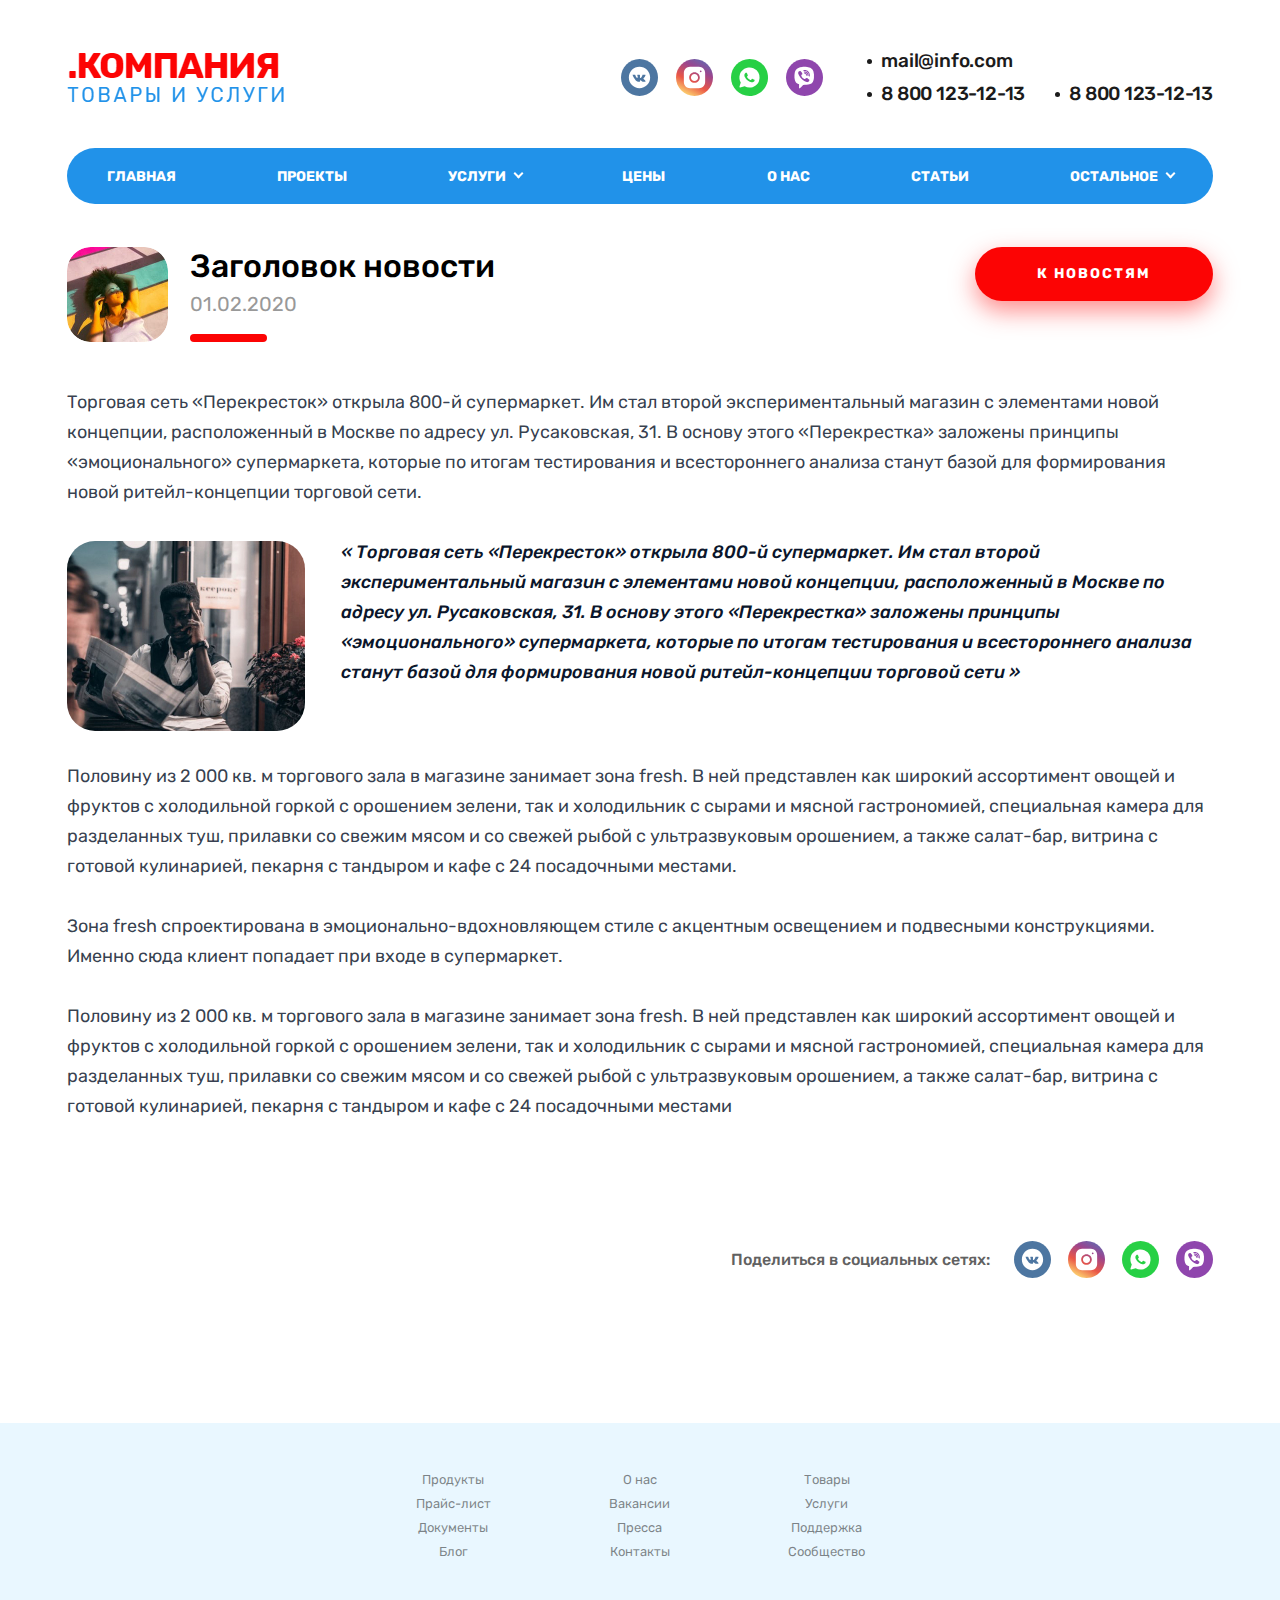
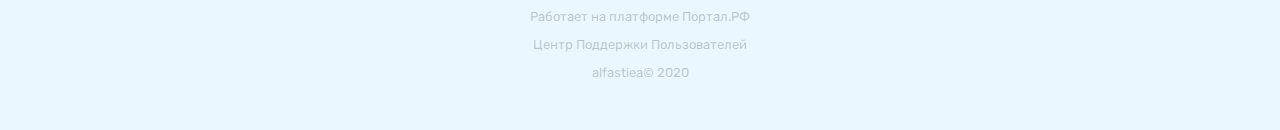
<file: article.html>
<!DOCTYPE html>
<html lang="ru">
	<head>
		<meta http-equiv="Content-Type" content="text/html; charset=utf-8">
		<!-- Переключение IE в последнию версию, на случай если в настройках пользователя стоит меньшая -->
		<meta http-equiv="X-UA-Compatible" content="IE=edge">

		<!-- Адаптирование страницы для мобильных устройств -->
		<meta name="viewport" content="width=device-width, initial-scale=1, maximum-scale=1">

		<!-- Запрет распознования номера телефона -->
		<meta name="format-detection" content="telephone=no">
		<meta name="SKYPE_TOOLBAR" content ="SKYPE_TOOLBAR_PARSER_COMPATIBLE">

		<!-- Заголовок страницы -->
		<title>Заголовок страницы</title>

		<!-- Данное значение часто используют(использовали) поисковые системы -->
		<meta name="description" content="">
		<meta name="keywords" content="">

		<!-- Традиционная иконка сайта, размер 16x16, прозрачность поддерживается. Рекомендуемый формат: .ico или .png -->
		<link rel="shortcut icon" href="images/favicon.ico">

		<!-- Подключение шрифтов с гугла -->
		<link href="https://fonts.googleapis.com/css2?family=Rubik:ital,wght@0,300;0,400;0,500;0,700;0,900;1,300;1,400;1,500;1,700;1,900&display=swap" rel="stylesheet">

		<!-- Подключение файлов стилей -->
		<link rel="stylesheet" href="css/fancybox.css">
		<link rel="stylesheet" href="css/owl.carousel.css">
		<link rel="stylesheet" href="css/ion.rangeSlider.css">
		<link rel="stylesheet" href="css/styles.css">

		<link rel="stylesheet" href="css/response_1185.css" media="(max-width: 1185px)">
		<link rel="stylesheet" href="css/response_1023.css" media="(max-width: 1023px)">
		<link rel="stylesheet" href="css/response_767.css" media="(max-width: 767px)">
		<link rel="stylesheet" href="css/response_479.css" media="(max-width: 479px)">
	</head>

	<body>
		<div class="wrap">
			<div class="main">
				<!-- Шапка -->
				<header>
					<button type="button" class="close">
						<span></span>
						<span></span>
					</button>


					<div class="mob_scroll">
						<div class="info">
							<div class="cont flex">

								<div class="logo">
									<a href="/">
										<img src="images/logo.png" alt="">
									</a>
								</div>


								<div class="socials">
									<a href="/" target="_blank" rel="noopener nofollow">
										<img src="images/ic_soc1.svg" alt="">
									</a>

									<a href="/" target="_blank" rel="noopener nofollow">
										<img src="images/ic_soc2.svg" alt="">
									</a>

									<a href="/" target="_blank" rel="noopener nofollow">
										<img src="images/ic_soc3.svg" alt="">
									</a>

									<a href="/" target="_blank" rel="noopener nofollow">
										<img src="images/ic_soc4.svg" alt="">
									</a>
								</div>


								<div class="contacts">
									<div class="email">
										<a href="mailto:mail@info.com">mail@info.com</a>
									</div>

									<div class="phones">
										<div><a href="tel:88001231213">8 800 123-12-13</a></div>

										<div><a href="tel:88001231213">8 800 123-12-13</a></div>
									</div>
								</div>

							</div>
						</div>


						<div class="bottom">
							<div class="cont">

								<ul class="menu flex">
									<li class="item">
										<a href="/">ГЛАВНАЯ</a>
									</li>

									<li class="item">
										<a href="/">ПРОЕКТЫ</a>
									</li>

									<li class="item">
										<a href="#" class="sub_link">
											<span>УСЛУГИ</span>
										</a>

										<div class="sub_menu">
											<div><a href="/">Пункт меню</a></div>
											<div><a href="/">Пункт меню</a></div>
											<div><a href="/">Пункт меню</a></div>
										</div>
									</li>

									<li class="item">
										<a href="/">ЦЕНЫ</a>
									</li>

									<li class="item">
										<a href="/">О НАС</a>
									</li>

									<li class="item">
										<a href="/">СТАТЬИ</a>
									</li>

									<li class="item">
										<a href="/">Пункт меню</a>
									</li>

									<li class="item">
										<a href="/" class="sub_link">
											<span>Пункт меню</span>
										</a>

										<div class="sub_menu">
											<div><a href="/">Пункт меню</a></div>
											<div><a href="/">Пункт меню</a></div>
											<div><a href="/">Пункт меню</a></div>
										</div>
									</li>

									<li class="item">
										<a href="/">Пункт меню</a>
									</li>
								</ul>

							</div>
						</div>
					</div>
				</header>


				<div class="mob_header">
					<div class="cont">

						<div class="logo">
							<a href="/">
								<img src="images/logo.png" alt="">
							</a>
						</div>


						<div class="bg">
							<div class="contacts">
								<a href="/">
									<img data-src="images/ic_phone.svg" alt="" class="lozad">
								</a>

								<a href="/">
									<img data-src="images/ic_phone2.svg" alt="" class="lozad">
								</a>

								<a href="/">
									<img data-src="images/ic_email.svg" alt="" class="lozad">
								</a>
							</div>

							<div class="socials">
								<a href="/" target="_blank" rel="noopener nofollow">
									<img src="images/ic_soc1.svg" alt="">
								</a>

								<a href="/" target="_blank" rel="noopener nofollow">
									<img src="images/ic_soc2.svg" alt="">
								</a>

								<a href="/" target="_blank" rel="noopener nofollow">
									<img src="images/ic_soc3.svg" alt="">
								</a>

								<a href="/" target="_blank" rel="noopener nofollow">
									<img src="images/ic_soc4.svg" alt="">
								</a>
							</div>
						</div>


						<button type="button" class="mob_menu_link">
							<span></span>
							<span></span>
							<span></span>
						</button>

					</div>
				</div>
				<!-- End Шапка -->


				<!-- Основная часть -->
				<section class="article_info block">
					<div class="cont">

						<div class="head">
							<div class="data">
								<div class="thumb">
									<img data-src="images/tmp/article_info_thumb.jpg" alt="" class="lozad">
								</div>

								<div class="info">
									<h1 class="title">Заголовок новости</h1>
									<div class="date">01.02.2020</div>
								</div>
							</div>

							<a href="/" class="all_link">К НОВОСТЯМ</a>
						</div>


						<div class="text_block">
							<p>
								Торговая сеть «Перекресток» открыла 800-й супермаркет. Им стал второй экспериментальный магазин с элементами новой концепции, расположенный в Москве по адресу ул. Русаковская, 31. В основу этого «Перекрестка» заложены принципы «эмоционального» супермаркета, которые по итогам тестирования и всестороннего анализа станут базой для формирования новой ритейл-концепции торговой сети.
							</p>

							<a class="fancy_img" href="images/tmp/text_img.jpg"><img src="images/tmp/text_img.jpg" alt="" class="left"></a>

							<blockquote>
								« Торговая сеть «Перекресток» открыла 800-й супермаркет. Им стал второй экспериментальный магазин с элементами новой концепции, расположенный в Москве по адресу ул. Русаковская, 31. В основу этого «Перекрестка» заложены принципы «эмоционального» супермаркета, которые по итогам тестирования и всестороннего анализа станут базой для формирования новой ритейл-концепции торговой сети »
							</blockquote>
							<div class="clear"></div>

							<p>
								Половину из 2 000 кв. м торгового зала в магазине занимает зона fresh. В ней представлен как широкий ассортимент овощей и фруктов с холодильной горкой с орошением зелени, так и холодильник с сырами и мясной гастрономией, специальная камера для разделанных туш, прилавки со свежим мясом и со свежей рыбой с ультразвуковым орошением, а также салат-бар, витрина с готовой кулинарией, пекарня с тандыром и кафе с 24 посадочными местами.
							</p>

							<p>
								Зона fresh спроектирована в эмоционально-вдохновляющем стиле с акцентным освещением и подвесными конструкциями. Именно сюда клиент попадает при входе в супермаркет.
							</p>

							<p>
								Половину из 2 000 кв. м торгового зала в магазине занимает зона fresh. В ней представлен как широкий ассортимент овощей и фруктов с холодильной горкой с орошением зелени, так и холодильник с сырами и мясной гастрономией, специальная камера для разделанных туш, прилавки со свежим мясом и со свежей рыбой с ультразвуковым орошением, а также салат-бар, витрина с готовой кулинарией, пекарня с тандыром и кафе с 24 посадочными местами
							</p>
						</div>

					</div>
				</section>


				<section class="comments block">
					<div class="cont">

						<div class="share">
							<div class="name">Поделиться в социальных сетях:</div>

							<div class="flex">
								<a href="/" target="_blank" rel="noopener nofollow">
									<img src="images/ic_soc1.svg" alt="">
								</a>

								<a href="/" target="_blank" rel="noopener nofollow">
									<img src="images/ic_soc2.svg" alt="">
								</a>

								<a href="/" target="_blank" rel="noopener nofollow">
									<img src="images/ic_soc3.svg" alt="">
								</a>

								<a href="/" target="_blank" rel="noopener nofollow">
									<img src="images/ic_soc4.svg" alt="">
								</a>
							</div>
						</div>


						<div class="vk_comments">
							<img data-src="images/tmp/vk_comments_img.jpg" alt="" class="lozad">
						</div>

					</div>
				</section>
				<!-- End Основная часть -->
			</div>


			<!-- Подвал -->
			<footer>
				<div class="cont">

					<div class="links">
						<div><a href="/">Продукты</a></div>
						<div><a href="/">Прайс-лист</a></div>
						<div><a href="/">Документы</a></div>
						<div><a href="/">Блог</a></div>
						<div><a href="/">О нас</a></div>
						<div><a href="/">Вакансии</a></div>
						<div><a href="/">Пресса</a></div>
						<div><a href="/">Контакты</a></div>
						<div><a href="/">Товары</a></div>
						<div><a href="/">Услуги</a></div>
						<div><a href="/">Поддержка</a></div>
						<div><a href="/">Сообщество</a></div>
					</div>


					<div class="creator">
						Работает на платформе
						<a href="/" target="_blank" rel="noopener">Портал.РФ</a>
					</div>

					<div class="support">
						<a href="/">Центр Поддержки Пользователей</a>
					</div>


					<div class="copyright">
						alfastiea&copy; 2020
					</div>

				</div>
			</footer>
			<!-- End Подвал -->
		</div>


		<div class="buttonUp">
			<button type="button"></button>
		</div>


		<div class="overlay"></div>

		<div class="supports_error">
			Ваш браузер устарел рекомендуем обновить его до последней версии<br> или использовать другой более современный.
		</div>


		<!-- Подключение javascript файлов -->
		<script src="js/jquery-3.4.1.min.js"></script>
		<script src="js/jquery-migrate-1.4.1.min.js"></script>
		<script src="js/lozad.min.js"></script>
		<script src="js/owl.carousel.min.js"></script>
		<script src="js/inputmask.min.js"></script>
		<script src="js/nice-select.js"></script>
		<script src="js/flexmenu.min.js"></script>
		<script src="js/fancybox.min.js"></script>
		<script src="js/ion.rangeSlider.min.js"></script>
		<script src="js/countdown.js"></script>
		<script src="js/before-after.min.js"></script>
		<script src="js/fancybox.min.js"></script>
		<script src="js/functions.js"></script>
		<script src="js/scripts.js"></script>
	</body>
</html>
</file>
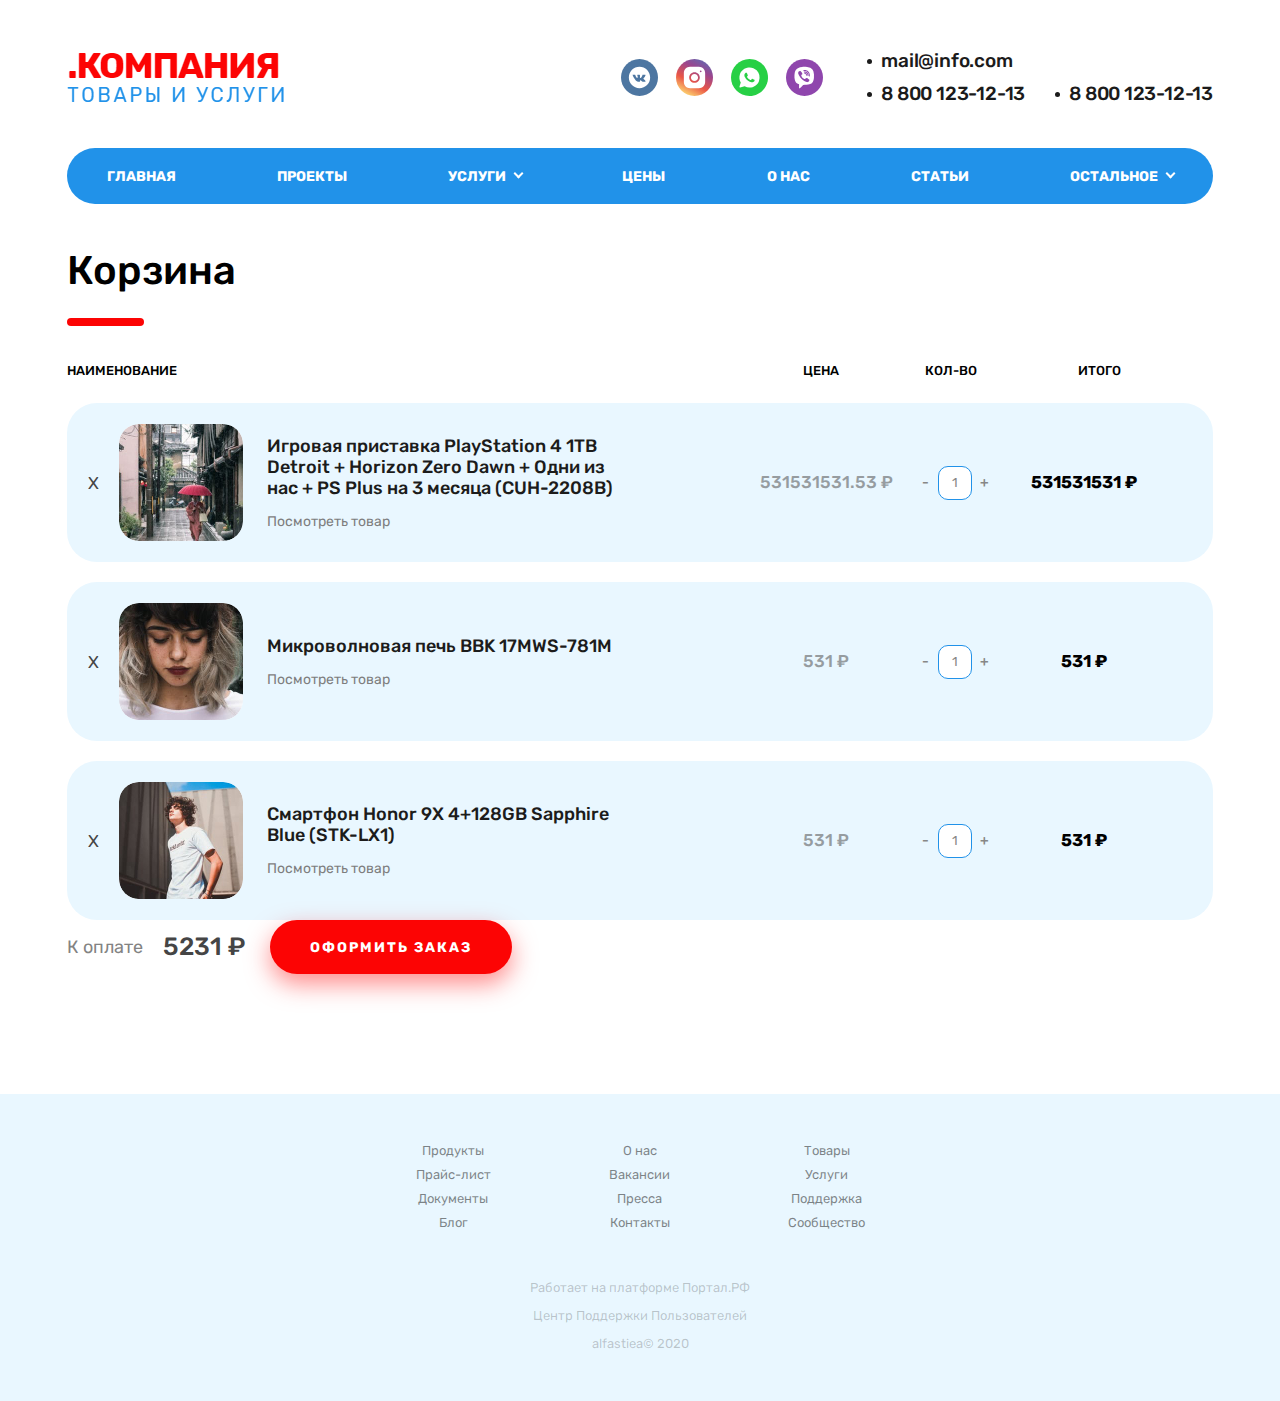
<file: cart.html>
<!DOCTYPE html>
<html lang="ru">
	<head>
		<meta http-equiv="Content-Type" content="text/html; charset=utf-8">
		<!-- Переключение IE в последнию версию, на случай если в настройках пользователя стоит меньшая -->
		<meta http-equiv="X-UA-Compatible" content="IE=edge">

		<!-- Адаптирование страницы для мобильных устройств -->
		<meta name="viewport" content="width=device-width, initial-scale=1, maximum-scale=1">

		<!-- Запрет распознования номера телефона -->
		<meta name="format-detection" content="telephone=no">
		<meta name="SKYPE_TOOLBAR" content ="SKYPE_TOOLBAR_PARSER_COMPATIBLE">

		<!-- Заголовок страницы -->
		<title>Заголовок страницы</title>

		<!-- Данное значение часто используют(использовали) поисковые системы -->
		<meta name="description" content="">
		<meta name="keywords" content="">

		<!-- Традиционная иконка сайта, размер 16x16, прозрачность поддерживается. Рекомендуемый формат: .ico или .png -->
		<link rel="shortcut icon" href="images/favicon.ico">

		<!-- Подключение шрифтов с гугла -->
		<link href="https://fonts.googleapis.com/css2?family=Rubik:ital,wght@0,300;0,400;0,500;0,700;0,900;1,300;1,400;1,500;1,700;1,900&display=swap" rel="stylesheet">

		<!-- Подключение файлов стилей -->
		<link rel="stylesheet" href="css/fancybox.css">
		<link rel="stylesheet" href="css/owl.carousel.css">
		<link rel="stylesheet" href="css/ion.rangeSlider.css">
		<link rel="stylesheet" href="css/styles.css">

		<link rel="stylesheet" href="css/response_1185.css" media="(max-width: 1185px)">
		<link rel="stylesheet" href="css/response_1023.css" media="(max-width: 1023px)">
		<link rel="stylesheet" href="css/response_767.css" media="(max-width: 767px)">
		<link rel="stylesheet" href="css/response_479.css" media="(max-width: 479px)">
	</head>

	<body>
		<div class="wrap">
			<div class="main">
				<!-- Шапка -->
				<header>
					<button type="button" class="close">
						<span></span>
						<span></span>
					</button>


					<div class="mob_scroll">
						<div class="info">
							<div class="cont flex">

								<div class="logo">
									<a href="/">
										<img src="images/logo.png" alt="">
									</a>
								</div>


								<div class="socials">
									<a href="/" target="_blank" rel="noopener nofollow">
										<img src="images/ic_soc1.svg" alt="">
									</a>

									<a href="/" target="_blank" rel="noopener nofollow">
										<img src="images/ic_soc2.svg" alt="">
									</a>

									<a href="/" target="_blank" rel="noopener nofollow">
										<img src="images/ic_soc3.svg" alt="">
									</a>

									<a href="/" target="_blank" rel="noopener nofollow">
										<img src="images/ic_soc4.svg" alt="">
									</a>
								</div>


								<div class="contacts">
									<div class="email">
										<a href="mailto:mail@info.com">mail@info.com</a>
									</div>

									<div class="phones">
										<div><a href="tel:88001231213">8 800 123-12-13</a></div>

										<div><a href="tel:88001231213">8 800 123-12-13</a></div>
									</div>
								</div>

							</div>
						</div>


						<div class="bottom">
							<div class="cont">

								<ul class="menu flex">
									<li class="item">
										<a href="/">ГЛАВНАЯ</a>
									</li>

									<li class="item">
										<a href="/">ПРОЕКТЫ</a>
									</li>

									<li class="item">
										<a href="#" class="sub_link">
											<span>УСЛУГИ</span>
										</a>

										<div class="sub_menu">
											<div><a href="/">Пункт меню</a></div>
											<div><a href="/">Пункт меню</a></div>
											<div><a href="/">Пункт меню</a></div>
										</div>
									</li>

									<li class="item">
										<a href="/">ЦЕНЫ</a>
									</li>

									<li class="item">
										<a href="/">О НАС</a>
									</li>

									<li class="item">
										<a href="/">СТАТЬИ</a>
									</li>

									<li class="item">
										<a href="/">Пункт меню</a>
									</li>

									<li class="item">
										<a href="/" class="sub_link">
											<span>Пункт меню</span>
										</a>

										<div class="sub_menu">
											<div><a href="/">Пункт меню</a></div>
											<div><a href="/">Пункт меню</a></div>
											<div><a href="/">Пункт меню</a></div>
										</div>
									</li>

									<li class="item">
										<a href="/">Пункт меню</a>
									</li>
								</ul>

							</div>
						</div>
					</div>
				</header>


				<div class="mob_header">
					<div class="cont">

						<div class="logo">
							<a href="/">
								<img src="images/logo.png" alt="">
							</a>
						</div>


						<div class="bg">
							<div class="contacts">
								<a href="/">
									<img data-src="images/ic_phone.svg" alt="" class="lozad">
								</a>

								<a href="/">
									<img data-src="images/ic_phone2.svg" alt="" class="lozad">
								</a>

								<a href="/">
									<img data-src="images/ic_email.svg" alt="" class="lozad">
								</a>
							</div>

							<div class="socials">
								<a href="/" target="_blank" rel="noopener nofollow">
									<img src="images/ic_soc1.svg" alt="">
								</a>

								<a href="/" target="_blank" rel="noopener nofollow">
									<img src="images/ic_soc2.svg" alt="">
								</a>

								<a href="/" target="_blank" rel="noopener nofollow">
									<img src="images/ic_soc3.svg" alt="">
								</a>

								<a href="/" target="_blank" rel="noopener nofollow">
									<img src="images/ic_soc4.svg" alt="">
								</a>
							</div>
						</div>


						<button type="button" class="mob_menu_link">
							<span></span>
							<span></span>
							<span></span>
						</button>

					</div>
				</div>
				<!-- End Шапка -->


				<!-- Основная часть -->
				<section class="cart_info block">
					<div class="cont">

						<div class="block_head">
							<div class="title">Корзина</div>
						</div>


						<div class="titles">
							<div class="col_name">Наименование</div>
							<div class="col_price">Цена</div>
							<div class="col_amount">Кол-Во</div>
							<div class="cal_total">Итого</div>
						</div>


						<div class="product">
							<div class="thumb">
								<div class="product_delete">X</div>
								<a href="/">
									<img data-src="images/tmp/cart_product_thumb.jpg" alt="" class="lozad">
								</a>
							</div>

							<div class="info">
								<div class="name">
									<a href="/">Игровая приставка PlayStation 4 1TB Detroit + Horizon Zero Dawn + Одни из нас + PS Plus на 3 месяца (CUH-2208B)</a>
								</div>

								<div class="video_link">
									<a href="/">Посмотреть товар</a>
								</div>
							</div>

							<div class="price" data-column="Цена" data-price="531531531">531531531.53 ₽</div>

							<div class="amount" data-column="Кол-Во">
								<div class="box">
								    <button type="button" class="minus update_price">-</button>

								    <input type="number" value="1" class="input update_price"
								      data-minimum="1" data-maximum="99" data-step="1" data-unit="" maxlength="2">

								    <button type="button" class="plus update_price">+</button>
								</div>
							</div>

							<div class="price total" data-column="Итого">
								<span>531531531</span> ₽
							</div>
						</div>


						<div class="product">
							<div class="thumb">
								<div class="product_delete">X</div>
								<a href="/">
									<img data-src="images/tmp/cart_product_thumb2.jpg" alt="" class="lozad">
								</a>
							</div>

							<div class="info">
								<div class="name">
									<a href="/">Микроволновая печь BBK 17MWS-781M</a>
								</div>

								<div class="video_link">
									<a href="/">Посмотреть товар</a>
								</div>
							</div>

							<div class="price" data-column="Цена" data-price="531">531 ₽</div>

							<div class="amount" data-column="Кол-Во">
								<div class="box">
								    <button type="button" class="minus update_price">-</button>

								    <input type="number" value="1" class="input update_price"
								      data-minimum="1" data-maximum="99" data-step="1" data-unit="" maxlength="2">

								    <button type="button" class="plus update_price">+</button>
								</div>
							</div>

							<div class="price total" data-column="Итого">
								<span>531</span> ₽
							</div>
						</div>


						<div class="product">
							<div class="thumb">
								<div class="product_delete">X</div>
								<a href="/">
									<img data-src="images/tmp/cart_product_thumb3.jpg" alt="" class="lozad">
								</a>
							</div>

							<div class="info">
								<div class="name">
									<a href="/">Смартфон Honor 9X 4+128GB Sapphire Blue (STK-LX1)</a>
								</div>

								<div class="video_link">
									<a href="/">Посмотреть товар</a>
								</div>
							</div>

							<div class="price" data-column="Цена" data-price="531">531 ₽</div>

							<div class="amount" data-column="Кол-Во">
								<div class="box">
								    <button type="button" class="minus update_price">-</button>

								    <input type="number" value="1" class="input update_price"
								      data-minimum="1" data-maximum="99" data-step="1" data-unit="" maxlength="2">

								    <button type="button" class="plus update_price">+</button>
								</div>
							</div>

							<div class="price total" data-column="Итого">
								<span>531</span> ₽
							</div>
						</div>


						<div class="cart_total">
							К оплате <div class="val"><span>5231</span> ₽</div>

							<a href="/" class="checkout_link">ОФОРМИТЬ ЗАКАЗ</a>
						</div>

					</div>
				</section>
				<!-- End Основная часть -->
			</div>


			<!-- Подвал -->
			<footer>
				<div class="cont">

					<div class="links">
						<div><a href="/">Продукты</a></div>
						<div><a href="/">Прайс-лист</a></div>
						<div><a href="/">Документы</a></div>
						<div><a href="/">Блог</a></div>
						<div><a href="/">О нас</a></div>
						<div><a href="/">Вакансии</a></div>
						<div><a href="/">Пресса</a></div>
						<div><a href="/">Контакты</a></div>
						<div><a href="/">Товары</a></div>
						<div><a href="/">Услуги</a></div>
						<div><a href="/">Поддержка</a></div>
						<div><a href="/">Сообщество</a></div>
					</div>


					<div class="creator">
						Работает на платформе
						<a href="/" target="_blank" rel="noopener">Портал.РФ</a>
					</div>

					<div class="support">
						<a href="/">Центр Поддержки Пользователей</a>
					</div>


					<div class="copyright">
						alfastiea&copy; 2020
					</div>

				</div>
			</footer>
			<!-- End Подвал -->
		</div>


		<div class="buttonUp">
			<button type="button"></button>
		</div>


		<div class="overlay"></div>

		<div class="supports_error">
			Ваш браузер устарел рекомендуем обновить его до последней версии<br> или использовать другой более современный.
		</div>


		<!-- Подключение javascript файлов -->
		<script src="js/jquery-3.4.1.min.js"></script>
		<script src="js/jquery-migrate-1.4.1.min.js"></script>
		<script src="js/lozad.min.js"></script>
		<script src="js/owl.carousel.min.js"></script>
		<script src="js/inputmask.min.js"></script>
		<script src="js/nice-select.js"></script>
		<script src="js/flexmenu.min.js"></script>
		<script src="js/fancybox.min.js"></script>
		<script src="js/ion.rangeSlider.min.js"></script>
		<script src="js/countdown.js"></script>
		<script src="js/before-after.min.js"></script>
		<script src="js/functions.js"></script>
		<script src="js/scripts.js"></script>
	</body>
</html>
</file>
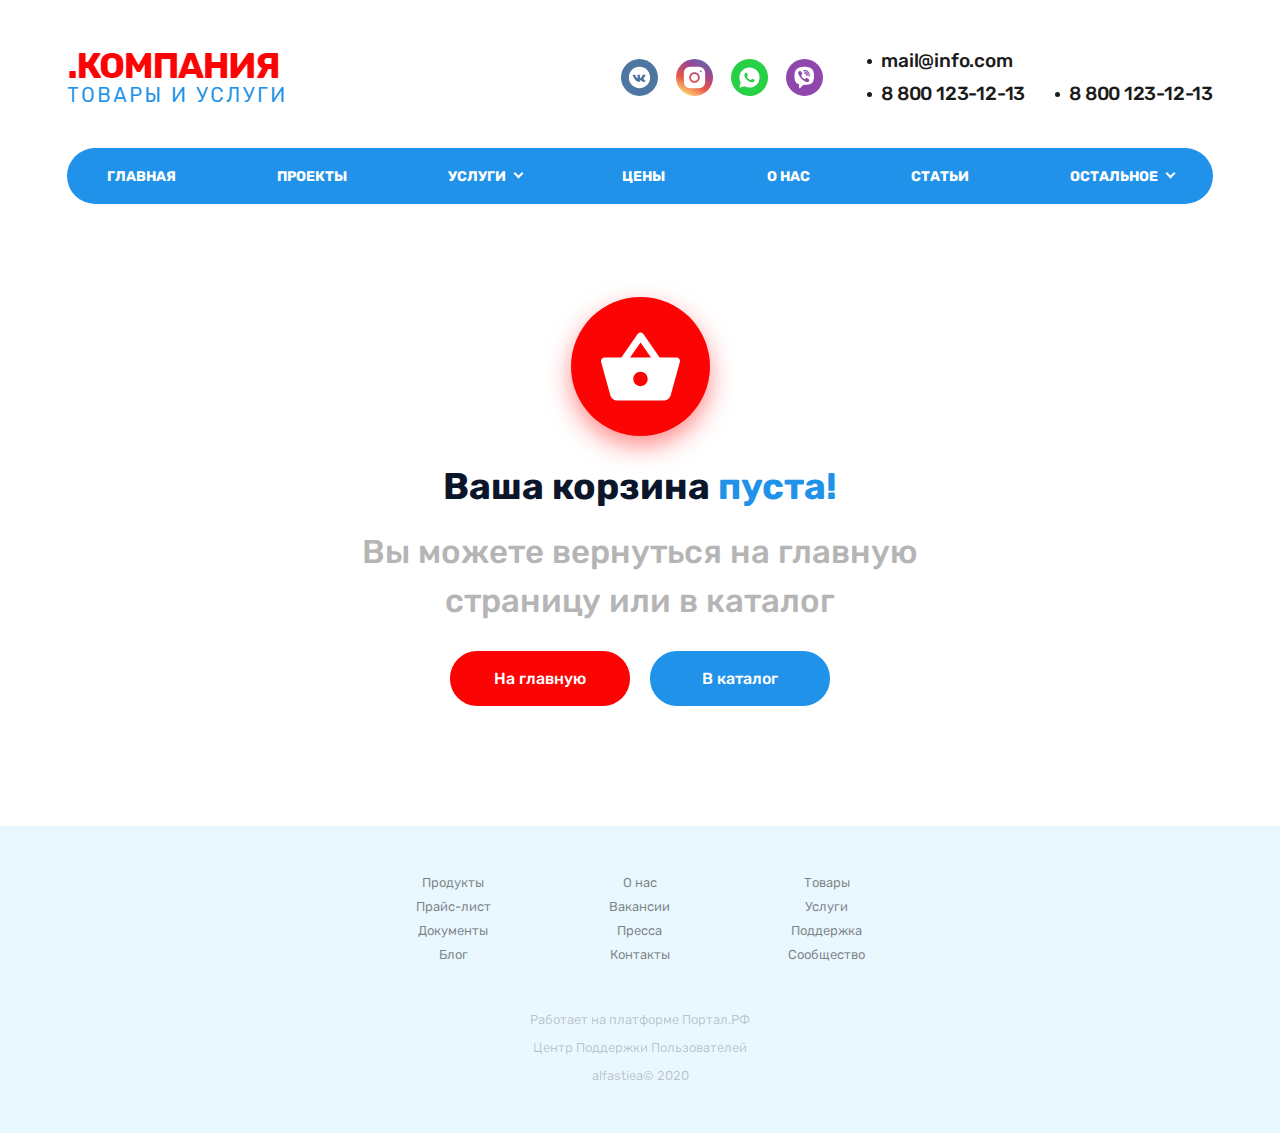
<file: cart_empty.html>
<!DOCTYPE html>
<html lang="ru">
	<head>
		<meta http-equiv="Content-Type" content="text/html; charset=utf-8">
		<!-- Переключение IE в последнию версию, на случай если в настройках пользователя стоит меньшая -->
		<meta http-equiv="X-UA-Compatible" content="IE=edge">

		<!-- Адаптирование страницы для мобильных устройств -->
		<meta name="viewport" content="width=device-width, initial-scale=1, maximum-scale=1">

		<!-- Запрет распознования номера телефона -->
		<meta name="format-detection" content="telephone=no">
		<meta name="SKYPE_TOOLBAR" content ="SKYPE_TOOLBAR_PARSER_COMPATIBLE">

		<!-- Заголовок страницы -->
		<title>Заголовок страницы</title>

		<!-- Данное значение часто используют(использовали) поисковые системы -->
		<meta name="description" content="">
		<meta name="keywords" content="">

		<!-- Традиционная иконка сайта, размер 16x16, прозрачность поддерживается. Рекомендуемый формат: .ico или .png -->
		<link rel="shortcut icon" href="images/favicon.ico">

		<!-- Подключение шрифтов с гугла -->
		<link href="https://fonts.googleapis.com/css2?family=Rubik:ital,wght@0,300;0,400;0,500;0,700;0,900;1,300;1,400;1,500;1,700;1,900&display=swap" rel="stylesheet">

		<!-- Подключение файлов стилей -->
		<link rel="stylesheet" href="css/fancybox.css">
		<link rel="stylesheet" href="css/owl.carousel.css">
		<link rel="stylesheet" href="css/ion.rangeSlider.css">
		<link rel="stylesheet" href="css/styles.css">

		<link rel="stylesheet" href="css/response_1185.css" media="(max-width: 1185px)">
		<link rel="stylesheet" href="css/response_1023.css" media="(max-width: 1023px)">
		<link rel="stylesheet" href="css/response_767.css" media="(max-width: 767px)">
		<link rel="stylesheet" href="css/response_479.css" media="(max-width: 479px)">
	</head>

	<body>
		<div class="wrap">
			<div class="main">
				<!-- Шапка -->
				<header>
					<button type="button" class="close">
						<span></span>
						<span></span>
					</button>


					<div class="mob_scroll">
						<div class="info">
							<div class="cont flex">

								<div class="logo">
									<a href="/">
										<img src="images/logo.png" alt="">
									</a>
								</div>


								<div class="socials">
									<a href="/" target="_blank" rel="noopener nofollow">
										<img src="images/ic_soc1.svg" alt="">
									</a>

									<a href="/" target="_blank" rel="noopener nofollow">
										<img src="images/ic_soc2.svg" alt="">
									</a>

									<a href="/" target="_blank" rel="noopener nofollow">
										<img src="images/ic_soc3.svg" alt="">
									</a>

									<a href="/" target="_blank" rel="noopener nofollow">
										<img src="images/ic_soc4.svg" alt="">
									</a>
								</div>


								<div class="contacts">
									<div class="email">
										<a href="mailto:mail@info.com">mail@info.com</a>
									</div>

									<div class="phones">
										<div><a href="tel:88001231213">8 800 123-12-13</a></div>

										<div><a href="tel:88001231213">8 800 123-12-13</a></div>
									</div>
								</div>

							</div>
						</div>


						<div class="bottom">
							<div class="cont">

								<ul class="menu flex">
									<li class="item">
										<a href="/">ГЛАВНАЯ</a>
									</li>

									<li class="item">
										<a href="/">ПРОЕКТЫ</a>
									</li>

									<li class="item">
										<a href="#" class="sub_link">
											<span>УСЛУГИ</span>
										</a>

										<div class="sub_menu">
											<div><a href="/">Пункт меню</a></div>
											<div><a href="/">Пункт меню</a></div>
											<div><a href="/">Пункт меню</a></div>
										</div>
									</li>

									<li class="item">
										<a href="/">ЦЕНЫ</a>
									</li>

									<li class="item">
										<a href="/">О НАС</a>
									</li>

									<li class="item">
										<a href="/">СТАТЬИ</a>
									</li>

									<li class="item">
										<a href="/">Пункт меню</a>
									</li>

									<li class="item">
										<a href="/" class="sub_link">
											<span>Пункт меню</span>
										</a>

										<div class="sub_menu">
											<div><a href="/">Пункт меню</a></div>
											<div><a href="/">Пункт меню</a></div>
											<div><a href="/">Пункт меню</a></div>
										</div>
									</li>

									<li class="item">
										<a href="/">Пункт меню</a>
									</li>
								</ul>

							</div>
						</div>
					</div>
				</header>


				<div class="mob_header">
					<div class="cont">

						<div class="logo">
							<a href="/">
								<img src="images/logo.png" alt="">
							</a>
						</div>


						<div class="bg">
							<div class="contacts">
								<a href="/">
									<img data-src="images/ic_phone.svg" alt="" class="lozad">
								</a>

								<a href="/">
									<img data-src="images/ic_phone2.svg" alt="" class="lozad">
								</a>

								<a href="/">
									<img data-src="images/ic_email.svg" alt="" class="lozad">
								</a>
							</div>

							<div class="socials">
								<a href="/" target="_blank" rel="noopener nofollow">
									<img src="images/ic_soc1.svg" alt="">
								</a>

								<a href="/" target="_blank" rel="noopener nofollow">
									<img src="images/ic_soc2.svg" alt="">
								</a>

								<a href="/" target="_blank" rel="noopener nofollow">
									<img src="images/ic_soc3.svg" alt="">
								</a>

								<a href="/" target="_blank" rel="noopener nofollow">
									<img src="images/ic_soc4.svg" alt="">
								</a>
							</div>
						</div>


						<button type="button" class="mob_menu_link">
							<span></span>
							<span></span>
							<span></span>
						</button>

					</div>
				</div>
				<!-- End Шапка -->


				<!-- Основная часть -->
				<section class="cart_empty block">
					<div class="cont">

						<div class="icon">
							<svg width="92" height="79" viewBox="0 0 92 79" fill="none" xmlns="http://www.w3.org/2000/svg">
								<path fill-rule="evenodd" clip-rule="evenodd" d="M45.9968 0.00160441C44.6644 0.038954 43.4298 0.705543 42.6727 1.79628L23.6999 29.1063H4.18799C1.42389 29.1063 -0.582667 31.72 0.153311 34.3685L10.8607 72.8932C11.8602 76.498 15.1544 79 18.9138 79H73.0798C76.8391 79 80.1374 76.498 81.141 72.8932L91.8484 34.3685C92.5802 31.72 90.5697 29.1063 87.8056 29.1063H68.3182L49.5659 1.81253C48.7634 0.644597 47.4188 -0.0376224 45.9968 0.00160441ZM46.0948 11.5005L58.1907 29.1063H33.8601L46.0948 11.5005ZM45.9968 45.7375C50.6176 45.7375 54.3602 49.4588 54.3602 54.0531C54.3602 58.6475 50.6176 62.3688 45.9968 62.3688C41.376 62.3688 37.6334 58.6475 37.6334 54.0531C37.6334 49.4588 41.376 45.7375 45.9968 45.7375Z" fill="white"/>
							</svg>

						</div>

						<div class="title">Ваша корзина <span>пуста!</span></div>

						<div class="desc">Вы можете вернуться на главную страницу или в каталог</div>

						<div class="links"><a href="/" class="link">На главную</a> <a href="/" class="link link_catalog">В каталог</a></div>

					</div>
				</section>
				<!-- End Основная часть -->
			</div>


			<!-- Подвал -->
			<footer>
				<div class="cont">

					<div class="links">
						<div><a href="/">Продукты</a></div>
						<div><a href="/">Прайс-лист</a></div>
						<div><a href="/">Документы</a></div>
						<div><a href="/">Блог</a></div>
						<div><a href="/">О нас</a></div>
						<div><a href="/">Вакансии</a></div>
						<div><a href="/">Пресса</a></div>
						<div><a href="/">Контакты</a></div>
						<div><a href="/">Товары</a></div>
						<div><a href="/">Услуги</a></div>
						<div><a href="/">Поддержка</a></div>
						<div><a href="/">Сообщество</a></div>
					</div>


					<div class="creator">
						Работает на платформе
						<a href="/" target="_blank" rel="noopener">Портал.РФ</a>
					</div>

					<div class="support">
						<a href="/">Центр Поддержки Пользователей</a>
					</div>


					<div class="copyright">
						alfastiea&copy; 2020
					</div>

				</div>
			</footer>
			<!-- End Подвал -->
		</div>


		<div class="buttonUp">
			<button type="button"></button>
		</div>


		<div class="overlay"></div>

		<div class="supports_error">
			Ваш браузер устарел рекомендуем обновить его до последней версии<br> или использовать другой более современный.
		</div>


		<!-- Подключение javascript файлов -->
		<script src="js/jquery-3.4.1.min.js"></script>
		<script src="js/jquery-migrate-1.4.1.min.js"></script>
		<script src="js/lozad.min.js"></script>
		<script src="js/owl.carousel.min.js"></script>
		<script src="js/inputmask.min.js"></script>
		<script src="js/nice-select.js"></script>
		<script src="js/flexmenu.min.js"></script>
		<script src="js/fancybox.min.js"></script>
		<script src="js/ion.rangeSlider.min.js"></script>
		<script src="js/countdown.js"></script>
		<script src="js/before-after.min.js"></script>
		<script src="js/functions.js"></script>
		<script src="js/scripts.js"></script>
	</body>
</html>
</file>
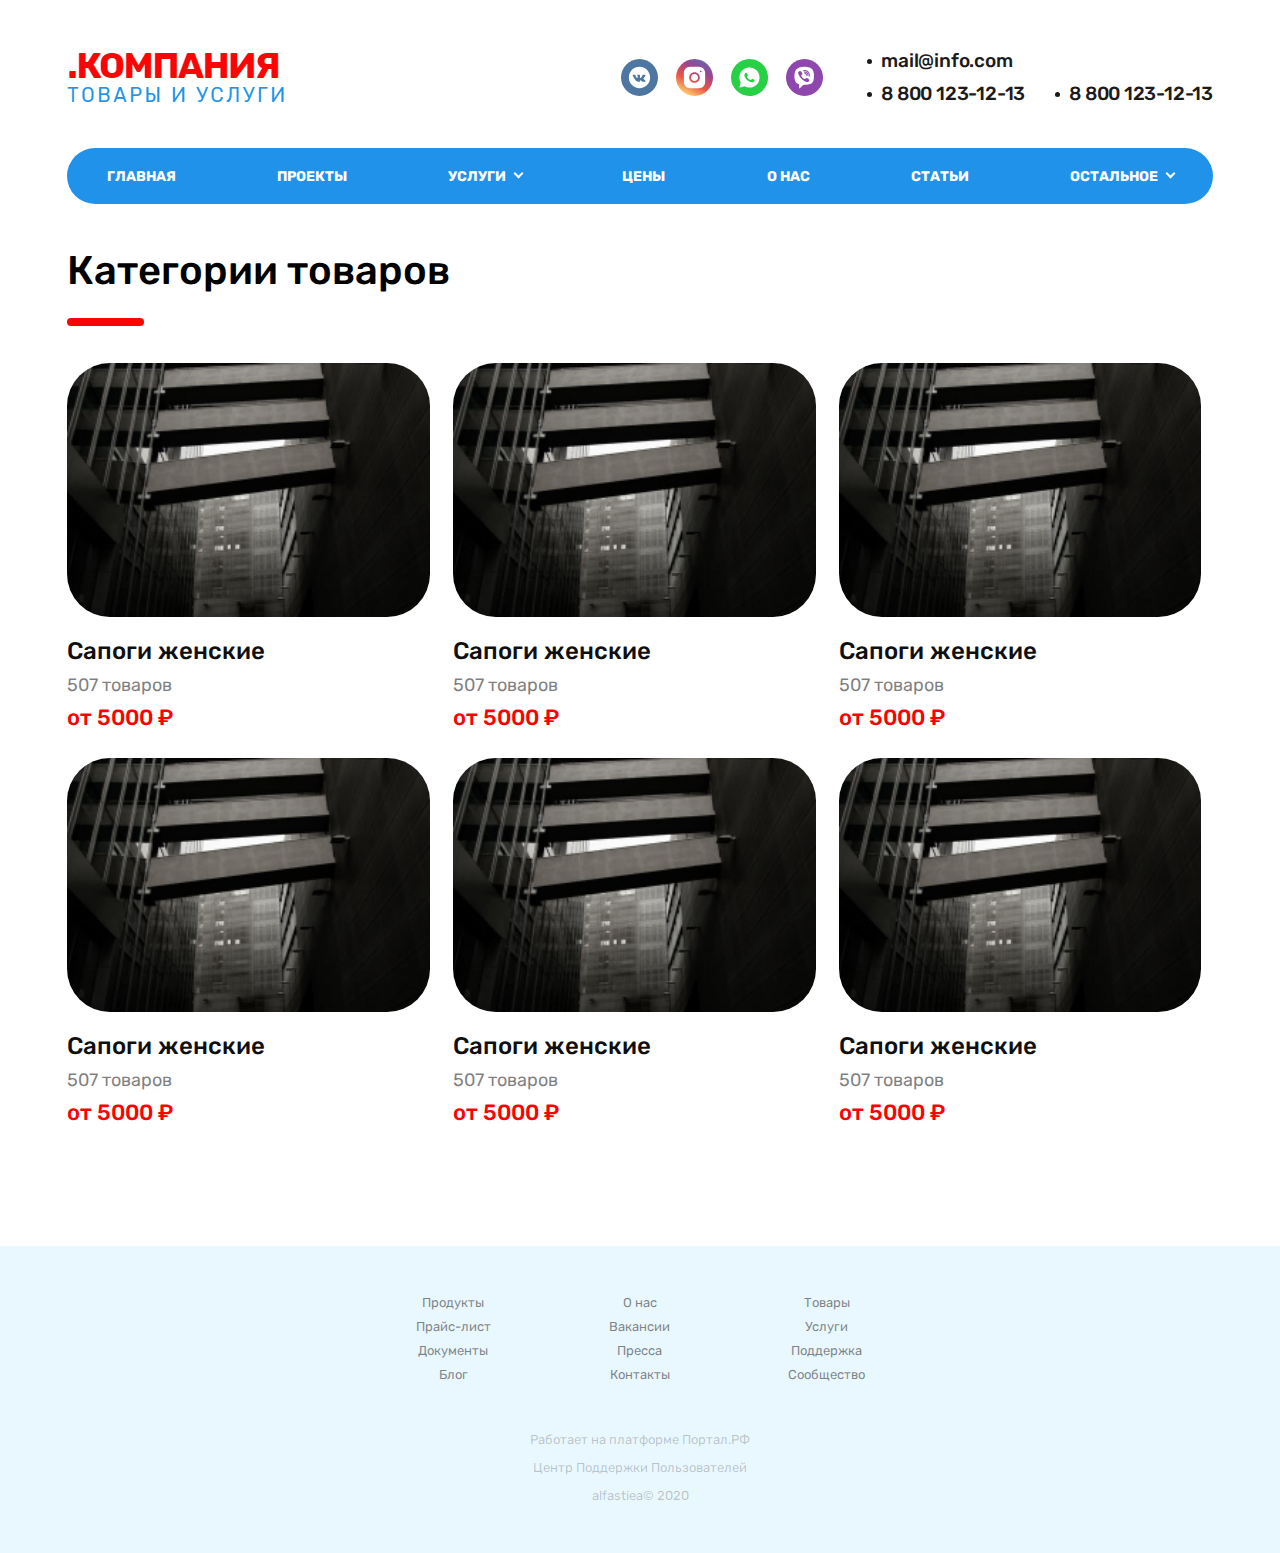
<file: cat.html>
<!DOCTYPE html>
<html lang="ru">
	<head>
		<meta http-equiv="Content-Type" content="text/html; charset=utf-8">
		<!-- Переключение IE в последнию версию, на случай если в настройках пользователя стоит меньшая -->
		<meta http-equiv="X-UA-Compatible" content="IE=edge">

		<!-- Адаптирование страницы для мобильных устройств -->
		<meta name="viewport" content="width=device-width, initial-scale=1, maximum-scale=1">

		<!-- Запрет распознования номера телефона -->
		<meta name="format-detection" content="telephone=no">
		<meta name="SKYPE_TOOLBAR" content ="SKYPE_TOOLBAR_PARSER_COMPATIBLE">

		<!-- Заголовок страницы -->
		<title>Заголовок страницы</title>

		<!-- Данное значение часто используют(использовали) поисковые системы -->
		<meta name="description" content="">
		<meta name="keywords" content="">

		<!-- Традиционная иконка сайта, размер 16x16, прозрачность поддерживается. Рекомендуемый формат: .ico или .png -->
		<link rel="shortcut icon" href="images/favicon.ico">

		<!-- Подключение шрифтов с гугла -->
		<link href="https://fonts.googleapis.com/css2?family=Rubik:ital,wght@0,300;0,400;0,500;0,700;0,900;1,300;1,400;1,500;1,700;1,900&display=swap" rel="stylesheet">

		<!-- Подключение файлов стилей -->
		<link rel="stylesheet" href="css/fancybox.css">
		<link rel="stylesheet" href="css/owl.carousel.css">
		<link rel="stylesheet" href="css/ion.rangeSlider.css">
		<link rel="stylesheet" href="css/styles.css">

		<link rel="stylesheet" href="css/response_1185.css" media="(max-width: 1185px)">
		<link rel="stylesheet" href="css/response_1023.css" media="(max-width: 1023px)">
		<link rel="stylesheet" href="css/response_767.css" media="(max-width: 767px)">
		<link rel="stylesheet" href="css/response_479.css" media="(max-width: 479px)">
	</head>

	<body>
		<div class="wrap">
			<div class="main">
				<!-- Шапка -->
				<header>
					<button type="button" class="close">
						<span></span>
						<span></span>
					</button>


					<div class="mob_scroll">
						<div class="info">
							<div class="cont flex">

								<div class="logo">
									<a href="/">
										<img src="images/logo.png" alt="">
									</a>
								</div>


								<div class="socials">
									<a href="/" target="_blank" rel="noopener nofollow">
										<img src="images/ic_soc1.svg" alt="">
									</a>

									<a href="/" target="_blank" rel="noopener nofollow">
										<img src="images/ic_soc2.svg" alt="">
									</a>

									<a href="/" target="_blank" rel="noopener nofollow">
										<img src="images/ic_soc3.svg" alt="">
									</a>

									<a href="/" target="_blank" rel="noopener nofollow">
										<img src="images/ic_soc4.svg" alt="">
									</a>
								</div>


								<div class="contacts">
									<div class="email">
										<a href="mailto:mail@info.com">mail@info.com</a>
									</div>

									<div class="phones">
										<div><a href="tel:88001231213">8 800 123-12-13</a></div>

										<div><a href="tel:88001231213">8 800 123-12-13</a></div>
									</div>
								</div>

							</div>
						</div>


						<div class="bottom">
							<div class="cont">

								<ul class="menu flex">
									<li class="item">
										<a href="/">ГЛАВНАЯ</a>
									</li>

									<li class="item">
										<a href="/">ПРОЕКТЫ</a>
									</li>

									<li class="item">
										<a href="#" class="sub_link">
											<span>УСЛУГИ</span>
										</a>

										<div class="sub_menu">
											<div><a href="/">Пункт меню</a></div>
											<div><a href="/">Пункт меню</a></div>
											<div><a href="/">Пункт меню</a></div>
										</div>
									</li>

									<li class="item">
										<a href="/">ЦЕНЫ</a>
									</li>

									<li class="item">
										<a href="/">О НАС</a>
									</li>

									<li class="item">
										<a href="/">СТАТЬИ</a>
									</li>

									<li class="item">
										<a href="/">Пункт меню</a>
									</li>

									<li class="item">
										<a href="/" class="sub_link">
											<span>Пункт меню</span>
										</a>

										<div class="sub_menu">
											<div><a href="/">Пункт меню</a></div>
											<div><a href="/">Пункт меню</a></div>
											<div><a href="/">Пункт меню</a></div>
										</div>
									</li>

									<li class="item">
										<a href="/">Пункт меню</a>
									</li>
								</ul>

							</div>
						</div>
					</div>
				</header>


				<div class="mob_header">
					<div class="cont">

						<div class="logo">
							<a href="/">
								<img src="images/logo.png" alt="">
							</a>
						</div>


						<div class="bg">
							<div class="contacts">
								<a href="/">
									<img data-src="images/ic_phone.svg" alt="" class="lozad">
								</a>

								<a href="/">
									<img data-src="images/ic_phone2.svg" alt="" class="lozad">
								</a>

								<a href="/">
									<img data-src="images/ic_email.svg" alt="" class="lozad">
								</a>
							</div>

							<div class="socials">
								<a href="/" target="_blank" rel="noopener nofollow">
									<img src="images/ic_soc1.svg" alt="">
								</a>

								<a href="/" target="_blank" rel="noopener nofollow">
									<img src="images/ic_soc2.svg" alt="">
								</a>

								<a href="/" target="_blank" rel="noopener nofollow">
									<img src="images/ic_soc3.svg" alt="">
								</a>

								<a href="/" target="_blank" rel="noopener nofollow">
									<img src="images/ic_soc4.svg" alt="">
								</a>
							</div>
						</div>


						<button type="button" class="mob_menu_link">
							<span></span>
							<span></span>
							<span></span>
						</button>

					</div>
				</div>
				<!-- End Шапка -->


				<!-- Основная часть -->
				<section class="products_category block">
					<div class="cont">

						<div class="block_head">
							<div class="title">Категории товаров</div>
						</div>


						<div class="flex mob_slider">
							<a href="/" class="product_category">
								<div class="img"><img data-src="images/tmp/product_thumb10.jpg" alt="" class="lozad"></div>

								<div class="info">
									<div class="name">Сапоги женские</div>

									<div class="counts">507 товаров</div>

									<div class="price">от 5000 ₽</div>
								</div>
							</a>
							<a href="/" class="product_category">
								<div class="img"><img data-src="images/tmp/product_thumb10.jpg" alt="" class="lozad"></div>

								<div class="info">
									<div class="name">Сапоги женские</div>

									<div class="counts">507 товаров</div>

									<div class="price">от 5000 ₽</div>
								</div>
							</a>
							<a href="/" class="product_category">
								<div class="img"><img data-src="images/tmp/product_thumb10.jpg" alt="" class="lozad"></div>

								<div class="info">
									<div class="name">Сапоги женские</div>

									<div class="counts">507 товаров</div>

									<div class="price">от 5000 ₽</div>
								</div>
							</a>
							<a href="/" class="product_category">
								<div class="img"><img data-src="images/tmp/product_thumb10.jpg" alt="" class="lozad"></div>

								<div class="info">
									<div class="name">Сапоги женские</div>

									<div class="counts">507 товаров</div>

									<div class="price">от 5000 ₽</div>
								</div>
							</a>
							<a href="/" class="product_category">
								<div class="img"><img data-src="images/tmp/product_thumb10.jpg" alt="" class="lozad"></div>

								<div class="info">
									<div class="name">Сапоги женские</div>

									<div class="counts">507 товаров</div>

									<div class="price">от 5000 ₽</div>
								</div>
							</a>
							<a href="/" class="product_category">
								<div class="img"><img data-src="images/tmp/product_thumb10.jpg" alt="" class="lozad"></div>

								<div class="info">
									<div class="name">Сапоги женские</div>

									<div class="counts">507 товаров</div>

									<div class="price">от 5000 ₽</div>
								</div>
							</a>


						</div>					
			
					</div>
				</section>
				<!-- End Основная часть -->
			</div>


			<!-- Подвал -->
			<footer>
				<div class="cont">

					<div class="links">
						<div><a href="/">Продукты</a></div>
						<div><a href="/">Прайс-лист</a></div>
						<div><a href="/">Документы</a></div>
						<div><a href="/">Блог</a></div>
						<div><a href="/">О нас</a></div>
						<div><a href="/">Вакансии</a></div>
						<div><a href="/">Пресса</a></div>
						<div><a href="/">Контакты</a></div>
						<div><a href="/">Товары</a></div>
						<div><a href="/">Услуги</a></div>
						<div><a href="/">Поддержка</a></div>
						<div><a href="/">Сообщество</a></div>
					</div>


					<div class="creator">
						Работает на платформе
						<a href="/" target="_blank" rel="noopener">Портал.РФ</a>
					</div>

					<div class="support">
						<a href="/">Центр Поддержки Пользователей</a>
					</div>


					<div class="copyright">
						alfastiea&copy; 2020
					</div>

				</div>
			</footer>
			<!-- End Подвал -->
		</div>


		<div class="buttonUp">
			<button type="button"></button>
		</div>


		<div class="overlay"></div>

		<div class="supports_error">
			Ваш браузер устарел рекомендуем обновить его до последней версии<br> или использовать другой более современный.
		</div>


		<!-- Подключение javascript файлов -->
		<script src="js/jquery-3.4.1.min.js"></script>
		<script src="js/jquery-migrate-1.4.1.min.js"></script>
		<script src="js/lozad.min.js"></script>
		<script src="js/owl.carousel.min.js"></script>
		<script src="js/inputmask.min.js"></script>
		<script src="js/nice-select.js"></script>
		<script src="js/flexmenu.min.js"></script>
		<script src="js/fancybox.min.js"></script>
		<script src="js/ion.rangeSlider.min.js"></script>
		<script src="js/countdown.js"></script>
		<script src="js/before-after.min.js"></script>
		<script src="js/functions.js"></script>
		<script src="js/scripts.js"></script>
	</body>
</html>
</file>
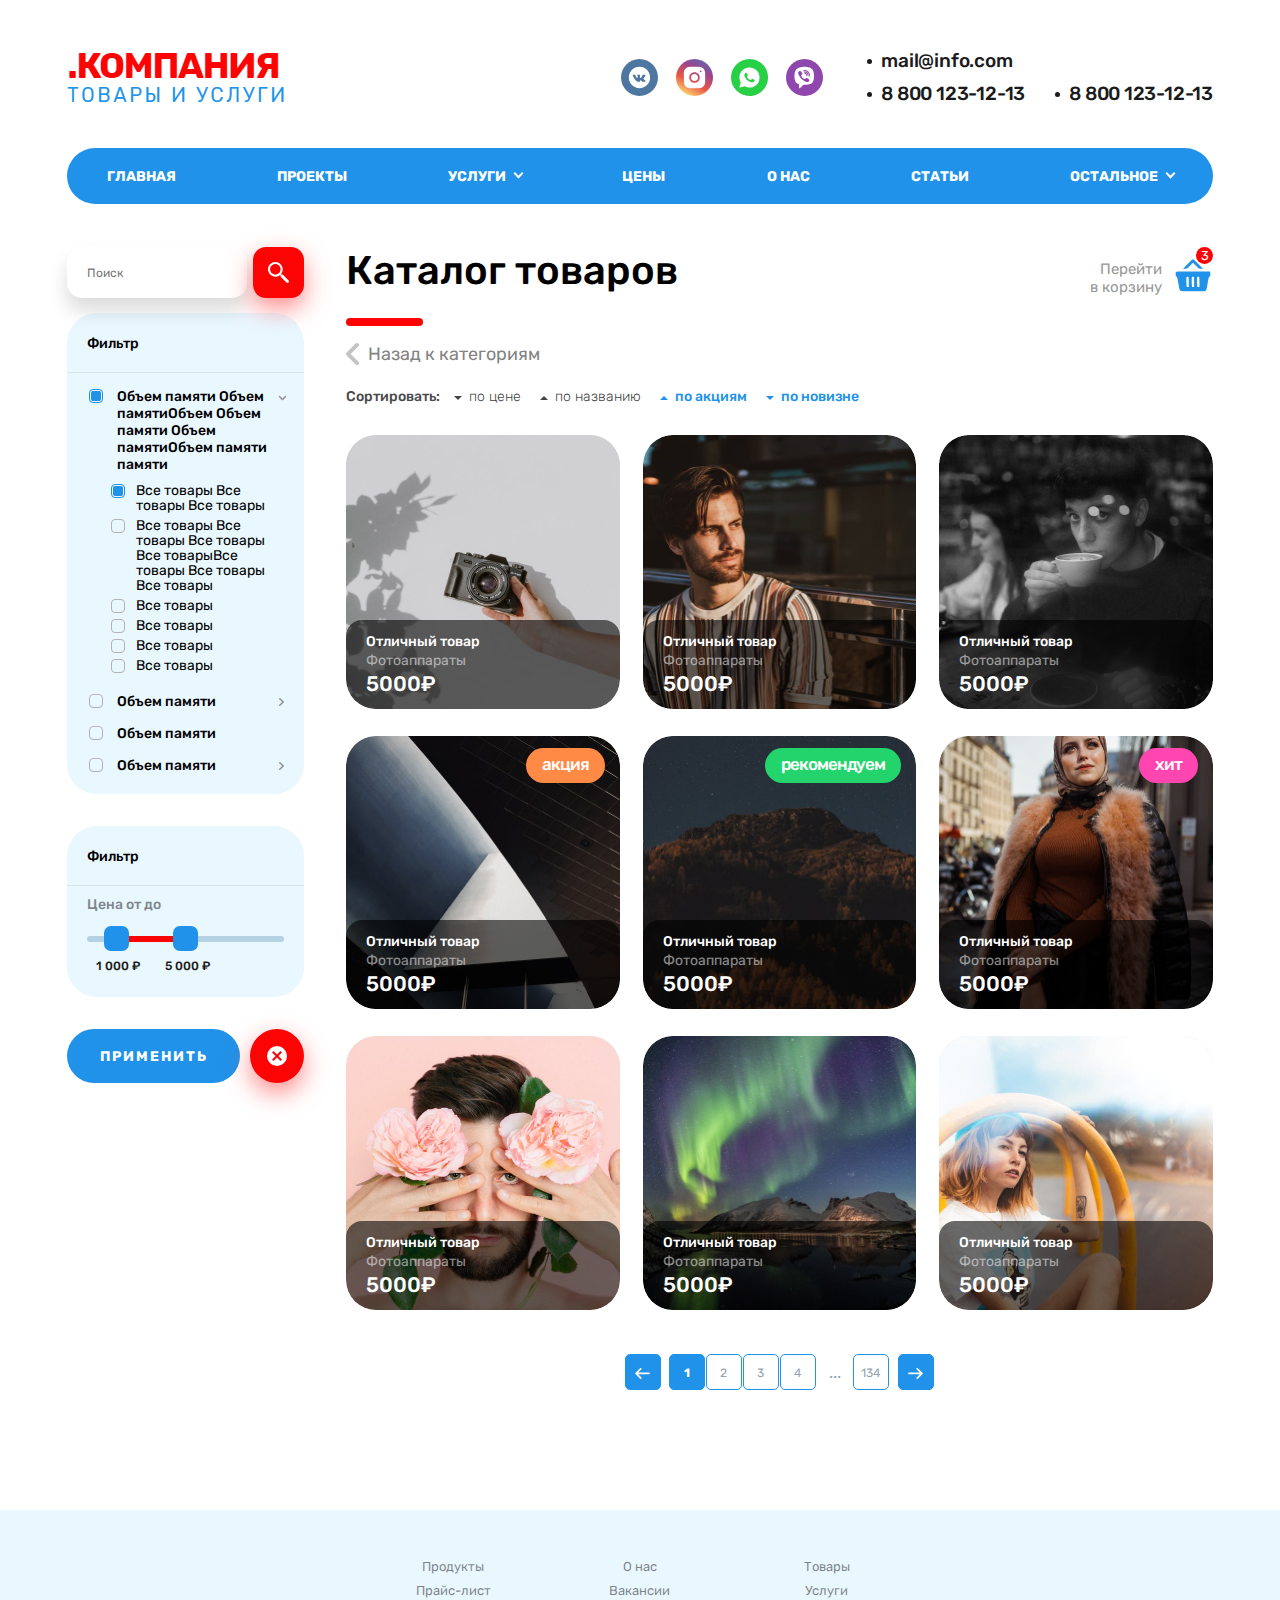
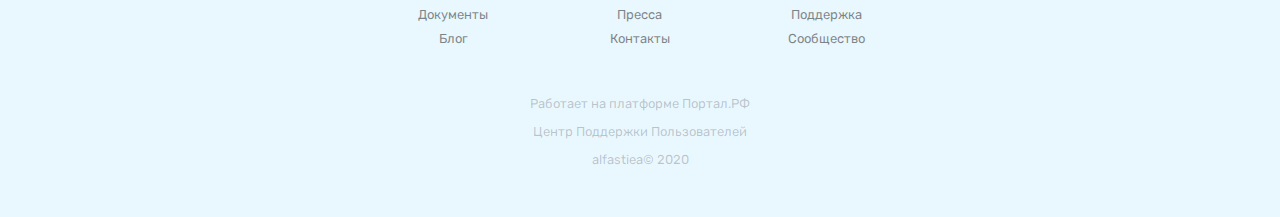
<file: category.html>
<!DOCTYPE html>
<html lang="ru">
	<head>
		<meta http-equiv="Content-Type" content="text/html; charset=utf-8">
		<!-- Переключение IE в последнию версию, на случай если в настройках пользователя стоит меньшая -->
		<meta http-equiv="X-UA-Compatible" content="IE=edge">

		<!-- Адаптирование страницы для мобильных устройств -->
		<meta name="viewport" content="width=device-width, initial-scale=1, maximum-scale=1">

		<!-- Запрет распознования номера телефона -->
		<meta name="format-detection" content="telephone=no">
		<meta name="SKYPE_TOOLBAR" content ="SKYPE_TOOLBAR_PARSER_COMPATIBLE">

		<!-- Заголовок страницы -->
		<title>Заголовок страницы</title>

		<!-- Данное значение часто используют(использовали) поисковые системы -->
		<meta name="description" content="">
		<meta name="keywords" content="">

		<!-- Традиционная иконка сайта, размер 16x16, прозрачность поддерживается. Рекомендуемый формат: .ico или .png -->
		<link rel="shortcut icon" href="images/favicon.ico">

		<!-- Подключение шрифтов с гугла -->
		<link href="https://fonts.googleapis.com/css2?family=Rubik:ital,wght@0,300;0,400;0,500;0,700;0,900;1,300;1,400;1,500;1,700;1,900&display=swap" rel="stylesheet">

		<!-- Подключение файлов стилей -->
		<link rel="stylesheet" href="css/fancybox.css">
		<link rel="stylesheet" href="css/owl.carousel.css">
		<link rel="stylesheet" href="css/ion.rangeSlider.css">
		<link rel="stylesheet" href="css/styles.css">

		<link rel="stylesheet" href="css/response_1185.css" media="(max-width: 1185px)">
		<link rel="stylesheet" href="css/response_1023.css" media="(max-width: 1023px)">
		<link rel="stylesheet" href="css/response_767.css" media="(max-width: 767px)">
		<link rel="stylesheet" href="css/response_479.css" media="(max-width: 479px)">
	</head>

	<body>
		<div class="wrap">
			<div class="main">
				<!-- Шапка -->
				<header>
					<button type="button" class="close">
						<span></span>
						<span></span>
					</button>


					<div class="mob_scroll">
						<div class="info">
							<div class="cont flex">

								<div class="logo">
									<a href="/">
										<img src="images/logo.png" alt="">
									</a>
								</div>


								<div class="socials">
									<a href="/" target="_blank" rel="noopener nofollow">
										<img src="images/ic_soc1.svg" alt="">
									</a>

									<a href="/" target="_blank" rel="noopener nofollow">
										<img src="images/ic_soc2.svg" alt="">
									</a>

									<a href="/" target="_blank" rel="noopener nofollow">
										<img src="images/ic_soc3.svg" alt="">
									</a>

									<a href="/" target="_blank" rel="noopener nofollow">
										<img src="images/ic_soc4.svg" alt="">
									</a>
								</div>


								<div class="contacts">
									<div class="email">
										<a href="mailto:mail@info.com">mail@info.com</a>
									</div>

									<div class="phones">
										<div><a href="tel:88001231213">8 800 123-12-13</a></div>

										<div><a href="tel:88001231213">8 800 123-12-13</a></div>
									</div>
								</div>

							</div>
						</div>


						<div class="bottom">
							<div class="cont">

								<ul class="menu flex">
									<li class="item">
										<a href="/">ГЛАВНАЯ</a>
									</li>

									<li class="item">
										<a href="/">ПРОЕКТЫ</a>
									</li>

									<li class="item">
										<a href="#" class="sub_link">
											<span>УСЛУГИ</span>
										</a>

										<div class="sub_menu">
											<div><a href="/">Пункт меню</a></div>
											<div><a href="/">Пункт меню</a></div>
											<div><a href="/">Пункт меню</a></div>
										</div>
									</li>

									<li class="item">
										<a href="/">ЦЕНЫ</a>
									</li>

									<li class="item">
										<a href="/">О НАС</a>
									</li>

									<li class="item">
										<a href="/">СТАТЬИ</a>
									</li>

									<li class="item">
										<a href="/">Пункт меню</a>
									</li>

									<li class="item">
										<a href="/" class="sub_link">
											<span>Пункт меню</span>
										</a>

										<div class="sub_menu">
											<div><a href="/">Пункт меню</a></div>
											<div><a href="/">Пункт меню</a></div>
											<div><a href="/">Пункт меню</a></div>
										</div>
									</li>

									<li class="item">
										<a href="/">Пункт меню</a>
									</li>
								</ul>

							</div>
						</div>
					</div>
				</header>


				<div class="mob_header">
					<div class="cont">

						<div class="logo">
							<a href="/">
								<img src="images/logo.png" alt="">
							</a>
						</div>


						<div class="bg">
							<div class="contacts">
								<a href="/">
									<img data-src="images/ic_phone.svg" alt="" class="lozad">
								</a>

								<a href="/">
									<img data-src="images/ic_phone2.svg" alt="" class="lozad">
								</a>

								<a href="/">
									<img data-src="images/ic_email.svg" alt="" class="lozad">
								</a>
							</div>

							<div class="socials">
								<a href="/" target="_blank" rel="noopener nofollow">
									<img src="images/ic_soc1.svg" alt="">
								</a>

								<a href="/" target="_blank" rel="noopener nofollow">
									<img src="images/ic_soc2.svg" alt="">
								</a>

								<a href="/" target="_blank" rel="noopener nofollow">
									<img src="images/ic_soc3.svg" alt="">
								</a>

								<a href="/" target="_blank" rel="noopener nofollow">
									<img src="images/ic_soc4.svg" alt="">
								</a>
							</div>
						</div>


						<button type="button" class="mob_menu_link">
							<span></span>
							<span></span>
							<span></span>
						</button>

					</div>
				</div>
				<!-- End Шапка -->


				<!-- Основная часть -->
				<section class="content_flex block">
					<div class="cont flex">

						<aside>
							<button class="mob_filter_link">
								<img src="images/ic_filter.svg" alt=""> Фильтр
							</button>


							<div class="search">
								<form action="">
									<input type="text" name="" value="" placeholder="Поиск" class="input">

									<button type="submit" class="submit_btn">
										<img src="images/ic_search.svg" alt="">
									</button>
								</form>
							</div>


							<form action="" class="filter">
								<div class="cats block">
									<div class="title">
										Фильтр
										<button class="close"></button>
									</div>
									
									<div class="tab_filter">
										<div class="tab_filter_title active"><input type="checkbox" checked class="parent_cat" name="" id="cat_1_p"><label for="cat_1_p"></label><span>Объем памяти Объем памятиОбъем Объем памяти Объем памятиОбъем памяти памяти</span>
											<i><svg width="5" height="8" viewBox="0 0 5 8" fill="none" xmlns="http://www.w3.org/2000/svg">
												<path d="M3.07506 4L0.231104 1.28598C-0.0770347 0.99192 -0.0770347 0.514605 0.231104 0.220545C0.539243 -0.0735151 1.03941 -0.0735151 1.34755 0.220545L4.78173 3.49782C5.07275 3.77555 5.07275 4.22516 4.78173 4.50218L1.34755 7.77945C1.03941 8.07351 0.539243 8.07351 0.231104 7.77945C-0.0770347 7.48539 -0.0770347 7.00808 0.231104 6.71402L3.07506 4Z" fill="#959595"/>
												</svg>
											</i>
										</div>
										<div class="data data_new active">
											<div class="data2">
												<div><input type="checkbox" checked name="" id="cat_1"><label for="cat_1">Все товары Все товары Все товары</label></div>
												<div><input type="checkbox"  name="" id="cat_2"><label  for="cat_2">Все товары Все товары Все товары Все товарыВсе товары Все товары Все товары</label></div>
												<div><input type="checkbox"  name="" id="cat_3"><label  for="cat_3">Все товары</label></div>
												<div><input type="checkbox"  name="" id="cat_4"><label  for="cat_4">Все товары</label></div>
												<div><input type="checkbox"  name="" id="cat_5"><label  for="cat_5">Все товары</label></div>
												<div><input type="checkbox"  name="" id="cat_6"><label  for="cat_6">Все товары</label></div>
											</div>
										</div>
									</div>


									<div class="tab_filter">
										<div class="tab_filter_title "><input type="checkbox"  class="parent_cat" name="" id="cat_2_p"><label for="cat_2_p"></label><span>Объем памяти</span>
											<i><svg width="5" height="8" viewBox="0 0 5 8" fill="none" xmlns="http://www.w3.org/2000/svg">
												<path d="M3.07506 4L0.231104 1.28598C-0.0770347 0.99192 -0.0770347 0.514605 0.231104 0.220545C0.539243 -0.0735151 1.03941 -0.0735151 1.34755 0.220545L4.78173 3.49782C5.07275 3.77555 5.07275 4.22516 4.78173 4.50218L1.34755 7.77945C1.03941 8.07351 0.539243 8.07351 0.231104 7.77945C-0.0770347 7.48539 -0.0770347 7.00808 0.231104 6.71402L3.07506 4Z" fill="#959595"/>
												</svg>
											</i>
										</div>
										<div class="data data_new">
											<div class="data2">
												<div><input type="checkbox" checked name="" id="cat_1"><label for="cat_1">Все товары</label></div>
												<div><input type="checkbox"  name="" id="cat_2"><label  for="cat_2">Все товары</label></div>
												<div><input type="checkbox"  name="" id="cat_3"><label  for="cat_3">Все товары</label></div>
												<div><input type="checkbox"  name="" id="cat_4"><label  for="cat_4">Все товары</label></div>
											</div>
										</div>
									</div>


									<div class="tab_filter">
										<div class="tab_filter_title "><input type="checkbox"  class="parent_cat" name="" id="cat_3_p"><label for="cat_3_p"></label><span>Объем памяти</span>
											<i style="visibility: hidden; height:0;"><svg width="5" height="8" viewBox="0 0 5 8" fill="none" xmlns="http://www.w3.org/2000/svg">
												<path d="M3.07506 4L0.231104 1.28598C-0.0770347 0.99192 -0.0770347 0.514605 0.231104 0.220545C0.539243 -0.0735151 1.03941 -0.0735151 1.34755 0.220545L4.78173 3.49782C5.07275 3.77555 5.07275 4.22516 4.78173 4.50218L1.34755 7.77945C1.03941 8.07351 0.539243 8.07351 0.231104 7.77945C-0.0770347 7.48539 -0.0770347 7.00808 0.231104 6.71402L3.07506 4Z" fill="#959595"/>
												</svg>
											</i>
										</div>
									</div>

									<div class="tab_filter">
										<div class="tab_filter_title "><input type="checkbox"  class="parent_cat" name="" id="cat_2_p"><label for="cat_2_p"></label><span>Объем памяти</span>
											<i><svg width="5" height="8" viewBox="0 0 5 8" fill="none" xmlns="http://www.w3.org/2000/svg">
												<path d="M3.07506 4L0.231104 1.28598C-0.0770347 0.99192 -0.0770347 0.514605 0.231104 0.220545C0.539243 -0.0735151 1.03941 -0.0735151 1.34755 0.220545L4.78173 3.49782C5.07275 3.77555 5.07275 4.22516 4.78173 4.50218L1.34755 7.77945C1.03941 8.07351 0.539243 8.07351 0.231104 7.77945C-0.0770347 7.48539 -0.0770347 7.00808 0.231104 6.71402L3.07506 4Z" fill="#959595"/>
												</svg>
											</i>
										</div>
										<div class="data data_new">
											<div class="data2">
												<div><input type="checkbox" checked name="" id="cat_1"><label for="cat_1">Все товары</label></div>
												<div><input type="checkbox"  name="" id="cat_2"><label  for="cat_2">Все товары</label></div>
												<div><input type="checkbox"  name="" id="cat_3"><label  for="cat_3">Все товары</label></div>
												<div><input type="checkbox"  name="" id="cat_4"><label  for="cat_4">Все товары</label></div>
											</div>
										</div>
									</div>

								</div>


								<div class="block">
									<div class="title">Фильтр</div>

									<div class="data range price_range">
										<div class="name">Цена от до</div>

										<input type="hidden" id="price_range" name="price_range" value="">
									</div>
								</div>

								<div class="block submit">
									<button type="submit" class="submit_btn">ПРИМЕНИТЬ</button>
									<button type="reset" class="reset"><i></i></button> 
								</div>
							</form>
						</aside>


						<section class="content">
							<div class="block_head">
								<div class="title">Каталог товаров</div>
							</div>




							<a href="/" class="cart_link">
								<div>Перейти<br> в корзину</div>

								<div class="icon">
									<svg height="90pt" preserveAspectRatio="xMidYMid meet" viewBox="0 0 90 90" width="90pt" xmlns="http://www.w3.org/2000/svg"><g transform="matrix(.1 0 0 -.1 0 90)"><path d="m330 765-105-105h45c42 0 49 4 112 67l68 67 68-67c63-63 70-67 112-67h45l-105 105c-58 58-112 105-120 105s-62-47-120-105z" fill="#2192E9"></path><path d="m67 593c-4-3-7-29-7-56 0-39 4-50 18-54 15-4 22-29 42-150 17-106 28-151 42-165 17-17 39-18 288-18s271 1 288 18c14 14 25 59 42 165 20 122 27 146 42 151 16 4 19 13 16 58l-3 53-381 3c-209 1-383-1-387-5zm288-233v-115h-25c-25 0-25 0-28 104-3 121 0 134 30 129 22-3 23-6 23-118zm120 0v-115h-25c-25 0-25 0-28 104-3 121 0 134 30 129 22-3 23-6 23-118zm120 0v-115h-25c-25 0-25 0-28 104-3 121 0 134 30 129 22-3 23-6 23-118z" fill="#2192E9"></path></g></svg>
								</div>

								<div class="count">3</div>
							</a>


							<a class="back_cat" href="">Назад к категориям</a>
							
							<div class="products_sort">
								<b>Сортировать:</b> 
								<ul class="sorting_switcher">
									<li class="sort_asc">по цене</li>
									<li class="sort_desc">по названию</span></li>
									<li class="active sort_desc">по акциям</li>
									<li class="active sort_asc">по новизне</li>
								</ul>
							</div>

							

							<div class="products">
								<div class="flex">
									<a href="/" class="product">
										<img data-src="images/tmp/product_thumb.jpg" alt="" class="lozad">

										<div class="info">
											<div class="name">Отличный товар</div>

											<div class="cat">Фотоаппараты</div>

											<div class="price">5000₽</div>
										</div>
									</a>


									<a href="/" class="product">
										<img data-src="images/tmp/product_thumb2.jpg" alt="" class="lozad">

										<div class="info">
											<div class="name">Отличный товар</div>

											<div class="cat">Фотоаппараты</div>

											<div class="price">5000₽</div>
										</div>
									</a>


									<a href="/" class="product">
										<img data-src="images/tmp/product_thumb3.jpg" alt="" class="lozad">

										<div class="info">
											<div class="name">Отличный товар</div>

											<div class="cat">Фотоаппараты</div>

											<div class="price">5000₽</div>
										</div>
									</a>


									<a href="/" class="product">
										<div class="stickers">
											<div><div class="sticker stock">акция</div></div>
										</div>

										<img data-src="images/tmp/product_thumb4.jpg" alt="" class="lozad">

										<div class="info">
											<div class="name">Отличный товар</div>

											<div class="cat">Фотоаппараты</div>

											<div class="price">5000₽</div>
										</div>
									</a>


									<a href="/" class="product">
										<div class="stickers">
											<div><div class="sticker recommend">рекомендуем</div></div>
										</div>

										<img data-src="images/tmp/product_thumb5.jpg" alt="" class="lozad">

										<div class="info">
											<div class="name">Отличный товар</div>

											<div class="cat">Фотоаппараты</div>

											<div class="price">5000₽</div>
										</div>
									</a>


									<a href="/" class="product">
										<div class="stickers">
											<div><div class="sticker hit">хит</div></div>
										</div>

										<img data-src="images/tmp/product_thumb6.jpg" alt="" class="lozad">

										<div class="info">
											<div class="name">Отличный товар</div>

											<div class="cat">Фотоаппараты</div>

											<div class="price">5000₽</div>
										</div>
									</a>


									<a href="/" class="product">
										<img data-src="images/tmp/product_thumb7.jpg" alt="" class="lozad">

										<div class="info">
											<div class="name">Отличный товар</div>

											<div class="cat">Фотоаппараты</div>

											<div class="price">5000₽</div>
										</div>
									</a>


									<a href="/" class="product">
										<img data-src="images/tmp/product_thumb8.jpg" alt="" class="lozad">

										<div class="info">
											<div class="name">Отличный товар</div>

											<div class="cat">Фотоаппараты</div>

											<div class="price">5000₽</div>
										</div>
									</a>


									<a href="/" class="product">
										<img data-src="images/tmp/product_thumb9.jpg" alt="" class="lozad">

										<div class="info">
											<div class="name">Отличный товар</div>

											<div class="cat">Фотоаппараты</div>

											<div class="price">5000₽</div>
										</div>
									</a>
								</div>
							</div>


							<div class="pagination center">
								<a href="/" class="prev">
									<svg width="15" height="12" viewBox="0 0 15 12" fill="none" xmlns="http://www.w3.org/2000/svg">
										<path d="M5.74586 0.885468C5.95791 0.885468 6.17019 0.967861 6.33179 1.12988L6.40301 1.2011C6.72705 1.52513 6.72705 2.04977 6.40301 2.37297L3.2014 5.57459H14.0331C14.4906 5.57459 14.8619 5.94586 14.8619 6.40332C14.8619 6.86077 14.4906 7.23204 14.0331 7.23204H3.2014L6.40301 10.4337C6.72705 10.7577 6.72705 11.2823 6.40301 11.6055L6.33179 11.6768C6.00776 12.0008 5.48312 12.0008 5.15992 11.6768L0.472418 6.98925C0.148385 6.66522 0.148385 6.14058 0.472418 5.81738L5.15992 1.12988C5.32193 0.967861 5.5338 0.885468 5.74586 0.885468Z" fill="white"/>
									</svg>
								</a>

								<a class="active">1</a>
								<a href="/">2</a>
								<a href="">3</a>
								<a href="">4</a>
								<span>...</span>
								<a href="">134</a>
								<a href="/" class="next">
									<svg width="15" height="12" viewBox="0 0 15 12" fill="none" xmlns="http://www.w3.org/2000/svg">
										<path d="M9.25414 0.885468C9.04209 0.885468 8.82981 0.967861 8.66821 1.12988L8.59699 1.2011C8.27295 1.52513 8.27295 2.04977 8.59699 2.37297L11.7986 5.57459H0.966852C0.509393 5.57459 0.138123 5.94586 0.138123 6.40332C0.138123 6.86077 0.509393 7.23204 0.966852 7.23204H11.7986L8.59699 10.4337C8.27295 10.7577 8.27295 11.2823 8.59699 11.6055L8.66821 11.6768C8.99224 12.0008 9.51688 12.0008 9.84008 11.6768L14.5276 6.98925C14.8516 6.66522 14.8516 6.14058 14.5276 5.81738L9.84008 1.12988C9.67807 0.967861 9.4662 0.885468 9.25414 0.885468Z" fill="white"/>
									</svg>
								</a>
							</div>

						</section>

					</div>
				</section>
				<!-- End Основная часть -->
			</div>


			<!-- Подвал -->
			<footer>
				<div class="cont">

					<div class="links">
						<div><a href="/">Продукты</a></div>
						<div><a href="/">Прайс-лист</a></div>
						<div><a href="/">Документы</a></div>
						<div><a href="/">Блог</a></div>
						<div><a href="/">О нас</a></div>
						<div><a href="/">Вакансии</a></div>
						<div><a href="/">Пресса</a></div>
						<div><a href="/">Контакты</a></div>
						<div><a href="/">Товары</a></div>
						<div><a href="/">Услуги</a></div>
						<div><a href="/">Поддержка</a></div>
						<div><a href="/">Сообщество</a></div>
					</div>


					<div class="creator">
						Работает на платформе
						<a href="/" target="_blank" rel="noopener">Портал.РФ</a>
					</div>

					<div class="support">
						<a href="/">Центр Поддержки Пользователей</a>
					</div>


					<div class="copyright">
						alfastiea&copy; 2020
					</div>

				</div>
			</footer>
			<!-- End Подвал -->
		</div>


		<div class="buttonUp">
			<button type="button"></button>
		</div>


		<div class="overlay"></div>

		<div class="supports_error">
			Ваш браузер устарел рекомендуем обновить его до последней версии<br> или использовать другой более современный.
		</div>


		<!-- Подключение javascript файлов -->
		<script src="js/jquery-3.4.1.min.js"></script>
		<script src="js/jquery-migrate-1.4.1.min.js"></script>
		<script src="js/lozad.min.js"></script>
		<script src="js/owl.carousel.min.js"></script>
		<script src="js/inputmask.min.js"></script>
		<script src="js/nice-select.js"></script>
		<script src="js/flexmenu.min.js"></script>
		<script src="js/fancybox.min.js"></script>
		<script src="js/ion.rangeSlider.min.js"></script>
		<script src="js/countdown.js"></script>
		<script src="js/before-after.min.js"></script>
		<script src="js/functions.js"></script>
		<script src="js/scripts.js"></script>
	</body>
</html>
</file>
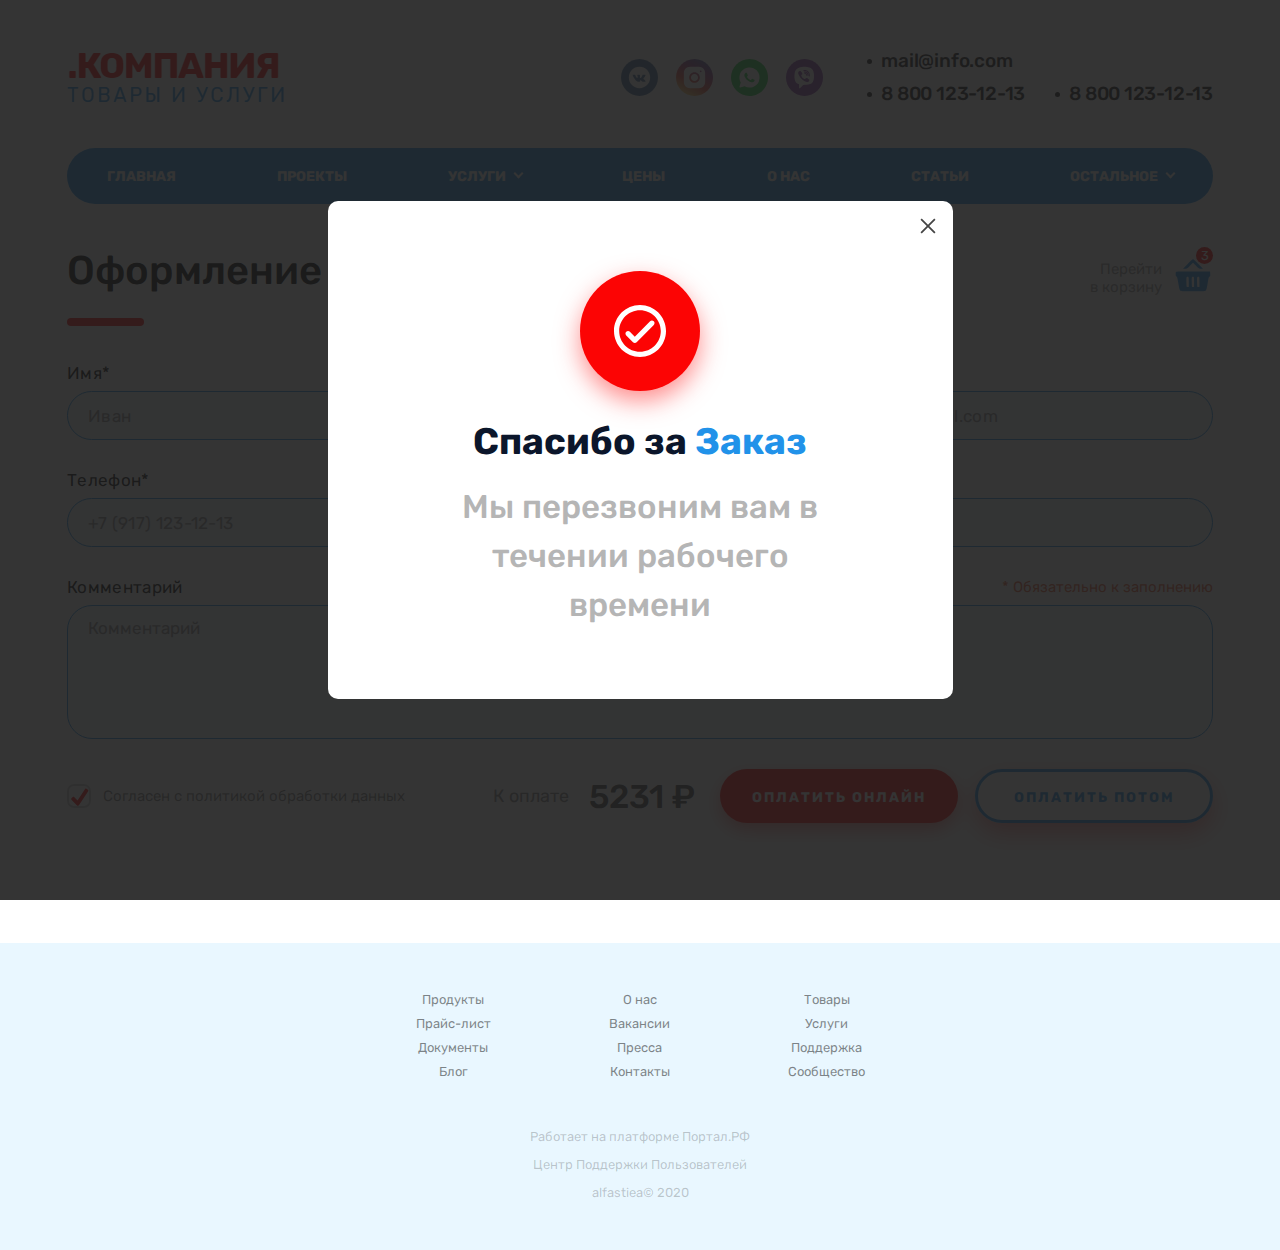
<file: checkout.html>
<!DOCTYPE html>
<html lang="ru">
	<head>
		<meta http-equiv="Content-Type" content="text/html; charset=utf-8">
		<!-- Переключение IE в последнию версию, на случай если в настройках пользователя стоит меньшая -->
		<meta http-equiv="X-UA-Compatible" content="IE=edge">

		<!-- Адаптирование страницы для мобильных устройств -->
		<meta name="viewport" content="width=device-width, initial-scale=1, maximum-scale=1">

		<!-- Запрет распознования номера телефона -->
		<meta name="format-detection" content="telephone=no">
		<meta name="SKYPE_TOOLBAR" content ="SKYPE_TOOLBAR_PARSER_COMPATIBLE">

		<!-- Заголовок страницы -->
		<title>Заголовок страницы</title>

		<!-- Данное значение часто используют(использовали) поисковые системы -->
		<meta name="description" content="">
		<meta name="keywords" content="">

		<!-- Традиционная иконка сайта, размер 16x16, прозрачность поддерживается. Рекомендуемый формат: .ico или .png -->
		<link rel="shortcut icon" href="images/favicon.ico">

		<!-- Подключение шрифтов с гугла -->
		<link href="https://fonts.googleapis.com/css2?family=Rubik:ital,wght@0,300;0,400;0,500;0,700;0,900;1,300;1,400;1,500;1,700;1,900&display=swap" rel="stylesheet">

		<!-- Подключение файлов стилей -->
		<link rel="stylesheet" href="css/fancybox.css">
		<link rel="stylesheet" href="css/owl.carousel.css">
		<link rel="stylesheet" href="css/ion.rangeSlider.css">
		<link rel="stylesheet" href="css/styles.css">

		<link rel="stylesheet" href="css/response_1185.css" media="(max-width: 1185px)">
		<link rel="stylesheet" href="css/response_1023.css" media="(max-width: 1023px)">
		<link rel="stylesheet" href="css/response_767.css" media="(max-width: 767px)">
		<link rel="stylesheet" href="css/response_479.css" media="(max-width: 479px)">
	</head>

	<body>
		<div class="wrap">
			<div class="main">
				<!-- Шапка -->
				<header>
					<button type="button" class="close">
						<span></span>
						<span></span>
					</button>


					<div class="mob_scroll">
						<div class="info">
							<div class="cont flex">

								<div class="logo">
									<a href="/">
										<img src="images/logo.png" alt="">
									</a>
								</div>


								<div class="socials">
									<a href="/" target="_blank" rel="noopener nofollow">
										<img src="images/ic_soc1.svg" alt="">
									</a>

									<a href="/" target="_blank" rel="noopener nofollow">
										<img src="images/ic_soc2.svg" alt="">
									</a>

									<a href="/" target="_blank" rel="noopener nofollow">
										<img src="images/ic_soc3.svg" alt="">
									</a>

									<a href="/" target="_blank" rel="noopener nofollow">
										<img src="images/ic_soc4.svg" alt="">
									</a>
								</div>


								<div class="contacts">
									<div class="email">
										<a href="mailto:mail@info.com">mail@info.com</a>
									</div>

									<div class="phones">
										<div><a href="tel:88001231213">8 800 123-12-13</a></div>

										<div><a href="tel:88001231213">8 800 123-12-13</a></div>
									</div>
								</div>

							</div>
						</div>


						<div class="bottom">
							<div class="cont">

								<ul class="menu flex">
									<li class="item">
										<a href="/">ГЛАВНАЯ</a>
									</li>

									<li class="item">
										<a href="/">ПРОЕКТЫ</a>
									</li>

									<li class="item">
										<a href="#" class="sub_link">
											<span>УСЛУГИ</span>
										</a>

										<div class="sub_menu">
											<div><a href="/">Пункт меню</a></div>
											<div><a href="/">Пункт меню</a></div>
											<div><a href="/">Пункт меню</a></div>
										</div>
									</li>

									<li class="item">
										<a href="/">ЦЕНЫ</a>
									</li>

									<li class="item">
										<a href="/">О НАС</a>
									</li>

									<li class="item">
										<a href="/">СТАТЬИ</a>
									</li>

									<li class="item">
										<a href="/">Пункт меню</a>
									</li>

									<li class="item">
										<a href="/" class="sub_link">
											<span>Пункт меню</span>
										</a>

										<div class="sub_menu">
											<div><a href="/">Пункт меню</a></div>
											<div><a href="/">Пункт меню</a></div>
											<div><a href="/">Пункт меню</a></div>
										</div>
									</li>

									<li class="item">
										<a href="/">Пункт меню</a>
									</li>
								</ul>

							</div>
						</div>
					</div>
				</header>


				<div class="mob_header">
					<div class="cont">

						<div class="logo">
							<a href="/">
								<img src="images/logo.png" alt="">
							</a>
						</div>


						<div class="bg">
							<div class="contacts">
								<a href="/">
									<img data-src="images/ic_phone.svg" alt="" class="lozad">
								</a>

								<a href="/">
									<img data-src="images/ic_phone2.svg" alt="" class="lozad">
								</a>

								<a href="/">
									<img data-src="images/ic_email.svg" alt="" class="lozad">
								</a>
							</div>

							<div class="socials">
								<a href="/" target="_blank" rel="noopener nofollow">
									<img src="images/ic_soc1.svg" alt="">
								</a>

								<a href="/" target="_blank" rel="noopener nofollow">
									<img src="images/ic_soc2.svg" alt="">
								</a>

								<a href="/" target="_blank" rel="noopener nofollow">
									<img src="images/ic_soc3.svg" alt="">
								</a>

								<a href="/" target="_blank" rel="noopener nofollow">
									<img src="images/ic_soc4.svg" alt="">
								</a>
							</div>
						</div>


						<button type="button" class="mob_menu_link">
							<span></span>
							<span></span>
							<span></span>
						</button>

					</div>
				</div>
				<!-- End Шапка -->


				<!-- Основная часть -->
				<section class="checkout_info block">
					<div class="cont">

						<div class="block_head">
							<div class="title">Оформление заказа</div>
						</div>

						<a href="/" class="cart_link">
							<div>Перейти<br> в корзину</div>

							<div class="icon">
								<svg height="90pt" preserveAspectRatio="xMidYMid meet" viewBox="0 0 90 90" width="90pt" xmlns="http://www.w3.org/2000/svg"><g transform="matrix(.1 0 0 -.1 0 90)"><path d="m330 765-105-105h45c42 0 49 4 112 67l68 67 68-67c63-63 70-67 112-67h45l-105 105c-58 58-112 105-120 105s-62-47-120-105z" fill="#2192E9"></path><path d="m67 593c-4-3-7-29-7-56 0-39 4-50 18-54 15-4 22-29 42-150 17-106 28-151 42-165 17-17 39-18 288-18s271 1 288 18c14 14 25 59 42 165 20 122 27 146 42 151 16 4 19 13 16 58l-3 53-381 3c-209 1-383-1-387-5zm288-233v-115h-25c-25 0-25 0-28 104-3 121 0 134 30 129 22-3 23-6 23-118zm120 0v-115h-25c-25 0-25 0-28 104-3 121 0 134 30 129 22-3 23-6 23-118zm120 0v-115h-25c-25 0-25 0-28 104-3 121 0 134 30 129 22-3 23-6 23-118z" fill="#2192E9"></path></g></svg>
							</div>

							<div class="count">3</div>
						</a>


						<form action="" class="form">
							<div class="columns">
								<div class="line width1of3">
									<div class="label">Имя*</div>

									<div class="field">
										<input type="text" name="" value="" class="input" placeholder="Иван" required>
									</div>
								</div>


								<div class="line width1of3">
									<div class="label">Фамилия*</div>

									<div class="field">
										<input type="text" name="" value="" class="input" placeholder="Петров" required>
									</div>
								</div>


								<div class="line width1of3">
									<div class="label">E-Mail</div>

									<div class="field">
										<input type="email" name="" value="" class="input" placeholder="info@gmail.com" required>
									</div>
								</div>


								<div class="line width1of3">
									<div class="label">Телефон*</div>

									<div class="field">
										<input type="tel" name="" value="" class="input" placeholder="+7 (917) 123-12-13" required>
									</div>
								</div>


								<div class="line width2of3">
									<div class="label">Адрес*</div>

									<div class="field">
										<input type="text" name="" value="" class="input" placeholder="ул. Ленина, 15, кв 3" required>
									</div>
								</div>
								
							</div>


							<div class="line">
								<div class="label">Комментарий</div>

								<div class="field">
									<textarea type="text" name="" value=""  placeholder="Комментарий"></textarea>
								</div>

								<div class="exp">* Обязательно к заполнению</div>
							</div>


							<div class="bottom">
								<div class="agree">
									<input type="checkbox" name="agree" id="agree_check" checked>
									<label for="agree_check">Согласен с политикой обработки данных
										<i><svg width="18" height="18" viewBox="0 0 18 18" fill="none" xmlns="http://www.w3.org/2000/svg"><path d="M16.9132 1.82809L15.3754 0.744931C14.9499 0.446366 14.367 0.560932 14.0822 0.998363L6.54409 12.5174L3.07992 8.92767C2.71809 8.55273 2.12844 8.55273 1.76661 8.92767L0.44996 10.292C0.0881317 10.667 0.0881317 11.278 0.44996 11.6564L5.77688 17.1764C6.07506 17.4854 6.54409 17.7214 6.96623 17.7214C7.38836 17.7214 7.81384 17.4472 8.08857 17.034L17.1611 3.16469C17.4492 2.72726 17.3386 2.12666 16.9132 1.82809Z" ></path></svg></i>
									</label>
								</div>


								<div class="total_price">
									К оплате <div class="val">5231 ₽</div>
								</div>


								<div class="submit">
									<button type="submit" class="submit_btn">ОПЛАТИТЬ ОНЛАЙН</button>

									<button type="button" class="pay_later">ОПЛАТИТЬ ПОТОМ</button>
								</div>
							</div>
						</form>

					</div>
				</section>
				<!-- End Основная часть -->
			</div>


			<!-- Подвал -->
			<footer>
				<div class="cont">

					<div class="links">
						<div><a href="/">Продукты</a></div>
						<div><a href="/">Прайс-лист</a></div>
						<div><a href="/">Документы</a></div>
						<div><a href="/">Блог</a></div>
						<div><a href="/">О нас</a></div>
						<div><a href="/">Вакансии</a></div>
						<div><a href="/">Пресса</a></div>
						<div><a href="/">Контакты</a></div>
						<div><a href="/">Товары</a></div>
						<div><a href="/">Услуги</a></div>
						<div><a href="/">Поддержка</a></div>
						<div><a href="/">Сообщество</a></div>
					</div>


					<div class="creator">
						Работает на платформе
						<a href="/" target="_blank" rel="noopener">Портал.РФ</a>
					</div>

					<div class="support">
						<a href="/">Центр Поддержки Пользователей</a>
					</div>


					<div class="copyright">
						alfastiea&copy; 2020
					</div>

				</div>
			</footer>
			<!-- End Подвал -->
		</div>


		<div class="buttonUp">
			<button type="button"></button>
		</div>


		<div class="overlay"></div>

		<div class="supports_error">
			Ваш браузер устарел рекомендуем обновить его до последней версии<br> или использовать другой более современный.
		</div>
		

		<section class="modal" id="thanks">
			<div class="icon">
				<svg width="52" height="52" viewBox="0 0 52 52" fill="none" xmlns="http://www.w3.org/2000/svg">
					<path fill-rule="evenodd" clip-rule="evenodd" d="M26 0C11.648 0 0 11.648 0 26C0 40.352 11.648 52 26 52C40.352 52 52 40.352 52 26C52 11.648 40.352 0 26 0ZM26 46.8C14.534 46.8 5.2 37.466 5.2 26C5.2 14.534 14.534 5.2 26 5.2C37.466 5.2 46.8 14.534 46.8 26C46.8 37.466 37.466 46.8 26 46.8ZM20.8 31.642L36.088 16.354C37.102 15.34 38.766 15.34 39.78 16.354C40.794 17.368 40.794 19.006 39.78 20.02L22.646 37.154C21.632 38.168 19.994 38.168 18.98 37.154L12.246 30.42C11.232 29.406 11.232 27.768 12.246 26.754C13.26 25.74 14.898 25.74 15.912 26.754L20.8 31.642Z" fill="white"/>
				</svg>

			</div>

			<div class="title">Спасибо за <span>Заказ</span></div>

			<div class="desc">Мы перезвоним вам в течении рабочего времени</div>
		</section>
		

		


		<!-- Подключение javascript файлов -->
		<script src="js/jquery-3.4.1.min.js"></script>
		<script src="js/jquery-migrate-1.4.1.min.js"></script>
		<script src="js/lozad.min.js"></script>
		<script src="js/owl.carousel.min.js"></script>
		<script src="js/inputmask.min.js"></script>
		<script src="js/nice-select.js"></script>
		<script src="js/flexmenu.min.js"></script>
		<script src="js/fancybox.min.js"></script>
		<script src="js/ion.rangeSlider.min.js"></script>
		<script src="js/countdown.js"></script>
		<script src="js/before-after.min.js"></script>
		<script src="js/functions.js"></script>
		<script src="js/scripts.js"></script>


		<script>
			$.fancybox.open({
				src  : '#thanks',
				type : 'inline',
				touch : false
			})
		</script>

	</body>
</html>
</file>
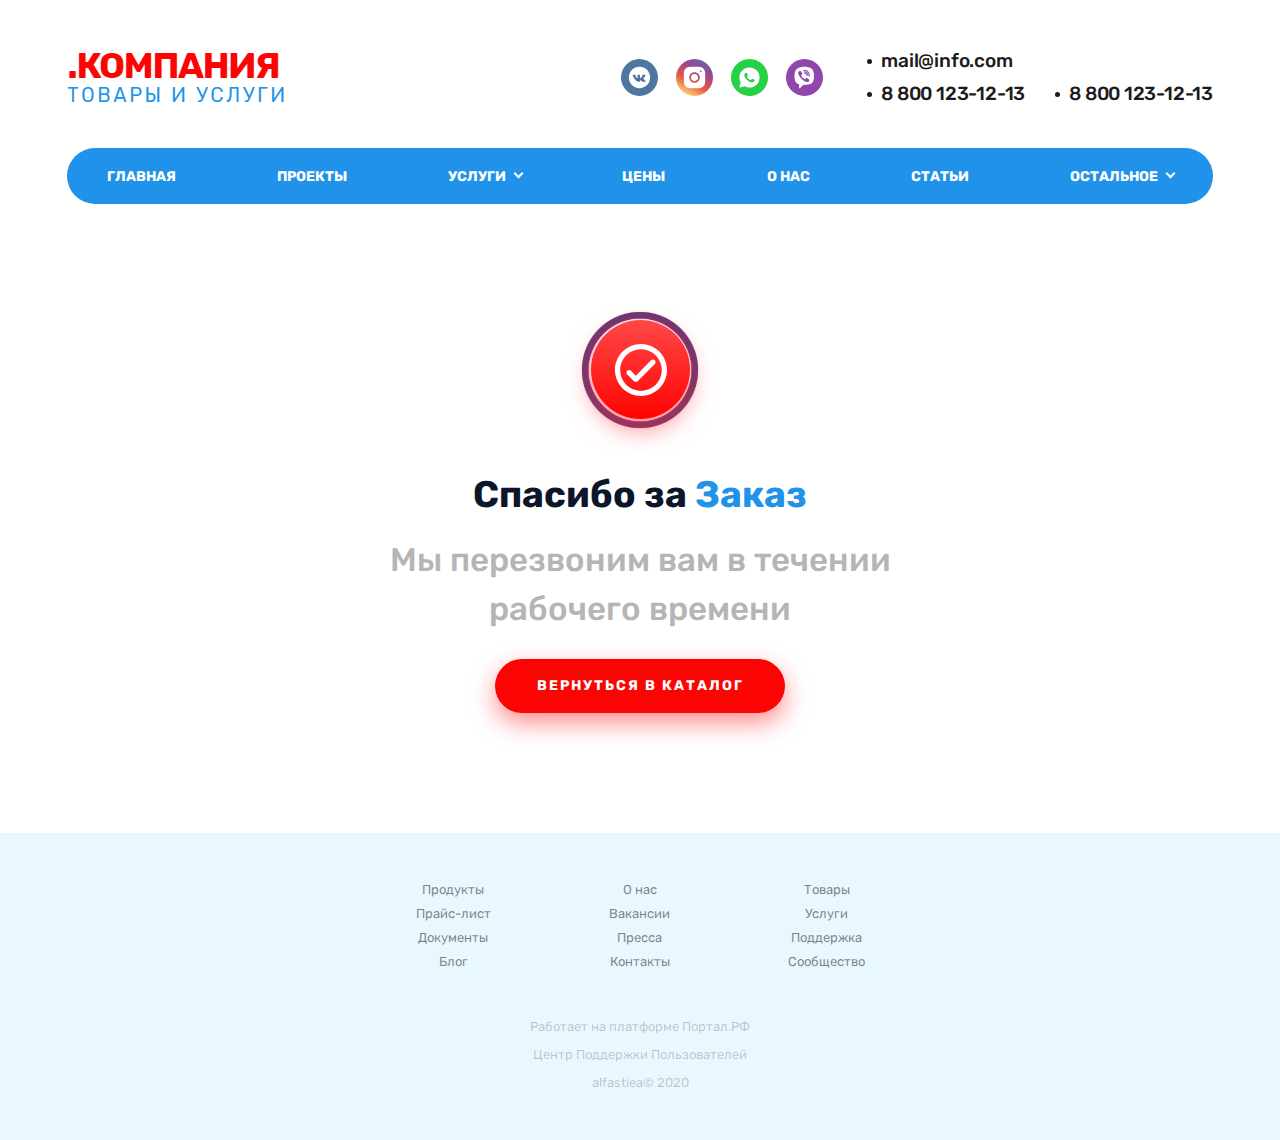
<file: checkout_success.html>
<!DOCTYPE html>
<html lang="ru">
	<head>
		<meta http-equiv="Content-Type" content="text/html; charset=utf-8">
		<!-- Переключение IE в последнию версию, на случай если в настройках пользователя стоит меньшая -->
		<meta http-equiv="X-UA-Compatible" content="IE=edge">

		<!-- Адаптирование страницы для мобильных устройств -->
		<meta name="viewport" content="width=device-width, initial-scale=1, maximum-scale=1">

		<!-- Запрет распознования номера телефона -->
		<meta name="format-detection" content="telephone=no">
		<meta name="SKYPE_TOOLBAR" content ="SKYPE_TOOLBAR_PARSER_COMPATIBLE">

		<!-- Заголовок страницы -->
		<title>Заголовок страницы</title>

		<!-- Данное значение часто используют(использовали) поисковые системы -->
		<meta name="description" content="">
		<meta name="keywords" content="">

		<!-- Традиционная иконка сайта, размер 16x16, прозрачность поддерживается. Рекомендуемый формат: .ico или .png -->
		<link rel="shortcut icon" href="images/favicon.ico">

		<!-- Подключение шрифтов с гугла -->
		<link href="https://fonts.googleapis.com/css2?family=Rubik:ital,wght@0,300;0,400;0,500;0,700;0,900;1,300;1,400;1,500;1,700;1,900&display=swap" rel="stylesheet">

		<!-- Подключение файлов стилей -->
		<link rel="stylesheet" href="css/fancybox.css">
		<link rel="stylesheet" href="css/owl.carousel.css">
		<link rel="stylesheet" href="css/ion.rangeSlider.css">
		<link rel="stylesheet" href="css/styles.css">

		<link rel="stylesheet" href="css/response_1185.css" media="(max-width: 1185px)">
		<link rel="stylesheet" href="css/response_1023.css" media="(max-width: 1023px)">
		<link rel="stylesheet" href="css/response_767.css" media="(max-width: 767px)">
		<link rel="stylesheet" href="css/response_479.css" media="(max-width: 479px)">
	</head>

	<body>
		<div class="wrap">
			<div class="main">
				<!-- Шапка -->
				<header>
					<button type="button" class="close">
						<span></span>
						<span></span>
					</button>


					<div class="mob_scroll">
						<div class="info">
							<div class="cont flex">

								<div class="logo">
									<a href="/">
										<img src="images/logo.png" alt="">
									</a>
								</div>


								<div class="socials">
									<a href="/" target="_blank" rel="noopener nofollow">
										<img src="images/ic_soc1.svg" alt="">
									</a>

									<a href="/" target="_blank" rel="noopener nofollow">
										<img src="images/ic_soc2.svg" alt="">
									</a>

									<a href="/" target="_blank" rel="noopener nofollow">
										<img src="images/ic_soc3.svg" alt="">
									</a>

									<a href="/" target="_blank" rel="noopener nofollow">
										<img src="images/ic_soc4.svg" alt="">
									</a>
								</div>


								<div class="contacts">
									<div class="email">
										<a href="mailto:mail@info.com">mail@info.com</a>
									</div>

									<div class="phones">
										<div><a href="tel:88001231213">8 800 123-12-13</a></div>

										<div><a href="tel:88001231213">8 800 123-12-13</a></div>
									</div>
								</div>

							</div>
						</div>


						<div class="bottom">
							<div class="cont">

								<ul class="menu flex">
									<li class="item">
										<a href="/">ГЛАВНАЯ</a>
									</li>

									<li class="item">
										<a href="/">ПРОЕКТЫ</a>
									</li>

									<li class="item">
										<a href="#" class="sub_link">
											<span>УСЛУГИ</span>
										</a>

										<div class="sub_menu">
											<div><a href="/">Пункт меню</a></div>
											<div><a href="/">Пункт меню</a></div>
											<div><a href="/">Пункт меню</a></div>
										</div>
									</li>

									<li class="item">
										<a href="/">ЦЕНЫ</a>
									</li>

									<li class="item">
										<a href="/">О НАС</a>
									</li>

									<li class="item">
										<a href="/">СТАТЬИ</a>
									</li>

									<li class="item">
										<a href="/">Пункт меню</a>
									</li>

									<li class="item">
										<a href="/" class="sub_link">
											<span>Пункт меню</span>
										</a>

										<div class="sub_menu">
											<div><a href="/">Пункт меню</a></div>
											<div><a href="/">Пункт меню</a></div>
											<div><a href="/">Пункт меню</a></div>
										</div>
									</li>

									<li class="item">
										<a href="/">Пункт меню</a>
									</li>
								</ul>

							</div>
						</div>
					</div>
				</header>


				<div class="mob_header">
					<div class="cont">

						<div class="logo">
							<a href="/">
								<img src="images/logo.png" alt="">
							</a>
						</div>


						<div class="bg">
							<div class="contacts">
								<a href="/">
									<img data-src="images/ic_phone.svg" alt="" class="lozad">
								</a>

								<a href="/">
									<img data-src="images/ic_phone2.svg" alt="" class="lozad">
								</a>

								<a href="/">
									<img data-src="images/ic_email.svg" alt="" class="lozad">
								</a>
							</div>

							<div class="socials">
								<a href="/" target="_blank" rel="noopener nofollow">
									<img src="images/ic_soc1.svg" alt="">
								</a>

								<a href="/" target="_blank" rel="noopener nofollow">
									<img src="images/ic_soc2.svg" alt="">
								</a>

								<a href="/" target="_blank" rel="noopener nofollow">
									<img src="images/ic_soc3.svg" alt="">
								</a>

								<a href="/" target="_blank" rel="noopener nofollow">
									<img src="images/ic_soc4.svg" alt="">
								</a>
							</div>
						</div>


						<button type="button" class="mob_menu_link">
							<span></span>
							<span></span>
							<span></span>
						</button>

					</div>
				</div>
				<!-- End Шапка -->


				<!-- Основная часть -->
				<section class="checkout_success block">
					<div class="cont">

						<div class="icon">
							<img src="images/ic_success.svg" alt="">
						</div>

						<div class="title">Спасибо за <span>Заказ</span></div>

						<div class="desc">Мы перезвоним вам в течении рабочего времени</div>

						<a href="/" class="link">ВЕРНУТЬСЯ В КАТАЛОГ</a>

					</div>
				</section>
				<!-- End Основная часть -->
			</div>


			<!-- Подвал -->
			<footer>
				<div class="cont">

					<div class="links">
						<div><a href="/">Продукты</a></div>
						<div><a href="/">Прайс-лист</a></div>
						<div><a href="/">Документы</a></div>
						<div><a href="/">Блог</a></div>
						<div><a href="/">О нас</a></div>
						<div><a href="/">Вакансии</a></div>
						<div><a href="/">Пресса</a></div>
						<div><a href="/">Контакты</a></div>
						<div><a href="/">Товары</a></div>
						<div><a href="/">Услуги</a></div>
						<div><a href="/">Поддержка</a></div>
						<div><a href="/">Сообщество</a></div>
					</div>


					<div class="creator">
						Работает на платформе
						<a href="/" target="_blank" rel="noopener">Портал.РФ</a>
					</div>

					<div class="support">
						<a href="/">Центр Поддержки Пользователей</a>
					</div>


					<div class="copyright">
						alfastiea&copy; 2020
					</div>

				</div>
			</footer>
			<!-- End Подвал -->
		</div>


		<div class="buttonUp">
			<button type="button"></button>
		</div>


		<div class="overlay"></div>

		<div class="supports_error">
			Ваш браузер устарел рекомендуем обновить его до последней версии<br> или использовать другой более современный.
		</div>


		<!-- Подключение javascript файлов -->
		<script src="js/jquery-3.4.1.min.js"></script>
		<script src="js/jquery-migrate-1.4.1.min.js"></script>
		<script src="js/lozad.min.js"></script>
		<script src="js/owl.carousel.min.js"></script>
		<script src="js/inputmask.min.js"></script>
		<script src="js/nice-select.js"></script>
		<script src="js/flexmenu.min.js"></script>
		<script src="js/fancybox.min.js"></script>
		<script src="js/ion.rangeSlider.min.js"></script>
		<script src="js/countdown.js"></script>
		<script src="js/before-after.min.js"></script>
		<script src="js/functions.js"></script>
		<script src="js/scripts.js"></script>
	</body>
</html>
</file>
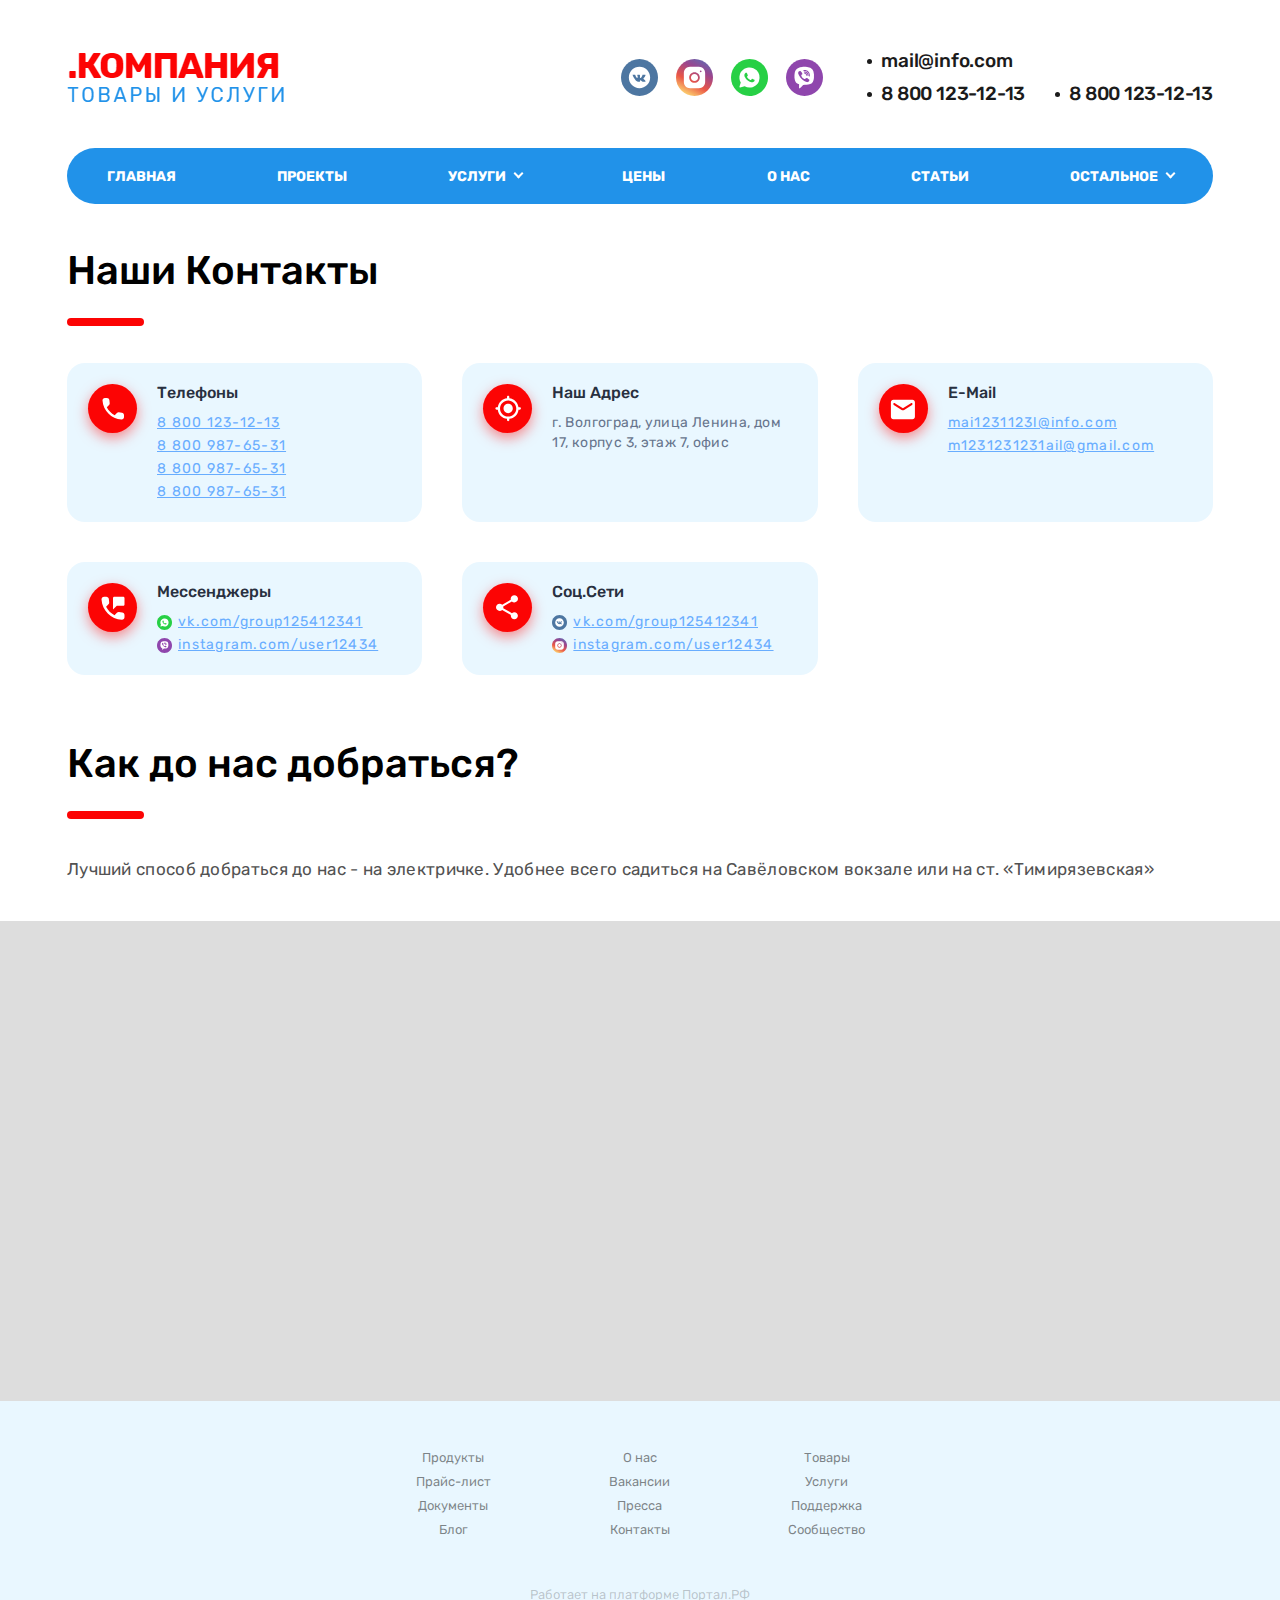
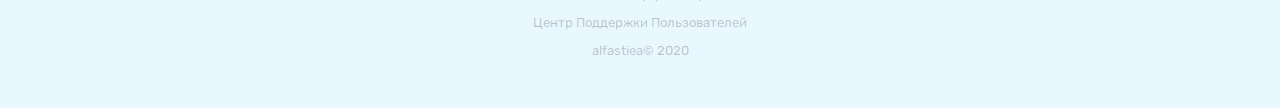
<file: contacts.html>
<!DOCTYPE html>
<html lang="ru">
	<head>
		<meta http-equiv="Content-Type" content="text/html; charset=utf-8">
		<!-- Переключение IE в последнию версию, на случай если в настройках пользователя стоит меньшая -->
		<meta http-equiv="X-UA-Compatible" content="IE=edge">

		<!-- Адаптирование страницы для мобильных устройств -->
		<meta name="viewport" content="width=device-width, initial-scale=1, maximum-scale=1">

		<!-- Запрет распознования номера телефона -->
		<meta name="format-detection" content="telephone=no">
		<meta name="SKYPE_TOOLBAR" content ="SKYPE_TOOLBAR_PARSER_COMPATIBLE">

		<!-- Заголовок страницы -->
		<title>Заголовок страницы</title>

		<!-- Данное значение часто используют(использовали) поисковые системы -->
		<meta name="description" content="">
		<meta name="keywords" content="">

		<!-- Традиционная иконка сайта, размер 16x16, прозрачность поддерживается. Рекомендуемый формат: .ico или .png -->
		<link rel="shortcut icon" href="images/favicon.ico">

		<!-- Подключение шрифтов с гугла -->
		<link href="https://fonts.googleapis.com/css2?family=Rubik:ital,wght@0,300;0,400;0,500;0,700;0,900;1,300;1,400;1,500;1,700;1,900&display=swap" rel="stylesheet">

		<!-- Подключение файлов стилей -->
		<link rel="stylesheet" href="css/fancybox.css">
		<link rel="stylesheet" href="css/owl.carousel.css">
		<link rel="stylesheet" href="css/ion.rangeSlider.css">
		<link rel="stylesheet" href="css/styles.css">

		<link rel="stylesheet" href="css/response_1185.css" media="(max-width: 1185px)">
		<link rel="stylesheet" href="css/response_1023.css" media="(max-width: 1023px)">
		<link rel="stylesheet" href="css/response_767.css" media="(max-width: 767px)">
		<link rel="stylesheet" href="css/response_479.css" media="(max-width: 479px)">
	</head>

	<body>
		<div class="wrap">
			<div class="main">
				<!-- Шапка -->
				<header>
					<button type="button" class="close">
						<span></span>
						<span></span>
					</button>


					<div class="mob_scroll">
						<div class="info">
							<div class="cont flex">

								<div class="logo">
									<a href="/">
										<img src="images/logo.png" alt="">
									</a>
								</div>


								<div class="socials">
									<a href="/" target="_blank" rel="noopener nofollow">
										<img src="images/ic_soc1.svg" alt="">
									</a>

									<a href="/" target="_blank" rel="noopener nofollow">
										<img src="images/ic_soc2.svg" alt="">
									</a>

									<a href="/" target="_blank" rel="noopener nofollow">
										<img src="images/ic_soc3.svg" alt="">
									</a>

									<a href="/" target="_blank" rel="noopener nofollow">
										<img src="images/ic_soc4.svg" alt="">
									</a>
								</div>


								<div class="contacts">
									<div class="email">
										<a href="mailto:mail@info.com">mail@info.com</a>
									</div>

									<div class="phones">
										<div><a href="tel:88001231213">8 800 123-12-13</a></div>

										<div><a href="tel:88001231213">8 800 123-12-13</a></div>
									</div>
								</div>

							</div>
						</div>


						<div class="bottom">
							<div class="cont">

								<ul class="menu flex">
									<li class="item">
										<a href="/">ГЛАВНАЯ</a>
									</li>

									<li class="item">
										<a href="/">ПРОЕКТЫ</a>
									</li>

									<li class="item">
										<a href="#" class="sub_link">
											<span>УСЛУГИ</span>
										</a>

										<div class="sub_menu">
											<div><a href="/">Пункт меню</a></div>
											<div><a href="/">Пункт меню</a></div>
											<div><a href="/">Пункт меню</a></div>
										</div>
									</li>

									<li class="item">
										<a href="/">ЦЕНЫ</a>
									</li>

									<li class="item">
										<a href="/">О НАС</a>
									</li>

									<li class="item">
										<a href="/">СТАТЬИ</a>
									</li>

									<li class="item">
										<a href="/">Пункт меню</a>
									</li>

									<li class="item">
										<a href="/" class="sub_link">
											<span>Пункт меню</span>
										</a>

										<div class="sub_menu">
											<div><a href="/">Пункт меню</a></div>
											<div><a href="/">Пункт меню</a></div>
											<div><a href="/">Пункт меню</a></div>
										</div>
									</li>

									<li class="item">
										<a href="/">Пункт меню</a>
									</li>
								</ul>

							</div>
						</div>
					</div>
				</header>


				<div class="mob_header">
					<div class="cont">

						<div class="logo">
							<a href="/">
								<img src="images/logo.png" alt="">
							</a>
						</div>


						<div class="bg">
							<div class="contacts">
								<a href="/">
									<img data-src="images/ic_phone.svg" alt="" class="lozad">
								</a>

								<a href="/">
									<img data-src="images/ic_phone2.svg" alt="" class="lozad">
								</a>

								<a href="/">
									<img data-src="images/ic_email.svg" alt="" class="lozad">
								</a>
							</div>

							<div class="socials">
								<a href="/" target="_blank" rel="noopener nofollow">
									<img src="images/ic_soc1.svg" alt="">
								</a>

								<a href="/" target="_blank" rel="noopener nofollow">
									<img src="images/ic_soc2.svg" alt="">
								</a>

								<a href="/" target="_blank" rel="noopener nofollow">
									<img src="images/ic_soc3.svg" alt="">
								</a>

								<a href="/" target="_blank" rel="noopener nofollow">
									<img src="images/ic_soc4.svg" alt="">
								</a>
							</div>
						</div>


						<button type="button" class="mob_menu_link">
							<span></span>
							<span></span>
							<span></span>
						</button>

					</div>
				</div>
				<!-- End Шапка -->


				<!-- Основная часть -->
				<section class="contacts_info">
					<div class="cont">

						<div class="block_head">
							<div class="title">Наши Контакты</div>
						</div>


						<div class="info">
							<div class="flex">
								<div class="item">
									<div class="icon">
										<img data-src="images/ic_phone.svg" alt="" class="lozad">
									</div>

									<div class="title">Телефоны</div>

									<div class="val phone">
										<div><a href="tel:88001231213">8 800 123-12-13</a></div>

										<div><a href="tel:88009876531">8 800 987-65-31</a></div>

										<div><a href="tel:88009876531">8 800 987-65-31</a></div>
										<div><a href="tel:88009876531">8 800 987-65-31</a></div>
									</div>
								</div>


								<div class="item">
									<div class="icon">
										<img data-src="images/ic_adres.svg" alt="" class="lozad">
									</div>

									<div class="title">Наш Адрес</div>

									<div class="val adres">
										г. Волгоград, улица Ленина, дом 17, корпус 3, этаж 7, офис
									</div>
								</div>


								<div class="item">
									<div class="icon">
										<img data-src="images/ic_email.svg" alt="" class="lozad">
									</div>

									<div class="title">E-Mail</div>

									<div class="val email">
										<div><a href="mailto:mai1231123l@info.com">mai1231123l@info.com</a></div>

										<div><a href="mailto:m1231231231ail@gmail.com">m1231231231ail@gmail.com</a></div>
									</div>
								</div>


								<div class="item">
									<div class="icon">
										<img data-src="images/ic_messengers.svg" alt="" class="lozad">
									</div>

									<div class="title">Мессенджеры</div>

									<div class="val messengers">
										<div><a href="/" target="_blank" rel="nofollow noopener" class="ic_whatsapp">vk.com/group125412341</a></div>

										<div><a href="/" target="_blank" rel="nofollow noopener" class="ic_viber">instagram.com/user12434</a></div>
									</div>
								</div>


								<div class="item">
									<div class="icon">
										<img data-src="images/ic_socials.svg" alt="" class="lozad">
									</div>

									<div class="title">Соц.Сети</div>

									<div class="val socials">
										<div><a href="/" target="_blank" rel="nofollow noopener" class="ic_vk">vk.com/group125412341</a></div>

										<div><a href="/" target="_blank" rel="nofollow noopener" class="ic_insta">instagram.com/user12434</a></div>
									</div>
								</div>
							</div>
						</div>

					</div>


					<div class="map_wrap">
						<div class="cont">

							<div class="block_head">
								<div class="title">Как до нас добраться?</div>

								<div class="desc">Лучший способ добраться до нас - на электричке. Удобнее всего садиться на Савёловском вокзале или на ст. «Тимирязевская»</div>
							</div>

						</div>


						<div class="map">
							<script type="text/javascript" charset="utf-8" async src="https://api-maps.yandex.ru/services/constructor/1.0/js/?um=constructor%3Ay1sYoVOfg5u2n2tzkSNDlywSqmpRb7MW&amp;width=100%25&amp;height=100%25&amp;lang=ru_RU&amp;scroll=false"></script>
						</div>
					</div>
				</section>
				<!-- End Основная часть -->
			</div>


			<!-- Подвал -->
			<footer>
				<div class="cont">

					<div class="links">
						<div><a href="/">Продукты</a></div>
						<div><a href="/">Прайс-лист</a></div>
						<div><a href="/">Документы</a></div>
						<div><a href="/">Блог</a></div>
						<div><a href="/">О нас</a></div>
						<div><a href="/">Вакансии</a></div>
						<div><a href="/">Пресса</a></div>
						<div><a href="/">Контакты</a></div>
						<div><a href="/">Товары</a></div>
						<div><a href="/">Услуги</a></div>
						<div><a href="/">Поддержка</a></div>
						<div><a href="/">Сообщество</a></div>
					</div>


					<div class="creator">
						Работает на платформе
						<a href="/" target="_blank" rel="noopener">Портал.РФ</a>
					</div>

					<div class="support">
						<a href="/">Центр Поддержки Пользователей</a>
					</div>


					<div class="copyright">
						alfastiea&copy; 2020
					</div>

				</div>
			</footer>
			<!-- End Подвал -->
		</div>


		<div class="buttonUp">
			<button type="button"></button>
		</div>


		<div class="overlay"></div>

		<div class="supports_error">
			Ваш браузер устарел рекомендуем обновить его до последней версии<br> или использовать другой более современный.
		</div>


		<!-- Подключение javascript файлов -->
		<script src="js/jquery-3.4.1.min.js"></script>
		<script src="js/jquery-migrate-1.4.1.min.js"></script>
		<script src="js/lozad.min.js"></script>
		<script src="js/owl.carousel.min.js"></script>
		<script src="js/inputmask.min.js"></script>
		<script src="js/nice-select.js"></script>
		<script src="js/flexmenu.min.js"></script>
		<script src="js/fancybox.min.js"></script>
		<script src="js/ion.rangeSlider.min.js"></script>
		<script src="js/countdown.js"></script>
		<script src="js/before-after.min.js"></script>
		<script src="js/functions.js"></script>
		<script src="js/scripts.js"></script>
	</body>
</html>
</file>
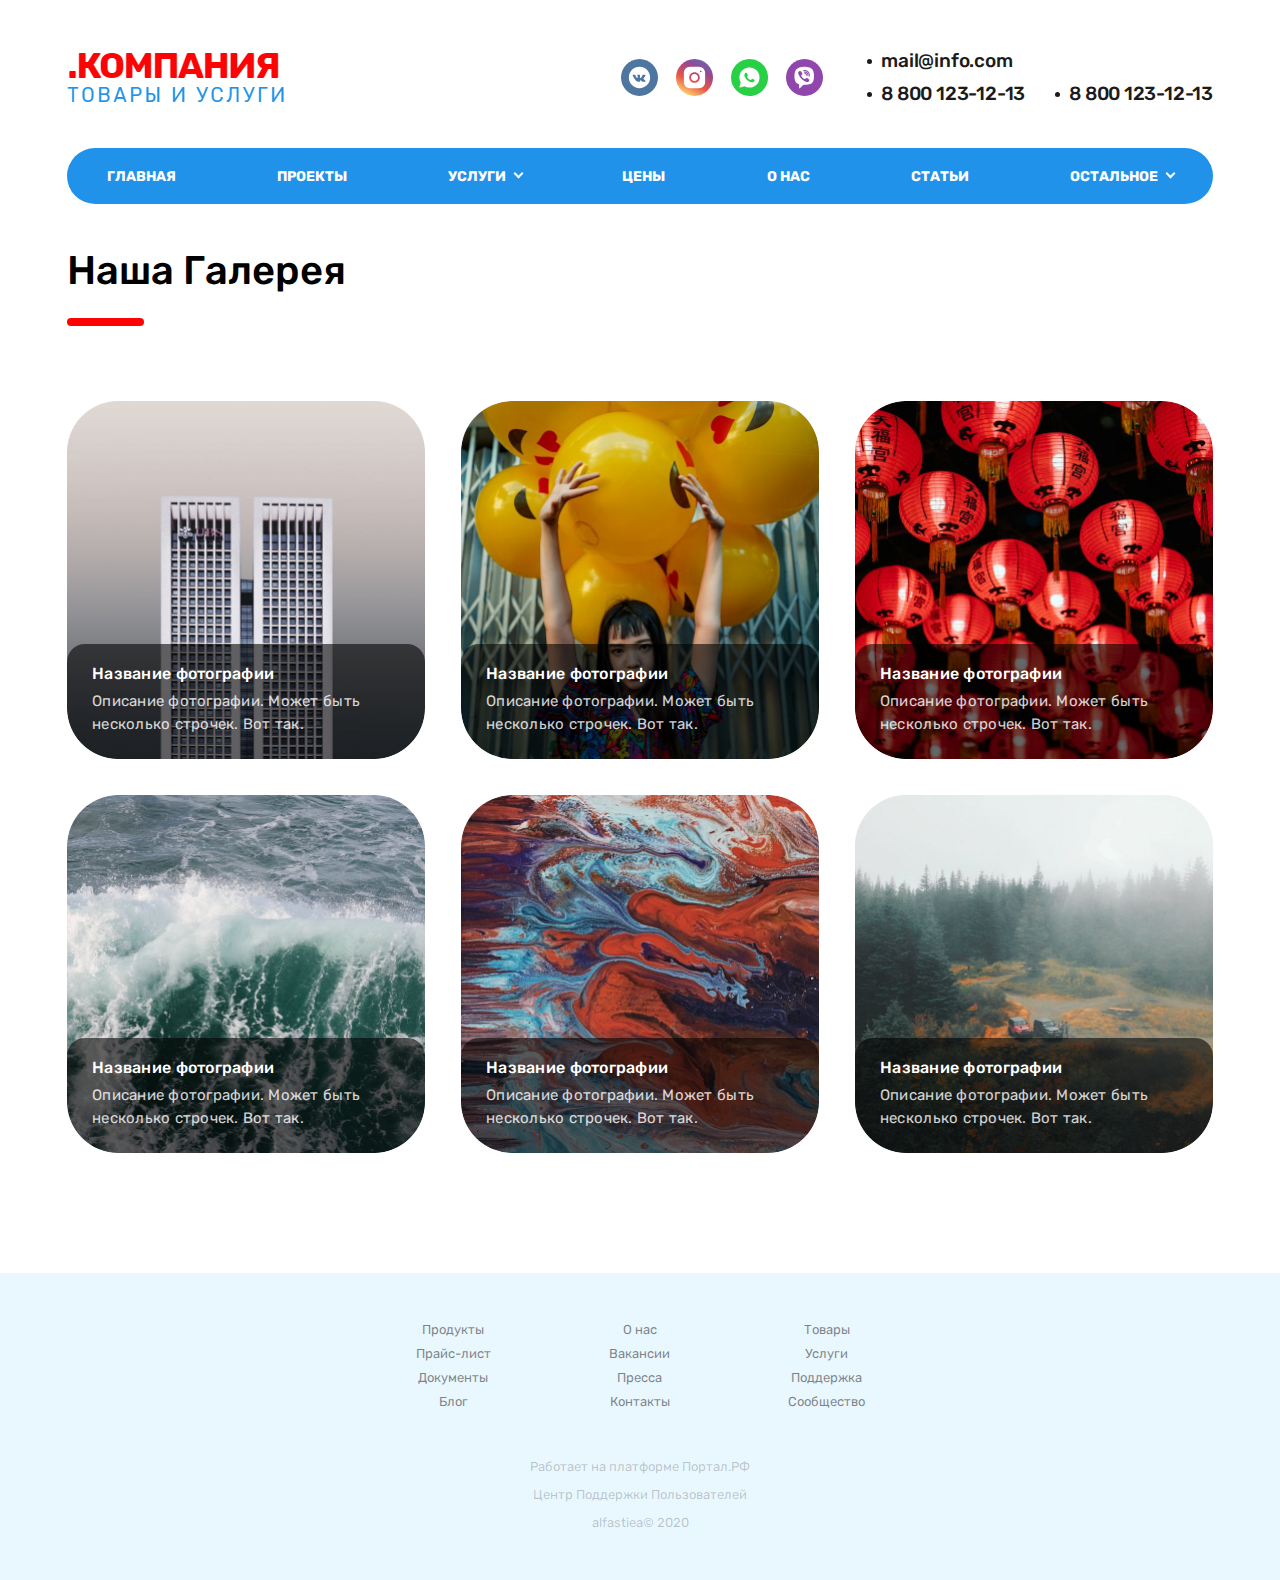
<file: gallery.html>
<!DOCTYPE html>
<html lang="ru">
	<head>
		<meta http-equiv="Content-Type" content="text/html; charset=utf-8">
		<!-- Переключение IE в последнию версию, на случай если в настройках пользователя стоит меньшая -->
		<meta http-equiv="X-UA-Compatible" content="IE=edge">

		<!-- Адаптирование страницы для мобильных устройств -->
		<meta name="viewport" content="width=device-width, initial-scale=1, maximum-scale=1">

		<!-- Запрет распознования номера телефона -->
		<meta name="format-detection" content="telephone=no">
		<meta name="SKYPE_TOOLBAR" content ="SKYPE_TOOLBAR_PARSER_COMPATIBLE">

		<!-- Заголовок страницы -->
		<title>Заголовок страницы</title>

		<!-- Данное значение часто используют(использовали) поисковые системы -->
		<meta name="description" content="">
		<meta name="keywords" content="">

		<!-- Традиционная иконка сайта, размер 16x16, прозрачность поддерживается. Рекомендуемый формат: .ico или .png -->
		<link rel="shortcut icon" href="images/favicon.ico">

		<!-- Подключение шрифтов с гугла -->
		<link href="https://fonts.googleapis.com/css2?family=Rubik:ital,wght@0,300;0,400;0,500;0,700;0,900;1,300;1,400;1,500;1,700;1,900&display=swap" rel="stylesheet">

		<!-- Подключение файлов стилей -->
		<link rel="stylesheet" href="css/fancybox.css">
		<link rel="stylesheet" href="css/owl.carousel.css">
		<link rel="stylesheet" href="css/ion.rangeSlider.css">
		<link rel="stylesheet" href="css/styles.css">

		<link rel="stylesheet" href="css/response_1185.css" media="(max-width: 1185px)">
		<link rel="stylesheet" href="css/response_1023.css" media="(max-width: 1023px)">
		<link rel="stylesheet" href="css/response_767.css" media="(max-width: 767px)">
		<link rel="stylesheet" href="css/response_479.css" media="(max-width: 479px)">
	</head>

	<body>
		<div class="wrap">
			<div class="main">
				<!-- Шапка -->
				<header>
					<button type="button" class="close">
						<span></span>
						<span></span>
					</button>


					<div class="mob_scroll">
						<div class="info">
							<div class="cont flex">

								<div class="logo">
									<a href="/">
										<img src="images/logo.png" alt="">
									</a>
								</div>


								<div class="socials">
									<a href="/" target="_blank" rel="noopener nofollow">
										<img src="images/ic_soc1.svg" alt="">
									</a>

									<a href="/" target="_blank" rel="noopener nofollow">
										<img src="images/ic_soc2.svg" alt="">
									</a>

									<a href="/" target="_blank" rel="noopener nofollow">
										<img src="images/ic_soc3.svg" alt="">
									</a>

									<a href="/" target="_blank" rel="noopener nofollow">
										<img src="images/ic_soc4.svg" alt="">
									</a>
								</div>


								<div class="contacts">
									<div class="email">
										<a href="mailto:mail@info.com">mail@info.com</a>
									</div>

									<div class="phones">
										<div><a href="tel:88001231213">8 800 123-12-13</a></div>

										<div><a href="tel:88001231213">8 800 123-12-13</a></div>
									</div>
								</div>

							</div>
						</div>


						<div class="bottom">
							<div class="cont">

								<ul class="menu flex">
									<li class="item">
										<a href="/">ГЛАВНАЯ</a>
									</li>

									<li class="item">
										<a href="/">ПРОЕКТЫ</a>
									</li>

									<li class="item">
										<a href="#" class="sub_link">
											<span>УСЛУГИ</span>
										</a>

										<div class="sub_menu">
											<div><a href="/">Пункт меню</a></div>
											<div><a href="/">Пункт меню</a></div>
											<div><a href="/">Пункт меню</a></div>
										</div>
									</li>

									<li class="item">
										<a href="/">ЦЕНЫ</a>
									</li>

									<li class="item">
										<a href="/">О НАС</a>
									</li>

									<li class="item">
										<a href="/">СТАТЬИ</a>
									</li>

									<li class="item">
										<a href="/">Пункт меню</a>
									</li>

									<li class="item">
										<a href="/" class="sub_link">
											<span>Пункт меню</span>
										</a>

										<div class="sub_menu">
											<div><a href="/">Пункт меню</a></div>
											<div><a href="/">Пункт меню</a></div>
											<div><a href="/">Пункт меню</a></div>
										</div>
									</li>

									<li class="item">
										<a href="/">Пункт меню</a>
									</li>
								</ul>

							</div>
						</div>
					</div>
				</header>


				<div class="mob_header">
					<div class="cont">

						<div class="logo">
							<a href="/">
								<img src="images/logo.png" alt="">
							</a>
						</div>


						<div class="bg">
							<div class="contacts">
								<a href="/">
									<img data-src="images/ic_phone.svg" alt="" class="lozad">
								</a>

								<a href="/">
									<img data-src="images/ic_phone2.svg" alt="" class="lozad">
								</a>

								<a href="/">
									<img data-src="images/ic_email.svg" alt="" class="lozad">
								</a>
							</div>

							<div class="socials">
								<a href="/" target="_blank" rel="noopener nofollow">
									<img src="images/ic_soc1.svg" alt="">
								</a>

								<a href="/" target="_blank" rel="noopener nofollow">
									<img src="images/ic_soc2.svg" alt="">
								</a>

								<a href="/" target="_blank" rel="noopener nofollow">
									<img src="images/ic_soc3.svg" alt="">
								</a>

								<a href="/" target="_blank" rel="noopener nofollow">
									<img src="images/ic_soc4.svg" alt="">
								</a>
							</div>
						</div>


						<button type="button" class="mob_menu_link">
							<span></span>
							<span></span>
							<span></span>
						</button>

					</div>
				</div>
				<!-- End Шапка -->


				<!-- Основная часть -->
				<section class="gallery block">
					<div class="cont">

						<div class="block_head">
							<div class="title">Наша Галерея</div>
						</div>


						<div class="flex">
							<a href="images/tmp/gallery_thumb.jpg" class="item fanycy_img" data-fancybox="gallery">
								<img data-src="images/tmp/gallery_thumb.jpg" alt="" class="lozad">

								<div class="info">
									<div class="name">Название фотографии</div>

									<div class="desc">Описание фотографии. Может быть несколько строчек. Вот так.</div>
								</div>
							</a>


							<a href="images/tmp/gallery_thumb2.jpg" class="item fanycy_img" data-fancybox="gallery">
								<img data-src="images/tmp/gallery_thumb2.jpg" alt="" class="lozad">

								<div class="info">
									<div class="name">Название фотографии</div>

									<div class="desc">Описание фотографии. Может быть несколько строчек. Вот так.</div>
								</div>
							</a>


							<a href="images/tmp/gallery_thumb3.jpg" class="item fanycy_img" data-fancybox="gallery">
								<img data-src="images/tmp/gallery_thumb3.jpg" alt="" class="lozad">

								<div class="info">
									<div class="name">Название фотографии</div>

									<div class="desc">Описание фотографии. Может быть несколько строчек. Вот так.</div>
								</div>
							</a>


							<a href="images/tmp/gallery_thumb4.jpg" class="item fanycy_img" data-fancybox="gallery">
								<img data-src="images/tmp/gallery_thumb4.jpg" alt="" class="lozad">

								<div class="info">
									<div class="name">Название фотографии</div>

									<div class="desc">Описание фотографии. Может быть несколько строчек. Вот так.</div>
								</div>
							</a>


							<a href="images/tmp/gallery_thumb5.jpg" class="item fanycy_img" data-fancybox="gallery">
								<img data-src="images/tmp/gallery_thumb5.jpg" alt="" class="lozad">

								<div class="info">
									<div class="name">Название фотографии</div>

									<div class="desc">Описание фотографии. Может быть несколько строчек. Вот так.</div>
								</div>
							</a>


							<a href="images/tmp/gallery_thumb6.jpg" class="item fanycy_img" data-fancybox="gallery">
								<img data-src="images/tmp/gallery_thumb6.jpg" alt="" class="lozad">

								<div class="info">
									<div class="name">Название фотографии</div>

									<div class="desc">Описание фотографии. Может быть несколько строчек. Вот так.</div>
								</div>
							</a>
						</div>


						

					</div>
				</section>
				<!-- End Основная часть -->
			</div>


			<!-- Подвал -->
			<footer>
				<div class="cont">

					<div class="links">
						<div><a href="/">Продукты</a></div>
						<div><a href="/">Прайс-лист</a></div>
						<div><a href="/">Документы</a></div>
						<div><a href="/">Блог</a></div>
						<div><a href="/">О нас</a></div>
						<div><a href="/">Вакансии</a></div>
						<div><a href="/">Пресса</a></div>
						<div><a href="/">Контакты</a></div>
						<div><a href="/">Товары</a></div>
						<div><a href="/">Услуги</a></div>
						<div><a href="/">Поддержка</a></div>
						<div><a href="/">Сообщество</a></div>
					</div>


					<div class="creator">
						Работает на платформе
						<a href="/" target="_blank" rel="noopener">Портал.РФ</a>
					</div>

					<div class="support">
						<a href="/">Центр Поддержки Пользователей</a>
					</div>


					<div class="copyright">
						alfastiea&copy; 2020
					</div>

				</div>
			</footer>
			<!-- End Подвал -->
		</div>


		<div class="buttonUp">
			<button type="button"></button>
		</div>


		<div class="overlay"></div>

		<div class="supports_error">
			Ваш браузер устарел рекомендуем обновить его до последней версии<br> или использовать другой более современный.
		</div>


		<!-- Подключение javascript файлов -->
		<script src="js/jquery-3.4.1.min.js"></script>
		<script src="js/jquery-migrate-1.4.1.min.js"></script>
		<script src="js/lozad.min.js"></script>
		<script src="js/owl.carousel.min.js"></script>
		<script src="js/inputmask.min.js"></script>
		<script src="js/nice-select.js"></script>
		<script src="js/flexmenu.min.js"></script>
		<script src="js/fancybox.min.js"></script>
		<script src="js/ion.rangeSlider.min.js"></script>
		<script src="js/countdown.js"></script>
		<script src="js/before-after.min.js"></script>
		<script src="js/functions.js"></script>
		<script src="js/scripts.js"></script>
	</body>
</html>
</file>
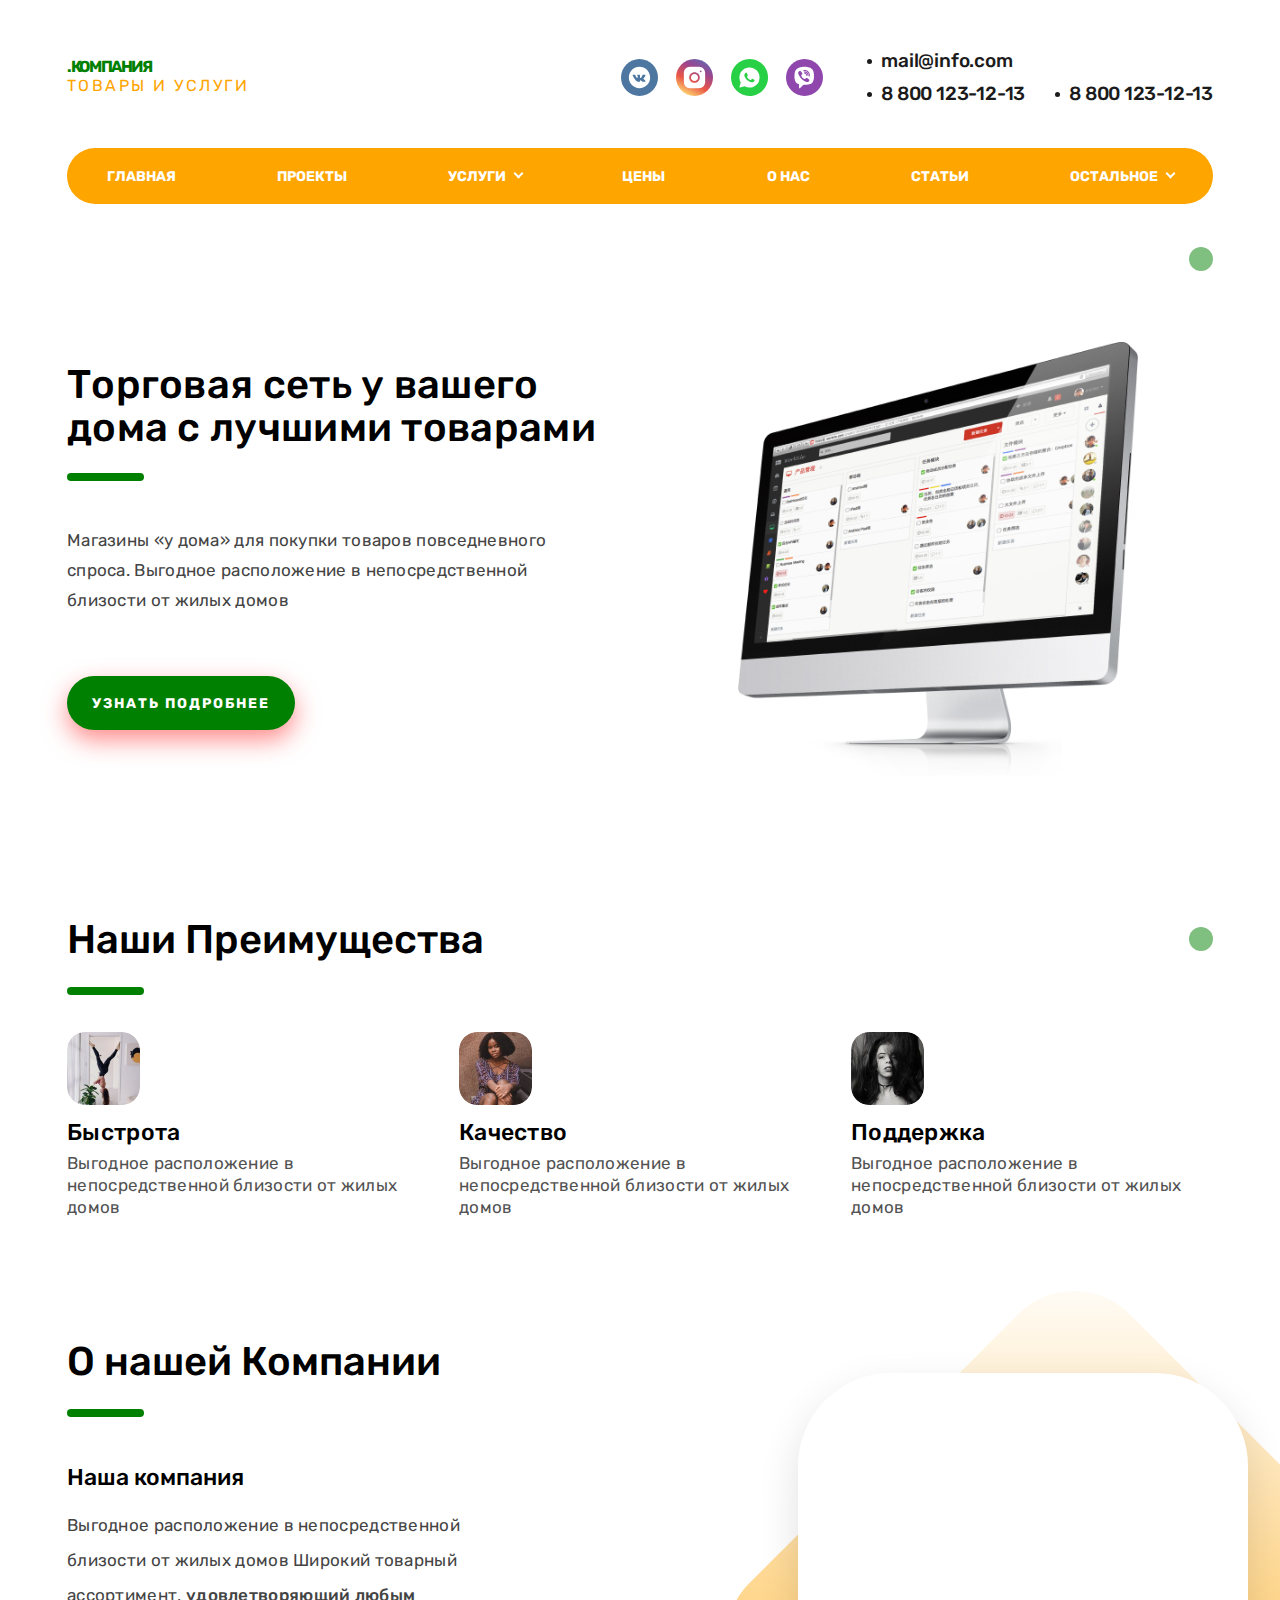
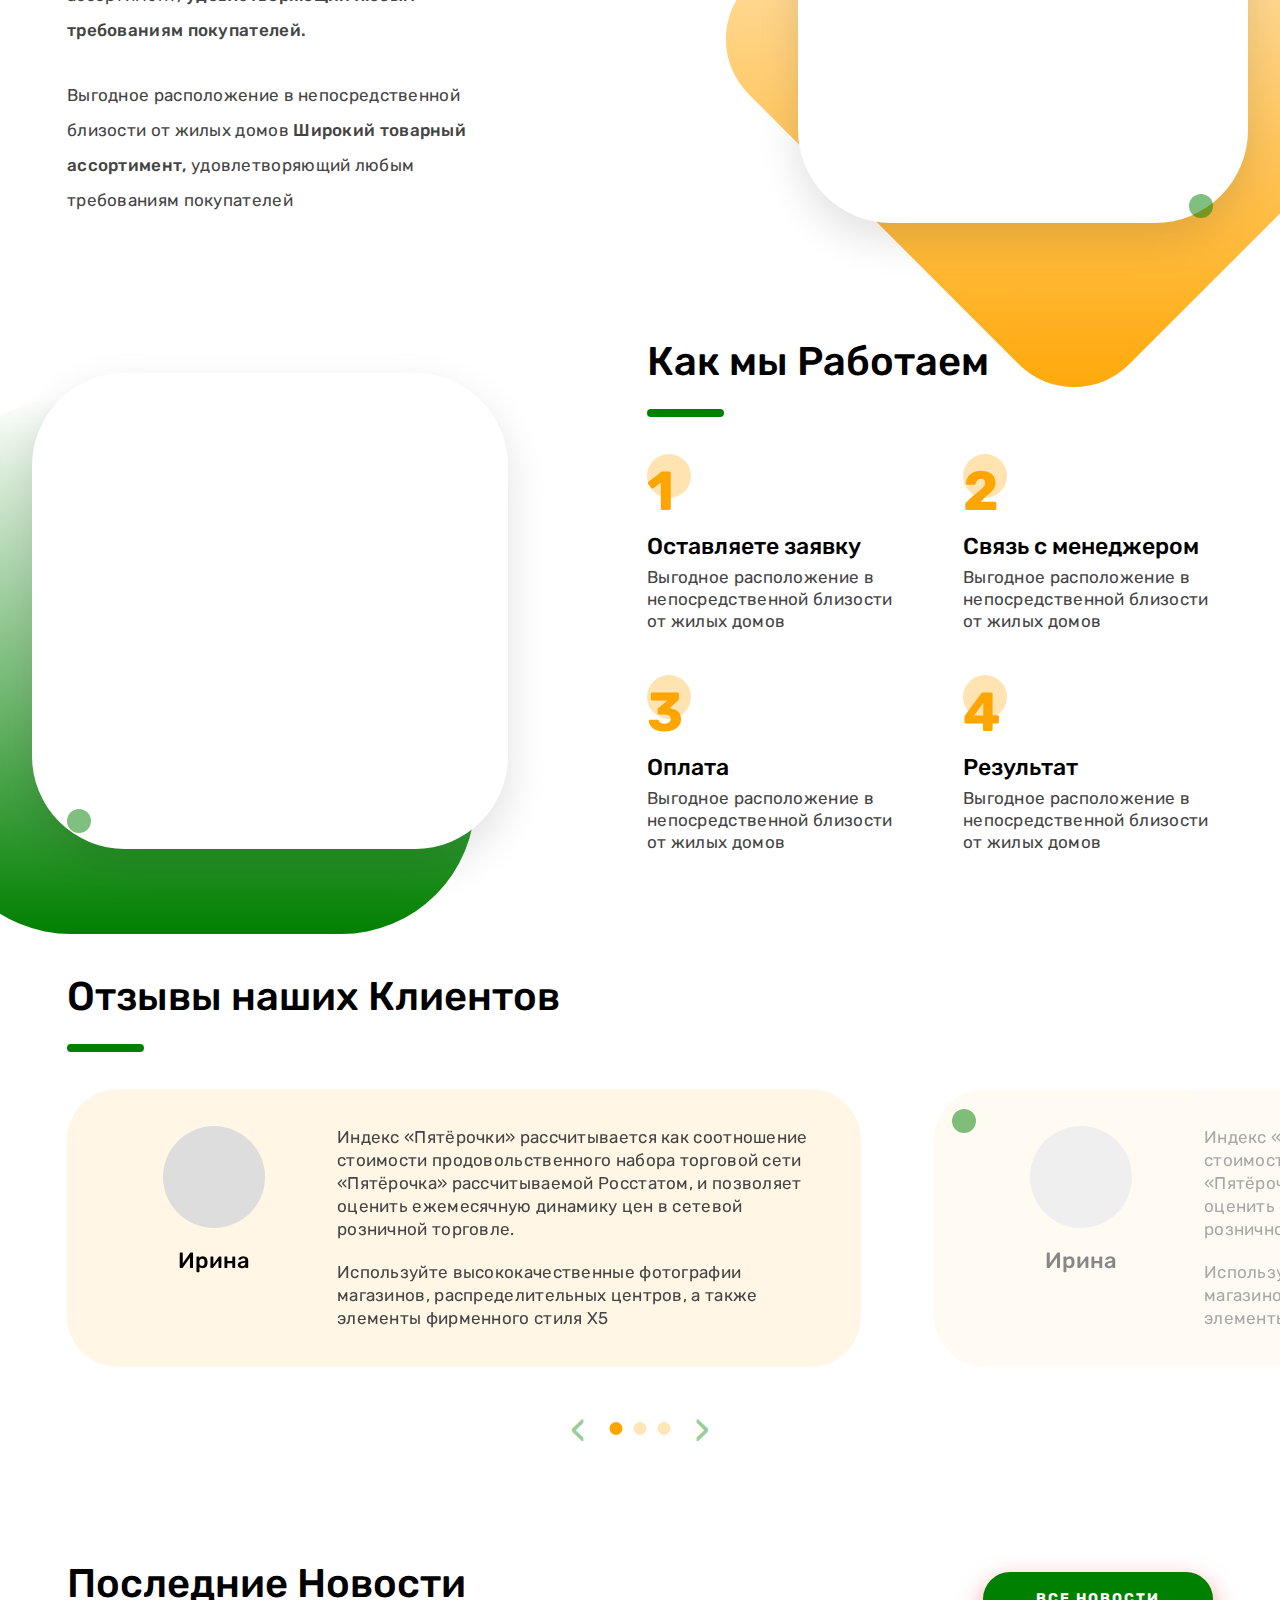
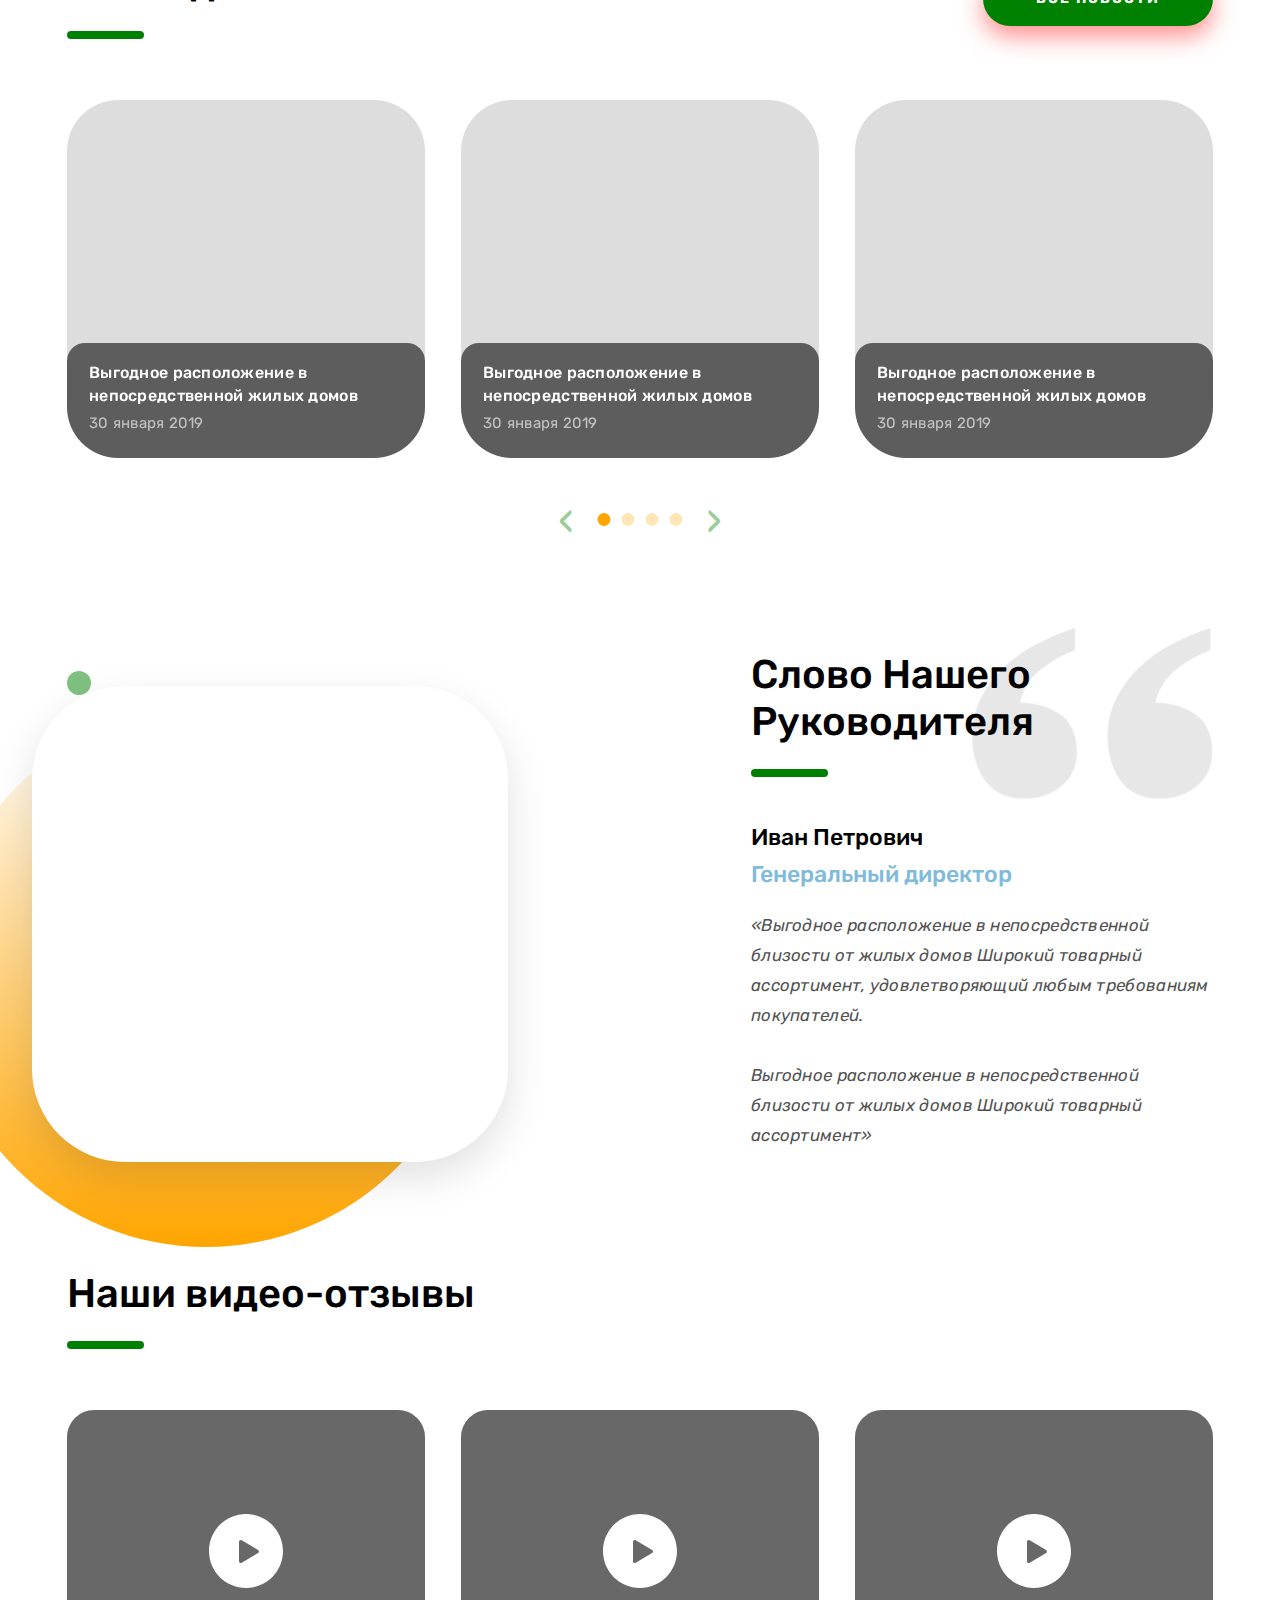
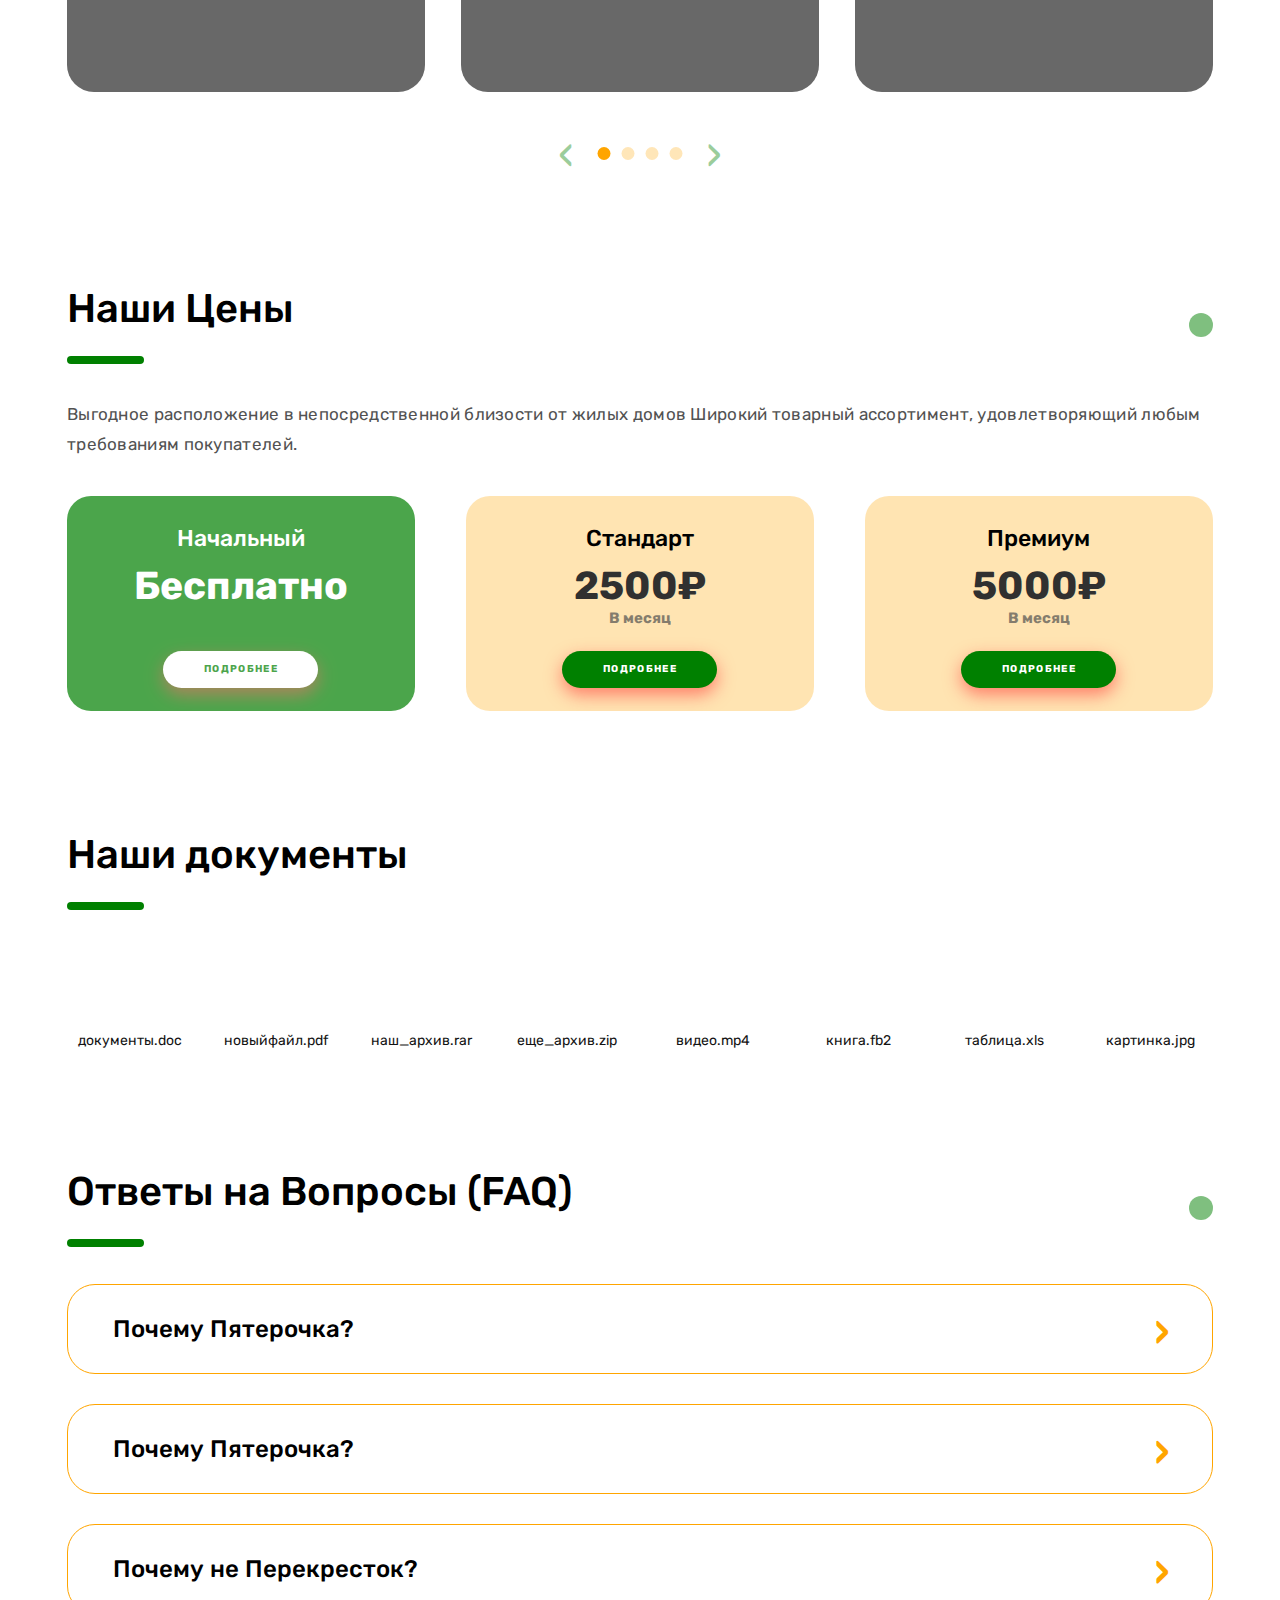
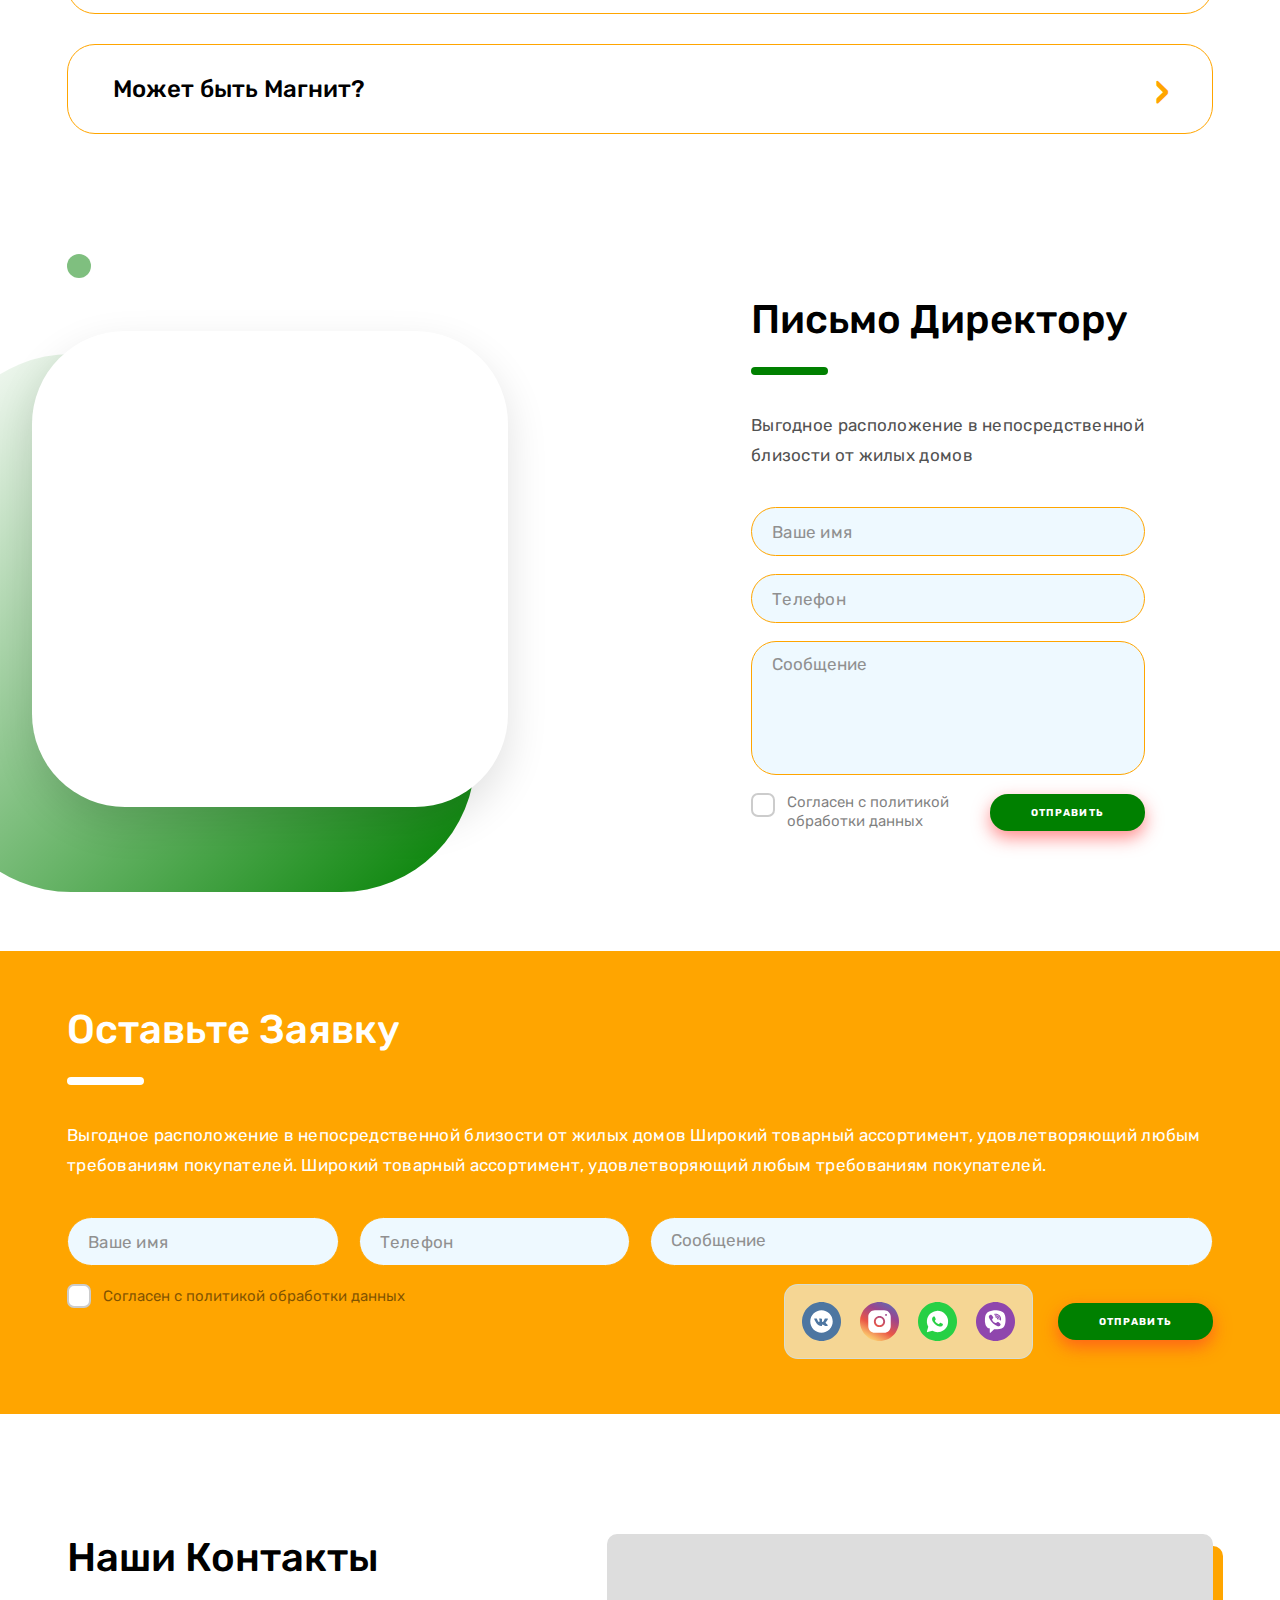
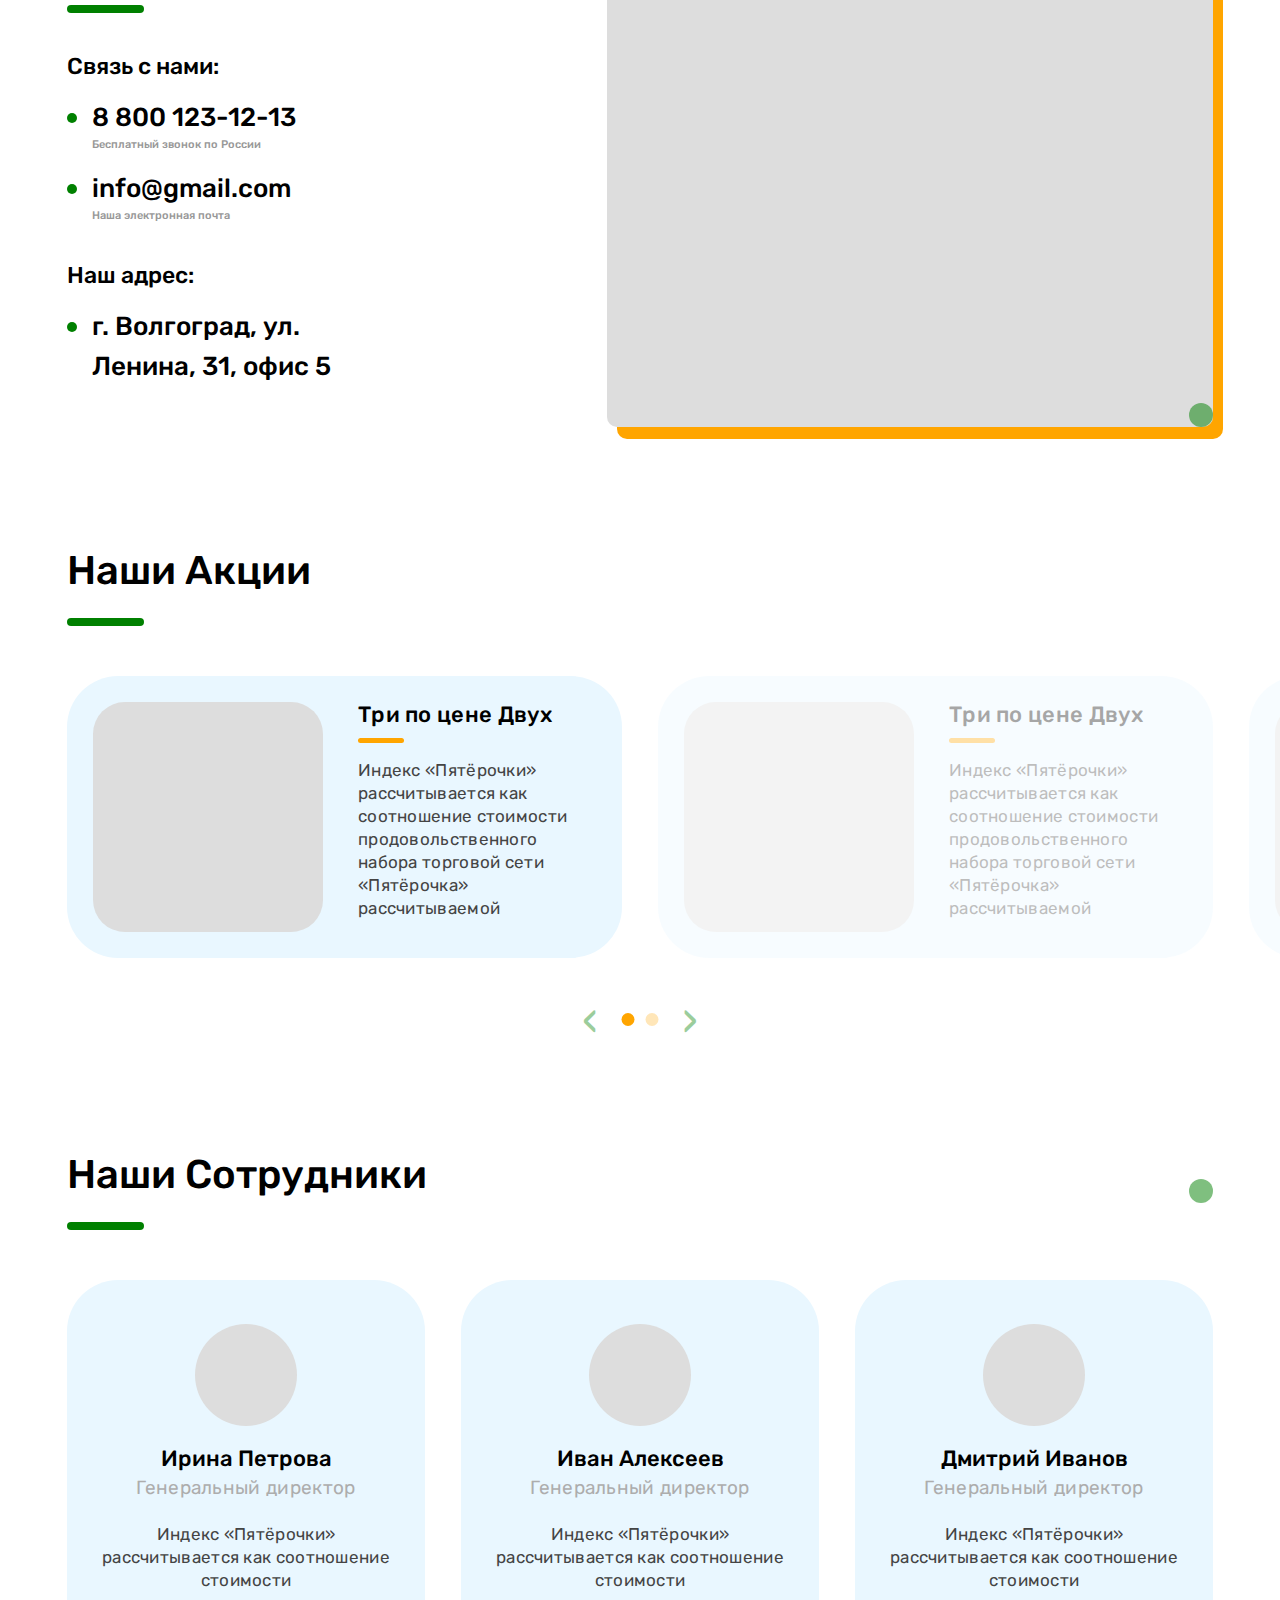
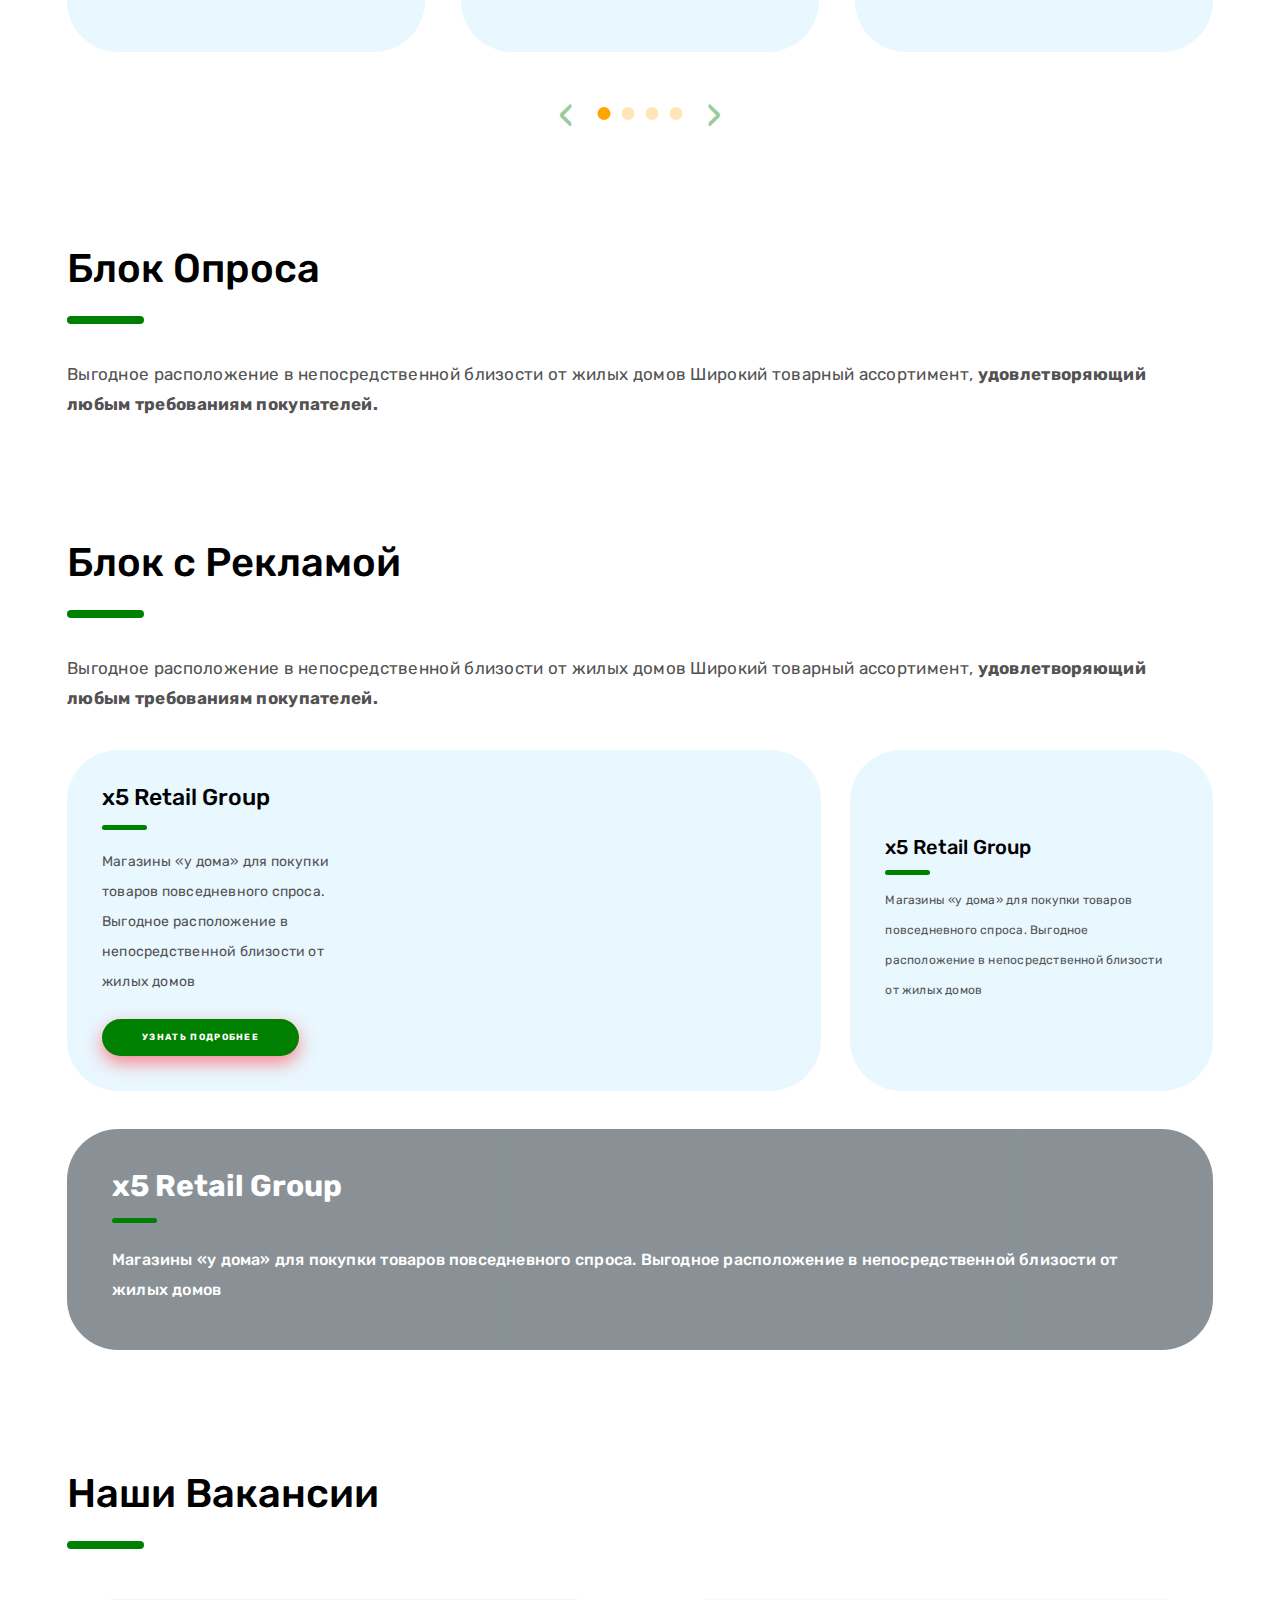
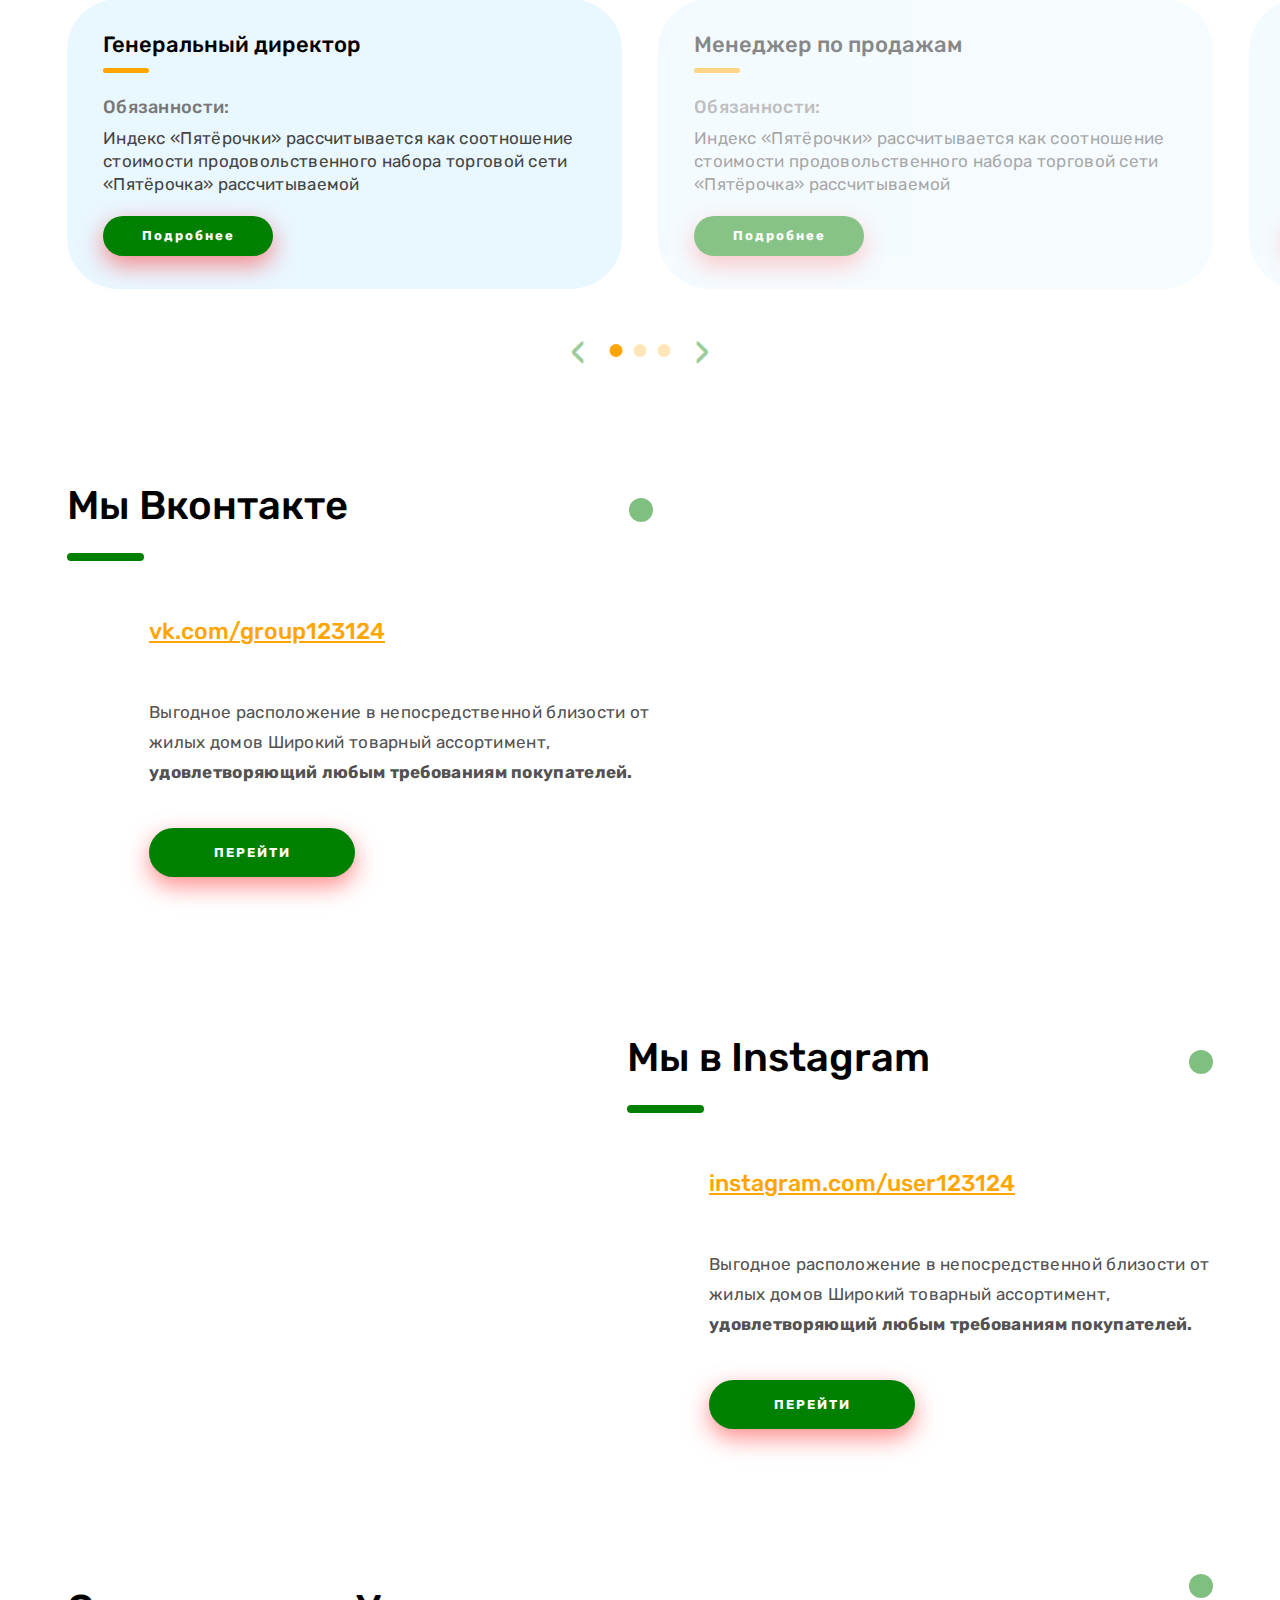
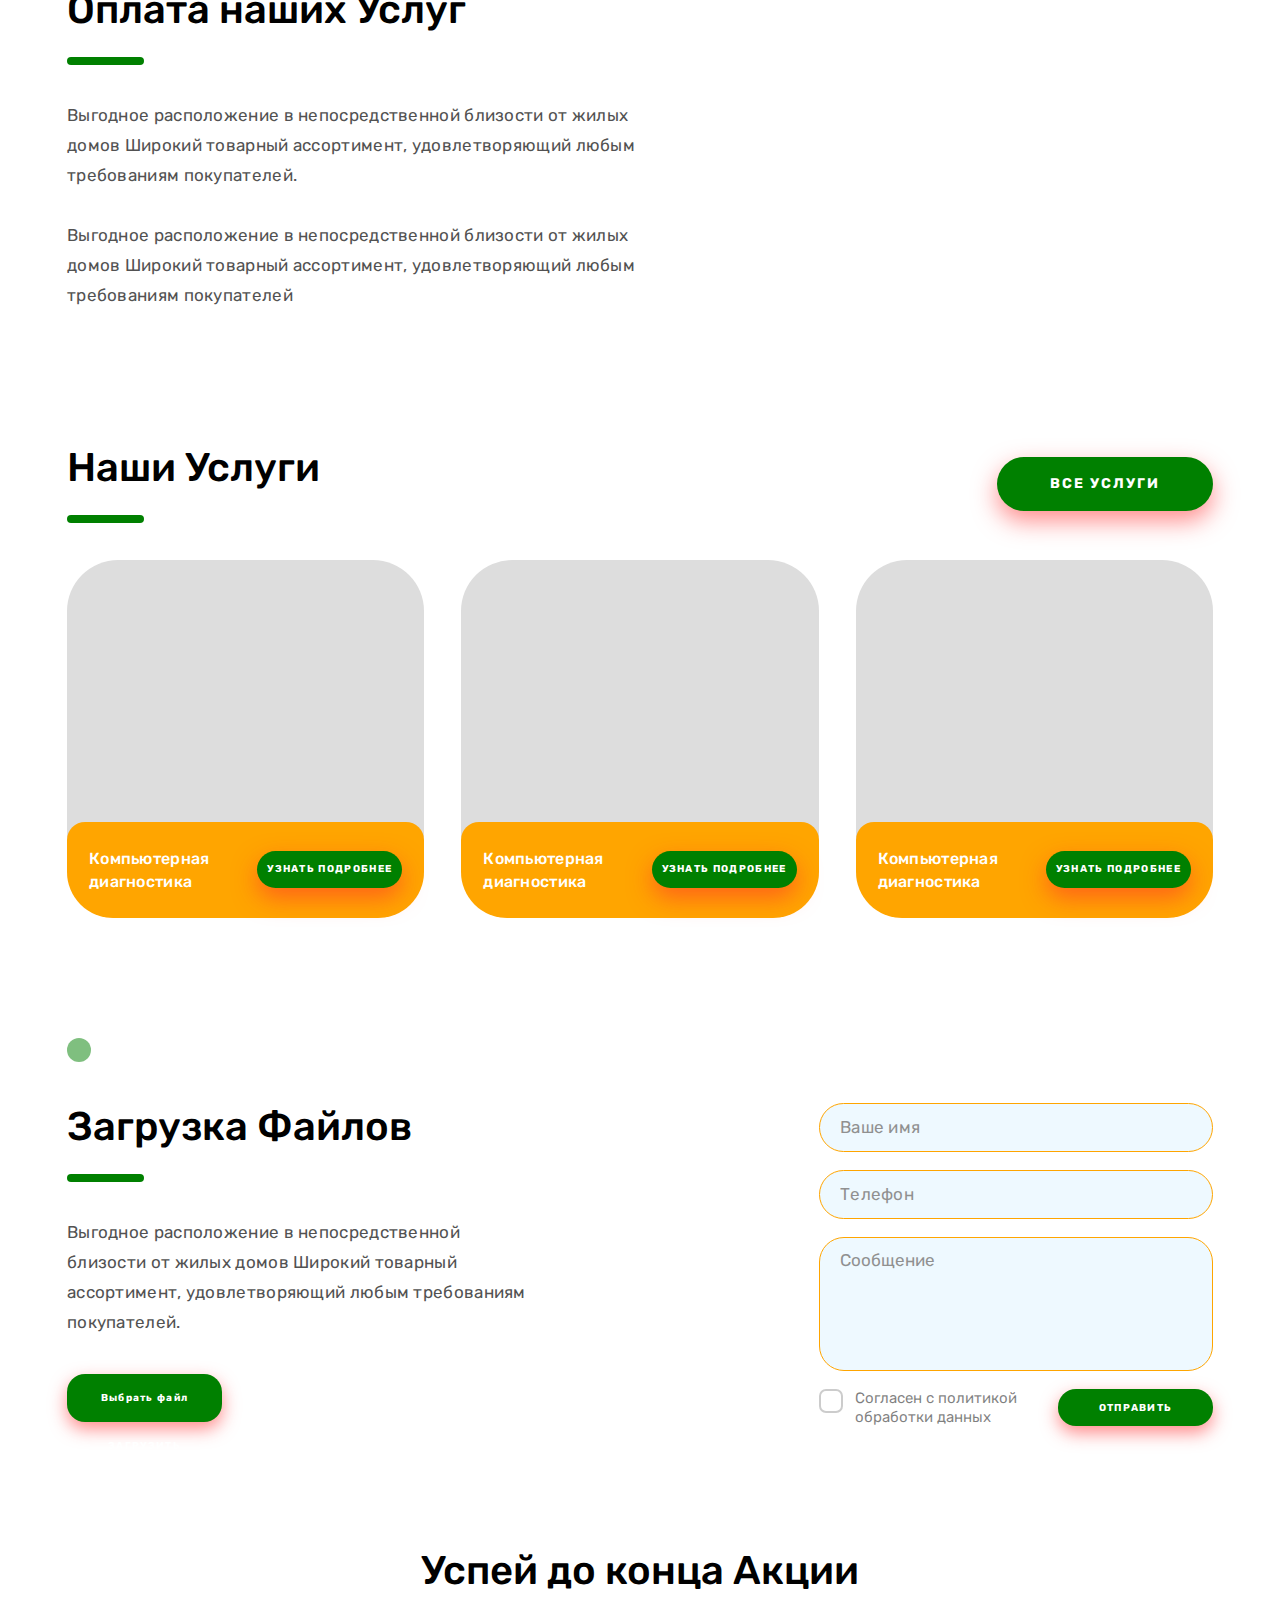
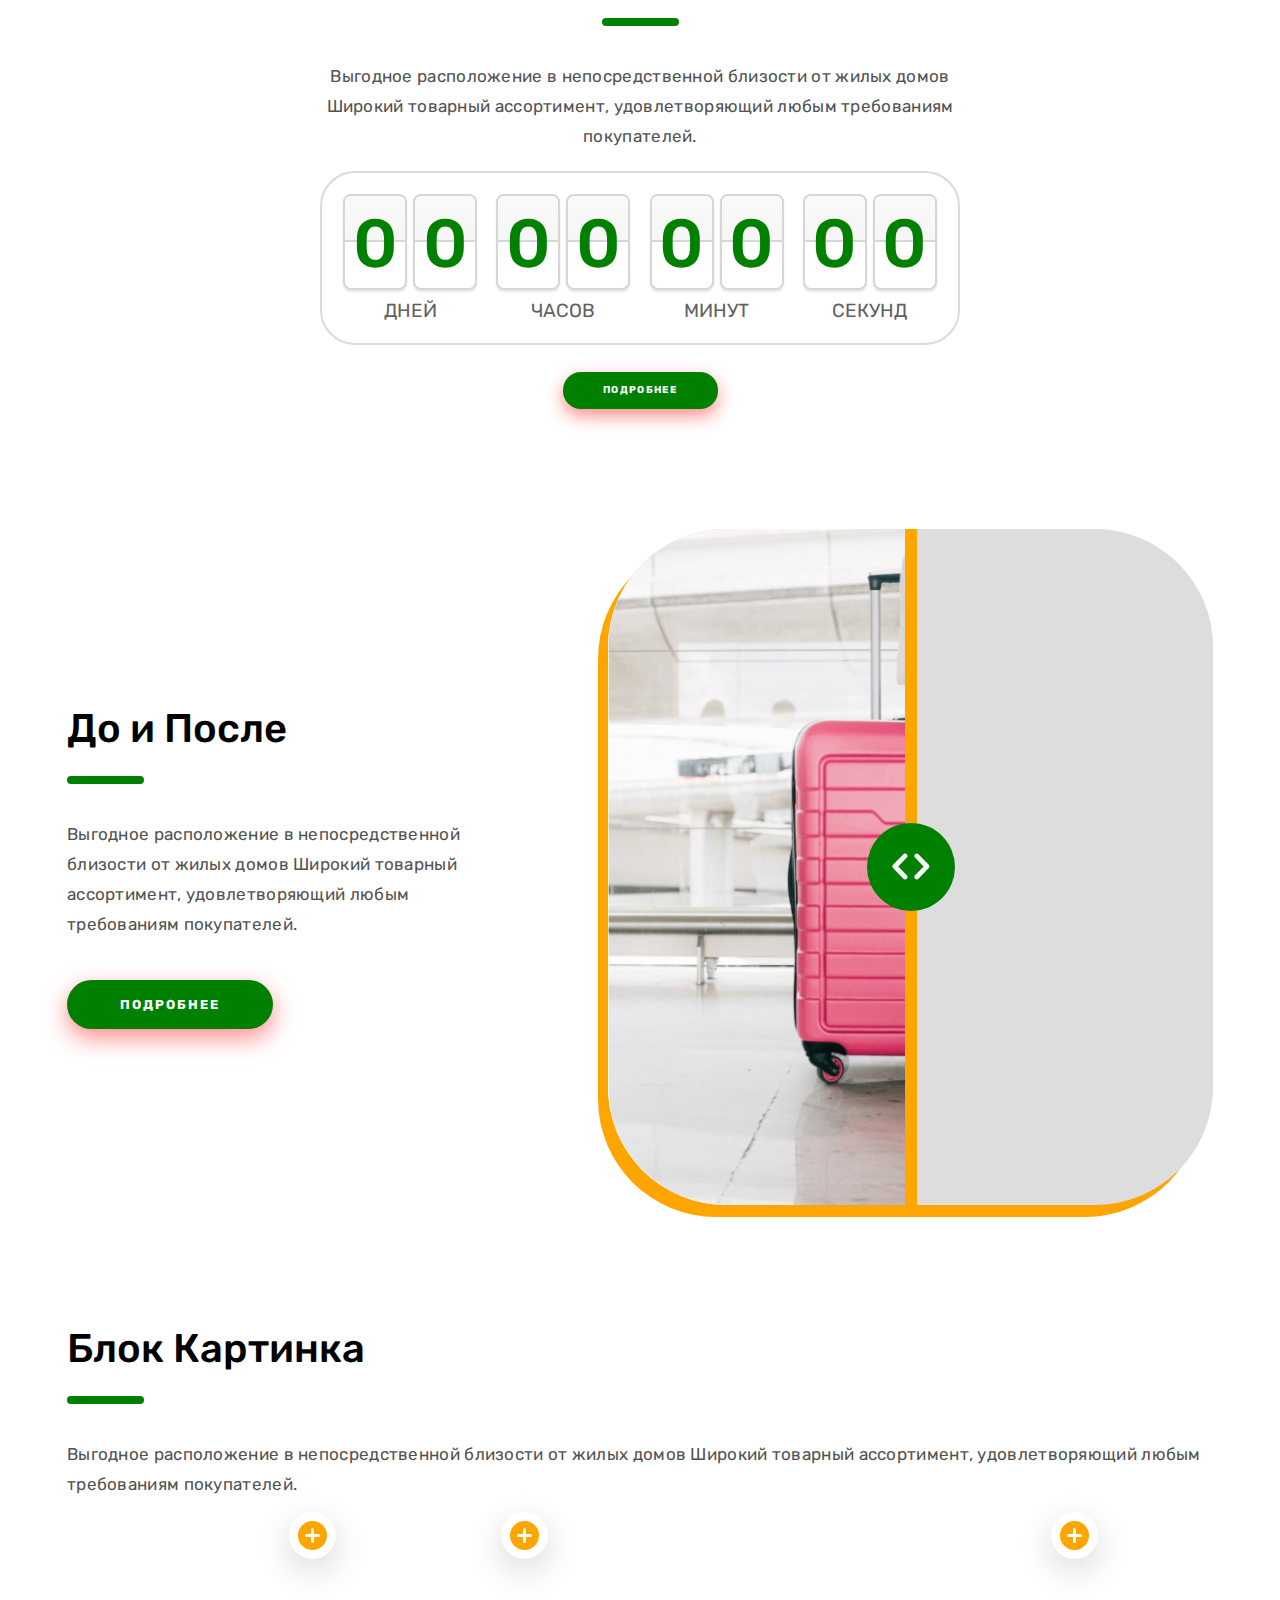
<file: index2.html>
<!DOCTYPE html>
<html lang="ru">
	<head>
		<meta http-equiv="Content-Type" content="text/html; charset=utf-8">
		<!-- Переключение IE в последнию версию, на случай если в настройках пользователя стоит меньшая -->
		<meta http-equiv="X-UA-Compatible" content="IE=edge">

		<!-- Адаптирование страницы для мобильных устройств -->
		<meta name="viewport" content="width=device-width, initial-scale=1, maximum-scale=1">

		<!-- Запрет распознования номера телефона -->
		<meta name="format-detection" content="telephone=no">
		<meta name="SKYPE_TOOLBAR" content ="SKYPE_TOOLBAR_PARSER_COMPATIBLE">

		<!-- Заголовок страницы -->
		<title>Заголовок страницы</title>

		<!-- Данное значение часто используют(использовали) поисковые системы -->
		<meta name="description" content="">
		<meta name="keywords" content="">

		<!-- Традиционная иконка сайта, размер 16x16, прозрачность поддерживается. Рекомендуемый формат: .ico или .png -->
		<link rel="shortcut icon" href="images/favicon.ico">

		<!-- Подключение шрифтов с гугла -->
		<link href="https://fonts.googleapis.com/css2?family=Rubik:ital,wght@0,300;0,400;0,500;0,700;0,900;1,300;1,400;1,500;1,700;1,900&display=swap" rel="stylesheet">

		<!-- Подключение файлов стилей -->
		<link rel="stylesheet" href="css/fancybox.css">
		<link rel="stylesheet" href="css/owl.carousel.css">
		<link rel="stylesheet" href="css/ion.rangeSlider.css">
		<link rel="stylesheet" href="css/styles.css">

		<link rel="stylesheet" href="css/response_1185.css" media="(max-width: 1185px)">
		<link rel="stylesheet" href="css/response_1023.css" media="(max-width: 1023px)">
		<link rel="stylesheet" href="css/response_767.css" media="(max-width: 767px)">
		<link rel="stylesheet" href="css/response_479.css" media="(max-width: 479px)">

		<style>
			:root {
				--main_color1: #008000;
    			--main_color2: #ffa500;
			}

		</style>
	</head>

	<body>
		<div class="wrap">
			<div class="main">
				<!-- Шапка -->
				<header>
					<button type="button" class="close">
						<span></span>
						<span></span>
					</button>


					<div class="mob_scroll">
						<div class="info">
							<div class="cont flex">

								<div class="logo">
									<div class="name">.КОМПАНИЯ</div>
									<div class="desc">ТОВАРЫ И УСЛУГИ</div>
								</div>


								<div class="socials">
									<a href="/" target="_blank" rel="noopener nofollow">
										<img src="images/ic_soc1.svg" alt="">
									</a>

									<a href="/" target="_blank" rel="noopener nofollow">
										<img src="images/ic_soc2.svg" alt="">
									</a>

									<a href="/" target="_blank" rel="noopener nofollow">
										<img src="images/ic_soc3.svg" alt="">
									</a>

									<a href="/" target="_blank" rel="noopener nofollow">
										<img src="images/ic_soc4.svg" alt="">
									</a>
								</div>


								<div class="contacts">
									<div class="email">
										<a href="mailto:mail@info.com">mail@info.com</a>
									</div>

									<div class="phones">
										<div><a href="tel:88001231213">8 800 123-12-13</a></div>

										<div><a href="tel:88001231213">8 800 123-12-13</a></div>
									</div>
								</div>

							</div>
						</div>


						<div class="bottom">
							<div class="cont">

								<ul class="menu flex">
									<li class="item">
										<a href="/">ГЛАВНАЯ</a>
									</li>

									<li class="item">
										<a href="/">ПРОЕКТЫ</a>
									</li>

									<li class="item">
										<a href="#" class="sub_link">
											<span>УСЛУГИ</span>
										</a>

										<div class="sub_menu">
											<div><a href="/">Пункт меню</a></div>
											<div><a href="/">Пункт меню</a></div>
											<div><a href="/">Пункт меню</a></div>
										</div>
									</li>

									<li class="item">
										<a href="/">ЦЕНЫ</a>
									</li>

									<li class="item">
										<a href="/">О НАС</a>
									</li>

									<li class="item">
										<a href="/">СТАТЬИ</a>
									</li>

									<li class="item">
										<a href="/">Пункт меню</a>
									</li>

									<li class="item">
										<a href="/" class="sub_link">
											<span>Пункт меню</span>
										</a>

										<div class="sub_menu">
											<div><a href="/">Пункт меню</a></div>
											<div><a href="/">Пункт меню</a></div>
											<div><a href="/">Пункт меню</a></div>
										</div>
									</li>

									<li class="item">
										<a href="/">Пункт меню</a>
									</li>
								</ul>

							</div>
						</div>
					</div>
				</header>


				<div class="mob_header">
					<div class="cont">

						<div class="logo">
							<a href="/">
								<div class="name">.КОМПАНИЯ</div>
								<div class="desc">ТОВАРЫ И УСЛУГИ</div>
							</a>
						</div>


						<div class="bg">
							<div class="contacts">
								<a href="/">
									<img data-src="images/ic_phone.svg" alt="" class="lozad">
								</a>

								<a href="/">
									<img data-src="images/ic_phone2.svg" alt="" class="lozad">
								</a>

								<a href="/">
									<img data-src="images/ic_email.svg" alt="" class="lozad">
								</a>
							</div>

							<div class="socials">
								<a href="/" target="_blank" rel="noopener nofollow">
									<img src="images/ic_soc1.svg" alt="">
								</a>

								<a href="/" target="_blank" rel="noopener nofollow">
									<img src="images/ic_soc2.svg" alt="">
								</a>

								<a href="/" target="_blank" rel="noopener nofollow">
									<img src="images/ic_soc3.svg" alt="">
								</a>

								<a href="/" target="_blank" rel="noopener nofollow">
									<img src="images/ic_soc4.svg" alt="">
								</a>
							</div>
						</div>


						<button type="button" class="mob_menu_link">
							<span></span>
							<span></span>
							<span></span>
						</button>

					</div>
				</div>
				<!-- End Шапка -->


				<!-- Основная часть -->
				<section class="first_section block">
					<div class="cont">
						<div class="info">
							<div class="title">Торговая сеть у вашего дома с лучшими товарами</div>

							<div class="desc">Магазины «у дома»​ для покупки товаров повседневного спроса. Выгодное расположение в непосредственной близости от жилых домов</div>

							<a href="/" class="link">УЗНАТЬ ПОДРОБНЕЕ</a>
						</div>

						<div class="img no_mask">
							<img data-src="images/tmp/first_section_img2.jpg" alt="" class="lozad">
						</div>
					</div>
				</section>


				<section class="advantages block">
					<div class="cont">

						<div class="block_head">
							<div class="title">Наши Преимущества</div>
						</div>


						<div class="flex">
							<div class="item">
								<div class="icon">
									<img data-src="images/tmp/advantages_thumb1.jpg" alt="" class="lozad">
								</div>

								<div class="name">Быстрота</div>

								<div class="desc">Выгодное расположение в непосредственной близости от жилых домов</div>
							</div>


							<div class="item">
								<div class="icon">
									<img data-src="images/tmp/advantages_thumb2.jpg" alt="" class="lozad">
								</div>

								<div class="name">Качество</div>

								<div class="desc">Выгодное расположение в непосредственной близости от жилых домов</div>
							</div>


							<div class="item">
								<div class="icon">
									<img data-src="images/tmp/advantages_thumb3.jpg" alt="" class="lozad">
								</div>

								<div class="name">Поддержка</div>

								<div class="desc">Выгодное расположение в непосредственной близости от жилых домов</div>
							</div>
						</div>

					</div>
				</section>


				<section class="about block">
					<div class="cont">

						<div class="info">
							<div class="block_head">
								<div class="title">О нашей Компании</div>
							</div>

							<div class="sub_title">Наша компания</div>

							<div class="text_block">
								<p>
									Выгодное расположение в непосредственной близости от жилых домов Широкий товарный ассортимент, <b>удовлетворяющий любым требованиям покупателей.</b>
								</p>

								<p>
									Выгодное расположение в непосредственной близости от жилых домов <b>Широкий товарный ассортимент,</b> удовлетворяющий любым требованиям покупателей
								</p>
							</div>
						</div>


						<div class="img">
							<div class="lozad" data-background-image="../images/tmp/about_img.jpg"></div>
						</div>

					</div>
				</section>


				<section class="how_we_work block">
					<div class="cont">

						<div class="info">
							<div class="block_head">
								<div class="title">Как мы Работаем</div>
							</div>

							<div class="flex">
								<div class="item">
									<div class="name">Оставляете заявку</div>

									<div class="desc">Выгодное расположение в непосредственной близости от жилых домов</div>
								</div>

								<div class="item">
									<div class="name">Связь с менеджером</div>

									<div class="desc">Выгодное расположение в непосредственной близости от жилых домов</div>
								</div>

								<div class="item">
									<div class="name">Оплата</div>

									<div class="desc">Выгодное расположение в непосредственной близости от жилых домов</div>
								</div>

								<div class="item">
									<div class="name">Результат</div>

									<div class="desc">Выгодное расположение в непосредственной близости от жилых домов</div>
								</div>
							</div>
						</div>

						<div class="img">
							<div class="lozad" data-background-image="../images/tmp/how_we_work_img.jpg"></div>
						</div>

					</div>
				</section>


				<section class="reviews block">
					<div class="cont">

						<div class="block_head">
							<div class="title">Отзывы наших Клиентов</div>
						</div>


						<div class="slider_wrap">
							<div class="slider owl-carousel">
								<div class="slide">
									<div class="review">
										<div class="author">
											<div class="foto">
												<img data-src="images/tmp/review_foto.jpg" alt="" class="lozad">
											</div>

											<div class="name">Ирина</div>
										</div>

										<div class="text">
											<p>
												Индекс «Пятёрочки» рассчитывается как соотношение стоимости продовольственного набора торговой сети «Пятёрочка» рассчитываемой Росстатом, и позволяет оценить ежемесячную динамику цен в сетевой розничной торговле.
											</p>

											<p>
												Используйте высококачественные фотографии магазинов, распределительных центров, а также элементы фирменного стиля X5
											</p>
										</div>
									</div>
								</div>


								<div class="slide">
									<div class="review">
										<div class="author">
											<div class="foto">
												<img data-src="images/tmp/review_foto.jpg" alt="" class="lozad">
											</div>

											<div class="name">Ирина</div>
										</div>

										<div class="text">
											<p>
												Индекс «Пятёрочки» рассчитывается как соотношение стоимости продовольственного набора торговой сети «Пятёрочка» рассчитываемой Росстатом, и позволяет оценить ежемесячную динамику цен в сетевой розничной торговле.
											</p>

											<p>
												Используйте высококачественные фотографии магазинов, распределительных центров, а также элементы фирменного стиля X5
											</p>
										</div>
									</div>
								</div>


								<div class="slide">
									<div class="review">
										<div class="author">
											<div class="foto">
												<img data-src="images/tmp/review_foto.jpg" alt="" class="lozad">
											</div>

											<div class="name">Ирина</div>
										</div>

										<div class="text">
											<p>
												Индекс «Пятёрочки» рассчитывается как соотношение стоимости продовольственного набора торговой сети «Пятёрочка» рассчитываемой Росстатом, и позволяет оценить ежемесячную динамику цен в сетевой розничной торговле.
											</p>

											<p>
												Используйте высококачественные фотографии магазинов, распределительных центров, а также элементы фирменного стиля X5
											</p>
										</div>
									</div>
								</div>
							</div>
						</div>

					</div>
				</section>


				<section class="articles block">
					<div class="cont">

						<div class="block_head">
							<div class="title">Последние Новости</div>

							<a href="/" class="all_link">ВСЕ НОВОСТИ</a>
						</div>


						<div class="slider owl-carousel">
							<div class="slide">
								<a href="/" class="article">
									<img data-src="images/tmp/article_thumb.jpg" alt="" class="lozad">

									<div class="info">
										<div class="name">Выгодное расположение в непосредственной жилых домов</div>

										<div class="date">30 января 2019</div>
									</div>
								</a>
							</div>

							<div class="slide">
								<a href="/" class="article">
									<img data-src="images/tmp/article_thumb2.jpg" alt="" class="lozad">

									<div class="info">
										<div class="name">Выгодное расположение в непосредственной жилых домов</div>

										<div class="date">30 января 2019</div>
									</div>
								</a>
							</div>

							<div class="slide">
								<a href="/" class="article">
									<img data-src="images/tmp/article_thumb3.jpg" alt="" class="lozad">

									<div class="info">
										<div class="name">Выгодное расположение в непосредственной жилых домов</div>

										<div class="date">30 января 2019</div>
									</div>
								</a>
							</div>

							<div class="slide">
								<a href="/" class="article">
									<img data-src="images/tmp/article_thumb.jpg" alt="" class="lozad">

									<div class="info">
										<div class="name">Выгодное расположение в непосредственной жилых домов</div>

										<div class="date">30 января 2019</div>
									</div>
								</a>
							</div>

							<div class="slide">
								<a href="/" class="article">
									<img data-src="images/tmp/article_thumb2.jpg" alt="" class="lozad">

									<div class="info">
										<div class="name">Выгодное расположение в непосредственной жилых домов</div>

										<div class="date">30 января 2019</div>
									</div>
								</a>
							</div>

							<div class="slide">
								<a href="/" class="article">
									<img data-src="images/tmp/article_thumb3.jpg" alt="" class="lozad">

									<div class="info">
										<div class="name">Выгодное расположение в непосредственной жилых домов</div>

										<div class="date">30 января 2019</div>
									</div>
								</a>
							</div>
						</div>

					</div>
				</section>


				<section class="big_boss_quote block">
					<div class="cont">

						<div class="info">
							<div class="block_head">
								<div class="title">Слово Нашего Руководителя</div>
							</div>

							<div class="name">Иван Петрович</div>

							<div class="post">Генеральный директор</div>

							<div class="text_block">
								<p>
									«Выгодное расположение в непосредственной близости от жилых домов Широкий товарный ассортимент, удовлетворяющий любым требованиям покупателей.
								</p>

								<p>
									Выгодное расположение в непосредственной близости от жилых домов Широкий товарный ассортимент»
								</p>
							</div>
						</div>


						<div class="img">
							<div class="lozad" data-background-image="../images/tmp/big_boss_quote_img.jpg"></div>
						</div>

					</div>
				</section>


				<section class="video_reviews block">
					<div class="cont">

						<div class="block_head">
							<div class="title">Наши видео-отзывы</div>
						</div>


						<div class="slider owl-carousel">
							<div class="slide">
								<a href="https://www.youtube.com/watch?v=60VYXd9RVJ0" data-fancybox class="review"></a>
							</div>

							<div class="slide">
								<a href="https://www.youtube.com/watch?v=60VYXd9RVJ0" data-fancybox class="review"></a>
							</div>

							<div class="slide">
								<a href="https://www.youtube.com/watch?v=60VYXd9RVJ0" data-fancybox class="review"></a>
							</div>

							<div class="slide">
								<a href="https://www.youtube.com/watch?v=60VYXd9RVJ0" data-fancybox class="review"></a>
							</div>

							<div class="slide">
								<a href="https://www.youtube.com/watch?v=60VYXd9RVJ0" data-fancybox class="review"></a>
							</div>

							<div class="slide">
								<a href="https://www.youtube.com/watch?v=60VYXd9RVJ0" data-fancybox class="review"></a>
							</div>
						</div>

					</div>
				</section>


				<section class="prices block">
					<div class="cont">

						<div class="block_head">
							<div class="title">Наши Цены</div>

							<div class="desc">Выгодное расположение в непосредственной близости от жилых домов Широкий товарный ассортимент, удовлетворяющий любым требованиям покупателей.</div>
						</div>


						<div class="flex">
							<div class="item free">
								<div class="name">Начальный</div>

								<div class="price">Бесплатно</div>

								<a href="/" class="link">ПОДРОБНЕЕ</a>
							</div>


							<div class="item">
								<div class="name">Стандарт</div>

								<div class="price">
									2500₽ <small>В месяц</small>
								</div>

								<a href="/" class="link">ПОДРОБНЕЕ</a>
							</div>


							<div class="item">
								<div class="name">Премиум</div>

								<div class="price">
									5000₽ <small>В месяц</small>
								</div>

								<a href="/" class="link">ПОДРОБНЕЕ</a>
							</div>
						</div>

					</div>
				</section>


				<section class="documents block">
					<div class="cont">

						<div class="block_head">
							<div class="title">Наши документы</div>
						</div>


						<div class="flex">
							<a href="/" class="item">
								<div class="icon">
									<img data-src="images/ic_file_doc.svg" alt="" class="lozad">
								</div>
								<div class="name">документы.doc</div>
							</a>

							<a href="/" class="item">
								<div class="icon">
									<img data-src="images/ic_file_pdf.svg" alt="" class="lozad">
								</div>
								<div class="name">новыйфайл.pdf</div>
							</a>

							<a href="/" class="item">
								<div class="icon">
									<img data-src="images/ic_file_rar.svg" alt="" class="lozad">
								</div>
								<div class="name">наш_архив.rar</div>
							</a>

							<a href="/" class="item">
								<div class="icon">
									<img data-src="images/ic_file_zip.svg" alt="" class="lozad">
								</div>
								<div class="name">еще_архив.zip</div>
							</a>

							<a href="/" class="item">
								<div class="icon">
									<img data-src="images/ic_file_mp4.svg" alt="" class="lozad">
								</div>
								<div class="name">видео.mp4</div>
							</a>

							<a href="/" class="item">
								<div class="icon">
									<img data-src="images/ic_file_fb2.svg" alt="" class="lozad">
								</div>
								<div class="name">книга.fb2</div>
							</a>

							<a href="/" class="item">
								<div class="icon">
									<img data-src="images/ic_file_xls.svg" alt="" class="lozad">
								</div>
								<div class="name">таблица.xls</div>
							</a>

							<a href="/" class="item">
								<div class="icon">
									<img data-src="images/ic_file_jpg.svg" alt="" class="lozad">
								</div>
								<div class="name">картинка.jpg</div>
							</a>
						</div>

					</div>
				</section>


				<section class="faq block">
					<div class="cont">

						<div class="block_head">
							<div class="title">Ответы на Вопросы (FAQ)</div>
						</div>


						<div class="accordion">
							<div class="item">
								<div class="title">Почему Пятерочка?</div>

								<div class="data text_block">
									<p>
										Индекс «Пятёрочки» рассчитывается как соотношение стоимости продовольственного набора торговой сети «Пятёрочка» рассчитываемой Росстатом, и позволяет оценить ежемесячную динамику цен в сетевой розничной торговле.
									</p>

									<p>
										Используйте высококачественные фотографии магазинов, распределительных центров, а также элементы фирменного стиля X5
									</p>
								</div>
							</div>


							<div class="item">
								<div class="title">Почему Пятерочка?</div>

								<div class="data text_block">
									<p>
										Индекс «Пятёрочки» рассчитывается как соотношение стоимости продовольственного набора торговой сети «Пятёрочка» рассчитываемой Росстатом, и позволяет оценить ежемесячную динамику цен в сетевой розничной торговле.
									</p>

									<p>
										Используйте высококачественные фотографии магазинов, распределительных центров, а также элементы фирменного стиля X5
									</p>
								</div>
							</div>


							<div class="item">
								<div class="title">Почему не Перекресток?</div>

								<div class="data text_block">
									<p>
										Индекс «Пятёрочки» рассчитывается как соотношение стоимости продовольственного набора торговой сети «Пятёрочка» рассчитываемой Росстатом, и позволяет оценить ежемесячную динамику цен в сетевой розничной торговле.
									</p>

									<p>
										Используйте высококачественные фотографии магазинов, распределительных центров, а также элементы фирменного стиля X5
									</p>
								</div>
							</div>


							<div class="item">
								<div class="title">Может быть Магнит?</div>

								<div class="data text_block">
									<p>
										Индекс «Пятёрочки» рассчитывается как соотношение стоимости продовольственного набора торговой сети «Пятёрочка» рассчитываемой Росстатом, и позволяет оценить ежемесячную динамику цен в сетевой розничной торговле.
									</p>

									<p>
										Используйте высококачественные фотографии магазинов, распределительных центров, а также элементы фирменного стиля X5
									</p>
								</div>
							</div>
						</div>

					</div>
				</section>


				<section class="director_letter block">
					<div class="cont">

						<div class="info">
							<div class="block_head">
								<div class="title">Письмо Директору</div>

								<div class="desc">Выгодное расположение в непосредственной близости от жилых домов</div>
							</div>


							<form action="" class="form">
								<div class="line">
									<div class="field">
										<input type="text" name="" value="" class="input" placeholder="Ваше имя">
									</div>
								</div>

								<div class="line">
									<div class="field">
										<input type="tel" name="" value="" class="input" placeholder="Телефон" required>
									</div>
								</div>

								<div class="line">
									<div class="field">
										<textarea name="" placeholder="Сообщение"></textarea>
									</div>
								</div>


								<div class="bottom">
									<div class="agree">
										<input type="checkbox" name="agree" id="agree_check" checked>
										<label for="agree_check">Согласен с политикой обработки данных</label>
									</div>

									<div class="submit">
										<button type="submit" class="submit_btn">ОТПРАВИТЬ</button>
									</div>
								</div>
							</form>
						</div>


						<div class="img">
							<div class="lozad" data-background-image="../images/tmp/big_boss_quote_img.jpg"></div>
						</div>

					</div>
				</section>


				<section class="order_block block">
					<div class="cont">

						<div class="block_head">
							<div class="title">Оставьте Заявку</div>

							<div class="desc">Выгодное расположение в непосредственной близости от жилых домов Широкий товарный ассортимент, удовлетворяющий любым требованиям покупателей. Широкий товарный ассортимент, удовлетворяющий любым требованиям покупателей.</div>
						</div>


						<form action="" class="form">
							<div class="columns">
								<div class="line width1of4">
									<div class="field">
										<input type="text" name="" value="" class="input" placeholder="Ваше имя">
									</div>
								</div>

								<div class="line width1of4">
									<div class="field">
										<input type="tel" name="" value="" class="input" placeholder="Телефон" required>
									</div>
								</div>

								<div class="line width2of4">
									<div class="field">
										<textarea name="" placeholder="Сообщение"></textarea>
									</div>
								</div>
							</div>


							<div class="bottom">
								<div class="agree">
									<input type="checkbox" name="agree" id="agree2_check" checked>
									<label for="agree2_check">Согласен с политикой обработки данных</label>
								</div>


								<div class="socials">
									<a href="/" target="_blank" rel="noopener nofollow">
										<img src="images/ic_soc1.svg" alt="">
									</a>

									<a href="/" target="_blank" rel="noopener nofollow">
										<img src="images/ic_soc2.svg" alt="">
									</a>

									<a href="/" target="_blank" rel="noopener nofollow">
										<img src="images/ic_soc3.svg" alt="">
									</a>

									<a href="/" target="_blank" rel="noopener nofollow">
										<img src="images/ic_soc4.svg" alt="">
									</a>
								</div>


								<div class="submit">
									<button type="submit" class="submit_btn">ОТПРАВИТЬ</button>
								</div>
							</div>
						</form>

					</div>
				</section>


				<section class="contacts_block block">
					<div class="cont">

						<div class="info">
							<div class="block_head">
								<div class="title">Наши Контакты</div>
							</div>


							<div class="contacts">
								<div>Связь с нами:</div>

								<div class="val">
									<a href="tel:88001231213" class="phone">8 800 123-12-13</a>
									<div class="exp">Бесплатный звонок по России</div>
								</div>

								<div class="val">
									<a href="mailto:info@gmail.com" class="email">info@gmail.com</a>
									<div class="exp">Наша электронная почта</div>
								</div>
							</div>


							<div class="adres">
								<div>Наш адрес:</div>

								<div class="val">г. Волгоград, ул. Ленина, 31, офис 5</div>
							</div>
						</div>



						<div class="map">
							<div>
								<iframe width="100%" height="500" src="https://maps.google.com/maps?width=100&amp;height=500&amp;hl=ru&amp;q=%D0%92%D0%BE%D0%BB%D0%B6%D1%81%D0%BA%D0%B8%D0%B9%20%D0%BC%D0%B8%D1%80%D0%B0%2036%20%D0%BF&amp;ie=UTF8&amp;t=&amp;z=10&amp;iwloc=B&amp;output=embed" frameborder="0" scrolling="no" marginheight="0" marginwidth="0"></iframe>
							</div>
						</div>

					</div>
				</section>


				<section class="stocks block">
					<div class="cont">

						<div class="block_head">
							<div class="title">Наши Акции</div>
						</div>


						<div class="slider owl-carousel">
							<div class="slide">
								<div class="stock">
									<a href="/" class="thumb">
										<img data-src="images/tmp/stock_thumb.jpg" alt="" class="lozad">
									</a>

									<div class="info">
										<div class="name">
											<a href="/">Три по цене Двух</a>
										</div>

										<div class="desc">Индекс «Пятёрочки» рассчитывается как соотношение стоимости продовольственного набора торговой сети «Пятёрочка» рассчитываемой</div>
									</div>
								</div>
							</div>


							<div class="slide">
								<div class="stock">
									<a href="/" class="thumb">
										<img data-src="images/tmp/stock_thumb2.jpg" alt="" class="lozad">
									</a>

									<div class="info">
										<div class="name">
											<a href="/">Три по цене Двух</a>
										</div>

										<div class="desc">Индекс «Пятёрочки» рассчитывается как соотношение стоимости продовольственного набора торговой сети «Пятёрочка» рассчитываемой</div>
									</div>
								</div>
							</div>


							<div class="slide">
								<div class="stock">
									<a href="/" class="thumb">
										<img data-src="images/tmp/stock_thumb3.jpg" alt="" class="lozad">
									</a>

									<div class="info">
										<div class="name">
											<a href="/">Три по цене Двух</a>
										</div>

										<div class="desc">Индекс «Пятёрочки» рассчитывается как соотношение стоимости продовольственного набора торговой сети «Пятёрочка» рассчитываемой</div>
									</div>
								</div>
							</div>
						</div>

					</div>
				</section>


				<section class="team block">
					<div class="cont">

						<div class="block_head">
							<div class="title">Наши Сотрудники</div>
						</div>


						<div class="slider owl-carousel">
							<div class="slide">
								<div class="item">
									<div class="foto">
										<img data-src="images/tmp/review_foto.jpg" alt="" class="lozad">
									</div>

									<div class="name">Ирина Петрова</div>
									<div class="post">Генеральный директор</div>

									<div class="desc">Индекс «Пятёрочки» рассчитывается как соотношение стоимости</div>
								</div>
							</div>


							<div class="slide">
								<div class="item">
									<div class="foto">
										<img data-src="images/tmp/team_foto2.jpg" alt="" class="lozad">
									</div>

									<div class="name">Иван Алексеев</div>
									<div class="post">Генеральный директор</div>

									<div class="desc">Индекс «Пятёрочки» рассчитывается как соотношение стоимости</div>
								</div>
							</div>


							<div class="slide">
								<div class="item">
									<div class="foto">
										<img data-src="images/tmp/team_foto3.jpg" alt="" class="lozad">
									</div>

									<div class="name">Дмитрий Иванов</div>
									<div class="post">Генеральный директор</div>

									<div class="desc">Индекс «Пятёрочки» рассчитывается как соотношение стоимости</div>
								</div>
							</div>


							<div class="slide">
								<div class="item">
									<div class="foto">
										<img data-src="images/tmp/review_foto.jpg" alt="" class="lozad">
									</div>

									<div class="name">Ирина Петрова</div>
									<div class="post">Генеральный директор</div>

									<div class="desc">Индекс «Пятёрочки» рассчитывается как соотношение стоимости</div>
								</div>
							</div>


							<div class="slide">
								<div class="item">
									<div class="foto">
										<img data-src="images/tmp/team_foto2.jpg" alt="" class="lozad">
									</div>

									<div class="name">Иван Алексеев</div>
									<div class="post">Генеральный директор</div>

									<div class="desc">Индекс «Пятёрочки» рассчитывается как соотношение стоимости</div>
								</div>
							</div>


							<div class="slide">
								<div class="item">
									<div class="foto">
										<img data-src="images/tmp/team_foto3.jpg" alt="" class="lozad">
									</div>

									<div class="name">Дмитрий Иванов</div>
									<div class="post">Генеральный директор</div>

									<div class="desc">Индекс «Пятёрочки» рассчитывается как соотношение стоимости</div>
								</div>
							</div>
						</div>

					</div>
				</section>


				<section class="poll block">
					<div class="cont">

						<div class="block_head">
							<div class="title">Блок Опроса</div>

							<div class="desc">Выгодное расположение в непосредственной близости от жилых домов Широкий товарный ассортимент, <b>удовлетворяющий любым требованиям покупателей.</b></div>
						</div>


						<div class="widget">
							<!-- Put this script tag to the <head> of your page -->
							<script type="text/javascript" src="https://vk.com/js/api/openapi.js?162"></script>

							<script type="text/javascript">
							  VK.init({apiId: 7239986, onlyWidgets: true});
							</script>

							<!-- Put this div tag to the place, where the Poll block will be -->
							<div id="vk_poll"></div>
							<script type="text/javascript">
							VK.Widgets.Poll("vk_poll", {}, "356050851_510253bd6b71887e3d");
							</script>
						</div>

					</div>
				</section>


				<section class="ads_block block">
					<div class="cont">

						<div class="block_head">
							<div class="title">Блок c Рекламой</div>

							<div class="desc">Выгодное расположение в непосредственной близости от жилых домов Широкий товарный ассортимент, <b>удовлетворяющий любым требованиям покупателей.</b></div>
						</div>


						<div class="flex">
							<div class="item big">
								<a href="/" class="thumb">
									<img data-src="images/tmp/ads_thumb.png" alt="" class="lozad">
								</a>

								<div class="info">
									<div class="name">
										<a href="/">x5 Retail Group</a>
									</div>

									<div class="desc">Магазины «у дома»​ для покупки товаров повседневного спроса. Выгодное расположение в непосредственной близости от жилых домов</div>

									<a href="/" class="link">УЗНАТЬ ПОДРОБНЕЕ</a>
								</div>
							</div>


							<div class="item">
								<a href="/" class="thumb">
									<img data-src="images/tmp/ads_thumb2.png" alt="" class="lozad">
								</a>

								<div class="info">
									<div class="name">
										<a href="/">x5 Retail Group</a>
									</div>

									<div class="desc">Магазины «у дома»​ для покупки товаров повседневного спроса. Выгодное расположение в непосредственной близости от жилых домов</div>
								</div>
							</div>


							<div class="item full">
								<a href="/" class="thumb">
									<img data-src="images/tmp/ads_thumb3.jpg" alt="" class="lozad">
								</a>

								<div class="info">
									<div class="name">
										<a href="/">x5 Retail Group</a>
									</div>

									<div class="desc">Магазины «у дома»​ для покупки товаров повседневного спроса. Выгодное расположение в непосредственной близости от жилых домов</div>
								</div>
							</div>
						</div>

					</div>
				</section>


				<section class="vacancies block">
					<div class="cont">

						<div class="block_head">
							<div class="title">Наши Вакансии</div>
						</div>


						<div class="slider owl-carousel">
							<div class="slide">
								<div class="item">
									<div class="name">
										<a href="/">Генеральный директор</a>
									</div>

									<div class="desc">
										<div class="title">Обязанности:</div>

										<div>
											Индекс «Пятёрочки» рассчитывается как соотношение стоимости продовольственного набора торговой сети «Пятёрочка» рассчитываемой
										</div>
									</div>

									<a href="/" class="link">Подробнее</a>
								</div>
							</div>


							<div class="slide">
								<div class="item">
									<div class="name">
										<a href="/">Менеджер по продажам</a>
									</div>

									<div class="desc">
										<div class="title">Обязанности:</div>

										<div>
											Индекс «Пятёрочки» рассчитывается как соотношение стоимости продовольственного набора торговой сети «Пятёрочка» рассчитываемой
										</div>
									</div>

									<a href="/" class="link">Подробнее</a>
								</div>
							</div>


							<div class="slide">
								<div class="item">
									<div class="name">
										<a href="/">Генеральный директор</a>
									</div>

									<div class="desc">
										<div class="title">Обязанности:</div>

										<div>
											Индекс «Пятёрочки» рассчитывается как соотношение стоимости продовольственного набора торговой сети «Пятёрочка» рассчитываемой
										</div>
									</div>

									<a href="/" class="link">Подробнее</a>
								</div>
							</div>


							<div class="slide">
								<div class="item">
									<div class="name">
										<a href="/">Менеджер по продажам</a>
									</div>

									<div class="desc">
										<div class="title">Обязанности:</div>

										<div>
											Индекс «Пятёрочки» рассчитывается как соотношение стоимости продовольственного набора торговой сети «Пятёрочка» рассчитываемой
										</div>
									</div>

									<a href="/" class="link">Подробнее</a>
								</div>
							</div>
						</div>

					</div>
				</section>


				<section class="soc_block block">
					<div class="cont">

						<div class="info">
							<div class="block_head">
								<div class="title">Мы Вконтакте</div>

								<a href="/" target="_blank" rel="noopener nofollow" class="soc_link">
									<img data-src="images/ic_vk_link.svg" alt="" class="lozad icon">
									vk.com/group123124
								</a>

								<div class="desc">Выгодное расположение в непосредственной близости от жилых домов Широкий товарный ассортимент, <b>удовлетворяющий любым требованиям покупателей.</b></div>

								<a href="/" class="link">ПЕРЕЙТИ</a>
							</div>
						</div>


						<div class="widget">
							<div id="vk_groups"></div>
							<script type="text/javascript">
							VK.Widgets.Group("vk_groups", {mode: 4, width: "350", height: "490"}, 121203589);
							</script>
						</div>

					</div>
				</section>


				<section class="soc_block block">
					<div class="cont">

						<div class="widget">
							<iframe src="https://averin.pro/widget.php?l=alfasiterus&style=1&width=350&gallery=1&s=80&icc=4&icr=3&t=1&tt=Мы в Инстаграм&h=1&ttcolor=FFFFFF&th=c3c3c3&bw=f9f9f9&bscolor=FFFFFF&bs=FF0000&ts=Подписаться" allowtransparency="true" frameborder="0" scrolling="no"></iframe>
						</div>


						<div class="info">
							<div class="block_head">
								<div class="title">Мы в Instagram</div>

								<a href="/" target="_blank" rel="noopener nofollow" class="soc_link">
									<img data-src="images/ic_inst_link.svg" alt="" class="lozad icon">
									instagram.com/user123124
								</a>

								<div class="desc">Выгодное расположение в непосредственной близости от жилых домов Широкий товарный ассортимент, <b>удовлетворяющий любым требованиям покупателей.</b></div>

								<a href="/" class="link">ПЕРЕЙТИ</a>
							</div>
						</div>

					</div>
				</section>


				<section class="payment block">
					<div class="cont">

						<div class="block_head">
							<div class="title">Оплата наших Услуг</div>

							<div class="desc text_block">
								<p>
									Выгодное расположение в непосредственной близости от жилых домов Широкий товарный ассортимент, удовлетворяющий любым требованиям покупателей.
								</p>

								<p>
									Выгодное расположение в непосредственной близости от жилых домов Широкий товарный ассортимент, удовлетворяющий любым требованиям покупателей
								</p>
							</div>
						</div>


						<div class="widget">
							<iframe src="https://money.yandex.ru/quickpay/shop-widget?writer=buyer&targets=&targets-hint=%D0%9D%D0%B0%D0%B8%D0%BC%D0%B5%D0%BD%D0%BE%D0%B2%D0%B0%D0%BD%D0%B8%D0%B5%20%D1%82%D0%BE%D0%B2%D0%B0%D1%80%D0%B0%20%D0%B8%D0%BB%D0%B8%20%D1%83%D1%81%D0%BB%D1%83%D0%B3%D0%B8&default-sum=1000&button-text=12&payment-type-choice=on&mobile-payment-type-choice=on&hint=&successURL=&quickpay=shop&account=41001885065609" height="227" frameborder="0" allowtransparency="true" scrolling="no"></iframe>
						</div>

					</div>
				</section>


				<section class="services block">
					<div class="cont">

						<div class="block_head">
							<div class="title">Наши Услуги</div>

							<a href="/" class="all_link">ВСЕ УСЛУГИ</a>
						</div>


						<div class="flex">
							<a href="/" class="service">
								<img data-src="images/tmp/service_thumb.jpg" alt="" class="lozad">

								<div class="info">
									<div class="name">Компьютерная диагностика</div>

									<div class="link">УЗНАТЬ ПОДРОБНЕЕ</div>
								</div>
							</a>


							<a href="/" class="service">
								<img data-src="images/tmp/service_thumb2.jpg" alt="" class="lozad">

								<div class="info">
									<div class="name">Компьютерная диагностика</div>

									<div class="link">УЗНАТЬ ПОДРОБНЕЕ</div>
								</div>
							</a>


							<a href="/" class="service">
								<img data-src="images/tmp/service_thumb3.jpg" alt="" class="lozad">

								<div class="info">
									<div class="name">Компьютерная диагностика</div>

									<div class="link">УЗНАТЬ ПОДРОБНЕЕ</div>
								</div>
							</a>
						</div>

					</div>
				</section>


				<section class="upload block">
					<div class="cont">

						<div class="info">
							<div class="block_head">
								<div class="title">Загрузка Файлов</div>

								<div class="desc">Выгодное расположение в непосредственной близости от жилых домов Широкий товарный ассортимент, удовлетворяющий любым требованиям покупателей.</div>
							</div>


							<div class="form">
								<div class="file">
									<input type="file" name="file" id="file">
									<label for="file">
										<span class="path">Выбрать файл</span>
										<span class="btn">ЗАГРУЗИТЬ</span>
									</label>
								</div>
							</div>
						</div>


						<form action="" class="form">
							<div class="line">
								<div class="field">
									<input type="text" name="" value="" class="input" placeholder="Ваше имя">
								</div>
							</div>

							<div class="line">
								<div class="field">
									<input type="tel" name="" value="" class="input" placeholder="Телефон" required>
								</div>
							</div>

							<div class="line">
								<div class="field">
									<textarea name="" placeholder="Сообщение"></textarea>
								</div>
							</div>


							<div class="bottom">
								<div class="agree">
									<input type="checkbox" name="agree" id="upload_agree_check" checked>
									<label for="upload_agree_check">Согласен с политикой обработки данных</label>
								</div>

								<div class="submit">
									<button type="submit" class="submit_btn">ОТПРАВИТЬ</button>
								</div>
							</div>
						</form>

					</div>
				</section>


				<section class="stock_finish block">
					<div class="cont">

						<div class="block_head center">
							<div class="title">Успей до конца Акции</div>

							<div class="desc">Выгодное расположение в непосредственной близости от жилых домов Широкий товарный ассортимент, удовлетворяющий любым требованиям покупателей.</div>
						</div>


						<div class="timer" data-date="2020/06/25 22:34:56"></div>

						<div class="link">
							<a href="/">ПОДРОБНЕЕ</a>
						</div>

					</div>
				</section>


				<section class="before_after block">
					<div class="cont">

						<div class="block_head">
							<div class="title">До и После</div>

							<div class="desc">Выгодное расположение в непосредственной близости от жилых домов Широкий товарный ассортимент, удовлетворяющий любым требованиям покупателей.</div>

							<a href="/" class="link">ПОДРОБНЕЕ</a>
						</div>


						<div class="item">
							<img data-src="images/tmp/before_after_img1.jpg" alt="" class="lozad">

							<div class="resize">
							    <img src="images/tmp/before_after_img1.jpg" alt="">
							</div>

							<span class="handle"><span></span></span>
						</div>

					</div>
				</section>


				<section class="image_tips block">
					<div class="cont">

						<div class="block_head">
							<div class="title">Блок Картинка</div>

							<div class="desc">Выгодное расположение в непосредственной близости от жилых домов Широкий товарный ассортимент, удовлетворяющий любым требованиям покупателей.</div>
						</div>


						<div class="image">
							<img data-src="images/tmp/image_tips_img.jpg" alt="" class="lozad">

							<div class="item item1">
								<div class="btn" data-info=".info1">
									<span></span>
								</div>
							</div>

							<div class="item item2">
								<div class="btn" data-info=".info2">
									<span></span>
								</div>
							</div>

							<div class="item item3">
								<div class="btn" data-info=".info3">
									<span></span>
								</div>
							</div>


							<div class="info info1">
								<button class="close">
									<span></span>
									<span></span>
								</button>

								<div class="name">Квартира 43 м<sup>2</sup></div>

								<div class="desc">Выгодное расположение в непосредственной близости от жилых домов</div>

								<a href="/" class="link">ПОДРОБНЕЕ</a>
							</div>


							<div class="info info2">
								<button class="close">
									<span></span>
									<span></span>
								</button>

								<div class="name">Квартира 43 м<sup>2</sup></div>

								<div class="desc">Выгодное расположение в непосредственной близости от жилых домов</div>

								<a href="/" class="link">ПОДРОБНЕЕ</a>
							</div>


							<div class="info info3">
								<button class="close">
									<span></span>
									<span></span>
								</button>

								<div class="name">Квартира 43 м<sup>2</sup></div>

								<div class="desc">Выгодное расположение в непосредственной близости от жилых домов</div>

								<a href="/" class="link">ПОДРОБНЕЕ</a>
							</div>
						</div>

					</div>
				</section>


				<section class="three_photo block">
					<div class="cont">

						<div class="block_head">
							<div class="title">Три Фото</div>

							<div class="desc">Выгодное расположение в непосредственной близости от жилых домов Широкий товарный ассортимент, удовлетворяющий любым требованиям покупателей.</div>

							<a href="/" class="link">ПОДРОБНЕЕ</a>
						</div>


						<div class="photo">
							<a href="images/tmp/three_photo_img1.jpg" class="img1 fancy_img">
								<img data-src="images/tmp/three_photo_img1.jpg" alt="" class="lozad">
							</a>

							<a href="images/tmp/three_photo_img1.jpg" class="img2 fancy_img">
								<img data-src="images/tmp/three_photo_img1.jpg" alt="" class="lozad">
							</a>

							<a href="images/tmp/three_photo_img1.jpg" class="img3 fancy_img">
								<img data-src="images/tmp/three_photo_img1.jpg" alt="" class="lozad">
							</a>
						</div>

					</div>
				</section>



				<section class="socials_block block">
					<div class="cont">

						<div class="data">
							<div class="block_head">
								<div class="title">Напишите нам удобным способом</div>

								<div class="desc">Выгодное расположение в непосредственной близости от жилых домов Широкий товарный ассортимент, удовлетворяющий любым требованиям покупателей.</div>
							</div>


							<div class="socials">
								<a href="/" target="_blank" rel="noopener nofollow">
									<img src="images/ic_soc1.svg" alt="">
								</a>

								<a href="/" target="_blank" rel="noopener nofollow">
									<img src="images/ic_soc2.svg" alt="">
								</a>

								<a href="/" target="_blank" rel="noopener nofollow">
									<img src="images/ic_soc3.svg" alt="">
								</a>

								<a href="/" target="_blank" rel="noopener nofollow">
									<img src="images/ic_soc4.svg" alt="">
								</a>
							</div>
						</div>

					</div>
				</section>



				<section class="about_video block">
					<div class="cont">

						<div class="info">
							<div class="block_head">
								<div class="title">Видео о Компании</div>

								<div class="desc text_block">
									<p>
										Выгодное расположение в непосредственной близости от жилых домов Широкий товарный ассортимент, <b>удовлетворяющий любым требованиям покупателей.</b>
									</p>

									<p>
										Выгодное расположение в непосредственной близости от жилых домов <b>Широкий товарный ассортимент,</b> удовлетворяющий любым требованиям покупателей
									</p>
								</div>
							</div>
						</div>


						<a href="https://www.youtube.com/watch?v=60VYXd9RVJ0" class="video_link" data-fancybox>
							<img data-src="images/tmp/about_video_thumb.jpg" alt="" class="lozad">
						</a>

					</div>
				</section>


				<section class="quiz_poll block">
					<div class="cont">

						<div class="info">
							<div class="block_head">
								<div class="title">Пройдите Квиз-Опрос</div>
							</div>


							<div class="steps">
								<div class="step step1">
									<div class="title">Заголовок Опроса</div>

									<div class="desc">Торговая сеть «Перекресток» открыла 800-й супермаркет. Им стал второй экспериментальный магазин</div>

									<div class="form">
										<div class="agree">
											<input type="checkbox" name="agree" id="quiz_poll_agree_check" checked>
											<label for="quiz_poll_agree_check">Согласен с политикой обработки данных</label>
										</div>
									</div>

									<div class="links">
										<button class="next" data-step=".step2">НАЧАТЬ</button>
									</div>
								</div>


								<div class="step step2">
									<div class="title">Какой ваш Возраст?</div>

									<form action="" class="form">
										<div class="line">
											<div class="field">
												<input type="text" name="" value="" class="input" placeholder="30 лет">
											</div>
										</div>
									</form>

									<div class="links">
										<button class="next" data-step=".step3">ПРОДОЛЖИТЬ</button>
									</div>
								</div>


								<div class="step step3">
									<div class="success">
										<div class="icon">
											<img src="images/ic_success.svg" alt="">
										</div>

										<div class="title">Спасибо!</div>

										<div class="desc">Мы перезвоним вам в течении рабочего времени</div>
									</div>
								</div>
							</div>
						</div>


						<div class="img">
							<div class="lozad" data-background-image="../images/tmp/big_boss_quote_img.jpg"></div>
						</div>

					</div>
				</section>


				<section class="products block">
					<div class="cont">

						<div class="block_head">
							<div class="title">Популярные товары</div>
						</div>


						<div class="flex mob_slider">
							<a href="/" class="product">
								<img data-src="images/tmp/product_thumb10.jpg" alt="" class="lozad">

								<div class="info">
									<div class="name">Отличный товар</div>

									<div class="cat">Фотоаппараты</div>

									<div class="price">5000₽</div>
								</div>
							</a>


							<a href="/" class="product">
								<img data-src="images/tmp/product_thumb11.jpg" alt="" class="lozad">

								<div class="info">
									<div class="name">Отличный товар</div>

									<div class="cat">Фотоаппараты</div>

									<div class="price">5000₽</div>
								</div>
							</a>


							<a href="/" class="product">
								<img data-src="images/tmp/product_thumb12.jpg" alt="" class="lozad">

								<div class="info">
									<div class="name">Отличный товар</div>

									<div class="cat">Фотоаппараты</div>

									<div class="price">5000₽</div>
								</div>
							</a>


							<a href="/" class="product">
								<img data-src="images/tmp/product_thumb13.jpg" alt="" class="lozad">

								<div class="info">
									<div class="name">Отличный товар</div>

									<div class="cat">Фотоаппараты</div>

									<div class="price">5000₽</div>
								</div>
							</a>
						</div>

					</div>
				</section>


				<section class="partners block">
					<div class="cont">

						<div class="block_head">
							<div class="title">Наши Партнёры</div>

							<div class="desc">Мы очень любим наших партнеров и ценим сотрудничество с ними. Вот несколько компаний из списка наших контрагентов:</div>
						</div>


						<div class="flex">
							<div class="item">
								<img data-src="images/tmp/google_logo.png" alt="" class="lozad">
							</div>

							<div class="item">
								<img data-src="images/tmp/google_logo.png" alt="" class="lozad">
							</div>

							<div class="item">
								<img data-src="images/tmp/google_logo.png" alt="" class="lozad">
							</div>

							<div class="item">
								<img data-src="images/tmp/google_logo.png" alt="" class="lozad">
							</div>

							<div class="item">
								<img data-src="images/tmp/google_logo.png" alt="" class="lozad">
							</div>

							<div class="item">
								<img data-src="images/tmp/google_logo.png" alt="" class="lozad">
							</div>

							<div class="item">
								<img data-src="images/tmp/google_logo.png" alt="" class="lozad">
							</div>

							<div class="item">
								<img data-src="images/tmp/google_logo.png" alt="" class="lozad">
							</div>

							<div class="item">
								<img data-src="images/tmp/google_logo.png" alt="" class="lozad">
							</div>

							<div class="item">
								<img data-src="images/tmp/google_logo.png" alt="" class="lozad">
							</div>

							<div class="item">
								<img data-src="images/tmp/google_logo.png" alt="" class="lozad">
							</div>

							<div class="item">
								<img data-src="images/tmp/google_logo.png" alt="" class="lozad">
							</div>
						</div>

					</div>
				</section>


				<section class="gallery block">
					<div class="cont">

						<div class="block_head">
							<div class="title">Наша Галерея</div>
						</div>


						<div class="flex images">
							<a href="images/tmp/gallery_thumb.jpg" class="item fanycy_img" data-fancybox="gallery">
								<img data-src="images/tmp/gallery_thumb.jpg" alt="" class="lozad">
							</a>

							<a href="images/tmp/gallery_thumb2.jpg" class="item fanycy_img" data-fancybox="gallery">
								<img data-src="images/tmp/gallery_thumb2.jpg" alt="" class="lozad">
							</a>

							<a href="images/tmp/gallery_thumb3.jpg" class="item fanycy_img" data-fancybox="gallery">
								<img data-src="images/tmp/gallery_thumb3.jpg" alt="" class="lozad">
							</a>

							<a href="images/tmp/gallery_thumb4.jpg" class="item fanycy_img" data-fancybox="gallery">
								<img data-src="images/tmp/gallery_thumb4.jpg" alt="" class="lozad">
							</a>

							<a href="images/tmp/gallery_thumb5.jpg" class="item fanycy_img" data-fancybox="gallery">
								<img data-src="images/tmp/gallery_thumb5.jpg" alt="" class="lozad">
							</a>

							<a href="images/tmp/gallery_thumb6.jpg" class="item fanycy_img" data-fancybox="gallery">
								<img data-src="images/tmp/gallery_thumb6.jpg" alt="" class="lozad">
							</a>

							<a href="images/tmp/gallery_thumb.jpg" class="item fanycy_img" data-fancybox="gallery">
								<img data-src="images/tmp/gallery_thumb.jpg" alt="" class="lozad">
							</a>

							<a href="images/tmp/gallery_thumb2.jpg" class="item fanycy_img" data-fancybox="gallery">
								<img data-src="images/tmp/gallery_thumb2.jpg" alt="" class="lozad">
							</a>
						</div>

					</div>
				</section>
				<!-- End Основная часть -->
			</div>


			<!-- Подвал -->
			<footer>
				<div class="cont">

					<div class="links">
						<div><a href="/">Продукты</a></div>
						<div><a href="/">Прайс-лист</a></div>
						<div><a href="/">Документы</a></div>
						<div><a href="/">Блог</a></div>
						<div><a href="/">О нас</a></div>
						<div><a href="/">Вакансии</a></div>
						<div><a href="/">Пресса</a></div>
						<div><a href="/">Контакты</a></div>
						<div><a href="/">Товары</a></div>
						<div><a href="/">Услуги</a></div>
						<div><a href="/">Поддержка</a></div>
						<div><a href="/">Сообщество</a></div>
					</div>


					<div class="creator">
						Работает на платформе
						<a href="/" target="_blank" rel="noopener">Портал.РФ</a>
					</div>

					<div class="support">
						<a href="/">Центр Поддержки Пользователей</a>
					</div>


					<div class="copyright">
						alfastiea&copy; 2020
					</div>

				</div>
			</footer>
			<!-- End Подвал -->
		</div>


		<div class="buttonUp">
			<button type="button"></button>
		</div>


		<div class="overlay"></div>

		<div class="supports_error">
			Ваш браузер устарел рекомендуем обновить его до последней версии<br> или использовать другой более современный.
		</div>


		<!-- Подключение javascript файлов -->
		<script src="js/jquery-3.4.1.min.js"></script>
		<script src="js/jquery-migrate-1.4.1.min.js"></script>
		<script src="js/lozad.min.js"></script>
		<script src="js/owl.carousel.min.js"></script>
		<script src="js/inputmask.min.js"></script>
		<script src="js/nice-select.js"></script>
		<script src="js/flexmenu.min.js"></script>
		<script src="js/fancybox.min.js"></script>
		<script src="js/ion.rangeSlider.min.js"></script>
		<script src="js/countdown.js"></script>
		<script src="js/before-after.min.js"></script>
		<script src="js/functions.js"></script>
		<script src="js/scripts.js"></script>
	</body>
</html>
</file>
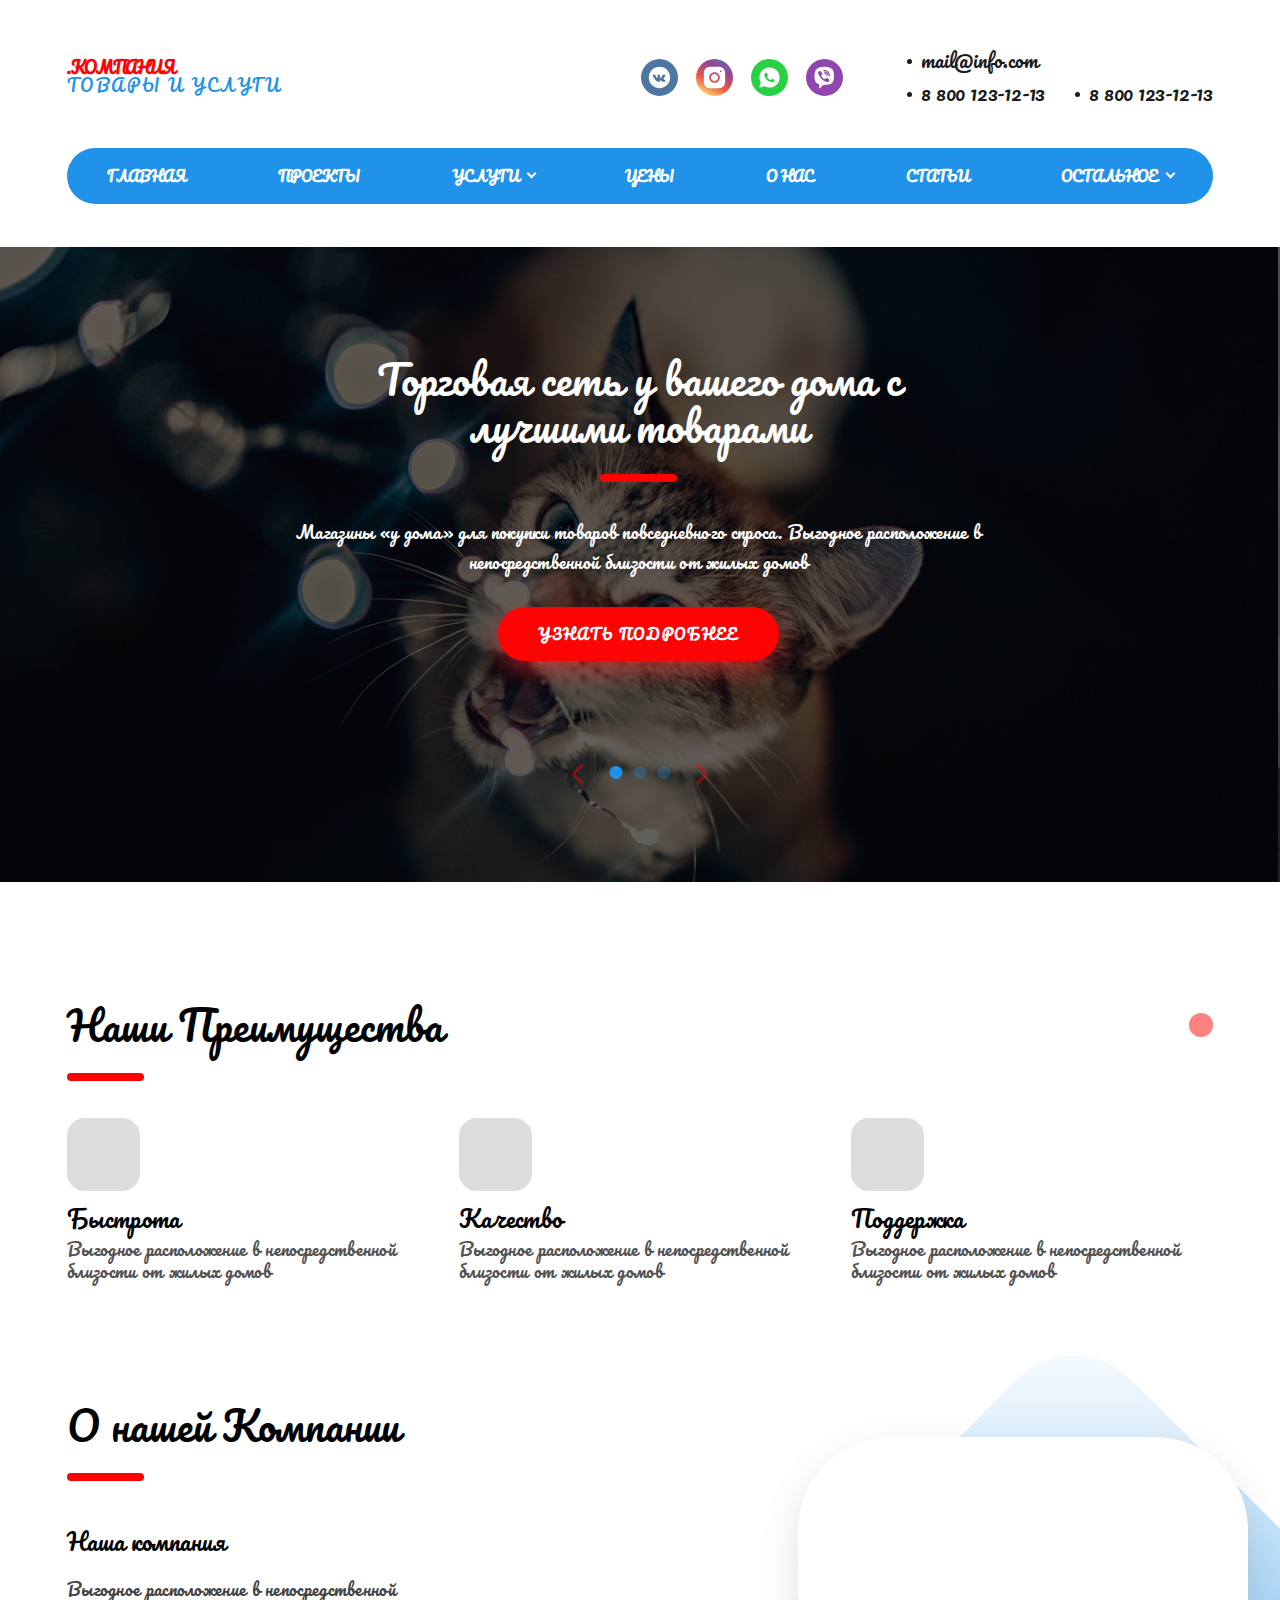
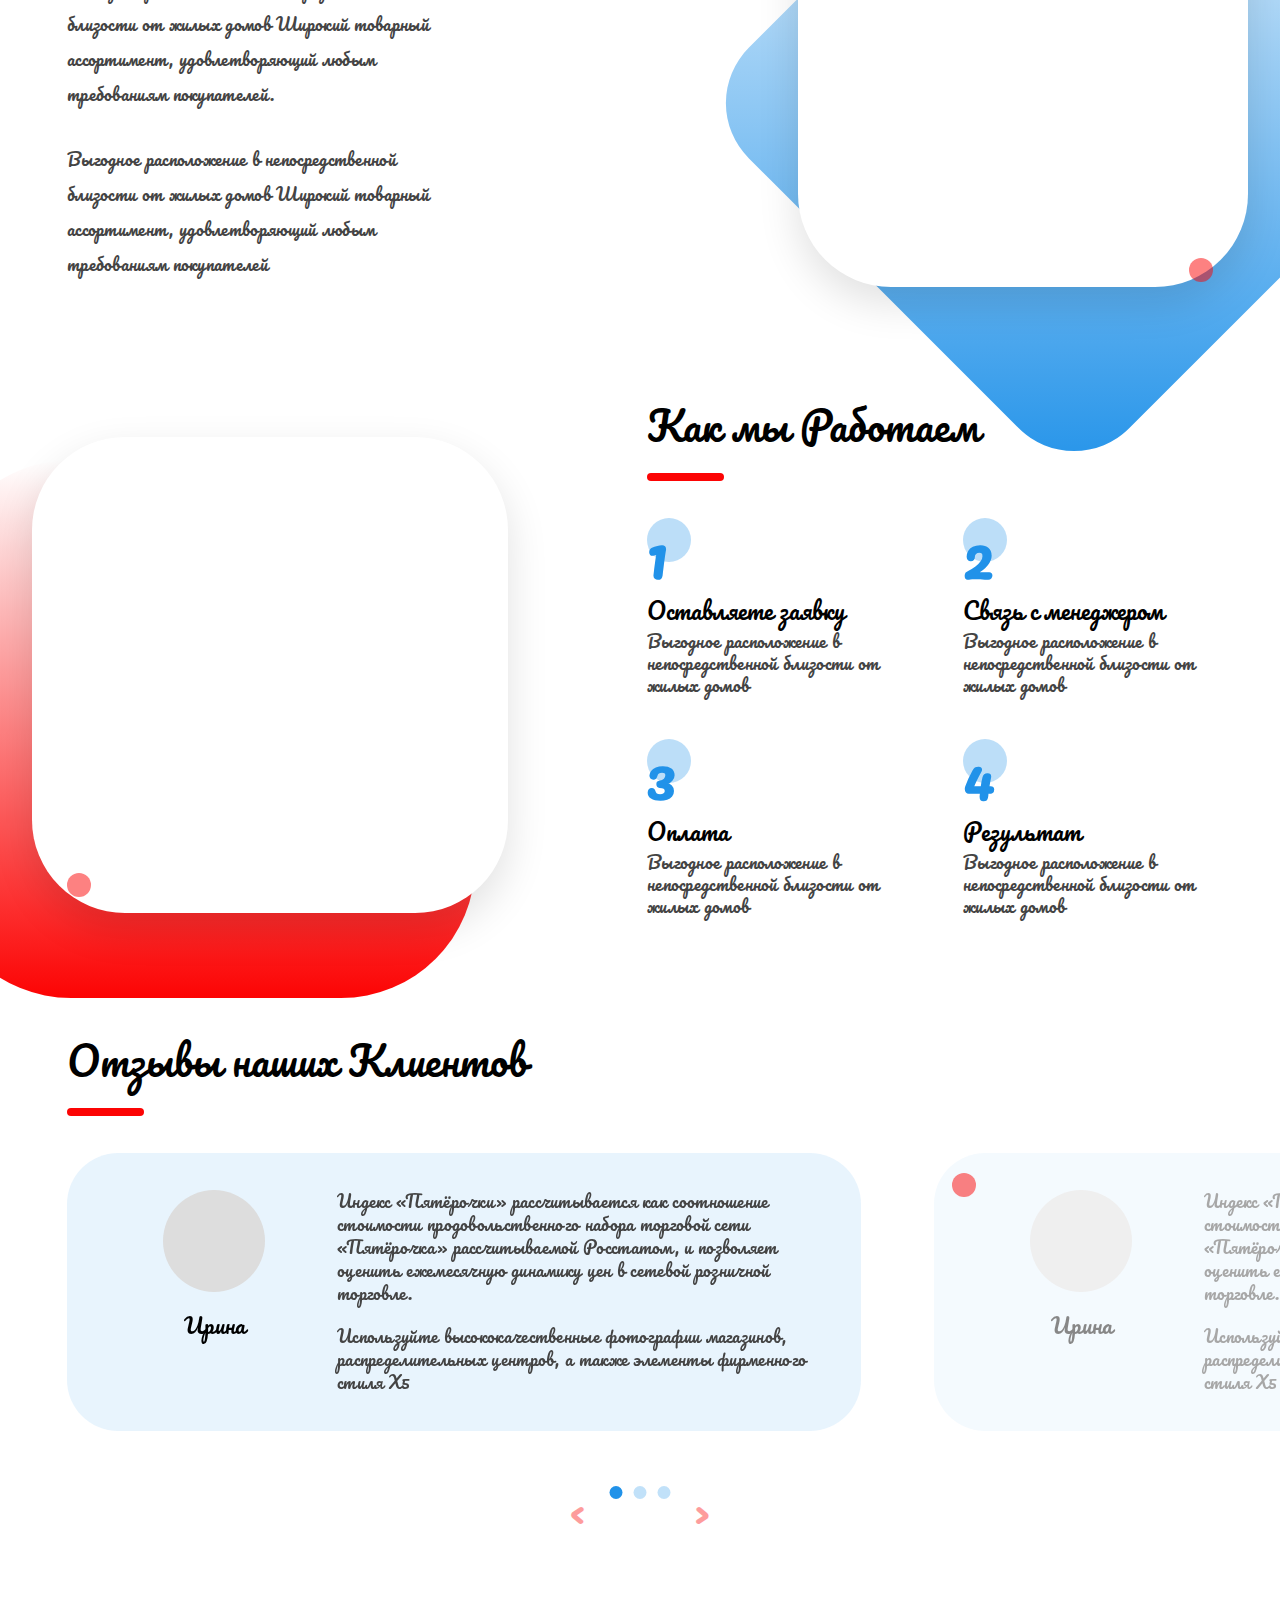
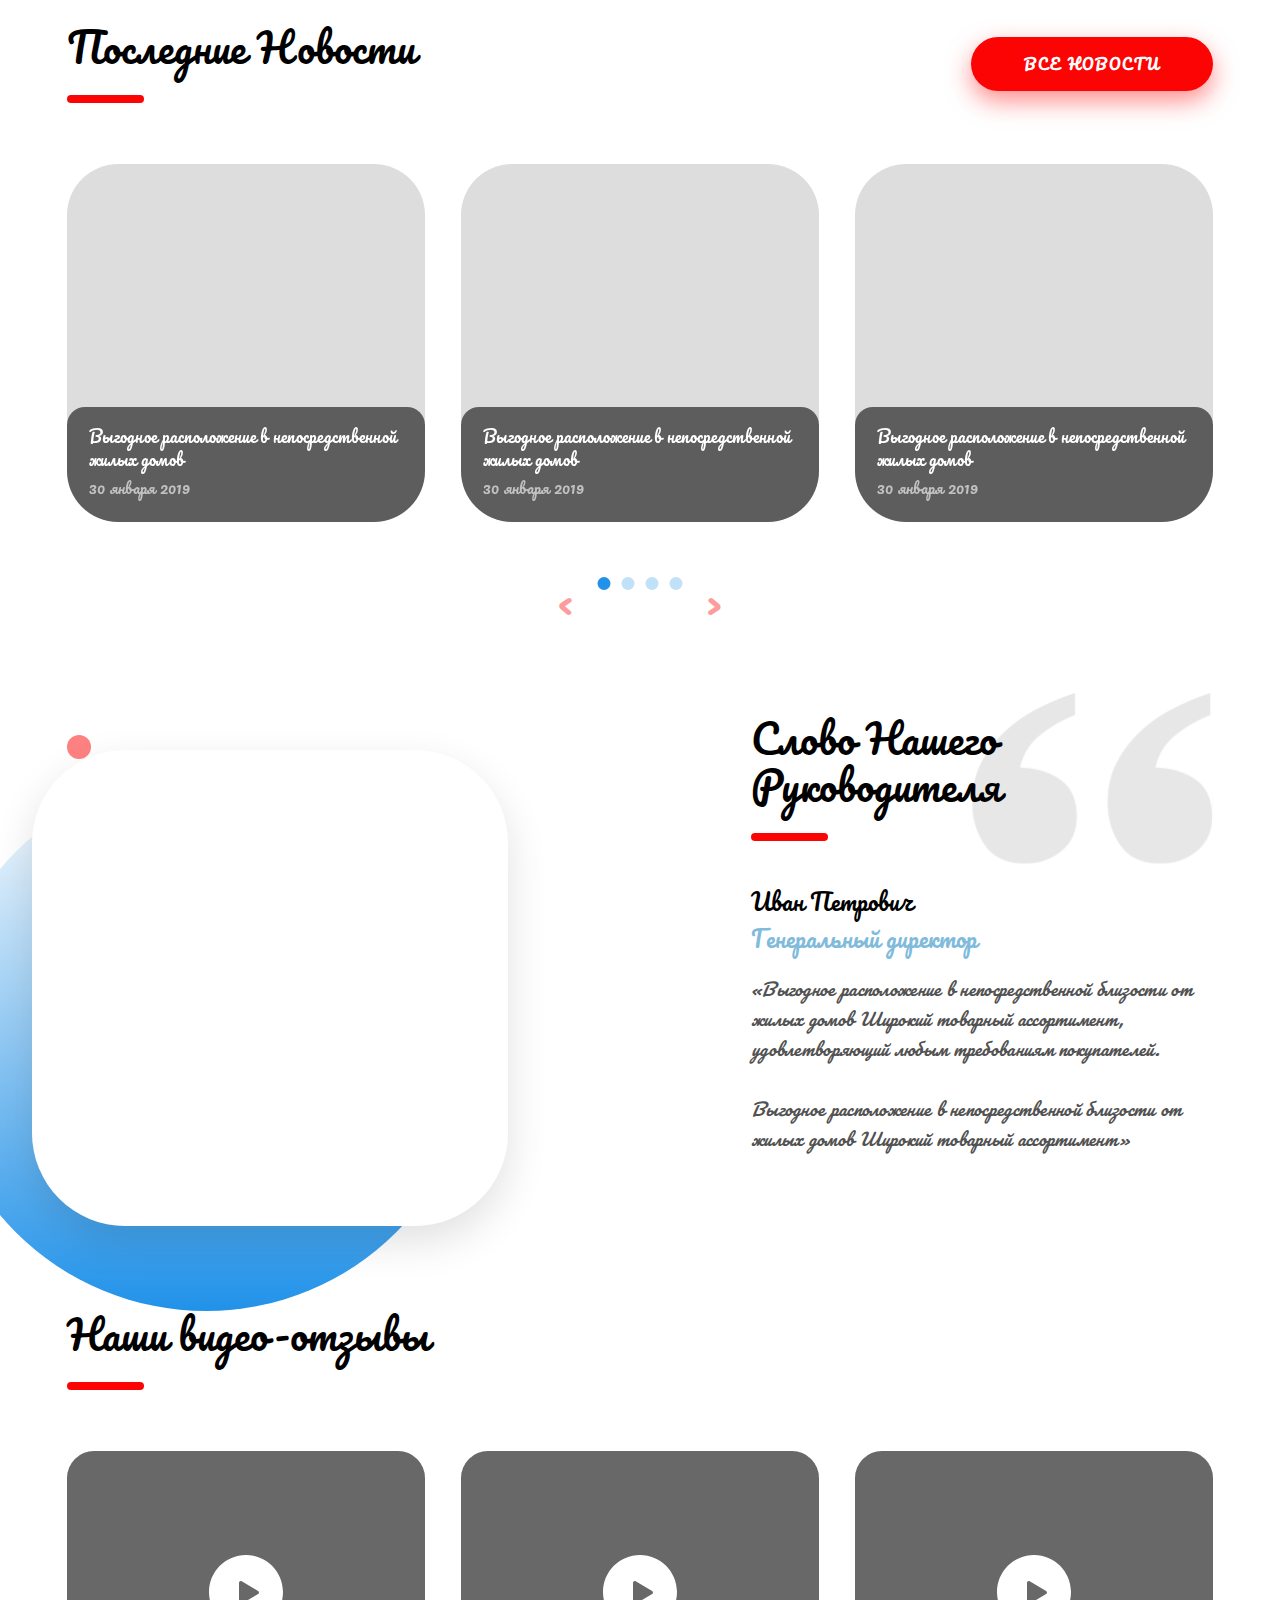
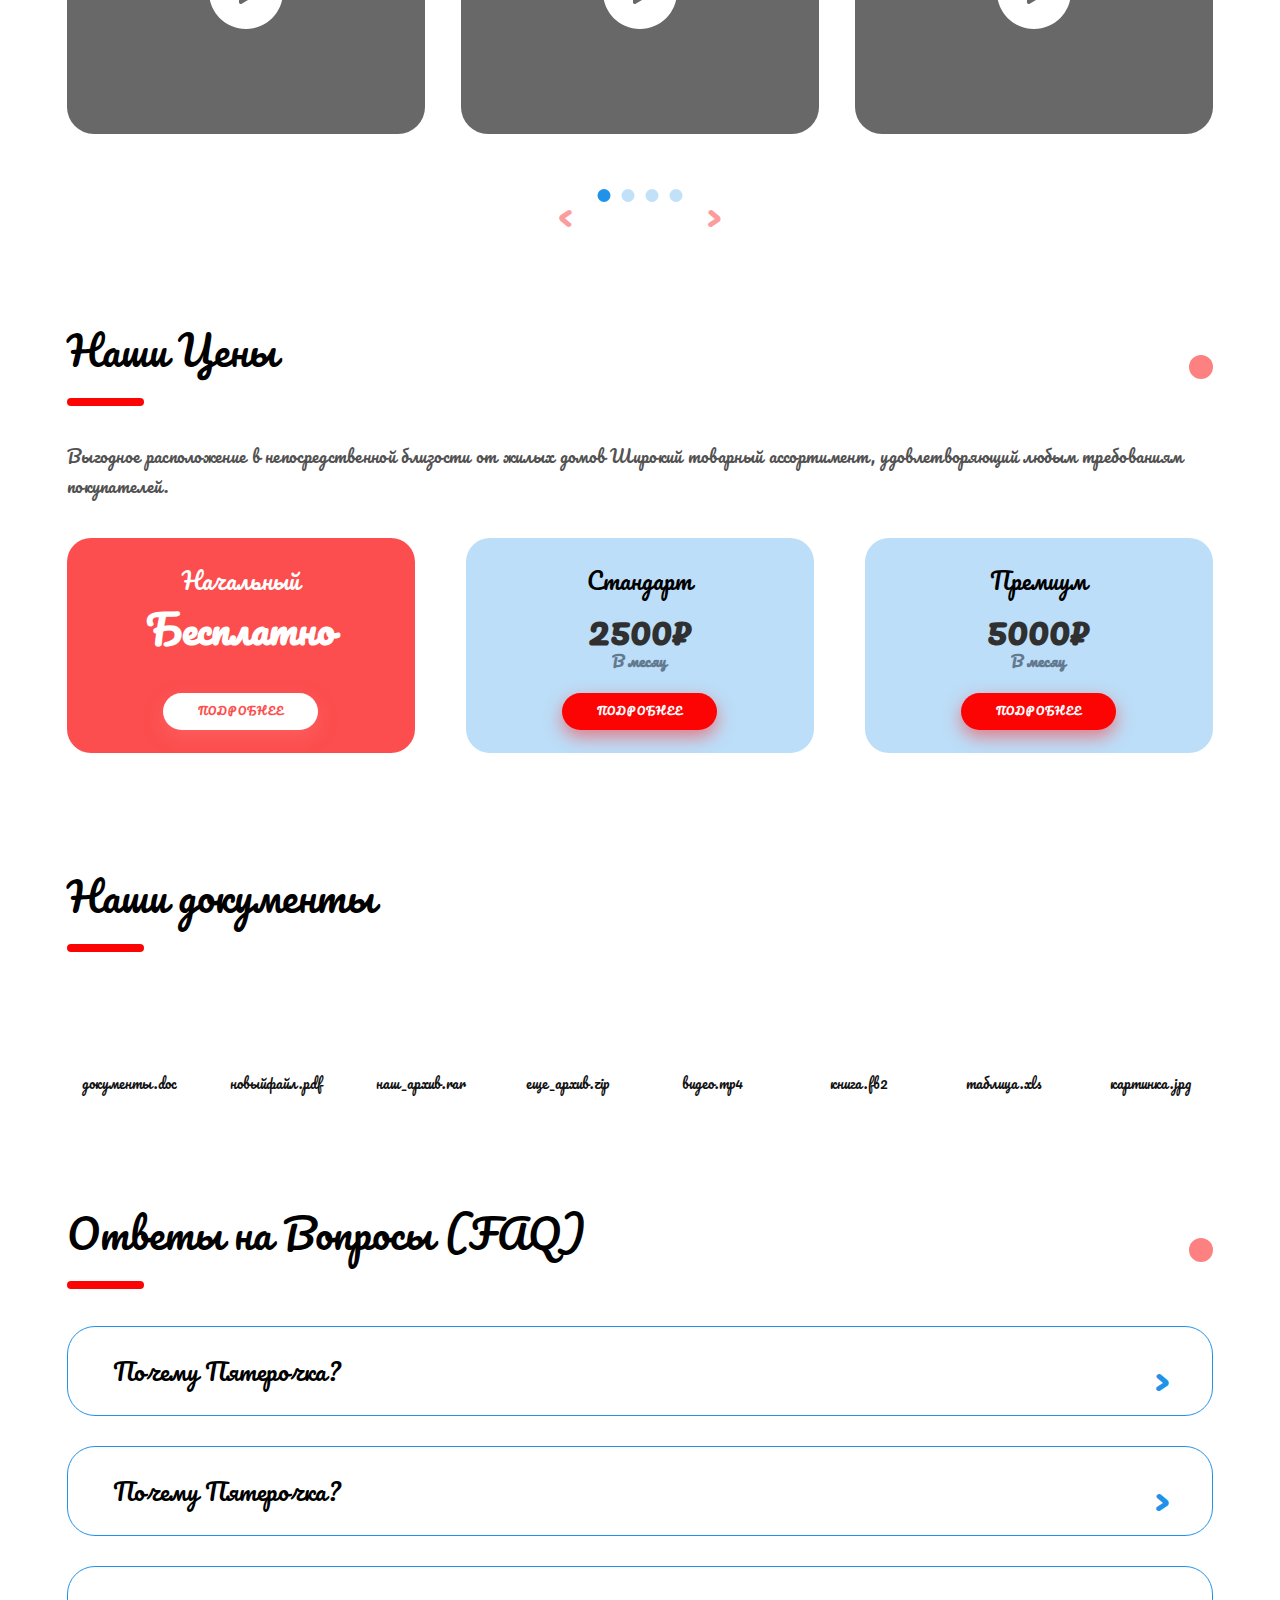
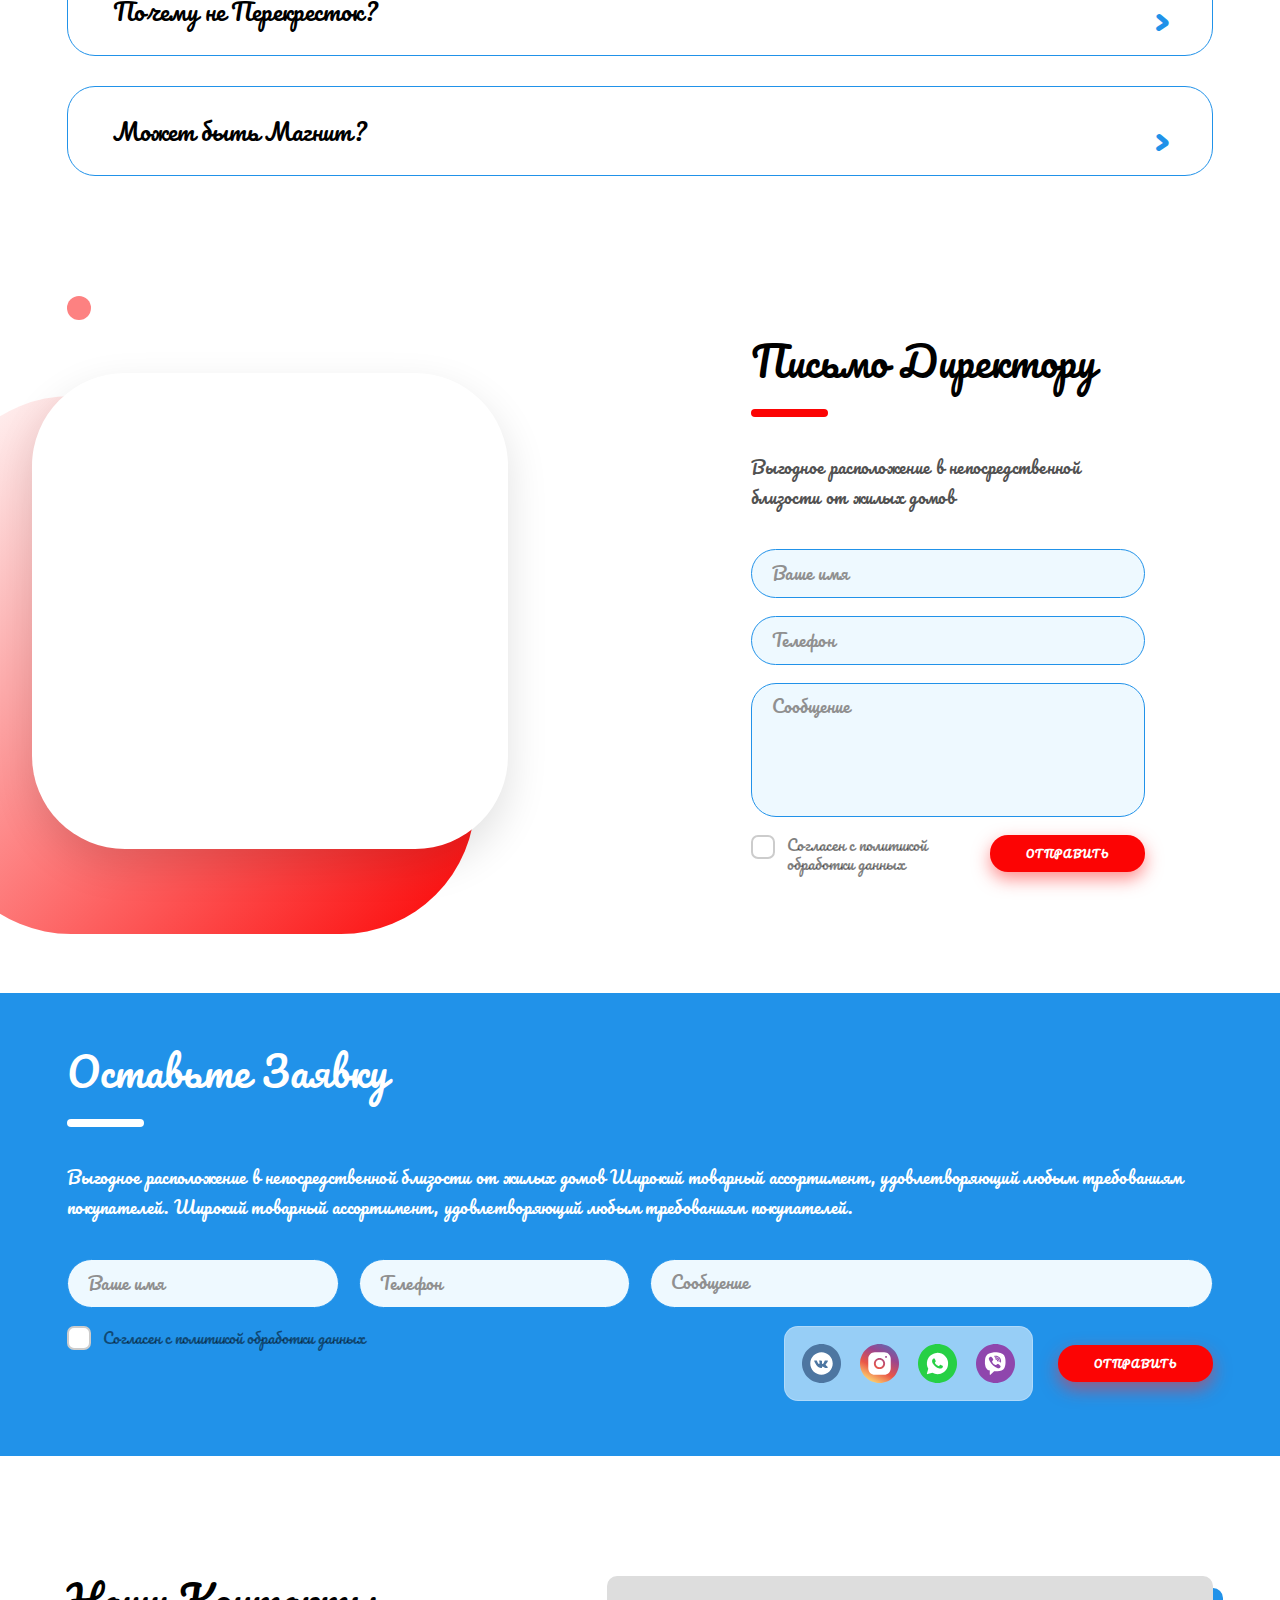
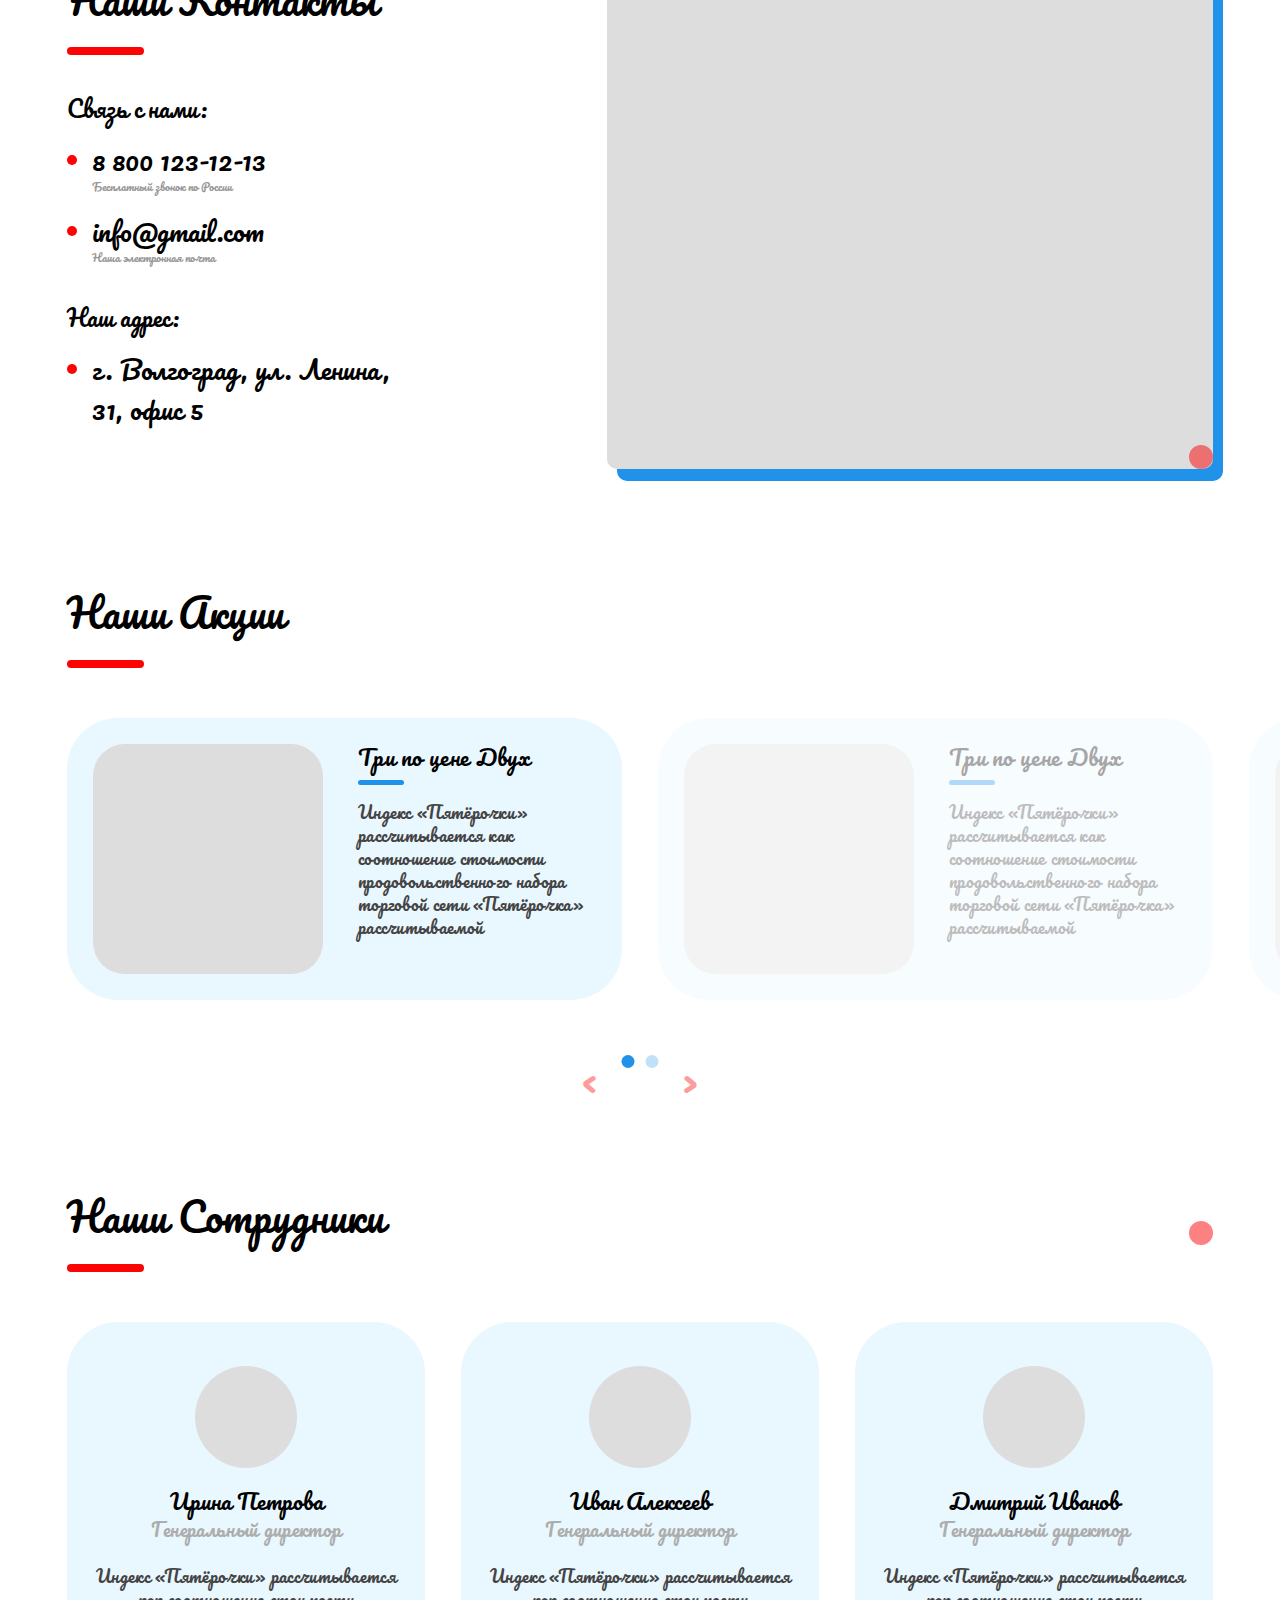
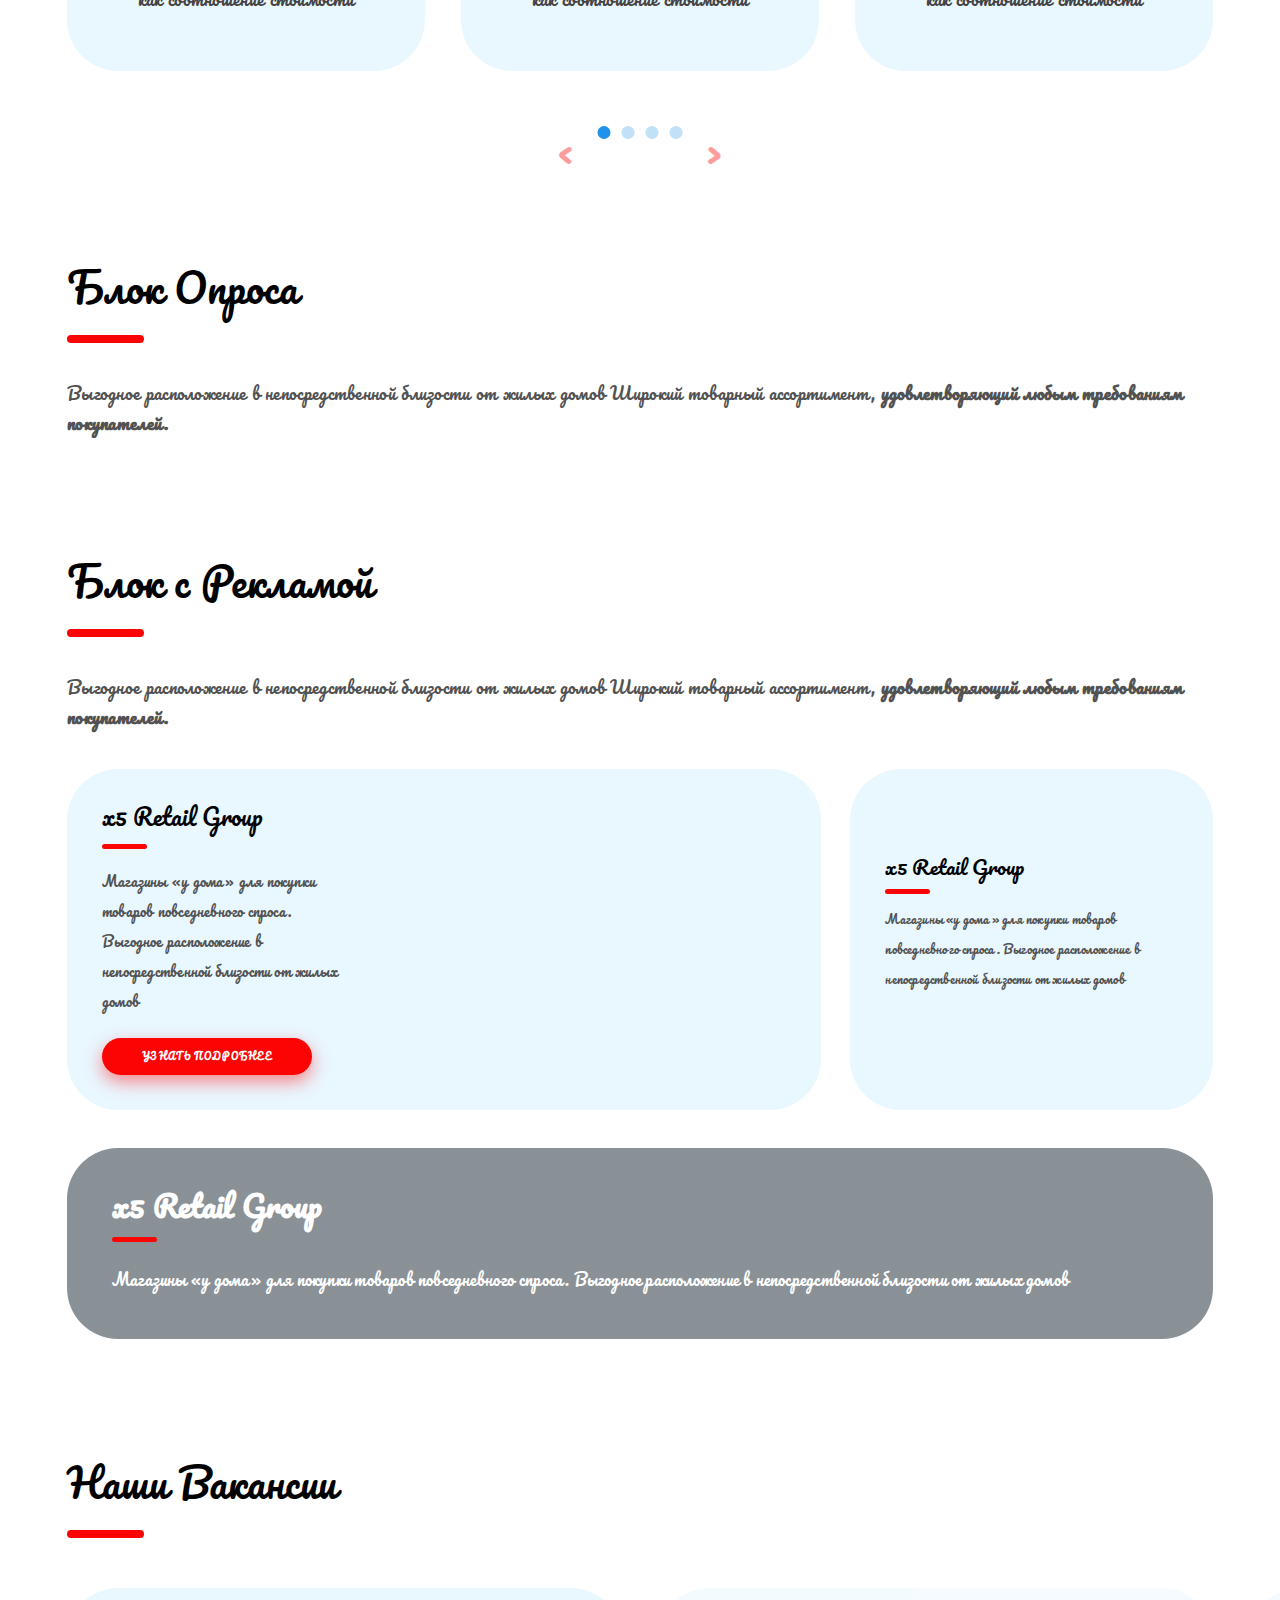
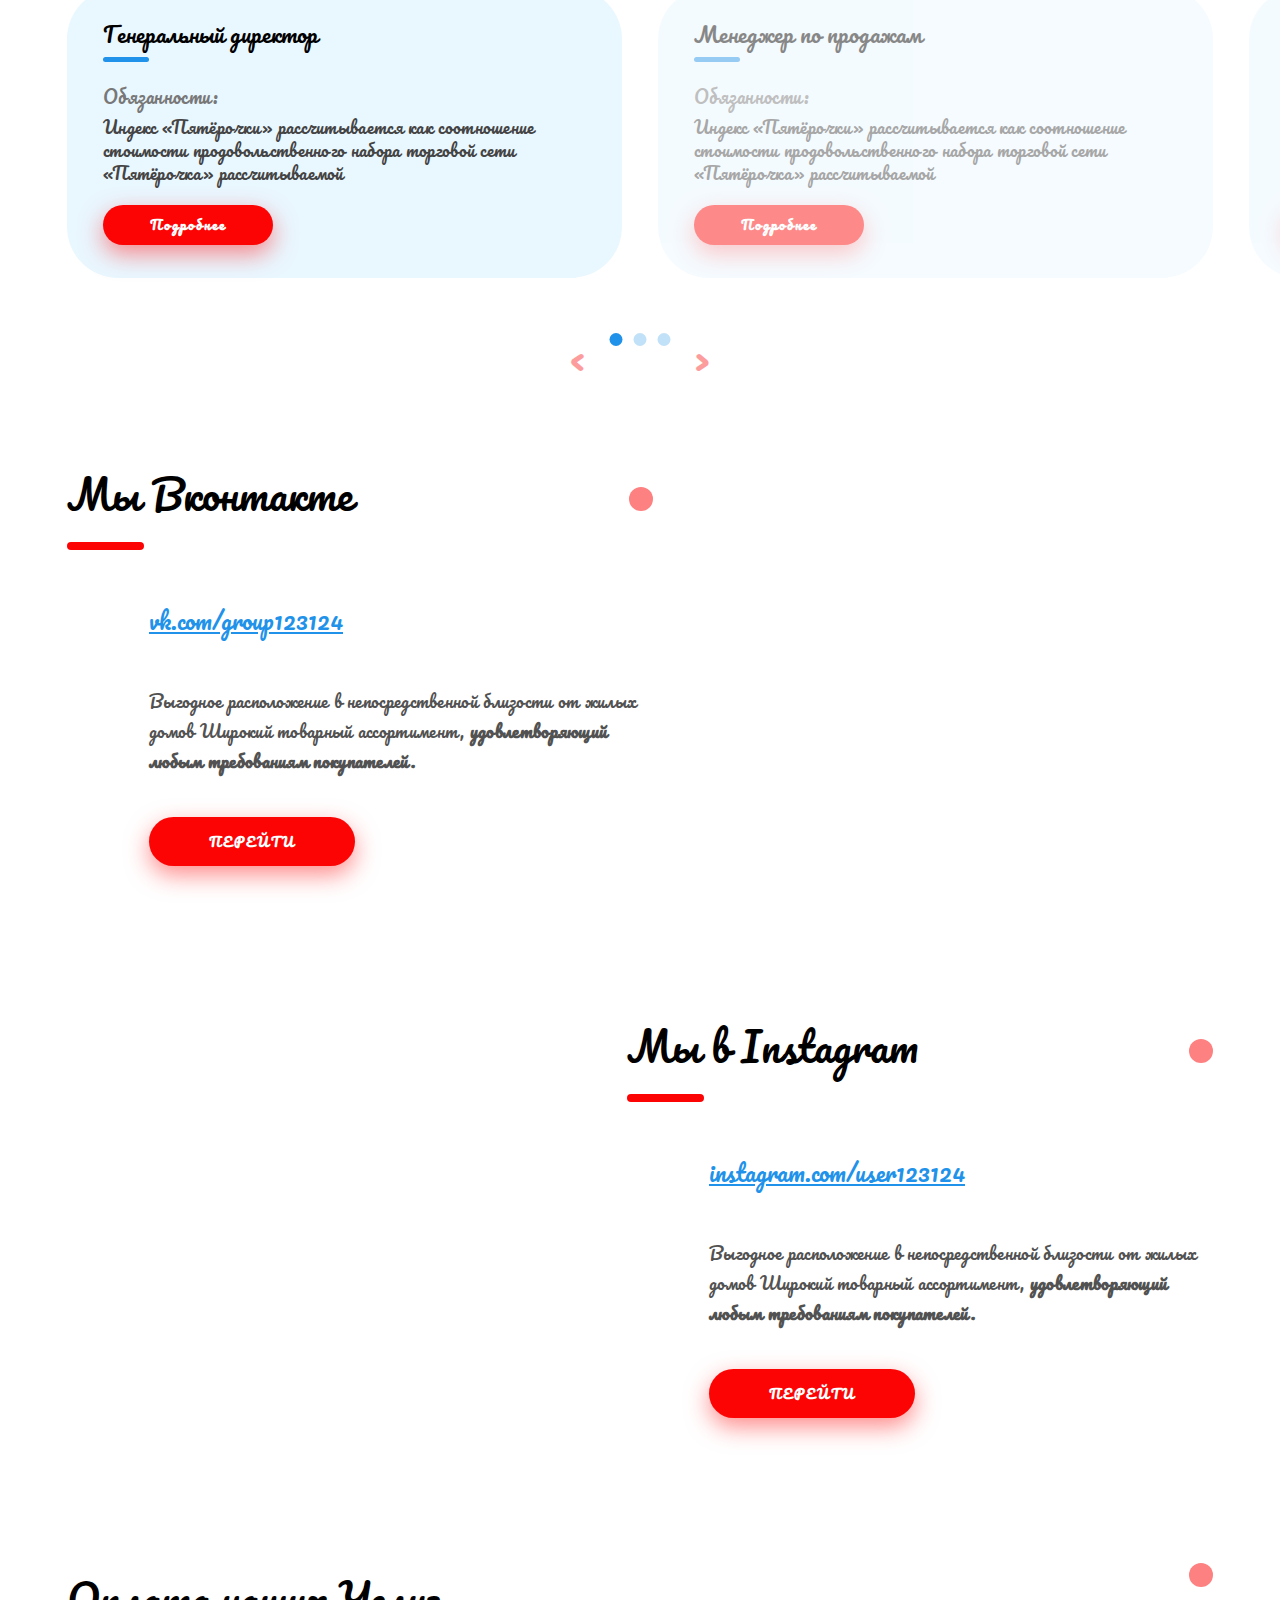
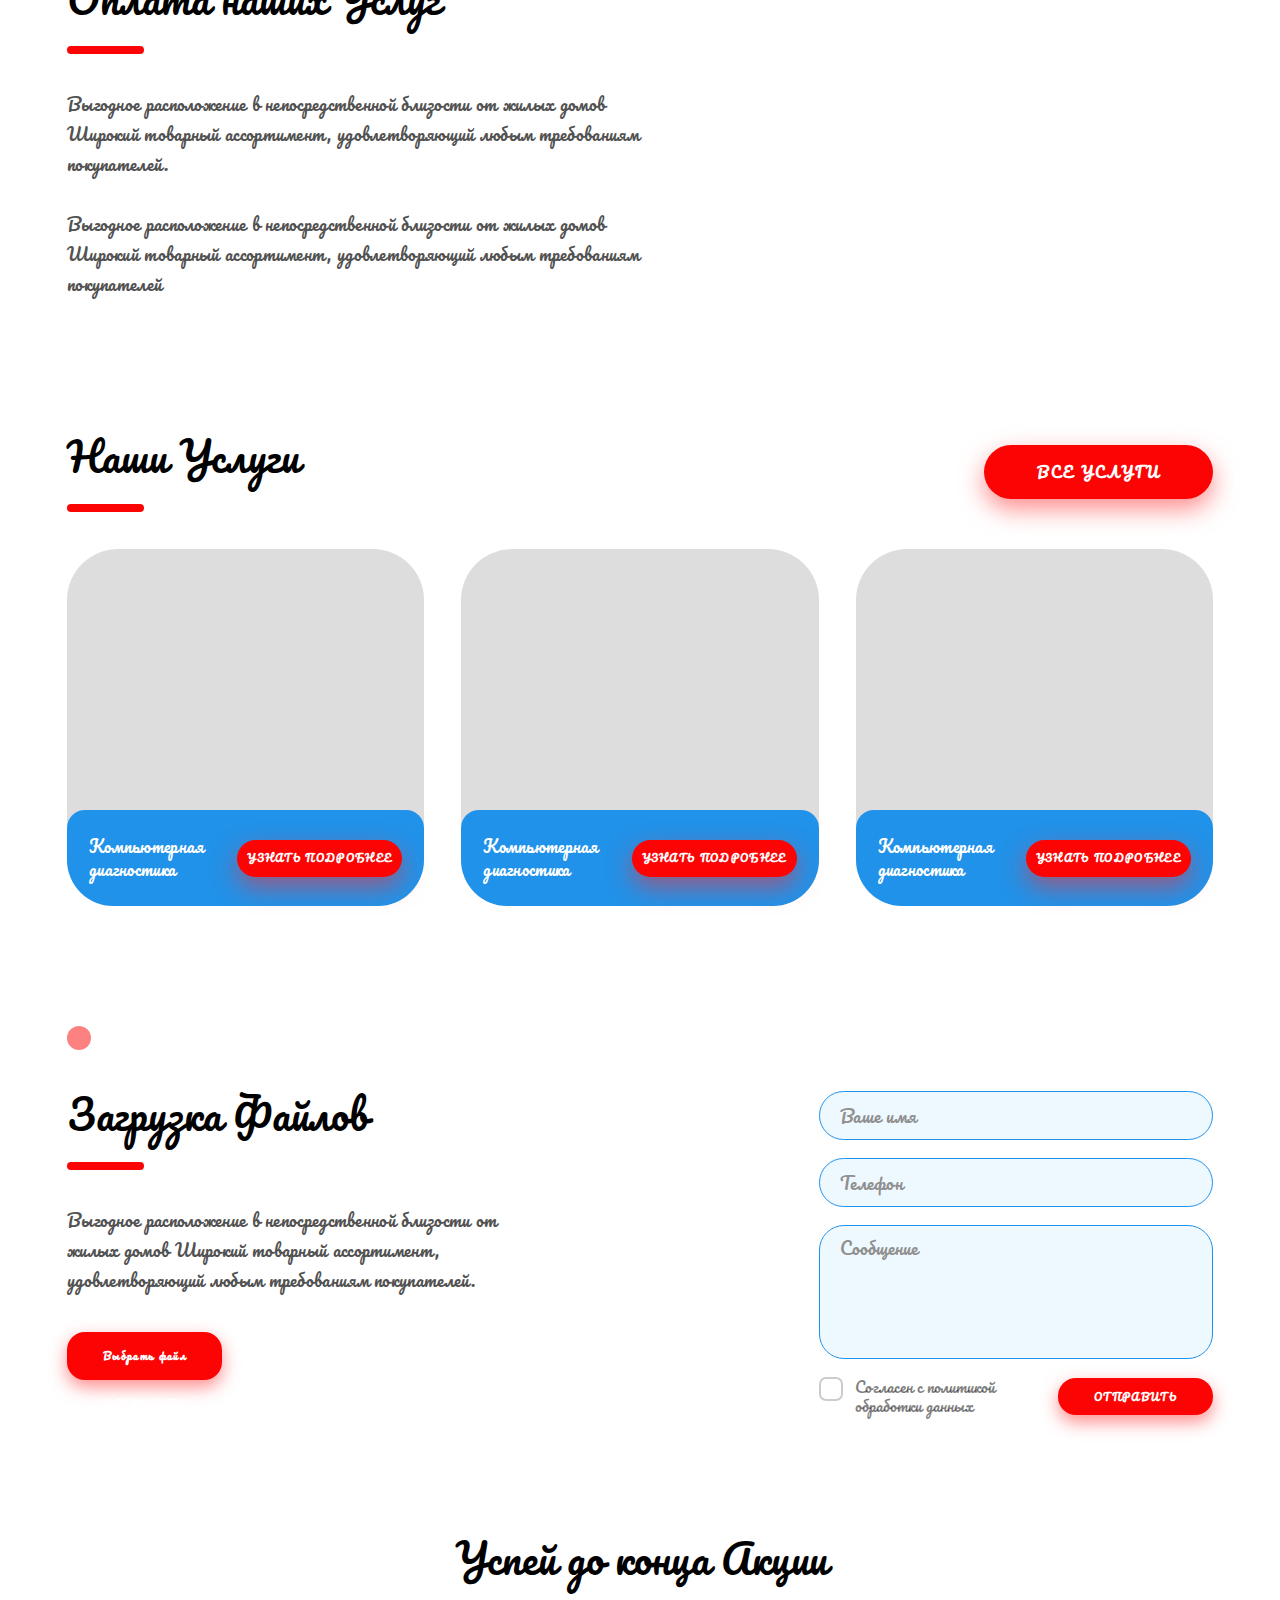
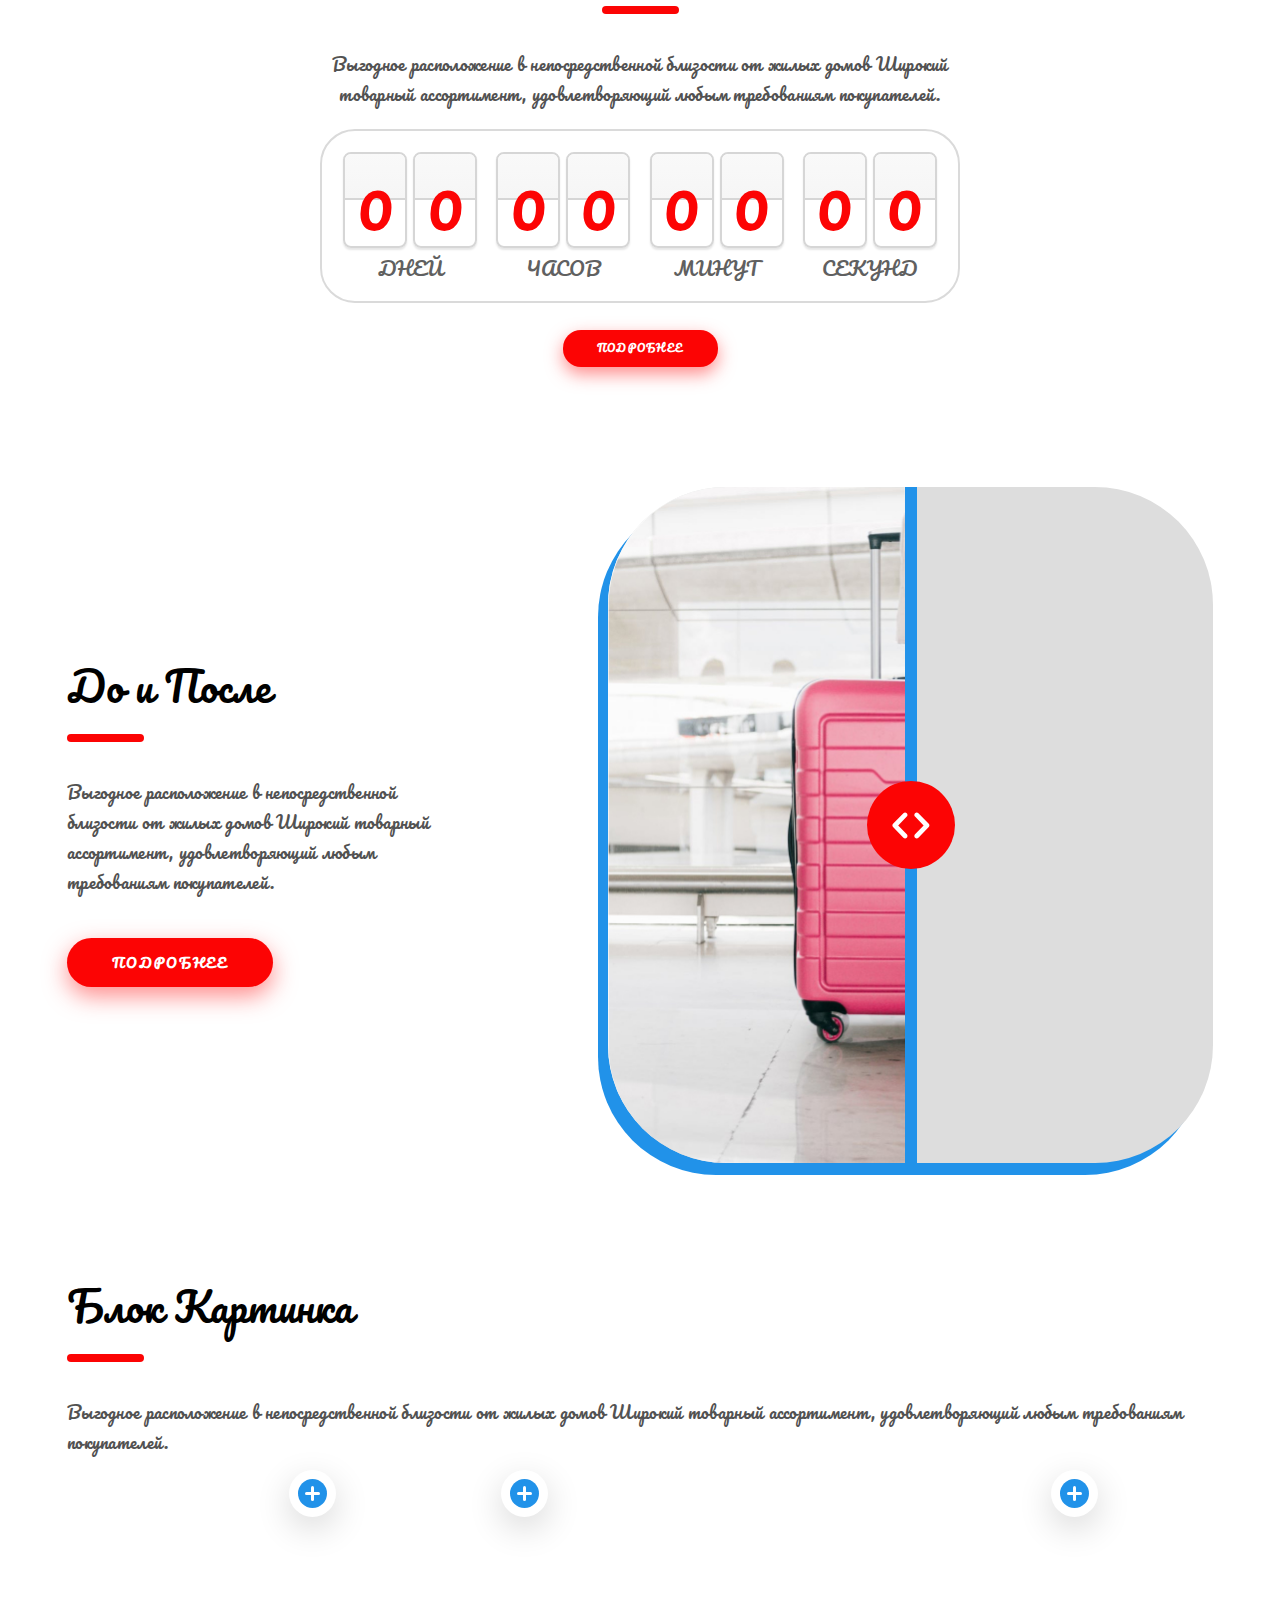
<file: index3.html>
<!DOCTYPE html>
<html lang="ru">
	<head>
		<meta http-equiv="Content-Type" content="text/html; charset=utf-8">
		<!-- Переключение IE в последнию версию, на случай если в настройках пользователя стоит меньшая -->
		<meta http-equiv="X-UA-Compatible" content="IE=edge">

		<!-- Адаптирование страницы для мобильных устройств -->
		<meta name="viewport" content="width=device-width, initial-scale=1, maximum-scale=1">

		<!-- Запрет распознования номера телефона -->
		<meta name="format-detection" content="telephone=no">
		<meta name="SKYPE_TOOLBAR" content ="SKYPE_TOOLBAR_PARSER_COMPATIBLE">

		<!-- Заголовок страницы -->
		<title>Заголовок страницы</title>

		<!-- Данное значение часто используют(использовали) поисковые системы -->
		<meta name="description" content="">
		<meta name="keywords" content="">

		<!-- Традиционная иконка сайта, размер 16x16, прозрачность поддерживается. Рекомендуемый формат: .ico или .png -->
		<link rel="shortcut icon" href="images/favicon.ico">

		<!-- Подключение шрифтов с гугла -->
		<link href="https://fonts.googleapis.com/css2?family=Rubik:ital,wght@0,300;0,400;0,500;0,700;0,900;1,300;1,400;1,500;1,700;1,900&display=swap" rel="stylesheet">

		<!-- Подключение файлов стилей -->
		<link rel="stylesheet" href="css/fancybox.css">
		<link rel="stylesheet" href="css/owl.carousel.css">
		<link rel="stylesheet" href="css/ion.rangeSlider.css">
		<link rel="stylesheet" href="css/styles.css">

		<link rel="stylesheet" href="css/response_1185.css" media="(max-width: 1185px)">
		<link rel="stylesheet" href="css/response_1023.css" media="(max-width: 1023px)">
		<link rel="stylesheet" href="css/response_767.css" media="(max-width: 767px)">
		<link rel="stylesheet" href="css/response_479.css" media="(max-width: 479px)">

		    <link
                href="https://fonts.googleapis.com/css2?family=Pacifico:ital,wght@0,100;0,200;0,300;0,400;0,500;0,600;0,700;0,800;0,900;1,100;1,200;1,300;1,400;1,500;1,600;1,700;1,800;1,900&display=swap"
                rel="stylesheet">
                <style>
            :root {
                --font_family: 'Pacifico', 'Arial', sans-serif;
            }
        </style>


	</head>

	<body>
		<div class="wrap">
			<div class="main">
				<!-- Шапка -->
				<header>
					<button type="button" class="close">
						<span></span>
						<span></span>
					</button>


					<div class="mob_scroll">
						<div class="info">
							<div class="cont flex">

								<div class="logo">
									<div class="name">.КОМПАНИЯ</div>
									<div class="desc">ТОВАРЫ И УСЛУГИ</div>
								</div>


								<div class="socials">
									<a href="/" target="_blank" rel="noopener nofollow">
										<img src="images/ic_soc1.svg" alt="">
									</a>

									<a href="/" target="_blank" rel="noopener nofollow">
										<img src="images/ic_soc2.svg" alt="">
									</a>

									<a href="/" target="_blank" rel="noopener nofollow">
										<img src="images/ic_soc3.svg" alt="">
									</a>

									<a href="/" target="_blank" rel="noopener nofollow">
										<img src="images/ic_soc4.svg" alt="">
									</a>
								</div>


								<div class="contacts">
									<div class="email">
										<a href="mailto:mail@info.com">mail@info.com</a>
									</div>

									<div class="phones">
										<div><a href="tel:88001231213">8 800 123-12-13</a></div>

										<div><a href="tel:88001231213">8 800 123-12-13</a></div>
									</div>
								</div>

							</div>
						</div>


						<div class="bottom">
							<div class="cont">

								<ul class="menu flex">
									<li class="item">
										<a href="/">ГЛАВНАЯ</a>
									</li>

									<li class="item">
										<a href="/">ПРОЕКТЫ</a>
									</li>

									<li class="item">
										<a href="#" class="sub_link">
											<span>УСЛУГИ</span>
										</a>

										<div class="sub_menu">
											<div><a href="/">Пункт меню</a></div>
											<div><a href="/">Пункт меню</a></div>
											<div><a href="/">Пункт меню</a></div>
										</div>
									</li>

									<li class="item">
										<a href="/">ЦЕНЫ</a>
									</li>

									<li class="item">
										<a href="/">О НАС</a>
									</li>

									<li class="item">
										<a href="/">СТАТЬИ</a>
									</li>

									<li class="item">
										<a href="/">Пункт меню</a>
									</li>

									<li class="item">
										<a href="/" class="sub_link">
											<span>Пункт меню</span>
										</a>

										<div class="sub_menu">
											<div><a href="/">Пункт меню</a></div>
											<div><a href="/">Пункт меню</a></div>
											<div><a href="/">Пункт меню</a></div>
										</div>
									</li>

									<li class="item">
										<a href="/">Пункт меню</a>
									</li>
								</ul>

							</div>
						</div>
					</div>
				</header>


				<div class="mob_header">
					<div class="cont">

						<div class="logo">
							<a href="/">
								<div class="name">.КОМПАНИЯ</div>
								<div class="desc">ТОВАРЫ И УСЛУГИ</div>
							</a>
						</div>


						<div class="bg">
							<div class="contacts">
								<a href="/">
									<img data-src="images/ic_phone.svg" alt="" class="lozad">
								</a>

								<a href="/">
									<img data-src="images/ic_phone2.svg" alt="" class="lozad">
								</a>

								<a href="/">
									<img data-src="images/ic_email.svg" alt="" class="lozad">
								</a>
							</div>

							<div class="socials">
								<a href="/" target="_blank" rel="noopener nofollow">
									<img src="images/ic_soc1.svg" alt="">
								</a>

								<a href="/" target="_blank" rel="noopener nofollow">
									<img src="images/ic_soc2.svg" alt="">
								</a>

								<a href="/" target="_blank" rel="noopener nofollow">
									<img src="images/ic_soc3.svg" alt="">
								</a>

								<a href="/" target="_blank" rel="noopener nofollow">
									<img src="images/ic_soc4.svg" alt="">
								</a>
							</div>
						</div>


						<button type="button" class="mob_menu_link">
							<span></span>
							<span></span>
							<span></span>
						</button>

					</div>
				</div>
				<!-- End Шапка -->


				<!-- Основная часть -->
				<section class="main_slider block">
					<div class="slider owl-carousel">
						<div class="slide">
							<div class="cont">

								<div class="info">
									<div class="title">Торговая сеть у вашего дома с лучшими товарами</div>

									<div class="desc">Магазины «у дома»​ для покупки товаров повседневного спроса. Выгодное расположение в непосредственной близости от жилых домов</div>

									<a href="/" class="link">УЗНАТЬ ПОДРОБНЕЕ</a>
								</div>

							</div>

							<div class="bg lozad" data-background-image="images/tmp/about_img.jpg"></div>
						</div>


						<div class="slide">
							<div class="cont">

								<div class="info">
									<div class="title">Торговая сеть у вашего дома с лучшими товарами</div>

									<div class="desc">Магазины «у дома»​ для покупки товаров повседневного спроса. Выгодное расположение в непосредственной близости от жилых домовМагазины «у дома»​ для покупки товаров повседневного спроса. Выгодное расположение в непосредственной близости от жилых домовМагазины «у дома»​ для покупки товаров повседневного спроса. Выгодное расположение в непосредственной близости от жилых домов</div>

									<a href="/" class="link">УЗНАТЬ ПОДРОБНЕЕ</a>
								</div>

							</div>

							<div class="bg lozad" data-background-image="images/tmp/main_slider_img.jpg"></div>
						</div>


						<div class="slide">
							<div class="cont">

								<div class="info">
									<div class="title">Торговая сеть у вашего дома с лучшими товарами</div>

									<div class="desc">Магазины «у дома»​ для покупки товаров повседневного спроса. Выгодное расположение в непосредственной близости от жилых домов</div>

									<a href="/" class="link">УЗНАТЬ ПОДРОБНЕЕ</a>
								</div>

							</div>

							<div class="bg lozad" data-background-image="images/tmp/ads_thumb3.jpg"></div>
						</div>
					</div>
				</section>


				<section class="advantages block">
					<div class="cont">

						<div class="block_head">
							<div class="title">Наши Преимущества</div>
						</div>


						<div class="flex">
							<div class="item">
								<div class="icon">
									<img data-src="images/tmp/advantages_thumb1.jpg" alt="" class="lozad">
								</div>

								<div class="name">Быстрота</div>

								<div class="desc">Выгодное расположение в непосредственной близости от жилых домов</div>
							</div>


							<div class="item">
								<div class="icon">
									<img data-src="images/tmp/advantages_thumb2.jpg" alt="" class="lozad">
								</div>

								<div class="name">Качество</div>

								<div class="desc">Выгодное расположение в непосредственной близости от жилых домов</div>
							</div>


							<div class="item">
								<div class="icon">
									<img data-src="images/tmp/advantages_thumb3.jpg" alt="" class="lozad">
								</div>

								<div class="name">Поддержка</div>

								<div class="desc">Выгодное расположение в непосредственной близости от жилых домов</div>
							</div>
						</div>

					</div>
				</section>


				<section class="about block">
					<div class="cont">

						<div class="info">
							<div class="block_head">
								<div class="title">О нашей Компании</div>
							</div>

							<div class="sub_title">Наша компания</div>

							<div class="text_block">
								<p>
									Выгодное расположение в непосредственной близости от жилых домов Широкий товарный ассортимент, <b>удовлетворяющий любым требованиям покупателей.</b>
								</p>

								<p>
									Выгодное расположение в непосредственной близости от жилых домов <b>Широкий товарный ассортимент,</b> удовлетворяющий любым требованиям покупателей
								</p>
							</div>
						</div>


						<div class="img">
							<div class="lozad" data-background-image="../images/tmp/about_img.jpg"></div>
						</div>

					</div>
				</section>


				<section class="how_we_work block">
					<div class="cont">

						<div class="info">
							<div class="block_head">
								<div class="title">Как мы Работаем</div>
							</div>

							<div class="flex">
								<div class="item">
									<div class="name">Оставляете заявку</div>

									<div class="desc">Выгодное расположение в непосредственной близости от жилых домов</div>
								</div>

								<div class="item">
									<div class="name">Связь с менеджером</div>

									<div class="desc">Выгодное расположение в непосредственной близости от жилых домов</div>
								</div>

								<div class="item">
									<div class="name">Оплата</div>

									<div class="desc">Выгодное расположение в непосредственной близости от жилых домов</div>
								</div>

								<div class="item">
									<div class="name">Результат</div>

									<div class="desc">Выгодное расположение в непосредственной близости от жилых домов</div>
								</div>
							</div>
						</div>

						<div class="img">
							<div class="lozad" data-background-image="../images/tmp/how_we_work_img.jpg"></div>
						</div>

					</div>
				</section>


				<section class="reviews block">
					<div class="cont">

						<div class="block_head">
							<div class="title">Отзывы наших Клиентов</div>
						</div>


						<div class="slider_wrap">
							<div class="slider owl-carousel">
								<div class="slide">
									<div class="review">
										<div class="author">
											<div class="foto">
												<img data-src="images/tmp/review_foto.jpg" alt="" class="lozad">
											</div>

											<div class="name">Ирина</div>
										</div>

										<div class="text">
											<p>
												Индекс «Пятёрочки» рассчитывается как соотношение стоимости продовольственного набора торговой сети «Пятёрочка» рассчитываемой Росстатом, и позволяет оценить ежемесячную динамику цен в сетевой розничной торговле.
											</p>

											<p>
												Используйте высококачественные фотографии магазинов, распределительных центров, а также элементы фирменного стиля X5
											</p>
										</div>
									</div>
								</div>


								<div class="slide">
									<div class="review">
										<div class="author">
											<div class="foto">
												<img data-src="images/tmp/review_foto.jpg" alt="" class="lozad">
											</div>

											<div class="name">Ирина</div>
										</div>

										<div class="text">
											<p>
												Индекс «Пятёрочки» рассчитывается как соотношение стоимости продовольственного набора торговой сети «Пятёрочка» рассчитываемой Росстатом, и позволяет оценить ежемесячную динамику цен в сетевой розничной торговле.
											</p>

											<p>
												Используйте высококачественные фотографии магазинов, распределительных центров, а также элементы фирменного стиля X5
											</p>
										</div>
									</div>
								</div>


								<div class="slide">
									<div class="review">
										<div class="author">
											<div class="foto">
												<img data-src="images/tmp/review_foto.jpg" alt="" class="lozad">
											</div>

											<div class="name">Ирина</div>
										</div>

										<div class="text">
											<p>
												Индекс «Пятёрочки» рассчитывается как соотношение стоимости продовольственного набора торговой сети «Пятёрочка» рассчитываемой Росстатом, и позволяет оценить ежемесячную динамику цен в сетевой розничной торговле.
											</p>

											<p>
												Используйте высококачественные фотографии магазинов, распределительных центров, а также элементы фирменного стиля X5
											</p>
										</div>
									</div>
								</div>
							</div>
						</div>

					</div>
				</section>


				<section class="articles block">
					<div class="cont">

						<div class="block_head">
							<div class="title">Последние Новости</div>

							<a href="/" class="all_link">ВСЕ НОВОСТИ</a>
						</div>


						<div class="slider owl-carousel">
							<div class="slide">
								<a href="/" class="article">
									<img data-src="images/tmp/article_thumb.jpg" alt="" class="lozad">

									<div class="info">
										<div class="name">Выгодное расположение в непосредственной жилых домов</div>

										<div class="date">30 января 2019</div>
									</div>
								</a>
							</div>

							<div class="slide">
								<a href="/" class="article">
									<img data-src="images/tmp/article_thumb2.jpg" alt="" class="lozad">

									<div class="info">
										<div class="name">Выгодное расположение в непосредственной жилых домов</div>

										<div class="date">30 января 2019</div>
									</div>
								</a>
							</div>

							<div class="slide">
								<a href="/" class="article">
									<img data-src="images/tmp/article_thumb3.jpg" alt="" class="lozad">

									<div class="info">
										<div class="name">Выгодное расположение в непосредственной жилых домов</div>

										<div class="date">30 января 2019</div>
									</div>
								</a>
							</div>

							<div class="slide">
								<a href="/" class="article">
									<img data-src="images/tmp/article_thumb.jpg" alt="" class="lozad">

									<div class="info">
										<div class="name">Выгодное расположение в непосредственной жилых домов</div>

										<div class="date">30 января 2019</div>
									</div>
								</a>
							</div>

							<div class="slide">
								<a href="/" class="article">
									<img data-src="images/tmp/article_thumb2.jpg" alt="" class="lozad">

									<div class="info">
										<div class="name">Выгодное расположение в непосредственной жилых домов</div>

										<div class="date">30 января 2019</div>
									</div>
								</a>
							</div>

							<div class="slide">
								<a href="/" class="article">
									<img data-src="images/tmp/article_thumb3.jpg" alt="" class="lozad">

									<div class="info">
										<div class="name">Выгодное расположение в непосредственной жилых домов</div>

										<div class="date">30 января 2019</div>
									</div>
								</a>
							</div>
						</div>

					</div>
				</section>


				<section class="big_boss_quote block">
					<div class="cont">

						<div class="info">
							<div class="block_head">
								<div class="title">Слово Нашего Руководителя</div>
							</div>

							<div class="name">Иван Петрович</div>

							<div class="post">Генеральный директор</div>

							<div class="text_block">
								<p>
									«Выгодное расположение в непосредственной близости от жилых домов Широкий товарный ассортимент, удовлетворяющий любым требованиям покупателей.
								</p>

								<p>
									Выгодное расположение в непосредственной близости от жилых домов Широкий товарный ассортимент»
								</p>
							</div>
						</div>


						<div class="img">
							<div class="lozad" data-background-image="../images/tmp/big_boss_quote_img.jpg"></div>
						</div>

					</div>
				</section>


				<section class="video_reviews block">
					<div class="cont">

						<div class="block_head">
							<div class="title">Наши видео-отзывы</div>
						</div>


						<div class="slider owl-carousel">
							<div class="slide">
								<a href="https://www.youtube.com/watch?v=60VYXd9RVJ0" data-fancybox class="review"></a>
							</div>

							<div class="slide">
								<a href="https://www.youtube.com/watch?v=60VYXd9RVJ0" data-fancybox class="review"></a>
							</div>

							<div class="slide">
								<a href="https://www.youtube.com/watch?v=60VYXd9RVJ0" data-fancybox class="review"></a>
							</div>

							<div class="slide">
								<a href="https://www.youtube.com/watch?v=60VYXd9RVJ0" data-fancybox class="review"></a>
							</div>

							<div class="slide">
								<a href="https://www.youtube.com/watch?v=60VYXd9RVJ0" data-fancybox class="review"></a>
							</div>

							<div class="slide">
								<a href="https://www.youtube.com/watch?v=60VYXd9RVJ0" data-fancybox class="review"></a>
							</div>
						</div>

					</div>
				</section>


				<section class="prices block">
					<div class="cont">

						<div class="block_head">
							<div class="title">Наши Цены</div>

							<div class="desc">Выгодное расположение в непосредственной близости от жилых домов Широкий товарный ассортимент, удовлетворяющий любым требованиям покупателей.</div>
						</div>


						<div class="flex">
							<div class="item free">
								<div class="name">Начальный</div>

								<div class="price">Бесплатно</div>

								<a href="/" class="link">ПОДРОБНЕЕ</a>
							</div>


							<div class="item">
								<div class="name">Стандарт</div>

								<div class="price">
									2500₽ <small>В месяц</small>
								</div>

								<a href="/" class="link">ПОДРОБНЕЕ</a>
							</div>


							<div class="item">
								<div class="name">Премиум</div>

								<div class="price">
									5000₽ <small>В месяц</small>
								</div>

								<a href="/" class="link">ПОДРОБНЕЕ</a>
							</div>
						</div>

					</div>
				</section>


				<section class="documents block">
					<div class="cont">

						<div class="block_head">
							<div class="title">Наши документы</div>
						</div>


						<div class="flex">
							<a href="/" class="item">
								<div class="icon">
									<img data-src="images/ic_file_doc.svg" alt="" class="lozad">
								</div>
								<div class="name">документы.doc</div>
							</a>

							<a href="/" class="item">
								<div class="icon">
									<img data-src="images/ic_file_pdf.svg" alt="" class="lozad">
								</div>
								<div class="name">новыйфайл.pdf</div>
							</a>

							<a href="/" class="item">
								<div class="icon">
									<img data-src="images/ic_file_rar.svg" alt="" class="lozad">
								</div>
								<div class="name">наш_архив.rar</div>
							</a>

							<a href="/" class="item">
								<div class="icon">
									<img data-src="images/ic_file_zip.svg" alt="" class="lozad">
								</div>
								<div class="name">еще_архив.zip</div>
							</a>

							<a href="/" class="item">
								<div class="icon">
									<img data-src="images/ic_file_mp4.svg" alt="" class="lozad">
								</div>
								<div class="name">видео.mp4</div>
							</a>

							<a href="/" class="item">
								<div class="icon">
									<img data-src="images/ic_file_fb2.svg" alt="" class="lozad">
								</div>
								<div class="name">книга.fb2</div>
							</a>

							<a href="/" class="item">
								<div class="icon">
									<img data-src="images/ic_file_xls.svg" alt="" class="lozad">
								</div>
								<div class="name">таблица.xls</div>
							</a>

							<a href="/" class="item">
								<div class="icon">
									<img data-src="images/ic_file_jpg.svg" alt="" class="lozad">
								</div>
								<div class="name">картинка.jpg</div>
							</a>
						</div>

					</div>
				</section>


				<section class="faq block">
					<div class="cont">

						<div class="block_head">
							<div class="title">Ответы на Вопросы (FAQ)</div>
						</div>


						<div class="accordion">
							<div class="item">
								<div class="title">Почему Пятерочка?</div>

								<div class="data text_block">
									<p>
										Индекс «Пятёрочки» рассчитывается как соотношение стоимости продовольственного набора торговой сети «Пятёрочка» рассчитываемой Росстатом, и позволяет оценить ежемесячную динамику цен в сетевой розничной торговле.
									</p>

									<p>
										Используйте высококачественные фотографии магазинов, распределительных центров, а также элементы фирменного стиля X5
									</p>
								</div>
							</div>


							<div class="item">
								<div class="title">Почему Пятерочка?</div>

								<div class="data text_block">
									<p>
										Индекс «Пятёрочки» рассчитывается как соотношение стоимости продовольственного набора торговой сети «Пятёрочка» рассчитываемой Росстатом, и позволяет оценить ежемесячную динамику цен в сетевой розничной торговле.
									</p>

									<p>
										Используйте высококачественные фотографии магазинов, распределительных центров, а также элементы фирменного стиля X5
									</p>
								</div>
							</div>


							<div class="item">
								<div class="title">Почему не Перекресток?</div>

								<div class="data text_block">
									<p>
										Индекс «Пятёрочки» рассчитывается как соотношение стоимости продовольственного набора торговой сети «Пятёрочка» рассчитываемой Росстатом, и позволяет оценить ежемесячную динамику цен в сетевой розничной торговле.
									</p>

									<p>
										Используйте высококачественные фотографии магазинов, распределительных центров, а также элементы фирменного стиля X5
									</p>
								</div>
							</div>


							<div class="item">
								<div class="title">Может быть Магнит?</div>

								<div class="data text_block">
									<p>
										Индекс «Пятёрочки» рассчитывается как соотношение стоимости продовольственного набора торговой сети «Пятёрочка» рассчитываемой Росстатом, и позволяет оценить ежемесячную динамику цен в сетевой розничной торговле.
									</p>

									<p>
										Используйте высококачественные фотографии магазинов, распределительных центров, а также элементы фирменного стиля X5
									</p>
								</div>
							</div>
						</div>

					</div>
				</section>


				<section class="director_letter block">
					<div class="cont">

						<div class="info">
							<div class="block_head">
								<div class="title">Письмо Директору</div>

								<div class="desc">Выгодное расположение в непосредственной близости от жилых домов</div>
							</div>


							<form action="" class="form">
								<div class="line">
									<div class="field">
										<input type="text" name="" value="" class="input" placeholder="Ваше имя">
									</div>
								</div>

								<div class="line">
									<div class="field">
										<input type="tel" name="" value="" class="input" placeholder="Телефон" required>
									</div>
								</div>

								<div class="line">
									<div class="field">
										<textarea name="" placeholder="Сообщение"></textarea>
									</div>
								</div>


								<div class="bottom">
									<div class="agree">
										<input type="checkbox" name="agree" id="agree_check" checked>
										<label for="agree_check">Согласен с политикой обработки данных</label>
									</div>

									<div class="submit">
										<button type="submit" class="submit_btn">ОТПРАВИТЬ</button>
									</div>
								</div>
							</form>
						</div>


						<div class="img">
							<div class="lozad" data-background-image="../images/tmp/big_boss_quote_img.jpg"></div>
						</div>

					</div>
				</section>


				<section class="order_block block">
					<div class="cont">

						<div class="block_head">
							<div class="title">Оставьте Заявку</div>

							<div class="desc">Выгодное расположение в непосредственной близости от жилых домов Широкий товарный ассортимент, удовлетворяющий любым требованиям покупателей. Широкий товарный ассортимент, удовлетворяющий любым требованиям покупателей.</div>
						</div>


						<form action="" class="form">
							<div class="columns">
								<div class="line width1of4">
									<div class="field">
										<input type="text" name="" value="" class="input" placeholder="Ваше имя">
									</div>
								</div>

								<div class="line width1of4">
									<div class="field">
										<input type="tel" name="" value="" class="input" placeholder="Телефон" required>
									</div>
								</div>

								<div class="line width2of4">
									<div class="field">
										<textarea name="" placeholder="Сообщение"></textarea>
									</div>
								</div>
							</div>


							<div class="bottom">
								<div class="agree">
									<input type="checkbox" name="agree" id="agree2_check" checked>
									<label for="agree2_check">Согласен с политикой обработки данных</label>
								</div>


								<div class="socials">
									<a href="/" target="_blank" rel="noopener nofollow">
										<img src="images/ic_soc1.svg" alt="">
									</a>

									<a href="/" target="_blank" rel="noopener nofollow">
										<img src="images/ic_soc2.svg" alt="">
									</a>

									<a href="/" target="_blank" rel="noopener nofollow">
										<img src="images/ic_soc3.svg" alt="">
									</a>

									<a href="/" target="_blank" rel="noopener nofollow">
										<img src="images/ic_soc4.svg" alt="">
									</a>
								</div>


								<div class="submit">
									<button type="submit" class="submit_btn">ОТПРАВИТЬ</button>
								</div>
							</div>
						</form>

					</div>
				</section>


				<section class="contacts_block block">
					<div class="cont">

						<div class="info">
							<div class="block_head">
								<div class="title">Наши Контакты</div>
							</div>


							<div class="contacts">
								<div>Связь с нами:</div>

								<div class="val">
									<a href="tel:88001231213" class="phone">8 800 123-12-13</a>
									<div class="exp">Бесплатный звонок по России</div>
								</div>

								<div class="val">
									<a href="mailto:info@gmail.com" class="email">info@gmail.com</a>
									<div class="exp">Наша электронная почта</div>
								</div>
							</div>


							<div class="adres">
								<div>Наш адрес:</div>

								<div class="val">г. Волгоград, ул. Ленина, 31, офис 5</div>
							</div>
						</div>



						<div class="map">
							<div>
								<iframe width="100%" height="500" src="https://maps.google.com/maps?width=100&amp;height=500&amp;hl=ru&amp;q=%D0%92%D0%BE%D0%BB%D0%B6%D1%81%D0%BA%D0%B8%D0%B9%20%D0%BC%D0%B8%D1%80%D0%B0%2036%20%D0%BF&amp;ie=UTF8&amp;t=&amp;z=10&amp;iwloc=B&amp;output=embed" frameborder="0" scrolling="no" marginheight="0" marginwidth="0"></iframe>
							</div>
						</div>

					</div>
				</section>


				<section class="stocks block">
					<div class="cont">

						<div class="block_head">
							<div class="title">Наши Акции</div>
						</div>


						<div class="slider owl-carousel">
							<div class="slide">
								<div class="stock">
									<a href="/" class="thumb">
										<img data-src="images/tmp/stock_thumb.jpg" alt="" class="lozad">
									</a>

									<div class="info">
										<div class="name">
											<a href="/">Три по цене Двух</a>
										</div>

										<div class="desc">Индекс «Пятёрочки» рассчитывается как соотношение стоимости продовольственного набора торговой сети «Пятёрочка» рассчитываемой</div>
									</div>
								</div>
							</div>


							<div class="slide">
								<div class="stock">
									<a href="/" class="thumb">
										<img data-src="images/tmp/stock_thumb2.jpg" alt="" class="lozad">
									</a>

									<div class="info">
										<div class="name">
											<a href="/">Три по цене Двух</a>
										</div>

										<div class="desc">Индекс «Пятёрочки» рассчитывается как соотношение стоимости продовольственного набора торговой сети «Пятёрочка» рассчитываемой</div>
									</div>
								</div>
							</div>


							<div class="slide">
								<div class="stock">
									<a href="/" class="thumb">
										<img data-src="images/tmp/stock_thumb3.jpg" alt="" class="lozad">
									</a>

									<div class="info">
										<div class="name">
											<a href="/">Три по цене Двух</a>
										</div>

										<div class="desc">Индекс «Пятёрочки» рассчитывается как соотношение стоимости продовольственного набора торговой сети «Пятёрочка» рассчитываемой</div>
									</div>
								</div>
							</div>
						</div>

					</div>
				</section>


				<section class="team block">
					<div class="cont">

						<div class="block_head">
							<div class="title">Наши Сотрудники</div>
						</div>


						<div class="slider owl-carousel">
							<div class="slide">
								<div class="item">
									<div class="foto">
										<img data-src="images/tmp/review_foto.jpg" alt="" class="lozad">
									</div>

									<div class="name">Ирина Петрова</div>
									<div class="post">Генеральный директор</div>

									<div class="desc">Индекс «Пятёрочки» рассчитывается как соотношение стоимости</div>
								</div>
							</div>


							<div class="slide">
								<div class="item">
									<div class="foto">
										<img data-src="images/tmp/team_foto2.jpg" alt="" class="lozad">
									</div>

									<div class="name">Иван Алексеев</div>
									<div class="post">Генеральный директор</div>

									<div class="desc">Индекс «Пятёрочки» рассчитывается как соотношение стоимости</div>
								</div>
							</div>


							<div class="slide">
								<div class="item">
									<div class="foto">
										<img data-src="images/tmp/team_foto3.jpg" alt="" class="lozad">
									</div>

									<div class="name">Дмитрий Иванов</div>
									<div class="post">Генеральный директор</div>

									<div class="desc">Индекс «Пятёрочки» рассчитывается как соотношение стоимости</div>
								</div>
							</div>


							<div class="slide">
								<div class="item">
									<div class="foto">
										<img data-src="images/tmp/review_foto.jpg" alt="" class="lozad">
									</div>

									<div class="name">Ирина Петрова</div>
									<div class="post">Генеральный директор</div>

									<div class="desc">Индекс «Пятёрочки» рассчитывается как соотношение стоимости</div>
								</div>
							</div>


							<div class="slide">
								<div class="item">
									<div class="foto">
										<img data-src="images/tmp/team_foto2.jpg" alt="" class="lozad">
									</div>

									<div class="name">Иван Алексеев</div>
									<div class="post">Генеральный директор</div>

									<div class="desc">Индекс «Пятёрочки» рассчитывается как соотношение стоимости</div>
								</div>
							</div>


							<div class="slide">
								<div class="item">
									<div class="foto">
										<img data-src="images/tmp/team_foto3.jpg" alt="" class="lozad">
									</div>

									<div class="name">Дмитрий Иванов</div>
									<div class="post">Генеральный директор</div>

									<div class="desc">Индекс «Пятёрочки» рассчитывается как соотношение стоимости</div>
								</div>
							</div>
						</div>

					</div>
				</section>


				<section class="poll block">
					<div class="cont">

						<div class="block_head">
							<div class="title">Блок Опроса</div>

							<div class="desc">Выгодное расположение в непосредственной близости от жилых домов Широкий товарный ассортимент, <b>удовлетворяющий любым требованиям покупателей.</b></div>
						</div>


						<div class="widget">
							<!-- Put this script tag to the <head> of your page -->
							<script type="text/javascript" src="https://vk.com/js/api/openapi.js?162"></script>

							<script type="text/javascript">
							  VK.init({apiId: 7239986, onlyWidgets: true});
							</script>

							<!-- Put this div tag to the place, where the Poll block will be -->
							<div id="vk_poll"></div>
							<script type="text/javascript">
							VK.Widgets.Poll("vk_poll", {}, "356050851_510253bd6b71887e3d");
							</script>
						</div>

					</div>
				</section>


				<section class="ads_block block">
					<div class="cont">

						<div class="block_head">
							<div class="title">Блок c Рекламой</div>

							<div class="desc">Выгодное расположение в непосредственной близости от жилых домов Широкий товарный ассортимент, <b>удовлетворяющий любым требованиям покупателей.</b></div>
						</div>


						<div class="flex">
							<div class="item big">
								<a href="/" class="thumb">
									<img data-src="images/tmp/ads_thumb.png" alt="" class="lozad">
								</a>

								<div class="info">
									<div class="name">
										<a href="/">x5 Retail Group</a>
									</div>

									<div class="desc">Магазины «у дома»​ для покупки товаров повседневного спроса. Выгодное расположение в непосредственной близости от жилых домов</div>

									<a href="/" class="link">УЗНАТЬ ПОДРОБНЕЕ</a>
								</div>
							</div>


							<div class="item">
								<a href="/" class="thumb">
									<img data-src="images/tmp/ads_thumb2.png" alt="" class="lozad">
								</a>

								<div class="info">
									<div class="name">
										<a href="/">x5 Retail Group</a>
									</div>

									<div class="desc">Магазины «у дома»​ для покупки товаров повседневного спроса. Выгодное расположение в непосредственной близости от жилых домов</div>
								</div>
							</div>


							<div class="item full">
								<a href="/" class="thumb">
									<img data-src="images/tmp/ads_thumb3.jpg" alt="" class="lozad">
								</a>

								<div class="info">
									<div class="name">
										<a href="/">x5 Retail Group</a>
									</div>

									<div class="desc">Магазины «у дома»​ для покупки товаров повседневного спроса. Выгодное расположение в непосредственной близости от жилых домов</div>
								</div>
							</div>
						</div>

					</div>
				</section>


				<section class="vacancies block">
					<div class="cont">

						<div class="block_head">
							<div class="title">Наши Вакансии</div>
						</div>


						<div class="slider owl-carousel">
							<div class="slide">
								<div class="item">
									<div class="name">
										<a href="/">Генеральный директор</a>
									</div>

									<div class="desc">
										<div class="title">Обязанности:</div>

										<div>
											Индекс «Пятёрочки» рассчитывается как соотношение стоимости продовольственного набора торговой сети «Пятёрочка» рассчитываемой
										</div>
									</div>

									<a href="/" class="link">Подробнее</a>
								</div>
							</div>


							<div class="slide">
								<div class="item">
									<div class="name">
										<a href="/">Менеджер по продажам</a>
									</div>

									<div class="desc">
										<div class="title">Обязанности:</div>

										<div>
											Индекс «Пятёрочки» рассчитывается как соотношение стоимости продовольственного набора торговой сети «Пятёрочка» рассчитываемой
										</div>
									</div>

									<a href="/" class="link">Подробнее</a>
								</div>
							</div>


							<div class="slide">
								<div class="item">
									<div class="name">
										<a href="/">Генеральный директор</a>
									</div>

									<div class="desc">
										<div class="title">Обязанности:</div>

										<div>
											Индекс «Пятёрочки» рассчитывается как соотношение стоимости продовольственного набора торговой сети «Пятёрочка» рассчитываемой
										</div>
									</div>

									<a href="/" class="link">Подробнее</a>
								</div>
							</div>


							<div class="slide">
								<div class="item">
									<div class="name">
										<a href="/">Менеджер по продажам</a>
									</div>

									<div class="desc">
										<div class="title">Обязанности:</div>

										<div>
											Индекс «Пятёрочки» рассчитывается как соотношение стоимости продовольственного набора торговой сети «Пятёрочка» рассчитываемой
										</div>
									</div>

									<a href="/" class="link">Подробнее</a>
								</div>
							</div>
						</div>

					</div>
				</section>


				<section class="soc_block block">
					<div class="cont">

						<div class="info">
							<div class="block_head">
								<div class="title">Мы Вконтакте</div>

								<a href="/" target="_blank" rel="noopener nofollow" class="soc_link">
									<img data-src="images/ic_vk_link.svg" alt="" class="lozad icon">
									vk.com/group123124
								</a>

								<div class="desc">Выгодное расположение в непосредственной близости от жилых домов Широкий товарный ассортимент, <b>удовлетворяющий любым требованиям покупателей.</b></div>

								<a href="/" class="link">ПЕРЕЙТИ</a>
							</div>
						</div>


						<div class="widget">
							<div id="vk_groups"></div>
							<script type="text/javascript">
							VK.Widgets.Group("vk_groups", {mode: 4, width: "350", height: "490"}, 121203589);
							</script>
						</div>

					</div>
				</section>


				<section class="soc_block block">
					<div class="cont">

						<div class="widget">
							<iframe src="https://averin.pro/widget.php?l=alfasiterus&style=1&width=350&gallery=1&s=80&icc=4&icr=3&t=1&tt=Мы в Инстаграм&h=1&ttcolor=FFFFFF&th=c3c3c3&bw=f9f9f9&bscolor=FFFFFF&bs=FF0000&ts=Подписаться" allowtransparency="true" frameborder="0" scrolling="no"></iframe>
						</div>


						<div class="info">
							<div class="block_head">
								<div class="title">Мы в Instagram</div>

								<a href="/" target="_blank" rel="noopener nofollow" class="soc_link">
									<img data-src="images/ic_inst_link.svg" alt="" class="lozad icon">
									instagram.com/user123124
								</a>

								<div class="desc">Выгодное расположение в непосредственной близости от жилых домов Широкий товарный ассортимент, <b>удовлетворяющий любым требованиям покупателей.</b></div>

								<a href="/" class="link">ПЕРЕЙТИ</a>
							</div>
						</div>

					</div>
				</section>


				<section class="payment block">
					<div class="cont">

						<div class="block_head">
							<div class="title">Оплата наших Услуг</div>

							<div class="desc text_block">
								<p>
									Выгодное расположение в непосредственной близости от жилых домов Широкий товарный ассортимент, удовлетворяющий любым требованиям покупателей.
								</p>

								<p>
									Выгодное расположение в непосредственной близости от жилых домов Широкий товарный ассортимент, удовлетворяющий любым требованиям покупателей
								</p>
							</div>
						</div>


						<div class="widget">
							<iframe src="https://money.yandex.ru/quickpay/shop-widget?writer=buyer&targets=&targets-hint=%D0%9D%D0%B0%D0%B8%D0%BC%D0%B5%D0%BD%D0%BE%D0%B2%D0%B0%D0%BD%D0%B8%D0%B5%20%D1%82%D0%BE%D0%B2%D0%B0%D1%80%D0%B0%20%D0%B8%D0%BB%D0%B8%20%D1%83%D1%81%D0%BB%D1%83%D0%B3%D0%B8&default-sum=1000&button-text=12&payment-type-choice=on&mobile-payment-type-choice=on&hint=&successURL=&quickpay=shop&account=41001885065609" height="227" frameborder="0" allowtransparency="true" scrolling="no"></iframe>
						</div>

					</div>
				</section>


				<section class="services block">
					<div class="cont">

						<div class="block_head">
							<div class="title">Наши Услуги</div>

							<a href="/" class="all_link">ВСЕ УСЛУГИ</a>
						</div>


						<div class="flex">
							<a href="/" class="service">
								<img data-src="images/tmp/service_thumb.jpg" alt="" class="lozad">

								<div class="info">
									<div class="name">Компьютерная диагностика</div>

									<div class="link">УЗНАТЬ ПОДРОБНЕЕ</div>
								</div>
							</a>


							<a href="/" class="service">
								<img data-src="images/tmp/service_thumb2.jpg" alt="" class="lozad">

								<div class="info">
									<div class="name">Компьютерная диагностика</div>

									<div class="link">УЗНАТЬ ПОДРОБНЕЕ</div>
								</div>
							</a>


							<a href="/" class="service">
								<img data-src="images/tmp/service_thumb3.jpg" alt="" class="lozad">

								<div class="info">
									<div class="name">Компьютерная диагностика</div>

									<div class="link">УЗНАТЬ ПОДРОБНЕЕ</div>
								</div>
							</a>
						</div>

					</div>
				</section>


				<section class="upload block">
					<div class="cont">

						<div class="info">
							<div class="block_head">
								<div class="title">Загрузка Файлов</div>

								<div class="desc">Выгодное расположение в непосредственной близости от жилых домов Широкий товарный ассортимент, удовлетворяющий любым требованиям покупателей.</div>
							</div>


							<div class="form">
								<div class="file">
									<input type="file" name="file" id="file">
									<label for="file">
										<span class="path">Выбрать файл</span>
										<span class="btn">ЗАГРУЗИТЬ</span>
									</label>
								</div>
							</div>
						</div>


						<form action="" class="form">
							<div class="line">
								<div class="field">
									<input type="text" name="" value="" class="input" placeholder="Ваше имя">
								</div>
							</div>

							<div class="line">
								<div class="field">
									<input type="tel" name="" value="" class="input" placeholder="Телефон" required>
								</div>
							</div>

							<div class="line">
								<div class="field">
									<textarea name="" placeholder="Сообщение"></textarea>
								</div>
							</div>


							<div class="bottom">
								<div class="agree">
									<input type="checkbox" name="agree" id="upload_agree_check" checked>
									<label for="upload_agree_check">Согласен с политикой обработки данных</label>
								</div>

								<div class="submit">
									<button type="submit" class="submit_btn">ОТПРАВИТЬ</button>
								</div>
							</div>
						</form>

					</div>
				</section>


				<section class="stock_finish block">
					<div class="cont">

						<div class="block_head center">
							<div class="title">Успей до конца Акции</div>

							<div class="desc">Выгодное расположение в непосредственной близости от жилых домов Широкий товарный ассортимент, удовлетворяющий любым требованиям покупателей.</div>
						</div>


						<div class="timer" data-date="2020/06/25 22:34:56"></div>

						<div class="link">
							<a href="/">ПОДРОБНЕЕ</a>
						</div>

					</div>
				</section>


				<section class="before_after block">
					<div class="cont">

						<div class="block_head">
							<div class="title">До и После</div>

							<div class="desc">Выгодное расположение в непосредственной близости от жилых домов Широкий товарный ассортимент, удовлетворяющий любым требованиям покупателей.</div>

							<a href="/" class="link">ПОДРОБНЕЕ</a>
						</div>


						<div class="item">
							<img data-src="images/tmp/before_after_img1.jpg" alt="" class="lozad">

							<div class="resize">
							    <img src="images/tmp/before_after_img1.jpg" alt="">
							</div>

							<span class="handle"><span></span></span>
						</div>

					</div>
				</section>


				<section class="image_tips block">
					<div class="cont">

						<div class="block_head">
							<div class="title">Блок Картинка</div>

							<div class="desc">Выгодное расположение в непосредственной близости от жилых домов Широкий товарный ассортимент, удовлетворяющий любым требованиям покупателей.</div>
						</div>


						<div class="image">
							<img data-src="images/tmp/image_tips_img.jpg" alt="" class="lozad">

							<div class="item item1">
								<div class="btn" data-info=".info1">
									<span></span>
								</div>
							</div>

							<div class="item item2">
								<div class="btn" data-info=".info2">
									<span></span>
								</div>
							</div>

							<div class="item item3">
								<div class="btn" data-info=".info3">
									<span></span>
								</div>
							</div>


							<div class="info info1">
								<button class="close">
									<span></span>
									<span></span>
								</button>

								<div class="name">Квартира 43 м<sup>2</sup></div>

								<div class="desc">Выгодное расположение в непосредственной близости от жилых домов</div>

								<a href="/" class="link">ПОДРОБНЕЕ</a>
							</div>


							<div class="info info2">
								<button class="close">
									<span></span>
									<span></span>
								</button>

								<div class="name">Квартира 43 м<sup>2</sup></div>

								<div class="desc">Выгодное расположение в непосредственной близости от жилых домов</div>

								<a href="/" class="link">ПОДРОБНЕЕ</a>
							</div>


							<div class="info info3">
								<button class="close">
									<span></span>
									<span></span>
								</button>

								<div class="name">Квартира 43 м<sup>2</sup></div>

								<div class="desc">Выгодное расположение в непосредственной близости от жилых домов</div>

								<a href="/" class="link">ПОДРОБНЕЕ</a>
							</div>
						</div>

					</div>
				</section>


				<section class="three_photo block">
					<div class="cont">

						<div class="block_head">
							<div class="title">Три Фото</div>

							<div class="desc">Выгодное расположение в непосредственной близости от жилых домов Широкий товарный ассортимент, удовлетворяющий любым требованиям покупателей.</div>

							<a href="/" class="link">ПОДРОБНЕЕ</a>
						</div>


						<div class="photo">
							<a href="images/tmp/three_photo_img1.jpg" class="img1 fancy_img">
								<img data-src="images/tmp/three_photo_img1.jpg" alt="" class="lozad">
							</a>

							<a href="images/tmp/three_photo_img1.jpg" class="img2 fancy_img">
								<img data-src="images/tmp/three_photo_img1.jpg" alt="" class="lozad">
							</a>

							<a href="images/tmp/three_photo_img1.jpg" class="img3 fancy_img">
								<img data-src="images/tmp/three_photo_img1.jpg" alt="" class="lozad">
							</a>
						</div>

					</div>
				</section>



				<section class="socials_block block">
					<div class="cont">

						<div class="data">
							<div class="block_head">
								<div class="title">Напишите нам удобным способом</div>

								<div class="desc">Выгодное расположение в непосредственной близости от жилых домов Широкий товарный ассортимент, удовлетворяющий любым требованиям покупателей.</div>
							</div>


							<div class="socials">
								<a href="/" target="_blank" rel="noopener nofollow">
									<img src="images/ic_soc1.svg" alt="">
								</a>

								<a href="/" target="_blank" rel="noopener nofollow">
									<img src="images/ic_soc2.svg" alt="">
								</a>

								<a href="/" target="_blank" rel="noopener nofollow">
									<img src="images/ic_soc3.svg" alt="">
								</a>

								<a href="/" target="_blank" rel="noopener nofollow">
									<img src="images/ic_soc4.svg" alt="">
								</a>
							</div>
						</div>

					</div>
				</section>



				<section class="about_video block">
					<div class="cont">

						<div class="info">
							<div class="block_head">
								<div class="title">Видео о Компании</div>

								<div class="desc text_block">
									<p>
										Выгодное расположение в непосредственной близости от жилых домов Широкий товарный ассортимент, <b>удовлетворяющий любым требованиям покупателей.</b>
									</p>

									<p>
										Выгодное расположение в непосредственной близости от жилых домов <b>Широкий товарный ассортимент,</b> удовлетворяющий любым требованиям покупателей
									</p>
								</div>
							</div>
						</div>


						<a href="https://www.youtube.com/watch?v=60VYXd9RVJ0" class="video_link" data-fancybox>
							<img data-src="images/tmp/about_video_thumb.jpg" alt="" class="lozad">
						</a>

					</div>
				</section>


				<section class="quiz_poll block">
					<div class="cont">

						<div class="info">
							<div class="block_head">
								<div class="title">Пройдите Квиз-Опрос</div>
							</div>


							<div class="steps">
								<div class="step step1">
									<div class="title">Заголовок Опроса</div>

									<div class="desc">Торговая сеть «Перекресток» открыла 800-й супермаркет. Им стал второй экспериментальный магазин</div>

									<div class="form">
										<div class="agree">
											<input type="checkbox" name="agree" id="quiz_poll_agree_check" checked>
											<label for="quiz_poll_agree_check">Согласен с политикой обработки данных</label>
										</div>
									</div>

									<div class="links">
										<button class="next" data-step=".step2">НАЧАТЬ</button>
									</div>
								</div>


								<div class="step step2">
									<div class="title">Какой ваш Возраст?</div>

									<form action="" class="form">
										<div class="line">
											<div class="field">
												<input type="text" name="" value="" class="input" placeholder="30 лет">
											</div>
										</div>
									</form>

									<div class="links">
										<button class="next" data-step=".step3">ПРОДОЛЖИТЬ</button>
									</div>
								</div>


								<div class="step step3">
									<div class="success">
										<div class="icon">
											<img src="images/ic_success.svg" alt="">
										</div>

										<div class="title">Спасибо!</div>

										<div class="desc">Мы перезвоним вам в течении рабочего времени</div>
									</div>
								</div>
							</div>
						</div>


						<div class="img">
							<div class="lozad" data-background-image="../images/tmp/big_boss_quote_img.jpg"></div>
						</div>

					</div>
				</section>


				<section class="products block">
					<div class="cont">

						<div class="block_head">
							<div class="title">Популярные товары</div>
						</div>


						<div class="flex mob_slider">
							<a href="/" class="product">
								<img data-src="images/tmp/product_thumb10.jpg" alt="" class="lozad">

								<div class="info">
									<div class="name">Отличный товар</div>

									<div class="cat">Фотоаппараты</div>

									<div class="price">5000₽</div>
								</div>
							</a>


							<a href="/" class="product">
								<img data-src="images/tmp/product_thumb11.jpg" alt="" class="lozad">

								<div class="info">
									<div class="name">Отличный товар</div>

									<div class="cat">Фотоаппараты</div>

									<div class="price">5000₽</div>
								</div>
							</a>


							<a href="/" class="product">
								<img data-src="images/tmp/product_thumb12.jpg" alt="" class="lozad">

								<div class="info">
									<div class="name">Отличный товар</div>

									<div class="cat">Фотоаппараты</div>

									<div class="price">5000₽</div>
								</div>
							</a>


							<a href="/" class="product">
								<img data-src="images/tmp/product_thumb13.jpg" alt="" class="lozad">

								<div class="info">
									<div class="name">Отличный товар</div>

									<div class="cat">Фотоаппараты</div>

									<div class="price">5000₽</div>
								</div>
							</a>
						</div>

					</div>
				</section>


				<section class="partners block">
					<div class="cont">

						<div class="block_head">
							<div class="title">Наши Партнёры</div>

							<div class="desc">Мы очень любим наших партнеров и ценим сотрудничество с ними. Вот несколько компаний из списка наших контрагентов:</div>
						</div>


						<div class="flex">
							<div class="item">
								<img data-src="images/tmp/google_logo.png" alt="" class="lozad">
							</div>

							<div class="item">
								<img data-src="images/tmp/google_logo.png" alt="" class="lozad">
							</div>

							<div class="item">
								<img data-src="images/tmp/google_logo.png" alt="" class="lozad">
							</div>

							<div class="item">
								<img data-src="images/tmp/google_logo.png" alt="" class="lozad">
							</div>

							<div class="item">
								<img data-src="images/tmp/google_logo.png" alt="" class="lozad">
							</div>

							<div class="item">
								<img data-src="images/tmp/google_logo.png" alt="" class="lozad">
							</div>

							<div class="item">
								<img data-src="images/tmp/google_logo.png" alt="" class="lozad">
							</div>

							<div class="item">
								<img data-src="images/tmp/google_logo.png" alt="" class="lozad">
							</div>

							<div class="item">
								<img data-src="images/tmp/google_logo.png" alt="" class="lozad">
							</div>

							<div class="item">
								<img data-src="images/tmp/google_logo.png" alt="" class="lozad">
							</div>

							<div class="item">
								<img data-src="images/tmp/google_logo.png" alt="" class="lozad">
							</div>

							<div class="item">
								<img data-src="images/tmp/google_logo.png" alt="" class="lozad">
							</div>
						</div>

					</div>
				</section>


				<section class="gallery block">
					<div class="cont">

						<div class="block_head">
							<div class="title">Наша Галерея</div>
						</div>


						<div class="flex images">
							<a href="images/tmp/gallery_thumb.jpg" class="item fanycy_img" data-fancybox="gallery">
								<img data-src="images/tmp/gallery_thumb.jpg" alt="" class="lozad">
							</a>

							<a href="images/tmp/gallery_thumb2.jpg" class="item fanycy_img" data-fancybox="gallery">
								<img data-src="images/tmp/gallery_thumb2.jpg" alt="" class="lozad">
							</a>

							<a href="images/tmp/gallery_thumb3.jpg" class="item fanycy_img" data-fancybox="gallery">
								<img data-src="images/tmp/gallery_thumb3.jpg" alt="" class="lozad">
							</a>

							<a href="images/tmp/gallery_thumb4.jpg" class="item fanycy_img" data-fancybox="gallery">
								<img data-src="images/tmp/gallery_thumb4.jpg" alt="" class="lozad">
							</a>

							<a href="images/tmp/gallery_thumb5.jpg" class="item fanycy_img" data-fancybox="gallery">
								<img data-src="images/tmp/gallery_thumb5.jpg" alt="" class="lozad">
							</a>

							<a href="images/tmp/gallery_thumb6.jpg" class="item fanycy_img" data-fancybox="gallery">
								<img data-src="images/tmp/gallery_thumb6.jpg" alt="" class="lozad">
							</a>

							<a href="images/tmp/gallery_thumb.jpg" class="item fanycy_img" data-fancybox="gallery">
								<img data-src="images/tmp/gallery_thumb.jpg" alt="" class="lozad">
							</a>

							<a href="images/tmp/gallery_thumb2.jpg" class="item fanycy_img" data-fancybox="gallery">
								<img data-src="images/tmp/gallery_thumb2.jpg" alt="" class="lozad">
							</a>
						</div>

					</div>
				</section>
				<!-- End Основная часть -->
			</div>


			<!-- Подвал -->
			<footer>
				<div class="cont">

					<div class="links">
						<div><a href="/">Продукты</a></div>
						<div><a href="/">Прайс-лист</a></div>
						<div><a href="/">Документы</a></div>
						<div><a href="/">Блог</a></div>
						<div><a href="/">О нас</a></div>
						<div><a href="/">Вакансии</a></div>
						<div><a href="/">Пресса</a></div>
						<div><a href="/">Контакты</a></div>
						<div><a href="/">Товары</a></div>
						<div><a href="/">Услуги</a></div>
						<div><a href="/">Поддержка</a></div>
						<div><a href="/">Сообщество</a></div>
					</div>


					<div class="creator">
						Работает на платформе
						<a href="/" target="_blank" rel="noopener">Портал.РФ</a>
					</div>

					<div class="support">
						<a href="/">Центр Поддержки Пользователей</a>
					</div>


					<div class="copyright">
						alfastiea&copy; 2020
					</div>

				</div>
			</footer>
			<!-- End Подвал -->
		</div>


		<div class="buttonUp">
			<button type="button"></button>
		</div>


		<div class="overlay"></div>

		<div class="supports_error">
			Ваш браузер устарел рекомендуем обновить его до последней версии<br> или использовать другой более современный.
		</div>


		<!-- Подключение javascript файлов -->
		<script src="js/jquery-3.4.1.min.js"></script>
		<script src="js/jquery-migrate-1.4.1.min.js"></script>
		<script src="js/lozad.min.js"></script>
		<script src="js/owl.carousel.min.js"></script>
		<script src="js/inputmask.min.js"></script>
		<script src="js/nice-select.js"></script>
		<script src="js/flexmenu.min.js"></script>
		<script src="js/fancybox.min.js"></script>
		<script src="js/ion.rangeSlider.min.js"></script>
		<script src="js/countdown.js"></script>
		<script src="js/before-after.min.js"></script>
		<script src="js/functions.js"></script>
		<script src="js/scripts.js"></script>
	</body>
</html>
</file>
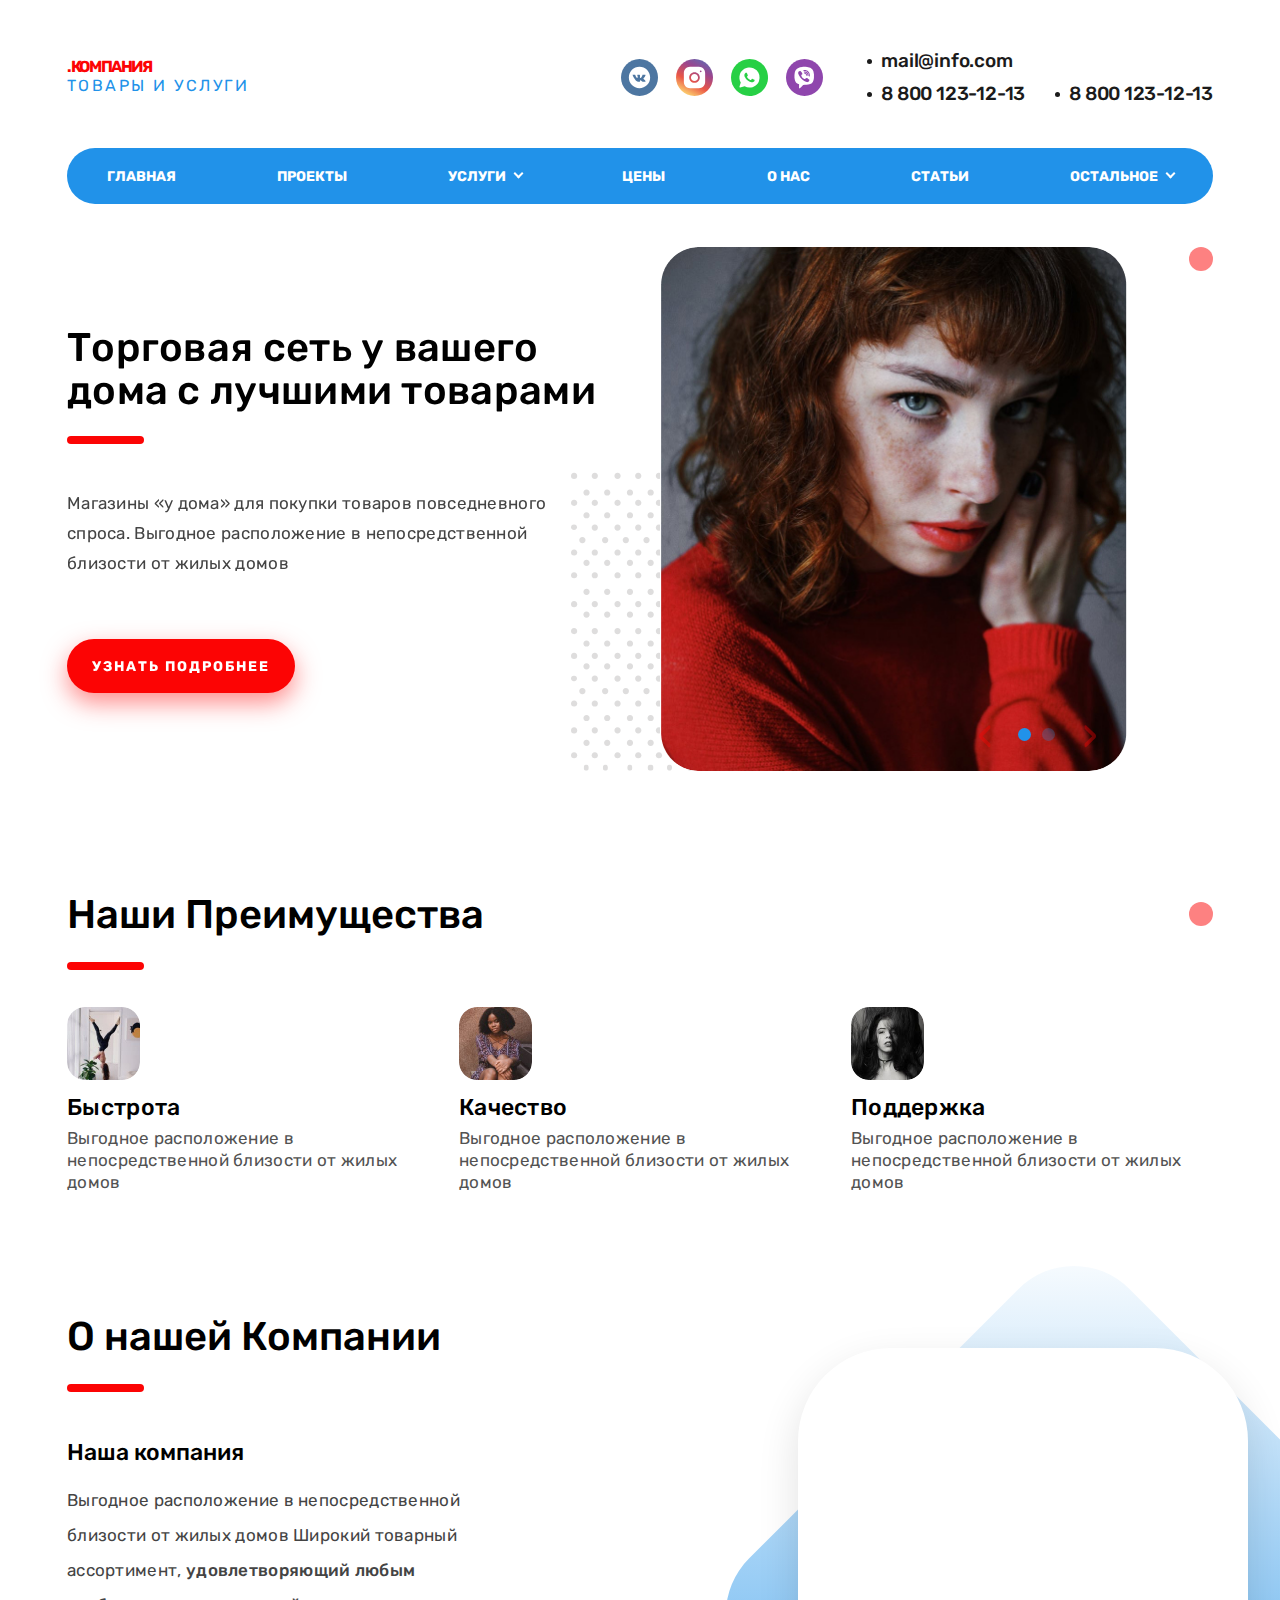
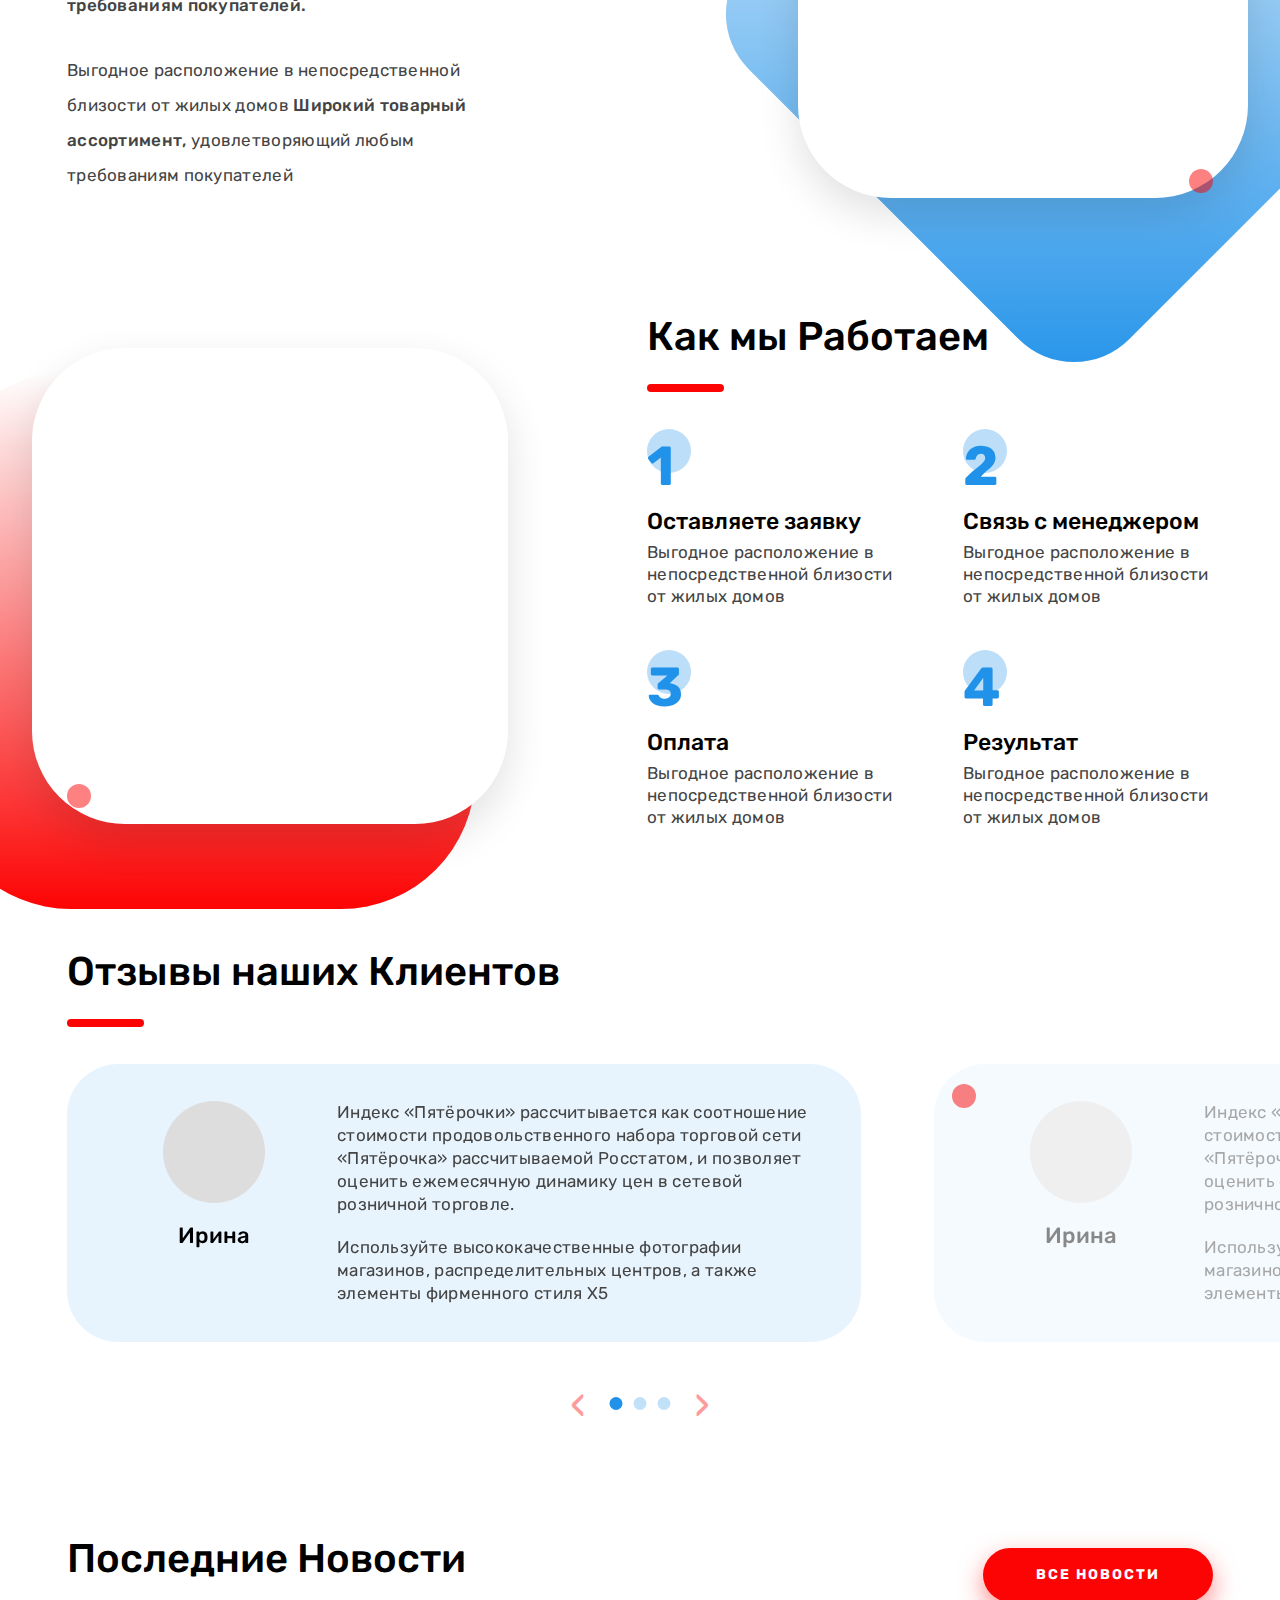
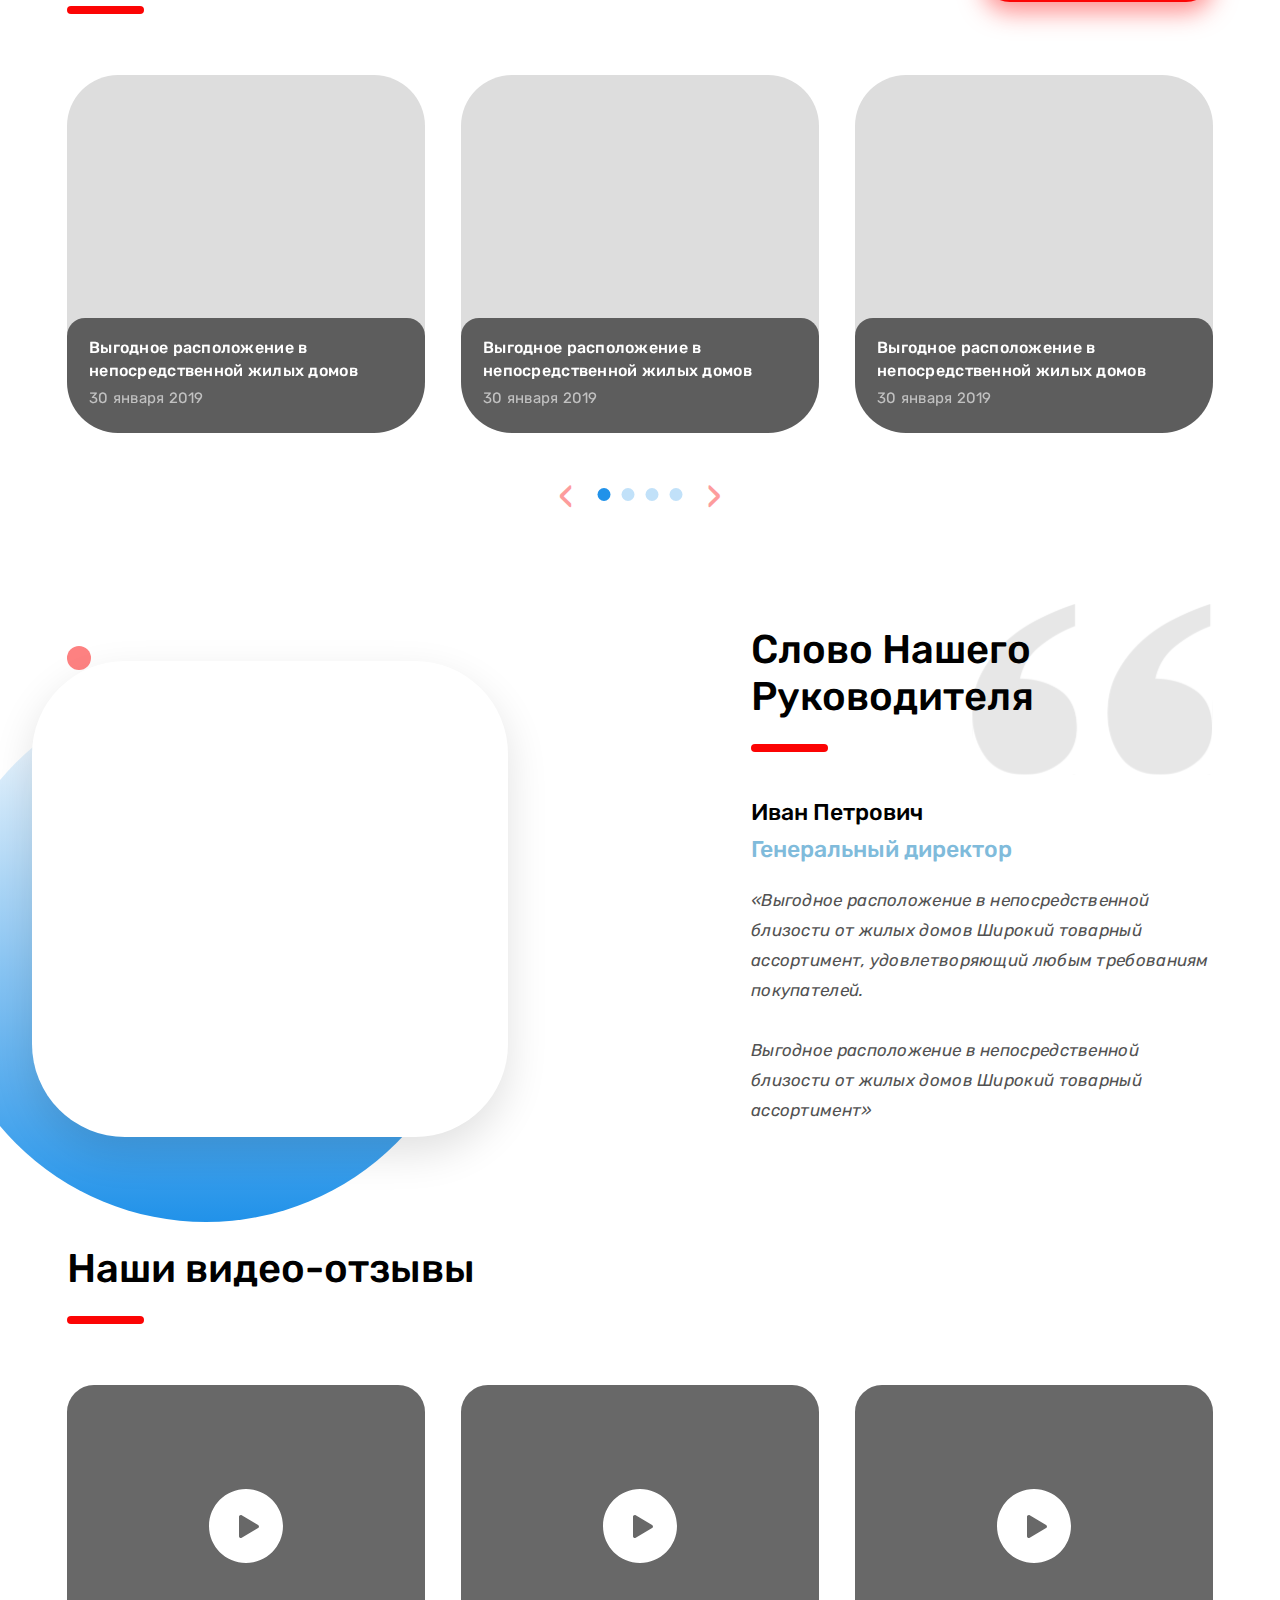
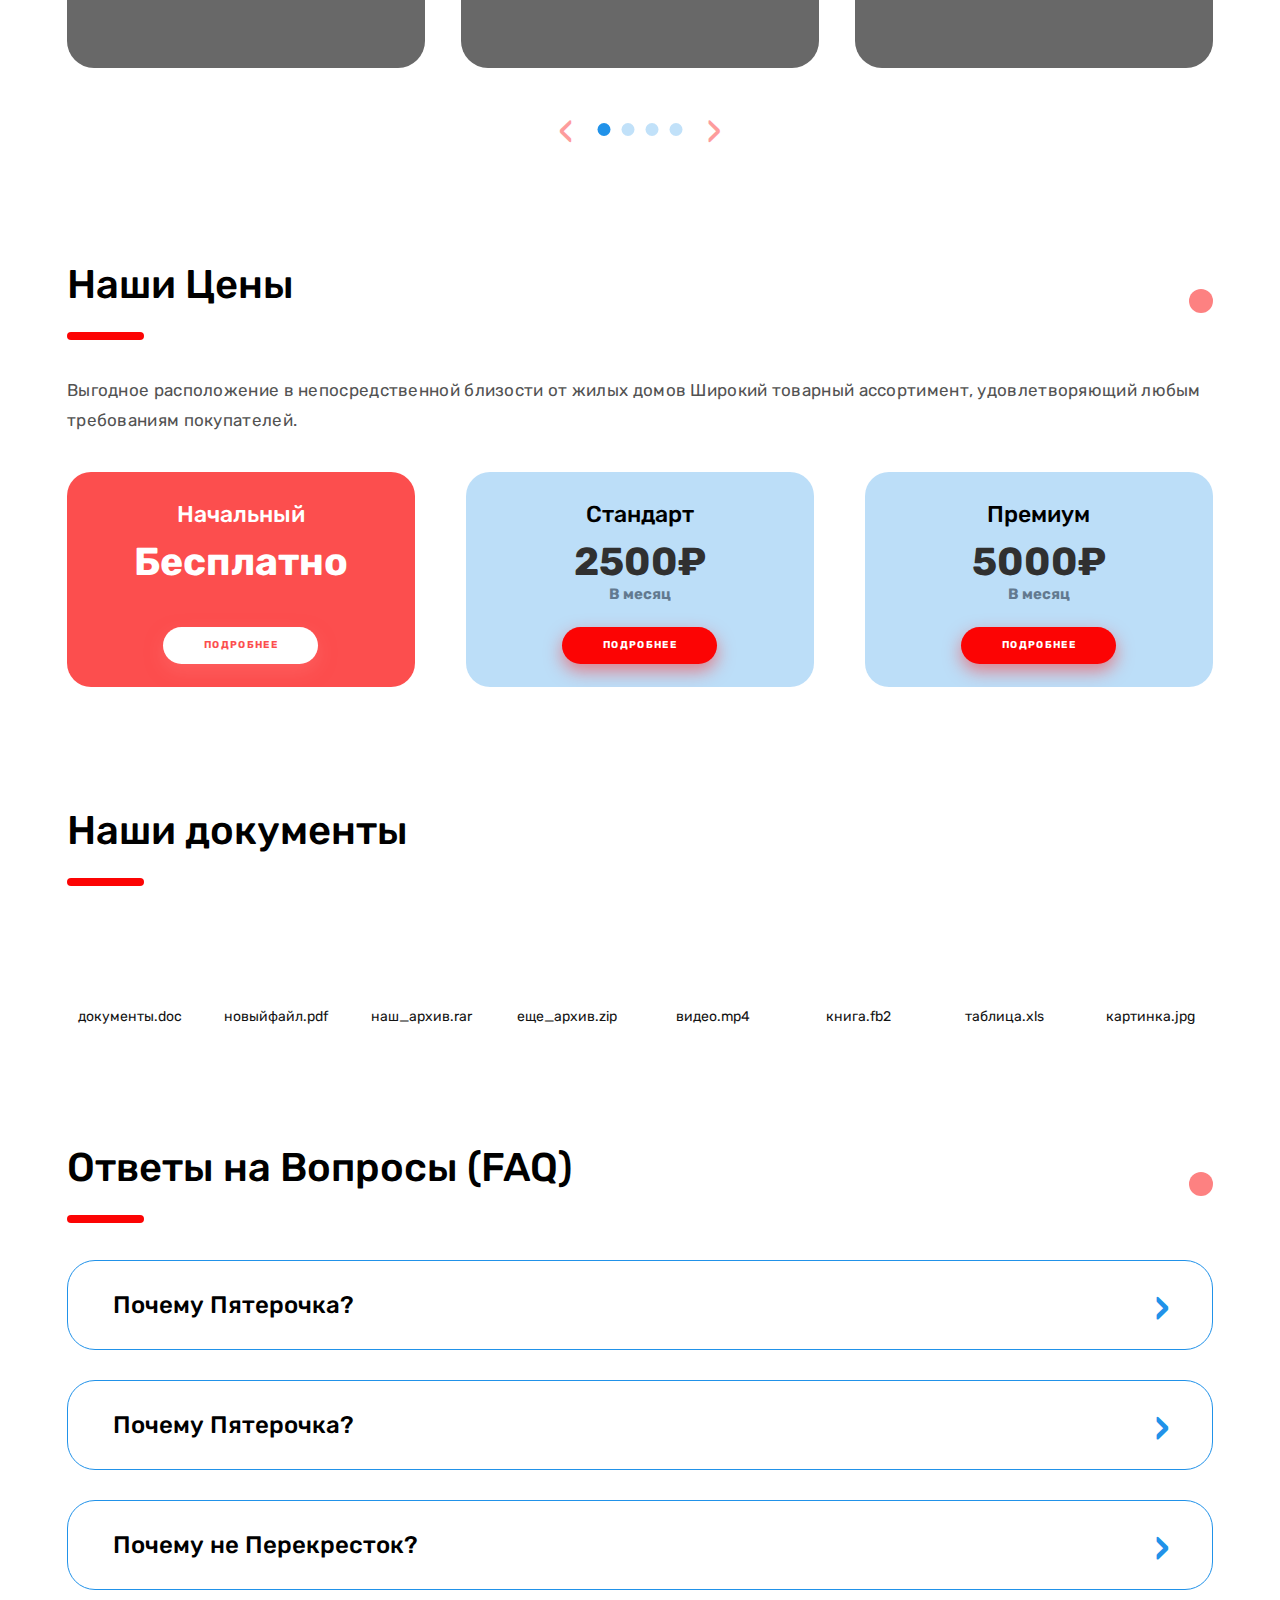
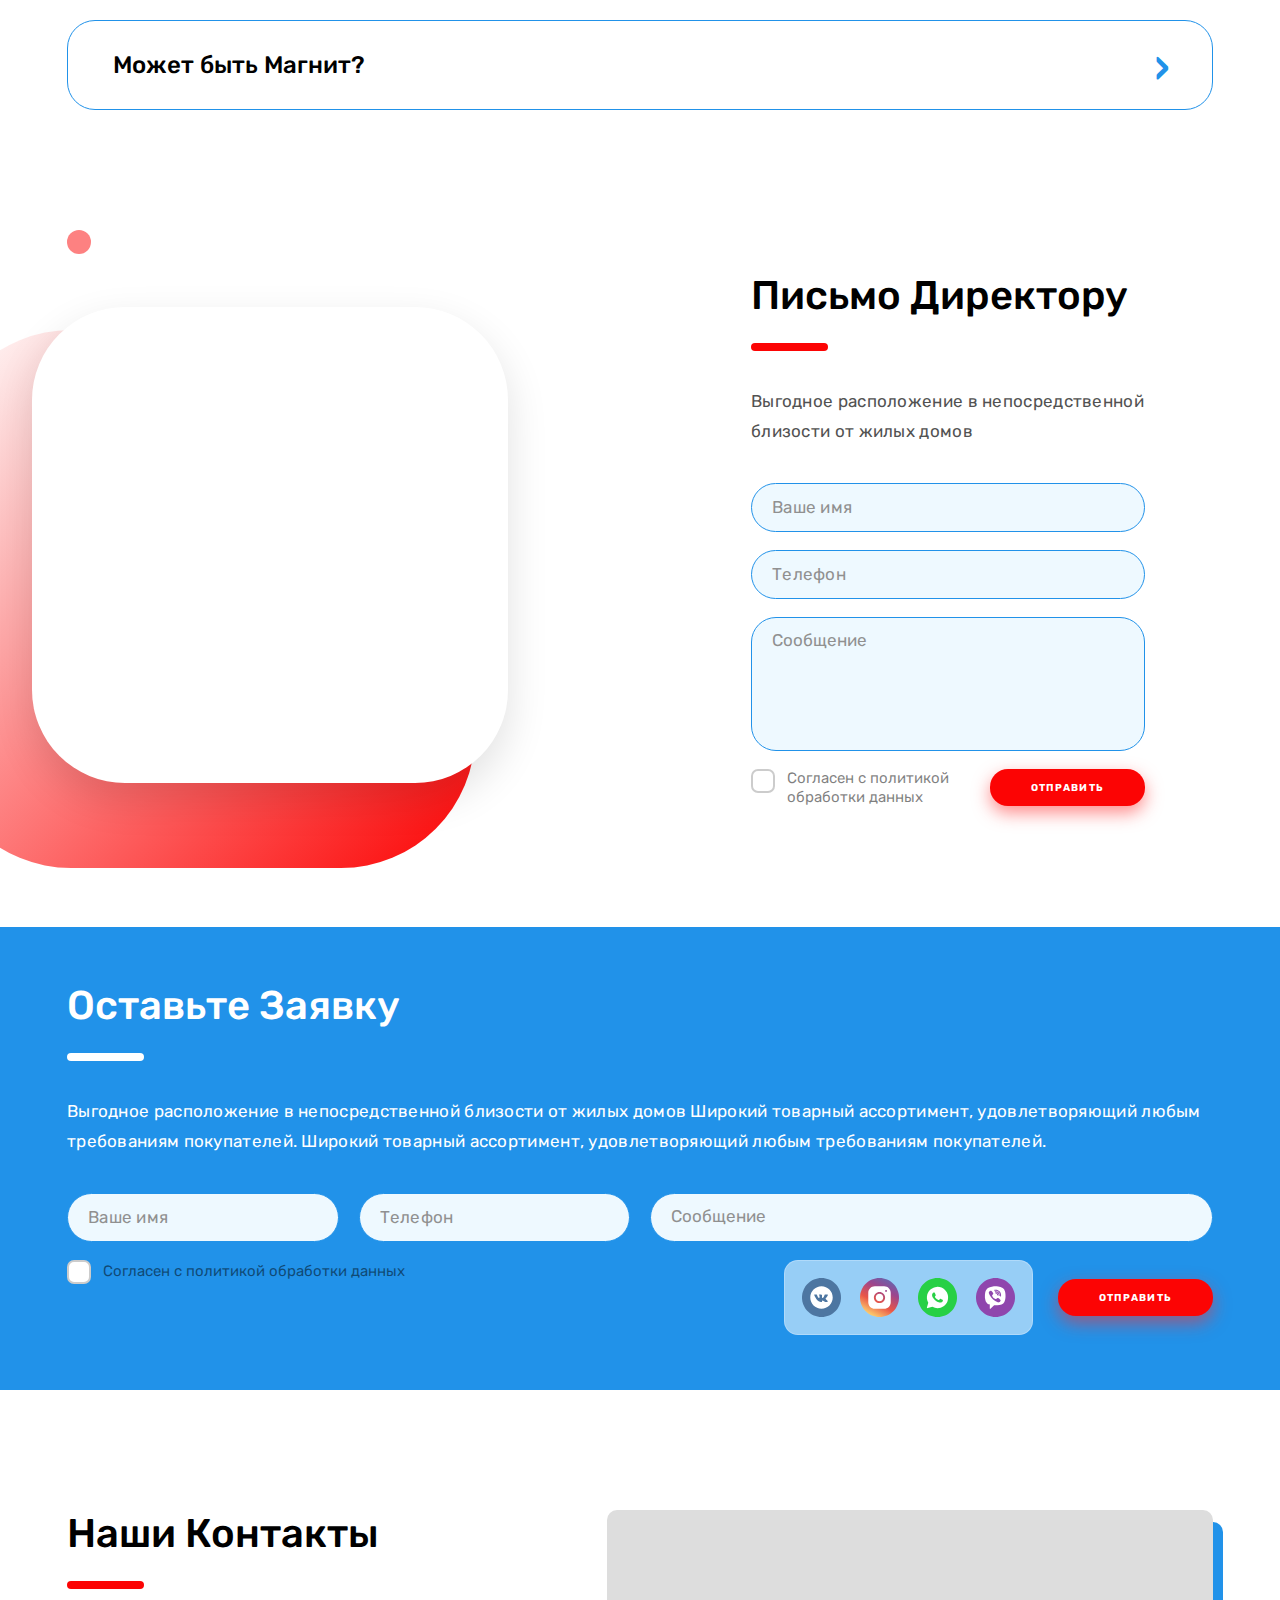
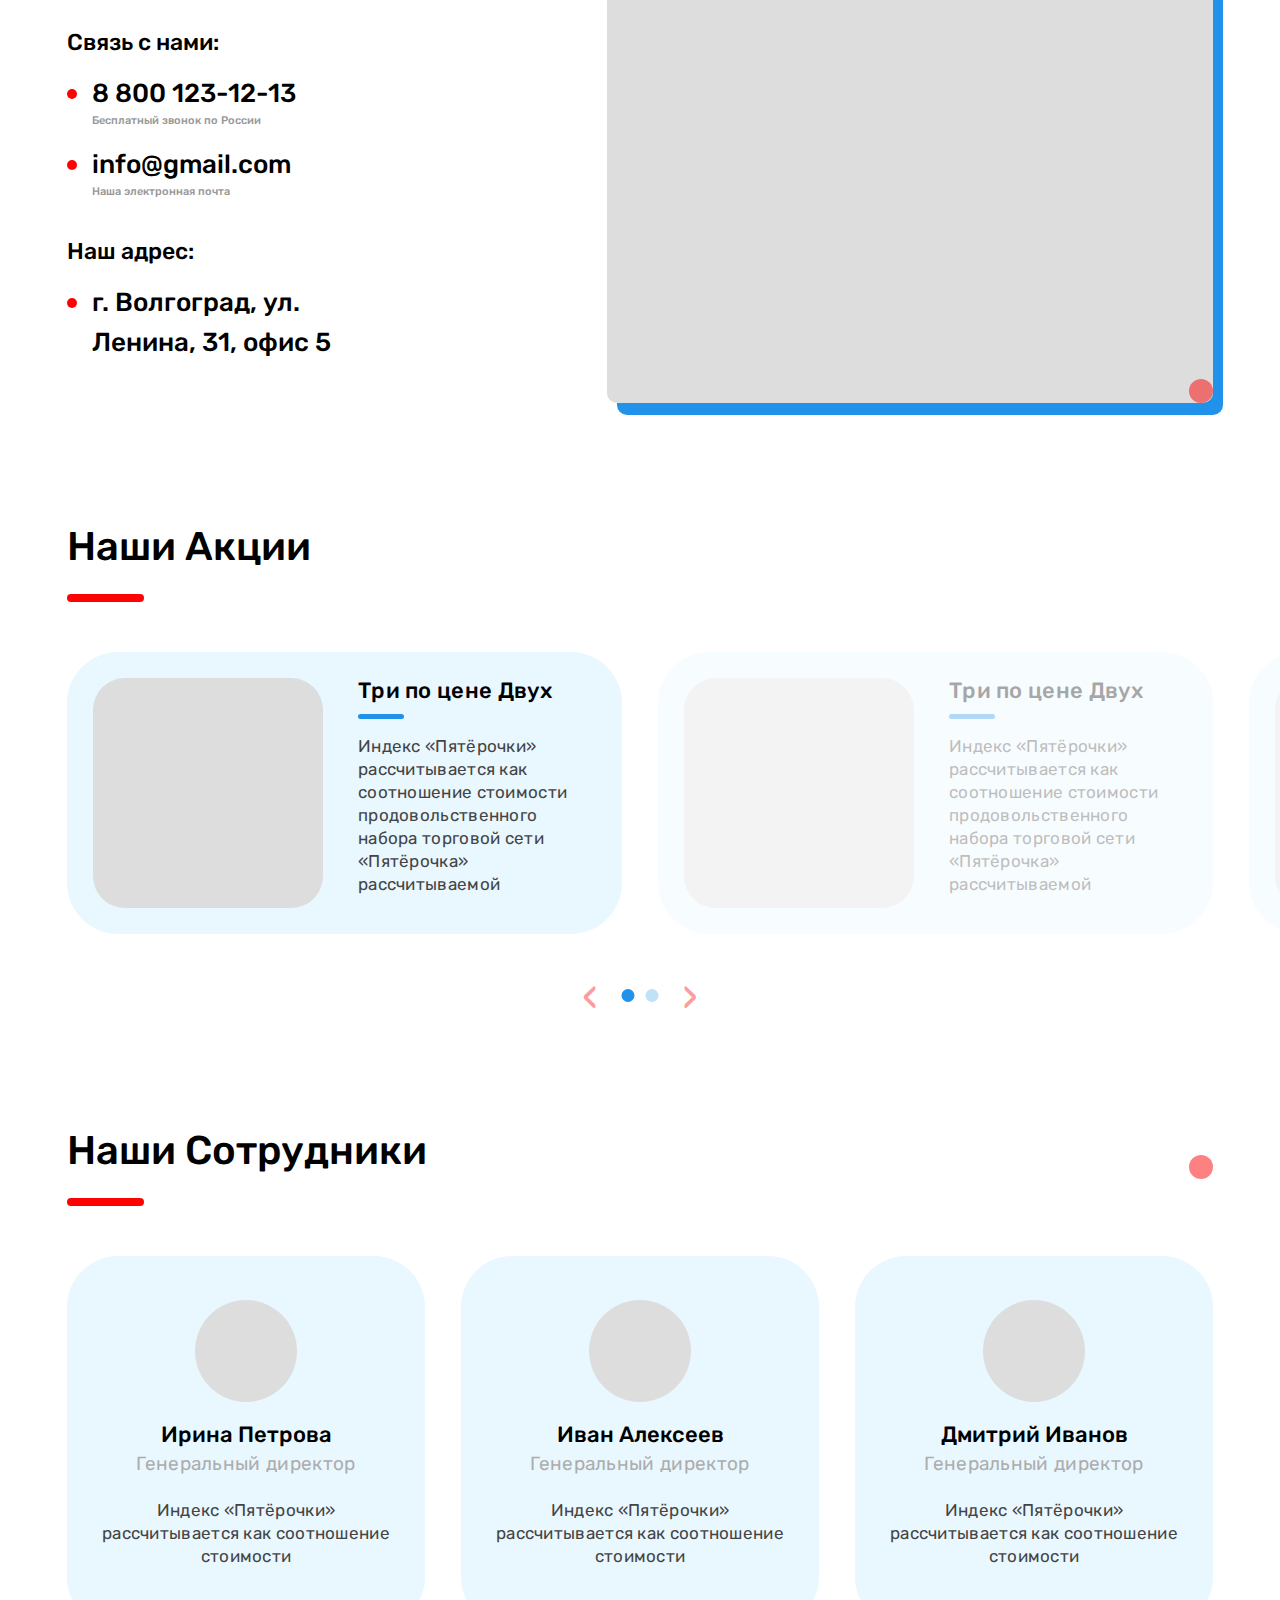
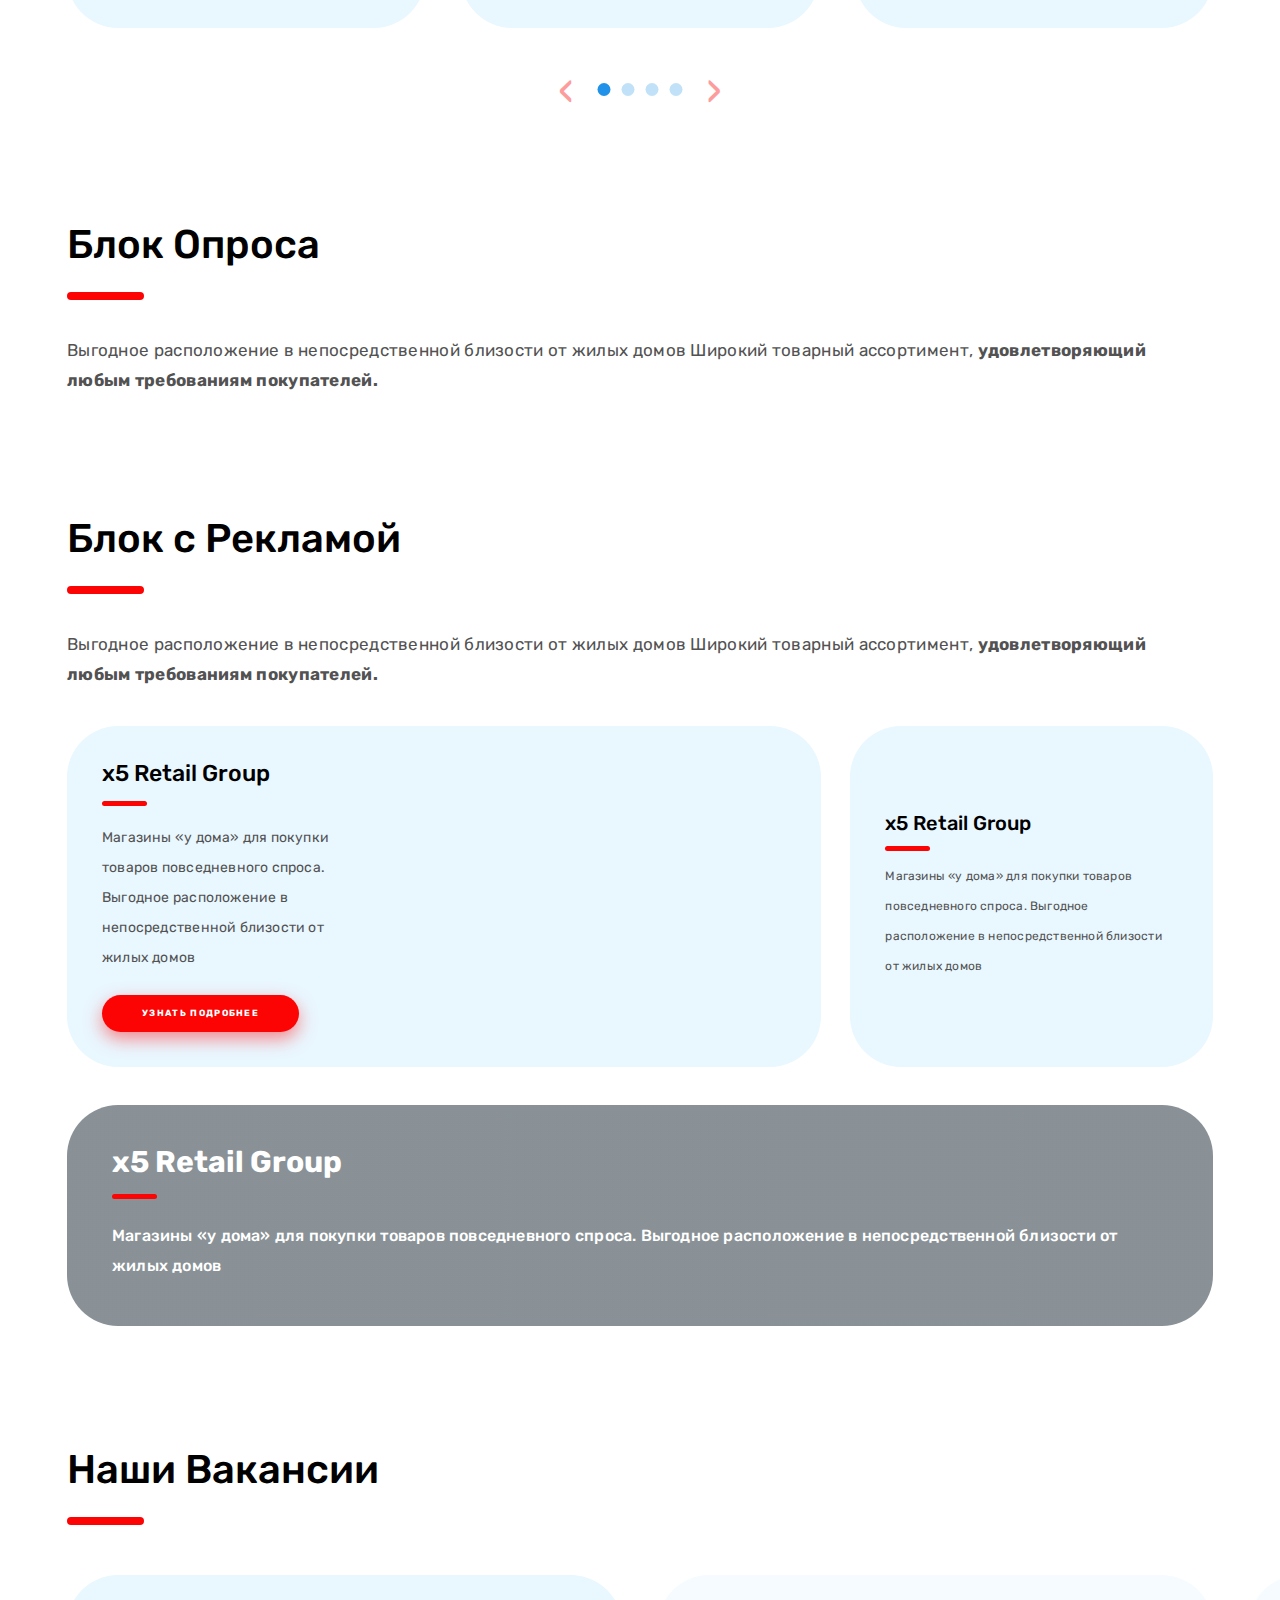
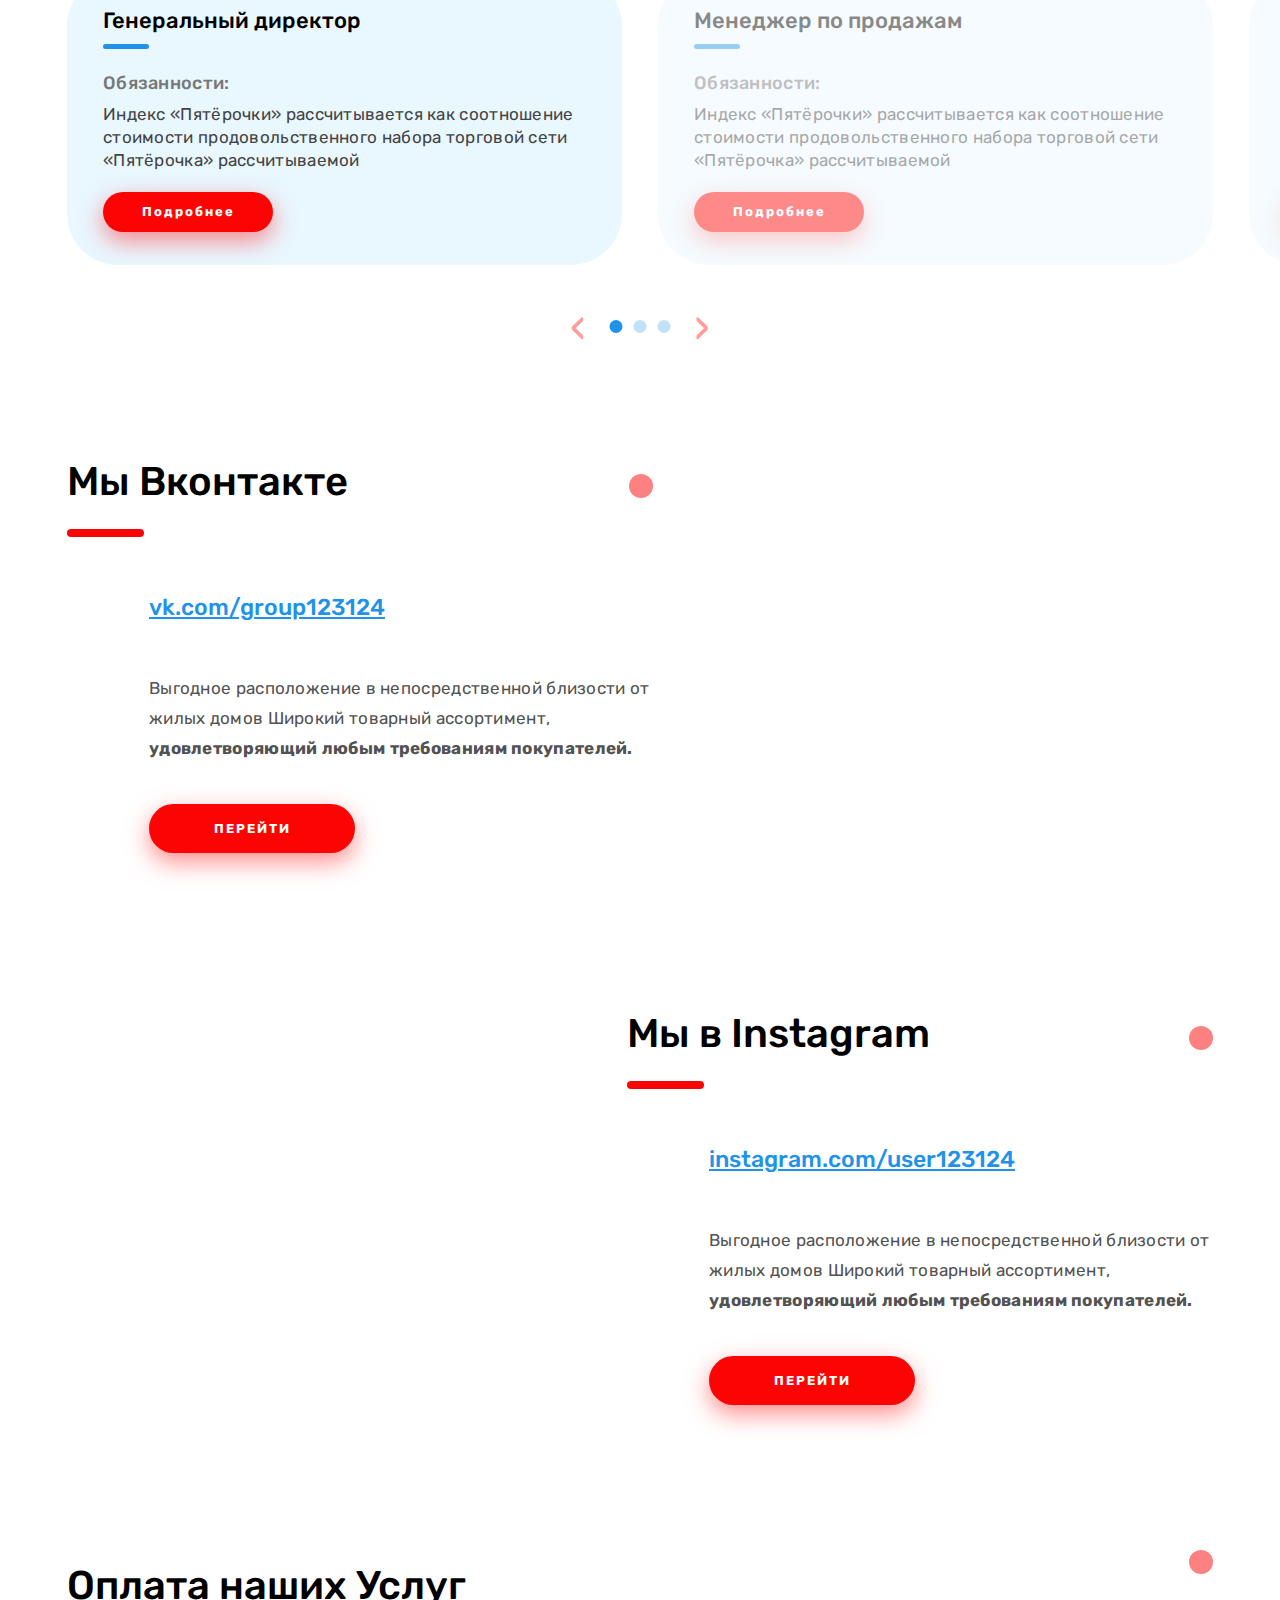
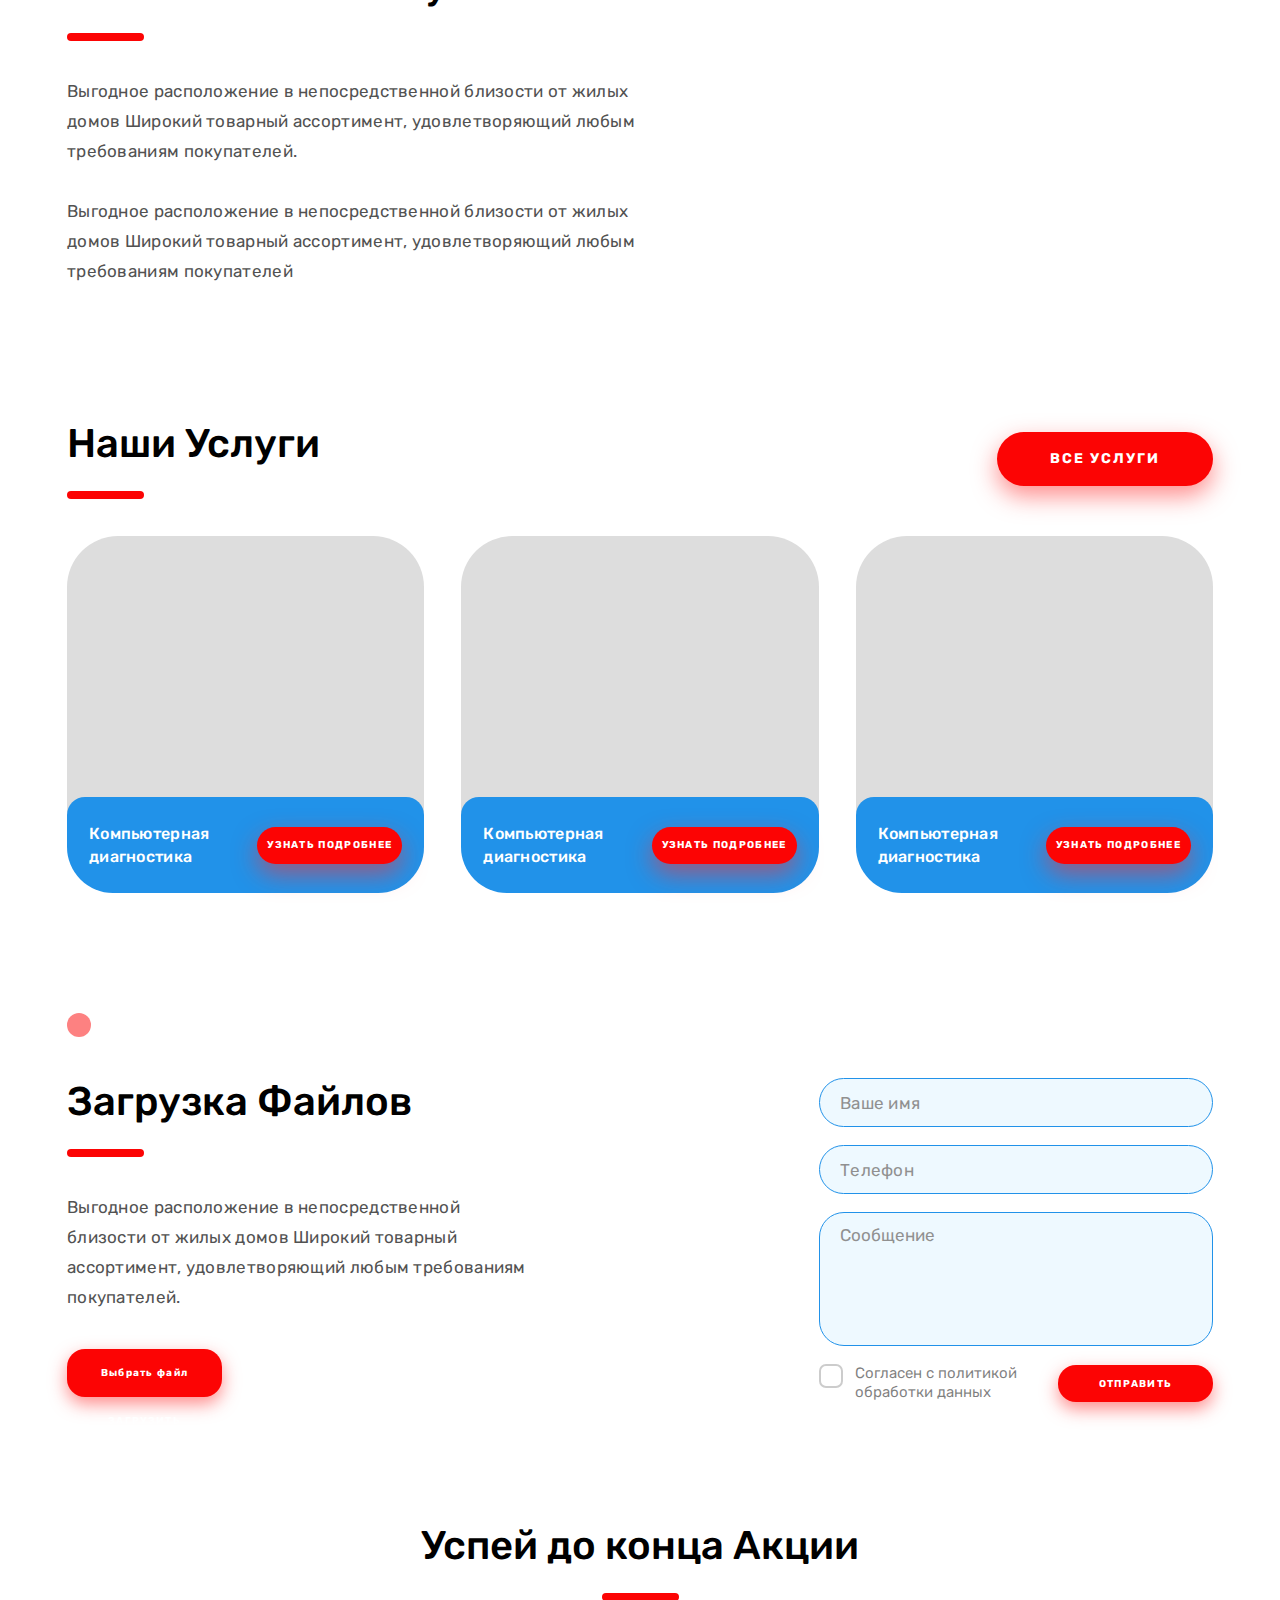
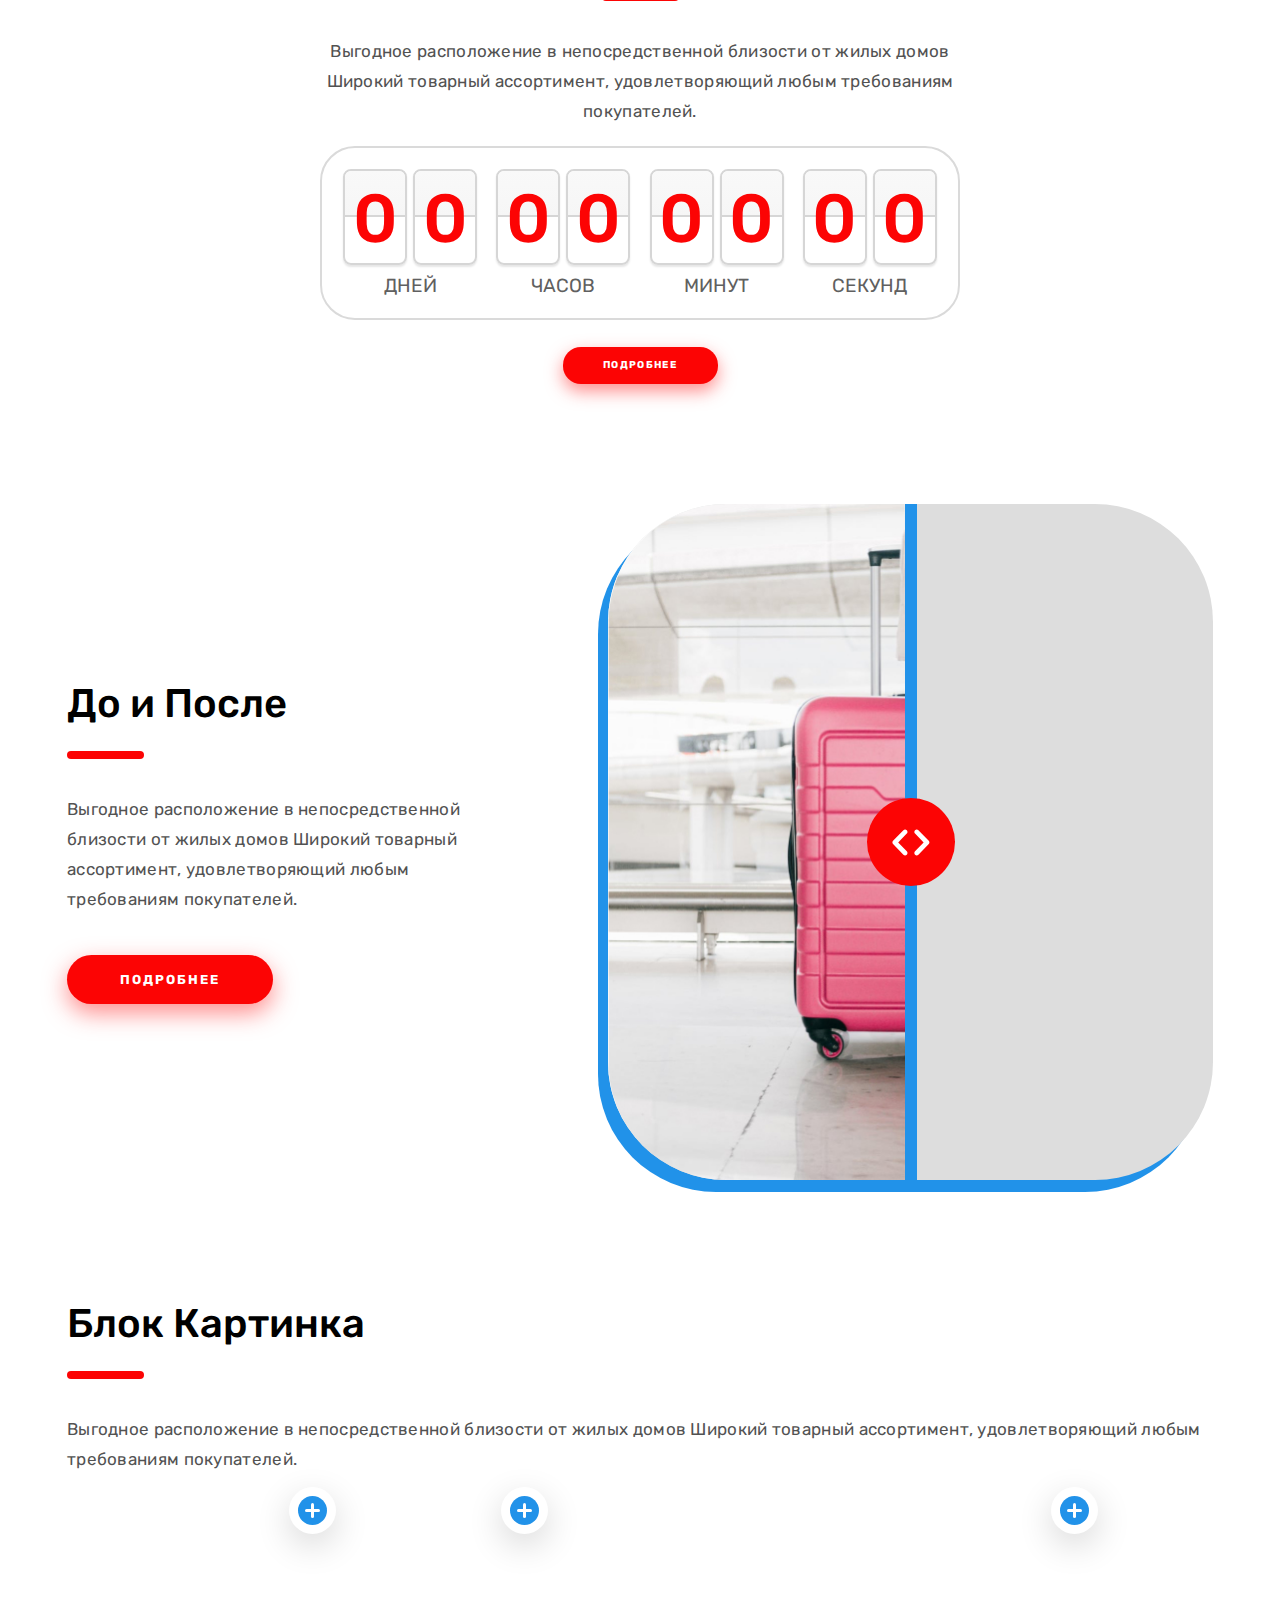
<file: index4.html>
<!DOCTYPE html>
<html lang="ru">
	<head>
		<meta http-equiv="Content-Type" content="text/html; charset=utf-8">
		<!-- Переключение IE в последнию версию, на случай если в настройках пользователя стоит меньшая -->
		<meta http-equiv="X-UA-Compatible" content="IE=edge">

		<!-- Адаптирование страницы для мобильных устройств -->
		<meta name="viewport" content="width=device-width, initial-scale=1, maximum-scale=1">

		<!-- Запрет распознования номера телефона -->
		<meta name="format-detection" content="telephone=no">
		<meta name="SKYPE_TOOLBAR" content ="SKYPE_TOOLBAR_PARSER_COMPATIBLE">

		<!-- Заголовок страницы -->
		<title>Заголовок страницы</title>

		<!-- Данное значение часто используют(использовали) поисковые системы -->
		<meta name="description" content="">
		<meta name="keywords" content="">

		<!-- Традиционная иконка сайта, размер 16x16, прозрачность поддерживается. Рекомендуемый формат: .ico или .png -->
		<link rel="shortcut icon" href="images/favicon.ico">

		<!-- Подключение шрифтов с гугла -->
		<link href="https://fonts.googleapis.com/css2?family=Rubik:ital,wght@0,300;0,400;0,500;0,700;0,900;1,300;1,400;1,500;1,700;1,900&display=swap" rel="stylesheet">

		<!-- Подключение файлов стилей -->
		<link rel="stylesheet" href="css/fancybox.css">
		<link rel="stylesheet" href="css/owl.carousel.css">
		<link rel="stylesheet" href="css/ion.rangeSlider.css">
		<link rel="stylesheet" href="css/styles.css">

		<link rel="stylesheet" href="css/response_1185.css" media="(max-width: 1185px)">
		<link rel="stylesheet" href="css/response_1023.css" media="(max-width: 1023px)">
		<link rel="stylesheet" href="css/response_767.css" media="(max-width: 767px)">
		<link rel="stylesheet" href="css/response_479.css" media="(max-width: 479px)">
	</head>

	<body>
		<div class="wrap">
			<div class="main">
				<!-- Шапка -->
				<header>
					<button type="button" class="close">
						<span></span>
						<span></span>
					</button>


					<div class="mob_scroll">
						<div class="info">
							<div class="cont flex">

								<div class="logo">
									<div class="name">.КОМПАНИЯ</div>
									<div class="desc">ТОВАРЫ И УСЛУГИ</div>
								</div>


								<div class="socials">
									<a href="/" target="_blank" rel="noopener nofollow">
										<img src="images/ic_soc1.svg" alt="">
									</a>

									<a href="/" target="_blank" rel="noopener nofollow">
										<img src="images/ic_soc2.svg" alt="">
									</a>

									<a href="/" target="_blank" rel="noopener nofollow">
										<img src="images/ic_soc3.svg" alt="">
									</a>

									<a href="/" target="_blank" rel="noopener nofollow">
										<img src="images/ic_soc4.svg" alt="">
									</a>
								</div>


								<div class="contacts">
									<div class="email">
										<a href="mailto:mail@info.com">mail@info.com</a>
									</div>

									<div class="phones">
										<div><a href="tel:88001231213">8 800 123-12-13</a></div>

										<div><a href="tel:88001231213">8 800 123-12-13</a></div>
									</div>
								</div>

							</div>
						</div>


						<div class="bottom">
							<div class="cont">

								<ul class="menu flex">
									<li class="item">
										<a href="/">ГЛАВНАЯ</a>
									</li>

									<li class="item">
										<a href="/">ПРОЕКТЫ</a>
									</li>

									<li class="item">
										<a href="#" class="sub_link">
											<span>УСЛУГИ</span>
										</a>

										<div class="sub_menu">
											<div><a href="/">Пункт меню</a></div>
											<div><a href="/">Пункт меню</a></div>
											<div><a href="/">Пункт меню</a></div>
										</div>
									</li>

									<li class="item">
										<a href="/">ЦЕНЫ</a>
									</li>

									<li class="item">
										<a href="/">О НАС</a>
									</li>

									<li class="item">
										<a href="/">СТАТЬИ</a>
									</li>

									<li class="item">
										<a href="/">Пункт меню</a>
									</li>

									<li class="item">
										<a href="/" class="sub_link">
											<span>Пункт меню</span>
										</a>

										<div class="sub_menu">
											<div><a href="/">Пункт меню</a></div>
											<div><a href="/">Пункт меню</a></div>
											<div><a href="/">Пункт меню</a></div>
										</div>
									</li>

									<li class="item">
										<a href="/">Пункт меню</a>
									</li>
								</ul>

							</div>
						</div>
					</div>
				</header>


				<div class="mob_header">
					<div class="cont">

						<div class="logo">
							<a href="/">
								<div class="name">.КОМПАНИЯ</div>
								<div class="desc">ТОВАРЫ И УСЛУГИ</div>
							</a>
						</div>


						<div class="bg">
							<div class="contacts">
								<a href="/">
									<img data-src="images/ic_phone.svg" alt="" class="lozad">
								</a>

								<a href="/">
									<img data-src="images/ic_phone2.svg" alt="" class="lozad">
								</a>

								<a href="/">
									<img data-src="images/ic_email.svg" alt="" class="lozad">
								</a>
							</div>

							<div class="socials">
								<a href="/" target="_blank" rel="noopener nofollow">
									<img src="images/ic_soc1.svg" alt="">
								</a>

								<a href="/" target="_blank" rel="noopener nofollow">
									<img src="images/ic_soc2.svg" alt="">
								</a>

								<a href="/" target="_blank" rel="noopener nofollow">
									<img src="images/ic_soc3.svg" alt="">
								</a>

								<a href="/" target="_blank" rel="noopener nofollow">
									<img src="images/ic_soc4.svg" alt="">
								</a>
							</div>
						</div>


						<button type="button" class="mob_menu_link">
							<span></span>
							<span></span>
							<span></span>
						</button>

					</div>
				</div>
				<!-- End Шапка -->


				<!-- Основная часть -->
				<section class="main_slider2 block">
					<div class="slider owl-carousel">
						<div class="slide">
							<div class="cont">

								<div class="info">
									<div class="title">Торговая сеть у вашего дома с лучшими товарами</div>

									<div class="desc">Магазины «у дома»​ для покупки товаров повседневного спроса. Выгодное расположение в непосредственной близости от жилых домов</div>

									<a href="/" class="link">УЗНАТЬ ПОДРОБНЕЕ</a>
								</div>


								<div class="img">
									<img data-src="images/tmp/main_slider2_img.jpg" alt="" class="lozad">
								</div>

							</div>
						</div>


						<div class="slide">
							<div class="cont">

								<div class="info">
									<div class="title">Торговая сеть у вашего дома с лучшими товарами</div>

									<div class="desc">Магазины «у дома»​ для покупки товаров повседневного спроса. Выгодное расположение в непосредственной близости от жилых домов</div>

									<a href="/" class="link">УЗНАТЬ ПОДРОБНЕЕ</a>
								</div>


								<div class="img">
									<img data-src="images/tmp/about_img.jpg" alt="" class="lozad">
								</div>

							</div>
						</div>
					</div>
				</section>


				<section class="advantages block">
					<div class="cont">

						<div class="block_head">
							<div class="title">Наши Преимущества</div>
						</div>


						<div class="flex">
							<div class="item">
								<div class="icon">
									<img data-src="images/tmp/advantages_thumb1.jpg" alt="" class="lozad">
								</div>

								<div class="name">Быстрота</div>

								<div class="desc">Выгодное расположение в непосредственной близости от жилых домов</div>
							</div>


							<div class="item">
								<div class="icon">
									<img data-src="images/tmp/advantages_thumb2.jpg" alt="" class="lozad">
								</div>

								<div class="name">Качество</div>

								<div class="desc">Выгодное расположение в непосредственной близости от жилых домов</div>
							</div>


							<div class="item">
								<div class="icon">
									<img data-src="images/tmp/advantages_thumb3.jpg" alt="" class="lozad">
								</div>

								<div class="name">Поддержка</div>

								<div class="desc">Выгодное расположение в непосредственной близости от жилых домов</div>
							</div>
						</div>

					</div>
				</section>


				<section class="about block">
					<div class="cont">

						<div class="info">
							<div class="block_head">
								<div class="title">О нашей Компании</div>
							</div>

							<div class="sub_title">Наша компания</div>

							<div class="text_block">
								<p>
									Выгодное расположение в непосредственной близости от жилых домов Широкий товарный ассортимент, <b>удовлетворяющий любым требованиям покупателей.</b>
								</p>

								<p>
									Выгодное расположение в непосредственной близости от жилых домов <b>Широкий товарный ассортимент,</b> удовлетворяющий любым требованиям покупателей
								</p>
							</div>
						</div>


						<div class="img">
							<div class="lozad" data-background-image="../images/tmp/about_img.jpg"></div>
						</div>

					</div>
				</section>


				<section class="how_we_work block">
					<div class="cont">

						<div class="info">
							<div class="block_head">
								<div class="title">Как мы Работаем</div>
							</div>

							<div class="flex">
								<div class="item">
									<div class="name">Оставляете заявку</div>

									<div class="desc">Выгодное расположение в непосредственной близости от жилых домов</div>
								</div>

								<div class="item">
									<div class="name">Связь с менеджером</div>

									<div class="desc">Выгодное расположение в непосредственной близости от жилых домов</div>
								</div>

								<div class="item">
									<div class="name">Оплата</div>

									<div class="desc">Выгодное расположение в непосредственной близости от жилых домов</div>
								</div>

								<div class="item">
									<div class="name">Результат</div>

									<div class="desc">Выгодное расположение в непосредственной близости от жилых домов</div>
								</div>
							</div>
						</div>

						<div class="img">
							<div class="lozad" data-background-image="../images/tmp/how_we_work_img.jpg"></div>
						</div>

					</div>
				</section>


				<section class="reviews block">
					<div class="cont">

						<div class="block_head">
							<div class="title">Отзывы наших Клиентов</div>
						</div>


						<div class="slider_wrap">
							<div class="slider owl-carousel">
								<div class="slide">
									<div class="review">
										<div class="author">
											<div class="foto">
												<img data-src="images/tmp/review_foto.jpg" alt="" class="lozad">
											</div>

											<div class="name">Ирина</div>
										</div>

										<div class="text">
											<p>
												Индекс «Пятёрочки» рассчитывается как соотношение стоимости продовольственного набора торговой сети «Пятёрочка» рассчитываемой Росстатом, и позволяет оценить ежемесячную динамику цен в сетевой розничной торговле.
											</p>

											<p>
												Используйте высококачественные фотографии магазинов, распределительных центров, а также элементы фирменного стиля X5
											</p>
										</div>
									</div>
								</div>


								<div class="slide">
									<div class="review">
										<div class="author">
											<div class="foto">
												<img data-src="images/tmp/review_foto.jpg" alt="" class="lozad">
											</div>

											<div class="name">Ирина</div>
										</div>

										<div class="text">
											<p>
												Индекс «Пятёрочки» рассчитывается как соотношение стоимости продовольственного набора торговой сети «Пятёрочка» рассчитываемой Росстатом, и позволяет оценить ежемесячную динамику цен в сетевой розничной торговле.
											</p>

											<p>
												Используйте высококачественные фотографии магазинов, распределительных центров, а также элементы фирменного стиля X5
											</p>
										</div>
									</div>
								</div>


								<div class="slide">
									<div class="review">
										<div class="author">
											<div class="foto">
												<img data-src="images/tmp/review_foto.jpg" alt="" class="lozad">
											</div>

											<div class="name">Ирина</div>
										</div>

										<div class="text">
											<p>
												Индекс «Пятёрочки» рассчитывается как соотношение стоимости продовольственного набора торговой сети «Пятёрочка» рассчитываемой Росстатом, и позволяет оценить ежемесячную динамику цен в сетевой розничной торговле.
											</p>

											<p>
												Используйте высококачественные фотографии магазинов, распределительных центров, а также элементы фирменного стиля X5
											</p>
										</div>
									</div>
								</div>
							</div>
						</div>

					</div>
				</section>


				<section class="articles block">
					<div class="cont">

						<div class="block_head">
							<div class="title">Последние Новости</div>

							<a href="/" class="all_link">ВСЕ НОВОСТИ</a>
						</div>


						<div class="slider owl-carousel">
							<div class="slide">
								<a href="/" class="article">
									<img data-src="images/tmp/article_thumb.jpg" alt="" class="lozad">

									<div class="info">
										<div class="name">Выгодное расположение в непосредственной жилых домов</div>

										<div class="date">30 января 2019</div>
									</div>
								</a>
							</div>

							<div class="slide">
								<a href="/" class="article">
									<img data-src="images/tmp/article_thumb2.jpg" alt="" class="lozad">

									<div class="info">
										<div class="name">Выгодное расположение в непосредственной жилых домов</div>

										<div class="date">30 января 2019</div>
									</div>
								</a>
							</div>

							<div class="slide">
								<a href="/" class="article">
									<img data-src="images/tmp/article_thumb3.jpg" alt="" class="lozad">

									<div class="info">
										<div class="name">Выгодное расположение в непосредственной жилых домов</div>

										<div class="date">30 января 2019</div>
									</div>
								</a>
							</div>

							<div class="slide">
								<a href="/" class="article">
									<img data-src="images/tmp/article_thumb.jpg" alt="" class="lozad">

									<div class="info">
										<div class="name">Выгодное расположение в непосредственной жилых домов</div>

										<div class="date">30 января 2019</div>
									</div>
								</a>
							</div>

							<div class="slide">
								<a href="/" class="article">
									<img data-src="images/tmp/article_thumb2.jpg" alt="" class="lozad">

									<div class="info">
										<div class="name">Выгодное расположение в непосредственной жилых домов</div>

										<div class="date">30 января 2019</div>
									</div>
								</a>
							</div>

							<div class="slide">
								<a href="/" class="article">
									<img data-src="images/tmp/article_thumb3.jpg" alt="" class="lozad">

									<div class="info">
										<div class="name">Выгодное расположение в непосредственной жилых домов</div>

										<div class="date">30 января 2019</div>
									</div>
								</a>
							</div>
						</div>

					</div>
				</section>


				<section class="big_boss_quote block">
					<div class="cont">

						<div class="info">
							<div class="block_head">
								<div class="title">Слово Нашего Руководителя</div>
							</div>

							<div class="name">Иван Петрович</div>

							<div class="post">Генеральный директор</div>

							<div class="text_block">
								<p>
									«Выгодное расположение в непосредственной близости от жилых домов Широкий товарный ассортимент, удовлетворяющий любым требованиям покупателей.
								</p>

								<p>
									Выгодное расположение в непосредственной близости от жилых домов Широкий товарный ассортимент»
								</p>
							</div>
						</div>


						<div class="img">
							<div class="lozad" data-background-image="../images/tmp/big_boss_quote_img.jpg"></div>
						</div>

					</div>
				</section>


				<section class="video_reviews block">
					<div class="cont">

						<div class="block_head">
							<div class="title">Наши видео-отзывы</div>
						</div>


						<div class="slider owl-carousel">
							<div class="slide">
								<a href="https://www.youtube.com/watch?v=60VYXd9RVJ0" data-fancybox class="review"></a>
							</div>

							<div class="slide">
								<a href="https://www.youtube.com/watch?v=60VYXd9RVJ0" data-fancybox class="review"></a>
							</div>

							<div class="slide">
								<a href="https://www.youtube.com/watch?v=60VYXd9RVJ0" data-fancybox class="review"></a>
							</div>

							<div class="slide">
								<a href="https://www.youtube.com/watch?v=60VYXd9RVJ0" data-fancybox class="review"></a>
							</div>

							<div class="slide">
								<a href="https://www.youtube.com/watch?v=60VYXd9RVJ0" data-fancybox class="review"></a>
							</div>

							<div class="slide">
								<a href="https://www.youtube.com/watch?v=60VYXd9RVJ0" data-fancybox class="review"></a>
							</div>
						</div>

					</div>
				</section>


				<section class="prices block">
					<div class="cont">

						<div class="block_head">
							<div class="title">Наши Цены</div>

							<div class="desc">Выгодное расположение в непосредственной близости от жилых домов Широкий товарный ассортимент, удовлетворяющий любым требованиям покупателей.</div>
						</div>


						<div class="flex">
							<div class="item free">
								<div class="name">Начальный</div>

								<div class="price">Бесплатно</div>

								<a href="/" class="link">ПОДРОБНЕЕ</a>
							</div>


							<div class="item">
								<div class="name">Стандарт</div>

								<div class="price">
									2500₽ <small>В месяц</small>
								</div>

								<a href="/" class="link">ПОДРОБНЕЕ</a>
							</div>


							<div class="item">
								<div class="name">Премиум</div>

								<div class="price">
									5000₽ <small>В месяц</small>
								</div>

								<a href="/" class="link">ПОДРОБНЕЕ</a>
							</div>
						</div>

					</div>
				</section>


				<section class="documents block">
					<div class="cont">

						<div class="block_head">
							<div class="title">Наши документы</div>
						</div>


						<div class="flex">
							<a href="/" class="item">
								<div class="icon">
									<img data-src="images/ic_file_doc.svg" alt="" class="lozad">
								</div>
								<div class="name">документы.doc</div>
							</a>

							<a href="/" class="item">
								<div class="icon">
									<img data-src="images/ic_file_pdf.svg" alt="" class="lozad">
								</div>
								<div class="name">новыйфайл.pdf</div>
							</a>

							<a href="/" class="item">
								<div class="icon">
									<img data-src="images/ic_file_rar.svg" alt="" class="lozad">
								</div>
								<div class="name">наш_архив.rar</div>
							</a>

							<a href="/" class="item">
								<div class="icon">
									<img data-src="images/ic_file_zip.svg" alt="" class="lozad">
								</div>
								<div class="name">еще_архив.zip</div>
							</a>

							<a href="/" class="item">
								<div class="icon">
									<img data-src="images/ic_file_mp4.svg" alt="" class="lozad">
								</div>
								<div class="name">видео.mp4</div>
							</a>

							<a href="/" class="item">
								<div class="icon">
									<img data-src="images/ic_file_fb2.svg" alt="" class="lozad">
								</div>
								<div class="name">книга.fb2</div>
							</a>

							<a href="/" class="item">
								<div class="icon">
									<img data-src="images/ic_file_xls.svg" alt="" class="lozad">
								</div>
								<div class="name">таблица.xls</div>
							</a>

							<a href="/" class="item">
								<div class="icon">
									<img data-src="images/ic_file_jpg.svg" alt="" class="lozad">
								</div>
								<div class="name">картинка.jpg</div>
							</a>
						</div>

					</div>
				</section>


				<section class="faq block">
					<div class="cont">

						<div class="block_head">
							<div class="title">Ответы на Вопросы (FAQ)</div>
						</div>


						<div class="accordion">
							<div class="item">
								<div class="title">Почему Пятерочка?</div>

								<div class="data text_block">
									<p>
										Индекс «Пятёрочки» рассчитывается как соотношение стоимости продовольственного набора торговой сети «Пятёрочка» рассчитываемой Росстатом, и позволяет оценить ежемесячную динамику цен в сетевой розничной торговле.
									</p>

									<p>
										Используйте высококачественные фотографии магазинов, распределительных центров, а также элементы фирменного стиля X5
									</p>
								</div>
							</div>


							<div class="item">
								<div class="title">Почему Пятерочка?</div>

								<div class="data text_block">
									<p>
										Индекс «Пятёрочки» рассчитывается как соотношение стоимости продовольственного набора торговой сети «Пятёрочка» рассчитываемой Росстатом, и позволяет оценить ежемесячную динамику цен в сетевой розничной торговле.
									</p>

									<p>
										Используйте высококачественные фотографии магазинов, распределительных центров, а также элементы фирменного стиля X5
									</p>
								</div>
							</div>


							<div class="item">
								<div class="title">Почему не Перекресток?</div>

								<div class="data text_block">
									<p>
										Индекс «Пятёрочки» рассчитывается как соотношение стоимости продовольственного набора торговой сети «Пятёрочка» рассчитываемой Росстатом, и позволяет оценить ежемесячную динамику цен в сетевой розничной торговле.
									</p>

									<p>
										Используйте высококачественные фотографии магазинов, распределительных центров, а также элементы фирменного стиля X5
									</p>
								</div>
							</div>


							<div class="item">
								<div class="title">Может быть Магнит?</div>

								<div class="data text_block">
									<p>
										Индекс «Пятёрочки» рассчитывается как соотношение стоимости продовольственного набора торговой сети «Пятёрочка» рассчитываемой Росстатом, и позволяет оценить ежемесячную динамику цен в сетевой розничной торговле.
									</p>

									<p>
										Используйте высококачественные фотографии магазинов, распределительных центров, а также элементы фирменного стиля X5
									</p>
								</div>
							</div>
						</div>

					</div>
				</section>


				<section class="director_letter block">
					<div class="cont">

						<div class="info">
							<div class="block_head">
								<div class="title">Письмо Директору</div>

								<div class="desc">Выгодное расположение в непосредственной близости от жилых домов</div>
							</div>


							<form action="" class="form">
								<div class="line">
									<div class="field">
										<input type="text" name="" value="" class="input" placeholder="Ваше имя">
									</div>
								</div>

								<div class="line">
									<div class="field">
										<input type="tel" name="" value="" class="input" placeholder="Телефон" required>
									</div>
								</div>

								<div class="line">
									<div class="field">
										<textarea name="" placeholder="Сообщение"></textarea>
									</div>
								</div>


								<div class="bottom">
									<div class="agree">
										<input type="checkbox" name="agree" id="agree_check" checked>
										<label for="agree_check">Согласен с политикой обработки данных</label>
									</div>

									<div class="submit">
										<button type="submit" class="submit_btn">ОТПРАВИТЬ</button>
									</div>
								</div>
							</form>
						</div>


						<div class="img">
							<div class="lozad" data-background-image="../images/tmp/big_boss_quote_img.jpg"></div>
						</div>

					</div>
				</section>


				<section class="order_block block">
					<div class="cont">

						<div class="block_head">
							<div class="title">Оставьте Заявку</div>

							<div class="desc">Выгодное расположение в непосредственной близости от жилых домов Широкий товарный ассортимент, удовлетворяющий любым требованиям покупателей. Широкий товарный ассортимент, удовлетворяющий любым требованиям покупателей.</div>
						</div>


						<form action="" class="form">
							<div class="columns">
								<div class="line width1of4">
									<div class="field">
										<input type="text" name="" value="" class="input" placeholder="Ваше имя">
									</div>
								</div>

								<div class="line width1of4">
									<div class="field">
										<input type="tel" name="" value="" class="input" placeholder="Телефон" required>
									</div>
								</div>

								<div class="line width2of4">
									<div class="field">
										<textarea name="" placeholder="Сообщение"></textarea>
									</div>
								</div>
							</div>


							<div class="bottom">
								<div class="agree">
									<input type="checkbox" name="agree" id="agree2_check" checked>
									<label for="agree2_check">Согласен с политикой обработки данных</label>
								</div>


								<div class="socials">
									<a href="/" target="_blank" rel="noopener nofollow">
										<img src="images/ic_soc1.svg" alt="">
									</a>

									<a href="/" target="_blank" rel="noopener nofollow">
										<img src="images/ic_soc2.svg" alt="">
									</a>

									<a href="/" target="_blank" rel="noopener nofollow">
										<img src="images/ic_soc3.svg" alt="">
									</a>

									<a href="/" target="_blank" rel="noopener nofollow">
										<img src="images/ic_soc4.svg" alt="">
									</a>
								</div>


								<div class="submit">
									<button type="submit" class="submit_btn">ОТПРАВИТЬ</button>
								</div>
							</div>
						</form>

					</div>
				</section>


				<section class="contacts_block block">
					<div class="cont">

						<div class="info">
							<div class="block_head">
								<div class="title">Наши Контакты</div>
							</div>


							<div class="contacts">
								<div>Связь с нами:</div>

								<div class="val">
									<a href="tel:88001231213" class="phone">8 800 123-12-13</a>
									<div class="exp">Бесплатный звонок по России</div>
								</div>

								<div class="val">
									<a href="mailto:info@gmail.com" class="email">info@gmail.com</a>
									<div class="exp">Наша электронная почта</div>
								</div>
							</div>


							<div class="adres">
								<div>Наш адрес:</div>

								<div class="val">г. Волгоград, ул. Ленина, 31, офис 5</div>
							</div>
						</div>



						<div class="map">
							<div>
								<iframe width="100%" height="500" src="https://maps.google.com/maps?width=100&amp;height=500&amp;hl=ru&amp;q=%D0%92%D0%BE%D0%BB%D0%B6%D1%81%D0%BA%D0%B8%D0%B9%20%D0%BC%D0%B8%D1%80%D0%B0%2036%20%D0%BF&amp;ie=UTF8&amp;t=&amp;z=10&amp;iwloc=B&amp;output=embed" frameborder="0" scrolling="no" marginheight="0" marginwidth="0"></iframe>
							</div>
						</div>

					</div>
				</section>


				<section class="stocks block">
					<div class="cont">

						<div class="block_head">
							<div class="title">Наши Акции</div>
						</div>


						<div class="slider owl-carousel">
							<div class="slide">
								<div class="stock">
									<a href="/" class="thumb">
										<img data-src="images/tmp/stock_thumb.jpg" alt="" class="lozad">
									</a>

									<div class="info">
										<div class="name">
											<a href="/">Три по цене Двух</a>
										</div>

										<div class="desc">Индекс «Пятёрочки» рассчитывается как соотношение стоимости продовольственного набора торговой сети «Пятёрочка» рассчитываемой</div>
									</div>
								</div>
							</div>


							<div class="slide">
								<div class="stock">
									<a href="/" class="thumb">
										<img data-src="images/tmp/stock_thumb2.jpg" alt="" class="lozad">
									</a>

									<div class="info">
										<div class="name">
											<a href="/">Три по цене Двух</a>
										</div>

										<div class="desc">Индекс «Пятёрочки» рассчитывается как соотношение стоимости продовольственного набора торговой сети «Пятёрочка» рассчитываемой</div>
									</div>
								</div>
							</div>


							<div class="slide">
								<div class="stock">
									<a href="/" class="thumb">
										<img data-src="images/tmp/stock_thumb3.jpg" alt="" class="lozad">
									</a>

									<div class="info">
										<div class="name">
											<a href="/">Три по цене Двух</a>
										</div>

										<div class="desc">Индекс «Пятёрочки» рассчитывается как соотношение стоимости продовольственного набора торговой сети «Пятёрочка» рассчитываемой</div>
									</div>
								</div>
							</div>
						</div>

					</div>
				</section>


				<section class="team block">
					<div class="cont">

						<div class="block_head">
							<div class="title">Наши Сотрудники</div>
						</div>


						<div class="slider owl-carousel">
							<div class="slide">
								<div class="item">
									<div class="foto">
										<img data-src="images/tmp/review_foto.jpg" alt="" class="lozad">
									</div>

									<div class="name">Ирина Петрова</div>
									<div class="post">Генеральный директор</div>

									<div class="desc">Индекс «Пятёрочки» рассчитывается как соотношение стоимости</div>
								</div>
							</div>


							<div class="slide">
								<div class="item">
									<div class="foto">
										<img data-src="images/tmp/team_foto2.jpg" alt="" class="lozad">
									</div>

									<div class="name">Иван Алексеев</div>
									<div class="post">Генеральный директор</div>

									<div class="desc">Индекс «Пятёрочки» рассчитывается как соотношение стоимости</div>
								</div>
							</div>


							<div class="slide">
								<div class="item">
									<div class="foto">
										<img data-src="images/tmp/team_foto3.jpg" alt="" class="lozad">
									</div>

									<div class="name">Дмитрий Иванов</div>
									<div class="post">Генеральный директор</div>

									<div class="desc">Индекс «Пятёрочки» рассчитывается как соотношение стоимости</div>
								</div>
							</div>


							<div class="slide">
								<div class="item">
									<div class="foto">
										<img data-src="images/tmp/review_foto.jpg" alt="" class="lozad">
									</div>

									<div class="name">Ирина Петрова</div>
									<div class="post">Генеральный директор</div>

									<div class="desc">Индекс «Пятёрочки» рассчитывается как соотношение стоимости</div>
								</div>
							</div>


							<div class="slide">
								<div class="item">
									<div class="foto">
										<img data-src="images/tmp/team_foto2.jpg" alt="" class="lozad">
									</div>

									<div class="name">Иван Алексеев</div>
									<div class="post">Генеральный директор</div>

									<div class="desc">Индекс «Пятёрочки» рассчитывается как соотношение стоимости</div>
								</div>
							</div>


							<div class="slide">
								<div class="item">
									<div class="foto">
										<img data-src="images/tmp/team_foto3.jpg" alt="" class="lozad">
									</div>

									<div class="name">Дмитрий Иванов</div>
									<div class="post">Генеральный директор</div>

									<div class="desc">Индекс «Пятёрочки» рассчитывается как соотношение стоимости</div>
								</div>
							</div>
						</div>

					</div>
				</section>


				<section class="poll block">
					<div class="cont">

						<div class="block_head">
							<div class="title">Блок Опроса</div>

							<div class="desc">Выгодное расположение в непосредственной близости от жилых домов Широкий товарный ассортимент, <b>удовлетворяющий любым требованиям покупателей.</b></div>
						</div>


						<div class="widget">
							<!-- Put this script tag to the <head> of your page -->
							<script type="text/javascript" src="https://vk.com/js/api/openapi.js?162"></script>

							<script type="text/javascript">
							  VK.init({apiId: 7239986, onlyWidgets: true});
							</script>

							<!-- Put this div tag to the place, where the Poll block will be -->
							<div id="vk_poll"></div>
							<script type="text/javascript">
							VK.Widgets.Poll("vk_poll", {}, "356050851_510253bd6b71887e3d");
							</script>
						</div>

					</div>
				</section>


				<section class="ads_block block">
					<div class="cont">

						<div class="block_head">
							<div class="title">Блок c Рекламой</div>

							<div class="desc">Выгодное расположение в непосредственной близости от жилых домов Широкий товарный ассортимент, <b>удовлетворяющий любым требованиям покупателей.</b></div>
						</div>


						<div class="flex">
							<div class="item big">
								<a href="/" class="thumb">
									<img data-src="images/tmp/ads_thumb.png" alt="" class="lozad">
								</a>

								<div class="info">
									<div class="name">
										<a href="/">x5 Retail Group</a>
									</div>

									<div class="desc">Магазины «у дома»​ для покупки товаров повседневного спроса. Выгодное расположение в непосредственной близости от жилых домов</div>

									<a href="/" class="link">УЗНАТЬ ПОДРОБНЕЕ</a>
								</div>
							</div>


							<div class="item">
								<a href="/" class="thumb">
									<img data-src="images/tmp/ads_thumb2.png" alt="" class="lozad">
								</a>

								<div class="info">
									<div class="name">
										<a href="/">x5 Retail Group</a>
									</div>

									<div class="desc">Магазины «у дома»​ для покупки товаров повседневного спроса. Выгодное расположение в непосредственной близости от жилых домов</div>
								</div>
							</div>


							<div class="item full">
								<a href="/" class="thumb">
									<img data-src="images/tmp/ads_thumb3.jpg" alt="" class="lozad">
								</a>

								<div class="info">
									<div class="name">
										<a href="/">x5 Retail Group</a>
									</div>

									<div class="desc">Магазины «у дома»​ для покупки товаров повседневного спроса. Выгодное расположение в непосредственной близости от жилых домов</div>
								</div>
							</div>
						</div>

					</div>
				</section>


				<section class="vacancies block">
					<div class="cont">

						<div class="block_head">
							<div class="title">Наши Вакансии</div>
						</div>


						<div class="slider owl-carousel">
							<div class="slide">
								<div class="item">
									<div class="name">
										<a href="/">Генеральный директор</a>
									</div>

									<div class="desc">
										<div class="title">Обязанности:</div>

										<div>
											Индекс «Пятёрочки» рассчитывается как соотношение стоимости продовольственного набора торговой сети «Пятёрочка» рассчитываемой
										</div>
									</div>

									<a href="/" class="link">Подробнее</a>
								</div>
							</div>


							<div class="slide">
								<div class="item">
									<div class="name">
										<a href="/">Менеджер по продажам</a>
									</div>

									<div class="desc">
										<div class="title">Обязанности:</div>

										<div>
											Индекс «Пятёрочки» рассчитывается как соотношение стоимости продовольственного набора торговой сети «Пятёрочка» рассчитываемой
										</div>
									</div>

									<a href="/" class="link">Подробнее</a>
								</div>
							</div>


							<div class="slide">
								<div class="item">
									<div class="name">
										<a href="/">Генеральный директор</a>
									</div>

									<div class="desc">
										<div class="title">Обязанности:</div>

										<div>
											Индекс «Пятёрочки» рассчитывается как соотношение стоимости продовольственного набора торговой сети «Пятёрочка» рассчитываемой
										</div>
									</div>

									<a href="/" class="link">Подробнее</a>
								</div>
							</div>


							<div class="slide">
								<div class="item">
									<div class="name">
										<a href="/">Менеджер по продажам</a>
									</div>

									<div class="desc">
										<div class="title">Обязанности:</div>

										<div>
											Индекс «Пятёрочки» рассчитывается как соотношение стоимости продовольственного набора торговой сети «Пятёрочка» рассчитываемой
										</div>
									</div>

									<a href="/" class="link">Подробнее</a>
								</div>
							</div>
						</div>

					</div>
				</section>


				<section class="soc_block block">
					<div class="cont">

						<div class="info">
							<div class="block_head">
								<div class="title">Мы Вконтакте</div>

								<a href="/" target="_blank" rel="noopener nofollow" class="soc_link">
									<img data-src="images/ic_vk_link.svg" alt="" class="lozad icon">
									vk.com/group123124
								</a>

								<div class="desc">Выгодное расположение в непосредственной близости от жилых домов Широкий товарный ассортимент, <b>удовлетворяющий любым требованиям покупателей.</b></div>

								<a href="/" class="link">ПЕРЕЙТИ</a>
							</div>
						</div>


						<div class="widget">
							<div id="vk_groups"></div>
							<script type="text/javascript">
							VK.Widgets.Group("vk_groups", {mode: 4, width: "350", height: "490"}, 121203589);
							</script>
						</div>

					</div>
				</section>


				<section class="soc_block block">
					<div class="cont">

						<div class="widget">
							<iframe src="https://averin.pro/widget.php?l=alfasiterus&style=1&width=350&gallery=1&s=80&icc=4&icr=3&t=1&tt=Мы в Инстаграм&h=1&ttcolor=FFFFFF&th=c3c3c3&bw=f9f9f9&bscolor=FFFFFF&bs=FF0000&ts=Подписаться" allowtransparency="true" frameborder="0" scrolling="no"></iframe>
						</div>


						<div class="info">
							<div class="block_head">
								<div class="title">Мы в Instagram</div>

								<a href="/" target="_blank" rel="noopener nofollow" class="soc_link">
									<img data-src="images/ic_inst_link.svg" alt="" class="lozad icon">
									instagram.com/user123124
								</a>

								<div class="desc">Выгодное расположение в непосредственной близости от жилых домов Широкий товарный ассортимент, <b>удовлетворяющий любым требованиям покупателей.</b></div>

								<a href="/" class="link">ПЕРЕЙТИ</a>
							</div>
						</div>

					</div>
				</section>


				<section class="payment block">
					<div class="cont">

						<div class="block_head">
							<div class="title">Оплата наших Услуг</div>

							<div class="desc text_block">
								<p>
									Выгодное расположение в непосредственной близости от жилых домов Широкий товарный ассортимент, удовлетворяющий любым требованиям покупателей.
								</p>

								<p>
									Выгодное расположение в непосредственной близости от жилых домов Широкий товарный ассортимент, удовлетворяющий любым требованиям покупателей
								</p>
							</div>
						</div>


						<div class="widget">
							<iframe src="https://money.yandex.ru/quickpay/shop-widget?writer=buyer&targets=&targets-hint=%D0%9D%D0%B0%D0%B8%D0%BC%D0%B5%D0%BD%D0%BE%D0%B2%D0%B0%D0%BD%D0%B8%D0%B5%20%D1%82%D0%BE%D0%B2%D0%B0%D1%80%D0%B0%20%D0%B8%D0%BB%D0%B8%20%D1%83%D1%81%D0%BB%D1%83%D0%B3%D0%B8&default-sum=1000&button-text=12&payment-type-choice=on&mobile-payment-type-choice=on&hint=&successURL=&quickpay=shop&account=41001885065609" height="227" frameborder="0" allowtransparency="true" scrolling="no"></iframe>
						</div>

					</div>
				</section>


				<section class="services block">
					<div class="cont">

						<div class="block_head">
							<div class="title">Наши Услуги</div>

							<a href="/" class="all_link">ВСЕ УСЛУГИ</a>
						</div>


						<div class="flex">
							<a href="/" class="service">
								<img data-src="images/tmp/service_thumb.jpg" alt="" class="lozad">

								<div class="info">
									<div class="name">Компьютерная диагностика</div>

									<div class="link">УЗНАТЬ ПОДРОБНЕЕ</div>
								</div>
							</a>


							<a href="/" class="service">
								<img data-src="images/tmp/service_thumb2.jpg" alt="" class="lozad">

								<div class="info">
									<div class="name">Компьютерная диагностика</div>

									<div class="link">УЗНАТЬ ПОДРОБНЕЕ</div>
								</div>
							</a>


							<a href="/" class="service">
								<img data-src="images/tmp/service_thumb3.jpg" alt="" class="lozad">

								<div class="info">
									<div class="name">Компьютерная диагностика</div>

									<div class="link">УЗНАТЬ ПОДРОБНЕЕ</div>
								</div>
							</a>
						</div>

					</div>
				</section>


				<section class="upload block">
					<div class="cont">

						<div class="info">
							<div class="block_head">
								<div class="title">Загрузка Файлов</div>

								<div class="desc">Выгодное расположение в непосредственной близости от жилых домов Широкий товарный ассортимент, удовлетворяющий любым требованиям покупателей.</div>
							</div>


							<div class="form">
								<div class="file">
									<input type="file" name="file" id="file">
									<label for="file">
										<span class="path">Выбрать файл</span>
										<span class="btn">ЗАГРУЗИТЬ</span>
									</label>
								</div>
							</div>
						</div>


						<form action="" class="form">
							<div class="line">
								<div class="field">
									<input type="text" name="" value="" class="input" placeholder="Ваше имя">
								</div>
							</div>

							<div class="line">
								<div class="field">
									<input type="tel" name="" value="" class="input" placeholder="Телефон" required>
								</div>
							</div>

							<div class="line">
								<div class="field">
									<textarea name="" placeholder="Сообщение"></textarea>
								</div>
							</div>


							<div class="bottom">
								<div class="agree">
									<input type="checkbox" name="agree" id="upload_agree_check" checked>
									<label for="upload_agree_check">Согласен с политикой обработки данных</label>
								</div>

								<div class="submit">
									<button type="submit" class="submit_btn">ОТПРАВИТЬ</button>
								</div>
							</div>
						</form>

					</div>
				</section>


				<section class="stock_finish block">
					<div class="cont">

						<div class="block_head center">
							<div class="title">Успей до конца Акции</div>

							<div class="desc">Выгодное расположение в непосредственной близости от жилых домов Широкий товарный ассортимент, удовлетворяющий любым требованиям покупателей.</div>
						</div>


						<div class="timer" data-date="2020/06/25 22:34:56"></div>

						<div class="link">
							<a href="/">ПОДРОБНЕЕ</a>
						</div>

					</div>
				</section>


				<section class="before_after block">
					<div class="cont">

						<div class="block_head">
							<div class="title">До и После</div>

							<div class="desc">Выгодное расположение в непосредственной близости от жилых домов Широкий товарный ассортимент, удовлетворяющий любым требованиям покупателей.</div>

							<a href="/" class="link">ПОДРОБНЕЕ</a>
						</div>


						<div class="item">
							<img data-src="images/tmp/before_after_img1.jpg" alt="" class="lozad">

							<div class="resize">
							    <img src="images/tmp/before_after_img1.jpg" alt="">
							</div>

							<span class="handle"><span></span></span>
						</div>

					</div>
				</section>


				<section class="image_tips block">
					<div class="cont">

						<div class="block_head">
							<div class="title">Блок Картинка</div>

							<div class="desc">Выгодное расположение в непосредственной близости от жилых домов Широкий товарный ассортимент, удовлетворяющий любым требованиям покупателей.</div>
						</div>


						<div class="image">
							<img data-src="images/tmp/image_tips_img.jpg" alt="" class="lozad">

							<div class="item item1">
								<div class="btn" data-info=".info1">
									<span></span>
								</div>
							</div>

							<div class="item item2">
								<div class="btn" data-info=".info2">
									<span></span>
								</div>
							</div>

							<div class="item item3">
								<div class="btn" data-info=".info3">
									<span></span>
								</div>
							</div>


							<div class="info info1">
								<button class="close">
									<span></span>
									<span></span>
								</button>

								<div class="name">Квартира 43 м<sup>2</sup></div>

								<div class="desc">Выгодное расположение в непосредственной близости от жилых домов</div>

								<a href="/" class="link">ПОДРОБНЕЕ</a>
							</div>


							<div class="info info2">
								<button class="close">
									<span></span>
									<span></span>
								</button>

								<div class="name">Квартира 43 м<sup>2</sup></div>

								<div class="desc">Выгодное расположение в непосредственной близости от жилых домов</div>

								<a href="/" class="link">ПОДРОБНЕЕ</a>
							</div>


							<div class="info info3">
								<button class="close">
									<span></span>
									<span></span>
								</button>

								<div class="name">Квартира 43 м<sup>2</sup></div>

								<div class="desc">Выгодное расположение в непосредственной близости от жилых домов</div>

								<a href="/" class="link">ПОДРОБНЕЕ</a>
							</div>
						</div>

					</div>
				</section>


				<section class="three_photo block">
					<div class="cont">

						<div class="block_head">
							<div class="title">Три Фото</div>

							<div class="desc">Выгодное расположение в непосредственной близости от жилых домов Широкий товарный ассортимент, удовлетворяющий любым требованиям покупателей.</div>

							<a href="/" class="link">ПОДРОБНЕЕ</a>
						</div>


						<div class="photo">
							<a href="images/tmp/three_photo_img1.jpg" class="img1 fancy_img">
								<img data-src="images/tmp/three_photo_img1.jpg" alt="" class="lozad">
							</a>

							<a href="images/tmp/three_photo_img1.jpg" class="img2 fancy_img">
								<img data-src="images/tmp/three_photo_img1.jpg" alt="" class="lozad">
							</a>

							<a href="images/tmp/three_photo_img1.jpg" class="img3 fancy_img">
								<img data-src="images/tmp/three_photo_img1.jpg" alt="" class="lozad">
							</a>
						</div>

					</div>
				</section>



				<section class="socials_block block">
					<div class="cont">

						<div class="data">
							<div class="block_head">
								<div class="title">Напишите нам удобным способом</div>

								<div class="desc">Выгодное расположение в непосредственной близости от жилых домов Широкий товарный ассортимент, удовлетворяющий любым требованиям покупателей.</div>
							</div>


							<div class="socials">
								<a href="/" target="_blank" rel="noopener nofollow">
									<img src="images/ic_soc1.svg" alt="">
								</a>

								<a href="/" target="_blank" rel="noopener nofollow">
									<img src="images/ic_soc2.svg" alt="">
								</a>

								<a href="/" target="_blank" rel="noopener nofollow">
									<img src="images/ic_soc3.svg" alt="">
								</a>

								<a href="/" target="_blank" rel="noopener nofollow">
									<img src="images/ic_soc4.svg" alt="">
								</a>
							</div>
						</div>

					</div>
				</section>



				<section class="about_video block">
					<div class="cont">

						<div class="info">
							<div class="block_head">
								<div class="title">Видео о Компании</div>

								<div class="desc text_block">
									<p>
										Выгодное расположение в непосредственной близости от жилых домов Широкий товарный ассортимент, <b>удовлетворяющий любым требованиям покупателей.</b>
									</p>

									<p>
										Выгодное расположение в непосредственной близости от жилых домов <b>Широкий товарный ассортимент,</b> удовлетворяющий любым требованиям покупателей
									</p>
								</div>
							</div>
						</div>


						<a href="https://www.youtube.com/watch?v=60VYXd9RVJ0" class="video_link" data-fancybox>
							<img data-src="images/tmp/about_video_thumb.jpg" alt="" class="lozad">
						</a>

					</div>
				</section>


				<section class="quiz_poll block">
					<div class="cont">

						<div class="info">
							<div class="block_head">
								<div class="title">Пройдите Квиз-Опрос</div>
							</div>


							<div class="steps">
								<div class="step step1">
									<div class="title">Заголовок Опроса</div>

									<div class="desc">Торговая сеть «Перекресток» открыла 800-й супермаркет. Им стал второй экспериментальный магазин</div>

									<div class="form">
										<div class="agree">
											<input type="checkbox" name="agree" id="quiz_poll_agree_check" checked>
											<label for="quiz_poll_agree_check">Согласен с политикой обработки данных</label>
										</div>
									</div>

									<div class="links">
										<button class="next" data-step=".step2">НАЧАТЬ</button>
									</div>
								</div>


								<div class="step step2">
									<div class="title">Какой ваш Возраст?</div>

									<form action="" class="form">
										<div class="line">
											<div class="field">
												<input type="text" name="" value="" class="input" placeholder="30 лет">
											</div>
										</div>
									</form>

									<div class="links">
										<button class="next" data-step=".step3">ПРОДОЛЖИТЬ</button>
									</div>
								</div>


								<div class="step step3">
									<div class="success">
										<div class="icon">
											<img src="images/ic_success.svg" alt="">
										</div>

										<div class="title">Спасибо!</div>

										<div class="desc">Мы перезвоним вам в течении рабочего времени</div>
									</div>
								</div>
							</div>
						</div>


						<div class="img">
							<div class="lozad" data-background-image="../images/tmp/big_boss_quote_img.jpg"></div>
						</div>

					</div>
				</section>


				<section class="products block">
					<div class="cont">

						<div class="block_head">
							<div class="title">Популярные товары</div>
						</div>


						<div class="flex mob_slider">
							<a href="/" class="product">
								<img data-src="images/tmp/product_thumb10.jpg" alt="" class="lozad">

								<div class="info">
									<div class="name">Отличный товар</div>

									<div class="cat">Фотоаппараты</div>

									<div class="price">5000₽</div>
								</div>
							</a>


							<a href="/" class="product">
								<img data-src="images/tmp/product_thumb11.jpg" alt="" class="lozad">

								<div class="info">
									<div class="name">Отличный товар</div>

									<div class="cat">Фотоаппараты</div>

									<div class="price">5000₽</div>
								</div>
							</a>


							<a href="/" class="product">
								<img data-src="images/tmp/product_thumb12.jpg" alt="" class="lozad">

								<div class="info">
									<div class="name">Отличный товар</div>

									<div class="cat">Фотоаппараты</div>

									<div class="price">5000₽</div>
								</div>
							</a>


							<a href="/" class="product">
								<img data-src="images/tmp/product_thumb13.jpg" alt="" class="lozad">

								<div class="info">
									<div class="name">Отличный товар</div>

									<div class="cat">Фотоаппараты</div>

									<div class="price">5000₽</div>
								</div>
							</a>
						</div>

					</div>
				</section>


				<section class="partners block">
					<div class="cont">

						<div class="block_head">
							<div class="title">Наши Партнёры</div>

							<div class="desc">Мы очень любим наших партнеров и ценим сотрудничество с ними. Вот несколько компаний из списка наших контрагентов:</div>
						</div>


						<div class="flex">
							<div class="item">
								<img data-src="images/tmp/google_logo.png" alt="" class="lozad">
							</div>

							<div class="item">
								<img data-src="images/tmp/google_logo.png" alt="" class="lozad">
							</div>

							<div class="item">
								<img data-src="images/tmp/google_logo.png" alt="" class="lozad">
							</div>

							<div class="item">
								<img data-src="images/tmp/google_logo.png" alt="" class="lozad">
							</div>

							<div class="item">
								<img data-src="images/tmp/google_logo.png" alt="" class="lozad">
							</div>

							<div class="item">
								<img data-src="images/tmp/google_logo.png" alt="" class="lozad">
							</div>

							<div class="item">
								<img data-src="images/tmp/google_logo.png" alt="" class="lozad">
							</div>

							<div class="item">
								<img data-src="images/tmp/google_logo.png" alt="" class="lozad">
							</div>

							<div class="item">
								<img data-src="images/tmp/google_logo.png" alt="" class="lozad">
							</div>

							<div class="item">
								<img data-src="images/tmp/google_logo.png" alt="" class="lozad">
							</div>

							<div class="item">
								<img data-src="images/tmp/google_logo.png" alt="" class="lozad">
							</div>

							<div class="item">
								<img data-src="images/tmp/google_logo.png" alt="" class="lozad">
							</div>
						</div>

					</div>
				</section>


				<section class="gallery block">
					<div class="cont">

						<div class="block_head">
							<div class="title">Наша Галерея</div>
						</div>


						<div class="flex images">
							<a href="images/tmp/gallery_thumb.jpg" class="item fanycy_img" data-fancybox="gallery">
								<img data-src="images/tmp/gallery_thumb.jpg" alt="" class="lozad">
							</a>

							<a href="images/tmp/gallery_thumb2.jpg" class="item fanycy_img" data-fancybox="gallery">
								<img data-src="images/tmp/gallery_thumb2.jpg" alt="" class="lozad">
							</a>

							<a href="images/tmp/gallery_thumb3.jpg" class="item fanycy_img" data-fancybox="gallery">
								<img data-src="images/tmp/gallery_thumb3.jpg" alt="" class="lozad">
							</a>

							<a href="images/tmp/gallery_thumb4.jpg" class="item fanycy_img" data-fancybox="gallery">
								<img data-src="images/tmp/gallery_thumb4.jpg" alt="" class="lozad">
							</a>

							<a href="images/tmp/gallery_thumb5.jpg" class="item fanycy_img" data-fancybox="gallery">
								<img data-src="images/tmp/gallery_thumb5.jpg" alt="" class="lozad">
							</a>

							<a href="images/tmp/gallery_thumb6.jpg" class="item fanycy_img" data-fancybox="gallery">
								<img data-src="images/tmp/gallery_thumb6.jpg" alt="" class="lozad">
							</a>

							<a href="images/tmp/gallery_thumb.jpg" class="item fanycy_img" data-fancybox="gallery">
								<img data-src="images/tmp/gallery_thumb.jpg" alt="" class="lozad">
							</a>

							<a href="images/tmp/gallery_thumb2.jpg" class="item fanycy_img" data-fancybox="gallery">
								<img data-src="images/tmp/gallery_thumb2.jpg" alt="" class="lozad">
							</a>
						</div>

					</div>
				</section>
				<!-- End Основная часть -->
			</div>


			<!-- Подвал -->
			<footer>
				<div class="cont">

					<div class="links">
						<div><a href="/">Продукты</a></div>
						<div><a href="/">Прайс-лист</a></div>
						<div><a href="/">Документы</a></div>
						<div><a href="/">Блог</a></div>
						<div><a href="/">О нас</a></div>
						<div><a href="/">Вакансии</a></div>
						<div><a href="/">Пресса</a></div>
						<div><a href="/">Контакты</a></div>
						<div><a href="/">Товары</a></div>
						<div><a href="/">Услуги</a></div>
						<div><a href="/">Поддержка</a></div>
						<div><a href="/">Сообщество</a></div>
					</div>


					<div class="creator">
						Работает на платформе
						<a href="/" target="_blank" rel="noopener">Портал.РФ</a>
					</div>

					<div class="support">
						<a href="/">Центр Поддержки Пользователей</a>
					</div>


					<div class="copyright">
						alfastiea&copy; 2020
					</div>

				</div>
			</footer>
			<!-- End Подвал -->
		</div>


		<div class="buttonUp">
			<button type="button"></button>
		</div>


		<div class="overlay"></div>

		<div class="supports_error">
			Ваш браузер устарел рекомендуем обновить его до последней версии<br> или использовать другой более современный.
		</div>


		<!-- Подключение javascript файлов -->
		<script src="js/jquery-3.4.1.min.js"></script>
		<script src="js/jquery-migrate-1.4.1.min.js"></script>
		<script src="js/lozad.min.js"></script>
		<script src="js/owl.carousel.min.js"></script>
		<script src="js/inputmask.min.js"></script>
		<script src="js/nice-select.js"></script>
		<script src="js/flexmenu.min.js"></script>
		<script src="js/fancybox.min.js"></script>
		<script src="js/ion.rangeSlider.min.js"></script>
		<script src="js/countdown.js"></script>
		<script src="js/before-after.min.js"></script>
		<script src="js/functions.js"></script>
		<script src="js/scripts.js"></script>
	</body>
</html>
</file>
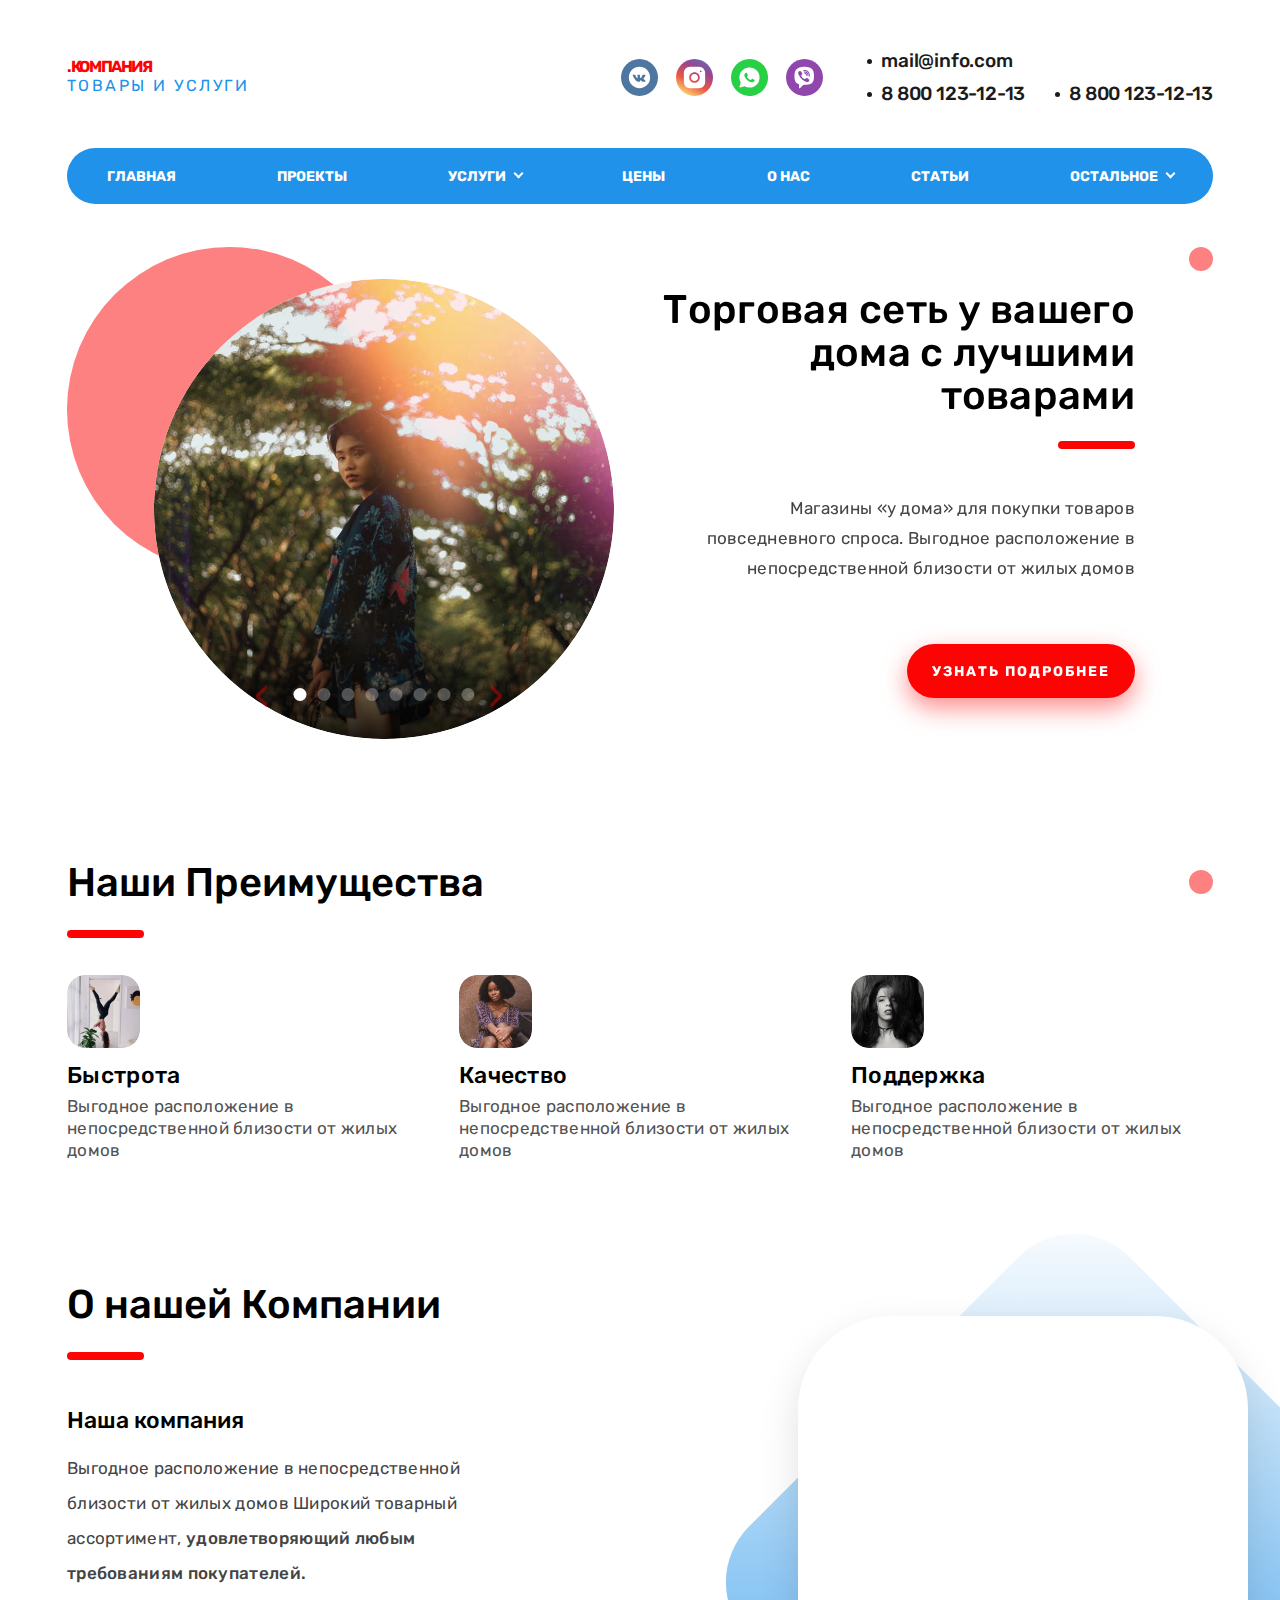
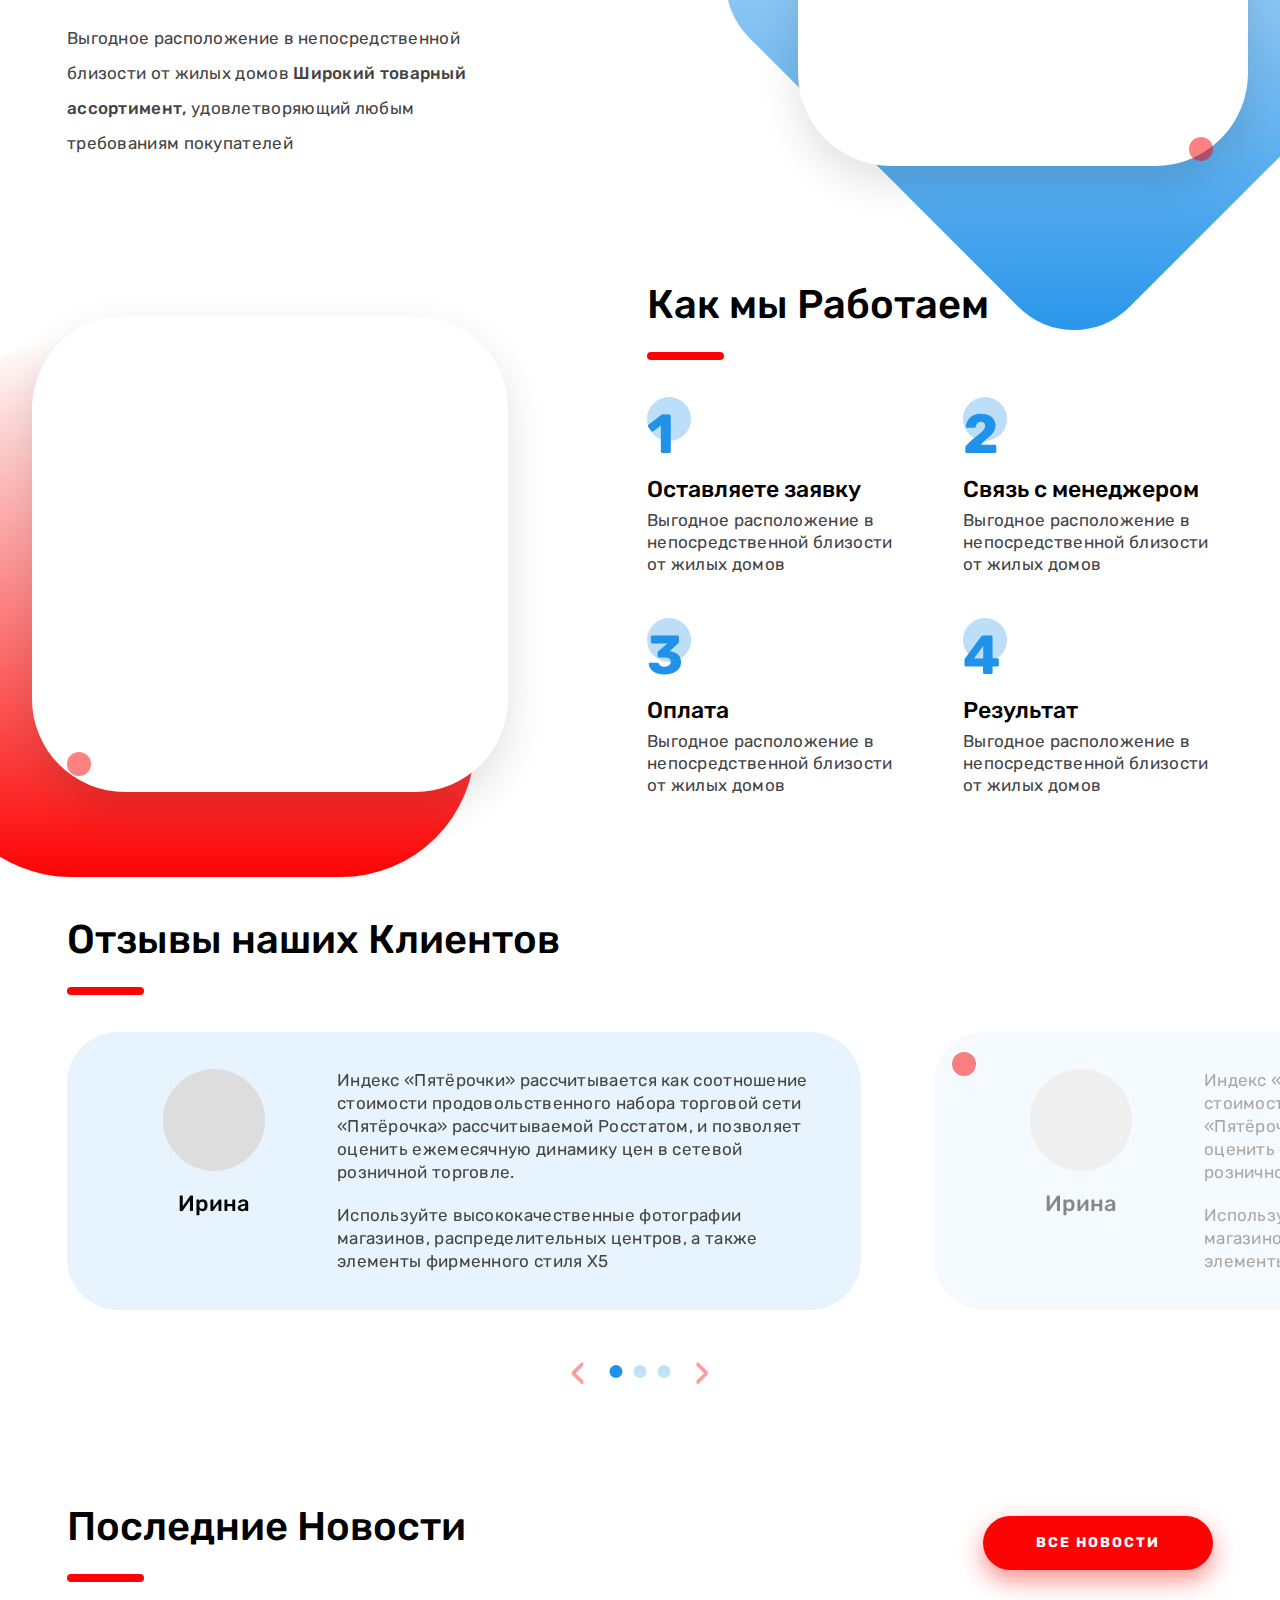
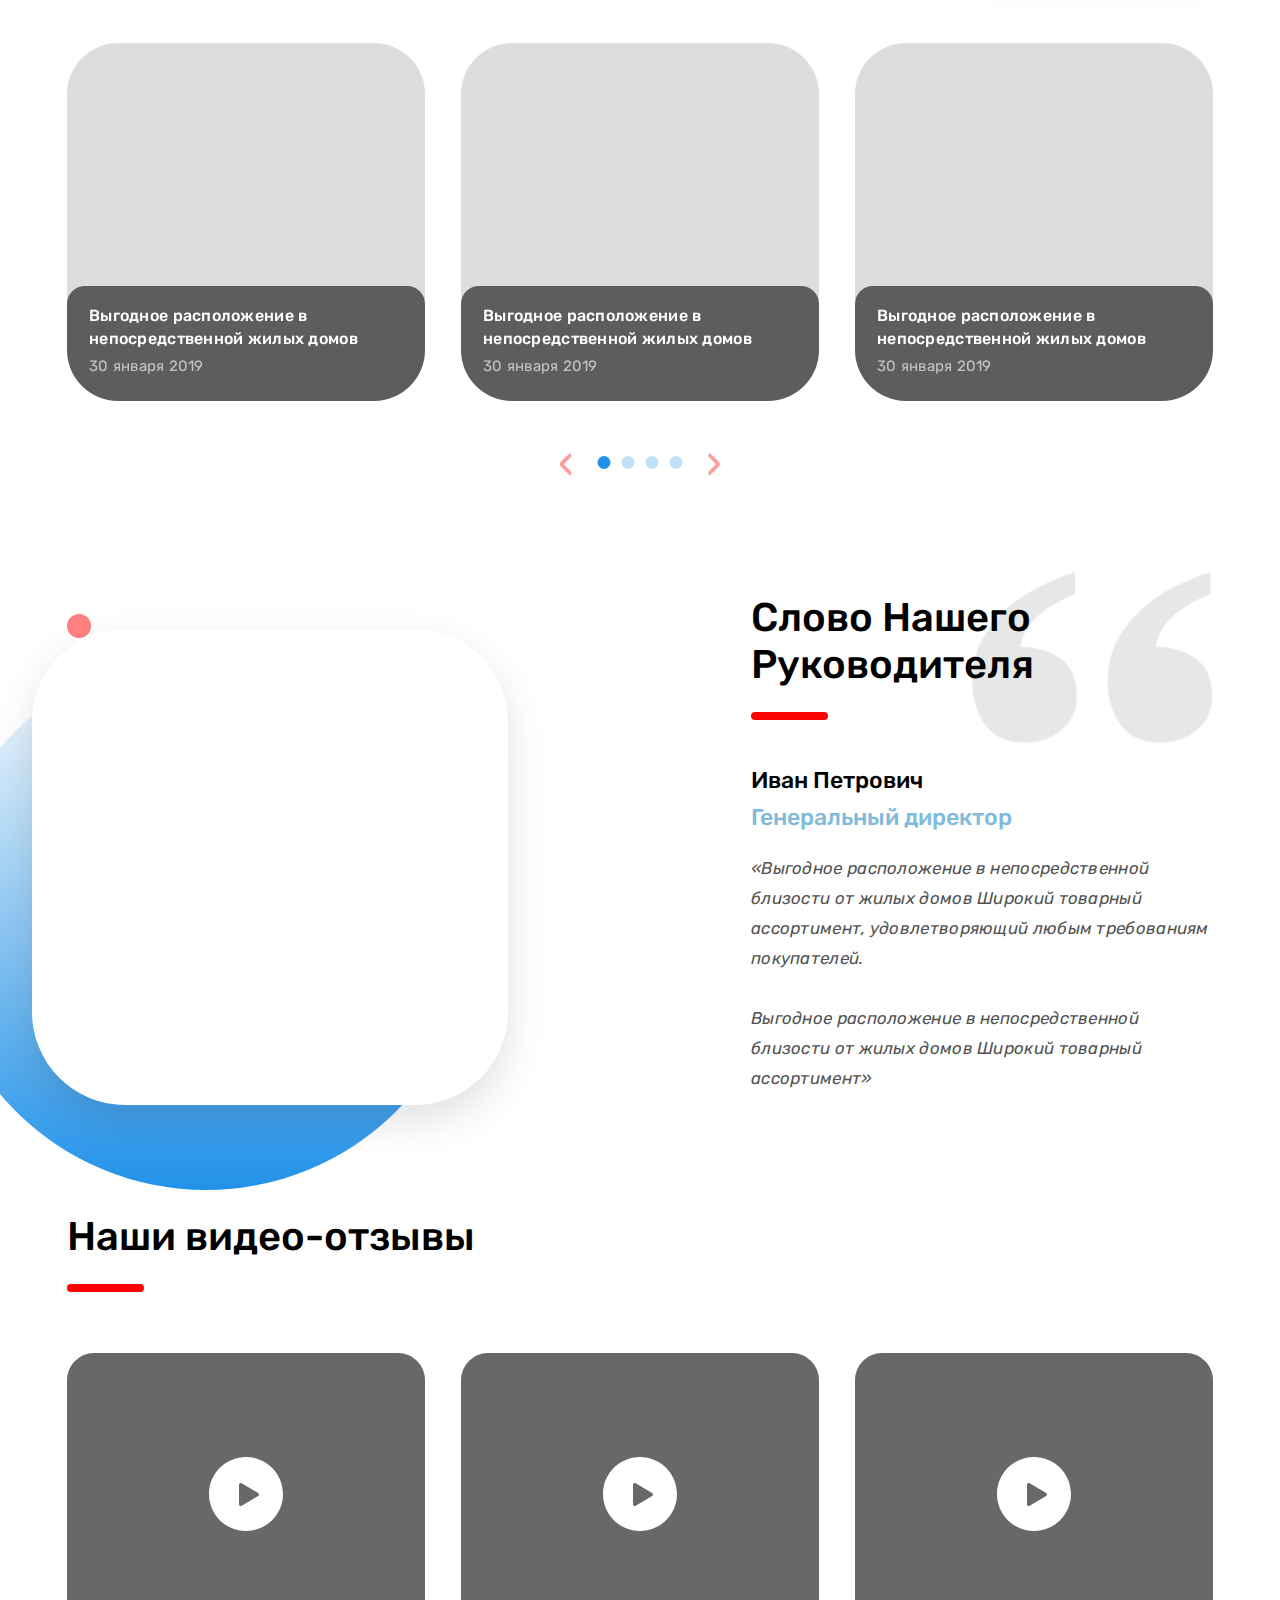
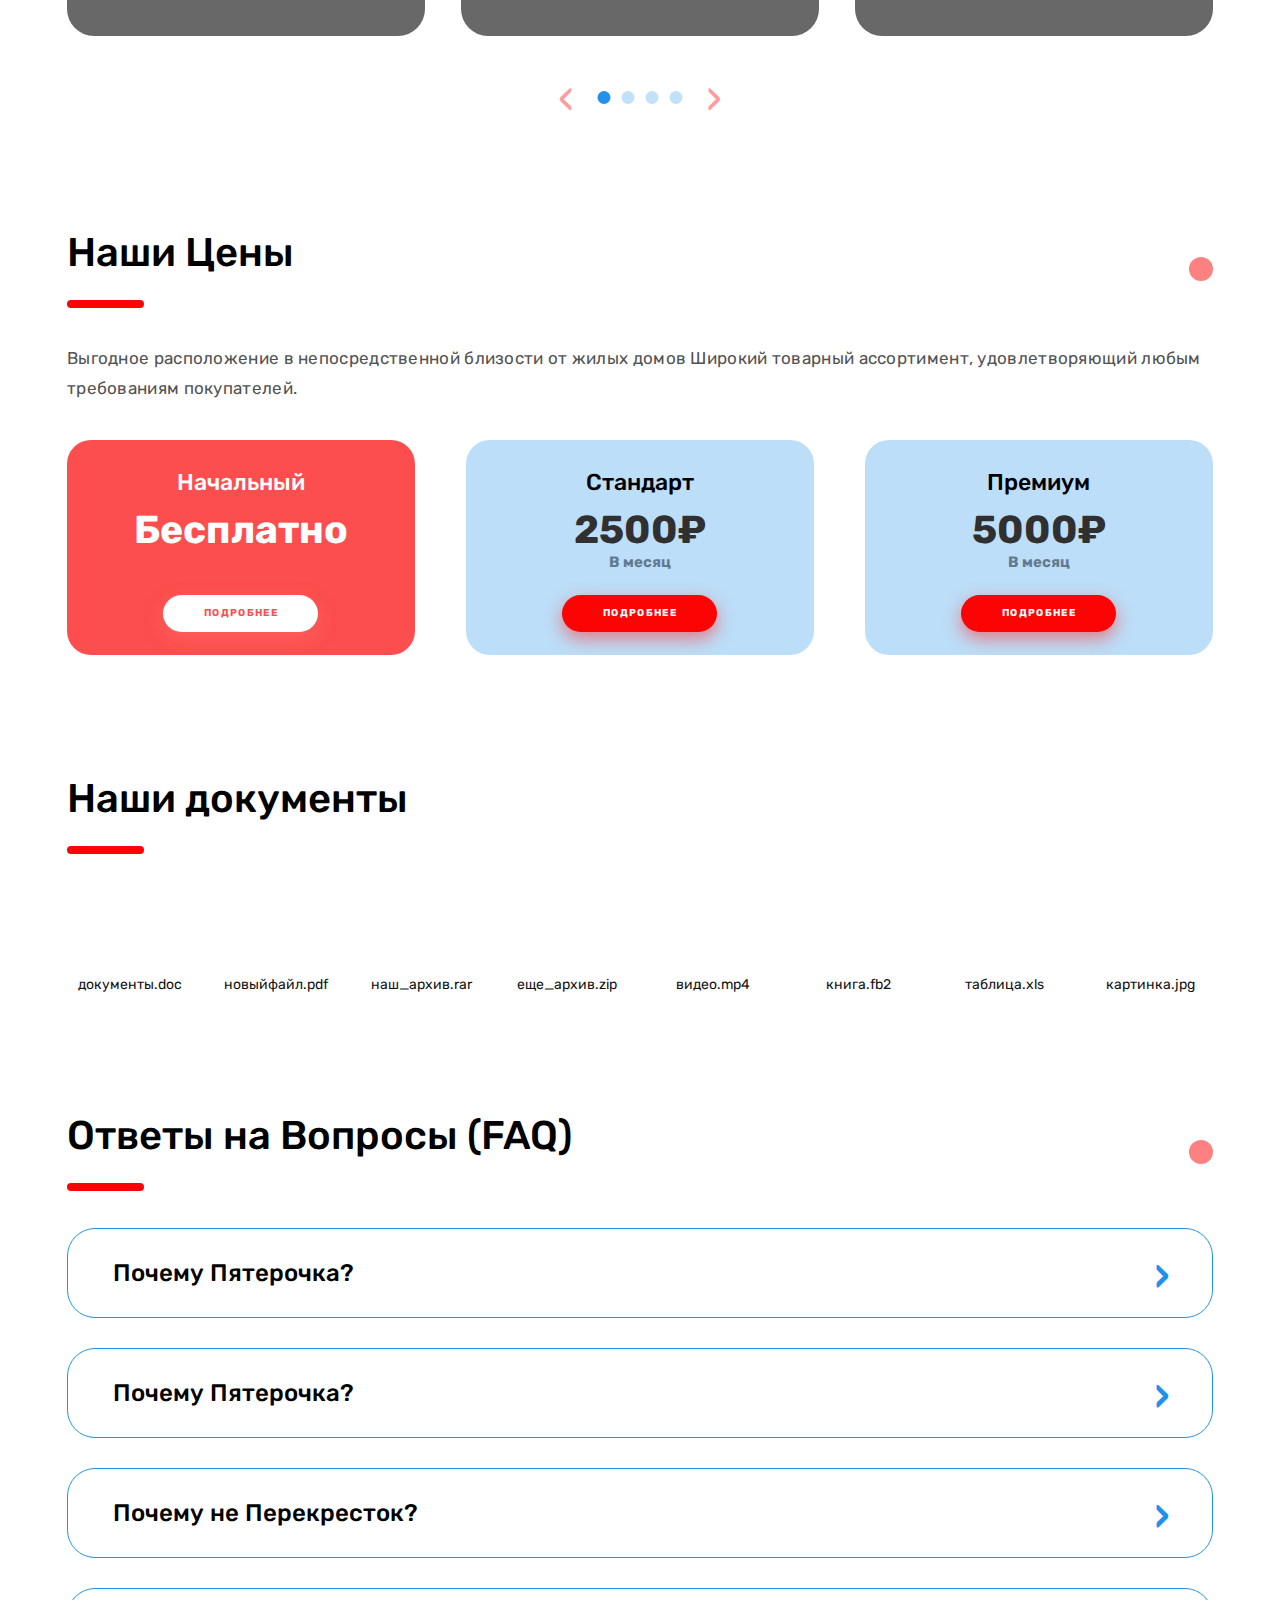
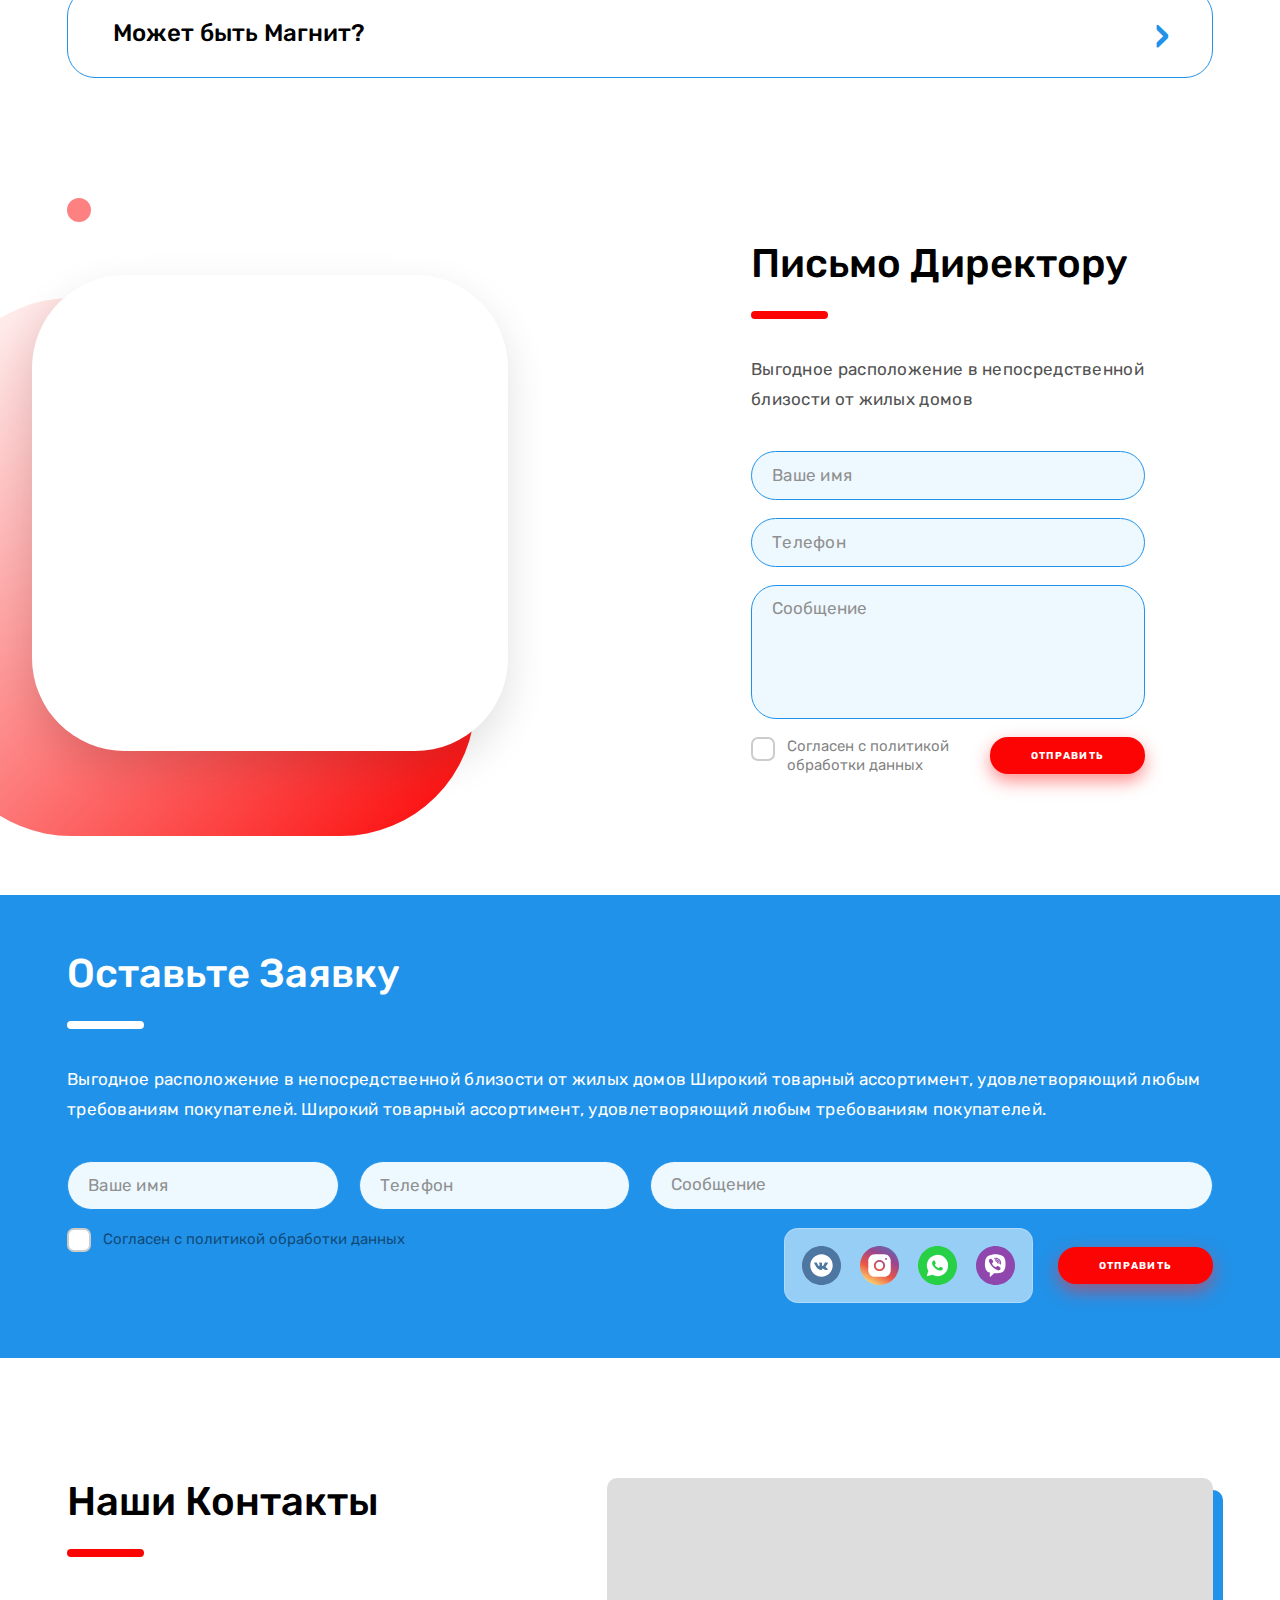
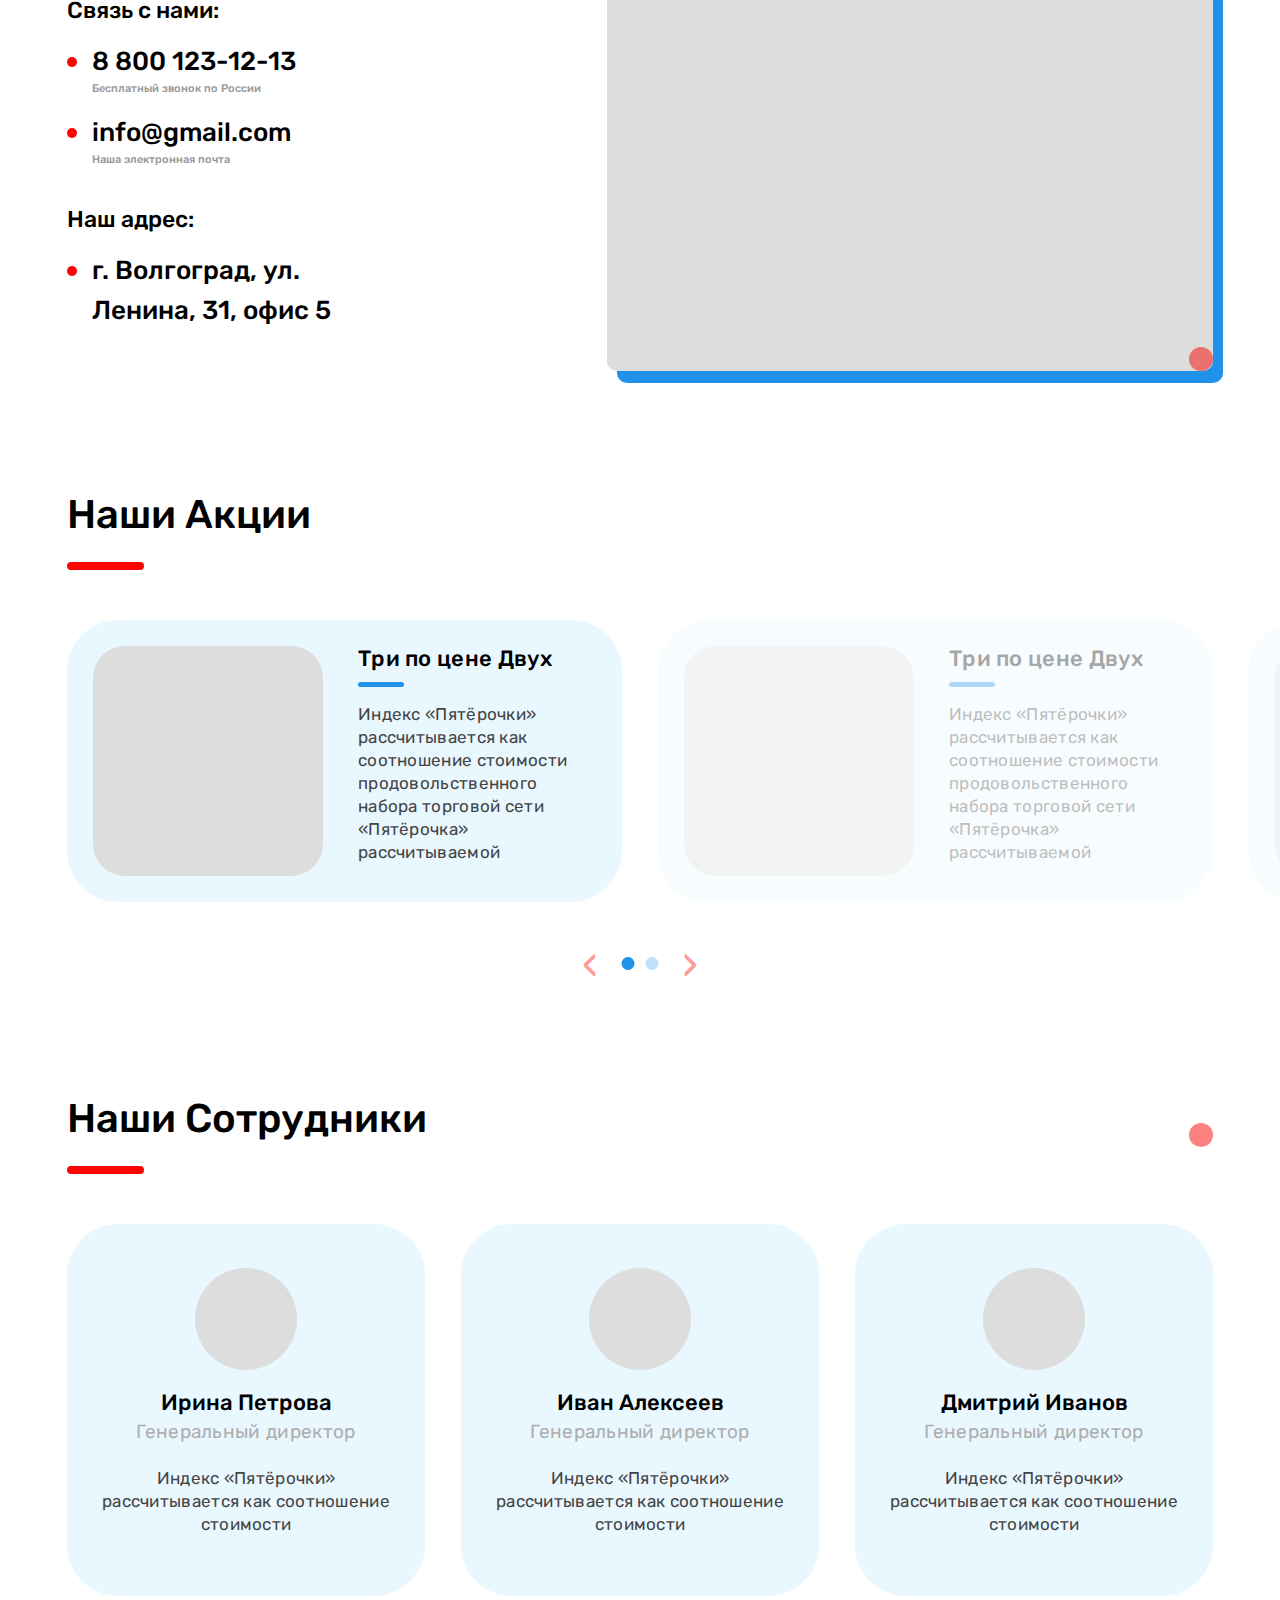
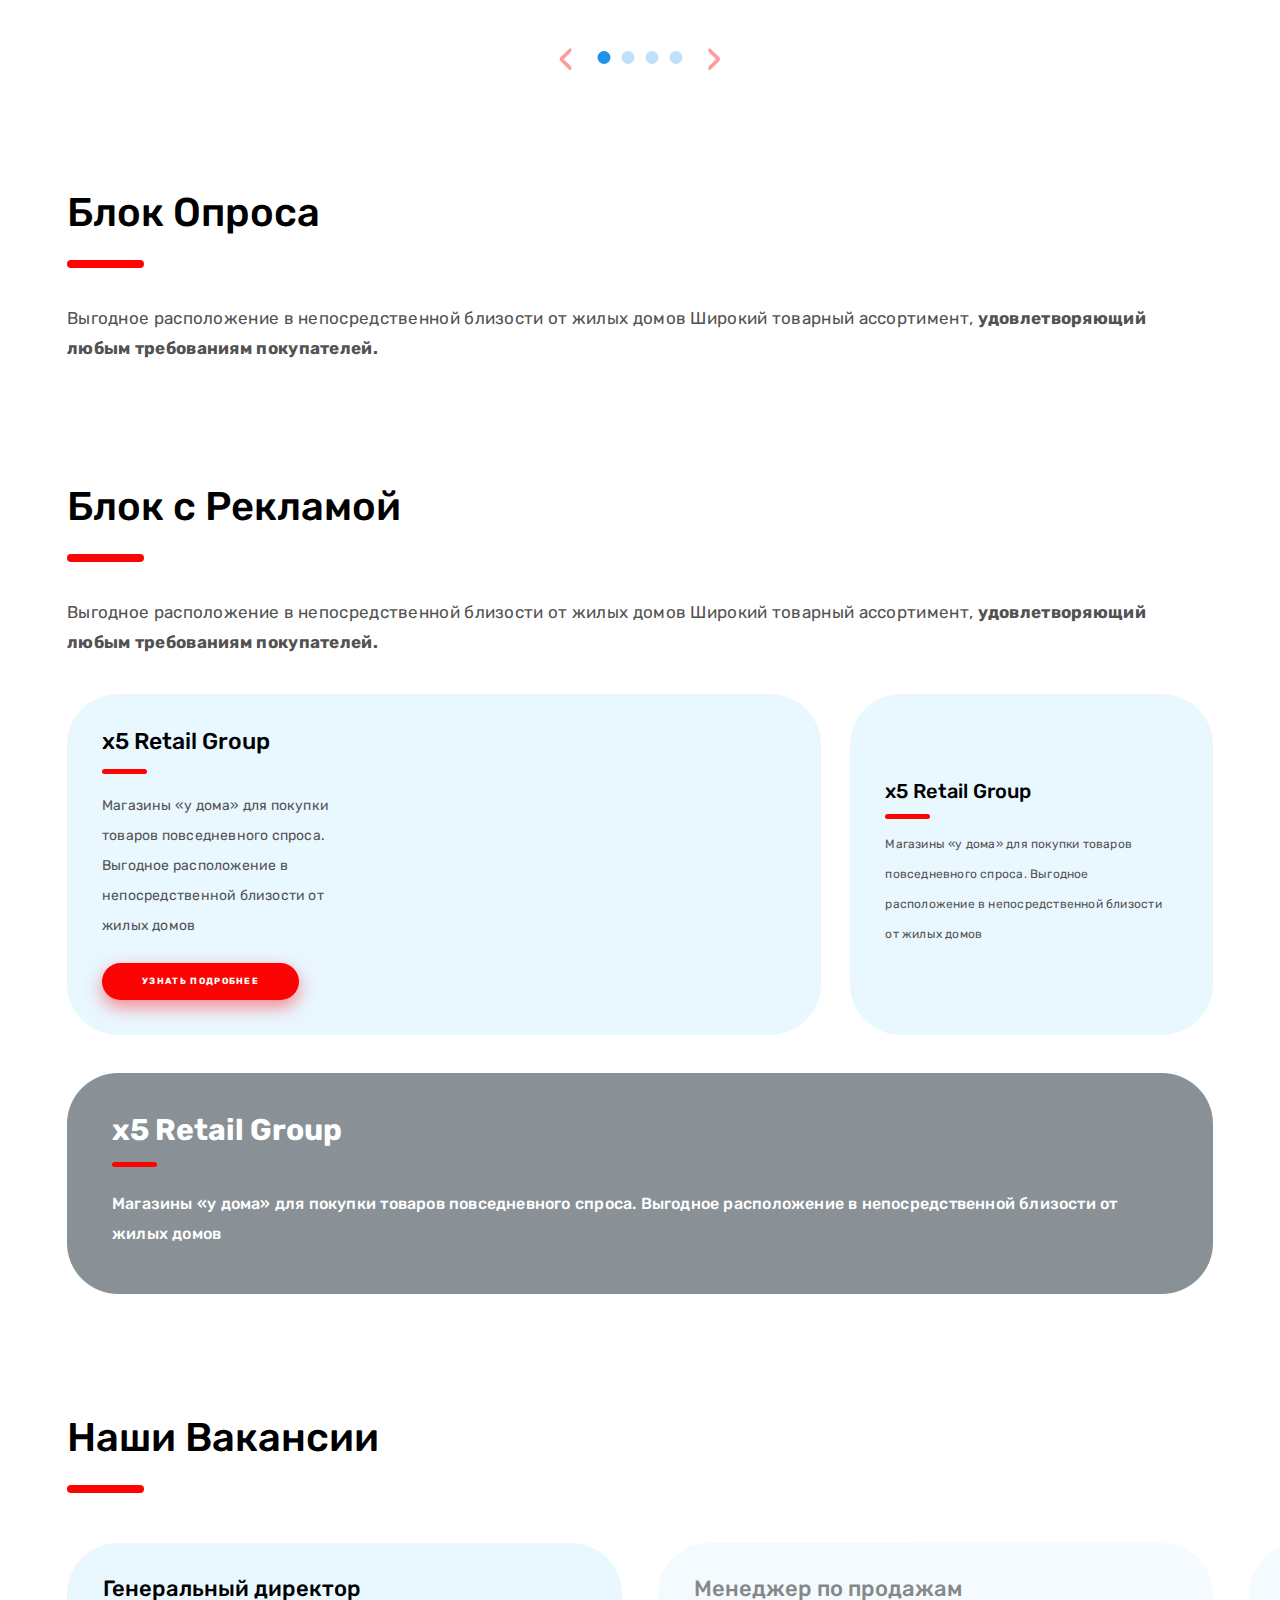
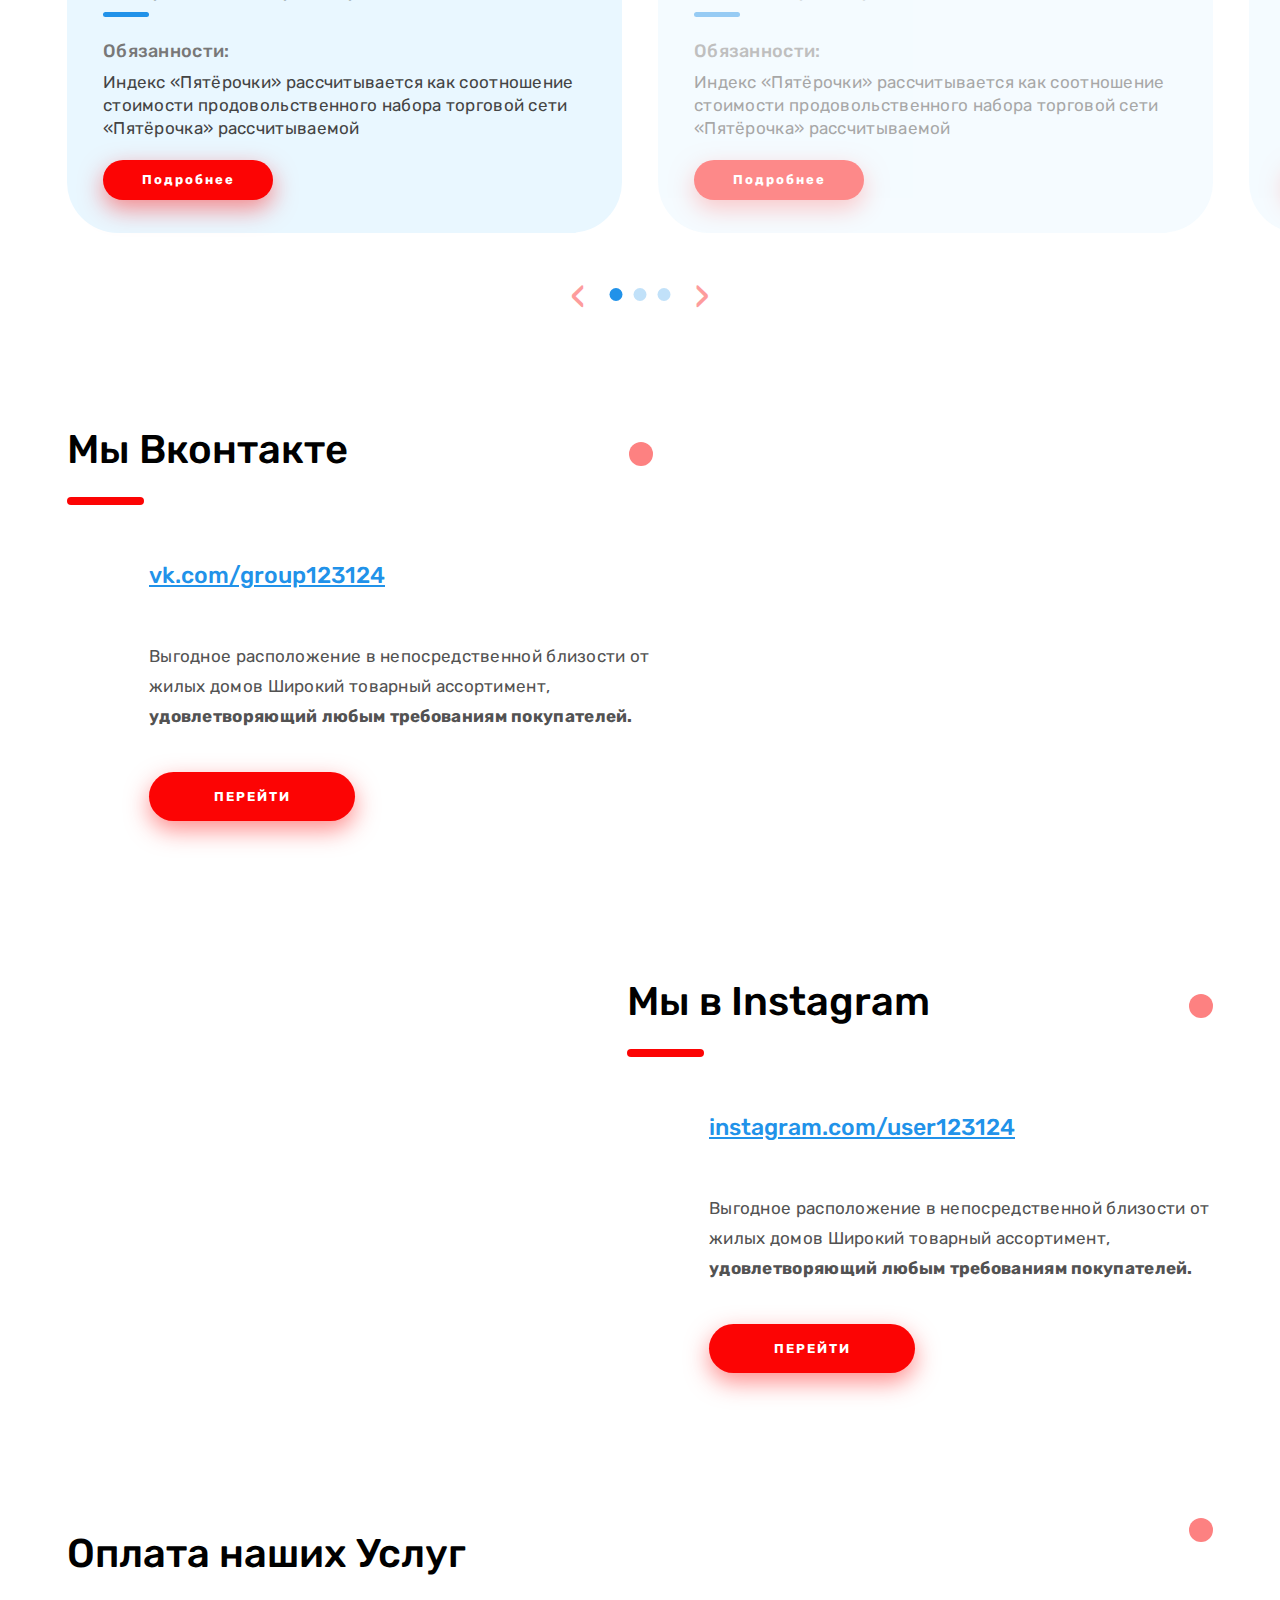
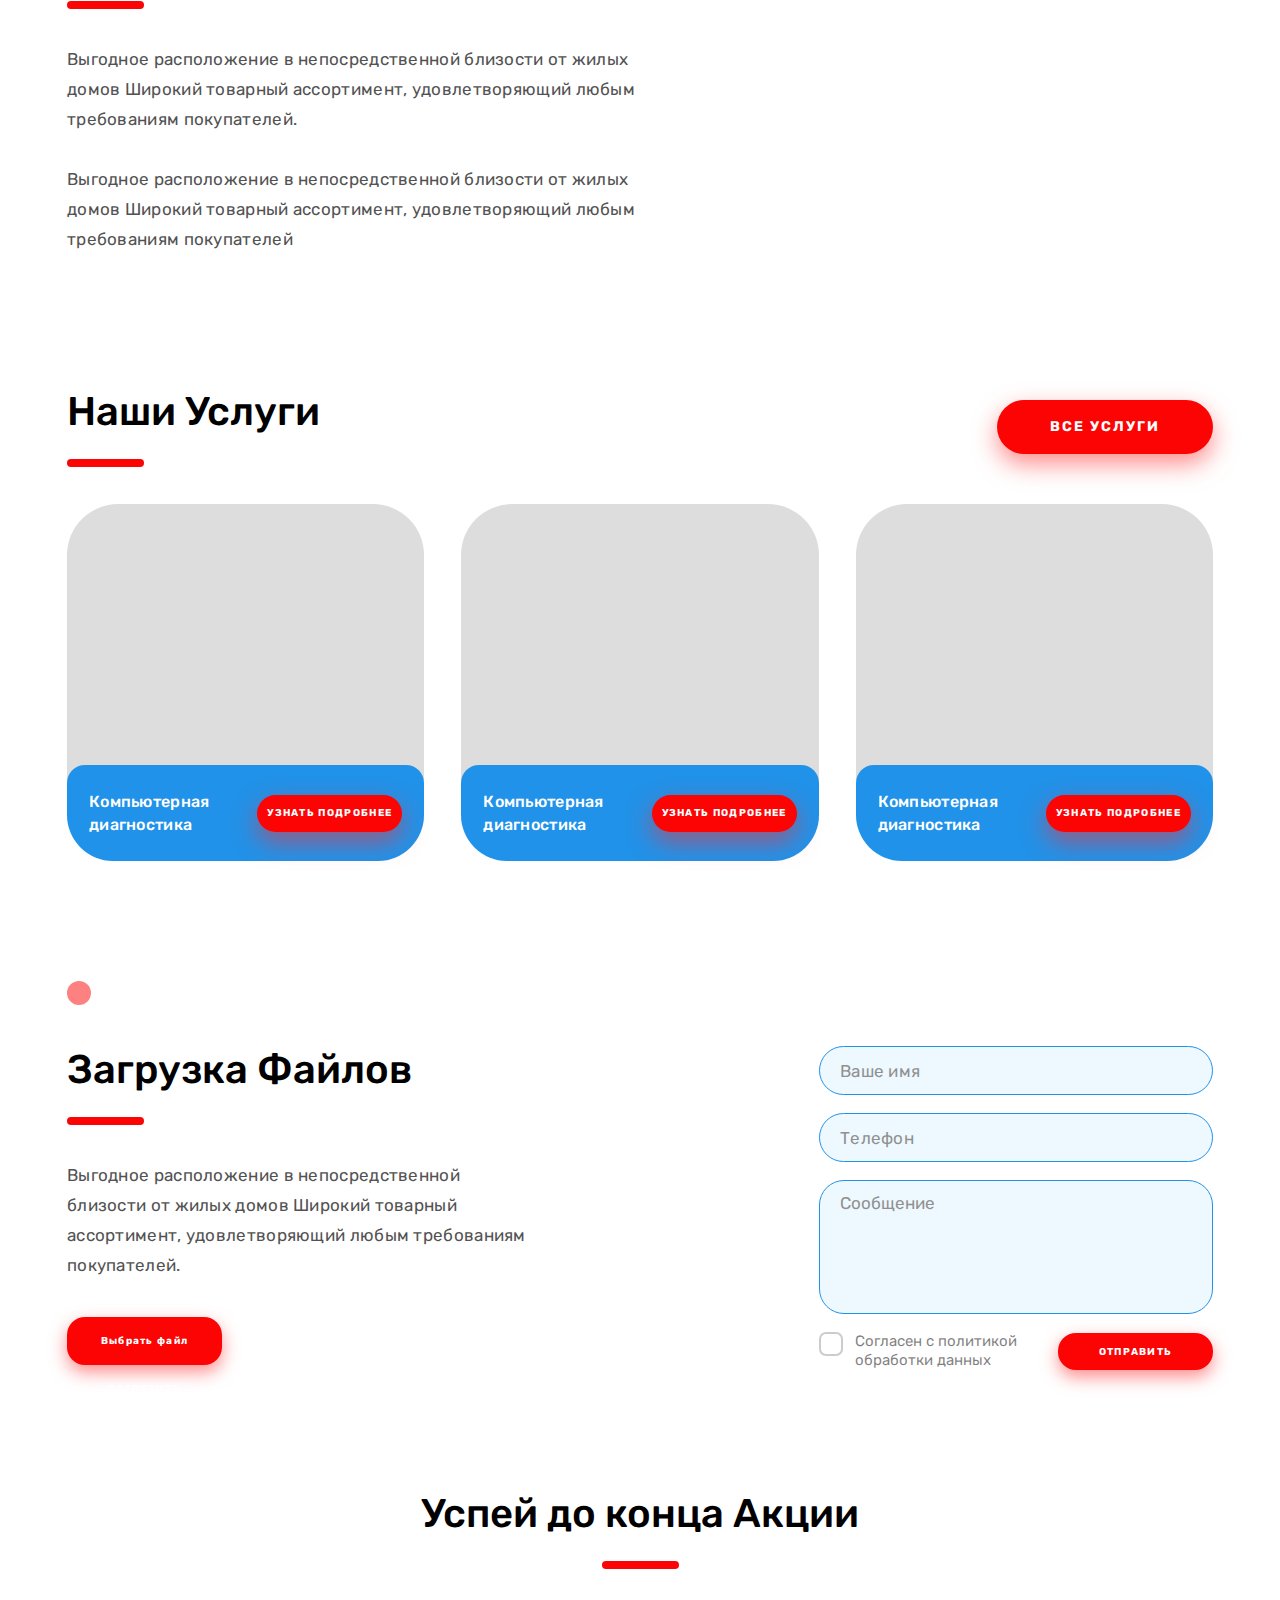
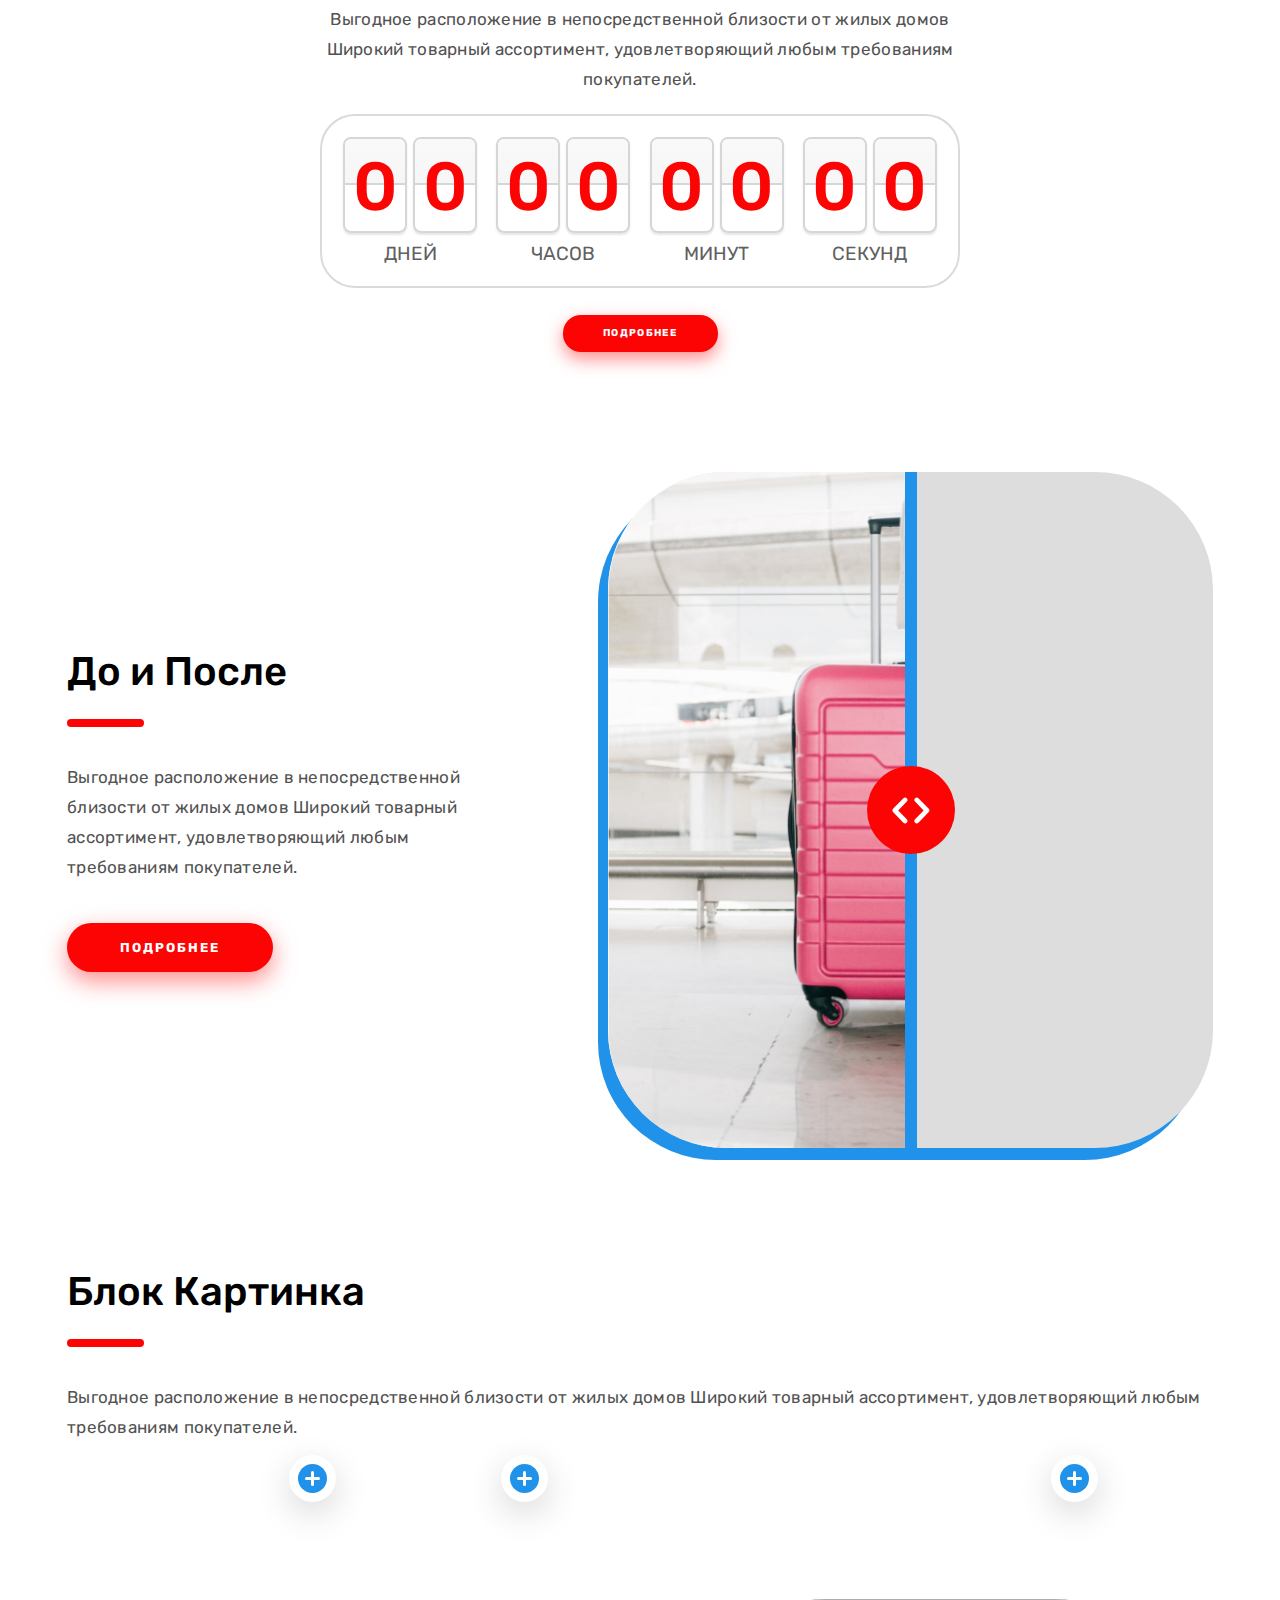
<file: index5.html>
<!DOCTYPE html>
<html lang="ru">
	<head>
		<meta http-equiv="Content-Type" content="text/html; charset=utf-8">
		<!-- Переключение IE в последнию версию, на случай если в настройках пользователя стоит меньшая -->
		<meta http-equiv="X-UA-Compatible" content="IE=edge">

		<!-- Адаптирование страницы для мобильных устройств -->
		<meta name="viewport" content="width=device-width, initial-scale=1, maximum-scale=1">

		<!-- Запрет распознования номера телефона -->
		<meta name="format-detection" content="telephone=no">
		<meta name="SKYPE_TOOLBAR" content ="SKYPE_TOOLBAR_PARSER_COMPATIBLE">

		<!-- Заголовок страницы -->
		<title>Заголовок страницы</title>

		<!-- Данное значение часто используют(использовали) поисковые системы -->
		<meta name="description" content="">
		<meta name="keywords" content="">

		<!-- Традиционная иконка сайта, размер 16x16, прозрачность поддерживается. Рекомендуемый формат: .ico или .png -->
		<link rel="shortcut icon" href="images/favicon.ico">

		<!-- Подключение шрифтов с гугла -->
		<link href="https://fonts.googleapis.com/css2?family=Rubik:ital,wght@0,300;0,400;0,500;0,700;0,900;1,300;1,400;1,500;1,700;1,900&display=swap" rel="stylesheet">

		<!-- Подключение файлов стилей -->
		<link rel="stylesheet" href="css/fancybox.css">
		<link rel="stylesheet" href="css/owl.carousel.css">
		<link rel="stylesheet" href="css/ion.rangeSlider.css">
		<link rel="stylesheet" href="css/styles.css">

		<link rel="stylesheet" href="css/response_1185.css" media="(max-width: 1185px)">
		<link rel="stylesheet" href="css/response_1023.css" media="(max-width: 1023px)">
		<link rel="stylesheet" href="css/response_767.css" media="(max-width: 767px)">
		<link rel="stylesheet" href="css/response_479.css" media="(max-width: 479px)">
	</head>

	<body>
		<div class="wrap">
			<div class="main">
				<!-- Шапка -->
				<header>
					<button type="button" class="close">
						<span></span>
						<span></span>
					</button>


					<div class="mob_scroll">
						<div class="info">
							<div class="cont flex">

								<div class="logo">
									<div class="name">.КОМПАНИЯ</div>
									<div class="desc">ТОВАРЫ И УСЛУГИ</div>
								</div>


								<div class="socials">
									<a href="/" target="_blank" rel="noopener nofollow">
										<img src="images/ic_soc1.svg" alt="">
									</a>

									<a href="/" target="_blank" rel="noopener nofollow">
										<img src="images/ic_soc2.svg" alt="">
									</a>

									<a href="/" target="_blank" rel="noopener nofollow">
										<img src="images/ic_soc3.svg" alt="">
									</a>

									<a href="/" target="_blank" rel="noopener nofollow">
										<img src="images/ic_soc4.svg" alt="">
									</a>
								</div>


								<div class="contacts">
									<div class="email">
										<a href="mailto:mail@info.com">mail@info.com</a>
									</div>

									<div class="phones">
										<div><a href="tel:88001231213">8 800 123-12-13</a></div>

										<div><a href="tel:88001231213">8 800 123-12-13</a></div>
									</div>
								</div>

							</div>
						</div>


						<div class="bottom">
							<div class="cont">

								<ul class="menu flex">
									<li class="item">
										<a href="/">ГЛАВНАЯ</a>
									</li>

									<li class="item">
										<a href="/">ПРОЕКТЫ</a>
									</li>

									<li class="item">
										<a href="#" class="sub_link">
											<span>УСЛУГИ</span>
										</a>

										<div class="sub_menu">
											<div><a href="/">Пункт меню</a></div>
											<div><a href="/">Пункт меню</a></div>
											<div><a href="/">Пункт меню</a></div>
										</div>
									</li>

									<li class="item">
										<a href="/">ЦЕНЫ</a>
									</li>

									<li class="item">
										<a href="/">О НАС</a>
									</li>

									<li class="item">
										<a href="/">СТАТЬИ</a>
									</li>

									<li class="item">
										<a href="/">Пункт меню</a>
									</li>

									<li class="item">
										<a href="/" class="sub_link">
											<span>Пункт меню</span>
										</a>

										<div class="sub_menu">
											<div><a href="/">Пункт меню</a></div>
											<div><a href="/">Пункт меню</a></div>
											<div><a href="/">Пункт меню</a></div>
										</div>
									</li>

									<li class="item">
										<a href="/">Пункт меню</a>
									</li>
								</ul>

							</div>
						</div>
					</div>
				</header>


				<div class="mob_header">
					<div class="cont">

						<div class="logo">
							<a href="/">
								<div class="name">.КОМПАНИЯ</div>
								<div class="desc">ТОВАРЫ И УСЛУГИ</div>
							</a>
						</div>


						<div class="bg">
							<div class="contacts">
								<a href="/">
									<img data-src="images/ic_phone.svg" alt="" class="lozad">
								</a>

								<a href="/">
									<img data-src="images/ic_phone2.svg" alt="" class="lozad">
								</a>

								<a href="/">
									<img data-src="images/ic_email.svg" alt="" class="lozad">
								</a>
							</div>

							<div class="socials">
								<a href="/" target="_blank" rel="noopener nofollow">
									<img src="images/ic_soc1.svg" alt="">
								</a>

								<a href="/" target="_blank" rel="noopener nofollow">
									<img src="images/ic_soc2.svg" alt="">
								</a>

								<a href="/" target="_blank" rel="noopener nofollow">
									<img src="images/ic_soc3.svg" alt="">
								</a>

								<a href="/" target="_blank" rel="noopener nofollow">
									<img src="images/ic_soc4.svg" alt="">
								</a>
							</div>
						</div>


						<button type="button" class="mob_menu_link">
							<span></span>
							<span></span>
							<span></span>
						</button>

					</div>
				</div>
				<!-- End Шапка -->


				<!-- Основная часть -->
				<section class="main_slider3 block">
					<div class="slider owl-carousel">
						<div class="slide">
							<div class="cont">

								<div class="img">
									<img data-src="images/tmp/main_slider3_img.jpg" alt="" class="lozad">
								</div>


								<div class="info">
									<div class="title">Торговая сеть у вашего дома с лучшими товарами</div>

									<div class="desc">Магазины «у дома»​ для покупки товаров повседневного спроса. Выгодное расположение в непосредственной близости от жилых домов</div>

									<a href="/" class="link">УЗНАТЬ ПОДРОБНЕЕ</a>
								</div>

							</div>
						</div>


						<div class="slide">
							<div class="cont">

								<div class="img">
									<img data-src="images/tmp/main_slider3_img.jpg" alt="" class="lozad">
								</div>


								<div class="info">
									<div class="title">Торговая сеть у вашего дома с лучшими товарами</div>

									<div class="desc">Магазины «у дома»​ для покупки товаров повседневного спроса. Выгодное расположение в непосредственной близости от жилых домов</div>

									<a href="/" class="link">УЗНАТЬ ПОДРОБНЕЕ</a>
								</div>

							</div>
						</div>

						<div class="slide">
							<div class="cont">

								<div class="img">
									<img data-src="images/tmp/main_slider3_img.jpg" alt="" class="lozad">
								</div>


								<div class="info">
									<div class="title">Торговая сеть у вашего дома с лучшими товарами</div>

									<div class="desc">Магазины «у дома»​ для покупки товаров повседневного спроса. Выгодное расположение в непосредственной близости от жилых домов</div>

									<a href="/" class="link">УЗНАТЬ ПОДРОБНЕЕ</a>
								</div>

							</div>
						</div>

						<div class="slide">
							<div class="cont">

								<div class="img">
									<img data-src="images/tmp/main_slider3_img.jpg" alt="" class="lozad">
								</div>


								<div class="info">
									<div class="title">Торговая сеть у вашего дома с лучшими товарами</div>

									<div class="desc">Магазины «у дома»​ для покупки товаров повседневного спроса. Выгодное расположение в непосредственной близости от жилых домов</div>

									<a href="/" class="link">УЗНАТЬ ПОДРОБНЕЕ</a>
								</div>

							</div>
						</div>

						<div class="slide">
							<div class="cont">

								<div class="img">
									<img data-src="images/tmp/main_slider3_img.jpg" alt="" class="lozad">
								</div>


								<div class="info">
									<div class="title">Торговая сеть у вашего дома с лучшими товарами</div>

									<div class="desc">Магазины «у дома»​ для покупки товаров повседневного спроса. Выгодное расположение в непосредственной близости от жилых домов</div>

									<a href="/" class="link">УЗНАТЬ ПОДРОБНЕЕ</a>
								</div>

							</div>
						</div>

						<div class="slide">
							<div class="cont">

								<div class="img">
									<img data-src="images/tmp/main_slider3_img.jpg" alt="" class="lozad">
								</div>


								<div class="info">
									<div class="title">Торговая сеть у вашего дома с лучшими товарами</div>

									<div class="desc">Магазины «у дома»​ для покупки товаров повседневного спроса. Выгодное расположение в непосредственной близости от жилых домов</div>

									<a href="/" class="link">УЗНАТЬ ПОДРОБНЕЕ</a>
								</div>

							</div>
						</div>

						<div class="slide">
							<div class="cont">

								<div class="img">
									<img data-src="images/tmp/main_slider3_img.jpg" alt="" class="lozad">
								</div>


								<div class="info">
									<div class="title">Торговая сеть у вашего дома с лучшими товарами</div>

									<div class="desc">Магазины «у дома»​ для покупки товаров повседневного спроса. Выгодное расположение в непосредственной близости от жилых домов</div>

									<a href="/" class="link">УЗНАТЬ ПОДРОБНЕЕ</a>
								</div>

							</div>
						</div>

						<div class="slide">
							<div class="cont">

								<div class="img">
									<img data-src="images/tmp/main_slider3_img.jpg" alt="" class="lozad">
								</div>


								<div class="info">
									<div class="title">Торговая сеть у вашего дома с лучшими товарами</div>

									<div class="desc">Магазины «у дома»​ для покупки товаров повседневного спроса. Выгодное расположение в непосредственной близости от жилых домов</div>

									<a href="/" class="link">УЗНАТЬ ПОДРОБНЕЕ</a>
								</div>

							</div>
						</div>
					</div>
				</section>


				<section class="advantages block">
					<div class="cont">

						<div class="block_head">
							<div class="title">Наши Преимущества</div>
						</div>


						<div class="flex">
							<div class="item">
								<div class="icon">
									<img data-src="images/tmp/advantages_thumb1.jpg" alt="" class="lozad">
								</div>

								<div class="name">Быстрота</div>

								<div class="desc">Выгодное расположение в непосредственной близости от жилых домов</div>
							</div>


							<div class="item">
								<div class="icon">
									<img data-src="images/tmp/advantages_thumb2.jpg" alt="" class="lozad">
								</div>

								<div class="name">Качество</div>

								<div class="desc">Выгодное расположение в непосредственной близости от жилых домов</div>
							</div>


							<div class="item">
								<div class="icon">
									<img data-src="images/tmp/advantages_thumb3.jpg" alt="" class="lozad">
								</div>

								<div class="name">Поддержка</div>

								<div class="desc">Выгодное расположение в непосредственной близости от жилых домов</div>
							</div>
						</div>

					</div>
				</section>


				<section class="about block">
					<div class="cont">

						<div class="info">
							<div class="block_head">
								<div class="title">О нашей Компании</div>
							</div>

							<div class="sub_title">Наша компания</div>

							<div class="text_block">
								<p>
									Выгодное расположение в непосредственной близости от жилых домов Широкий товарный ассортимент, <b>удовлетворяющий любым требованиям покупателей.</b>
								</p>

								<p>
									Выгодное расположение в непосредственной близости от жилых домов <b>Широкий товарный ассортимент,</b> удовлетворяющий любым требованиям покупателей
								</p>
							</div>
						</div>


						<div class="img">
							<div class="lozad" data-background-image="../images/tmp/about_img.jpg"></div>
						</div>

					</div>
				</section>


				<section class="how_we_work block">
					<div class="cont">

						<div class="info">
							<div class="block_head">
								<div class="title">Как мы Работаем</div>
							</div>

							<div class="flex">
								<div class="item">
									<div class="name">Оставляете заявку</div>

									<div class="desc">Выгодное расположение в непосредственной близости от жилых домов</div>
								</div>

								<div class="item">
									<div class="name">Связь с менеджером</div>

									<div class="desc">Выгодное расположение в непосредственной близости от жилых домов</div>
								</div>

								<div class="item">
									<div class="name">Оплата</div>

									<div class="desc">Выгодное расположение в непосредственной близости от жилых домов</div>
								</div>

								<div class="item">
									<div class="name">Результат</div>

									<div class="desc">Выгодное расположение в непосредственной близости от жилых домов</div>
								</div>
							</div>
						</div>

						<div class="img">
							<div class="lozad" data-background-image="../images/tmp/how_we_work_img.jpg"></div>
						</div>

					</div>
				</section>


				<section class="reviews block">
					<div class="cont">

						<div class="block_head">
							<div class="title">Отзывы наших Клиентов</div>
						</div>


						<div class="slider_wrap">
							<div class="slider owl-carousel">
								<div class="slide">
									<div class="review">
										<div class="author">
											<div class="foto">
												<img data-src="images/tmp/review_foto.jpg" alt="" class="lozad">
											</div>

											<div class="name">Ирина</div>
										</div>

										<div class="text">
											<p>
												Индекс «Пятёрочки» рассчитывается как соотношение стоимости продовольственного набора торговой сети «Пятёрочка» рассчитываемой Росстатом, и позволяет оценить ежемесячную динамику цен в сетевой розничной торговле.
											</p>

											<p>
												Используйте высококачественные фотографии магазинов, распределительных центров, а также элементы фирменного стиля X5
											</p>
										</div>
									</div>
								</div>


								<div class="slide">
									<div class="review">
										<div class="author">
											<div class="foto">
												<img data-src="images/tmp/review_foto.jpg" alt="" class="lozad">
											</div>

											<div class="name">Ирина</div>
										</div>

										<div class="text">
											<p>
												Индекс «Пятёрочки» рассчитывается как соотношение стоимости продовольственного набора торговой сети «Пятёрочка» рассчитываемой Росстатом, и позволяет оценить ежемесячную динамику цен в сетевой розничной торговле.
											</p>

											<p>
												Используйте высококачественные фотографии магазинов, распределительных центров, а также элементы фирменного стиля X5
											</p>
										</div>
									</div>
								</div>


								<div class="slide">
									<div class="review">
										<div class="author">
											<div class="foto">
												<img data-src="images/tmp/review_foto.jpg" alt="" class="lozad">
											</div>

											<div class="name">Ирина</div>
										</div>

										<div class="text">
											<p>
												Индекс «Пятёрочки» рассчитывается как соотношение стоимости продовольственного набора торговой сети «Пятёрочка» рассчитываемой Росстатом, и позволяет оценить ежемесячную динамику цен в сетевой розничной торговле.
											</p>

											<p>
												Используйте высококачественные фотографии магазинов, распределительных центров, а также элементы фирменного стиля X5
											</p>
										</div>
									</div>
								</div>
							</div>
						</div>

					</div>
				</section>


				<section class="articles block">
					<div class="cont">

						<div class="block_head">
							<div class="title">Последние Новости</div>

							<a href="/" class="all_link">ВСЕ НОВОСТИ</a>
						</div>


						<div class="slider owl-carousel">
							<div class="slide">
								<a href="/" class="article">
									<img data-src="images/tmp/article_thumb.jpg" alt="" class="lozad">

									<div class="info">
										<div class="name">Выгодное расположение в непосредственной жилых домов</div>

										<div class="date">30 января 2019</div>
									</div>
								</a>
							</div>

							<div class="slide">
								<a href="/" class="article">
									<img data-src="images/tmp/article_thumb2.jpg" alt="" class="lozad">

									<div class="info">
										<div class="name">Выгодное расположение в непосредственной жилых домов</div>

										<div class="date">30 января 2019</div>
									</div>
								</a>
							</div>

							<div class="slide">
								<a href="/" class="article">
									<img data-src="images/tmp/article_thumb3.jpg" alt="" class="lozad">

									<div class="info">
										<div class="name">Выгодное расположение в непосредственной жилых домов</div>

										<div class="date">30 января 2019</div>
									</div>
								</a>
							</div>

							<div class="slide">
								<a href="/" class="article">
									<img data-src="images/tmp/article_thumb.jpg" alt="" class="lozad">

									<div class="info">
										<div class="name">Выгодное расположение в непосредственной жилых домов</div>

										<div class="date">30 января 2019</div>
									</div>
								</a>
							</div>

							<div class="slide">
								<a href="/" class="article">
									<img data-src="images/tmp/article_thumb2.jpg" alt="" class="lozad">

									<div class="info">
										<div class="name">Выгодное расположение в непосредственной жилых домов</div>

										<div class="date">30 января 2019</div>
									</div>
								</a>
							</div>

							<div class="slide">
								<a href="/" class="article">
									<img data-src="images/tmp/article_thumb3.jpg" alt="" class="lozad">

									<div class="info">
										<div class="name">Выгодное расположение в непосредственной жилых домов</div>

										<div class="date">30 января 2019</div>
									</div>
								</a>
							</div>
						</div>

					</div>
				</section>


				<section class="big_boss_quote block">
					<div class="cont">

						<div class="info">
							<div class="block_head">
								<div class="title">Слово Нашего Руководителя</div>
							</div>

							<div class="name">Иван Петрович</div>

							<div class="post">Генеральный директор</div>

							<div class="text_block">
								<p>
									«Выгодное расположение в непосредственной близости от жилых домов Широкий товарный ассортимент, удовлетворяющий любым требованиям покупателей.
								</p>

								<p>
									Выгодное расположение в непосредственной близости от жилых домов Широкий товарный ассортимент»
								</p>
							</div>
						</div>


						<div class="img">
							<div class="lozad" data-background-image="../images/tmp/big_boss_quote_img.jpg"></div>
						</div>

					</div>
				</section>


				<section class="video_reviews block">
					<div class="cont">

						<div class="block_head">
							<div class="title">Наши видео-отзывы</div>
						</div>


						<div class="slider owl-carousel">
							<div class="slide">
								<a href="https://www.youtube.com/watch?v=60VYXd9RVJ0" data-fancybox class="review"></a>
							</div>

							<div class="slide">
								<a href="https://www.youtube.com/watch?v=60VYXd9RVJ0" data-fancybox class="review"></a>
							</div>

							<div class="slide">
								<a href="https://www.youtube.com/watch?v=60VYXd9RVJ0" data-fancybox class="review"></a>
							</div>

							<div class="slide">
								<a href="https://www.youtube.com/watch?v=60VYXd9RVJ0" data-fancybox class="review"></a>
							</div>

							<div class="slide">
								<a href="https://www.youtube.com/watch?v=60VYXd9RVJ0" data-fancybox class="review"></a>
							</div>

							<div class="slide">
								<a href="https://www.youtube.com/watch?v=60VYXd9RVJ0" data-fancybox class="review"></a>
							</div>
						</div>

					</div>
				</section>


				<section class="prices block">
					<div class="cont">

						<div class="block_head">
							<div class="title">Наши Цены</div>

							<div class="desc">Выгодное расположение в непосредственной близости от жилых домов Широкий товарный ассортимент, удовлетворяющий любым требованиям покупателей.</div>
						</div>


						<div class="flex">
							<div class="item free">
								<div class="name">Начальный</div>

								<div class="price">Бесплатно</div>

								<a href="/" class="link">ПОДРОБНЕЕ</a>
							</div>


							<div class="item">
								<div class="name">Стандарт</div>

								<div class="price">
									2500₽ <small>В месяц</small>
								</div>

								<a href="/" class="link">ПОДРОБНЕЕ</a>
							</div>


							<div class="item">
								<div class="name">Премиум</div>

								<div class="price">
									5000₽ <small>В месяц</small>
								</div>

								<a href="/" class="link">ПОДРОБНЕЕ</a>
							</div>
						</div>

					</div>
				</section>


				<section class="documents block">
					<div class="cont">

						<div class="block_head">
							<div class="title">Наши документы</div>
						</div>


						<div class="flex">
							<a href="/" class="item">
								<div class="icon">
									<img data-src="images/ic_file_doc.svg" alt="" class="lozad">
								</div>
								<div class="name">документы.doc</div>
							</a>

							<a href="/" class="item">
								<div class="icon">
									<img data-src="images/ic_file_pdf.svg" alt="" class="lozad">
								</div>
								<div class="name">новыйфайл.pdf</div>
							</a>

							<a href="/" class="item">
								<div class="icon">
									<img data-src="images/ic_file_rar.svg" alt="" class="lozad">
								</div>
								<div class="name">наш_архив.rar</div>
							</a>

							<a href="/" class="item">
								<div class="icon">
									<img data-src="images/ic_file_zip.svg" alt="" class="lozad">
								</div>
								<div class="name">еще_архив.zip</div>
							</a>

							<a href="/" class="item">
								<div class="icon">
									<img data-src="images/ic_file_mp4.svg" alt="" class="lozad">
								</div>
								<div class="name">видео.mp4</div>
							</a>

							<a href="/" class="item">
								<div class="icon">
									<img data-src="images/ic_file_fb2.svg" alt="" class="lozad">
								</div>
								<div class="name">книга.fb2</div>
							</a>

							<a href="/" class="item">
								<div class="icon">
									<img data-src="images/ic_file_xls.svg" alt="" class="lozad">
								</div>
								<div class="name">таблица.xls</div>
							</a>

							<a href="/" class="item">
								<div class="icon">
									<img data-src="images/ic_file_jpg.svg" alt="" class="lozad">
								</div>
								<div class="name">картинка.jpg</div>
							</a>
						</div>

					</div>
				</section>


				<section class="faq block">
					<div class="cont">

						<div class="block_head">
							<div class="title">Ответы на Вопросы (FAQ)</div>
						</div>


						<div class="accordion">
							<div class="item">
								<div class="title">Почему Пятерочка?</div>

								<div class="data text_block">
									<p>
										Индекс «Пятёрочки» рассчитывается как соотношение стоимости продовольственного набора торговой сети «Пятёрочка» рассчитываемой Росстатом, и позволяет оценить ежемесячную динамику цен в сетевой розничной торговле.
									</p>

									<p>
										Используйте высококачественные фотографии магазинов, распределительных центров, а также элементы фирменного стиля X5
									</p>
								</div>
							</div>


							<div class="item">
								<div class="title">Почему Пятерочка?</div>

								<div class="data text_block">
									<p>
										Индекс «Пятёрочки» рассчитывается как соотношение стоимости продовольственного набора торговой сети «Пятёрочка» рассчитываемой Росстатом, и позволяет оценить ежемесячную динамику цен в сетевой розничной торговле.
									</p>

									<p>
										Используйте высококачественные фотографии магазинов, распределительных центров, а также элементы фирменного стиля X5
									</p>
								</div>
							</div>


							<div class="item">
								<div class="title">Почему не Перекресток?</div>

								<div class="data text_block">
									<p>
										Индекс «Пятёрочки» рассчитывается как соотношение стоимости продовольственного набора торговой сети «Пятёрочка» рассчитываемой Росстатом, и позволяет оценить ежемесячную динамику цен в сетевой розничной торговле.
									</p>

									<p>
										Используйте высококачественные фотографии магазинов, распределительных центров, а также элементы фирменного стиля X5
									</p>
								</div>
							</div>


							<div class="item">
								<div class="title">Может быть Магнит?</div>

								<div class="data text_block">
									<p>
										Индекс «Пятёрочки» рассчитывается как соотношение стоимости продовольственного набора торговой сети «Пятёрочка» рассчитываемой Росстатом, и позволяет оценить ежемесячную динамику цен в сетевой розничной торговле.
									</p>

									<p>
										Используйте высококачественные фотографии магазинов, распределительных центров, а также элементы фирменного стиля X5
									</p>
								</div>
							</div>
						</div>

					</div>
				</section>


				<section class="director_letter block">
					<div class="cont">

						<div class="info">
							<div class="block_head">
								<div class="title">Письмо Директору</div>

								<div class="desc">Выгодное расположение в непосредственной близости от жилых домов</div>
							</div>


							<form action="" class="form">
								<div class="line">
									<div class="field">
										<input type="text" name="" value="" class="input" placeholder="Ваше имя">
									</div>
								</div>

								<div class="line">
									<div class="field">
										<input type="tel" name="" value="" class="input" placeholder="Телефон" required>
									</div>
								</div>

								<div class="line">
									<div class="field">
										<textarea name="" placeholder="Сообщение"></textarea>
									</div>
								</div>


								<div class="bottom">
									<div class="agree">
										<input type="checkbox" name="agree" id="agree_check" checked>
										<label for="agree_check">Согласен с политикой обработки данных</label>
									</div>

									<div class="submit">
										<button type="submit" class="submit_btn">ОТПРАВИТЬ</button>
									</div>
								</div>
							</form>
						</div>


						<div class="img">
							<div class="lozad" data-background-image="../images/tmp/big_boss_quote_img.jpg"></div>
						</div>

					</div>
				</section>


				<section class="order_block block">
					<div class="cont">

						<div class="block_head">
							<div class="title">Оставьте Заявку</div>

							<div class="desc">Выгодное расположение в непосредственной близости от жилых домов Широкий товарный ассортимент, удовлетворяющий любым требованиям покупателей. Широкий товарный ассортимент, удовлетворяющий любым требованиям покупателей.</div>
						</div>


						<form action="" class="form">
							<div class="columns">
								<div class="line width1of4">
									<div class="field">
										<input type="text" name="" value="" class="input" placeholder="Ваше имя">
									</div>
								</div>

								<div class="line width1of4">
									<div class="field">
										<input type="tel" name="" value="" class="input" placeholder="Телефон" required>
									</div>
								</div>

								<div class="line width2of4">
									<div class="field">
										<textarea name="" placeholder="Сообщение"></textarea>
									</div>
								</div>
							</div>


							<div class="bottom">
								<div class="agree">
									<input type="checkbox" name="agree" id="agree2_check" checked>
									<label for="agree2_check">Согласен с политикой обработки данных</label>
								</div>


								<div class="socials">
									<a href="/" target="_blank" rel="noopener nofollow">
										<img src="images/ic_soc1.svg" alt="">
									</a>

									<a href="/" target="_blank" rel="noopener nofollow">
										<img src="images/ic_soc2.svg" alt="">
									</a>

									<a href="/" target="_blank" rel="noopener nofollow">
										<img src="images/ic_soc3.svg" alt="">
									</a>

									<a href="/" target="_blank" rel="noopener nofollow">
										<img src="images/ic_soc4.svg" alt="">
									</a>
								</div>


								<div class="submit">
									<button type="submit" class="submit_btn">ОТПРАВИТЬ</button>
								</div>
							</div>
						</form>

					</div>
				</section>


				<section class="contacts_block block">
					<div class="cont">

						<div class="info">
							<div class="block_head">
								<div class="title">Наши Контакты</div>
							</div>


							<div class="contacts">
								<div>Связь с нами:</div>

								<div class="val">
									<a href="tel:88001231213" class="phone">8 800 123-12-13</a>
									<div class="exp">Бесплатный звонок по России</div>
								</div>

								<div class="val">
									<a href="mailto:info@gmail.com" class="email">info@gmail.com</a>
									<div class="exp">Наша электронная почта</div>
								</div>
							</div>


							<div class="adres">
								<div>Наш адрес:</div>

								<div class="val">г. Волгоград, ул. Ленина, 31, офис 5</div>
							</div>
						</div>



						<div class="map">
							<div>
								<iframe width="100%" height="500" src="https://maps.google.com/maps?width=100&amp;height=500&amp;hl=ru&amp;q=%D0%92%D0%BE%D0%BB%D0%B6%D1%81%D0%BA%D0%B8%D0%B9%20%D0%BC%D0%B8%D1%80%D0%B0%2036%20%D0%BF&amp;ie=UTF8&amp;t=&amp;z=10&amp;iwloc=B&amp;output=embed" frameborder="0" scrolling="no" marginheight="0" marginwidth="0"></iframe>
							</div>
						</div>

					</div>
				</section>


				<section class="stocks block">
					<div class="cont">

						<div class="block_head">
							<div class="title">Наши Акции</div>
						</div>


						<div class="slider owl-carousel">
							<div class="slide">
								<div class="stock">
									<a href="/" class="thumb">
										<img data-src="images/tmp/stock_thumb.jpg" alt="" class="lozad">
									</a>

									<div class="info">
										<div class="name">
											<a href="/">Три по цене Двух</a>
										</div>

										<div class="desc">Индекс «Пятёрочки» рассчитывается как соотношение стоимости продовольственного набора торговой сети «Пятёрочка» рассчитываемой</div>
									</div>
								</div>
							</div>


							<div class="slide">
								<div class="stock">
									<a href="/" class="thumb">
										<img data-src="images/tmp/stock_thumb2.jpg" alt="" class="lozad">
									</a>

									<div class="info">
										<div class="name">
											<a href="/">Три по цене Двух</a>
										</div>

										<div class="desc">Индекс «Пятёрочки» рассчитывается как соотношение стоимости продовольственного набора торговой сети «Пятёрочка» рассчитываемой</div>
									</div>
								</div>
							</div>


							<div class="slide">
								<div class="stock">
									<a href="/" class="thumb">
										<img data-src="images/tmp/stock_thumb3.jpg" alt="" class="lozad">
									</a>

									<div class="info">
										<div class="name">
											<a href="/">Три по цене Двух</a>
										</div>

										<div class="desc">Индекс «Пятёрочки» рассчитывается как соотношение стоимости продовольственного набора торговой сети «Пятёрочка» рассчитываемой</div>
									</div>
								</div>
							</div>
						</div>

					</div>
				</section>


				<section class="team block">
					<div class="cont">

						<div class="block_head">
							<div class="title">Наши Сотрудники</div>
						</div>


						<div class="slider owl-carousel">
							<div class="slide">
								<div class="item">
									<div class="foto">
										<img data-src="images/tmp/review_foto.jpg" alt="" class="lozad">
									</div>

									<div class="name">Ирина Петрова</div>
									<div class="post">Генеральный директор</div>

									<div class="desc">Индекс «Пятёрочки» рассчитывается как соотношение стоимости</div>
								</div>
							</div>


							<div class="slide">
								<div class="item">
									<div class="foto">
										<img data-src="images/tmp/team_foto2.jpg" alt="" class="lozad">
									</div>

									<div class="name">Иван Алексеев</div>
									<div class="post">Генеральный директор</div>

									<div class="desc">Индекс «Пятёрочки» рассчитывается как соотношение стоимости</div>
								</div>
							</div>


							<div class="slide">
								<div class="item">
									<div class="foto">
										<img data-src="images/tmp/team_foto3.jpg" alt="" class="lozad">
									</div>

									<div class="name">Дмитрий Иванов</div>
									<div class="post">Генеральный директор</div>

									<div class="desc">Индекс «Пятёрочки» рассчитывается как соотношение стоимости</div>
								</div>
							</div>


							<div class="slide">
								<div class="item">
									<div class="foto">
										<img data-src="images/tmp/review_foto.jpg" alt="" class="lozad">
									</div>

									<div class="name">Ирина Петрова</div>
									<div class="post">Генеральный директор</div>

									<div class="desc">Индекс «Пятёрочки» рассчитывается как соотношение стоимости</div>
								</div>
							</div>


							<div class="slide">
								<div class="item">
									<div class="foto">
										<img data-src="images/tmp/team_foto2.jpg" alt="" class="lozad">
									</div>

									<div class="name">Иван Алексеев</div>
									<div class="post">Генеральный директор</div>

									<div class="desc">Индекс «Пятёрочки» рассчитывается как соотношение стоимости</div>
								</div>
							</div>


							<div class="slide">
								<div class="item">
									<div class="foto">
										<img data-src="images/tmp/team_foto3.jpg" alt="" class="lozad">
									</div>

									<div class="name">Дмитрий Иванов</div>
									<div class="post">Генеральный директор</div>

									<div class="desc">Индекс «Пятёрочки» рассчитывается как соотношение стоимости</div>
								</div>
							</div>
						</div>

					</div>
				</section>


				<section class="poll block">
					<div class="cont">

						<div class="block_head">
							<div class="title">Блок Опроса</div>

							<div class="desc">Выгодное расположение в непосредственной близости от жилых домов Широкий товарный ассортимент, <b>удовлетворяющий любым требованиям покупателей.</b></div>
						</div>


						<div class="widget">
							<!-- Put this script tag to the <head> of your page -->
							<script type="text/javascript" src="https://vk.com/js/api/openapi.js?162"></script>

							<script type="text/javascript">
							  VK.init({apiId: 7239986, onlyWidgets: true});
							</script>

							<!-- Put this div tag to the place, where the Poll block will be -->
							<div id="vk_poll"></div>
							<script type="text/javascript">
							VK.Widgets.Poll("vk_poll", {}, "356050851_510253bd6b71887e3d");
							</script>
						</div>

					</div>
				</section>


				<section class="ads_block block">
					<div class="cont">

						<div class="block_head">
							<div class="title">Блок c Рекламой</div>

							<div class="desc">Выгодное расположение в непосредственной близости от жилых домов Широкий товарный ассортимент, <b>удовлетворяющий любым требованиям покупателей.</b></div>
						</div>


						<div class="flex">
							<div class="item big">
								<a href="/" class="thumb">
									<img data-src="images/tmp/ads_thumb.png" alt="" class="lozad">
								</a>

								<div class="info">
									<div class="name">
										<a href="/">x5 Retail Group</a>
									</div>

									<div class="desc">Магазины «у дома»​ для покупки товаров повседневного спроса. Выгодное расположение в непосредственной близости от жилых домов</div>

									<a href="/" class="link">УЗНАТЬ ПОДРОБНЕЕ</a>
								</div>
							</div>


							<div class="item">
								<a href="/" class="thumb">
									<img data-src="images/tmp/ads_thumb2.png" alt="" class="lozad">
								</a>

								<div class="info">
									<div class="name">
										<a href="/">x5 Retail Group</a>
									</div>

									<div class="desc">Магазины «у дома»​ для покупки товаров повседневного спроса. Выгодное расположение в непосредственной близости от жилых домов</div>
								</div>
							</div>


							<div class="item full">
								<a href="/" class="thumb">
									<img data-src="images/tmp/ads_thumb3.jpg" alt="" class="lozad">
								</a>

								<div class="info">
									<div class="name">
										<a href="/">x5 Retail Group</a>
									</div>

									<div class="desc">Магазины «у дома»​ для покупки товаров повседневного спроса. Выгодное расположение в непосредственной близости от жилых домов</div>
								</div>
							</div>
						</div>

					</div>
				</section>


				<section class="vacancies block">
					<div class="cont">

						<div class="block_head">
							<div class="title">Наши Вакансии</div>
						</div>


						<div class="slider owl-carousel">
							<div class="slide">
								<div class="item">
									<div class="name">
										<a href="/">Генеральный директор</a>
									</div>

									<div class="desc">
										<div class="title">Обязанности:</div>

										<div>
											Индекс «Пятёрочки» рассчитывается как соотношение стоимости продовольственного набора торговой сети «Пятёрочка» рассчитываемой
										</div>
									</div>

									<a href="/" class="link">Подробнее</a>
								</div>
							</div>


							<div class="slide">
								<div class="item">
									<div class="name">
										<a href="/">Менеджер по продажам</a>
									</div>

									<div class="desc">
										<div class="title">Обязанности:</div>

										<div>
											Индекс «Пятёрочки» рассчитывается как соотношение стоимости продовольственного набора торговой сети «Пятёрочка» рассчитываемой
										</div>
									</div>

									<a href="/" class="link">Подробнее</a>
								</div>
							</div>


							<div class="slide">
								<div class="item">
									<div class="name">
										<a href="/">Генеральный директор</a>
									</div>

									<div class="desc">
										<div class="title">Обязанности:</div>

										<div>
											Индекс «Пятёрочки» рассчитывается как соотношение стоимости продовольственного набора торговой сети «Пятёрочка» рассчитываемой
										</div>
									</div>

									<a href="/" class="link">Подробнее</a>
								</div>
							</div>


							<div class="slide">
								<div class="item">
									<div class="name">
										<a href="/">Менеджер по продажам</a>
									</div>

									<div class="desc">
										<div class="title">Обязанности:</div>

										<div>
											Индекс «Пятёрочки» рассчитывается как соотношение стоимости продовольственного набора торговой сети «Пятёрочка» рассчитываемой
										</div>
									</div>

									<a href="/" class="link">Подробнее</a>
								</div>
							</div>
						</div>

					</div>
				</section>


				<section class="soc_block block">
					<div class="cont">

						<div class="info">
							<div class="block_head">
								<div class="title">Мы Вконтакте</div>

								<a href="/" target="_blank" rel="noopener nofollow" class="soc_link">
									<img data-src="images/ic_vk_link.svg" alt="" class="lozad icon">
									vk.com/group123124
								</a>

								<div class="desc">Выгодное расположение в непосредственной близости от жилых домов Широкий товарный ассортимент, <b>удовлетворяющий любым требованиям покупателей.</b></div>

								<a href="/" class="link">ПЕРЕЙТИ</a>
							</div>
						</div>


						<div class="widget">
							<div id="vk_groups"></div>
							<script type="text/javascript">
							VK.Widgets.Group("vk_groups", {mode: 4, width: "350", height: "490"}, 121203589);
							</script>
						</div>

					</div>
				</section>


				<section class="soc_block block">
					<div class="cont">

						<div class="widget">
							<iframe src="https://averin.pro/widget.php?l=alfasiterus&style=1&width=350&gallery=1&s=80&icc=4&icr=3&t=1&tt=Мы в Инстаграм&h=1&ttcolor=FFFFFF&th=c3c3c3&bw=f9f9f9&bscolor=FFFFFF&bs=FF0000&ts=Подписаться" allowtransparency="true" frameborder="0" scrolling="no"></iframe>
						</div>


						<div class="info">
							<div class="block_head">
								<div class="title">Мы в Instagram</div>

								<a href="/" target="_blank" rel="noopener nofollow" class="soc_link">
									<img data-src="images/ic_inst_link.svg" alt="" class="lozad icon">
									instagram.com/user123124
								</a>

								<div class="desc">Выгодное расположение в непосредственной близости от жилых домов Широкий товарный ассортимент, <b>удовлетворяющий любым требованиям покупателей.</b></div>

								<a href="/" class="link">ПЕРЕЙТИ</a>
							</div>
						</div>

					</div>
				</section>


				<section class="payment block">
					<div class="cont">

						<div class="block_head">
							<div class="title">Оплата наших Услуг</div>

							<div class="desc text_block">
								<p>
									Выгодное расположение в непосредственной близости от жилых домов Широкий товарный ассортимент, удовлетворяющий любым требованиям покупателей.
								</p>

								<p>
									Выгодное расположение в непосредственной близости от жилых домов Широкий товарный ассортимент, удовлетворяющий любым требованиям покупателей
								</p>
							</div>
						</div>


						<div class="widget">
							<iframe src="https://money.yandex.ru/quickpay/shop-widget?writer=buyer&targets=&targets-hint=%D0%9D%D0%B0%D0%B8%D0%BC%D0%B5%D0%BD%D0%BE%D0%B2%D0%B0%D0%BD%D0%B8%D0%B5%20%D1%82%D0%BE%D0%B2%D0%B0%D1%80%D0%B0%20%D0%B8%D0%BB%D0%B8%20%D1%83%D1%81%D0%BB%D1%83%D0%B3%D0%B8&default-sum=1000&button-text=12&payment-type-choice=on&mobile-payment-type-choice=on&hint=&successURL=&quickpay=shop&account=41001885065609" height="227" frameborder="0" allowtransparency="true" scrolling="no"></iframe>
						</div>

					</div>
				</section>


				<section class="services block">
					<div class="cont">

						<div class="block_head">
							<div class="title">Наши Услуги</div>

							<a href="/" class="all_link">ВСЕ УСЛУГИ</a>
						</div>


						<div class="flex">
							<a href="/" class="service">
								<img data-src="images/tmp/service_thumb.jpg" alt="" class="lozad">

								<div class="info">
									<div class="name">Компьютерная диагностика</div>

									<div class="link">УЗНАТЬ ПОДРОБНЕЕ</div>
								</div>
							</a>


							<a href="/" class="service">
								<img data-src="images/tmp/service_thumb2.jpg" alt="" class="lozad">

								<div class="info">
									<div class="name">Компьютерная диагностика</div>

									<div class="link">УЗНАТЬ ПОДРОБНЕЕ</div>
								</div>
							</a>


							<a href="/" class="service">
								<img data-src="images/tmp/service_thumb3.jpg" alt="" class="lozad">

								<div class="info">
									<div class="name">Компьютерная диагностика</div>

									<div class="link">УЗНАТЬ ПОДРОБНЕЕ</div>
								</div>
							</a>
						</div>

					</div>
				</section>


				<section class="upload block">
					<div class="cont">

						<div class="info">
							<div class="block_head">
								<div class="title">Загрузка Файлов</div>

								<div class="desc">Выгодное расположение в непосредственной близости от жилых домов Широкий товарный ассортимент, удовлетворяющий любым требованиям покупателей.</div>
							</div>


							<div class="form">
								<div class="file">
									<input type="file" name="file" id="file">
									<label for="file">
										<span class="path">Выбрать файл</span>
										<span class="btn">ЗАГРУЗИТЬ</span>
									</label>
								</div>
							</div>
						</div>


						<form action="" class="form">
							<div class="line">
								<div class="field">
									<input type="text" name="" value="" class="input" placeholder="Ваше имя">
								</div>
							</div>

							<div class="line">
								<div class="field">
									<input type="tel" name="" value="" class="input" placeholder="Телефон" required>
								</div>
							</div>

							<div class="line">
								<div class="field">
									<textarea name="" placeholder="Сообщение"></textarea>
								</div>
							</div>


							<div class="bottom">
								<div class="agree">
									<input type="checkbox" name="agree" id="upload_agree_check" checked>
									<label for="upload_agree_check">Согласен с политикой обработки данных</label>
								</div>

								<div class="submit">
									<button type="submit" class="submit_btn">ОТПРАВИТЬ</button>
								</div>
							</div>
						</form>

					</div>
				</section>


				<section class="stock_finish block">
					<div class="cont">

						<div class="block_head center">
							<div class="title">Успей до конца Акции</div>

							<div class="desc">Выгодное расположение в непосредственной близости от жилых домов Широкий товарный ассортимент, удовлетворяющий любым требованиям покупателей.</div>
						</div>


						<div class="timer" data-date="2020/06/25 22:34:56"></div>

						<div class="link">
							<a href="/">ПОДРОБНЕЕ</a>
						</div>

					</div>
				</section>


				<section class="before_after block">
					<div class="cont">

						<div class="block_head">
							<div class="title">До и После</div>

							<div class="desc">Выгодное расположение в непосредственной близости от жилых домов Широкий товарный ассортимент, удовлетворяющий любым требованиям покупателей.</div>

							<a href="/" class="link">ПОДРОБНЕЕ</a>
						</div>


						<div class="item">
							<img data-src="images/tmp/before_after_img1.jpg" alt="" class="lozad">

							<div class="resize">
							    <img src="images/tmp/before_after_img1.jpg" alt="">
							</div>

							<span class="handle"><span></span></span>
						</div>

					</div>
				</section>


				<section class="image_tips block">
					<div class="cont">

						<div class="block_head">
							<div class="title">Блок Картинка</div>

							<div class="desc">Выгодное расположение в непосредственной близости от жилых домов Широкий товарный ассортимент, удовлетворяющий любым требованиям покупателей.</div>
						</div>


						<div class="image">
							<img data-src="images/tmp/image_tips_img.jpg" alt="" class="lozad">

							<div class="item item1">
								<div class="btn" data-info=".info1">
									<span></span>
								</div>
							</div>

							<div class="item item2">
								<div class="btn" data-info=".info2">
									<span></span>
								</div>
							</div>

							<div class="item item3">
								<div class="btn" data-info=".info3">
									<span></span>
								</div>
							</div>


							<div class="info info1">
								<button class="close">
									<span></span>
									<span></span>
								</button>

								<div class="name">Квартира 43 м<sup>2</sup></div>

								<div class="desc">Выгодное расположение в непосредственной близости от жилых домов</div>

								<a href="/" class="link">ПОДРОБНЕЕ</a>
							</div>


							<div class="info info2">
								<button class="close">
									<span></span>
									<span></span>
								</button>

								<div class="name">Квартира 43 м<sup>2</sup></div>

								<div class="desc">Выгодное расположение в непосредственной близости от жилых домов</div>

								<a href="/" class="link">ПОДРОБНЕЕ</a>
							</div>


							<div class="info info3">
								<button class="close">
									<span></span>
									<span></span>
								</button>

								<div class="name">Квартира 43 м<sup>2</sup></div>

								<div class="desc">Выгодное расположение в непосредственной близости от жилых домов</div>

								<a href="/" class="link">ПОДРОБНЕЕ</a>
							</div>
						</div>

					</div>
				</section>


				<section class="three_photo block">
					<div class="cont">

						<div class="block_head">
							<div class="title">Три Фото</div>

							<div class="desc">Выгодное расположение в непосредственной близости от жилых домов Широкий товарный ассортимент, удовлетворяющий любым требованиям покупателей.</div>

							<a href="/" class="link">ПОДРОБНЕЕ</a>
						</div>


						<div class="photo">
							<a href="images/tmp/three_photo_img1.jpg" class="img1 fancy_img">
								<img data-src="images/tmp/three_photo_img1.jpg" alt="" class="lozad">
							</a>

							<a href="images/tmp/three_photo_img1.jpg" class="img2 fancy_img">
								<img data-src="images/tmp/three_photo_img1.jpg" alt="" class="lozad">
							</a>

							<a href="images/tmp/three_photo_img1.jpg" class="img3 fancy_img">
								<img data-src="images/tmp/three_photo_img1.jpg" alt="" class="lozad">
							</a>
						</div>

					</div>
				</section>



				<section class="socials_block block">
					<div class="cont">

						<div class="data">
							<div class="block_head">
								<div class="title">Напишите нам удобным способом</div>

								<div class="desc">Выгодное расположение в непосредственной близости от жилых домов Широкий товарный ассортимент, удовлетворяющий любым требованиям покупателей.</div>
							</div>


							<div class="socials">
								<a href="/" target="_blank" rel="noopener nofollow">
									<img src="images/ic_soc1.svg" alt="">
								</a>

								<a href="/" target="_blank" rel="noopener nofollow">
									<img src="images/ic_soc2.svg" alt="">
								</a>

								<a href="/" target="_blank" rel="noopener nofollow">
									<img src="images/ic_soc3.svg" alt="">
								</a>

								<a href="/" target="_blank" rel="noopener nofollow">
									<img src="images/ic_soc4.svg" alt="">
								</a>
							</div>
						</div>

					</div>
				</section>



				<section class="about_video block">
					<div class="cont">

						<div class="info">
							<div class="block_head">
								<div class="title">Видео о Компании</div>

								<div class="desc text_block">
									<p>
										Выгодное расположение в непосредственной близости от жилых домов Широкий товарный ассортимент, <b>удовлетворяющий любым требованиям покупателей.</b>
									</p>

									<p>
										Выгодное расположение в непосредственной близости от жилых домов <b>Широкий товарный ассортимент,</b> удовлетворяющий любым требованиям покупателей
									</p>
								</div>
							</div>
						</div>


						<a href="https://www.youtube.com/watch?v=60VYXd9RVJ0" class="video_link" data-fancybox>
							<img data-src="images/tmp/about_video_thumb.jpg" alt="" class="lozad">
						</a>

					</div>
				</section>


				<section class="quiz_poll block">
					<div class="cont">

						<div class="info">
							<div class="block_head">
								<div class="title">Пройдите Квиз-Опрос</div>
							</div>


							<div class="steps">
								<div class="step step1">
									<div class="title">Заголовок Опроса</div>

									<div class="desc">Торговая сеть «Перекресток» открыла 800-й супермаркет. Им стал второй экспериментальный магазин</div>

									<div class="form">
										<div class="agree">
											<input type="checkbox" name="agree" id="quiz_poll_agree_check" checked>
											<label for="quiz_poll_agree_check">Согласен с политикой обработки данных</label>
										</div>
									</div>

									<div class="links">
										<button class="next" data-step=".step2">НАЧАТЬ</button>
									</div>
								</div>


								<div class="step step2">
									<div class="title">Какой ваш Возраст?</div>

									<form action="" class="form">
										<div class="line">
											<div class="field">
												<input type="text" name="" value="" class="input" placeholder="30 лет">
											</div>
										</div>
									</form>

									<div class="links">
										<button class="next" data-step=".step3">ПРОДОЛЖИТЬ</button>
									</div>
								</div>


								<div class="step step3">
									<div class="success">
										<div class="icon">
											<img src="images/ic_success.svg" alt="">
										</div>

										<div class="title">Спасибо!</div>

										<div class="desc">Мы перезвоним вам в течении рабочего времени</div>
									</div>
								</div>
							</div>
						</div>


						<div class="img">
							<div class="lozad" data-background-image="../images/tmp/big_boss_quote_img.jpg"></div>
						</div>

					</div>
				</section>


				<section class="products block">
					<div class="cont">

						<div class="block_head">
							<div class="title">Популярные товары</div>
						</div>


						<div class="flex mob_slider">
							<a href="/" class="product">
								<img data-src="images/tmp/product_thumb10.jpg" alt="" class="lozad">

								<div class="info">
									<div class="name">Отличный товар</div>

									<div class="cat">Фотоаппараты</div>

									<div class="price">5000₽</div>
								</div>
							</a>


							<a href="/" class="product">
								<img data-src="images/tmp/product_thumb11.jpg" alt="" class="lozad">

								<div class="info">
									<div class="name">Отличный товар</div>

									<div class="cat">Фотоаппараты</div>

									<div class="price">5000₽</div>
								</div>
							</a>


							<a href="/" class="product">
								<img data-src="images/tmp/product_thumb12.jpg" alt="" class="lozad">

								<div class="info">
									<div class="name">Отличный товар</div>

									<div class="cat">Фотоаппараты</div>

									<div class="price">5000₽</div>
								</div>
							</a>


							<a href="/" class="product">
								<img data-src="images/tmp/product_thumb13.jpg" alt="" class="lozad">

								<div class="info">
									<div class="name">Отличный товар</div>

									<div class="cat">Фотоаппараты</div>

									<div class="price">5000₽</div>
								</div>
							</a>
						</div>

					</div>
				</section>


				<section class="partners block">
					<div class="cont">

						<div class="block_head">
							<div class="title">Наши Партнёры</div>

							<div class="desc">Мы очень любим наших партнеров и ценим сотрудничество с ними. Вот несколько компаний из списка наших контрагентов:</div>
						</div>


						<div class="flex">
							<div class="item">
								<img data-src="images/tmp/google_logo.png" alt="" class="lozad">
							</div>

							<div class="item">
								<img data-src="images/tmp/google_logo.png" alt="" class="lozad">
							</div>

							<div class="item">
								<img data-src="images/tmp/google_logo.png" alt="" class="lozad">
							</div>

							<div class="item">
								<img data-src="images/tmp/google_logo.png" alt="" class="lozad">
							</div>

							<div class="item">
								<img data-src="images/tmp/google_logo.png" alt="" class="lozad">
							</div>

							<div class="item">
								<img data-src="images/tmp/google_logo.png" alt="" class="lozad">
							</div>

							<div class="item">
								<img data-src="images/tmp/google_logo.png" alt="" class="lozad">
							</div>

							<div class="item">
								<img data-src="images/tmp/google_logo.png" alt="" class="lozad">
							</div>

							<div class="item">
								<img data-src="images/tmp/google_logo.png" alt="" class="lozad">
							</div>

							<div class="item">
								<img data-src="images/tmp/google_logo.png" alt="" class="lozad">
							</div>

							<div class="item">
								<img data-src="images/tmp/google_logo.png" alt="" class="lozad">
							</div>

							<div class="item">
								<img data-src="images/tmp/google_logo.png" alt="" class="lozad">
							</div>
						</div>

					</div>
				</section>


				<section class="gallery block">
					<div class="cont">

						<div class="block_head">
							<div class="title">Наша Галерея</div>
						</div>


						<div class="flex images">
							<a href="images/tmp/gallery_thumb.jpg" class="item fanycy_img" data-fancybox="gallery">
								<img data-src="images/tmp/gallery_thumb.jpg" alt="" class="lozad">
							</a>

							<a href="images/tmp/gallery_thumb2.jpg" class="item fanycy_img" data-fancybox="gallery">
								<img data-src="images/tmp/gallery_thumb2.jpg" alt="" class="lozad">
							</a>

							<a href="images/tmp/gallery_thumb3.jpg" class="item fanycy_img" data-fancybox="gallery">
								<img data-src="images/tmp/gallery_thumb3.jpg" alt="" class="lozad">
							</a>

							<a href="images/tmp/gallery_thumb4.jpg" class="item fanycy_img" data-fancybox="gallery">
								<img data-src="images/tmp/gallery_thumb4.jpg" alt="" class="lozad">
							</a>

							<a href="images/tmp/gallery_thumb5.jpg" class="item fanycy_img" data-fancybox="gallery">
								<img data-src="images/tmp/gallery_thumb5.jpg" alt="" class="lozad">
							</a>

							<a href="images/tmp/gallery_thumb6.jpg" class="item fanycy_img" data-fancybox="gallery">
								<img data-src="images/tmp/gallery_thumb6.jpg" alt="" class="lozad">
							</a>

							<a href="images/tmp/gallery_thumb.jpg" class="item fanycy_img" data-fancybox="gallery">
								<img data-src="images/tmp/gallery_thumb.jpg" alt="" class="lozad">
							</a>

							<a href="images/tmp/gallery_thumb2.jpg" class="item fanycy_img" data-fancybox="gallery">
								<img data-src="images/tmp/gallery_thumb2.jpg" alt="" class="lozad">
							</a>
						</div>

					</div>
				</section>
				<!-- End Основная часть -->
			</div>


			<!-- Подвал -->
			<footer>
				<div class="cont">

					<div class="links">
						<div><a href="/">Продукты</a></div>
						<div><a href="/">Прайс-лист</a></div>
						<div><a href="/">Документы</a></div>
						<div><a href="/">Блог</a></div>
						<div><a href="/">О нас</a></div>
						<div><a href="/">Вакансии</a></div>
						<div><a href="/">Пресса</a></div>
						<div><a href="/">Контакты</a></div>
						<div><a href="/">Товары</a></div>
						<div><a href="/">Услуги</a></div>
						<div><a href="/">Поддержка</a></div>
						<div><a href="/">Сообщество</a></div>
					</div>


					<div class="creator">
						Работает на платформе
						<a href="/" target="_blank" rel="noopener">Портал.РФ</a>
					</div>

					<div class="support">
						<a href="/">Центр Поддержки Пользователей</a>
					</div>


					<div class="copyright">
						alfastiea&copy; 2020
					</div>

				</div>
			</footer>
			<!-- End Подвал -->
		</div>


		<div class="buttonUp">
			<button type="button"></button>
		</div>


		<div class="overlay"></div>

		<div class="supports_error">
			Ваш браузер устарел рекомендуем обновить его до последней версии<br> или использовать другой более современный.
		</div>


		<!-- Подключение javascript файлов -->
		<script src="js/jquery-3.4.1.min.js"></script>
		<script src="js/jquery-migrate-1.4.1.min.js"></script>
		<script src="js/lozad.min.js"></script>
		<script src="js/owl.carousel.min.js"></script>
		<script src="js/inputmask.min.js"></script>
		<script src="js/nice-select.js"></script>
		<script src="js/flexmenu.min.js"></script>
		<script src="js/fancybox.min.js"></script>
		<script src="js/ion.rangeSlider.min.js"></script>
		<script src="js/countdown.js"></script>
		<script src="js/before-after.min.js"></script>
		<script src="js/functions.js"></script>
		<script src="js/scripts.js"></script>
	</body>
</html>
</file>
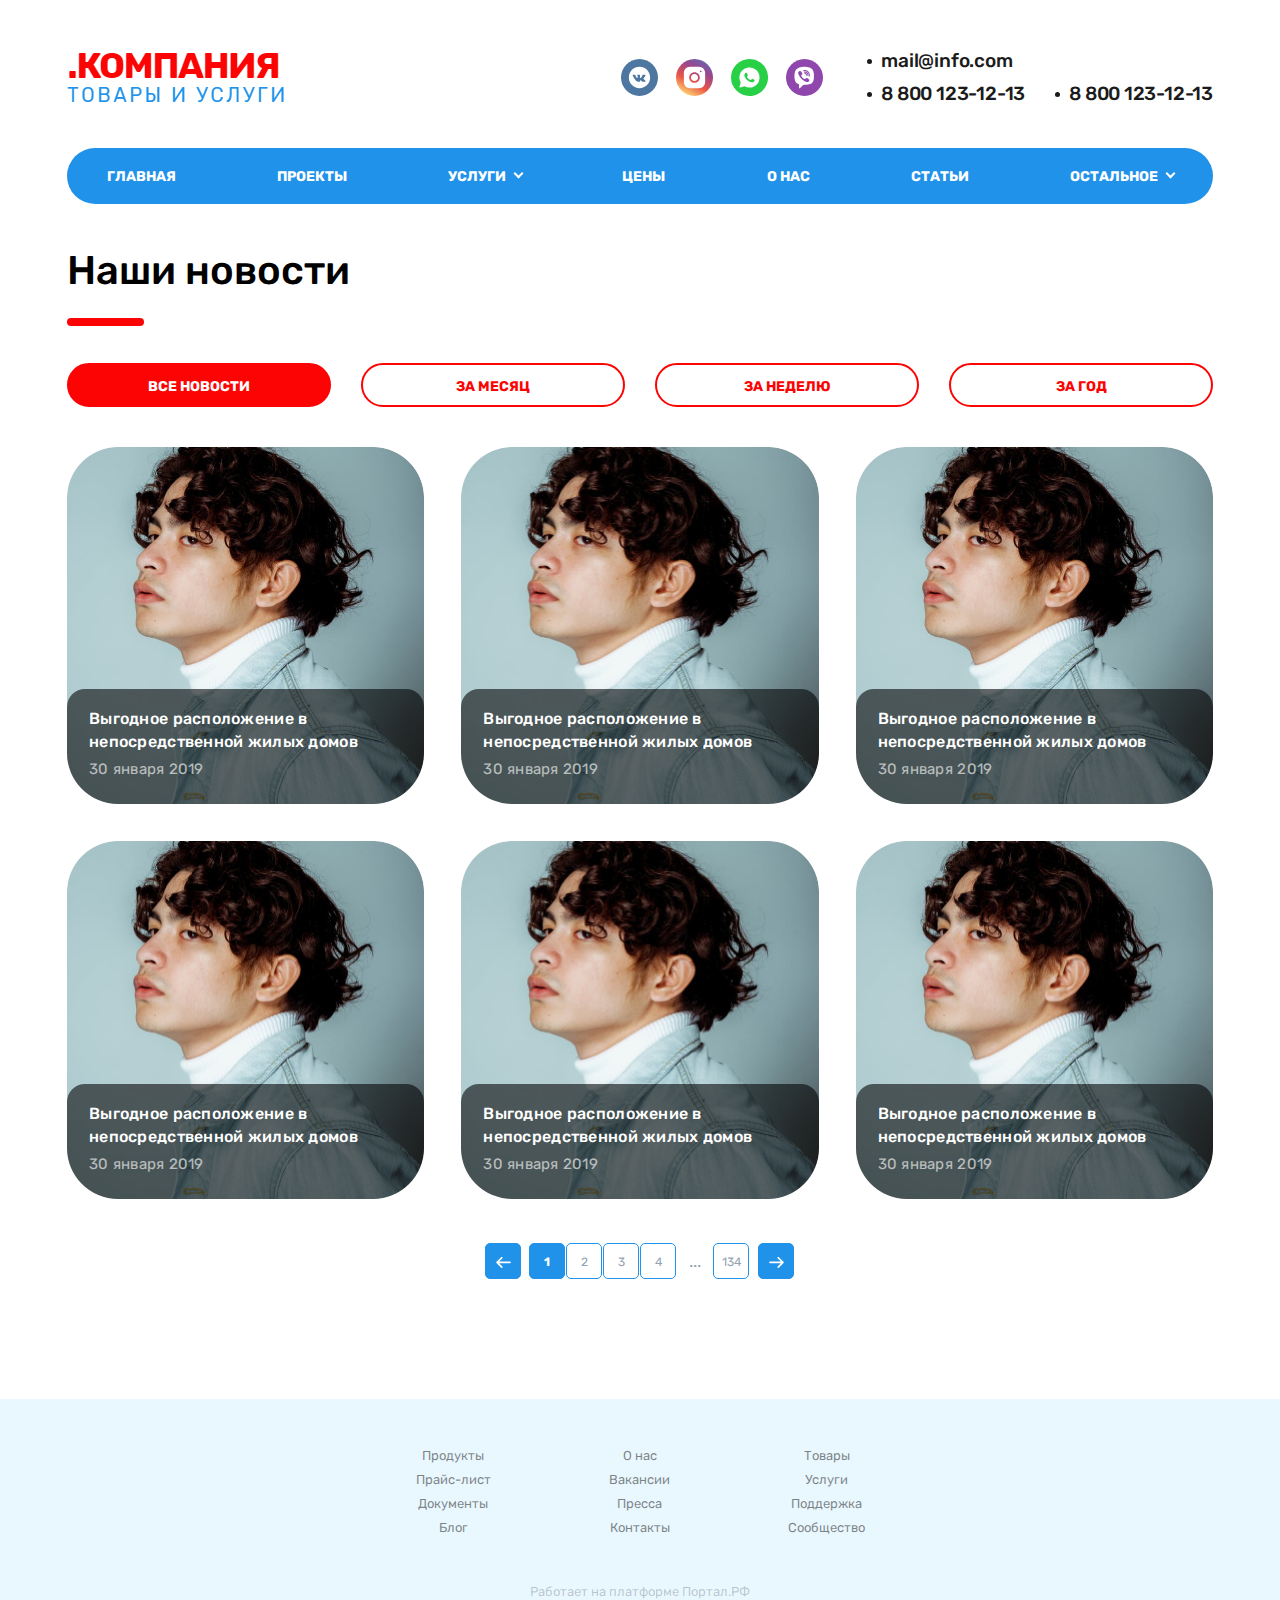
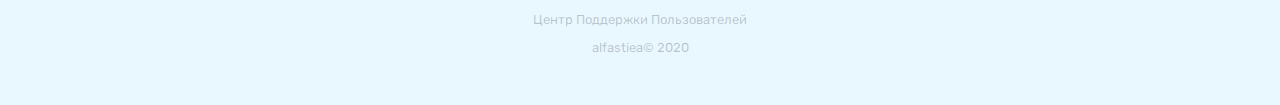
<file: news.html>
<!DOCTYPE html>
<html lang="ru">
	<head>
		<meta http-equiv="Content-Type" content="text/html; charset=utf-8">
		<!-- Переключение IE в последнию версию, на случай если в настройках пользователя стоит меньшая -->
		<meta http-equiv="X-UA-Compatible" content="IE=edge">

		<!-- Адаптирование страницы для мобильных устройств -->
		<meta name="viewport" content="width=device-width, initial-scale=1, maximum-scale=1">

		<!-- Запрет распознования номера телефона -->
		<meta name="format-detection" content="telephone=no">
		<meta name="SKYPE_TOOLBAR" content ="SKYPE_TOOLBAR_PARSER_COMPATIBLE">

		<!-- Заголовок страницы -->
		<title>Заголовок страницы</title>

		<!-- Данное значение часто используют(использовали) поисковые системы -->
		<meta name="description" content="">
		<meta name="keywords" content="">

		<!-- Традиционная иконка сайта, размер 16x16, прозрачность поддерживается. Рекомендуемый формат: .ico или .png -->
		<link rel="shortcut icon" href="images/favicon.ico">

		<!-- Подключение шрифтов с гугла -->
		<link href="https://fonts.googleapis.com/css2?family=Rubik:ital,wght@0,300;0,400;0,500;0,700;0,900;1,300;1,400;1,500;1,700;1,900&display=swap" rel="stylesheet">

		<!-- Подключение файлов стилей -->
		<link rel="stylesheet" href="css/fancybox.css">
		<link rel="stylesheet" href="css/owl.carousel.css">
		<link rel="stylesheet" href="css/ion.rangeSlider.css">
		<link rel="stylesheet" href="css/styles.css">

		<link rel="stylesheet" href="css/response_1185.css" media="(max-width: 1185px)">
		<link rel="stylesheet" href="css/response_1023.css" media="(max-width: 1023px)">
		<link rel="stylesheet" href="css/response_767.css" media="(max-width: 767px)">
		<link rel="stylesheet" href="css/response_479.css" media="(max-width: 479px)">
	</head>

	<body>
		<div class="wrap">
			<div class="main">
				<!-- Шапка -->
				<header>
					<button type="button" class="close">
						<span></span>
						<span></span>
					</button>


					<div class="mob_scroll">
						<div class="info">
							<div class="cont flex">

								<div class="logo">
									<a href="/">
										<img src="images/logo.png" alt="">
									</a>
								</div>


								<div class="socials">
									<a href="/" target="_blank" rel="noopener nofollow">
										<img src="images/ic_soc1.svg" alt="">
									</a>

									<a href="/" target="_blank" rel="noopener nofollow">
										<img src="images/ic_soc2.svg" alt="">
									</a>

									<a href="/" target="_blank" rel="noopener nofollow">
										<img src="images/ic_soc3.svg" alt="">
									</a>

									<a href="/" target="_blank" rel="noopener nofollow">
										<img src="images/ic_soc4.svg" alt="">
									</a>
								</div>


								<div class="contacts">
									<div class="email">
										<a href="mailto:mail@info.com">mail@info.com</a>
									</div>

									<div class="phones">
										<div><a href="tel:88001231213">8 800 123-12-13</a></div>

										<div><a href="tel:88001231213">8 800 123-12-13</a></div>
									</div>
								</div>

							</div>
						</div>


						<div class="bottom">
							<div class="cont">

								<ul class="menu flex">
									<li class="item">
										<a href="/">ГЛАВНАЯ</a>
									</li>

									<li class="item">
										<a href="/">ПРОЕКТЫ</a>
									</li>

									<li class="item">
										<a href="#" class="sub_link">
											<span>УСЛУГИ</span>
										</a>

										<div class="sub_menu">
											<div><a href="/">Пункт меню</a></div>
											<div><a href="/">Пункт меню</a></div>
											<div><a href="/">Пункт меню</a></div>
										</div>
									</li>

									<li class="item">
										<a href="/">ЦЕНЫ</a>
									</li>

									<li class="item">
										<a href="/">О НАС</a>
									</li>

									<li class="item">
										<a href="/">СТАТЬИ</a>
									</li>

									<li class="item">
										<a href="/">Пункт меню</a>
									</li>

									<li class="item">
										<a href="/" class="sub_link">
											<span>Пункт меню</span>
										</a>

										<div class="sub_menu">
											<div><a href="/">Пункт меню</a></div>
											<div><a href="/">Пункт меню</a></div>
											<div><a href="/">Пункт меню</a></div>
										</div>
									</li>

									<li class="item">
										<a href="/">Пункт меню</a>
									</li>
								</ul>

							</div>
						</div>
					</div>
				</header>


				<div class="mob_header">
					<div class="cont">

						<div class="logo">
							<a href="/">
								<img src="images/logo.png" alt="">
							</a>
						</div>


						<div class="bg">
							<div class="contacts">
								<a href="/">
									<img data-src="images/ic_phone.svg" alt="" class="lozad">
								</a>

								<a href="/">
									<img data-src="images/ic_phone2.svg" alt="" class="lozad">
								</a>

								<a href="/">
									<img data-src="images/ic_email.svg" alt="" class="lozad">
								</a>
							</div>

							<div class="socials">
								<a href="/" target="_blank" rel="noopener nofollow">
									<img src="images/ic_soc1.svg" alt="">
								</a>

								<a href="/" target="_blank" rel="noopener nofollow">
									<img src="images/ic_soc2.svg" alt="">
								</a>

								<a href="/" target="_blank" rel="noopener nofollow">
									<img src="images/ic_soc3.svg" alt="">
								</a>

								<a href="/" target="_blank" rel="noopener nofollow">
									<img src="images/ic_soc4.svg" alt="">
								</a>
							</div>
						</div>


						<button type="button" class="mob_menu_link">
							<span></span>
							<span></span>
							<span></span>
						</button>

					</div>
				</div>
				<!-- End Шапка -->


				<!-- Основная часть -->
				<section class="news block">
					<div class="cont">

						<div class="block_head">
							<div class="title">Наши <span>новости</span></div>							
						</div>

						<div class="news_category">
							<div><a href="" class="active">Все новости</a></div>
							<div><a href="">За месяц</a></div>
							<div><a href="">За неделю</a></div>
							<div><a href="">За год</a></div>
						</div>


						<div class="flex">
							<a href="/" class="article">
								<img data-src="images/tmp/article_thumb.jpg" alt="" class="lozad loaded" src="images/tmp/article_thumb.jpg" data-loaded="true">

								<div class="info">
									<div class="name">Выгодное расположение в непосредственной жилых домов</div>

									<div class="date">30 января 2019</div>
								</div>
							</a>
							<a href="/" class="article">
								<img data-src="images/tmp/article_thumb.jpg" alt="" class="lozad loaded" src="images/tmp/article_thumb.jpg" data-loaded="true">

								<div class="info">
									<div class="name">Выгодное расположение в непосредственной жилых домов</div>

									<div class="date">30 января 2019</div>
								</div>
							</a>
							<a href="/" class="article">
								<img data-src="images/tmp/article_thumb.jpg" alt="" class="lozad loaded" src="images/tmp/article_thumb.jpg" data-loaded="true">

								<div class="info">
									<div class="name">Выгодное расположение в непосредственной жилых домов</div>

									<div class="date">30 января 2019</div>
								</div>
							</a>
							<a href="/" class="article">
								<img data-src="images/tmp/article_thumb.jpg" alt="" class="lozad loaded" src="images/tmp/article_thumb.jpg" data-loaded="true">

								<div class="info">
									<div class="name">Выгодное расположение в непосредственной жилых домов</div>

									<div class="date">30 января 2019</div>
								</div>
							</a>
							<a href="/" class="article">
								<img data-src="images/tmp/article_thumb.jpg" alt="" class="lozad loaded" src="images/tmp/article_thumb.jpg" data-loaded="true">

								<div class="info">
									<div class="name">Выгодное расположение в непосредственной жилых домов</div>

									<div class="date">30 января 2019</div>
								</div>
							</a>
							<a href="/" class="article">
								<img data-src="images/tmp/article_thumb.jpg" alt="" class="lozad loaded" src="images/tmp/article_thumb.jpg" data-loaded="true">

								<div class="info">
									<div class="name">Выгодное расположение в непосредственной жилых домов</div>

									<div class="date">30 января 2019</div>
								</div>
							</a>

						</div>


						

					</div>
					<div class="pagination center">
						<a href="/" class="prev">
							<svg width="15" height="12" viewBox="0 0 15 12" fill="none" xmlns="http://www.w3.org/2000/svg">
								<path d="M5.74586 0.885468C5.95791 0.885468 6.17019 0.967861 6.33179 1.12988L6.40301 1.2011C6.72705 1.52513 6.72705 2.04977 6.40301 2.37297L3.2014 5.57459H14.0331C14.4906 5.57459 14.8619 5.94586 14.8619 6.40332C14.8619 6.86077 14.4906 7.23204 14.0331 7.23204H3.2014L6.40301 10.4337C6.72705 10.7577 6.72705 11.2823 6.40301 11.6055L6.33179 11.6768C6.00776 12.0008 5.48312 12.0008 5.15992 11.6768L0.472418 6.98925C0.148385 6.66522 0.148385 6.14058 0.472418 5.81738L5.15992 1.12988C5.32193 0.967861 5.5338 0.885468 5.74586 0.885468Z" fill="white"/>
							</svg>
						</a>

						<a class="active">1</a>
						<a href="/">2</a>
						<a href="">3</a>
						<a href="">4</a>
						<span>...</span>
						<a href="">134</a>
						<a href="/" class="next">
							<svg width="15" height="12" viewBox="0 0 15 12" fill="none" xmlns="http://www.w3.org/2000/svg">
								<path d="M9.25414 0.885468C9.04209 0.885468 8.82981 0.967861 8.66821 1.12988L8.59699 1.2011C8.27295 1.52513 8.27295 2.04977 8.59699 2.37297L11.7986 5.57459H0.966852C0.509393 5.57459 0.138123 5.94586 0.138123 6.40332C0.138123 6.86077 0.509393 7.23204 0.966852 7.23204H11.7986L8.59699 10.4337C8.27295 10.7577 8.27295 11.2823 8.59699 11.6055L8.66821 11.6768C8.99224 12.0008 9.51688 12.0008 9.84008 11.6768L14.5276 6.98925C14.8516 6.66522 14.8516 6.14058 14.5276 5.81738L9.84008 1.12988C9.67807 0.967861 9.4662 0.885468 9.25414 0.885468Z" fill="white"/>
							</svg>
						</a>
					</div>

				</section>
				<!-- End Основная часть -->
			</div>


			<!-- Подвал -->
			<footer>
				<div class="cont">

					<div class="links">
						<div><a href="/">Продукты</a></div>
						<div><a href="/">Прайс-лист</a></div>
						<div><a href="/">Документы</a></div>
						<div><a href="/">Блог</a></div>
						<div><a href="/">О нас</a></div>
						<div><a href="/">Вакансии</a></div>
						<div><a href="/">Пресса</a></div>
						<div><a href="/">Контакты</a></div>
						<div><a href="/">Товары</a></div>
						<div><a href="/">Услуги</a></div>
						<div><a href="/">Поддержка</a></div>
						<div><a href="/">Сообщество</a></div>
					</div>


					<div class="creator">
						Работает на платформе
						<a href="/" target="_blank" rel="noopener">Портал.РФ</a>
					</div>

					<div class="support">
						<a href="/">Центр Поддержки Пользователей</a>
					</div>


					<div class="copyright">
						alfastiea&copy; 2020
					</div>

				</div>
			</footer>
			<!-- End Подвал -->
		</div>


		<div class="buttonUp">
			<button type="button"></button>
		</div>


		<div class="overlay"></div>

		<div class="supports_error">
			Ваш браузер устарел рекомендуем обновить его до последней версии<br> или использовать другой более современный.
		</div>


		<!-- Подключение javascript файлов -->
		<script src="js/jquery-3.4.1.min.js"></script>
		<script src="js/jquery-migrate-1.4.1.min.js"></script>
		<script src="js/lozad.min.js"></script>
		<script src="js/owl.carousel.min.js"></script>
		<script src="js/inputmask.min.js"></script>
		<script src="js/nice-select.js"></script>
		<script src="js/flexmenu.min.js"></script>
		<script src="js/fancybox.min.js"></script>
		<script src="js/ion.rangeSlider.min.js"></script>
		<script src="js/countdown.js"></script>
		<script src="js/before-after.min.js"></script>
		<script src="js/functions.js"></script>
		<script src="js/scripts.js"></script>
	</body>
</html>
</file>
<file: css/ion.rangeSlider.css>
.irs
{
    position: relative;

    display: block;

    margin-top: 23px;
    margin-bottom: 35px;

    -webkit-touch-callout: none;
    -khtml-user-select: none;
}

.irs.active
{
    pointer-events: auto;
}

.irs .irs
{
    margin-right: 0;
}

.irs-line
{
    position: relative;

    display: block;

    height: 6px;

    border-radius: 5px;
    background: #b5d2e3;
}

.irs-bar
{
    top: 0;

    height: 6px;

    border-radius: 5px;
    background: var(--main_color1);
}


.irs-min,
.irs-max
{
    display: none !important;
}


.irs-single,
.irs-from,
.irs-to
{
    color: #1c1c1b;
    font-size: 12px;
    font-weight: 500;
    line-height: 19px;

    position: absolute;
    top: 21px;

    text-align: center;
    white-space: nowrap;

    opacity: 1;
}


.irs-slider
{
    z-index: 9;
    top: -10px;

    width: 25px;
    height: 25px;

    cursor: pointer;
    text-indent: -9999px;

    border-radius: 7px;
    background: var(--main_color2);
}


.irs-line
{
    position: relative;

    display: block;

    outline: none !important;
}
.irs-line-left,
.irs-line-mid,
.irs-line-right
{
    position: absolute;
    top: 0;

    display: block;
}
.irs-line-left
{
    left: 0;

    width: 11%;
}
.irs-line-mid
{
    left: 9%;

    width: 82%;
}
.irs-line-right
{
    right: 0;

    width: 11%;
}

.irs-bar
{
    position: absolute;
    left: 0;

    display: block;

    width: 0;
}
.irs-bar-edge
{
    position: absolute;
    top: 0;
    left: 0;

    display: block;
}

.irs-shadow
{
    position: absolute;
    left: 0;

    display: none;

    width: 0;
}

.irs-slider
{
    position: absolute;
    z-index: 1;

    display: block;
}



.irs-slider.type_last
{
    z-index: 2;
}

.irs-min
{
    position: absolute;
    left: 0;

    display: block;

    cursor: default;
}
.irs-max
{
    position: absolute;
    right: 0;

    display: block;

    cursor: default;
}

.irs-grid
{
    color: #333;
    font: 600 11px/15px Century Gothic;

    position: absolute;
    top: -25px;
    left: 0;

    display: none;

    width: 100%;
    height: 15px;

    pointer-events: none;
}

.irs-with-grid .irs-grid
{
    display: block;
}

.irs-grid-pol
{
    position: absolute;
    top: 0;
    left: 0;

    display: none;

    width: 1px;
    height: 8px;

    background: #000;
}

.irs-grid-pol.small
{
    height: 4px;
}

.irs-grid-text
{
    position: absolute;
    bottom: 0;
    left: 0;

    cursor: pointer;
    text-align: center;
    white-space: nowrap;
}

.irs-grid-text:before
{
    position: absolute;
    bottom: -7px;
    left: 50%;

    width: 1px;
    height: 6px;

    content: '';
    cursor: pointer;
    text-indent: -9999px;

    background: #1b364e;
}

.irs-disable-mask
{
    position: absolute;
    z-index: 2;
    top: 0;
    left: -1%;

    display: block;

    width: 102%;
    height: 100%;

    cursor: default;

    background: rgba(0,0,0,.0);
}
.lt-ie9 .irs-disable-mask
{
    cursor: not-allowed;

    background: #000;

    filter: alpha(opacity=0);
}

.irs-disabled
{
    opacity: .4;
}


.irs-hidden-input
{
    font-size: 0 !important;
    line-height: 0 !important;

    position: absolute !important;
    z-index: -9999 !important;
    top: 0 !important;
    left: 0 !important;

    display: block !important;
    overflow: hidden;

    width: 0 !important;
    height: 0 !important;
    margin: 0 !important;
    padding: 0 !important;

    border-style: solid !important;
    border-color: transparent !important;
    outline: none !important;
    background: none !important;
}
</file>
<file: css/styles.css>
* {
    box-sizing: border-box;
    margin: 0;
    padding: 0;
}

*:before,
*:after {
    box-sizing: border-box;
}

img {
    border: none;
}

textarea {
    overflow: auto;
}

input,
textarea,
input:active,
textarea:active {
    -webkit-border-radius: 0;
    border-radius: 0;
    outline: none transparent !important;
    box-shadow: none;
    -webkit-appearance: none;
    appearance: none;
    -moz-outline: none !important;
}

input[type=submit],
button[type=submit],
input[type=reset],
button[type=reset] {
    -webkit-border-radius: 0;
    -webkit-appearance: none;
}

:focus {
    outline: none;
}

:hover,
:active {
    -webkit-tap-highlight-color: rgba(0, 0, 0, 0);
    -webkit-touch-callout: none;
}

::-ms-clear {
    display: none;
}

/*---------------    Main styles---------------*/
:root {
    --bg: #fff;
    --aside_width: 237px;
    --scroll_width: 17px;
    --text_color: #444;
    --font_size: 17px;
    --font_size_title: 40px;
    --font_family: 'Rubik', 'Arial', sans-serif;
	--box-shadow-color: rgba(255, 44, 44, .54);
    --main_color1: #fc0404;
    --main_color2: #2192e9;
    --main_color_opacity: #e9f7ff;

}

.clear {
    clear: both;
}

.left {
    float: left;
}

.right {
    float: right;
}

html {
    height: 100%;
    background: var(--bg);
    -webkit-font-smoothing: antialiased;
    -moz-osx-font-smoothing: grayscale;
    -ms-text-size-adjust: 100%;
    -webkit-text-size-adjust: 100%;
}

body {
    color: var(--text_color);
    font-family: var(--font_family);
    font-size: var(--font_size);
    height: 100%;
    -webkit-tap-highlight-color: transparent;
    -webkit-touch-callout: none;
    -webkit-overflow-scrolling: touch;
    text-rendering: optimizeLegibility;
    text-decoration-skip: objects;
}

body.lock {
    position: fixed;
    overflow: hidden;
    width: 100%;
    height: 100%;
}

.wrap {
    position: relative;
    display: flex;
    overflow: hidden;
    flex-direction: column;
    min-width: 360px;
    min-height: 100%;
}

.main {
    flex: 1 0 auto;
}

.cont {
    width: 100%;
    max-width: 1186px;
    margin: 0 auto;
    padding: 0 20px;
}

.compensate-for-scrollbar {
    margin-right: var(--scroll_width) !important;
}

.lozad {
    transition: .5s linear;
    opacity: 0;
}

.lozad.loaded {
    opacity: 1;
}

.flex {
    display: flex;
    justify-content: flex-start;
    align-items: flex-start;
    align-content: flex-start;
    flex-wrap: wrap;
}

.content_flex.flex,
.content_flex>.cont.flex {
    justify-content: space-between;
    align-items: stretch;
    align-content: stretch;
}

.content_flex .content {
    position: relative;
    width: calc(100% - var(--aside_width) - 42px);
}

.content_flex .content> :first-child {
    margin-top: 0;
}

.content_flex .content> :last-child {
    margin-bottom: 0;
}

.block {
    margin-bottom: 120px;
}

.block.no_margin {
    margin-bottom: 0 !important;
}

.block_head {
    display: flex;
    width: 100%;
    margin-bottom: 37px;
    justify-content: flex-start;
    align-items: center;
    align-content: center;
    flex-wrap: wrap;
}

.block_head.center {
    text-align: center;
    justify-content: center;
}

.block_head.center .title {
    width: 100%;
}

.block_head.center .title:after {
    right: 0;
    margin: auto;
}

.block_head.center .desc {
    width: 660px;
    max-width: 100%;
}

.block_head .title {
    color: #000;
    font-size: var(--font_size_title);
    font-weight: 500;
    line-height: 47px;
    position: relative;
    padding-bottom: 32px;
}

.block_head .title:after {
    position: absolute;
    bottom: 0;
    left: 0;
    display: block;
    width: 77px;
    height: 8px;
    content: '';
    border-radius: 5px;
    background: var(--main_color1);
}

.block_head .desc {
    color: #525252;
    line-height: 30px;
    margin-top: 35px;
    letter-spacing: .3px;
    width: 100%;
}

.block_head .link {
    color: #fff;
    font-size: 13px;
    font-weight: bold;
    line-height: 49px;
    display: inline-block;
    min-width: 206px;
    height: 49px;
    margin-top: 41px;
    padding: 0 40px;
    text-align: center;
    vertical-align: top;
    text-decoration: none;
    letter-spacing: 2px;
    border-radius: 25px;
    background:var(--main_color1);
    box-shadow: 0 9px 23px var(--box-shadow-color);
}

.block_head .all_link {
    color: #fff;
    font-size: 14px;
    font-weight: bold;
    line-height: 54px;
    display: inline-block;
    margin-left: auto;
    padding: 0 53px;
    text-align: center;
    vertical-align: top;
    text-decoration: none;
    letter-spacing: 2px;
    border-radius: 27px;
    background:var(--main_color1);
    box-shadow: 0 10px 25px var(--box-shadow-color);
}

.form {
    --form_border_color: var(--main_color2);
    --form_focus_color: var(--main_color2);
    --form_error_color: red;
    --form_success_color: green;
    --form_border_radius: 25px;
    --form_bg_color: #eef9ff;
    --form_placeholder_color: #909090;
}

.form ::-webkit-input-placeholder {
    color: var(--form_placeholder_color);
}

.form :-moz-placeholder {
    color: var(--form_placeholder_color);
}

.form :-ms-input-placeholder {
    color: var(--form_placeholder_color);
}

.form .columns {
    display: flex;
    margin-left: calc(var(--form_columns_offset) * -1);
    justify-content: flex-start;
    align-items: flex-start;
    align-content: flex-start;
    flex-wrap: wrap;
    --form_columns_offset: 20px;
}

.form .columns>* {
    width: calc(50% - var(--form_columns_offset));
    margin-left: var(--form_columns_offset);
}

.form .columns>*.width1of3 {
    width: calc(33.333% - var(--form_columns_offset));
}

.form .columns>*.width2of3 {
    width: calc(66.666% - var(--form_columns_offset));
}

.form .columns>*.width3of3 {
    width: calc(100% - var(--form_columns_offset));
}

.form .columns>*.width1of4 {
    width: calc(25% - var(--form_columns_offset));
}

.form .columns>*.width2of4 {
    width: calc(50% - var(--form_columns_offset));
}

.form .columns>*.width3of4 {
    width: calc(75% - var(--form_columns_offset));
}

.form .columns>*.width4of4 {
    width: calc(100% - var(--form_columns_offset));
}

.form .line {
    margin-bottom: 18px;
}

.form .label {
    color: #000;
    line-height: 21px;
    margin-bottom: 7px;
    letter-spacing: .35px;
}

.form .field {
    position: relative;
}

.form .input {
    color: var(--text_color);
    font: var(--font_size) var(--font_family);
    display: block;
    width: 100%;
    height: 49px;
    padding: 0 20px;
    transition: .2s linear;
    letter-spacing: .3px;
    border: 1px solid var(--form_border_color);
    border-radius: var(--form_border_radius);
    background: var(--form_bg_color);
}

.form textarea {
    color: var(--text_color);
    font: var(--font_size)/30px var(--font_family);
    display: block;
    width: 100%;
    height: 134px;
    padding: 7px 20px;
    resize: none;
    transition: .2s linear;
    border: 1px solid var(--form_border_color);
    border-radius: var(--form_border_radius);
    background: var(--form_bg_color);
}

.form .input:focus,
.form textarea:focus {
    border-color: var(--form_focus_color);
}

.form .success {
    border-color: var(--form_success_color);
}

.form .error {
    border-color: var(--form_error_color);
}

.form input[type=checkbox],
.form input[type=file] {
    display: none;
}

.form input[type=checkbox]+label {
    color: rgba(0, 0, 0, .5);
    font-size: 15px;
    line-height: 19px;
    position: relative;
    display: flex;
    min-height: 24px;
    padding-left: 36px;
    cursor: pointer;
    justify-content: flex-start;
    align-items: center;
    align-content: center;
    flex-wrap: wrap;
}

.form input[type=checkbox]+label:before {
    position: absolute;
    top: 0;
    left: 0;
    display: block;
    width: 24px;
    height: 24px;
    content: '';
    transition: .2s linear;
    border: 2px solid #ccc;
    border-radius: 7px;
    background: #fff;
}

.form input[type=checkbox]+label i {
    position: absolute;
    top: 4px;
    left: 4px;
    display: block;
    width: 17px;
    height: 17px;
    content: '';
    transition: .2s linear;
    opacity: 0;
}

.form input[type=checkbox]:checked+label i {
    opacity: 1;
}
.form input[type=checkbox]:checked+label i svg *{
    fill: var(--main_color1); 
}
.form input[type=file]+label {
    color: #fff;
    font-size: 10px;
    font-weight: bold;
    line-height: 48px;
    display: inline-block;
    width: 155px;
    height: 48px;
    cursor: pointer;
    text-align: center;
    vertical-align: top;
    letter-spacing: 1.32px;
    border-radius: 18px;
    background:var(--main_color1);
    box-shadow: 0 7px 17px var(--box-shadow-color);
}

.form .file .list {
    display: flex;
    margin-top: 30px;
    margin-bottom: -20px;
    margin-left: -25px;
    justify-content: flex-start;
    align-items: flex-start;
    align-content: flex-start;
    flex-wrap: wrap;
}
.form .file .list .list-item{
    display: flex;
    margin-left: 25px;
}
.form .file .list .list-item svg *{
    fill: var(--main_color1);
}
.form .file .list .item {
    color: #7c7c7c;
    font-size: 12px;
    font-weight: 500;
    line-height: 15px;
    display: flex;
    flex-direction: column;
    min-height: 28px;
    margin-bottom: 20px;
    padding-left: 10px;
    text-align: left;
    justify-content: flex-start;
    align-items: center;
    align-content: center;
    flex-wrap: wrap;
}

.form .file .list .item>* {
    width: 100%;
    text-align: left;
}

.form .file .list .item .del {
    color: #e23f4c;
    font-family: var(--font_family);
    font-size: 9px;
    line-height: 11px;
    display: inline-block;
    margin-top: 3px;
    cursor: pointer;
    vertical-align: top;
    border: none;
    background: none;
}

.form .bottom {
    display: flex;
    justify-content: space-between;
    align-items: center;
    align-content: center;
    flex-wrap: wrap;
}

.form .bottom .agree {
    width: calc(100% - 175px);
}

.form .bottom .submit {
    width: 155px;
}

.form .submit {
    display: flex;
    justify-content: flex-start;
    align-items: center;
    align-content: center;
    flex-wrap: wrap;
}

.form .submit_btn {
    color: #fff;
    font: 700 10px/39px var(--font_family);
    display: inline-block;
    min-width: 155px;
    height: 37px;
    padding: 0 30px;
    cursor: pointer;
    transition: .2s linear;
    vertical-align: top;
    letter-spacing: 1.32px;
    text-transform: uppercase;
    border: none;
    border-radius: 18px;
    background:var(--main_color1);
    box-shadow: 0 7px 17px var(--box-shadow-color);
}

.text_block {
    line-height: 35px;
    letter-spacing: .3px;
}

.text_block> :last-child,
.text_block blockquote> :last-child,
.text_block q> :last-child {
    margin-bottom: 0 !important;
}

.text_block> :first-child,
.text_block blockquote> :first-child,
.text_block q> :first-child {
    /*margin-top: 0 !important;*/
}

.text_block p,
.text_block img,
.text_block blockquote,
.text_block q {
    margin-bottom: 30px;
}

.text_block img {
    display: block;
    max-width: 100%;
    border-radius: 28px;
}

.text_block img.left {
    max-width: calc(50% - 36px);
    margin-top: 4px;
    margin-right: 36px;
}

.text_block img.right {
    max-width: calc(50% - 36px);
    margin-top: 4px;
    margin-left: 36px;
}

.text_block img.loaded {
    height: auto !important;
}

.text_block blockquote,
.text_block q {
    color: #0b162b;
    font-weight: 500;
    font-style: italic;
    display: block;
}

.text_block b,
.text_block strong {
    font-weight: 500;
}

.text_block a {
    color: #5cabe8;
    transition: .2s linear;
}

.text_block a:hover {
    text-decoration: none;
}

.pagination {
    display: flex;
    margin-top: 44px;
    justify-content: flex-start;
    align-items: center;
    align-content: center;
    flex-wrap: wrap;
}

.pagination.center {
    justify-content: center;
}

.pagination.alignright {
    justify-content: flex-end;
}

.pagination a {
    color: #95A3B3;
    font-size: 12px;
    font-weight: normal;
    line-height: 36px;
    display: inline-block;
    width: 36px;
    height: 36px;
    transition: .2s linear;
    text-align: center;
    vertical-align: top;
    text-decoration: none;
    border-radius: 5px;
    background: #fff;
    border: 1px solid var(--main_color2);
    margin-right: 1px;
}
.pagination span{
    color: #95A3B3;
    width: 36px;
    text-align: center;
}

.pagination a:hover {
    background: var(--main_color2);
    font-weight: bold;
    color:#fff;
}

.pagination a.active {
    background: var(--main_color2);
    font-weight: bold;
    color:#fff;
}

.pagination .prev,
.pagination .next {
    background: var(--main_color2);
    width: 36px;
    height: 36px;
    border-radius: 5px;
    line-height: 40px;
}
.pagination .next{
    margin-left:8px;
}
.pagination .prev {
    margin-right: 8px;
}

.pagination .prev:hover,
.pagination .next:hover {
    opacity: 1;
}

.buttonUp {
    position: fixed;
    z-index: 999;
    right: 20px;
    bottom: 20px;
    display: none;
}

.buttonUp button {
    position: relative;
    display: block;
    width: 50px;
    height: 50px;
    cursor: pointer;
    border: none;
    border-radius: 50%;
    background: var(--main_color1) url(../images/ic_buttonUp.png) 50% calc(50% - 1px)/30px 30px no-repeat;
}

.overlay {
    position: fixed;
    z-index: 100;
    top: 0;
    left: 0;
    display: none;
    width: 100%;
    height: 100vh;
    opacity: .65;
    background: #000;
}

.supports_error {
    font-family: 'Arial', sans-serif;
    font-size: 20px;
    line-height: 30px;
    position: fixed;
    z-index: 1000;
    top: 0;
    left: 0;
    display: none;
    width: 100%;
    height: 100%;
    padding: 20px;
    text-align: center;
    background: #fff;
    justify-content: center;
    align-items: center;
    align-content: center;
    flex-wrap: wrap;
}

.supports_error.show {
    display: flex;
}

/*---------------   Header---------------*/
header {
    position: relative;
    z-index: 99;
    top: 0;
    left: 0;
    width: 100%;
    margin-bottom: 43px;
}

header>.close {
    position: absolute;
    top: 0;
    left: 100%;
    display: none;
    width: 50px;
    height: 50px;
    padding: 13px;
    cursor: pointer;
    border: none;
    background: none;
    justify-content: center;
    align-items: center;
    align-content: center;
    flex-wrap: wrap;
}

header.show>.close {
    display: flex;
}

header>.close span {
    position: relative;
    display: block;
    width: 100%;
    height: 2px;
    background: #fff;
}

header>.close span:nth-child(1) {
    top: 1px;
    transform: rotate(45deg);
}

header>.close span:nth-child(2) {
    top: -1px;
    transform: rotate(-45deg);
}

header .info {
    padding: 49px 0 43px;
}

header .info .cont.flex {
    justify-content: space-between;
    align-items: center;
    align-content: center;
    flex-wrap: nowrap;
}

header .logo {
    width: 100%;
    max-width: 510px;
}

header .logo
 {
    color: var(--main_color2);
    font-size: 16px;
    line-height: 21px;
    display: inline-block;
    vertical-align: top;
    text-decoration: none;
    letter-spacing: 2.49px;
    text-transform: uppercase;
}
header .logo a{
    text-decoration: none;
    color: var(--main_color1);
}

header .logo .name {
    color: var(--main_color1);
    font-size: 16px;
    font-weight: bold;
    line-height: 16px;
    transition: 0.3s;
    letter-spacing: -1.36px;
}

header .logo img {
    display: block;
    max-width: 100%;
    max-height: 120px;
}

header .socials {
    display: flex;
    margin-left: 40px;
    justify-content: flex-start;
    align-items: center;
    align-content: center;
    flex-wrap: wrap;
    flex-shrink: 0;
}

header .socials a {
    display: block;
}

header .socials a.more{
    background-color: var(--main_color1);
    border-radius: 50%;
    position: relative;
}
header .socials a.more .arrow{
    position: absolute;
    padding: 0px 15px 0 150px;
    padding-bottom: 10px;
    top: 32px;
    right: 0;
    display: none;
}

header .socials a.more svg{
    fill:var(--main_color1);
}

header .socials a.more .more_block{
    background: #FFFFFF;
    box-shadow: 0px 12px 23px rgba(0, 0, 0, 0.14);
    border-radius: 15px;
    position: absolute;
    top: 60px;
    padding: 15px;
    right: 0;
    z-index: 100;
    display: none;
}

header .socials a.more.active .more_block{
    display: flex;
}
header .socials a.more.active .arrow{
    display: block;
}

header .socials a+a {
    margin-left: 18px;
}

header .socials img {
    display: block;
    width: 37px;
    height: 37px;
}

header .contacts {
    color: #1b1b1b;
    font-size: 19px;
    font-weight: 500;
    line-height: 23px;
    margin-left: 40px;
    letter-spacing: -.21px;
    flex-shrink: 0;
}

header .contacts a {
    color: #1b1b1b;
    display: inline-block;
    vertical-align: top;
    white-space: normal;
    text-decoration: none;
}

header .contacts .email {
    position: relative;
    padding-left: 14px;
}

header .contacts .email:before {
    position: absolute;
    top: 10px;
    left: 0;
    display: block;
    width: 5px;
    height: 5px;
    content: '';
    border-radius: 50%;
    background: #1b1b1b;
}

header .contacts .email a:hover {
    text-decoration: underline;
}
header .contacts > div:first-child{    
    margin-bottom: 10px;
}
header .contacts .phones {
    display: flex;
    justify-content: flex-start;
    align-items: center;
    align-content: center;
    flex-wrap: wrap;
}

header .contacts .phones>* {
    position: relative;
    padding-left: 14px;
}

header .contacts .phones>*+* {
    margin-left: 30px;
}

header .contacts .phones>*:before {
    position: absolute;
    top: 10px;
    left: 0;
    display: block;
    width: 5px;
    height: 5px;
    content: '';
    border-radius: 50%;
    background: #1b1b1b;
}

header .menu {
    border-radius: 28px;
    background: var(--main_color2);
    justify-content: space-between;
    align-items: stretch;
    align-content: stretch;
}

header .menu .item {
    position: relative;
    display: block;
    list-style-type: none;
}

header .menu .item>a {
    color: #fff;
    font-size: 14px;
    font-weight: bold;
    line-height: 17px;
    display: flex;
    height: 56px;
    padding: 15px 40px;
    transition: background .2s linear;
    text-decoration: none;
    text-transform: uppercase;
    border-radius: 28px;
    justify-content: center;
    align-items: center;
    align-content: center;
    flex-wrap: nowrap;
}

header .menu .item>a span {
    position: relative;
    padding-right: 15px;
}

header .menu .item>a span:after {
    position: absolute;
    top: 50%;
    right: -1px;
    display: block;
    width: 7px;
    height: 7px;
    margin-top: -6px;
    content: '';
    transform: rotate(-45deg);
    border-bottom: 2px solid #fff;
    border-left: 2px solid #fff;
}

header .menu .item:hover>a,
header .menu .item>a.active {
    background: var(--main_color1);
}

header .menu .sub_menu,
header .menu .item:hover>a.touch_link+.sub_menu {
    position: absolute;
    z-index: 99;
    top: calc(100% + 30px);
    left: 0;
    visibility: hidden;
    min-width: auto;
    transition: .2s linear;
    opacity: 0;
    border-radius: 28px;
    background: var(--main_color2);
}

header .menu .item:hover .sub_menu,
header .menu .item>a.touch_link+.sub_menu.show {
    top: 100%;
    visibility: visible;
    opacity: 1;
}

header .menu .sub_menu a {
    color: #fff;
    font-size: 14px;
    font-weight: bold;
    line-height: 17px;
    display: flex;
    height: 56px;
    padding: 15px 40px;
    transition: background .2s linear;
    white-space: nowrap;
    text-decoration: none;
    text-transform: uppercase;
    border-radius: 28px;
    justify-content: center;
    align-items: center;
    align-content: center;
    flex-wrap: nowrap;
}

header .menu .sub_menu a:hover,
header .menu .sub_menu a.active {
    background: var(--main_color1);
}

header .menu .flexMenu-viewMore {
    position: relative;
    list-style-type: none;
}

header .menu .flexMenu-viewMore>a {
    color: #fff;
    font-size: 14px;
    font-weight: bold;
    line-height: 17px;
    display: flex;
    height: 56px;
    padding: 15px 40px;
    transition: background .2s linear;
    text-decoration: none;
    text-transform: uppercase;
    border-radius: 28px;
    justify-content: center;
    align-items: center;
    align-content: center;
    flex-wrap: nowrap;
}

header .menu .flexMenu-viewMore>a span {
    position: relative;
    padding-right: 15px;
}

header .menu .flexMenu-viewMore>a span:after {
    position: absolute;
    top: 50%;
    right: -1px;
    display: block;
    width: 7px;
    height: 7px;
    margin-top: -6px;
    content: '';
    transform: rotate(-45deg);
    border-bottom: 2px solid #fff;
    border-left: 2px solid #fff;
}

header .menu .flexMenu-viewMore:hover>a,
header .menu .flexMenu-viewMore.active>a {
    background: var(--main_color1);
}

header .menu .flexMenu-popup {
    z-index: 9;
    top: calc(100% + 0px);
    right: 0;
    left: auto;
    min-width: 100%;
    padding: 0;
    border-radius: 28px;
    background: var(--main_color2);
}

header .menu .flexMenu-popup>* {
    display: block;
    list-style-type: none;
}

header .menu .flexMenu-popup .item {
    width: 100%;
}

header .menu .flexMenu-popup .item a {
    color: #fff;
    font-size: 14px;
    font-weight: bold;
    line-height: 17px;
    display: flex;
    height: 56px;
    padding: 15px 40px;
    transition: background .2s linear;
    white-space: nowrap;
    text-decoration: none;
    text-transform: uppercase;
    justify-content: center;
    align-items: center;
    align-content: center;
    flex-wrap: nowrap;
}

header .menu .flexMenu-popup .item:first-child a {
    border-top-left-radius: 29px;
    border-top-right-radius: 29px;
}

header .menu .flexMenu-popup .item:last-child a {
    border-bottom-right-radius: 29px;
    border-bottom-left-radius: 29px;
}

header .menu .flexMenu-popup .item>a .icon {
    display: none;
}

header .menu .flexMenu-popup .item a:hover,
header .menu .flexMenu-popup .item a.active {
    background: var(--main_color1);
}

header .menu .flexMenu-popup .sub_menu,
header .menu .flexMenu-popup .item:hover>a.touch_link+.sub_menu {
    top: 0;
    right: calc(100% + 30px);
    left: auto;
}

header .menu .flexMenu-popup .item:hover .sub_menu,
header .menu .flexMenu-popup .item>a.touch_link+.sub_menu.show {
    top: 0;
    right: 100%;
}

.mob_header {
    display: none;
    margin-bottom: 20px;
    padding: 35px 0;
}

.mob_header .cont {
    display: flex;
    justify-content: space-between;
    align-items: center;
    align-content: center;
    flex-wrap: nowrap;
}

.mob_header .logo {
    max-width: 240px;
    margin-right: auto;
}

.mob_header .logo,
.mob_header .logo a {
    color: var(--main_color2);
    font-size: 2.3vw;
    line-height: 2.3vw;
    display: inline-block;
    vertical-align: top;
    text-decoration: none;
    letter-spacing: 4px;
    text-transform: uppercase;
}

.mob_header .logo .name {
    color: var(--main_color1);
    font-size: 5vw;
    font-weight: bold;
    line-height: 5vw;
    letter-spacing: -2.5px;
}

.mob_header .logo img {
    display: block;
    max-width: 180px;
    max-height: 100px;
}

.mob_header .bg {
    display: flex;
    justify-content: flex-start;
    align-items: center;
    align-content: center;
    flex-wrap: wrap;
}

.mob_header .contacts {
    display: flex;
    justify-content: flex-start;
    align-items: center;
    align-content: center;
    flex-wrap: wrap;
}

.mob_header .contacts a {
    display: flex;
    width: 35px;
    height: 35px;
    padding: 8px;
    border-radius: 50%;
    background:var(--main_color1);
    box-shadow: 0 5px 13px var(--box-shadow-color);
    justify-content: center;
    align-items: center;
    align-content: center;
    flex-wrap: wrap;
}

.mob_header .contacts a+a {
    margin-left: 15px;
}

.mob_header .contacts a img {
    display: block;
    max-width: 100%;
    max-height: 100%;
}

.mob_header .socials {
    display: flex;
    justify-content: flex-start;
    align-items: center;
    align-content: center;
    flex-wrap: wrap;
}

.mob_header .socials a {
    display: block;
}

.mob_header .socials,
.mob_header .socials a+a {
    margin-left: 15px;
}

.mob_header .socials img {
    display: block;
    width: 35px;
    height: 35px;
}


.mob_header .socials a.more{
    background-color: var(--main_color1);
    border-radius: 50%;
    position: relative;
}
.mob_header .socials a.more .arrow{
    position: absolute;
    padding: 0px 12px;
    padding-bottom: 10px;
    top: 32px;
    display: none;
}

.mob_header .socials a.more svg{
    fill:var(--main_color1);
}

.mob_header .socials a.more .more_block{
    background: #FFFFFF;
    box-shadow: 0px 12px 23px rgba(0, 0, 0, 0.14);
    border-radius: 15px;
    position: absolute;
    top: 60px;
    padding: 15px;
    right: 0;
    z-index: 100;
    display: none;
}

.mob_header .socials a.more.active .more_block{
    display: flex;
}
.mob_header .socials a.more.active .arrow{
    display: block;
}

.mob_header .mob_menu_link {
    display: flex;
    width: 64px;
    height: 64px;
    margin-left: 40px;
    padding: 15px;
    cursor: pointer;
    border: none;
    border-radius: 22px;
    background: var(--main_color2);
    justify-content: center;
    align-items: center;
    align-content: center;
    flex-wrap: wrap;
}

.mob_header .mob_menu_link span {
    position: relative;
    display: block;
    width: 100%;
    height: 3px;
    transition: .2s linear;
    border-radius: 2px;
    background: #fff;
}

.mob_header .mob_menu_link span:nth-child(2) {
    width: calc(100% - 10px);
    margin-right: 10px;
}

.mob_header .mob_menu_link span+span {
    margin-top: 6px;
}

/*---------------   Sidebar---------------*/
aside {
    position: relative;
    width: var(--aside_width);
    max-width: 100%;
}

aside .block {
    margin-bottom: 32px !important;
    border-radius: 30px;
    background: var(--main_color_opacity);
}

aside .block .title {
    color: #000;
    font-size: 14px;
    font-weight: 500;
    line-height: 17px;
    position: relative;
    display: flex;
    padding: 22px 20px 20px;
    border-bottom: 1px solid rgba(151, 151, 151, .21);
    justify-content: space-between;
    align-items: center;
    align-content: center;
    flex-wrap: wrap;
}

aside .block .title .close {
    width: 24px;
    height: 24px;
    margin-left: auto;
    cursor: pointer;
    border: none;
    border-radius: 4px;
    background: #c8c8c8 url(../images/ic_close.svg) 50% no-repeat;
    display: none;
}

aside .block .data {
    padding: 20px;
}

aside .mob_filter_link {
    color: #fff;
    font-family: var(--font_family);
    font-size: 13px;
    font-weight: 500;
    line-height: 15px;
    display: none;
    width: 167px;
    height: 41px;
    cursor: pointer;
    border: none;
    border-radius: 21px;
    background: var(--main_color2);
    justify-content: center;
    align-items: center;
    align-content: center;
    flex-wrap: wrap;
}

aside .mob_filter_link img {
    display: block;
    margin-right: 10px;
}

aside .search {
    margin-bottom: 15px;
}

aside .search form {
    display: flex;
    justify-content: space-between;
    align-items: center;
    align-content: center;
    flex-wrap: wrap;
}

aside .search ::-webkit-input-placeholder,
aside .search :-moz-placeholder,
aside .search :-ms-input-placeholder {
    color: #898989;
}

aside .search .input {
    color: var(--text_color);
    font-family: var(--font_family);
    font-size: 12px;
    line-height: 14px;
    display: block;
    width: calc(100% - 57px);
    height: 51px;
    padding: 0 20px;
    border: none;
    border-radius: 15px;
    background: #fff;
    box-shadow: 0 13px 19px rgba(0, 0, 0, .14);
}

aside .search .submit_btn {
    display: flex;
    width: 51px;
    height: 51px;
    cursor: pointer;
    border: none;
    border-radius: 13px;
    background:var(--main_color1);
    box-shadow: 0 10px 25px var(--box-shadow-color);
    justify-content: center;
    align-items: center;
    align-content: center;
    flex-wrap: wrap;
}

aside .search .submit_btn img {
    display: block;
    max-width: 100%;
    max-height: 100%;
}

aside .cats .data>*+* {
    margin-top: 5px;
}
aside .cats .data .data2{
    max-height: 310px;
    position: relative;
    z-index: 2;
    overflow-y: auto;
}

aside .cats .data .data2::-webkit-scrollbar {
  width: 7px;
}
aside .cats .data .data2::-webkit-scrollbar-track {
  background: #eaeaea;
  -webkit-border-radius: 10px;
  border-radius: 10px;
}
aside .cats .data .data2::-webkit-scrollbar-thumb {
  background: #C8C8C8;
  -webkit-border-radius: 10px;
  border-radius: 10px;
}


aside .cats label {
    color: #000;
    font-size: 15px;
    line-height: 29px;
    position: relative;
    display: inline-block;
    padding-left: 25px;
    vertical-align: top;
    text-decoration: none;
    cursor: pointer;
}

aside .cats label:before {
    position: absolute;
    top: 7px;
    left: 0;
    display: block;
    width: 14px;
    height: 14px;
    content: '';
    transition: border-color .2s linear;
    border: 1px solid #b3b3b3;
    border-radius: 4px;
}

aside .cats label:after {
    position: absolute;
    top: 9px;
    left: 2px;
    display: block;
    width: 10px;
    height: 10px;
    content: '';
    transition: opacity .2s linear;
    opacity: 0;
    border-radius: 2px;
    background: var(--main_color2);
}

aside .cats input:checked + label:before {
    border-color: var(--main_color2);
}

aside .cats input:checked + label:after {
    opacity: 1;
}

aside .filter .range .name {
    color: #000;
    font-size: 14px;
    font-weight: 500;
    line-height: 17px;
    opacity: .46;
}

aside .filter .submit_btn {
    color: #fff;
    font: 700 14px/56px var(--font_family);
    display: inline-block;
    width: 100%;
    height: 54px;
    padding: 0 20px;
    cursor: pointer;
    transition: .2s linear;
    vertical-align: top;
    letter-spacing: 2px;
    text-transform: uppercase;
    border: none;
    border-radius: 27px;
    background:var(--main_color2);
}

aside>*:last-child {
    margin-bottom: 0 !important;
}

/*---------------   Main section---------------*/
.owl-carousel,
.owl-carousel .slide:first-child {
    display: block;
}

.owl-carousel .slide {
    display: none;
}

.owl-carousel .owl-stage {
    white-space: nowrap;
}

.owl-carousel .owl-item {
    display: inline-block;
    float: none;
    vertical-align: top;
    white-space: normal;
}

.owl-carousel .slide .lozad {
    transition: .2s linear;
}

.first_section .cont {
    position: relative;
    display: flex;
    justify-content: space-between;
    align-items: center;
    align-content: center;
    flex-wrap: wrap;
    padding-top:50px;
}

.first_section .cont:after {
    position: absolute;
    top: 0;
    right: 20px;
    display: block;
    width: 24px;
    height: 24px;
    content: '';
    border-radius: 50%;
    background: var(--main_color1);
    opacity: 0.5;
}

.first_section .info {
    line-height: 30px;
    width: 530px;
    max-width: calc(100% - 615px);
    letter-spacing: .3px;
}

.first_section .info .title {
    color: #000;
    font-size: 40px;
    font-weight: 500;
    line-height: 43px;
    position: relative;
    padding-bottom: 32px;
}

.first_section .info .title:after {
    position: absolute;
    bottom: 0;
    left: 0;
    display: block;
    width: 77px;
    height: 8px;
    content: '';
    border-radius: 5px;
    background: var(--main_color1);
}

.first_section .info .desc {
    margin-top: 44px;
}

.first_section .info .link {
    color: #fff;
    font-size: 14px;
    font-weight: bold;
    line-height: 24px;
    display: inline-block;
    height: 54px;
    margin-top: 61px;
    padding: 16px 25px 14px;
    text-align: center;
    vertical-align: top;
    text-decoration: none;
    letter-spacing: 2px;
    border-radius: 27px;
    background:var(--main_color1);
    box-shadow: 0 10px 25px var(--box-shadow-color);
}

.first_section .img {
    position: relative;
    display: block;
    width: 502px;
    height: 380px;
}
.first_section .img:after{
    position: absolute;
    top: 0;
    left: 0;
    width: 100%;
    height: 100%;
    background: #FFFFFF;
    box-shadow: 0px 16px 42px rgba(0, 0, 0, 0.123088);
    border-radius: 61px;
    top: 35px;
    left: 35px;
    content:"";
    z-index: -1;
}

.first_section .img:before{
    position: absolute;
    width: 538px;
    height: 538px;
    background: linear-gradient(360deg, var(--main_color2) 0%, rgba(255, 255, 255, 0.0001) 100%);
    border-radius: 50%;
    bottom: -120px;
    right: -130px;
    content:"";
    z-index: -1;
}
.first_section .img>* {
    position: absolute;
    top: 0;
    left: 0;
    width: 100%;
    height: 100%;
    background-repeat: no-repeat;
    background-position: center;
    background-size: cover;
    box-shadow: 0px 16px 42px rgba(0, 0, 0, 0.123088);
    border-radius: 39px;

}

.first_section .img.no_mask {
    width: auto;
    max-width: 475px;
    height: auto;
    padding-top: 45px;
    padding-right: 75px;
    filter: none;
}

.first_section .img.no_mask:after, .first_section .img.no_mask:before{
    display: none;
}

.first_section .img.no_mask>* {
    position: relative;
    width: auto;
    max-width: 100%;
    height: auto;
    mask: none;
    -webkit-mask-box-image: none;
    box-shadow: none;
    border-radius: 0;
}

.main_slider {
    background: #ddd;
}

.main_slider .owl-carousel .owl-stage{
    display: flex;
}

.main_slider .slide {
    position: relative;
    overflow: hidden;
    height: 100%;
}

.main_slider .slide:before {
    position: absolute;
    z-index: 3;
    top: 0;
    left: 0;
    width: 100%;
    height: 100%;
    content: '';
    opacity: .62;
    background: #000;
}

.main_slider .slide .bg {
    position: absolute;
    z-index: 1;
    top: 0;
    left: 0;
    width: 100%;
    height: 100%;
    background-repeat: no-repeat;
    background-position: 50%;
    background-size: cover;
    object-fit: cover;
}

.main_slider .slide .cont {
    position: relative;
    z-index: 5;
    display: flex;
    min-height: 582px;
    padding-top: 90px;
    padding-bottom: 150px;
    justify-content: center;
    align-items: center;
    align-content: center;
    flex-wrap: wrap;
}

.main_slider .slide .info {
    color: #fff;
    width: 100%;
    text-align: center;
}

.main_slider .slide .title {
    font-size: var(--font_size_title);
    font-weight: 500;
    line-height: 47px;
    position: relative;
    width: 525px;
    max-width: 100%;
    margin: 0 auto;
    padding-bottom: 32px;
}

.main_slider .slide .title:after {
    position: absolute;
    right: 0;
    bottom: 0;
    left: 0;
    display: block;
    width: 77px;
    height: 8px;
    margin: auto;
    content: '';
    border-radius: 4px;
    background: var(--main_color1);
}

.main_slider .slide .desc {
    line-height: 30px;
    width: 700px;
    max-width: 100%;
    margin: 35px auto 0;
    letter-spacing: .3px;
}

.main_slider .slide .link {
    color: #fff;
    font-size: 14px;
    font-weight: bold;
    line-height: 54px;
    display: inline-block;
    min-width: 227px;
    height: 54px;
    margin-top: 30px;
    padding: 0 40px;
    text-align: center;
    vertical-align: top;
    text-decoration: none;
    letter-spacing: 1.78px;
    border-radius: 27px;
    background:var(--main_color1);
    box-shadow: 0 10px 25px var(--box-shadow-color);
}

.main_slider2 .cont {
    position: relative;
    display: flex;
    justify-content: space-between;
    align-items: center;
    align-content: center;
    flex-wrap: wrap;
}

.main_slider2 .cont:after {
    position: absolute;
    top: 0;
    right: 20px;
    display: block;
    width: 24px;
    height: 24px;
    content: '';
    border-radius: 50%;
    background: var(--main_color1);
    opacity: 0.5;
}

.main_slider2 .info {
    line-height: 30px;
    width: 530px;
    max-width: calc(100% - 593px);
    letter-spacing: .3px;
}

.main_slider2 .info .title {
    color: #000;
    font-size: 40px;
    font-weight: 500;
    line-height: 43px;
    position: relative;
    padding-bottom: 32px;
}

.main_slider2 .info .title:after {
    position: absolute;
    bottom: 0;
    left: 0;
    display: block;
    width: 77px;
    height: 8px;
    content: '';
    border-radius: 4px;
    background: var(--main_color1);
}

.main_slider2 .info .desc {
    margin-top: 44px;
}

.main_slider2 .info .link {
    color: #fff;
    font-size: 14px;
    font-weight: bold;
    line-height: 24px;
    display: inline-block;
    height: 54px;
    margin-top: 61px;
    padding: 16px 25px 14px;
    text-align: center;
    vertical-align: top;
    text-decoration: none;
    letter-spacing: 2px;
    border-radius: 27px;
    background:var(--main_color1);
    box-shadow: 0 10px 25px var(--box-shadow-color);
}

.main_slider2 .img {
    position: relative;
    z-index: 9;
    display: block;
    width: 467px;
    height: 524px;
    max-width: 100%;
    margin-right: 86px;
    padding-bottom: 75px;
}

.main_slider2 .img:before {
    position: absolute;
    z-index: -1;
    bottom: 0;
    left: -89px;
    display: block;
    width: 336px;
    height: 299px;
    content: '';
    background: url(../images/bg_dots.svg) 0 0 repeat;
}

.main_slider2 .img img {
    max-width: 100%;
    margin: 0 auto;
    border-radius: 38px;
    position: absolute;
    z-index: 1;
    top: 0;
    left: 0;
    display: block;
    width: 100%;
    height: 100%;
    object-fit: cover;
}

.main_slider3 .owl-stage-outer {
    overflow: visible !important;
}

.main_slider3 .cont {
    position: relative;
    display: flex;
    justify-content: space-between;
    align-items: center;
    align-content: center;
    flex-wrap: wrap;
}

.main_slider3 .cont:after {
    position: absolute;
    top: 0;
    right: 20px;
    display: block;
    width: 24px;
    height: 24px;
    content: '';
    border-radius: 50%;
    background: var(--main_color1);
    opacity: 0.5;
}

.main_slider3 .info {
    line-height: 30px;
    width: 550px;
    max-width: calc(100% - 593px);
    padding-right: 78px;
    text-align: right;
    letter-spacing: .3px;
}

.main_slider3 .info .title {
    color: #000;
    font-size: 40px;
    font-weight: 500;
    line-height: 43px;
    position: relative;
    padding-bottom: 32px;
}

.main_slider3 .info .title:after {
    position: absolute;
    right: 0;
    bottom: 0;
    display: block;
    width: 77px;
    height: 8px;
    content: '';
    border-radius: 4px;
    background: var(--main_color1);
}

.main_slider3 .info .desc {
    margin-top: 44px;
}

.main_slider3 .info .link {
    color: #fff;
    font-size: 14px;
    font-weight: bold;
    line-height: 24px;
    display: inline-block;
    height: 54px;
    margin-top: 61px;
    padding: 16px 25px 14px;
    text-align: center;
    vertical-align: top;
    text-decoration: none;
    letter-spacing: 2px;
    border-radius: 27px;
    background:var(--main_color1);
    box-shadow: 0 10px 25px var(--box-shadow-color);
}

.main_slider3 .img {
    position: relative;
    z-index: 9;
    display: block;
    width: 460px;
    max-width: 100%;
    height: 460px;
    margin-top: 32px;
    margin-left: 87px;
}

.main_slider3 .img:before {
    position: absolute;
    z-index: -1;
    top: -32px;
    left: -87px;
    display: block;
    width: 325px;
    height: 325px;
    content: '';
    border-radius: 50%;
    background: var(--main_color1);
    opacity: 0.5;
}

.main_slider3 .img img {
    display: block;
    width: 100%;
    height: 100%;
    object-fit: cover;
    margin: 0 auto;
    border-radius: 50%;
}

.advantages .cont {
    position: relative;
}

.advantages .cont:after {
    position: absolute;
    top: 11px;
    right: 20px;
    display: block;
    width: 24px;
    height: 24px;
    content: '';
    border-radius: 50%;
    background: var(--main_color1);
    opacity: 0.5;
}

.advantages .flex {
    margin-bottom: -30px;
    margin-left: -30px;
    justify-content: center;
}

.advantages .flex>* {
    width: calc(33.333% - 30px);
    margin-bottom: 30px;
    margin-left: 30px;
}

.advantages .item {
    color: #525252;
    line-height: 22px;
    letter-spacing: .3px;
}

.advantages .item .icon {
    position: relative;
    overflow: hidden;
    width: 73px;
    height: 73px;
    margin-bottom: 14px;
    border-radius: 18px;
    background: #ddd;
}

.advantages .item .icon img {
    display: block;
    width: 100%;
    height: 100%;
    object-fit: cover;
}

.advantages .item .name {
    color: #000;
    font-size: 23px;
    font-weight: 500;
    line-height: 27px;
}

.advantages .item .desc {
    margin-top: 6px;
}

.about .cont {
    position: relative;
    display: flex;
    justify-content: space-between;
    align-items: flex-start;
    align-content: flex-start;
    flex-wrap: wrap;
}

.about .cont:after {
    position: absolute;
    right: 20px;
    bottom: 0;
    display: block;
    width: 24px;
    height: 24px;
    content: '';
    border-radius: 50%;
    background: var(--main_color1);
    opacity: 0.5;
}

.about .info {
    width: 400px;
    max-width: calc(100% - 646px);
}

.about .link{
	    color: #fff;
    font-size: 14px;
    font-weight: bold;
    line-height: 24px;
    display: inline-block;
    height: 54px;
    margin-top: 20px;
    padding: 16px 25px 14px;
    text-align: center;
    vertical-align: top;
    text-decoration: none;
    letter-spacing: 2px;
    border-radius: 27px;
    background: var(--main_color1);
    box-shadow: 0 10px 25px var(--box-shadow-color);
}

.about .info .sub_title {
    color: #000;
    font-size: 23px;
    font-weight: 500;
    line-height: 27px;
    margin-bottom: 17px;
    padding-top: 10px;
}

.about .img {
    position: relative;
    display: block;
    width: 603px;
    height: 603px;
}

.about .img>* {
    position: absolute;
    top: 0;
    left: 0;
    width: 100%;
    height: 100%;
    background-repeat: no-repeat;
    background-position: center;
    background-size: cover;
}

.how_we_work .cont {
    position: relative;
    display: flex;
    justify-content: space-between;
    align-items: flex-start;
    align-content: flex-start;
    flex-wrap: wrap;
}

.how_we_work .cont:after {
    position: absolute;
    bottom: 20px;
    left: 20px;
    display: block;
    width: 24px;
    height: 24px;
    content: '';
    border-radius: 50%;
    background: var(--main_color1);
    opacity: 0.5;
}

.how_we_work .info {
    width: 566px;
    max-width: calc(100% - 554px);
    order: 3;
}

.how_we_work .info .flex {
    margin-bottom: -43px;
    margin-left: -30px;
    counter-reset: div;
    justify-content: space-between;
}

.how_we_work .info .flex>* {
    width: 250px;
    max-width: calc(50% - 30px);
    margin-bottom: 43px;
    margin-left: 30px;
}

.how_we_work .info .item {
    line-height: 22px;
    position: relative;
    padding-top: 79px;
}

.how_we_work .info .item:before {
    color: var(--main_color2);
    font-size: 55px;
    font-weight: bold;
    line-height: 76px;
    position: absolute;
    z-index: 2;
    top: 0;
    left: 0;
    content: counters(div, '') '';
    counter-increment: div;
}

.how_we_work .info .item:after {
    position: absolute;
    z-index: 1;
    top: 0;
    left: 0;
    display: block;
    width: 44px;
    height: 44px;
    content: '';
    border-radius: 50%;
   background:var(--main_color2);
opacity:0.3;
}

.how_we_work .info .item .name {
    color: #000;
    font-size: 23px;
    font-weight: 500;
    line-height: 27px;
}

.how_we_work .info .item .desc {
    margin-top: 6px;
    letter-spacing: .3px;
}

.how_we_work .img {
    position: relative;
    display: block;
    width: 514px;
    height: 514px;
}

.how_we_work .img>* {
    position: absolute;
    top: 0;
    left: 0;
    width: 100%;
    height: 100%;
    background-repeat: no-repeat;
    background-position: center;
    background-size: cover;
}

.reviews .slider_wrap {
    position: relative;
    padding-bottom: 73px;
}

.reviews .slider_wrap:after {
    position: absolute;
    top: 20px;
    right: 237px;
    display: block;
    width: 24px;
    height: 24px;
    content: '';
    border-radius: 50%;
    background: var(--main_color1);
    opacity: 0.5;
}

.reviews .slider {
    position: static;
    width: 794px;
    max-width: 100%;
}

.reviews .owl-stage-outer {
    overflow: visible !important;
}

.reviews .owl-item {
    visibility: hidden;
    transition: .2s linear;
    pointer-events: none;
    opacity: 0;
}

.reviews .owl-item.active {
    visibility: visible;
    pointer-events: auto;
    opacity: 1;
}

.reviews .owl-item.active+.owl-item {
    visibility: visible;
    pointer-events: auto;
    opacity: .47;
}

.reviews .owl-item.active+.owl-item .review {
    background: none;
}

.reviews .review {
    display: flex;
    padding: 37px 37px 37px 63px;
    border-radius: 51px;
    justify-content: space-between;
    align-items: flex-start;
    align-content: flex-start;
    flex-wrap: wrap;
    z-index: 200;
    position: relative;
}

.reviews .slide:after{
	position: absolute;
    top: 0;
    opacity: 0.1;
    content: '';
    bottom: 0;
    left: 0;
    right: 0;
    background: var(--main_color2);
    border-radius: 51px;
}

.reviews .review .author {
    width: 168px;
    max-width: 100%;
}

.reviews .review .foto {
    overflow: hidden;
    width: 102px;
    height: 102px;
    margin: 0 auto;
    border-radius: 50%;
    background: #ddd;
}

.reviews .review .foto img {
    display: block;
    width: 100%;
    height: 100%;
    object-fit: cover;
}

.reviews .review .name {
    color: #000;
    font-size: 22px;
    font-weight: 500;
    line-height: 26px;
    margin-top: 20px;
    text-align: center;
}

.reviews .review .post {
    color: #adadad;
    font-size: 12px;
    line-height: 13px;
    margin-top: 4px;
    text-align: center;
    letter-spacing: .21px;
}

.reviews .review .socials {
    display: flex;
    margin-top: 12px;
    justify-content: center;
    align-items: center;
    align-content: center;
    flex-wrap: wrap;
}

.reviews .review .socials a {
    display: block;
}

.reviews .review .socials a+a {
    margin-left: 9px;
}

.reviews .review .socials img {
    display: block;
    width: 21px;
    height: 21px;
    transition: .2s linear;
    opacity: .48;
    -webkit-filter: grayscale(100%);
    -moz-filter: grayscale(100%);
    -ms-filter: grayscale(100%);
    -o-filter: grayscale(100%);
    filter: grayscale(100%);
}

.reviews .review .socials a:hover img {
    opacity: 1;
    -webkit-filter: grayscale(0%);
    -moz-filter: grayscale(0%);
    -ms-filter: grayscale(0%);
    -o-filter: grayscale(0%);
    filter: grayscale(0%);
}

.reviews .review .text {
    color: #444;
    line-height: 23px;
    width: calc(100% - 207px);
    letter-spacing: .3px;
}

.reviews .review .text>*+* {
    margin-top: 20px;
}

.articles .slider {
    margin-top: 61px;
    padding-bottom: 73px;
}

.articles .article {
    color: #fff;
    position: relative;
    display: block;
    overflow: hidden;
    padding-bottom: 100%;
    text-decoration: none;
    border-radius: 51px;
    background: #ddd;
}

.articles .article img {
    position: absolute;
    z-index: 1;
    top: 0;
    left: 0;
    display: block;
    width: 100%;
    height: 100%;
    object-fit: cover;
}

.articles .article .info {
    position: absolute;
    z-index: 5;
    bottom: 0;
    left: 0;
    width: 100%;
    padding: 18px 22px 23px;
    border-radius: 18px;
    background: rgba(0, 0, 0, .58);
}

.articles .article .name {
    font-size: 16px;
    font-weight: 500;
    line-height: 23px;
    letter-spacing: .28px;
}

.articles .article .date {
    font-size: 15px;
    line-height: 23px;
    margin-top: 5px;
    letter-spacing: .26px;
    opacity: .62;
}

.articles .article:hover .name {
    text-decoration: underline;
}

.big_boss_quote .cont {
    position: relative;
    display: flex;
    justify-content: space-between;
    align-items: flex-start;
    align-content: flex-start;
    flex-wrap: wrap;
}

.big_boss_quote .cont:after {
    position: absolute;
    top: 20px;
    left: 20px;
    display: block;
    width: 24px;
    height: 24px;
    content: '';
    border-radius: 50%;
    background: var(--main_color1);
    opacity: 0.5;
}

.big_boss_quote .info {
    width: 462px;
    max-width: calc(100% - 664px);
    order: 3;
}

.big_boss_quote .info .block_head {
    position: relative;
    margin-bottom: 47px;
}

.big_boss_quote .info .block_head:before {
    position: absolute;
    z-index: -1;
    top: 0;
    right: 0;
    bottom: 0;
    display: block;
    width: 241px;
    height: 171px;
    margin: auto;
    content: '';
    background: url(../images/ic_quote.svg) 0 0/100% 100% no-repeat;
}

.big_boss_quote .info .name {
    color: #000;
    font-size: 23px;
    font-weight: 500;
    line-height: 27px;
}

.big_boss_quote .info .post {
    color: #80bbdb;
    font-size: 23px;
    font-weight: 500;
    line-height: 27px;
    margin-top: 10px;
}

.big_boss_quote .info .text_block {
    color: #525252;
    font-style: italic;
    line-height: 30px;
    margin-top: 22px;
    letter-spacing: .3px;
}

.big_boss_quote .img {
    position: relative;
    display: block;
    width: 624px;
    height: 624px;
}

.big_boss_quote .img>* {
    position: absolute;
    top: 0;
    left: 0;
    width: 100%;
    height: 100%;
    background-repeat: no-repeat;
    background-position: center;
    background-size: cover;
}

.video_reviews .slider {
    margin-top: 61px;
    padding-bottom: 73px;
}

.video_reviews .review {
    color: #fff;
    position: relative;
    display: block;
    overflow: hidden;
    padding-bottom: 79%;
    text-decoration: none;
    border-radius: 27px;
    background: #ddd;
}

.video_reviews .review:before {
    position: absolute;
    z-index: 2;
    top: 0;
    left: 0;
    display: block;
    width: 100%;
    height: 100%;
    content: '';
    background: rgba(0, 0, 0, .53) url(../images/ic_video_play.svg) 50% no-repeat;
}

.video_reviews .review img {
    position: absolute;
    z-index: 1;
    top: 0;
    left: 0;
    width: 100%;
    height: 100%;
    object-fit: cover;
}

.prices .cont {
    position: relative;
}

.prices .cont:after {
    position: absolute;
    top: 28px;
    right: 20px;
    display: block;
    width: 24px;
    height: 24px;
    content: '';
    border-radius: 50%;
    background: var(--main_color1);
    opacity: 0.5;
}

.prices .flex {
    margin-bottom: -51px;
    margin-left: -51px;
    align-items: stretch;
    align-content: stretch;
}

.prices .flex>* {
    width: calc(33.333% - 51px);
    margin-bottom: 51px;
    margin-left: 51px;
}

.prices .item {
    color: #000;
    display: flex;
    flex-direction: column;
    padding: 29px 29px 23px;
    text-align: center;
    border-radius: 24px;
    position: relative;
    overflow: hidden;
}

.prices .item:after{
	position: absolute;
    top: 0;    
    background:var(--main_color2);
    opacity: 0.3;
    content: '';
    bottom: 0;
    left: 0;
    right: 0;
    z-index: -1;
}

.prices .item .name {
    font-size: 23px;
    font-weight: 500;
    line-height: 27px;
}

.prices .item .price {
    color: #303030;
    font-size: 39px;
    font-weight: bold;
    line-height: 39px;
    margin-top: 15px;
    flex: 1 0 auto;
}

.prices .item .price small {
    color: #0b162b;
    font-size: 15px;
    line-height: 25px;
    display: block;
    opacity: .5;
}

.prices .item .link {
    color: #fff;
    font-size: 10px;
    font-weight: bold;
    line-height: 37px;
    display: inline-block;
    width: 155px;
    max-width: 100%;
    height: 37px;
    margin: 20px auto 0;
    text-align: center;
    vertical-align: top;
    text-decoration: none;
    letter-spacing: 1.32px;
    border-radius: 18.5px;
    background:var(--main_color1);
    box-shadow: 0 7px 17px var(--box-shadow-color);
}

.prices .item.free {
    color: #fff;
    background: var(--main_color1);
    opacity: 0.7;
}
.prices .item.free:after{
	display:none;
}

.prices .item.free .price {
    color: #fff;
}

.prices .item.free .link {
    color: var(--main_color1);
    background: #fff;
}

.documents .flex {
    display: flex;
    margin-bottom: -20px;
    margin-left: -20px;
    justify-content: center;
    align-items: flex-start;
    align-content: flex-start;
    flex-wrap: wrap;
}

.documents .flex>* {
    width: calc(12.5% - 20px);
    margin-bottom: 20px;
    margin-left: 20px;
}

.documents .item {
    color: #131313;
    font-family: var(--font_family2);
    font-size: 14px;
    line-height: 14px;
    display: block;
    text-align: center;
    text-decoration: none;
    word-wrap: break-word;
}

.documents .item .icon {
    display: flex;
    height: 74px;
    margin-bottom: 13px;
    justify-content: center;
    align-items: center;
    align-content: center;
    flex-wrap: wrap;
}

.documents .item .icon img {
    display: block;
    max-width: 100%;
    max-height: 100%;
}

.documents .item:hover {
    text-decoration: underline;
}

.faq .cont {
    position: relative;
}

.faq .cont:after {
    position: absolute;
    top: 28px;
    right: 20px;
    display: block;
    width: 24px;
    height: 24px;
    content: '';
    border-radius: 50%;
    background: var(--main_color1);
    opacity: 0.5;
}

.faq .item {
    transition: .2s linear;
    border: 1px solid var(--main_color2);
    border-radius: 28px;
}

.faq .item+.item {
    margin-top: 30px;
}

.faq .item .title {
    color: #000;
    font-size: 24px;
    font-weight: 500;
    line-height: 28px;
    position: relative;
    padding: 30px 103px 30px 45px;
    cursor: pointer;
    transition: color .2s linear;
}

.faq .item .title:after {
    position: absolute;
    top: 0;
    right: 45px;
    bottom: 0;
    display: block;
    width: 13px;
    height: 22px;
    margin: auto;
    content: '›';
    font-size: 45px;
    color:var(--main_color2);
}
.faq .item .title:hover:after{
    color:#fff;
}
.faq .item .title:hover,
.faq .item.active .title {
    color: #fff;
}

.faq .item:hover {
    background: var(--main_color2);
}

.faq .item.active {
    border-radius: 30px;
    background: var(--main_color2);
}

.faq .item.active .title:after {
    color:#fff;
    transform: rotate(90deg);
}

.faq .item .data {
    color: #fff;
    font-weight: 500;
    line-height: 23px;
    display: none;
    padding: 0 45px 40px;
    letter-spacing: .3px;
    overflow-x: auto;
}

.faq .item .text_block table{
    border-color:white;
}

.faq .item .text_block a{

}
.text_block table th {
    padding: 20px;
}
.text_block table{
    border-collapse: collapse;
}
.director_letter .cont {
    position: relative;
    display: flex;
    padding-top: 42px;
    justify-content: space-between;
    align-items: flex-start;
    align-content: flex-start;
    flex-wrap: wrap;
}

.director_letter .cont:after {
    position: absolute;
    top: 0;
    left: 20px;
    display: block;
    width: 24px;
    height: 24px;
    content: '';
    border-radius: 50%;
    background: var(--main_color1);
    opacity: 0.5;
}

.director_letter .info {
    width: 462px;
    max-width: calc(100% - 664px);
    padding-right: 68px;
    order: 3;
}

.director_letter .img {
    position: relative;
    display: block;
    width: 624px;
    height: 624px;
}

.director_letter .img>* {
    position: absolute;
    top: 0;
    left: 0;
    width: 100%;
    height: 100%;
    background-repeat: no-repeat;
    background-position: center;
    background-size: cover;
}

.order_block {
    padding: 55px 0;
    background:var(--main_color2);
}

.order_block .block_head .title,
.order_block .block_head .desc {
    color: #fff;
}

.order_block .block_head .title:after {
    background: #fff;
}

.order_block .form textarea {
    height: 49px;
}

.order_block .form .bottom {
    align-items: flex-start;
    align-content: flex-start;
}

.order_block .form .agree {
    width: auto;
}

.order_block .form .socials {
    display: flex;
    margin-left: auto;
    padding: 17px;
    border: 1px solid rgba(194, 226, 253, .58);
    border-radius: 14px;
    background: rgba(238, 249, 255, .58);
    justify-content: flex-start;
    align-items: center;
    align-content: center;
    flex-wrap: wrap;
}

.order_block .form .socials a {
    display: block;
}

.order_block .form .socials a+a {
    margin-left: 19px;
}

.order_block .form .socials img {
    display: block;
    width: 39px;
    height: 39px;
}

.order_block .form .submit {
    margin-left: 25px;
    align-self: center;
}

.contacts_block .cont {
    position: relative;
    display: flex;
    justify-content: space-between;
    align-items: flex-start;
    align-content: flex-start;
    flex-wrap: wrap;
}

.contacts_block .cont:after {
    position: absolute;
    right: 20px;
    bottom: 0;
    display: block;
    width: 24px;
    height: 24px;
    content: '';
    border-radius: 50%;
    background: var(--main_color1);
    opacity: 0.5;
}

.contacts_block .info {
    color: #000;
    font-size: 23px;
    font-weight: 500;
    line-height: 27px;
    width: 330px;
    max-width: calc(100% - 646px);
}

.contacts_block .info>*+* {
    margin-top: 40px;
}

.contacts_block .info .val {
    font-size: 26px;
    line-height: 40px;
    position: relative;
    margin-top: 18px;
    padding-left: 25px;
}

.contacts_block .info .val:before {
    position: absolute;
    top: 15px;
    left: 0;
    display: block;
    width: 10px;
    height: 10px;
    content: '';
    border-radius: 50%;
    background: var(--main_color1);
}

.contacts_block .info .phone {
    color: #000;
    display: inline-block;
    vertical-align: top;
    white-space: nowrap;
    text-decoration: none;
}

.contacts_block .info .email {
    color: #000;
    display: inline-block;
    vertical-align: top;
    white-space: nowrap;
    text-decoration: none;
}

.contacts_block .info .exp {
    color: #989898;
    font-size: 11px;
    line-height: 13px;
}

.contacts_block .map {
    position: relative;
    display: block;
    width: 606px;
    height: 493px;

    overflow: hidden;
    border-radius: 10px;
    background: #ddd;
    box-shadow: 10px 12px 0 var(--main_color2);


}

/*.contacts_block .map>* {
    position: absolute;
    top: 0;
    left: 0;
    width: 100%;
    height: 100%;
    -webkit-mask-position: center;
    -webkit-mask-size: contain;
    mask: url(../images/svg_bg_2.svg);
    -webkit-mask-box-image: url(../images/svg_bg_2.svg);
}*/

.contacts_block .map iframe {
    position: absolute;
    top: 0;
    left: 0;
    display: block;
    width: 100%;
    height: 100%;
}

.stocks .slider {
    margin-top: 50px;
    padding-bottom: 73px;
}

.stocks .owl-stage-outer {
    overflow: visible !important;
}

.stocks .owl-item {
    visibility: hidden;
    transition: .2s linear;
    pointer-events: none;
    opacity: 0;
}

.stocks .owl-item.active {
    visibility: visible;
    pointer-events: auto;
    opacity: 1;
}

.stocks .owl-item.active+.owl-item {
    visibility: visible;
    pointer-events: auto;
    opacity: .35;
}

.stocks .stock {
    display: flex;
    padding: 26px;
    border-radius: 51px;
    background: var(--main_color_opacity);
    justify-content: space-between;
    align-items: flex-start;
    align-content: flex-start;
    flex-wrap: wrap;
}

.stocks .stock .thumb {
    position: relative;
    display: block;
    overflow: hidden;
    width: 230px;
    height: 230px;
    border-radius: 32px;
    background: #ddd;
}

.stocks .stock .thumb img {
    display: block;
    width: 100%;
    height: 100%;
    object-fit: cover;
}

.stocks .stock .thumb+.info {
    width: calc(100% - 265px);
}

.stocks .stock .info {
    color: #444;
    line-height: 23px;
    letter-spacing: .3px;
}

.stocks .stock .name {
    color: #000;
    font-size: 22px;
    font-weight: 500;
    line-height: 26px;
}

.stocks .stock .name a {
    color: #000;
    position: relative;
    display: inline-block;
    padding-bottom: 15px;
    vertical-align: top;
    text-decoration: none;
}

.stocks .stock .name a:after {
    position: absolute;
    bottom: 0;
    left: 0;
    display: block;
    width: 46px;
    height: 5px;
    content: '';
    border-radius: 4px;
    background: var(--main_color2);
}

.stocks .stock .thumb:hover~.info .name a,
.stocks .stock .name a:hover {
    text-decoration: underline;
}

.stocks .stock .desc {
    margin-top: 16px;
}

.team .cont {
    position: relative;
}

.team .cont:after {
    position: absolute;
    top: 28px;
    right: 20px;
    display: block;
    width: 24px;
    height: 24px;
    content: '';
    border-radius: 50%;
    background: var(--main_color1);
    opacity: 0.5;
}

.team .slider {
    margin-top: 50px;
    padding-bottom: 73px;
}

.team .item {
    padding: 44px 20px 60px;
    border-radius: 51px;
    background: var(--main_color_opacity);
}

.team .item .foto {
    overflow: hidden;
    width: 102px;
    height: 102px;
    margin: 0 auto;
    border-radius: 50%;
    background: #ddd;
}

.team .item .foto img {
    display: block;
    width: 100%;
    height: 100%;
    object-fit: cover;
}

.team .item .name {
    color: #000;
    font-size: 22px;
    font-weight: 500;
    line-height: 26px;
    margin-top: 20px;
    text-align: center;
}

.team .item .post {
    color: #adadad;
    font-size: 19px;
    line-height: 23px;
    margin-top: 4px;
    text-align: center;
    letter-spacing: .33px;
}

.team .item .desc {
    color: #444;
    line-height: 23px;
    margin-top: 24px;
    text-align: center;
    letter-spacing: .3px;
}

.ads_block .flex {
    margin-bottom: -38px;
    margin-left: -29px;
    align-items: stretch;
    align-content: stretch;
}

.ads_block .flex>* {
    width: calc(33.333% - 29px);
    margin-bottom: 38px;
    margin-left: 29px;
}

.ads_block .flex>*.big {
    display: flex;
    width: calc(66.666% - 29px);
    justify-content: space-between;
    align-items: flex-start;
    align-content: flex-start;
    flex-wrap: wrap;
}

.ads_block .item.big .info {
    width: 310px;
    max-width: 100%;
}

.ads_block .item.big .thumb {
    position: absolute;
    top: 0;
    right: 0;
    width: calc(100% - 343px);
    height: 100%;
    order: 3;
}

.ads_block .item.big .thumb img {
    width: auto;
    min-width: 100%;
    height: 100%;
}

.ads_block .item.big .name {
    font-size: 23px;
}

.ads_block .item.big .name a {
    padding-bottom: 20px;
}

.ads_block .item.big .desc {
    font-size: 14px;
    margin-top: 17px;
}

.ads_block .flex>*.full {
    width: calc(100% - 29px);
}

.ads_block .flex>*.full:before {
    position: absolute;
    z-index: 3;
    top: 0;
    left: 0;
    width: 100%;
    height: 100%;
    content: '';
    background: linear-gradient(0deg, rgba(0, 0, 0, .41), rgba(0, 0, 0, .41));
}

.ads_block .flex>*.full .thumb {
    position: absolute;
    z-index: 1;
    top: 0;
    left: 0;
    width: 100%;
    height: 100%;
}

.ads_block .flex>*.full .thumb img {
    width: 100%;
    height: 100%;
    object-fit: cover;
}

.ads_block .flex>*.full .img {
    width: 100%;
    height: 100%;
    object-fit: cover;
}

.ads_block .flex>*.full .info {
    position: relative;
    z-index: 5;
    padding: 45px;
}

.ads_block .item.full .name {
    font-size: 30px;
    font-weight: bold;
}

.ads_block .item.full .name a {
    color: #fff;
    padding-bottom: 24px;
}

.ads_block .item.full .desc {
    color: #fff;
    font-size: 16px;
    font-weight: 500;
    margin-top: 22px;
}

.ads_block .item {
    position: relative;
    overflow: hidden;
    border-radius: 51px;
    background: var(--main_color_opacity);
}

.ads_block .item .thumb {
    display: block;
    width: 100%;
}

.ads_block .item .thumb img {
    display: block;
    width: 100%;
    min-width: 100px;
    min-height: 50px;
}

.ads_block .item .info {
    width: 100%;
    padding: 35px;
}

.ads_block .item .name {
    color: #000;
    font-size: 20px;
    font-weight: 500;
    line-height: 25px;
}

.ads_block .item .name a {
    color: #000;
    position: relative;
    display: inline-block;
    padding-bottom: 15px;
    vertical-align: top;
    text-decoration: none;
}

.ads_block .item .name a:after {
    position: absolute;
    bottom: 0;
    left: 0;
    display: block;
    width: 45px;
    height: 5px;
    content: '';
    border-radius: 3px;
    background: var(--main_color1);
}

.ads_block .item .desc {
    color: #525252;
    font-size: 12px;
    line-height: 30px;
    margin-top: 10px;
    letter-spacing: .21px;
}

.ads_block .item .link {
    color: #fff;
    font-size: 9px;
    font-weight: bold;
    line-height: 37px;
    display: inline-block;
    min-width: 156px;
    height: 37px;
    margin-top: 22px;
    padding: 0 40px;
    text-align: center;
    vertical-align: top;
    text-decoration: none;
    letter-spacing: 1.32px;
    border-radius: 19px;
    background:var(--main_color1);
    box-shadow: 0 7px 17px var(--box-shadow-color);
}

.vacancies .slider {
    margin-top: 50px;
    padding-bottom: 73px;
}

.vacancies .owl-stage-outer {
    overflow: visible !important;
}

.vacancies .owl-item {
    visibility: hidden;
    transition: .2s linear;
    pointer-events: none;
    opacity: 0;
}

.vacancies .owl-item.active {
    visibility: visible;
    pointer-events: auto;
    opacity: 1;
}

.vacancies .owl-item.active+.owl-item {
    visibility: visible;
    pointer-events: auto;
    opacity: .47;
}

.vacancies .owl-item.active+.owl-item .review {
    background: none;
}

.vacancies .item {
    padding: 33px 36px;
    border-radius: 51px;
    background: var(--main_color_opacity);
}

.vacancies .item .name {
    color: #000;
    font-size: 22px;
    font-weight: 500;
    line-height: 26px;
}

.vacancies .item .name a {
    color: #000;
    position: relative;
    display: inline-block;
    padding-bottom: 15px;
    vertical-align: top;
    text-decoration: none;
}

.vacancies .item .name a:after {
    position: absolute;
    bottom: 0;
    left: 0;
    display: block;
    width: 46px;
    height: 5px;
    content: '';
    border-radius: 4px;
    background: var(--main_color2);
}

.vacancies .item .desc {
    color: #444;
    line-height: 23px;
    margin-top: 24px;
    letter-spacing: .3px;
}

.vacancies .item .desc .title {
    color: #787878;
    font-size: 18px;
    font-weight: 500;
    line-height: 21px;
    margin-bottom: 9px;
}

.vacancies .item .link {
    color: #fff;
    font-size: 13px;
    font-weight: bold;
    line-height: 40px;
    display: inline-block;
    min-width: 170px;
    height: 40px;
    margin-top: 20px;
    padding: 0 25px;
    text-align: center;
    vertical-align: top;
    text-decoration: none;
    letter-spacing: 2px;
    border-radius: 20px;
    background:var(--main_color1);
    box-shadow: 0 9px 23px var(--box-shadow-color);
}

.poll .widget img {
    display: block;
    max-width: 100%;
    margin: 0 auto;
}

.soc_block .cont {
    display: flex;
    justify-content: space-between;
    align-items: flex-start;
    align-content: flex-start;
    flex-wrap: wrap;
}

.soc_block .cont>*+* {
    margin-left: auto;
}

.soc_block .info {
    position: relative;
    width: 586px;
    max-width: calc(100% - 472px);
}

.soc_block .info:after {
    position: absolute;
    top: 16px;
    right: 0;
    display: block;
    width: 24px;
    height: 24px;
    content: '';
    border-radius: 50%;
    background: var(--main_color1);
    opacity: 0.5;
}

.soc_block .block_head .soc_link {
    color: var(--main_color2);
    font-size: 23px;
    font-weight: 500;
    line-height: 27px;
    position: relative;
    display: flex;
    min-height: 61px;
    margin-top: 40px;
    padding-left: 82px;
    justify-content: flex-start;
    align-items: center;
    align-content: center;
    flex-wrap: wrap;
    width: 100%;
}

.soc_block .block_head .soc_link .icon {
    position: absolute;
    top: 0;
    left: 0;
    display: block;
}

.soc_block .block_head .soc_link:hover {
    text-decoration: none;
}

.soc_block .block_head .desc {
    padding-left: 82px;
}

.soc_block .block_head .link {
    margin-left: 82px;
}

.soc_block .widget {
    width: 350px;
}

.soc_block .widget iframe {
    display: block;
    overflow: hidden;
    width: 100%;
    height: 400px;
    margin: 0 auto;
    border: none;
}

.payment .cont {
    position: relative;
    display: flex;
    justify-content: space-between;
    align-items: flex-start;
    align-content: flex-start;
    flex-wrap: wrap;
}

.payment .cont:after {
    position: absolute;
    top: -12px;
    right: 20px;
    display: block;
    width: 24px;
    height: 24px;
    content: '';
    border-radius: 50%;
    background: var(--main_color1);
    opacity: 0.5;
}

.payment .block_head {
    width: calc(55% - 35px);
    margin: 0;
}

.payment .widget {
    width: 423px;
    max-width: calc(45% - 35px);
    padding-top: 111px;
}

.payment .widget iframe {
    display: block;
    width: 100%;
}

.services .flex {
    margin-bottom: -37px;
    margin-left: -37px;
    justify-content: center;
}

.services .flex>* {
    width: calc(33.333% - 37px);
    margin-bottom: 37px;
    margin-left: 37px;
}

.services .service {
    color: #fff;
    position: relative;
    display: block;
    padding-bottom: calc(33.333% - 37px);
    text-decoration: none;
    border-radius: 51px;
    background: #ddd;
}

.services .service img {
    position: absolute;
    z-index: 1;
    top: 0;
    left: 0;
    display: block;
    width: 100%;
    height: 100%;
    border-radius: 51px;
    object-fit: cover;
}

.services .service .info {
    position: absolute;
    z-index: 5;
    bottom: 0;
    left: 0;
    display: flex;
    width: 100%;
    padding: 25px 22px;
    border-radius: 18px 18px 46px 46px;
    background: var(--main_color2);
    justify-content: space-between;
    align-items: center;
    align-content: center;
}

.services .service .name {
    color: #fff;
    font-size: 16px;
    font-weight: 500;
    line-height: 23px;
    letter-spacing: .28px;
    word-break: break-word;
}

.services .service .link {
    color: #fff;
    font-size: 10px;
    font-weight: bold;
    line-height: 37px;
    padding: 0 10px;
    display: inline-block;
    height: 37px;
    margin-left: auto;
    text-align: center;
    vertical-align: top;
    text-decoration: none;
    letter-spacing: 1.32px;
    border-radius: 27px;
    background: var(--main_color1);
    box-shadow: 0 10px 25px var(--box-shadow-color);
    flex-shrink: 0;
}

.gallery .flex {
    margin-top: 75px;
    margin-bottom: -36px;
    margin-left: -36px;
}

.gallery .flex>* {
    width: calc(33.333% - 36px);
    margin-bottom: 36px;
    margin-left: 36px;
}

.gallery .item {
    color: #fff;
    position: relative;
    display: block;
    overflow: hidden;
    padding-bottom: calc(33.333% - 36px);
    text-decoration: none;
    border-radius: 51px;
    background: #ddd;
}

.gallery .item img {
    position: absolute;
    z-index: 1;
    top: 0;
    left: 0;
    display: block;
    width: 100%;
    height: 100%;
    object-fit: cover;
}

.gallery .images .item span {
    position: absolute;
    display: flex;
    opacity: 0;
    -webkit-transition: all 0.5s ease;
    -moz-transition: all 0.5s ease;
    -ms-transition: all 0.5s ease;
    -o-transition: all 0.5s ease;
    transition: all 0.5s ease;
    top: 0;
    bottom: 0;
    color: #fff;
    left: 0;
    right: 0;
    display: flex;
    align-items: center;
    text-align: center;
    padding: 10px;
    background: rgba(0, 0, 0, 0.6);
    content: '';
    z-index: 98;
    border-radius: 22px;
    justify-content: center;
}

.gallery .images .item:hover>span {
    opacity: 1;
}

.gallery .item .info {
    position: absolute;
    z-index: 5;
    bottom: 0;
    left: 0;
    width: 100%;
    padding: 18px 25px 23px;
    border-radius: 18px 18px 51px 51px;
    background: rgba(0, 0, 0, .58);
}

.gallery .item .name {
    font-size: 16px;
    font-weight: 500;
    line-height: 23px;
    letter-spacing: .28px;
}

.gallery .item .desc {
    font-size: 15px;
    line-height: 23px;
    margin-top: 5px;
    letter-spacing: .26px;
    opacity: .81;
}

.gallery .item:hover .name {
    text-decoration: underline;
}

.gallery .flex.images {
    margin-top: 50px;
    justify-content: center;
}

.gallery .flex.images>* {
    width: calc(25% - 36px);
}

.gallery .images .item {
    padding-bottom: calc(25% - 36px);
    border-radius: 51px;
}

.products .flex {
    margin-bottom: -27px;
    margin-left: -23px;
}

.products .flex>* {
    width: calc(25% - 23px);
    margin-bottom: 27px;
    margin-left: 23px;
    padding-bottom: calc(25% - 23px);
}

.content .products .flex>* {
    width: calc(33.333% - 23px);
    padding-bottom: calc(33.333% - 23px);
}

.products .product {
    color: #fff;
    position: relative;
    display: block;
    overflow: hidden;
    text-decoration: none;
    border-radius: 30px;
    background: #ddd;
}

.products .product .stickers {
    position: absolute;
    z-index: 3;
    top: 12px;
    right: 15px;
    text-align: right;
}

.products .product .stickers>*+* {
    margin-top: 5px;
}

.products .product .sticker {
    color: #fff;
    font-size: 17px;
    font-weight: 500;
    line-height: 33px;
    display: inline-block;
    height: 35px;
    padding: 0 16px;
    vertical-align: top;
    white-space: nowrap;
    letter-spacing: -1.05px;
    border-radius: 18px;
}

.products .product .sticker.stock {
    background: #ff8a45;
}

.products .product .sticker.recommend {
    background: #23d46c;
}

.products .product .sticker.hit {
    background: #ff45af;
}

.products .product img {
    position: absolute;
    z-index: 1;
    top: 0;
    left: 0;
    display: block;
    width: 100%;
    height: 100%;
    object-fit: cover;
}

.products .product .info {
    position: absolute;
    z-index: 5;
    bottom: 0;
    left: 0;
    width: 100%;
    padding: 13px 20px;
    border-radius: 16px 16px 30px 30px;
    background: rgba(0, 0, 0, .58);
}

.products .product .name {
    font-size: 14px;
    font-weight: 500;
    line-height: 17px;
}

.products .product .cat {
    font-size: 14px;
    line-height: 17px;
    margin-top: 2px;
    opacity: .53;
}

.products .product .price {
    font-size: 21px;
    font-weight: 500;
    line-height: 25px;
    margin-top: 2px;
}

.products .product:hover .name {
    text-decoration: underline;
}

.products .link{
    color: #fff;
    font-size: 13px;
    font-weight: bold;
    line-height: 49px;
    display: inline-block;
    min-width: 206px;
    height: 49px;
    margin-top: 41px;
    padding: 0 40px;
    text-align: center;
    vertical-align: top;
    text-decoration: none;
    letter-spacing: 2px;
    border-radius: 25px;
    background: var(--main_color1);
    box-shadow: 0 9px 23px var(--box-shadow-color);
}

.cart_info .titles {
    color: #000;
    font-size: 13px;
    font-weight: 500;
    line-height: 15px;
    display: flex;
    margin-bottom: 25px;
    padding-right: 21px;
    text-transform: uppercase;
    justify-content: flex-start;
    align-items: flex-start;
    align-content: flex-start;
    flex-wrap: wrap;
}

.cart_info .titles>*+* {
   
}

.cart_info .titles .col_name {
    margin-right: auto;
}

.cart_info .titles .col_price {
    width: 150px;
    text-align: center;
}

.cart_info .titles .col_amount {
    width: 110px;
    text-align: center;
}

.cart_info .titles .cal_total {
    width: 186px;
    text-align: center;
}

.cart_info .product {
    display: flex;
    padding: 21px;
    border-radius: 30px;
    background: var(--main_color_opacity);
    justify-content: flex-start;
    align-items: center;
    align-content: center;
    flex-wrap: wrap;
}
.cart_info .product .thumb{
        display: flex;
    align-items: center;
}
.cart_info .product .product_delete{
    margin-right:20px;
    cursor: pointer;
}
.cart_info .product+.product {
    margin-top: 20px;
}

.cart_info .product>*+* {
    padding-left: 24px;
}

.cart_info .product .thumb a {
    display: block;
    overflow: hidden;
    width: 124px;
    height: 117px;
    border-radius: 20px;
    background: #ddd;
}

.cart_info .product .thumb img {
    display: block;
    width: 100%;
    height: 100%;
    object-fit: cover;
}

.cart_info .product .info {
	width: calc(100% - 720px);
	margin-right: auto;
}

.cart_info .product .name {
    color: #1c1c1b;
    font-size: 18px;
    font-weight: 500;
    line-height: 21px;
    width: 350px;
    max-width: 100%;
}

.cart_info .product .name a {
    color: #1c1c1b;
    display: inline-block;
    vertical-align: top;
    text-decoration: none;
}

.cart_info .product .name a:hover {
    text-decoration: underline;
}

.cart_info .product .video_link {
    font-size: 14px;
    line-height: 17px;
    margin-top: 14px;
}

.cart_info .product .video_link a {
    color: #7e7e7e;
    display: inline-block;
    vertical-align: top;
    text-decoration: none;
}

.cart_info .product .video_link a:hover {
    text-decoration: underline;
}

.cart_info .product .price {
    color: #4b4b4b;
    font-size: 17px;
    font-weight: 500;
    line-height: 19px;
    white-space: nowrap;
    text-transform: uppercase;
    opacity: .52;
    min-width: 160px;
    text-align: center;
}

.cart_info .product .amount {

}

.cart_info .product .amount .box {
    display: flex;
    justify-content: flex-start;
    align-items: center;
    align-content: center;
    flex-wrap: wrap;
}

.cart_info .product .amount button {
    color: #878786;
    font-family: var(--font_family);
    font-size: 14px;
    font-weight: 500;
    min-width: 15px;
    height: 34px;
    cursor: pointer;
    transition: .2s linear;
    text-align: center;
    text-transform: uppercase;
    border: none;
    background: none;
}
.cart_info .product .amount .input  { 
  -moz-appearance: textfield;
}
.cart_info .product .amount .input::-webkit-inner-spin-button { 
  display: none;
}

.cart_info .product .amount .input {
    color: #878786;
    font-family: var(--font_family);
    font-size: 13px;
    display: block;
    width: 34px;
    height: 34px;
    margin: 0 5px;
    text-align: center;
    text-align: center;
    text-transform: uppercase;
    border: 1px solid var(--main_color2);
    border-radius: 10px;
    background: #fff;
}

.cart_info .product .price.total {
    color: #000;
    font-weight: bold;
    margin-right: 40px;
    opacity: 1;
}

.cart_info .cart_total {
    color: #838383;
    font-size: 18px;
    line-height: 21px;
    display: flex;
    align-items: center;
    align-content: center;
    flex-wrap: wrap;
}

.cart_info .cart_total .val {
    color: #454545;
    font-weight: 500;
    font-size: 25px;
    line-height: 30px;
    margin-left: 20px;
}

.cart_info .cart_total .checkout_link {
    color: #fff;
    font-size: 14px;
    font-weight: bold;
    line-height: 55px;
    display: inline-block;
    min-width: 238px;
    height: 54px;
    margin-left: 25px;
    padding: 0 40px;
    text-align: center;
    vertical-align: top;
    text-decoration: none;
    letter-spacing: 2px;
    border-radius: 27px;
    background:var(--main_color1);
    box-shadow: 0 10px 25px var(--box-shadow-color);
}


.checkout_info .cont {
    position: relative;
}

.checkout_info .cart_link {
    right: 20px;
}

.checkout_info .form .columns {
    --form_columns_offset: 25px;
}

.checkout_info .form .line {
    position: relative;
    margin-bottom: 30px;
}

.checkout_info .form .exp {
    color: #ea5c37;
    font-size: 15px;
    line-height: 21px;
    position: absolute;
    top: 0;
    right: 0;
    text-align: right;
}

.checkout_info .form .agree {
    width: auto;
    margin-right: auto;
}

.checkout_info .form .total_price {
    color: #838383;
    font-size: 18px;
    line-height: 21px;
    display: flex;
    margin-left: auto;
    justify-content: flex-end;
    align-items: center;
    align-content: center;
    flex-wrap: wrap;
}

.checkout_info .form .total_price .val {
    color: #454545;
    font-size: 33px;
    font-weight: 500;
    line-height: 39px;
    margin-left: 20px;
}

.checkout_info .form .submit {
    display: flex;
    width: auto;
    margin-left: 25px;
    justify-content: flex-start;
    align-items: center;
    align-content: center;
    flex-wrap: wrap;
}

.checkout_info .form .submit_btn {
    font-size: 14px;
    line-height: 54px;
    min-width: 238px;
    height: 54px;
    padding-top: 2px;
    letter-spacing: 2px;
    border-radius: 27px;
}

.form button:disabled{
	background: gray !important;
	border-color: gray !important;
	color:#fff !important;
}

button:disabled{
    background: gray !important;
    border-color: gray !important;
    color:#fff !important;
}

.checkout_info .form .pay_later {
    color: var(--main_color2);
    font-family: var(--font_family);
    font-size: 14px;
    font-weight: bold;
    line-height: 52px;
    display: inline-block;
    min-width: 238px;
    height: 54px;
    margin-left: 17px;
    cursor: pointer;
    vertical-align: top;
    letter-spacing: 2px;
    text-transform: uppercase;
    border: 3px solid var(--main_color2);
    border-radius: 27px;
    background: none;
    box-shadow: 0 10px 25px var(--box-shadow-color);
}

.product_info .cont {
    position: relative;
    display: block;
    justify-content: space-between;
    align-items: flex-start;
    align-content: flex-start;
    flex-wrap: wrap;
}

.product_info .cart_link {
    right: 20px;
}

.product_info .image {
    position: relative;
    display: block;
    overflow: hidden;
    width: 419px;
    max-width: 100%;
    padding-bottom: 394px;
    border-radius: 55px;
    background: #ddd;
    float: left;
    margin-right: 47px;
}

.product_info .image img {
    position: absolute;
    top: 0;
    left: 0;
    display: block;
    width: 100%;
    height: 100%;
    object-fit: cover;
}

.product_info .data {
    width: calc(100% - 466px);
    margin-left: auto;
}

.product_info .head {
    position: relative;
    margin-bottom: 25px;
    padding-right: 160px;
    padding-bottom: 25px;
}

.product_info .head:after {
    position: absolute;
    bottom: 0;
    left: 0;
    display: block;
    width: 77px;
    height: 8px;
    content: '';
    border-radius: 4px;
    background: var(--main_color1);
}

.product_info .product_name {
    color: #000;
    font-size: 32px;
    font-weight: 500;
    line-height: 38px;
}

.product_info .product_name span {
    color: var(--main_color2);
}

.product_info .cat {
    color: #999;
    font-size: 20px;
    line-height: 24px;
    margin-top: 3px;
}

.product_info .cat a {
    color: #999;
    display: inline-block;
    vertical-align: top;
    text-decoration: none;
}

.product_info .cat a:hover {
    text-decoration: underline;
}

.product_info .buy {
    display: flex;
    justify-content: flex-start;
    align-items: center;
    align-content: center;
    flex-wrap: wrap;
}

.product_info .buy .price {
    color: #959595;
    font-size: 16px;
    font-weight: 500;
    line-height: 20px;
    margin-right: auto;
    white-space: nowrap;
}

.product_info .buy .price .val {
    color: #1b1b1b;
    font-size: 28px;
    font-weight: 500;
    line-height: 30px;
    margin-top: 4px;
}

.product_info .buy .price span {
    color: var(--main_color2);
}

.product_info .buy .back_link {
    color: #838383;
    font-size: 18px;
    line-height: 22px;
    position: relative;
    display: inline-block;
    padding-left: 22px;
    vertical-align: top;
    text-decoration: none;
}

.product_info .buy .back_link:before {
    position: absolute;
    top: 0;
    left: 0;
    display: block;
    width: 13px;
    height: 22px;
    content: '';
    opacity: .39;
    background: url(../images/ic_back_link.svg) 0 50% no-repeat;
}

.product_info .buy .btn {
    position: relative;
    width: 238px;
    max-width: 100%;
    height: 54px;
    margin-left: 28px;
}

.product_info .buy .buy_link,
.product_info .buy .order_link {
    color: #fff;
    font-family: var(--font_family);
    font-size: 14px;
    font-weight: bold;
    line-height: 55px;
    display: block;
    width: 100%;
    height: 54px;
    cursor: pointer;
    letter-spacing: 1px;
    text-transform: uppercase;
    border: none;
    border-radius: 27px;
    background:var(--main_color1);
    box-shadow: 0 10px 25px var(--box-shadow-color);
}

.product_info .buy .order_link {
    position: absolute;
    z-index: 5;
    top: 0;
    left: 0;
    display: none;
}

.bounceOut {
    -webkit-animation-name: bounceOut;
    animation-name: bounceOut;
    -webkit-animation-duration: 1s;
    animation-duration: 1s;
    -webkit-animation-fill-mode: both;
    animation-fill-mode: both;
}

@-webkit-keyframes bounceOut {
    0% {
        -webkit-transform: scale(1);
        transform: scale(1);
    }

    25% {
        -webkit-transform: scale(.95);
        transform: scale(.95);
    }

    50% {
        -webkit-transform: scale(1.1);
        transform: scale(1.1);
        opacity: 1;
    }

    100% {
        -webkit-transform: scale(.3);
        transform: scale(.3);
        opacity: 0;
    }
}

@keyframes bounceOut {
    0% {
        -webkit-transform: scale(1);
        -ms-transform: scale(1);
        transform: scale(1);
    }

    25% {
        -webkit-transform: scale(.95);
        -ms-transform: scale(.95);
        transform: scale(.95);
    }

    50% {
        -webkit-transform: scale(1.1);
        -ms-transform: scale(1.1);
        transform: scale(1.1);
        opacity: 1;
    }

    100% {
        -webkit-transform: scale(.3);
        -ms-transform: scale(.3);
        transform: scale(.3);
        opacity: 0;
    }
}

.product_info .desc {
    color: #0b162b;
    font-size: 18px;
    line-height: 31px;
    margin-top: 45px;
}

.product_info .description {
    color: #0b162b;
    font-size: 18px;
    line-height: 31px;
    width: 100%;
    margin-top: 39px;
}

.comments .share {
    color: #616161;
    font-size: 16px;
    font-weight: 500;
    line-height: 20px;
    display: flex;
    margin-bottom: 25px;
    justify-content: flex-end;
    align-items: center;
    align-content: center;
    flex-wrap: wrap;
}

.comments .share .name {
    padding-right: 24px;
}

.comments .share a {
    display: block;
}

.comments .share a+a {
    margin-left: 17px;
}

.comments .share img {
    display: block;
    width: 37px;
    height: 37px;
}

.comments .vk_comments img {
    display: block;
    max-width: 100%;
}

.checkout_success {
    width: 600px;
    max-width: 100%;
    margin-right: auto;
    margin-left: auto;
    padding-top: 50px;
    text-align: center;
}

.checkout_success .icon img {
    display: block;
    max-width: 100%;
    margin: 0 auto;
}

.checkout_success .title {
    color: #0b162b;
    font-size: 37px;
    font-weight: bold;
    line-height: 61px;
    margin-top: 10px;
}

.checkout_success .title span {
    color: var(--main_color2);
}

.checkout_success .desc {
    color: #b5b5b5;
    font-size: 33px;
    font-weight: 500;
    line-height: 49px;
    margin-top: 10px;
}

.checkout_success .link {
    color: #fff;
    font-size: 14px;
    font-weight: bold;
    line-height: 54px;
    display: inline-block;
    width: 290px;
    height: 54px;
    margin-top: 26px;
    vertical-align: top;
    text-decoration: none;
    letter-spacing: 2px;
    border-radius: 27px;
    background:var(--main_color1);
    box-shadow: 0 10px 25px var(--box-shadow-color);
}

.article_info .head {
    display: flex;
    margin-bottom: 45px;
    justify-content: space-between;
    align-items: flex-start;
    align-content: flex-start;
    flex-wrap: wrap;
}

.article_info .head .data {
    display: flex;
    width: calc(100% - 278px);
    justify-content: space-between;
    align-items: flex-start;
    align-content: flex-start;
    flex-wrap: wrap;
}

.article_info .head .thumb {
    position: relative;
    overflow: hidden;
    width: 101px;
    height: 95px;
    border-radius: 24px;
    background: #ddd;
}

.article_info .head .thumb img {
    display: block;
    width: 100%;
    height: 100%;
    object-fit: cover;
}

.article_info .head .info {
    position: relative;
    width: calc(100% - 123px);
    padding-bottom: 26px;
}

.article_info .head .info:after {
    position: absolute;
    bottom: 0;
    left: 0;
    display: block;
    width: 77px;
    height: 8px;
    content: '';
    border-radius: 4px;
    background: var(--main_color1);
}

.article_info .head .info .title {
    color: #000;
    font-size: 32px;
    font-weight: 500;
    line-height: 38px;
}

.article_info .head .info .date {
    color: #999;
    font-size: 20px;
    line-height: 24px;
    margin-top: 7px;
}

.article_info .head .all_link {
    color: #fff;
    font-size: 14px;
    font-weight: bold;
    line-height: 54px;
    display: inline-block;
    width: 238px;
    margin-left: auto;
    padding: 0 30px;
    text-align: center;
    vertical-align: top;
    text-decoration: none;
    letter-spacing: 2px;
    border-radius: 27px;
    background:var(--main_color1);
    box-shadow: 0 10px 25px var(--box-shadow-color);
}

.article_info .text_block {
    color: rgba(11, 22, 43, .84);
    font-size: 18px;
    line-height: 30px;
    letter-spacing: 0;
}

.cart_link {
    color: #989898;
    font-size: 15px;
    line-height: 18px;
    position: absolute;
    z-index: 9;
    top: 0;
    right: 0;
    display: flex;
    padding-top: 11px;
    text-align: right;
    text-decoration: none;
    justify-content: flex-start;
    align-items: center;
    align-content: center;
    flex-wrap: wrap;
}

.cart_link .count {
    color: #fff;
    font-size: 13px;
    line-height: 17px;
    position: absolute;
    top: 0;
    right: 0;
    display: block;
    width: 17px;
    height: 17px;
    text-align: center;
    border-radius: 50%;
    background: var(--main_color1);
}

.cart_link .icon {
    display: block;
    margin-left: 11px;
}

.cart_link .icon svg {
    display: block;
    width: 40px;
    height: 40px;
}

.cart_link .icon svg  *{    
    fill:var(--main_color2);
}

.upload .cont {
    position: relative;
    display: flex;
    padding-top: 65px;
    justify-content: space-between;
    align-items: flex-start;
    align-content: flex-start;
    flex-wrap: wrap;
}

.upload .cont:after {
    position: absolute;
    top: 0;
    left: 20px;
    display: block;
    width: 24px;
    height: 24px;
    content: '';
    border-radius: 50%;
    background: var(--main_color1);
    opacity: 0.5;
}

.upload .info {
    width: 462px;
    max-width: 100%;
}

.upload .info .form {
    width: 100%;
}

.upload .form {
    width: 394px;
    max-width: 100%;
}

.stock_finish .block_head {
    margin-bottom: 20px;
}

.stock_finish .timer {
    display: flex;
    width: 640px;
    max-width: 100%;
    margin: 0 auto;
    padding: 21px;
    border: 2px solid #dadada;
    border-radius: 35px;
    justify-content: space-between;
    align-items: center;
    align-content: center;
    flex-wrap: wrap;
}

.stock_finish .timer .item {
    color: #606060;
    font-size: 19px;
    line-height: 23px;
    text-align: center;
    text-transform: uppercase;
}

.stock_finish .timer .item .val {
    color: var(--main_color1);
    font-size: 68px;
    font-weight: 500;
    line-height: 96px;
    display: flex;
    text-align: center;
    justify-content: flex-start;
    align-items: stretch;
    align-content: stretch;
    flex-wrap: wrap;
}

.stock_finish .timer .item .val>* {
    position: relative;
    z-index: 5;
    display: block;
    overflow: hidden;
    width: 64px;
    height: 96px;
    border: 2px solid #d6d6d6;
    border-radius: 8px;
    box-shadow: 0 2px 2px rgba(0, 0, 0, .1);
}

.stock_finish .timer .item .val>*:before {
    position: absolute;
    z-index: -1;
    top: 0;
    left: 0;
    display: block;
    width: 100%;
    height: 50%;
    content: '';
    border-bottom: 2px solid #d6d6d6;
    background: linear-gradient(180deg, #f9f9f9 0%, #f6f6f6 100%);
}

.stock_finish .timer .item .val>*+* {
    margin-left: 6px;
}

.stock_finish .timer .item .val+* {
    margin-top: 9px;
}

.stock_finish .link {
    margin-top: 27px;
    text-align: center;
}

.stock_finish .link a {
    color: #fff;
    font-size: 10px;
    font-weight: bold;
    line-height: 37px;
    display: inline-block;
    width: 155px;
    height: 37px;
    vertical-align: top;
    text-decoration: none;
    letter-spacing: 1.32px;
    border-radius: 18px;
    background:var(--main_color1);
    box-shadow: 0 7px 17px var(--box-shadow-color);
}

.before_after .cont {
    display: flex;
    justify-content: space-between;
    align-items: flex-start;
    align-content: flex-start;
    flex-wrap: wrap;
}

.before_after .block_head {
    width: 394px;
    max-width: 100%;
    margin-bottom: 0 !important;
    align-self: center;
}

.before_after .item {
    position: relative;
    overflow: hidden;
    width: 605px;
    max-width: calc(100% - 434px);
    padding-bottom: 59%;
    border-radius: 118px;
    background: #ddd;
    box-shadow: -10px 12px 0 var(--main_color2);
}

.before_after .item img {
    position: absolute;
    display: block;
    width: 100%;
    height: 100%;
    object-fit: cover;
}

.before_after .resize {
    position: absolute;
    top: 0;
    left: 0;
    overflow: hidden;
    width: 50%;
    height: 100%;
}

.before_after .handle {
    position: absolute;
    top: 0;
    bottom: 0;
    left: 50%;
    width: 12px;
    margin-left: -6px;
    cursor: ew-resize;
    background: var(--main_color2);
}

.before_after .handle span {
    position: absolute;
    top: 0;
    bottom: 0;
    left: 50%;
    display: block;
    width: 88px;
    height: 88px;
    margin: auto 0 auto -44px;
    border-radius: 50%;
    background: var(--main_color1) url(../images/ic_before_after.svg) 50%/40px 27px no-repeat;
    /*box-shadow: 0 5px 24px var(--box-shadow-color);*/
}

.image_tips .image {
    position: relative;
}

.image_tips .image img {
    display: block;
    width: 100%;
    border-radius: 118px;
    box-shadow: -10px 12px 0 var(--main_color2);
}

.image_tips .image .item {
    position: absolute;
    z-index: 9;
    top: 0;
    left: 0;
    margin-top: -15px;
    margin-left: -15px;
}

.image_tips .image .item1 {
    top: 35%;
    left: 21.5%;
}

.image_tips .image .item2 {
    top: 25%;
    left: 88%;
}

.image_tips .image .item3 {
    top: 50%;
    left: 40%;
}

.image_tips .image .btn {
    position: relative;
    width: 29px;
    height: 29px;
    cursor: pointer;
    transition: background .2s linear;
    border-radius: 50%;
    background: var(--main_color2);
}

.image_tips .image .btn:before {
    position: absolute;
    z-index: -1;
    top: -9px;
    left: -9px;
    display: block;
    width: 47px;
    height: 47px;
    content: '';
    transition: background .2s linear;
    border-radius: 50%;
    background: #fff;
    box-shadow: 0 11px 35px rgba(0, 0, 0, .162205);
}

.image_tips .image .btn span {
    position: relative;
    display: block;
    width: 100%;
    height: 100%;
}

.image_tips .image .btn span:before,
.image_tips .image .btn span:after {
    position: absolute;
    top: 0;
    right: 0;
    bottom: 0;
    left: 0;
    display: block;
    width: 15px;
    height: 3px;
    margin: auto;
    content: '';
    transition: background .2s linear;
    border-radius: 3px;
    background: #fff;
}

.image_tips .image .btn span:after {
    width: 3px;
    height: 15px;
}

.image_tips .image .info {
    color: #7b7b7b;
    font-size: 14px;
    line-height: 19px;
    position: absolute;
    z-index: 10;
    top: 0;
    left: 0;
    display: none;
    width: 278px;
    padding: 24px;
    transform: translateY(-50%);
    border-radius: 26px;
    background: #fff;
}

.image_tips .image .info1 {
    top: 35%;
    left: calc(21.5% + 60px);
}

.image_tips .image .info2 {
    top: 25%;
    right: calc(12% + 60px);
    left: auto;
}

.image_tips .image .info3 {
    top: 50%;
    left: calc(40% + 60px);
}

.image_tips .image .info.right {
    right: calc(100% + 30px);
    left: auto;
}

.image_tips .image .info .name {
    color: #000;
    font-size: 18px;
    font-weight: 500;
    line-height: 21px;
}

.image_tips .image .info .name sup {
    font-size: 10px;
    line-height: 16px;
    display: inline-block;
    vertical-align: top;
}

.image_tips .image .info .desc {
    margin-top: 10px;
}

.image_tips .image .info .link {
    color: #fff;
    font-size: 9px;
    font-weight: bold;
    line-height: 34px;
    display: inline-block;
    min-width: 122px;
    margin-top: 14px;
    padding: 0 20px;
    text-align: center;
    vertical-align: top;
    text-decoration: none;
    letter-spacing: 1px;
    border-radius: 17px;
    background:var(--main_color1);
    box-shadow: 0 6px 16px var(--box-shadow-color);
}

.image_tips .image .info .close {
    position: absolute;
    top: 4px;
    right: 4px;
    display: flex;
    width: 36px;
    height: 36px;
    padding: 10px;
    cursor: pointer;
    transition: opacity .2s linear;
    opacity: .2;
    border: none;
    background: none;
    justify-content: center;
    align-items: center;
    align-content: center;
    flex-wrap: wrap;
}

.image_tips .image .info .close span {
    position: relative;
    display: block;
    width: 100%;
    height: 2px;
    background: #000;
}

.image_tips .image .info .close span:nth-child(1) {
    top: 1px;
    transform: rotate(45deg);
}

.image_tips .image .info .close span:nth-child(2) {
    top: -1px;
    transform: rotate(-45deg);
}

.image_tips .image .info .close:hover {
    opacity: 1;
}

.image_tips .image .item.active {
    margin-top: -20px;
    margin-left: -20px;
}

.image_tips .image .item.active .btn {
    width: 39px;
    height: 39px;
    background: #fff;
}

.image_tips .image .item.active .btn:before {
    top: -11px;
    left: -11px;
    width: 61px;
    height: 61px;
    background: var(--main_color2);
    box-shadow: 0 11px 35px rgba(0, 0, 0, .14);
}

.image_tips .image .item.active .btn span:before,
.image_tips .image .item.active .btn span:after {
    background: var(--main_color2);
}

.three_photo .cont {
    display: flex;
    justify-content: space-between;
    align-items: flex-start;
    align-content: flex-start;
    flex-wrap: wrap;
}

.three_photo .block_head {
    width: 394px;
    max-width: 100%;
    margin-bottom: 0 !important;
    align-self: center;
}

.three_photo .photo {
    position: relative;
    width: 630px;
    max-width: calc(100% - 475px);
    margin-right: 41px;
    padding-left: 166px;
}

.three_photo .photo img {
    display: block;
    width: 100%;
    min-width: 100px;
    min-height: 100px;
    height: 100%;
    object-fit: cover;
}

.three_photo .photo .img1 {
    display: block;
    overflow: hidden;
    width: 100%;
    border-radius: 118px;
    box-shadow: inset 0 1px 3px rgba(0, 0, 0, .5);
    height: 615px;
}

.three_photo .photo .img2 {
    position: absolute;
    top: 50%;
    left: 0;
    display: block;
    overflow: hidden;
    width: 220px;
    height: 300px;
    margin-top: -230px;
    transform: rotate(11deg);
    border: 9px solid #fff;
    border-radius: 71px;
}

.three_photo .photo .img3 {
    position: absolute;
    top: 50%;
    left: 0;
    display: block;
    overflow: hidden;
    width: 195px;
    margin-top: 30px;
    transform: rotate(-11deg);
    border: 9px solid #fff;
    border-radius: 51px;
    height: 240px;
}

.socials_block .data {
    display: flex;
    padding: 40px 50px;
    border-radius: 18px;
    background: var(--main_color_opacity);
    justify-content: space-between;
    align-items: flex-start;
    align-content: flex-start;
    flex-wrap: nowrap;
}

.socials_block .block_head {
    margin: 0;
    padding-right: 65px;
}

.socials_block .socials {
    display: flex;
    justify-content: flex-start;
    align-items: center;
    align-content: center;
    flex-wrap: nowrap;
    align-self: center;
}

.socials_block .socials a {
    display: block;
}

.socials_block .socials a {
     margin: 0 10px 20px;
}

.socials_block .socials img {
    display: block;
    width: 55px;
    height: 55px;
}

.about_video .cont {
    position: relative;
    display: flex;
    justify-content: space-between;
    align-items: flex-start;
    align-content: flex-start;
    flex-wrap: wrap;
}

.about_video .cont:after {
    position: absolute;
    right: 20px;
    bottom: -55px;
    display: block;
    width: 24px;
    height: 24px;
    content: '';
    border-radius: 50%;
    background: var(--main_color1);
    opacity: 0.5;
}

.about_video .info {
    width: 400px;
    max-width: calc(100% - 646px);
}

.about_video .video_link {
    position: relative;
    display: block;
    overflow: hidden;
    width: 553px;
    max-width: 100%;
    padding-bottom: 417px;
    border-radius: 38px;
    background: #ddd;
}

.about_video .video_link:before {
    position: absolute;
    z-index: 2;
    top: 0;
    left: 0;
    display: block;
    width: 100%;
    height: 100%;
    content: '';
    background: rgba(0, 0, 0, .53) url(../images/ic_video_play.svg) 50% no-repeat;
}

.about_video .video_link img {
    position: absolute;
    top: 0;
    left: 0;
    display: block;
    width: 100%;
    height: 100%;
    object-fit: cover;
}

.quiz_poll .cont {
    position: relative;
    display: flex;
    justify-content: space-between;
    align-items: flex-start;
    align-content: flex-start;
    flex-wrap: wrap;
}

.quiz_poll .cont:after {
    position: absolute;
    top: 20px;
    left: 20px;
    display: block;
    width: 24px;
    height: 24px;
    content: '';
    border-radius: 50%;
    background: var(--main_color1);
    opacity: 0.5;
}

.quiz_poll .img {
    position: relative;
    display: block;
    width: 624px;
    height:624px;
}

.quiz_poll .img>* {
    position: absolute;
    top: 0;
    left: 0;
    width: 100%;
    height: 100%;
    background-repeat: no-repeat;
    background-position: center;
    background-size: cover;
}

.quiz_poll .info {
    width: 462px;
    max-width: calc(100% - 664px);
    order: 3;
    align-self: center;
}

.quiz_poll .step {
    display: none;
}

.quiz_poll .step1 {
    display: block;
}

.quiz_poll .step .title {
    color: #000;
    font-size: 30px;
    font-weight: 500;
    line-height: 36px;
}

.quiz_poll .step .desc {
    color: #0b162b;   
    margin-top: 15px;
    opacity: .84;
}

.quiz_poll .step .form {
    margin-top: 20px;
}

.quiz_poll .step .links {
    display: flex;
    margin-top: 25px;
    margin-left: -20px;
    justify-content: flex-start;
    align-items: center;
    align-content: center;
    flex-wrap: wrap;
}

.quiz_poll .step .links>* {
    font-family: var(--font_family);
    margin-left: 20px;
    cursor: pointer;
    border: none;
    color: #fff;
    font-size: 13px;
    font-weight: bold;
    line-height: 49px;
    display: inline-block;
    min-width: 206px;
    height: 49px;
    padding: 0 40px;
    text-align: center;
    vertical-align: top;
    text-decoration: none;
    letter-spacing: 2px;
    border-radius: 25px;
    background: var(--main_color1);
    box-shadow: 0 9px 23px var(--box-shadow-color);
}

.quiz_poll .success {
    text-align: center;
}

.quiz_poll .success .icon  {
    width: 120px;
    height: 120px;
    background: var(--main_color1);
    box-shadow: 0px 10px 25px var(--box-shadow-color);
    border-radius: 50%;
    display: flex;
    justify-content: center;
    align-items: center;
    margin: 0 auto 20px;
}

.quiz_poll .success .title {
    color: #0b162b;
    font-size: 28px;
    font-weight: bold;
    line-height: 32px;
    margin-top: 10px;
}

.quiz_poll .success .desc {
    color: #b5b5b5;
    font-size: 24px;
    font-weight: 500;
    line-height: 30px;
    margin-top: 10px;
}

.partners .flex {
    margin-bottom: -40px;
    margin-left: -40px;
    justify-content: center;
    align-items: center;
    align-content: center;
}

.partners .flex>* {
    width: calc(16.666% - 40px);
    margin-bottom: 40px;
    margin-left: 40px;
}

.partners .item img {
    display: block;
    max-width: 100%;
    margin: 0 auto;
}

.contacts_info .info .flex {
    margin-bottom: -40px;
    margin-left: -40px;
    align-items: stretch;
    align-content: stretch;
}

.contacts_info .info .flex>* {
    width: calc(33.333% - 40px);
    margin-bottom: 40px;
    margin-left: 40px;
}

.contacts_info .info .item {
    position: relative;
    padding: 20px 20px 20px 90px;
    border-radius: 18px;
    background: var(--main_color_opacity);
}

.contacts_info .info .icon {
    position: absolute;
    top: 21px;
    left: 21px;
    display: flex;
    width: 49px;
    height: 49px;
    border-radius: 50%;
    background:var(--main_color1);
    box-shadow: 0 5px 13px var(--box-shadow-color);
    justify-content: center;
    align-items: center;
    align-content: center;
    flex-wrap: wrap;
}

.contacts_info .info .icon img {
    display: block;
    max-width: 100%;
    max-height: 100%;
}

.contacts_info .info .title {
    color: #283040;
    font-size: 16px;
    font-weight: 500;
    line-height: 19px;
    margin-bottom: 11px;
}

.contacts_info .info .val {
    color: #67758d;
    font-size: 14px;
    line-height: 20px;
    letter-spacing: .38px;
}

.contacts_info .info .val>*+* {
    margin-top: 3px;
}

.contacts_info .info .val a {
    color: #68adff;
    display: inline-block;
    vertical-align: top;
    letter-spacing: 1.27px;
    word-break: break-all;
}

.contacts_info .info .val a.ic_whatsapp {
    padding-left: 21px;
    background: url(../images/ic_soc3.svg) 0 50%/15px 15px no-repeat;
}

.contacts_info .info .val a.ic_viber {
    padding-left: 21px;
    background: url(../images/ic_soc4.svg) 0 50%/15px 15px no-repeat;
}

.contacts_info .info .val a.ic_vk {
    padding-left: 21px;
    background: url(../images/ic_soc1.svg) 0 50%/15px 15px no-repeat;
}

.contacts_info .info .val a.ic_insta {
    padding-left: 21px;
    background: url(../images/ic_soc2.svg) 0 50%/15px 15px no-repeat;
}

.contacts_info .info .val a:hover {
    text-decoration: none;
}

.contacts_info .map_wrap {
    margin-top: 65px;
}

.contacts_info .map {
    position: relative;
    overflow: hidden;
    height: 480px;
    background: #ddd;
}


.news .flex {
    margin-bottom: -37px;
    margin-left: -37px;
}

.news .flex>* {
    width: calc(33.333% - 37px);
    margin-bottom: 37px;
    margin-left: 37px;
    padding-bottom: calc(33.333% - 37px);
}

.news .article{
    color: #fff;
    position: relative;
    display: block;
    overflow: hidden;
    text-decoration: none;
    border-radius: 51px;
    background: #ddd;
}

.news .article img {
	position: absolute;
    z-index: 1;
    top: 0;
    left: 0;
    display: block;
    width: 100%;
    height: 100%;
    object-fit: cover;
}

.news .article .info {
    position: absolute;
    z-index: 5;
    bottom: 0;
    left: 0;
    width: 100%;
    padding: 18px 22px 23px;
    border-radius: 18px;
    background: rgba(0, 0, 0, .58);
}

.news .article .name {
	font-size: 16px;
    font-weight: 500;
    line-height: 23px;
    letter-spacing: .28px;
}
.news .article .date {
    font-size: 15px;
    line-height: 23px;
    margin-top: 5px;
    letter-spacing: .26px;
    opacity: .62;
}

.news_category{
    margin-left: auto;
    display: flex;
    margin-bottom: 30px;
    margin-right: -15px;
    margin-left: -15px;
    flex-wrap: wrap;
}
.news_category > div {
	flex: 0 0 25%;
    max-width: 25%;
    padding-right: 15px;
    padding-left: 15px;
    margin-bottom: 10px;
}

.news_category a{
	font-weight: bold;
    font-size: 14px;   
    transition: all 0.5s ease;
    line-height: 17px;
    color: var(--main_color1);
    text-align: center;
    height: 44px;
    line-height: 44px;
    padding: 0 10px;
    border: 2px solid var(--main_color1);
    border-radius: 22px;
    display: block;
    text-transform: uppercase;
    text-decoration: none;
}

.news_category a:hover, .news_category a.active{
    background: var(--main_color1);
    text-decoration: none;
    color: #fff;
}


/*---------------   Footer---------------*/
footer {
    color: rgba(16, 16, 16, .22);
    font-size: 13px;
    line-height: 14px;
    padding: 50px 0;
    text-align: center;
    background: var(--main_color_opacity);
    flex: 0 0 auto;
}

footer .cont>*+* {
    margin-top: 14px;
}

footer a {
    color: rgba(16, 16, 16, .22);
    transition: color .2s linear;
    text-decoration: none;
}

footer a:hover {
    color: #101010;
}

footer .links {
    width: 500px;
    max-width: 100%;
    margin: 0 auto 44px;
    column-gap: 60px;
    column-count: 3;
    list-style: none;
}

footer .links>* {
    --webkit-column-break-inside: avoid;
    page-break-inside: avoid;
    break-inside: avoid;
}

footer .links>*+* {
    margin-top: 10px;
}

footer .links a {
    color: rgba(16, 16, 16, .5);
    display: inline-block;
    vertical-align: top;
}

footer .links a:hover {
    color: #101010;
}

/*---------------   PopUp---------------*/


.color_change {
    position: fixed;
    top: 20px;
    width: 70px;
    z-index: 1000;
}

.agree label a{
    margin-left:5px;
    color:var(--main_color1);
}

.error{
    border:1px solid red !important;
}

/*file ulpload*/

.file-uploader {

}

.file-uploader__message-area {

}

.file-list {
    display: flex;
    margin-top: 30px;
    margin-bottom: -20px;
    justify-content: flex-start;
    align-items: flex-start;
    align-content: flex-start;
    flex-wrap: wrap;
}

.file-list__name {
  white-space: nowrap;
  overflow: hidden;
  text-overflow: ellipsis;
}

.file-list li {
color: #7c7c7c;
    font-size: 15px;
    font-weight: 500;
    line-height: 22px;
    display: flex;
    min-height: 28px;
    margin-bottom: 20px;
    padding-left: 10px;
    text-align: left;
    justify-content: flex-start;
    align-items: center;
    align-content: center;
    flex-wrap: wrap;
}

.removal-button {
    padding: 8px 10px;
    margin-left: 10px;
    border: none;
    background-color: var(--main_color1);
    color: white;
    cursor: pointer;
}
.removal-button::before {
  content: "X";
}
.removal-button:focus {
  outline: 0;
}

.file-chooser {
  
}
.file-chooser p {
  font-size: 18px;
  padding-top: 1em;
}

.file-chooser label{
    color: #fff;
    font-size: 10px;
    font-weight: bold;
    line-height: 48px;
    display: inline-block;
    width: 155px;
    height: 48px;
    cursor: pointer;
    text-align: center;
    vertical-align: top;
    letter-spacing: 1.32px;
    border-radius: 18px;
    background: var(--main_color1);
    box-shadow: 0 7px 17px var(--box-shadow-color);
}

.file-uploader {
  max-width: 400px;
  height: auto;
  margin: 2em auto;
}
.file-uploader * {
  display: block;
}
.file-uploader input[type=submit] {
  margin-top: 2em;
  float: right;
}

.file-list {
}

.file-list__name {
    margin-left: 15px;
}

.removal-button {
  display: inline-block;
  height: 100%;
  float: right;
}

.file-chooser {

}

.file-chooser__input {
    color: #fff;
    font-size: 16px;
    font-weight: 500;
    line-height: 55px;
    display: inline-block;
    height: 55px;
    cursor: pointer;
    text-align: center;
    vertical-align: top;
    border-radius: 4px;
    background: var(--main_color1);
    border:none;
}

.file-uploader__submit-button {
  width: 100%;
  border: none;
  font-size: 1.5em;
  padding: 1em;
  background-color: #72bfa7;
  color: white;
}
.file-uploader__submit-button:hover {
  background-color: #a7d7c8;
}


.upload .hidden {
  display: none;
}
.upload .hidden input {
  display: none;
}

.upload .error {
  background-color: #d65d38;
  color: white;
}

.upload  .file-uploader * svg{
    fill:var(--main_color1);
}

.upload .form .file .list{
    margin-left:0px;
}

.modal {
    display: none;
    visibility: visible !important;
    width: 625px;
    max-width: 100%;
    padding: 70px 90px;
    border-radius: 10px;
    background: #fff;
    text-align: center;
}

.fancybox-slide--html .fancybox-close-small{
    opacity: 1;
}


#thanks .icon{   
    width: 120px;
    height: 120px;
    background: var(--main_color1);
    box-shadow: 0px 10px 25px var(--box-shadow-color);
    border-radius: 50%;
    display: flex;
    justify-content: center;
    align-items: center;
    margin: 0 auto 20px;
}
#thanks .title{color:#0b162b;font-size:37px;font-weight:bold;line-height:61px;margin-top:10px;}
#thanks .title span{color:var(--main_color2);}
#thanks .desc{color:#b5b5b5;font-size:33px;font-weight:500;line-height:49px;margin-top:10px;}

#app{
    height: 100%;
}
.products_sort b{
    font-weight: 500;
    font-size: 14px;
    line-height: 17px;
    color: #494949;
    margin-right: 10px;

}
.products_sort ul{
    display: inline-block;
    list-style: none;
}

.sorting_switcher li {
    display: inline-block;
    background: #fff;
    position: relative;
    padding: 0 15px;
    font-weight: 300;
    font-size: 14px;
    line-height: 17px;
    cursor:pointer;
}

.products_sort{
    margin-bottom: 30px;
}
.sorting_switcher li.sort_asc:before {
    content: "";
    position: absolute;
    display: block;
    border-left: 4px solid transparent;
    border-right: 4px solid transparent;
    margin: -1px .3em 0 0;
    left: 0px;
    top: 50%;
    border-top: 4px solid;
}
.sorting_switcher li.sort_desc:before {
    content: "";
    position: absolute;
    display: block;
    border-left: 4px solid transparent;
    border-right: 4px solid transparent;
    margin: -1px .3em 0 0;
    left: 0px;
    top: 50%;
    border-bottom: 4px solid;
}
.sorting_switcher li.active{
    color: #2192E9;
    font-weight: 500;
}

.products_sort_mobile{
    display: none;
}
.schema-order__link{
    cursor: pointer;
}

.schema-order__link:after {
    content: '';
    width: 0;
    height: 0;
    display: inline-block;
    vertical-align: top;
    margin-top: 7px;
    margin-left: 2px;
    border-width: 4px 3.5px 0;
    border-style: solid;
    border-left-color: transparent;
    border-right-color: transparent;
}

.schema-order__popover {
    width: 270px;
    padding-right: 10px;
    position: absolute;
    top: -10px;
    left: 0;
    display: none;
    border-radius: 3px;
    background: #fff;
    box-shadow: 0 5px 15px 0 rgba(0,0,0,.3), 0 0 0 1px rgba(0,0,0,.05);
    -o-transform: translateY(40px);
    transform: translateY(40px);
    -o-transition: all .2s cubic-bezier(0.9,.1,.1,.9);
    transition: all .2s cubic-bezier(0.9,.1,.1,.9);
    z-index: 123;
}

.schema-order__list a{
    padding: 9px 20px 9px 40px;
    position: relative;
    cursor: pointer;
    display: block;
    text-decoration: none;
    color:#000;
}
.schema-order__list .active:before {
    width: 12px;
    height: 15px;
    content: '';
    display: block;
    position: absolute;
    top: 12px;
    left: 16px;
    background: url(data:image/svg+xml,%3C%3Fxml%20version%3D%221.0%22%20encoding%3D%22utf-8%22%3F%3E%0A%3C!DOCTYPE%20svg%20PUBLIC%20%22-%2F%2FW3C%2F%2FDTD%20SVG%201.1%2F%2FEN%22%20%22http%3A%2F%2Fwww.w3.org%2FGraphics%2FSVG%2F1.1%2FDTD%2Fsvg11.dtd%22%3E%0A%3Csvg%20version%3D%221.1%22%0A%09%20xmlns%3D%22http%3A%2F%2Fwww.w3.org%2F2000%2Fsvg%22%20xmlns%3Axlink%3D%22http%3A%2F%2Fwww.w3.org%2F1999%2Fxlink%22%20x%3D%220%22%20y%3D%220%22%20viewBox%3D%220%200%2017%2020%22%0A%09%20enable-background%3D%22new%200%200%2017%2020%22%20xml%3Aspace%3D%22preserve%22%3E%0A%3Cpath%20fill%3D%22%23000000%22%20d%3D%22M5.6%2C19.4L17%2C1.9l-1.7-1L5.4%2C16.1l-4-4.7L0%2C12.9L5.6%2C19.4z%22%2F%3E%0A%3C%2Fsvg%3E%0A) 0 0/100% auto no-repeat;
}

.products_sort_mobile{
    position: relative;
    z-index: 33;
    margin-bottom: 20px;

}


aside .block.submit{
    display: flex;
    background: none;
}

aside .block.submit .reset{
    height: 54px;
    width: 54px;
    background: var(--main_color1);
    box-shadow: 0 10px 25px var(--box-shadow-color);
    border: none;
    border-radius: 27px;
    flex-shrink: 0;
    margin-left: 10px;
    cursor: pointer;
}

aside .block.submit .reset i
{
    width: 20px;
    height: 20px;
    background: #fff;
    display: block;
    border-radius: 50%;
    margin: 0 auto;
    position: relative;
}
aside .block.submit .reset i:before, aside .block.submit .reset i:after {
    position: absolute;
    left: 9px;
    top: 4px;
    content: ' ';
    height: 12px;
    width: 2px;
    background-color: var(--main_color1);
}

aside .block.submit .reset i:before {
    transform: rotate(45deg);
}

aside .block.submit .reset i:after {
    transform: rotate(-45deg);
}


/*пустая корзина*/
.cart_empty {
    width: 600px;
    max-width: 100%;
    margin-right: auto;
    margin-left: auto;
    padding-top: 50px;
    text-align: center;
}

.cart_empty .icon{
    width: 139px;
    height: 139px;
    margin: 0 auto;
    margin-bottom: 20px;
    padding: 30px;
    border-radius: 50%;
    background: var(--main_color1);
        box-shadow: 0 10px 25px var(--box-shadow-color);
}

.cart_empty  .icon svg {
    width: 100%;
    height: 100%;
}

.cart_empty  .title {
    color: #0b162b;
    font-size: 37px;
    font-weight: bold;
    line-height: 61px;
    margin-top: 10px;
}

.cart_empty  .title span {
    color: var(--main_color2);
}

.cart_empty  .desc {
    color: #b5b5b5;
    font-size: 33px;
    font-weight: 500;
    line-height: 49px;
    margin-top: 10px;
}

.cart_empty  .links{
    display: flex;
    justify-content: center;
}

.cart_empty  .link{
    color: #fff;
    font-size: 16px;
    font-weight: 500;
    line-height: 55px;
    display: inline-block;
    width: 180px;
    height: 55px;
    margin-top: 26px;
    vertical-align: top;
    text-decoration: none;
    border-radius: 27px;
    background: var(--main_color1);
}

.cart_empty  .link.link_catalog{
    background: var(--main_color2);
    margin-left:20px;
}

.poll .desc{
    overflow-x: auto;
}
.poll .desc table{
    width: 100% !important;
}



header.fixed {
    position: fixed;
    -webkit-animation: moveDown .5s;
    animation: moveDown .5s;
    background: #fff;
}

header.fixed .info {
    padding: 20px 0 10px;
}

.mob_header.fixed {
    position: fixed;
    -webkit-animation: moveDown .5s;
    animation: moveDown .5s;
    background: #fff;
    padding: 20px 0 10px;
    width:100%;
    z-index: 1000;
}

@media (max-width: 767px)
{
    .mob_header.fixed .bg{
        display: none;
    }
}

@-webkit-keyframes moveDown
{
    0%
    {
        -webkit-transform: translateY(-100px);
                transform: translateY(-100px);
    }
}
@-moz-keyframes moveDown
{
    0%
    {
        -webkit-transform: translateY(-100px);
                transform: translateY(-100px);
    }
}
@keyframes moveDown
{
    0%
    {
        -webkit-transform: translateY(-100px);
                transform: translateY(-100px);
    }
}

.how_we_work .img, .big_boss_quote .img, .director_letter .img, .quiz_poll .img{
    width: 476px;
    height:476px;
}

.how_we_work .img>*, .big_boss_quote .img>*, .director_letter  .img>*, .quiz_poll   .img>*{
    border-radius: 70px;
}

.about .img>*{
    border-radius: 70px;
}


.how_we_work .img:after, .big_boss_quote .img:after, .director_letter .img:after, .quiz_poll    .img:after{
    position: absolute;
    top: 0;
    left: 0;
    width: 100%;
    height: 100%;
    background: #FFFFFF;
    box-shadow: 0px 16px 42px rgba(0, 0, 0, 0.123088);
    border-radius: 93px;
    top: 35px;
    left: -35px;
    content: "";
    z-index: -1;
}

.how_we_work .img:before{
    position: absolute;
    width: 538px;
    height: 538px;
    background: linear-gradient(360deg, var(--main_color1) 0%, rgba(255, 255, 255, 0.0001) 100%);
   border-radius: 134px;
    bottom: -120px;
    left: -130px;
    content: "";
    z-index: -1;
}
.big_boss_quote .img:before{
    position: absolute;
    width: 538px;
    height: 538px;
    background: linear-gradient(360deg, var(--main_color2) 0%, rgba(255, 255, 255, 0.0001) 100%);
    border-radius: 50%;
    bottom: -120px;
    left: -130px;
    content: "";
    z-index: -1;
}
.director_letter .img:before{
    position: absolute;
    width: 538px;
    height: 538px;
    background: linear-gradient(315deg, var(--main_color1) 0%, rgba(255, 255, 255, 0.0001) 100%);
    border-radius: 134px;
    bottom: -120px;
    left: -130px;
    content: "";
    z-index: -1;
}
.quiz_poll    .img:before{
    position: absolute;
    width: 500px;
    height: 370px;
    background: linear-gradient(315deg, var(--main_color1) 0%, rgba(255, 255, 255, 0.0001) 100%);
    border-radius: 78px;
    bottom: -25px;
    left: -130px;
    content: "";
    z-index: -1;
    transform: rotate(45deg);
}


.about .img{
    width: 450px;
    height: 450px;
}
.about .img:after{
    position: absolute;
    top: 0;
    left: 0;
    width: 100%;
    height: 100%;
    background: #FFFFFF;
    box-shadow: 0px 16px 42px rgba(0, 0, 0, 0.123088);
    border-radius: 93px;
    top: 35px;
    left: 35px;
    content: "";
    z-index: -1;
}

.about .img:before{
    position: absolute;
    width: 538px;
    height: 538px;
    background: linear-gradient(315deg, var(--main_color2) 0%, rgba(255, 255, 255, 0.0001) 100%);
    border-radius: 78px;
    bottom: -120px;
    right: -130px;
    content: "";
    z-index: -1;
    transform:rotate(45deg);
}




.poll .desc ul, .poll .desc ol, .text_block ul, .text_block ol{
    margin: 30px 0 30px 50px;
}

.poll .desc table, .text_block table{
    margin:20px 0;
}


.poll .desc table td, .text_block table td{
    padding: 20px;
}



.soc_block .widget iframe.vk{
    width: 320px;
    height: 493px;
}


/*новый блок*/
.products_category .flex {
    margin-bottom: -27px;
    margin-left: -23px;
}

.products_category .flex>* {
    width: calc(33% - 23px);
    margin-bottom: 27px;
    margin-left: 23px;
    text-decoration: none;
}

.products_category .img {
    padding-bottom: 70%;
    position: relative;
    width: 100%;
}

.products_category .img img{
    position: absolute;
    z-index: 1;
    top: 0;
    left: 0;
    display: block;
    width: 100%;
    height: 100%;
    border-radius: 43px;
    object-fit: cover;
}

.products_category .info{

}


.products_category .info .name{
    font-weight: 500;
    font-size: 24px;
    line-height: 28px;
    color: #0F0F0F;
    margin-top:20px;
}

.products_category .info .counts{
    font-size: 18px;
    line-height: 22px;
    color: #0F0F0F;
    opacity: 0.53;
    margin-top: 9px;
}

.products_category .info .price{
    font-weight: 500;
    font-size: 22px;
    line-height: 26px;
    color: #FE0000;
    margin-top: 9px;
}


.product_info .buy .price .val.old{
    color: #959595;
    font-size: 18px;
    line-height: 22px;
    text-decoration: line-through;
}
.product_info .buy .price .val.old span{
    color: #959595;
}


.poll .desc img{
    max-width: 100%;
}



/*новое меню*/

header .menu .item .sub_menu  .sub_menu{
    top: 0;
    left: calc(100% + 30px);
}

header .menu .item:hover .sub_menu  .sub_menu{
    visibility: hidden;
    opacity: 0;
}

header .menu .item .item:hover .sub_menu{
    top: 0% !important;
    visibility: visible !important;
    opacity: 1 !important;
    left: 100%;
}

header .menu .sub_menu a.sub_link span:after {
    position: absolute;
    top: 50%;
    right: -1px;
    display: block;
    width: 7px;
    height: 7px;
    margin-top: -6px;
    content: '';
    transform: rotate(-45deg);
    border-bottom: 2px solid #fff;
    border-left: 2px solid #fff;
}
header .flexMenu-popup .item .item .sub_menu{
    left: calc(-100% + 30px);
}

header .flexMenu-popup .item .item:hover .sub_menu{
    left: auto;
}






/********************/
/***CONTACT BUTTON***/
/********************/
#contactButton {
  z-index: 999999;
  position: fixed;
  height: 50px;
  width: 50px;
}

#shadow-element {
    box-shadow: 2px 2px 6px rgba(0,0,0,0.4);
    z-index: 99;
}

.contact-button {
    width: 50px;
    height: 50px;
    line-height: 50px;
    font-size: 35px;
    display: flex;
    justify-content: center;
    color: #fff;
    border-radius: 50%;
    overflow: hidden;
    align-items: center;
    background: var(--main_color1) !important;
}

.contact-button svg{
    width: 30px;
    height: 30px;
}

.contact-button:hover,
.contact-button:active,
.contact-button:focus,
.contact-button:visited {
  color: #fff !important;
}

.shadow {
    box-shadow: 2px 2px 6px rgba(0,0,0,0.4);
}

.shadow:hover {
  box-shadow: 2px 2px 6px rgba(0,0,0,0.7);
}

.main-button {
  -webkit-transition: transform 0.7s; /* Safari */
  transition: transform 0.7s;
  box-shadow: none !important
}

.main-button.up {
  transform: rotate(720deg);
}

.contact-button-out {
  display: none !important
}

#firstButton{
  position: absolute;
  bottom: 0px;
  left: 0px;
  z-index: 100;
  background: var(--main_color2) !important;
}

#secondButton {
  position: absolute;
  bottom: 0px;
  left: 0px;
  z-index: 98;
  opacity: 0;
  -webkit-transition: bottom 0.7s, opacity 0.4s; /* Safari */
  transition: bottom 0.7s, opacity 0.4s;
}

#secondButton.up {
  bottom: 65px;
  opacity: 1;
}

#thirdButton {
  position: absolute;
  bottom: 0px;
  left: 0px;
  z-index: 97;
  opacity: 0;
  -webkit-transition: bottom 0.7s, opacity 0.4s; /* Safari */
  transition: bottom 0.7s, opacity 0.4s;
}

#thirdButton.up {
  bottom: 130px;
  opacity: 1;
}

#fourthButton {
  position: absolute;
  bottom: 0px;
  left: 0px;
  z-index: 96;
  opacity: 0;
  -webkit-transition: bottom 0.7s, opacity 0.4s; /* Safari */
  transition: bottom 0.7s, opacity 0.4s;
}

#fourthButton.up {
  bottom: 195px;
  opacity: 1;
}

#fifthButton {
  position: absolute;
  bottom: 0px;
  left: 0px;
  z-index: 95;
  opacity: 0;
  -webkit-transition: bottom 0.7s, opacity 0.4s; /* Safari */
  transition: bottom 0.7s, opacity 0.4s;
}

#fifthButton.up {
  bottom: 260px;
  opacity: 1;
}

#sixthButton {
  position: absolute;
  bottom: 0px;
  left: 0px;
  z-index: 94;
  opacity: 0;
  -webkit-transition: bottom 0.7s, opacity 0.4s; /* Safari */
  transition: bottom 0.7s, opacity 0.4s;
}

#sixthButton.up {
  bottom: 325px;
  opacity: 1;
}

#seventhButton {
  position: absolute;
  bottom: 0px;
  left: 0px;
  z-index: 93;
  opacity: 0;
  -webkit-transition: bottom 0.7s, opacity 0.4s; /* Safari */
  transition: bottom 0.7s, opacity 0.4s;
}

#seventhButton.up {
  bottom: 390px;
  opacity: 1;
}


#seventhButton2 {
  position: absolute;
  bottom: 0px;
  left: 0px;
  z-index: 93;
  opacity: 0;
  -webkit-transition: bottom 0.7s, opacity 0.4s; /* Safari */
  transition: bottom 0.7s, opacity 0.4s;
}

#seventhButton2.up {
  bottom: 455px;
  opacity: 1;
}


#seventhButton3 {
  position: absolute;
  bottom: 0px;
  left: 0px;
  z-index: 93;
  opacity: 0;
  -webkit-transition: bottom 0.7s, opacity 0.4s; /* Safari */
  transition: bottom 0.7s, opacity 0.4s;
}

#seventhButton3.up {
  bottom: 515px;
  opacity: 1;
}


#seventhButton4 {
  position: absolute;
  bottom: 0px;
  left: 0px;
  z-index: 93;
  opacity: 0;
  -webkit-transition: bottom 0.7s, opacity 0.4s; /* Safari */
  transition: bottom 0.7s, opacity 0.4s;
}

#seventhButton4.up {
  bottom: 575px;
  opacity: 1;
}


#seventhButton5 {
  position: absolute;
  bottom: 0px;
  left: 0px;
  z-index: 93;
  opacity: 0;
  -webkit-transition: bottom 0.7s, opacity 0.4s; /* Safari */
  transition: bottom 0.7s, opacity 0.4s;
}

#seventhButton5.up {
  bottom: 635px;
  opacity: 1;
}



/*parsley*/

.parsley-errors-list.filled {
    position: absolute;
    left: 23px;
    top: -webkit-calc(100% + 15px);
    top: calc(100% + 15px);
    background-color: red;
    color:#fff;
    padding: 5px 10px;
    z-index: 5
}

@media screen and (-ms-high-contrast:active),
(-ms-high-contrast:none) {
    .parsley-errors-list.filled {
        background-color: #fff!important;
        color: #262930!important
    }
}

.parsley-errors-list.filled::after {
    bottom: 100%;
    left: 23px;
    border: solid transparent;
    content: " ";
    height: 0;
    width: 0;
    position: absolute;
    pointer-events: none;
    border-color: transparent;
    border-bottom-color: red;
    border-width: 10px;
    margin-left: -10px
}

@media screen and (-ms-high-contrast:active),
(-ms-high-contrast:none) {
    .parsley-errors-list.filled::after {
        border-bottom-color: #fff
    }
}


/*Новый фильтр*/


.tab_filter{

}

.tab_filter_title{
    display: flex;
    color: #000;
    font-size: 14px;
    font-weight: 500;
    line-height: 17px;
    padding: 15px 20px 0px 20px;
    justify-content: space-between;
    cursor: pointer;
    transition: 0.3s;
}

.tab_filter_title.active i{
    transform: rotate(90deg);
}


aside .block .data{
    padding-top:10px;
    padding-bottom: 0px;
}

aside .block  .data_new{
    display: none;
}

aside .block.cats{
    padding-bottom:20px;
}

aside .block .data_new.active{
    display: block;
}

aside .block .data.range{
    padding-bottom: 20px;
}

.char {
    max-width: 450px;
}

.char div {
    clear: both;
    margin-bottom:30px;
}

.char div span:first-child {
    float: left;
    padding: 0 .4em 0 0;
    margin: 0;
    color: #0b162b;
    font-size: 18px;
    line-height: 31px;
}

.char div span+span {
    float: right;
    padding: 0 15px;
    margin: 0;
    color: #fff;
    font-size: 18px;
    line-height: 31px;
    background: var(--main_color2);
    border-radius: 31px;
    margin-left: 10px;
}

.char div:after {
    content: "";
    display: block;
    overflow: hidden;
    height: 1em;
    border-bottom: 1px dashed;
}



.block_checkform{
    margin-top:25px;
    display: flex;
    justify-content: space-between;
    
}
.cart_total_item{
    display: flex;
    align-items: center;
    justify-content: flex-end;
}


.promocode_form {
    display: flex;
    margin-top: 15px;
}

.promocode_form button{
    color: #fff;
    font-size: 14px;
    font-weight: bold;
    line-height: 50px;
    display: inline-block;
    height: 49px;
    margin-left: -40px;
    padding: 0 40px;
    text-align: center;
    vertical-align: top;
    text-decoration: none;
    letter-spacing: 2px;
    border-radius: 27px;
    background: var(--main_color1);
    box-shadow: 0 10px 25px var(--box-shadow-color);
    border: none;
    text-transform: uppercase;
    font-family: 'Rubik';
}

.promocode_result.succces{
    font-size: 14px;
    color: #30B833;
    padding-left: 30px;
    background: url(../images/icons8-ok.svg) no-repeat;
    line-height: 24px;
    margin-top: 15px;
}

.promocode_result.error{
    font-size: 14px;
    color: #E33535;
    padding-left: 30px;
    background: url(../images/icons8-cancel.svg) no-repeat;
    line-height: 24px;
    margin-top: 15px;
    border: none !important;
}
a.back_cat{
    margin-top: -20px;
    display: block;
    margin-bottom: 20px;
    color: #838383;
    font-size: 18px;
    line-height: 22px;
    padding-left: 22px;
    vertical-align: top;
    text-decoration: none;
        position: relative;
}
.back_cat:before {
    position: absolute;
    top: 0;
    left: 0;
    display: block;
    width: 13px;
    height: 22px;
    content: '';
    opacity: .39;
    background: url(../images/ic_back_link.svg) 0 50% no-repeat;
}


.tab_filter_title span{
    width: calc(100% - 37px);
}

aside .cats .tab_filter_title label:before{
    top: 1px;
}


aside .cats .tab_filter_title label:after{
    top: 3px;
}

aside .block .data_new{
    padding-left:44px;
}

aside .cats label{
    font-size: 14px;
    line-height: 15px;
    margin-bottom: 5px;
}

aside .cats label:before{
    top:1px;
}

aside .cats label:after{
    top:3px;
}

.tab_filter_title.active i{
	height:20px;
}



.poll h1{
    font-size: calc(var(--font_size_title));
        margin:20px 0;
}

.poll h2{
    font-size: calc(var(--font_size_title) - 6px);
    margin:20px 0;
}


.poll h3{
    font-size: calc(var(--font_size_title) - 10px);
     margin:20px 0;
}


.poll h4{
    font-size: calc(var(--font_size_title) - 12px);
     margin:20px 0;
}

.poll h5{
    font-size: calc(var(--font_size_title) - 16px);
     margin:20px 0;
}

.poll h6{
    font-size: calc(var(--font_size_title) - 20px);
     margin:20px 0;
}


.main_slider .owl-carousel .owl-nav button span {
    font-family: 'Rubik', 'Arial', sans-serif;
}
</file>
<file: css/response_1185.css>
@media (max-width: 1185px)
{
    /*---------------
        Main styles
    ---------------*/
    :root
    {
        --font_size: 16px;
        --font_size_title: 36px;
    }


    .content_flex .content
    {
        width: calc(100% - var(--aside_width) - 30px);
    }


    .block
    {
        margin-bottom: 90px;
    }


    .block_head
    {
        margin-bottom: 35px;
    }

    .block_head .title
    {
        line-height: 40px;

        padding-bottom: 25px;
    }

    .block_head .desc
    {
        line-height: 26px;

        margin-top: 30px;
    }



    .pagination
    {
        margin-top: 40px;
    }



    .text_block
    {
        line-height: 30px;
    }

    .text_block p,
    .text_block img,
    .text_block blockquote,
    .text_block q
    {
        margin-bottom: 25px;
    }



    /*---------------
        Header
    ---------------*/
    header
    {
        margin-bottom: 40px;
    }


    header .info
    {
        padding: 35px 0;
    }


    header .socials a + a
    {
        margin-left: 15px;
    }


    header .contacts
    {
        font-size: 18px;
        line-height: 22px;

        margin-left: 35px;
    }

    header .contacts .phones > *:before
    {
        top: 9px;
    }



    header .menu .item > a,
    header .menu .flexMenu-viewMore > a
    {
        font-size: 14px;
        line-height: 16px;

        height: 50px;
        padding: 15px 35px;
    }



    /*---------------
        Sidebar
    ---------------*/



    /*---------------
        Main section
    ---------------*/
    .gallery .flex
    {
        margin-top: 50px;
        margin-bottom: -25px;
        margin-left: -25px;
    }

    .gallery .flex > *
    {
        width: calc(33.333% - 25px);
        margin-bottom: 25px;
        margin-left: 25px;
    }


    .gallery .flex.images > *
    {
        width: calc(25% - 25px);
    }


    .gallery .item
    {
        padding-bottom: calc(33.333% - 25px);

        border-radius: 44px;
    }

    .gallery .item .info
    {
        padding: 18px 25px;

        border-radius: 18px 18px 44px 44px;
    }

    .gallery .item .name
    {
        line-height: 22px;
    }

    .gallery .item .desc
    {
        font-size: 14px;
        line-height: 20px;
    }



    .article_info .head
    {
        margin-bottom: 40px;
    }

    .article_info .head .info .title
    {
        font-size: 28px;
        line-height: 34px;
    }

    .article_info .head .info .date
    {
        font-size: 18px;
        line-height: 22px;
    }



    .article_info .text_block
    {
        font-size: 17px;
        line-height: 27px;
    }



    .comments .share a + a
    {
        margin-left: 15px;
    }



    .cart_info .titles
    {
        margin-bottom: 20px;
        padding-right: 20px;
    }

    .cart_info .titles > * + *
    {
        padding-left: 20px;
    }


    .cart_info .product
    {
        padding: 20px;
    }

    .cart_info .product > * + *
    {
        padding-left: 20px;
    }

    .cart_info .product .name
    {
        font-size: 17px;

        width: 375px;
    }



    .cart_info .cart_total
    {
    }



    .checkout_info .form .agree
    {
        width: 200px;
    }



    .checkout_success
    {
        width: 500px;
        padding-top: 30px;
    }

    .checkout_success .title
    {
        font-size: 32px;
        line-height: 40px;

        margin-top: 5px;
    }

    .checkout_success .desc
    {
        font-size: 28px;
        line-height: 36px;

        margin-top: 10px;
    }

    .checkout_success .link
    {
        margin-top: 35px;
    }



    .product_info .image
    {
        width: 360px;
        padding-bottom: 350px;
        border-radius: 44px;        
		margin-right: 30px;
    }


    .product_info .data
    {
        width: calc(100% - 390px);
    }

    .product_info .head
    {
        margin-bottom: 35px;
    }

    .product_info .product_name
    {
        font-size: 30px;
        line-height: 36px;
    }

    .product_info .cat
    {
        font-size: 18px;
        line-height: 22px;

        margin-top: 5px;
    }

    .product_info .buy .back_link
    {

    }

    .product_info .buy .buy_link,
    .product_info .buy .order_link
    {
        width: 230px;
    }

    .product_info .desc
    {
        font-size: 16px;
        line-height: 25px;

        margin-top: 40px;
    }


    .product_info .description
    {
        font-size: 17px;
        line-height: 27px;

        margin-top: 35px;
    }



    .products .flex
    {
        margin-bottom: -20px;
        margin-left: -20px;
    }

    .products .flex > *
    {
        width: calc(25% - 20px);
        margin-bottom: 20px;
        margin-left: 20px;
        padding-bottom: calc(25% - 20px);
    }

    .content .products .flex > *
    {
        width: calc(33.333% - 20px);
        padding-bottom: calc(33.333% - 20px);
    }


    .products .product .sticker
    {
        font-size: 14px;
        line-height: 30px;

        height: 30px;
        padding: 0 13px;
    }



    .first_section .info
    {
        width: 100%;
        max-width: calc(100% - 515px);
    }

    .first_section .info .title
    {
        font-size: 36px;
        line-height: 40px;

        padding-bottom: 30px;
    }

    .first_section .info .desc
    {
        margin-top: 40px;
    }

    .first_section .info .link
    {
        margin-top: 60px;
    }

    .first_section .img
    {
        width: 502px;
        height: 380px;
    }



    .first_section .img.no_mask
    {
        padding-right: 50px;
    }



    .main_slider .slide .cont
    {
        min-height: 500px;
        padding-top: 50px;
        padding-bottom: 90px;
    }

    .main_slider .slide .title
    {
        line-height: 40px;
    }

    .main_slider .slide .desc
    {
        line-height: 26px;
    }

    .main_slider .owl-carousel .owl-nav button
    {
        bottom: 21px;
    }

    .main_slider .owl-dots
    {
        bottom: 40px;
    }



    .main_slider2 .info
    {
        line-height: 28px;
    }

    .main_slider2 .info .title
    {
        font-size: 36px;
        line-height: 40px;
    }

    .main_slider2 .info .desc
    {
        margin-top: 40px;
    }

    .main_slider2 .info .link
    {
        margin-top: 55px;
    }

    .main_slider2 .img
    {
        margin-right: 20px;
    }



    .main_slider3 .img
    {
        width: 400px;
        height: 400px;
        margin-left: 60px;
    }

    .main_slider3 .img:before
    {
        left: -60px;
    }


    .main_slider3 .info
    {
        line-height: 28px;

        width: 100%;
        max-width: calc(100% - 500px);
        padding-right: 60px;
    }

    .main_slider3 .info .title
    {
        font-size: 36px;
        line-height: 40px;
    }

    .main_slider3 .info .desc
    {
        margin-top: 30px;
    }

    .main_slider3 .info .link
    {
        margin-top: 40px;
    }


    .main_slider3 .owl-dots
    {
        top: 385px;
        bottom: auto;
        left: 280px;

        margin-left: 0;
    }

    .main_slider3 .owl-carousel .owl-nav button
    {
        top: 365px;
    }



    .advantages .item .name
    {
        font-size: 22px;
        line-height: 26px;
    }



    .about .info
    {
        width: 100%;
        max-width: calc(100% - 540px);
    }

    .about .info .sub_title
    {
        font-size: 22px;
        line-height: 26px;

        margin-bottom: 15px;
    }

    .about .img
    {
        width: 500px;
        height: 407px;
    }



    .how_we_work .info
    {
        width: 100%;
        max-width: calc(100% - 440px);
    }

    .how_we_work .info .item .name
    {
        font-size: 22px;
        line-height: 26px;
    }

    .how_we_work .img
    {
        width: 400px;
        height: 451px;
    }



    .reviews .slider_wrap
    {
        padding-bottom: 60px;
    }

    .reviews .slider
    {
        width: 700px;
    }

    .reviews .review
    {
        padding: 30px;
    }

    .reviews .review .text
    {
        line-height: 22px;

        width: calc(100% - 198px);
    }



    .articles .slider
    {
        margin-top: 40px;
        padding-bottom: 60px;
    }

    .articles .article
    {
        border-radius: 44px;
    }

    .articles .article .name
    {
        font-size: 15px;
        line-height: 21px;
    }

    .articles .article .info
    {
        padding: 18px 22px;
    }



    .big_boss_quote .img
    {
        width: 500px;
        height: 405px;
    }

    .big_boss_quote .info
    {
        width: 100%;
        max-width: calc(100% - 540px);
    }

    .big_boss_quote .info .name,
    .big_boss_quote .info .post
    {
        font-size: 22px;
        line-height: 26px;
    }

    .big_boss_quote .info .text_block
    {
        line-height: 26px;

        margin-top: 20px;
    }



    .video_reviews .slider
    {
        margin-top: 40px;
        padding-bottom: 60px;
    }



    .prices .flex
    {
        margin-bottom: -30px;
        margin-left: -30px;
    }

    .prices .flex > *
    {
        width: calc(33.333% - 30px);
        margin-bottom: 30px;
        margin-left: 30px;
    }

    .prices .item .name
    {
        font-size: 22px;
        line-height: 26px;
    }

    .prices .item .price
    {
        font-size: 36px;
        line-height: 36px;
    }



    .faq .item + .item
    {
        margin-top: 25px;
    }

    .faq .item .title
    {
        font-size: 22px;
        line-height: 26px;

        padding: 20px 90px 20px 40px;
    }

    .faq .item .title:after
    {
        right: 40px;
    }

    .faq .item .data
    {
        line-height: 22px;

        padding: 0 40px 35px;
    }



    .director_letter .img
    {
        width: 500px;
        height: 405px;
    }

    .director_letter .info
    {
        width: 100%;
        max-width: calc(100% - 560px);
        padding-right: 45px;
    }



    .order_block .form .socials
    {
        padding: 15px;
    }

    .order_block .form .socials a + a
    {
        margin-left: 15px;
    }



    .contacts_block .info
    {
        font-size: 22px;
        line-height: 26px;
    }

    .contacts_block .info .val
    {
        font-size: 22px;
        line-height: 30px;

        margin-top: 15px;
    }

    .contacts_block .info .val:before
    {
        top: 10px;
    }



    .stocks .slider
    {
        margin-top: 40px;
        padding-bottom: 60px;
    }

    .stocks .stock
    {
        padding: 20px;

        border-radius: 44px;
    }

    .stocks .stock .thumb
    {
        width: 190px;
        height: 190px;
    }

    .stocks .stock .thumb + .info
    {
        line-height: 22px;

        width: calc(100% - 210px);
    }

    .stocks .stock .name
    {
        font-size: 20px;
        line-height: 24px;
    }



    .team .slider
    {
        margin-top: 40px;
        padding-bottom: 60px;
    }

    .team .item
    {
        padding: 40px 20px;
    }

    .team .item .name
    {
        font-size: 20px;
        line-height: 24px;
    }

    .team .item .post
    {
        font-size: 17px;
        line-height: 21px;

        margin-top: 5px;
    }

    .team .item .desc
    {
        line-height: 22px;

        margin-top: 20px;
    }



    .ads_block .flex
    {
        margin-bottom: -30px;
        margin-left: -30px;
    }

    .ads_block .flex > *
    {
        width: calc(33.333% - 30px);
        margin-bottom: 30px;
        margin-left: 30px;
    }

    .ads_block .item
    {
        border-radius: 44px;
    }

    .ads_block .item .info
    {
        padding: 30px;
    }

    .ads_block .item .desc
    {
        line-height: 20px;
    }


    .ads_block .flex > *.big
    {
        width: calc(66.666% - 30px);
    }


    .ads_block .flex > *.full .info
    {
        padding: 40px;
    }

    .ads_block .item.full .name
    {
        font-size: 28px;
    }

    .ads_block .item.full .desc
    {
        font-size: 15px;

        margin-top: 21px;
    }



    .vacancies .slider
    {
        margin-top: 40px;
        padding-bottom: 60px;
    }

    .vacancies .item
    {
        padding: 30px;

        border-radius: 44px;
    }

    .vacancies .item .name
    {
        font-size: 21px;
        line-height: 25px;
    }

    .vacancies .item .desc
    {
        line-height: 22px;

        margin-top: 20px;
    }



    .soc_block .block_head .soc_link
    {
        font-size: 22px;
        line-height: 26px;
    }



    .payment .block_head
    {
        max-width: calc(55% - 20px);
    }

    .payment .widget
    {
        max-width: calc(45% - 20px);
        padding-top: 95px;
    }



    .services .flex
    {
        margin-bottom: -30px;
        margin-left: -30px;
    }

    .services .flex > *
    {
        width: calc(33.333% - 30px);
        margin-bottom: 30px;
        margin-left: 30px;
    }

    .services .service
    {
        padding-bottom: calc(33.333% - 30px);

    }

    .services .service .info
    {
        padding: 20px;
        flex-wrap: wrap;
        border-radius: 18px 18px 44px 44px;
    }

    .services .service .name
    {
        font-size: 15px;
        line-height: 21px;

        width: 100%;
    }

    .services .service .link
    {
        width: 100%;
        margin-top: 10px;
    }



    .three_photo .photo
    {
        margin-right: 0;
        padding-left: 125px;
    }

    .three_photo .photo .img2
    {
        width: 190px;
        margin-top: -205px;
    }

    .three_photo .photo .img3
    {
        width: 170px;
        margin-top: 10px;
    }



    .socials_block .block_head
    {
        padding-right: 35px;
    }

    .socials_block .data
    {
        padding: 35px 40px;
    }



    .about_video .info
    {
        width: 100%;
        max-width: calc(100% - 550px);
    }

    .about_video .video_link
    {
        width: 500px;
        padding-bottom: 33.333%;
    }



    .quiz_poll .img
    {
        width: 500px;
        height: 405px;
    }

    .quiz_poll .info
    {
        width: 100%;
        max-width: calc(100% - 540px);
    }


    .quiz_poll .step .title
    {
        font-size: 28px;
        line-height: 34px;
    }

    .quiz_poll .success .desc
    {
        font-size: 22px;
        line-height: 28px;
    }



    .contacts_info .info .flex
    {
        margin-bottom: -30px;
        margin-left: -30px;
    }

    .contacts_info .info .flex > *
    {
        width: calc(50% - 30px);
        margin-bottom: 30px;
        margin-left: 30px;
    }


    .contacts_info .info .item
    {
        padding-left: 89px;
    }

    .contacts_info .info .icon
    {
        top: 20px;
        left: 20px;
    }

    .news .flex {
        margin-bottom: -25px;
        margin-left: -25px;
    }


    .news .flex > * {
        width: calc(33.333% - 25px);
        margin-bottom: 25px;
        margin-left: 25px;
    }

    .news .item {
        padding-bottom: calc(33.333% - 25px);
        border-radius: 44px;
    }

    
    #thanks .title{font-size:32px;line-height:40px;margin-top:5px;}
    #thanks .desc{font-size:28px;line-height:36px;margin-top:10px;}



    /*---------------
        Footer
    ---------------*/



    /*---------------
        PopUp
    ---------------*/

    .about .img, .how_we_work .img, .big_boss_quote .img, .director_letter .img, .quiz_poll .img{
        width: 400px;
        height: 380px;
    }

    .product_info  .cart_link
    {
        position: relative;
        right: 0 !important;

        margin-left: auto;
    }
    .product_info  .cart_link .count
    {
        position: relative;
        top: -15px;
    }

    .product_info .data
    {
        display: flex;

        flex-wrap: wrap;
        align-items: flex-start;
    }

    .product_info .cart_link .title
    {
        display: none;
    }

    .product_info .head
    {
        width: calc(100% - 100px);
    }

    .product_info .head
    {
        margin-right: 10px;
    }


    .product_info .buy
    {
        width: 100%;
    }

    .product_info .buy .price
    {
        font-size: 21px;
        line-height: 21px;

        display: flex;

        width: 100%;
        margin-bottom: 10px;

        justify-content: space-between;
        align-items: center;
    }

    .product_info .buy .back_link
    {
        margin: 0;
    }

    .product_info .buy .buy_link,
    .product_info .buy .order_link
    {
        width: 100%;
    }

    .product_info .buy .btn
    {
        margin: 0;
        margin-left: 15px;
        flex-grow: 1;
        width: auto;
    }

    .product_info .head{
        padding-right: 0px;
    }
}
</file>
<file: css/response_1023.css>
@media (max-width: 1023px)
{
    /*---------------
        Main styles
    ---------------*/
    :root
    {
        --aside_width: 220px;
        --font_size: 15px;
        --font_size_title: 32px;
    }


    .cont
    {
        padding: 0 30px;
    }


    .content_flex .content
    {
        width: 100%;
    }


    .block
    {
        margin-bottom: 70px;
    }


    .block_head
    {
        margin-bottom: 35px;
    }

    .block_head .title
    {
        line-height: 38px;
    }

    .block_head .desc
    {
        line-height: 23px;

        margin-top: 25px;
    }

    .block_head .link
    {
        margin-top: 25px;
    }



    .text_block
    {
        line-height: 23px;
    }

    .text_block p,
    .text_block img,
    .text_block blockquote,
    .text_block q
    {
        margin-bottom: 20px;
    }

    .text_block img.left
    {
        max-width: calc(50% - 30px);
        margin-right: 30px;
    }

    .text_block img.right
    {
        max-width: calc(50% - 30px);
        margin-left: 30px;
    }



    .form .columns > *.width1of3,
    .form .columns > *.width2of3,
    .form .columns > *.width1of4
    {
        width: calc(50% - var(--form_columns_offset));
    }

    .form .columns > *.width2of4,
    .form .columns > *.width3of4
    {
        width: calc(100% - var(--form_columns_offset));
    }

    .form .bottom .agree
    {
        width: 100%;
    }

    .form .file .list
    {
        margin-top: 20px;
    }

    .form .bottom .submit
    {
        width: 100%;
        margin-top: 15px;
    }



    /*---------------
        Header
    ---------------*/
    .mob_header
    {
        display: block;
    }


    header
    {
        position: fixed;
        z-index: 101;
        top: 0;
        left: 0;

        width: 310px;
        height: 100%;
        margin: 0;

        transition: transform .3s linear;
        transform: translateX(-100%);

        background: #fff;
    }

    header.show
    {
        transform: translateX(0);
    }


    header .mob_scroll
    {
        display: flex;
        overflow: auto;

        height: 100%;
        padding: 0;

        justify-content: flex-start;
        align-items: flex-start;
        align-content: flex-start;
        flex-wrap: wrap;
    }

    header .mob_scroll > *
    {
        width: 100%;
        padding: 0;
    }


    header .logo,
    header .socials
    {
        display: none;
    }


    header .info
    {
        order: 3;
    }

    header .bottom
    {
        background: var(--main_color2);
    }

    header .bottom .cont
    {
        padding: 0;
    }


    header .contacts
    {
        width: 100%;
        margin: 0;
        padding-top: 25px;
        padding-bottom: 25px;
    }

    header .contacts .phones > *
    {
        width: 100%;
    }

    header .contacts .phones > * + *
    {
        margin-top: 5px;
        margin-left: 0;
    }
    header .contacts .phones + .phones{
        margin-top: 5px;
    }

    header .menu
    {
        display: block;

        padding: 20px 0;

        border-radius: 0;
        background: none;
    }

    header .menu .flexMenu-viewMore > a
    {
        display: none;
    }

    header .menu .flexMenu-popup
    {
        position: relative !important;
        top: 0;
        right: 0;
        left: 0;

        display: block !important;

        width: 100%;
        min-width: 100%;

        border-radius: 0;
        background: none;
        border:none;
    }

    header .menu .flexMenu-popup .item a,
    header .menu .flexMenu-popup .item:first-child a,
    header .menu .flexMenu-popup .item:last-child a
    {
        display: block;

        height: auto;
        padding: 10px 30px;

        text-align: left;

        border-radius: 0;
        white-space: normal;
    }


    header .menu .sub_menu,
    header .menu .item:hover > a.touch_link + .sub_menu
    {
        position: relative;
        top: 0 !important;
        right: 0 !important;
        left: 0 !important;

        display: none;

        padding: 5px 0;

        border-radius: 0;
        border:none;
    }

    header .menu .item > a.touch_link + .sub_menu.show
    {
        display: block;
    }

    header .menu .item a.touch_link + .sub_menu.show {
        display: block;
        
    }

	header .menu .item a.touch_link + .sub_menu.show a {
		padding-left:40px;
	}

	header .menu .item a.touch_link + .sub_menu.show .sub_menu a{
		padding-left:50px;
	}

    /*---------------
        Sidebar
    ---------------*/
    aside
    {
        display: flex;

        width: 100%;
        margin-bottom: 25px;

        justify-content: flex-start;
        align-items: center;
        align-content: center;
        flex-wrap: wrap;
    }

    aside .block
    {
        margin-bottom: 0 !important;
    }


    aside .mob_filter_link
    {
        display: flex;
    }


    aside .search
    {
        width: 315px;
        margin-bottom: 0;
        margin-left: 15px;
    }

    aside .search .input
    {
        width: calc(100% - 51px);
        height: 41px;

        border: 1px solid rgba(151, 151, 151, .299142);
        border-radius: 100px;
        box-shadow: 0 13px 19px rgba(0, 0, 0, .113718);
    }

    aside .search .submit_btn
    {
        width: 41px;
        height: 41px;
    }


    aside .filter
    {
        position: fixed;
        z-index: 101;
        top: 0;
        left: 0;

        display: none;
        overflow: auto;

        width: 100%;
        height: 100vh;
        padding: 30px;

        pointer-events: auto;

        
    }

    aside .filter > *
    {
        pointer-events: auto;

        --webkit-column-break-inside: avoid;
        page-break-inside: avoid;
        break-inside: avoid;
    }

    aside .filter > * + *
    {
        margin-top: 30px;
    }

    aside .block .title
    {
        padding: 20px;
    }


    aside .cats .data > * + *
    {
        margin-top: 0;
    }



    aside ~ .content .cart_link
    {
        top: auto;
        bottom: calc(100% + 20px);
    }



    /*---------------
        Main section
    ---------------*/
    .gallery .flex
    {
        margin-top: 50px;
        margin-bottom: -35px;
        margin-left: -35px;
    }

    .gallery .flex > *
    {
        width: calc(50% - 35px);
        margin-bottom: 35px;
        margin-left: 35px;
    }

    .gallery .item
    {
        padding-bottom: calc(50% - 35px);
    }

    .gallery .item .info
    {
        border-radius: 18px 18px 44px 44px;
    }



    .article_info .head
    {
        margin-bottom: 35px;
    }

    .article_info .head .data
    {
        width: 100%;
    }

    .article_info .head .info
    {
        padding-bottom: 22px;
    }

    .article_info .head .info .title
    {
        font-size: 26px;
        line-height: 32px;
    }

    .article_info .head .all_link
    {
        display: none;
    }


    .article_info .text_block
    {
        font-size: 16px;
        line-height: 24px;
    }



    .cart_info .titles
    {
        display: none;
    }


    .cart_info .product
    {
        padding: 15px;

        border-radius: 15px;
    }

    .cart_info .product .thumb a
    {
        width: 80px;
        height: 80px;

        border-radius: 7.5px;
    }

    .cart_info .product .info
    {
        width: calc(100% - 410px);
    }

    .cart_info .product .name
    {
        font-size: 16px;

        width: 375px;
    }

    .cart_info .product .video_link
    {
        margin-top: 10px;
    }

    .cart_info .product .price
    {
        display: none;
    }

    .cart_info .product .amount
    {
        width: 130px;
    }

    .cart_info .product .price.total
    {
        display: block;
    }



    .cart_info .cart_total
    {
        font-size: 17px;

        margin-top: 35px;
    }

    .cart_info .cart_total .val
    {
    }



    .checkout_info .form .agree
    {
        width: auto;
    }

    .checkout_info .form .submit
    {
        margin-top: 15px;
        margin-left: auto;
    }



    .checkout_success
    {
        padding-top: 0;
    }

    .checkout_success .icon img
    {
        width: 125px;
    }

    .checkout_success .title
    {
        font-size: 28px;
        line-height: 36px;
    }

    .checkout_success .desc
    {
        font-size: 24px;
        line-height: 30px;
    }

    .checkout_success .link
    {
        margin-top: 30px;
    }



    .product_info .image
    {
        width: 300px;
        padding-bottom: 290px;

        border-radius: 30px;
        margin-right: 20px;
    }


    .product_info .data
    {
        width: calc(100% - 320px);
    }

    .product_info .head
    {
        margin-bottom: 30px;
        padding-bottom: 20px;
    }

    .product_info .product_name
    {
        font-size: 28px;
        line-height: 32px;
    }

    .product_info .cat
    {
        font-size: 17px;
        line-height: 21px;

        margin-top: 7px;
    }


    .product_info .buy .price
    {
        font-size: 15px;
        line-height: 19px;
    }

    .product_info .buy .price .val
    {
        color: #1b1b1b;
        font-size: 24px;
        font-weight: 500;
        line-height: 26px;

        margin-top: 4px;
    }

    .product_info .buy .buy_link,
    .product_info .buy .order_link
    {
        font-size: 13px;
        line-height: 50px;

        height: 50px;
        margin-left: auto;

        letter-spacing: 0;
    }

    .product_info .desc
    {
        font-size: 15px;
        line-height: 23px;

        margin-top: 30px;
    }



    .product_info .description
    {
        font-size: 16px;
        line-height: 26px;

        margin-top: 30px;
    }



    .products .flex.mob_slider
    {
        display: block;
        overflow: auto;

        margin-right: -30px;
        margin-bottom: 0;
        margin-left: -30px;
        padding: 0 30px;

        white-space: nowrap;
    }

    .products .flex.mob_slider > *
    {
        display: inline-block;

        width: 270px;
        margin-bottom: 0;
        margin-left: 0;
        padding-bottom: 270px;

        vertical-align: top;
        white-space: normal;
    }

    .products .flex.mob_slider > * + *
    {
        margin-left: 16px;
    }

    .first_section .cont{
        padding-top:50px;
    }

    .first_section .info
    {
        line-height: 24px;

        max-width: calc(100% - 360px);
    }

    .first_section .info .title
    {
        font-size: 32px;
        line-height: 36px;

        padding-bottom: 25px;
    }

    .first_section .info .desc,
    .first_section .info .link
    {
        margin-top: 30px;
    }

    .first_section .img
    {
        width: 320px;
        height: 260px;
    }

    .first_section .img:before{
        position: absolute;
        width: 350px;
        height: 350px; 
        right: -50px;
        bottom:-70px;
    }



    .first_section .img.no_mask
    {
        max-width: 320px;
        padding-right: 0;
    }



    .main_slider .slide .title
    {
        line-height: 38px;
    }

    .main_slider .slide .desc
    {
        line-height: 25px;

        margin-top: 30px;
    }



    .main_slider2 .info
    {
        line-height: 25px;

        width: 100%;
        max-width: calc(100% - 360px);
    }

    .main_slider2 .info .title
    {
        font-size: 32px;
        line-height: 36px;
    }

    .main_slider2 .info .desc
    {
        margin-top: 35px;
    }

    .main_slider2 .info .link
    {
        margin-top: 40px;
    }


    .main_slider2 .img
    {
        width: 320px;
        height: 360px;
        margin-right: 0;
    }

    .main_slider2 .img:before
    {
        left: -40px;

        width: 178px;
        height: 300px;
    }


    .main_slider2 .owl-dots
    {
        right: 85px;

        margin-right: 0;
    }

    .main_slider2 .owl-carousel .owl-nav button.owl-next
    {
        right: 30px;

        margin-right: 0 !important;
    }



    .main_slider3 .img
    {
        width: 320px;
        height: 320px;
        margin-left: 0;
    }

    .main_slider3 .img:before
    {
        left: -30px;
    }


    .main_slider3 .info
    {
        line-height: 23px;

        max-width: calc(100% - 350px);
        padding-right: 20px;
    }

    .main_slider3 .info .title
    {
        font-size: 28px;
        line-height: 32px;
    }

    .main_slider3 .info .desc
    {
        margin-top: 25px;
    }

    .main_slider3 .info .link
    {
        margin-top: 30px;
    }


    .main_slider3 .owl-dots
    {
        top: 310px;
        left: 190px;
    }

    .main_slider3 .owl-carousel .owl-nav button
    {
        top: 291px;
    }



    .advantages .item
    {
        line-height: 21px;

        letter-spacing: 0;
    }

    .advantages .item .name
    {
        font-size: 20px;
        line-height: 24px;
    }



    .about .info
    {
        max-width: calc(100% - 360px);
    }

    .about .info .sub_title
    {
        font-size: 20px;
        line-height: 24px;

        padding-top: 0;
    }

    .about .img
    {
        width: 320px;
        height: 260px;
    }



    .how_we_work .info
    {
        max-width: calc(100% - 360px);
    }

    .how_we_work .info .flex
    {
        margin-bottom: -30px;
        margin-left: -20px;
    }

    .how_we_work .info .flex > *
    {
        width: calc(50% - 20px);
        max-width: calc(50% - 20px);
        margin-bottom: 30px;
        margin-left: 20px;
    }

    .how_we_work .info .item
    {
        line-height: 21px;
    }

    .how_we_work .info .item .name
    {
        font-size: 20px;
        line-height: 24px;
    }

    .how_we_work .img
    {
        width: 320px;
        height: 361px;
    }



    .reviews .slider_wrap
    {
        padding-bottom: 40px;
    }

    .reviews .slider_wrap:after
    {
        top: -50px;
        right: 0;
    }

    .reviews .slider
    {
        width: 100%;
    }

    .reviews .review
    {
        padding: 25px;
    }

    .reviews .review .text
    {
        line-height: 21px;
    }



    .articles .slider
    {
        margin-top: 0;
        padding-bottom: 40px;
    }



    .big_boss_quote .img
    {
        width: 320px;
        height: 259px;
    }

    .big_boss_quote .info
    {
        max-width: calc(100% - 360px);
    }

    .big_boss_quote .info .block_head
    {
        margin-bottom: 35px;
    }

    .big_boss_quote .info .block_head:before
    {
        width: 180px;
        height: 128px;
    }

    .big_boss_quote .info .name,
    .big_boss_quote .info .post
    {
        font-size: 20px;
        line-height: 24px;
    }

    .big_boss_quote .info .post
    {
        margin-top: 5px;
    }

    .big_boss_quote .info .text_block
    {
        line-height: 23px;
    }



    .prices .flex
    {
        margin-bottom: -20px;
        margin-left: -20px;
    }


    .prices .flex > *
    {
        width: calc(33.333% - 20px);
        margin-bottom: 20px;
        margin-left: 20px;
    }

    .prices .item .name
    {
        font-size: 20px;
        line-height: 24px;
    }

    .prices .item .price
    {
        font-size: 30px;
        line-height: 30px;
    }



    .documents .flex
    {
        justify-content: flex-start;
    }

    .documents .flex > *
    {
        width: calc(20% - 20px);
    }



    .faq .item + .item
    {
        margin-top: 20px;
    }

    .faq .item .title
    {
        font-size: 20px;
        line-height: 24px;

        padding: 20px 80px 20px 30px;
    }

    .faq .item .title:after
    {
        right: 35px;
    }

    .faq .item .data
    {
        line-height: 21px;

        padding: 0 30px 30px;
    }



    .director_letter .info
    {
        max-width: calc(100% - 360px);
        padding-right: 0;
    }

    .director_letter .img
    {
        width: 320px;
        height: 259px;
    }



    .order_block
    {
        padding: 50px 0;
    }

    .order_block .form .socials
    {
        margin-top: 15px;
        margin-left: 0;
    }

    .order_block .form .bottom .submit
    {
        width: auto;
    }



    .contacts_block .info
    {
        font-size: 20px;
        line-height: 24px;

        width: 330px;
        max-width: calc(100% - 490px);
    }

    .contacts_block .info .val
    {
        font-size: 20px;
        line-height: 26px;

        margin-top: 10px;
    }

    .contacts_block .map
    {
        width: 450px;
        height: 366px;
    }



    .stocks .slider
    {
        margin-top: 0;
        padding-bottom: 40px;
    }



    .team .slider
    {
        margin-top: 0;
        padding-bottom: 40px;
    }

    .team .item .name
    {
        font-size: 18px;
        line-height: 22px;
    }

    .team .item .post
    {
        font-size: 16px;
        line-height: 20px;
    }



    .ads_block .flex
    {
        margin-bottom: -20px;
        margin-left: -20px;
    }


    .ads_block .flex > *
    {
        width: calc(50% - 20px);
        margin-bottom: 20px;
        margin-left: 20px;
    }


    .ads_block .item .info
    {
        padding: 25px;
    }


    .ads_block .flex > *.big
    {
        width: calc(50% - 20px);
    }

    .ads_block .item.big .info
    {
        width: 100%;
    }

    .ads_block .item.big .thumb
    {
        display: none;
    }



    .ads_block .flex > *.full .info
    {
        padding: 35px;
    }

    .ads_block .item.full .name
    {
        font-size: 26px;
    }

    .ads_block .item.full .name a
    {
        padding-bottom: 20px;
    }

    .ads_block .item.full .desc
    {
        margin-top: 20px;
    }



    .vacancies .slider
    {
        margin-top: 0;
        padding-bottom: 40px;
    }

    .vacancies .item .name
    {
        font-size: 20px;
        line-height: 24px;
    }



    .soc_block .info
    {
        width: 100%;
        max-width: calc(100% - 380px);
    }

    .soc_block .block_head .soc_link
    {
        font-size: 18px;
        line-height: 22px;

        margin-top: 30px;
    }



    .payment .block_head
    {
        width: 50%;
    }

    .payment .widget
    {
        max-width: calc(50% - 20px);
        padding-top: 88px;
    }



    .services .flex
    {
        display: block;
        overflow: auto;

        margin-right: -30px;
        margin-bottom: 0;
        margin-left: -30px;
        padding: 0 30px;

        white-space: nowrap;
    }

    .services .flex > *
    {
        display: inline-block;

        width: 270px;
        margin-bottom: 0;
        margin-left: 0;
        padding-bottom: 270px;

        vertical-align: top;
        white-space: normal;
    }

    .services .flex > * + *
    {
        margin-left: 16px;
    }



    .upload .info
    {
        width: 100%;
    }

    .upload .info .form
    {
        margin-bottom: 30px;
    }



    .stock_finish .timer
    {
        width: 600px;
        padding: 20px;

        border-radius: 20px;
    }

    .stock_finish .timer .item
    {
        font-size: 16px;
        line-height: 20px;
    }

    .stock_finish .timer .item .val
    {
        font-size: 58px;
        line-height: 80px;
    }

    .stock_finish .timer .item .val > *
    {
        width: 58px;
        height: 80px;
    }



    .before_after .block_head
    {
        width: 320px;
    }

    .before_after .item
    {
        width: 100%;
        max-width: calc(100% - 350px);
        padding-bottom: 59%;

        border-radius: 60px;
    }



    .three_photo .block_head
    {
        width: 320px;
    }

    .three_photo .photo
    {
        max-width: calc(100% - 350px);
        padding-left: 60px;
    }

    .three_photo .photo .img1
    {
        border-radius: 75px;
        height:520px;
    }

    .three_photo .photo .img2
    {
        width: 140px;
        margin-top: -155px;
		height: 200px;
        border-radius: 39px;
    }

    .three_photo .photo .img3
    {
        width: 125px;
        margin-top: 10px;
		 height: 194px;

        border-radius: 35px;
    }
    
    .socials_block .socials{
        flex-wrap: wrap;
        justify-content: center;
    }


    .socials_block .data
    {
        padding: 25px 30px;
    }

    .socials_block .block_head
    {
        padding-right: 30px;
    }

    .socials_block .socials a 
    {
         margin: 0 10px 10px;
    }

    .socials_block .socials img
    {
        width: 50px;
        height: 50px;
        margin-bottom:10px;
    }



    .about_video .cont:after
    {
        bottom: 0;
    }

    .about_video .info
    {
        max-width: calc(100% - 360px);
    }

    .about_video .video_link
    {
        width: 320px;
    }



    .quiz_poll .img
    {
        width: 320px;
        height: 259px;
    }

    .quiz_poll .info
    {
        max-width: calc(100% - 360px);
    }


    .quiz_poll .step .title
    {
        font-size: 25px;
        line-height: 29px;
    }


    .quiz_poll .step .links
    {
        margin-top: 20px;
    }


    .quiz_poll .step .success .icon img
    {
        width: 125px;
    }

    .quiz_poll .step .success .title
    {
        font-size: 25px;
        line-height: 29px;

        margin-top: 0;
    }

    .quiz_poll .step .success .desc
    {
        font-size: 20px;
        line-height: 24px;
    }



    .partners .flex
    {
        margin-bottom: -30px;
        margin-left: -30px;
    }

    .partners .flex > *
    {
        width: calc(20% - 30px);
        margin-bottom: 30px;
        margin-left: 30px;
    }



    .gallery .flex.images > *
    {
        width: calc(33.333% - 35px);
    }

    .gallery .images .item
    {
        padding-bottom: calc(33.333% - 35px);

        border-radius: 18px;
    }



    .contacts_info .info .flex
    {
        margin-bottom: -20px;
        margin-left: -20px;
    }

    .contacts_info .info .flex > *
    {
        width: calc(50% - 20px);
        margin-bottom: 20px;
        margin-left: 20px;
    }

    .cart_info .product .thumb {
        display: flex;
        align-items: center;
        flex-direction: column;
    }

    .cart_info .product .product_delete {
        margin: 0;
        margin-bottom: 10px;
    }
    
    aside .block .title .close{
        display: block;
    }

    .news .flex > * {
        width: calc(50% - 35px);
        margin-bottom: 35px;
        margin-left: 35px;
        padding-bottom: calc(50% - 35px);
    }

    .news .item {
        padding-bottom: calc(50% - 35px);
    }
    
    #thanks .icon img{width:125px;}
    #thanks .title{font-size:28px;line-height:36px;}
    #thanks .desc{font-size:24px;line-height:30px;}
    
    .new_contact{
        display: flex;
        width: 33px;
        height: 33px;
        padding: 8px;
        border-radius: 50%;
        background: var(--main_color1);
        justify-content: center;
        align-items: center;
        align-content: center;
        flex-wrap: wrap;
    }
    .new_contact img{
        display: block;
        max-width: 100%;
        max-height: 100%;
    }

    /*---------------
        Footer
    ---------------*/



    /*---------------
        PopUp
    ---------------*/
    .about .img, .how_we_work .img, .big_boss_quote .img, .director_letter .img, .quiz_poll .img{
        width: 320px;
        height: 260px;
        margin-bottom:35px;
    }

    .how_we_work .img:before, .big_boss_quote .img:before, .director_letter .img:before
    {        
        width: 350px;    
        height: 350px;
        left: -50px;
        bottom: -70px;
    }

    .quiz_poll    .img:before{
        width: 294px;
        height: 288px;
        left: -50px;
        bottom: -52px;
    }
    
    .about .img:before{
        width: 350px;    
        height: 350px;
        right: -50px;
        bottom: -70px;
    }

    .quiz_poll .step .links>*{
        min-width: 140px;
        padding: 0 10px;
        font-size: 12px;
    }




    .products_category .img img{
        border-radius: 30px;
    }

    .products_category .info .name{
        font-size: 20px;
        line-height: 20px;
    }

    .products_category .info .counts{
        font-size: 15px;
        line-height: 16px;
    }

    .products_category .info .price{
        font-size: 18px;
        line-height: 22px;
    }

    .block_checkform{
        flex-wrap: wrap;
    }


    .poll h2{
        font-size: 20px;      
    }

    .poll h3{
        font-size: 18px;       
    }

    .poll h4{
        font-size: 18px;        
    }

    .poll h5{
        font-size: 16px;       
    }

    .poll h6{
        font-size: 15px;          
    }

}
</file>
<file: css/response_767.css>
@media (max-width: 767px)
{
    /*---------------
        Main styles
    ---------------*/
    :root
    {
        --font_size: 15px;
        --font_size_title: 28px;
    }


    .cont
    {
        padding: 0 20px;
    }


    .block
    {
        margin-bottom: 50px;
    }


    .block_head
    {
        margin-bottom: 30px;
    }

    .block_head .title
    {
        line-height: 34px;

        width: 100%;
        padding-bottom: 20px;
    }

    .block_head .all_link
    {
        margin-top: 25px;
        margin-left: 0;
    }



    .pagination
    {
        margin-top: 35px;
    }



    .text_block img.left,
    .text_block img.right
    {
        float: none;

        max-width: 100%;
        margin: 25px 0;
    }



    .form .columns > *.width1of3,
    .form .columns > *.width2of3
    {
        width: calc(100% - var(--form_columns_offset));
    }

    .form .label
    {
        line-height: 20px;

        margin-bottom: 6px;
    }



    /*---------------
        Header
    ---------------*/
    .mob_header
    {
        margin-bottom: 30px;
        padding: 15px 0 0;
    }


    .mob_header .cont
    {
        flex-wrap: wrap;
    }


    .mob_header .logo
    {
        max-width: calc(100% - 75px);
    }

    .mob_header .logo,
    .mob_header .logo a
    {
        font-size: 3vw;
        line-height: 3vw;

        letter-spacing: 3px;
    }

    .mob_header .logo .name
    {
        font-size: 6vw;
        line-height: 6vw;

        letter-spacing: -.7px;
    }


    .mob_header .bg
    {
        width: calc(100% + 40px);
        margin-top: 15px;
        margin-right: -20px;
        margin-left: -20px;
        padding: 15px 20px;

        background: rgba(0,0,0,.04);

        order: 3;
        justify-content: center;
    }


    .mob_header .mob_menu_link
    {
        width: 50px;
        height: 50px;
        margin-left: auto;
        padding: 12px;

        border-radius: 11px;
    }

    .mob_header .mob_menu_link span:nth-child(2)
    {
        width: calc(100% - 8px);
        margin-right: 8px;
    }



    /*---------------
        Sidebar
    ---------------*/
    aside .mob_filter_link
    {
        width: 140px;
    }


    aside .search
    {
        width: calc(100% - 160px);
        margin-left: auto;
    }


    aside ~ .content .cart_link
    {
        top: 0;
        bottom: auto;
    }


    aside .filter
    {
        padding: 20px;

        pointer-events: auto;
        background: #fff;
        column-gap: normal;
        column-count: auto;
    }

    aside .filter > * + *
    {
        margin-top: 20px;
    }



    /*---------------
        Main section
    ---------------*/
    .gallery .flex
    {
        margin-top: 0;
        margin-bottom: -20px;
        margin-left: -20px;
    }

    .gallery .flex > *
    {
        width: calc(50% - 20px);
        margin-bottom: 20px;
        margin-left: 20px;
    }


    .gallery .flex.images > *
    {
        width: calc(50% - 20px);
    }

    .gallery .images .item
    {
        padding-bottom: calc(50% - 20px);
    }


    .gallery .item
    {
        padding-bottom: calc(50% - 20px);
    }

    .gallery .item .info
    {
        padding: 15px 20px;

        border-radius: 18px 18px 44px 44px;
    }

    .gallery .item .name
    {
        font-size: 15px;
        line-height: 21px;
    }

    .gallery .item .desc
    {
        display: none;
    }



    .article_info .head
    {
        margin-bottom: 30px;
    }

    .article_info .head .info
    {
        width: calc(100% - 121px);
        padding-bottom: 20px;
    }

    .article_info .head .info .title
    {
        font-size: 23px;
        line-height: 27px;
    }

    .article_info .head .info .date
    {
        font-size: 16px;
        line-height: 20px;
    }


    .article_info .text_block
    {
        font-size: 15px;
        line-height: 23px;
    }



    .comments .share
    {
        font-size: 16px;
        line-height: 20px;

        justify-content: flex-start;
    }

    .comments .share .name
    {
        width: 100%;
        margin-bottom: 10px;
        padding: 0;
    }



    .cart_info .product .thumb
    {
        align-self: flex-start;
    }

    .cart_info .product .info
    {
        width: calc(100% - 80px);
    }

    .cart_info .product .name
    {
        font-size: 15px;

        width: 100%;
    }

    .cart_info .product .video_link
    {
        margin-top: 7px;
    }

    .cart_info .product .price,
    .cart_info .product .amount
    {
        position: relative;

        margin-top: 15px;
        padding-top: 20px;
    }

    .cart_info .product .amount
    {
        margin-left: 80px;
    }

    .cart_info .product .price:before,
    .cart_info .product .amount:before
    {
        color: #000;
        font-size: 11px;
        font-weight: normal;
        line-height: 13px;

        position: absolute;
        top: 0;
        left: 0;

        display: block;

        width: 100%;
        height: 20px;
        padding: 0 20px;

        content: attr(data-column);
        text-align: left;
        white-space: nowrap;
        letter-spacing: 0;
        text-transform: uppercase;

        opacity: .4;
    }

    .cart_info .product .price
    {
        line-height: 34px;
    }



    .cart_info .cart_total
    {
        font-size: 16px;

        margin-top: 30px;

        text-align: center;
    }

    .cart_info .cart_total .val
    {
        font-size: 26px;
        line-height: 32px;
    }

    .cart_info .cart_total .checkout_link
    {
        line-height: 45px;

        min-width: 200px;
        height: 45px;
        margin-left: 20px;
        padding: 0 30px;
    }



    .checkout_info .form .line
    {
        margin-bottom: 25px;
    }

    .checkout_info .form .exp
    {
        font-size: 14px;
        line-height: 20px;

        position: relative;

        margin-top: 15px;

        text-align: left;
    }

    .checkout_info .form .agree
    {
        width: 100%;
    }

    .checkout_info .form .total_price
    {
        font-size: 17px;

        width: 100%;
        margin-top: 25px;

        text-align: center;

        justify-content: center;
    }

    .checkout_info .form .total_price .val
    {
        font-size: 30px;
        line-height: 34px;
    }

    .checkout_info .form .submit
    {
        width: 100%;
    }

    .checkout_info .form .submit_btn,
    .checkout_info .form .pay_later
    {
        font-size: 13px;
        line-height: 52px;

        width: calc(50% - 10px);
        min-width: 0;
        height: 50px;
        padding: 0 20px;
    }

    .checkout_info .form .pay_later
    {
        line-height: 46px;

        margin-left: auto;
    }



    .checkout_success .icon img
    {
        width: 115px;
    }

    .checkout_success .title
    {
        font-size: 25px;
        line-height: 31px;
    }

    .checkout_success .desc
    {
        font-size: 21px;
        line-height: 29px;
    }

    .checkout_success .link
    {
        margin-top: 25px;
    }



    .product_info .data
    {
        width: 100%;
        margin-top: 20px;
    }


    .product_info .head
    {
        padding-right: 0;
    }

    .product_info .product_name
    {
        font-size: 26px;
        line-height: 30px;
    }

    .product_info .cat
    {
        font-size: 16px;
        line-height: 20px;

        margin-top: 5px;
    }



    .product_info .description
    {
        font-size: 15px;
        line-height: 23px;

        margin-top: 20px;
    }



    .content .products .flex > *
    {
        width: calc(50% - 20px);
        padding-bottom: calc(50% - 20px);
    }




    .first_section .info
    {
        width: 100%;
        max-width: 100%;
        padding-top: 20px;
    }

    .first_section .info .title
    {
        font-size: 30px;
        line-height: 34px;

        padding-right: 40px;
    }

    .first_section .img
    {
        margin: 0px auto 60px;
        order:-1;
    }



    .first_section .img.no_mask
    {
        display: flex;

        width: 100%;
        max-width: 100%;
        padding: 0;

        justify-content: center;
        align-items: center;
        align-content: center;
        flex-wrap: wrap;
    }

    .first_section .img.no_mask > *
    {
        max-width: 80%;
    }



    .main_slider .slide .cont
    {
        min-height: 450px;
    }

    .main_slider .slide .title
    {
        line-height: 34px;

        padding-bottom: 20px;
    }

    .main_slider .slide .desc
    {
        line-height: 24px;

        margin-top: 25px;
    }



    .main_slider2 .info
    {
        line-height: 23px;

        width: 100%;
        max-width: 100%;
    }

    .main_slider2 .info .title
    {
        font-size: 30px;
        line-height: 34px;

        padding-right: 40px;
    }

    .main_slider2 .info .desc
    {
        margin-top: 25px;
    }

    .main_slider2 .info .link
    {
        margin-top: 30px;
    }

    .main_slider2 .img
    {
        width: calc(100% - 40px);
        margin: 40px 20px 0;
    }



    .main_slider3 .info
    {
        line-height: 21px;

        max-width: 100%;
        padding-right: 0;

        text-align: left;
    }

    .main_slider3 .info .title
    {
        font-size: 26px;
        line-height: 30px;

        padding-right: 40px;
    }

    .main_slider3 .info .title:after
    {
        right: auto;
        left: 0;
    }

    .main_slider3 .img
    {
        margin-top: 65px;
        margin-left: 30px;

        order: 3;
    }

    .main_slider3 .owl-dots
    {
        top: auto;
        bottom: 30px;
        left: 210px;
    }

    .main_slider3 .owl-carousel .owl-nav button
    {
        top: auto;
        bottom: 12px;
    }



    .advantages .flex
    {
        margin-bottom: -30px;
        margin-left: -20px;
    }

    .advantages .flex > *
    {
        width: calc(50% - 20px);
        max-width: calc(50% - 20px);
        margin-bottom: 30px;
        margin-left: 20px;
    }



    .about .info
    {
        width: 100%;
        max-width: 100%;
    }

    .about .img
    {
        margin: 35px auto 0;
    }



    .how_we_work .info
    {
        width: 100%;
        max-width: 100%;

        order: 0;
    }

    .how_we_work .info .item .name
    {
        font-size: 19px;
        line-height: 23px;
    }

    .how_we_work .img
    {
        margin: 35px auto 0;
    }



    .reviews .review .author
    {
        width: 100%;
    }

    .reviews .review .name
    {
        font-size: 20px;
        line-height: 24px;
    }

    .reviews .review .post br
    {
        display: none;
    }

    .reviews .review .text
    {
        width: 100%;
        margin-top: 20px;

        text-align: center;
    }



    .articles .article
    {
        padding-bottom: 80%;
    }




    .big_boss_quote .cont:after
    {
        display: none;
    }

    .big_boss_quote .info
    {
        width: 100%;
        max-width: 100%;

        order: 0;
    }

    .big_boss_quote .img
    {
        margin: 35px auto 0;
    }



    .video_reviews .slider
    {
        margin-top: 0;
        padding-bottom: 40px;
    }



    .prices .flex > *
    {
        width: calc(50% - 20px);
    }

    .prices .item
    {
        padding: 25px;
    }

    .prices .item .name
    {
        font-size: 19px;
        line-height: 23px;
    }

    .prices .item .price
    {
        font-size: 28px;
        line-height: 28px;
    }



    .documents .flex > *
    {
        width: calc(33.333% - 20px);
    }



    .director_letter .info
    {
        width: 100%;
        max-width: 100%;

        order: 0;
    }

    .director_letter .img
    {
        margin: 35px auto 0;
    }



    .contacts_block .info
    {
        font-size: 19px;
        line-height: 25px;

        width: 100%;
        max-width: 100%;
    }

    .contacts_block .info .val
    {
        font-size: 19px;
        line-height: 25px;
    }


    .contacts_block .map
    {
        margin: 35px auto 0;
    }



    .stocks .stock .thumb
    {
        width: 170px;
        height: 170px;
    }

    .stocks .stock .thumb + .info
    {
        line-height: 21px;

        width: calc(100% - 190px);
    }

    .stocks .stock .name
    {
        font-size: 19px;
        line-height: 23px;
    }



    .ads_block .flex > *,
    .ads_block .flex > *.big
    {
        width: calc(100% - 20px);
    }

    .ads_block .item .thumb
    {
        display: none;
    }

    .ads_block .flex > *.full .thumb
    {
        display: block;
    }


    .ads_block .flex > *.full .info
    {
        padding: 25px;
    }



    .vacancies .item
    {
        padding: 25px;

        border-radius: 30px;
    }



    .soc_block .info
    {
        width: 100%;
        max-width: 100%;
    }

    .soc_block .widget
    {
        margin: 0 auto;
        order: 3;
    }



    .payment .block_head
    {
        width: 100%;
        max-width: 100%;
    }

    .payment .widget
    {
        width: 100%;
        max-width: 100%;
        margin-top: 25px;
        padding: 0;
    }



    .stock_finish .timer
    {
        width: 440px;
        padding: 15px;
    }

    .stock_finish .timer .item
    {
        font-size: 12px;
        line-height: 16px;
    }

    .stock_finish .timer .item .val
    {
        font-size: 44px;
        line-height: 60px;
    }

    .stock_finish .timer .item .val > *
    {
        width: 44px;
        height: 60px;
    }

    .stock_finish .timer .item .val > * + *
    {
        margin-left: 4px;
    }



    .before_after .block_head
    {
        width: 100%;
    }

    .before_after .item
    {
        width: 100%;
        max-width: 100%;
        margin-top: 35px;
        padding-bottom: 90%;

        border-radius: 44px;
    }



    .image_tips .image img
    {
        border-radius: 44px;
    }

    .image_tips .image .info {
        top: 100% !important;
        right: 0;
        left: 0 !important;

        width: 100%;

        transform: none;

        box-shadow: 0 5px 24px rgba(0, 0, 0, .5);
    }



    .three_photo .block_head
    {
        width: 100%;
    }

    .three_photo .photo
    {
        width: 440px;
        max-width: 100%;
        margin: 35px auto 0;
        padding-right: 60px;
        padding-left: 80px;
    }



    .socials_block .data
    {
        padding: 25px;

        flex-wrap: wrap;
    }

    .socials_block .block_head
    {
        width: 100%;
        padding: 0;
    }

    .socials_block .socials
    {
        margin-top: 25px;
    }

    .socials_block .socials a{
        
    }



    .about_video .cont:after
    {
        top: 0;
        bottom: auto;
    }

    .about_video .info
    {
        max-width: 100%;
    }

    .about_video .video_link
    {
        width: 100%;
        padding-bottom: 66.666%;

        border-radius: 18px;
    }



    .quiz_poll .cont:after
    {
        right: 20px;
        left: auto;
    }

    .quiz_poll .info
    {
        width: 100%;
        max-width: 100%;

        order: 0;
    }

    .quiz_poll .step .title
    {
        font-size: 23px;
        line-height: 27px;
    }

    .quiz_poll .img
    {
        margin: 35px auto 0;
    }



    .partners .flex
    {
        margin-left: -20px;
    }

    .partners .flex > *
    {
        width: calc(33.333% - 20px);
        margin-left: 20px;
    }



    .cart_link
    {
        font-size: 14px;
        line-height: 16px;
    }

    .cart_link .icon
    {
        margin-left: 10px;
    }

    .cart_link .icon img
    {
        width: 40px;
    }

    .cart_link:after
    {
        width: 14px;
        height: 14px;
    }



    .contacts_info .info .flex > *
    {
        width: calc(100% - 20px);
    }


    .contacts_info .map
    {
        height: 360px;
    }



    /*---------------
        Footer
    ---------------*/
    footer
    {
        padding: 45px 0;
    }

    footer .cont > * + *
    {
        margin-top: 10px;
    }


    footer .links
    {
        margin: 0 auto 40px;

        column-gap: 40px;
    }
    .news .flex{
        margin-bottom: -20px;
        margin-left: -20px;
    }

    .news .flex > * {
        width: calc(50% - 20px);
        margin-bottom: 20px;
        margin-left: 20px;
        padding-bottom: calc(50% - 20px);
    }

    .news .item {
        padding-bottom: calc(50% - 20px);
    }

    .news_category > div {
        flex: 0 0 50%;
        max-width: 50%;
    }

    .product_info .cont{
    	display: flex;
    }

    
    .file-list {
         margin-bottom: 40px; 
    }
    
    .three_photo .photo .img1{
        height: 410px;
    }

    
    #thanks .icon img{width:115px;}
    #thanks .title{font-size:25px;line-height:31px;}
    #thanks .desc{font-size:21px;line-height:29px;}

    .modal{
        padding: 25px;
    }

    .cart_info .product .price.total{
        text-align: left;
    }

    .products_sort ul{
        display: flex;
        flex-wrap: wrap;
    }

    
    
    .products_sort b{
        display: block;
    }
    .sorting_switcher li{
        margin-top: 20px;
        display: block;
    }

    .products_sort_mobile{
        display: block;
    }

    .sorting_switcher li {
        padding: 0 9px;
        font-size: 12px;
        line-height: 12px;
    }

    /*---------------
        PopUp
    ---------------*/


    .cart_empty{
        padding: 0px;
    }

    .cart_empty .title {
        font-size: 25px;
        line-height: 31px;
    }

    .cart_empty .desc {
        font-size: 21px;
        line-height: 29px;
    }

    .cart_empty .link {
        margin-top: 25px;
    }

    .cart_empty .link {
        font-size: 13px;
        line-height: 45px;
        width: 150px;
        height: 45px;
    }

    .cart_empty .icon {
        width: 95px;
        height: 95px;
    }
     .about .img, .how_we_work .img, .big_boss_quote .img, .director_letter .img, .quiz_poll .img{
        margin-bottom:35px;
    }


    .first_section .img:after{
        top: 15px;
        left: 0px;
    }    
    .first_section .img:before{
        right: -15px;
        bottom: -60px;
    }

    .about .img:after{
        top: 15px;
        left: 0px;
    }

    .about .img:before{
        right: 10px;
        bottom: -40px;
        width: 300px;
        height: 300px;
    }

    .how_we_work .img:after, .big_boss_quote .img:after, .director_letter .img:after, .quiz_poll .img:after{
        top: 16px;
        left: 0px;    
    }

    .how_we_work .img:before, .big_boss_quote .img:before, .director_letter .img:before{
        left: -15px;
        bottom: -60px;
        border-radius: 70px;
    }

    .quiz_poll .img:before{
        left: 13px;
        bottom: -45px;
        border-radius: 70px;
    }

     .product_info .image
    {
        width: 100%;
        margin: 0;
        padding-bottom: 100%;
    }

    .products_category .flex>*{
        width: calc(50% - 23px);
    }

}
</file>
<file: css/response_479.css>
@media (max-width: 479px)
{
    /*---------------
        Main styles
    ---------------*/
    :root
    {
        --font_size: 14px;
        --font_size_title: 24px;
    }



    .block
    {
        margin-bottom: 60px;
    }


    .block_head
    {
        margin-bottom: 25px;
    }

    .block_head .title
    {
        line-height: 26px;
    }



    .pagination
    {
        margin-top: 30px;
    }



    .form .input
    {
        height: 44px;
    }

    .form input[type=checkbox] + label
    {
        font-size: 14px;
    }

    .form .columns > *.width1of4
    {
        width: calc(100% - var(--form_columns_offset));
    }

    .form input[type=file] + label .path
    {
        width: calc(100% - 135px);
    }

    .form input[type=file] + label .btn
    {
        width: 125px;
    }

    .form .submit_btn
    {
        width: 100%;
    }



    .buttonUp
    {
        right: 10px;
        bottom: 10px;
    }



    /*---------------
        Header
    ---------------*/
    .mob_header .logo,
    .mob_header .logo a
    {
        font-size: 4vw;
        line-height: 4vw;
    }

    .mob_header .logo .name
    {
        font-size: 8vw;
        line-height: 8vw;
    }

    .mob_header .logo .desc
    {
        margin-top: 3px;
    }

    .mob_header .logo img
    {
        max-width: 160px;
    }


    .mob_header .contacts a + a,
    .mob_header .socials,
    .mob_header .socials a + a
    {
        margin-left: 13px;
    }

    .mob_header .contacts a,
    .mob_header .socials img
    {
        width: 33px;
        height: 33px;
    }



    /*---------------
        Sidebar
    ---------------*/
    aside .mob_filter_link
    {
        width: 160px;
    }


    aside .search
    {
        display: none;
    }


    aside ~ .content .cart_link
    {
        top: auto;
        bottom: calc(100% + 20px);
    }


    aside .block .title
    {
        padding: 15px 20px;
    }



    /*---------------
        Main section
    ---------------*/
    .gallery .flex > *
    {
        width: calc(100% - 20px);
    }

    .gallery .item
    {
        padding-bottom: calc(100% - 20px);
    }

    .gallery .item .info
    {
        padding: 18px 25px;
    }

    .gallery .item .desc
    {
        display: block;
    }




    .article_info .head .thumb
    {
        width: 80px;
        height: 80px;

        border-radius: 18px;
    }

    .article_info .head .info
    {
        width: calc(100% - 100px);
    }

    .article_info .head .info .title
    {
        font-size: 22px;
        line-height: 26px;
    }

    .article_info .head .info .date
    {
        font-size: 14px;
        line-height: 18px;
    }


    .article_info .text_block
    {
        font-size: 14px;
        line-height: 22px;
    }



    .comments .share
    {
        font-size: 15px;
        line-height: 19px;
    }



    .cart_info .product .name
    {
        font-size: 14px;
        line-height: 20px;
    }

    .cart_info .product .video_link
    {
        font-size: 13px;
    }

    .cart_info .product .amount
    {
        width: auto;
	    margin-left: 0;
	    padding-left: 0;
	    text-align: center;
	    margin-right: 10px;
    }


    .cart_info .cart_total
    {
        text-align: center;

        justify-content: flex-end;
    }

    .cart_info .cart_total .checkout_link
    {
        width: 100%;
        margin-top: 15px;
        margin-left: 0;
    }



    .checkout_info .block_head
    {
        padding-right: 140px;
    }

    .checkout_info .form .line
    {
        margin-bottom: 20px;
    }



    .checkout_info .form .submit_btn,
    .checkout_info .form .pay_later
    {
        width: 100%;
    }

    .checkout_info .form .pay_later
    {
        margin-top: 15px;
    }



    .product_info .image
    {

        border-radius: 30px;
    }


    .product_info .product_name
    {
        font-size: 22px;
        line-height: 26px;
    }

    .product_info .cat
    {
        font-size: 15px;
        line-height: 19px;

        margin-top: 5px;
    }

    .product_info .buy .buy_link,
    .product_info .buy .order_link
    {
        font-size: 13px;

        width: 100%;
        letter-spacing: 1px;
    }

    .product_info .desc,
    .product_info .description
    {
        font-size: 14px;
        line-height: 22px;
        margin-top:40px;
    }



    .checkout_success .icon img
    {
        width: 105px;
    }

    .checkout_success .title
    {
        font-size: 22px;
        line-height: 28px;
    }

    .checkout_success .desc
    {
        font-size: 18px;
        line-height: 24px;
    }

    .checkout_success .link
    {
        font-size: 13px;
        line-height: 45px;

        width: 250px;
        height: 45px;
    }



    .content .products .flex > *
    {
        width: calc(100% - 20px);
        padding-bottom: calc(100% - 20px);
    }



    .first_section .info .title
    {
        font-size: 25px;
        line-height: 29px;

        padding-right: 0;
    }



    .main_slider .slide .title
    {
        line-height: 26px;
    }

    .main_slider .slide .desc
    {
        line-height: 22px;
    }



    .main_slider2 .slide
    {
        overflow: hidden;
    }

    .main_slider2 .info .title
    {
        font-size: 26px;
        line-height: 30px;
    }

    .main_slider2 .img
    {
        width: calc(100% - 30px);
        margin: 40px 10px 0;
    }



    .main_slider3 .img
    {
        margin-left: 0;
    }

    .main_slider3 .img:before
    {
        top: -20px;
        left: -20px;
    }

    .main_slider3 .owl-dots
    {
        left: 180px;
    }



    .advantages .flex
    {
        margin-bottom: -20px;
    }

    .advantages .flex > *
    {
        width: calc(100% - 20px);
        max-width: calc(100% - 20px);
        margin-bottom: 20px;
    }



    .how_we_work .info .item
    {
        line-height: 18px;
    }

    .how_we_work .info .item .name
    {
        font-size: 18px;
        line-height: 20px;
    }



    .articles .article .info
    {
        padding: 15px 20px;
    }



    .big_boss_quote .info .block_head:before
    {
        width: 130px;
        height: 91px;
    }

    .big_boss_quote .info .name,
    .big_boss_quote .info .post
    {
        font-size: 18px;
        line-height: 20px;
    }

    .big_boss_quote .info .text_block
    {
        line-height: 20px;
    }



    .prices .flex > *
    {
        width: calc(100% - 20px);
    }



    .documents .flex > *
    {
        width: calc(50% - 20px);
    }



    .faq .item .title
    {
        font-size: 18px;
        line-height: 22px;

        padding: 15px 60px 15px 20px;
    }

    .faq .item .title:after
    {
        right: 25px;
    }

    .faq .item .data
    {
        line-height: 20px;

        padding: 0 20px 20px;
    }



    .order_block .form .socials
    {
        width: 100%;
        padding: 10px 15px;

        justify-content: center;
    }

    .order_block .form .bottom .submit
    {
        width: 100%;
        margin-left: 0;
    }



    .contacts_block .info
    {
        font-size: 18px;
        line-height: 24px;
    }

    .contacts_block .info > * + *
    {
        margin-top: 25px;
    }

    .contacts_block .info .val:before
    {
        top: 7px;
    }

    .contacts_block .info .val
    {
        font-size: 18px;
        line-height: 24px;
    }


    .contacts_block .map
    {
        width: 320px;
        height: 260px;
    }



    .stocks .stock .thumb
    {
        width: 230px;
        height: 230px;
    }

    .stocks .stock .thumb + .info
    {
        line-height: 20px;

        width: 100%;
        margin-top: 20px;
    }



    .ads_block .item.full .name
    {
        font-size: 24px;
    }



    .vacancies .item .name
    {
        font-size: 18px;
        line-height: 22px;
    }

    .vacancies .item .desc
    {
        line-height: 20px;
    }

    .vacancies .item .desc .title
    {
        font-size: 16px;
        line-height: 18px;

        margin-bottom: 9px;
    }



    .soc_block .block_head .soc_link
    {
        font-size: 17px;
        line-height: 21px;

        margin-top: 25px;
    }

    .soc_block .widget
    {
    }



    .stock_finish .timer
    {
        width: 320px;
        padding: 0;

        border: none;
        border-radius: 0;
    }

    .stock_finish .timer .item
    {
        font-size: 10px;
        line-height: 14px;
    }

    .stock_finish .timer .item .val
    {
        font-size: 36px;
        line-height: 50px;
    }

    .stock_finish .timer .item .val > *
    {
        width: 36px;
        height: 50px;
    }

    .stock_finish .timer .item .val > * + *
    {
        margin-left: 2px;
    }



    .before_after .handle span
    {
        width: 44px;
        height: 44px;
        margin-left: -22px;

        background-size: 25px 17px;
    }



    .three_photo .photo
    {
        padding-right: 0;
    }



    .socials_block .data
    {
        padding: 20px;
    }

    .socials_block .socials
    {
        margin-top: 20px;
    }
    
    .socials_block .socials a {
        margin: 0 5px 10px;
    }

    .socials_block .socials img {
        width: 30px;
        height: 30px;
    }

    .order_block .form .socials a + a {
        margin-left: 10px;
    }

    .order_block .form .socials img{
        width: 30px;
        height: 30px;
    }



    .quiz_poll .step .title
    {
        font-size: 21px;
        line-height: 25px;
    }


    .quiz_poll .step .success .icon img
    {
        width: 110px;
    }

    .quiz_poll .step .success .title
    {
        font-size: 23px;
        line-height: 25px;
    }

    .quiz_poll .step .success .desc
    {
        font-size: 19px;
        line-height: 23px;
    }



    .contacts_info .info .item
    {
        padding-left: 80px;
    }

    .contacts_info .info .icon
    {
        width: 40px;
        height: 40px;
        padding: 10px;
    }



    /*---------------
        Footer
    ---------------*/
    footer .links
    {
        margin: 0 auto 30px;

        column-gap: 20px;
        display: none;
    }

    .news .flex{
        margin-bottom: -20px;
        margin-left: -20px;
    }
    
    .news .flex > * {
        width: calc(100% - 20px);
        padding-bottom: calc(100% - 20px);
    }

    .news .item {
        padding-bottom: calc(100% - 20px);
    }

     .news_category > div {
        flex: 0 0 100%;
        max-width: 100%;
    }

    .cart_info .product .price:before, .cart_info .product .amount:before {
	    color: #000;
	    font-size: 11px;
	    font-weight: normal;
	    line-height: 13px;
	    position: absolute;
	    top: 0;
	    left: 0;
	    display: block;
	    width: 100%;
	    height: 20px;
	    padding: 0 16px;
	    content: attr(data-column);
	    text-align: left;
	    white-space: nowrap;
	    letter-spacing: 0;
	    text-transform: uppercase;
	    opacity: .4;
	}

    .product_info .buy .btn{

    }
    
    #thanks .icon {
        width: 70px;
        height: 70px;
        padding: 20px;
    }
    #thanks .title{font-size:22px;line-height:28px;}
    #thanks .desc{font-size:18px;line-height:24px;}

    /*---------------
        PopUp
    ---------------*/
    .product_info .buy .back_link{
        font-size:15px;
    }

    .product_info .buy .price{
        flex-wrap: wrap;
    }
    .product_info .buy .price .val + .val{
        width: 100%;
        text-align: right;
    }

     .products_category .flex>*{
        width: calc(100%);
    }

    .promocode_form{
        flex-wrap: wrap;
    }
    .promocode_form button{
        margin-top:10px;
        margin-left:0;
        width: 100%;
    }

    .char div span:first-child{
        display: block;
        float:none;
    }
    .char div span+span{
        display: inline-block;
         float:none;
         margin-left:0px;
         margin-top:15px;
    }

    a.back_cat{
         margin-top: 0px;
         font-size: 16px;
    }

    .text_block table td {
        padding: 10px;
    }

    .text_block table th {
        padding: 10px;
    }
}
</file>
